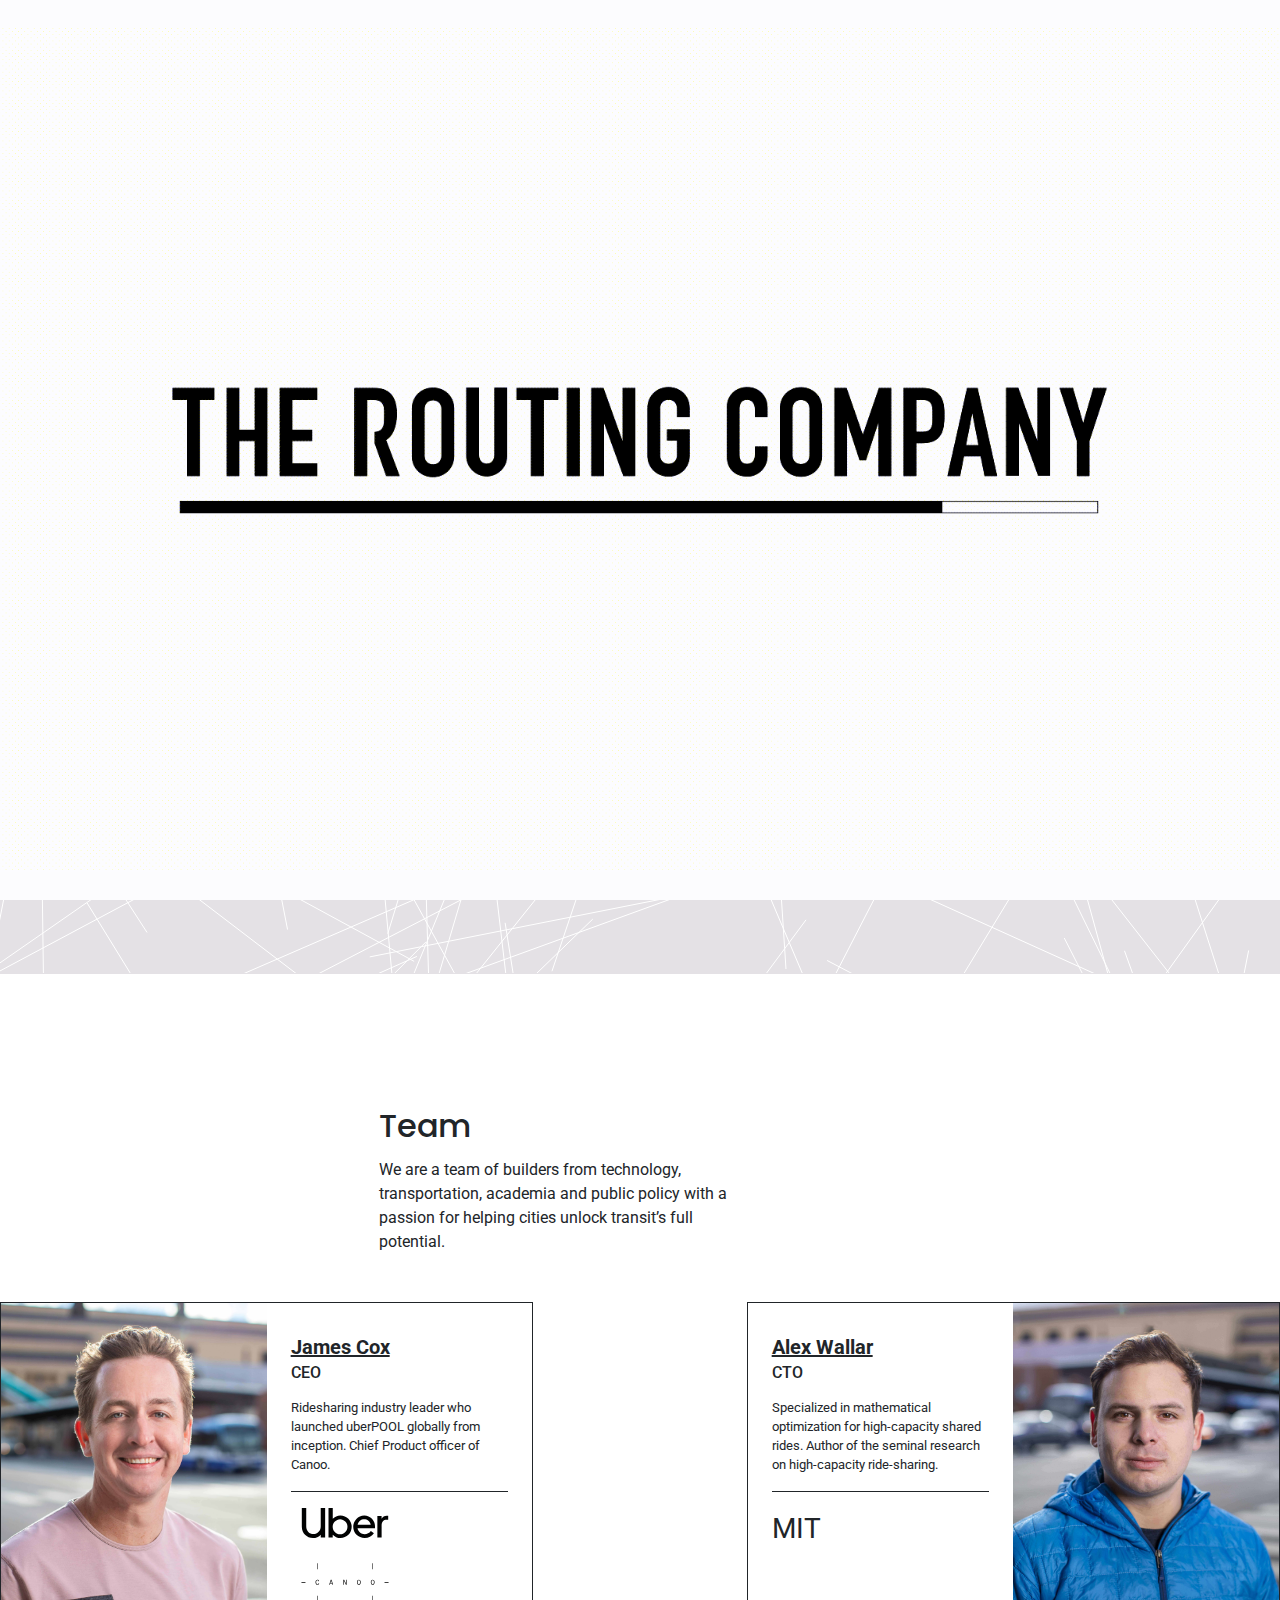
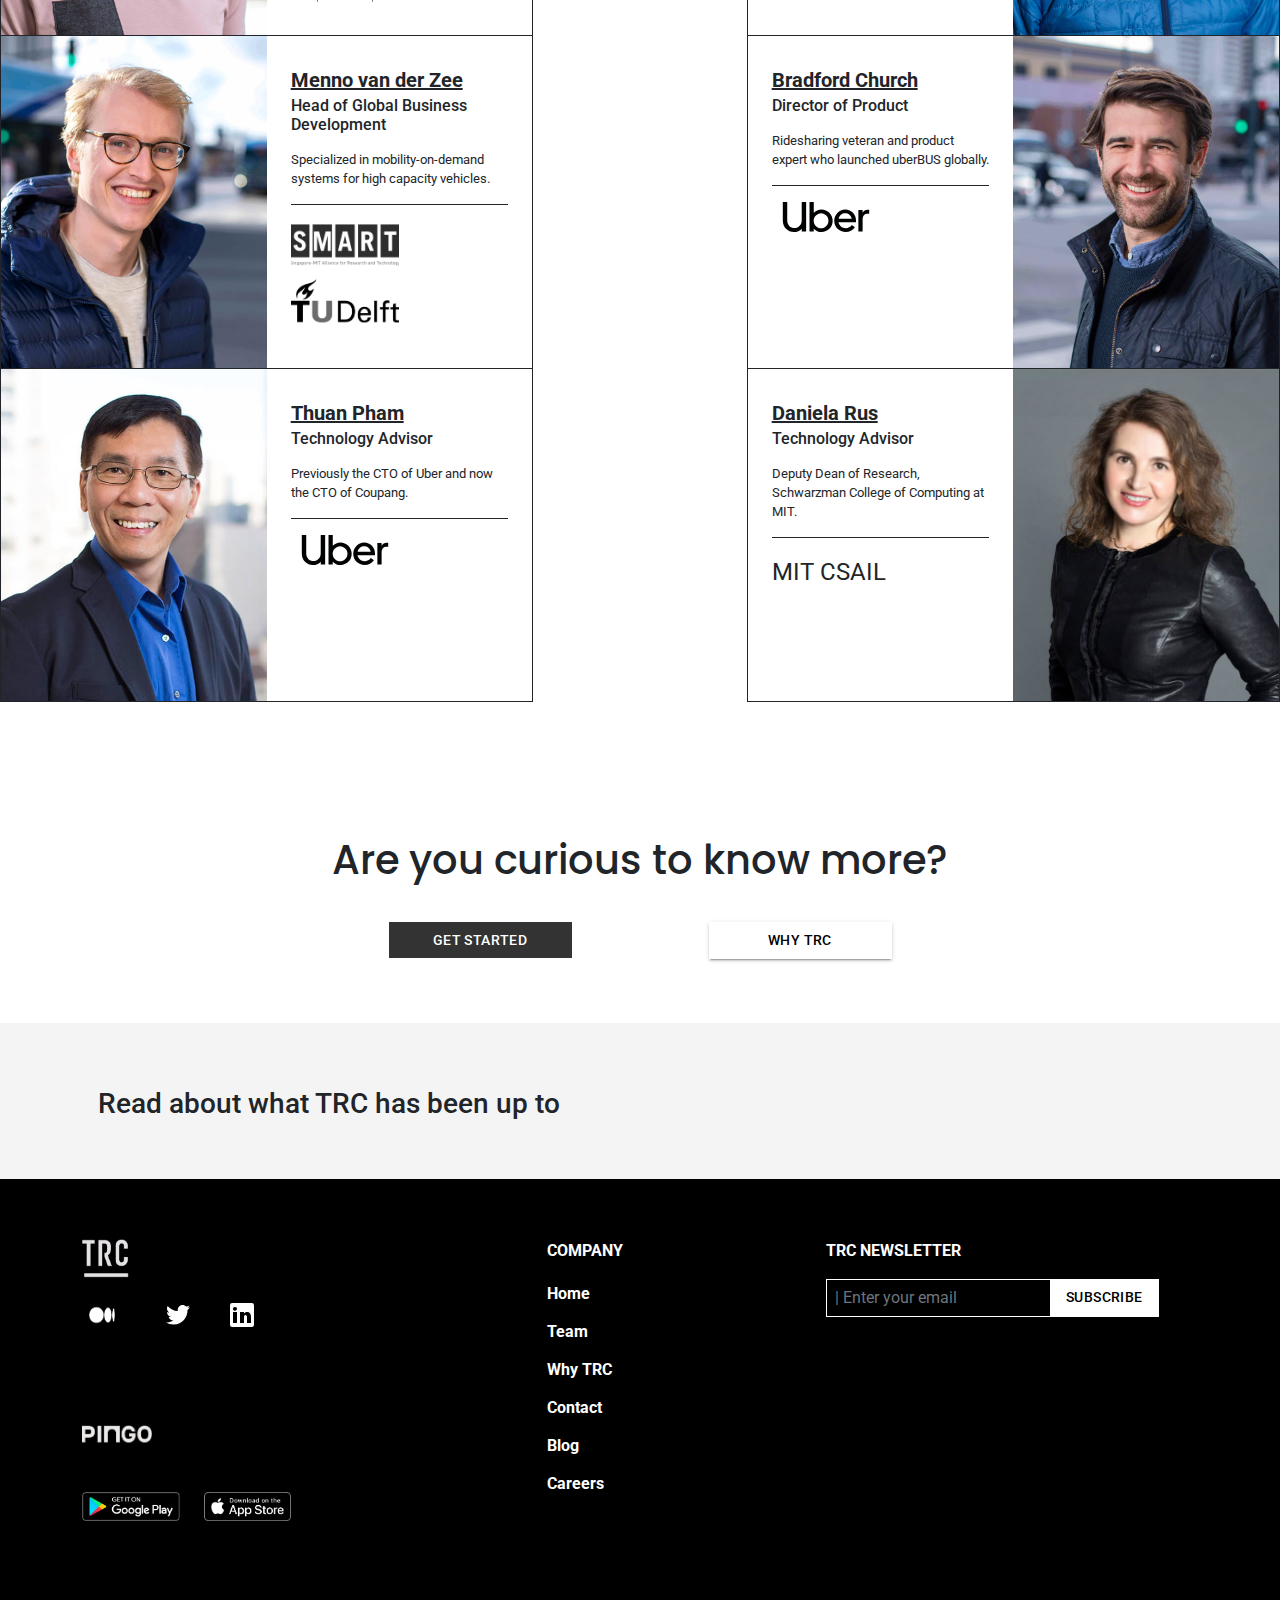
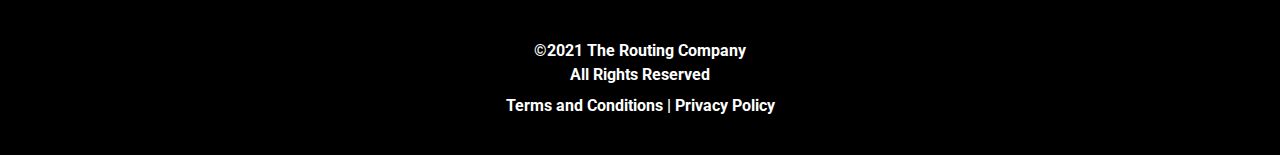
<file: index.html>
<!DOCTYPE html><html><head><meta charSet="utf-8"/><meta http-equiv="x-ua-compatible" content="ie=edge"/><meta name="viewport" content="width=device-width, initial-scale=1, shrink-to-fit=no"/><style data-href="/styles.62a5a24b6130374dc411.css" id="gatsby-global-css">/*!
 * Bootstrap v5.0.0-beta1 (https://getbootstrap.com/)
 * Copyright 2011-2020 The Bootstrap Authors
 * Copyright 2011-2020 Twitter, Inc.
 * Licensed under MIT (https://github.com/twbs/bootstrap/blob/main/LICENSE)
 */:root{--bs-blue:#0d6efd;--bs-indigo:#6610f2;--bs-purple:#6f42c1;--bs-pink:#d63384;--bs-red:#dc3545;--bs-orange:#fd7e14;--bs-yellow:#ffc107;--bs-green:#198754;--bs-teal:#20c997;--bs-cyan:#0dcaf0;--bs-white:#fff;--bs-gray:#6c757d;--bs-gray-dark:#343a40;--bs-primary:#0d6efd;--bs-secondary:#6c757d;--bs-success:#198754;--bs-info:#0dcaf0;--bs-warning:#ffc107;--bs-danger:#dc3545;--bs-light:#f8f9fa;--bs-dark:#212529;--bs-font-sans-serif:system-ui,-apple-system,"Segoe UI",Roboto,"Helvetica Neue",Arial,"Noto Sans","Liberation Sans",sans-serif,"Apple Color Emoji","Segoe UI Emoji","Segoe UI Symbol","Noto Color Emoji";--bs-font-monospace:SFMono-Regular,Menlo,Monaco,Consolas,"Liberation Mono","Courier New",monospace;--bs-gradient:linear-gradient(180deg,hsla(0,0%,100%,0.15),hsla(0,0%,100%,0))}*,:after,:before{box-sizing:border-box}@media (prefers-reduced-motion:no-preference){:root{scroll-behavior:smooth}}body{margin:0;font-family:var(--bs-font-sans-serif);font-size:1rem;font-weight:400;line-height:1.5;color:#212529;background-color:#fff;-webkit-text-size-adjust:100%;-webkit-tap-highlight-color:rgba(0,0,0,0)}[tabindex="-1"]:focus:not(:focus-visible){outline:0!important}hr{margin:1rem 0;color:inherit;background-color:currentColor;border:0;opacity:.25}hr:not([size]){height:1px}.h1,.h2,.h3,.h4,.h5,.h6,h1,h2,h3,h4,h5,h6{margin-top:0;margin-bottom:.5rem;font-weight:500;line-height:1.2}.h1,h1{font-size:calc(1.375rem + 1.5vw)}@media (min-width:1200px){.h1,h1{font-size:2.5rem}}.h2,h2{font-size:calc(1.325rem + .9vw)}@media (min-width:1200px){.h2,h2{font-size:2rem}}.h3,h3{font-size:calc(1.3rem + .6vw)}@media (min-width:1200px){.h3,h3{font-size:1.75rem}}.h4,h4{font-size:calc(1.275rem + .3vw)}@media (min-width:1200px){.h4,h4{font-size:1.5rem}}.h5,h5{font-size:1.25rem}.h6,h6{font-size:1rem}p{margin-top:0;margin-bottom:1rem}abbr[data-bs-original-title],abbr[title]{text-decoration:underline;-webkit-text-decoration:underline dotted;text-decoration:underline dotted;cursor:help;-webkit-text-decoration-skip-ink:none;text-decoration-skip-ink:none}address{margin-bottom:1rem;font-style:normal;line-height:inherit}ol,ul{padding-left:2rem}dl,ol,ul{margin-top:0;margin-bottom:1rem}ol ol,ol ul,ul ol,ul ul{margin-bottom:0}dt{font-weight:700}dd{margin-bottom:.5rem;margin-left:0}blockquote{margin:0 0 1rem}b,strong{font-weight:bolder}.small,small{font-size:.875em}.mark,mark{padding:.2em;background-color:#fcf8e3}sub,sup{position:relative;font-size:.75em;line-height:0;vertical-align:baseline}sub{bottom:-.25em}sup{top:-.5em}a{color:#0d6efd;text-decoration:underline}a:hover{color:#0a58ca}a:not([href]):not([class]),a:not([href]):not([class]):hover{color:inherit;text-decoration:none}code,kbd,pre,samp{font-family:var(--bs-font-monospace);font-size:1em;direction:ltr;unicode-bidi:bidi-override}pre{display:block;margin-top:0;margin-bottom:1rem;overflow:auto;font-size:.875em}pre code{font-size:inherit;color:inherit;word-break:normal}code{font-size:.875em;color:#d63384;word-wrap:break-word}a>code{color:inherit}kbd{padding:.2rem .4rem;font-size:.875em;color:#fff;background-color:#212529;border-radius:.2rem}kbd kbd{padding:0;font-size:1em;font-weight:700}figure{margin:0 0 1rem}img,svg{vertical-align:middle}table{caption-side:bottom;border-collapse:collapse}caption{padding-top:.5rem;padding-bottom:.5rem;color:#6c757d;text-align:left}th{text-align:inherit;text-align:-webkit-match-parent}tbody,td,tfoot,th,thead,tr{border:0 solid;border-color:inherit}label{display:inline-block}button{border-radius:0}button:focus{outline:1px dotted;outline:5px auto -webkit-focus-ring-color}button,input,optgroup,select,textarea{margin:0;font-family:inherit;font-size:inherit;line-height:inherit}button,select{text-transform:none}[role=button]{cursor:pointer}select{word-wrap:normal}[list]::-webkit-calendar-picker-indicator{display:none}[type=button],[type=reset],[type=submit],button{-webkit-appearance:button}[type=button]:not(:disabled),[type=reset]:not(:disabled),[type=submit]:not(:disabled),button:not(:disabled){cursor:pointer}::-moz-focus-inner{padding:0;border-style:none}textarea{resize:vertical}fieldset{min-width:0;padding:0;margin:0;border:0}legend{float:left;width:100%;padding:0;margin-bottom:.5rem;font-size:calc(1.275rem + .3vw);line-height:inherit}@media (min-width:1200px){legend{font-size:1.5rem}}legend+*{clear:left}::-webkit-datetime-edit-day-field,::-webkit-datetime-edit-fields-wrapper,::-webkit-datetime-edit-hour-field,::-webkit-datetime-edit-minute,::-webkit-datetime-edit-month-field,::-webkit-datetime-edit-text,::-webkit-datetime-edit-year-field{padding:0}::-webkit-inner-spin-button{height:auto}[type=search]{outline-offset:-2px;-webkit-appearance:textfield}::-webkit-search-decoration{-webkit-appearance:none}::-webkit-color-swatch-wrapper{padding:0}::file-selector-button{font:inherit}::-webkit-file-upload-button{font:inherit;-webkit-appearance:button}output{display:inline-block}iframe{border:0}summary{display:list-item;cursor:pointer}progress{vertical-align:baseline}[hidden]{display:none!important}.lead{font-size:1.25rem;font-weight:300}.display-1{font-size:calc(1.625rem + 4.5vw);font-weight:300;line-height:1.2}@media (min-width:1200px){.display-1{font-size:5rem}}.display-2{font-size:calc(1.575rem + 3.9vw);font-weight:300;line-height:1.2}@media (min-width:1200px){.display-2{font-size:4.5rem}}.display-3{font-size:calc(1.525rem + 3.3vw);font-weight:300;line-height:1.2}@media (min-width:1200px){.display-3{font-size:4rem}}.display-4{font-size:calc(1.475rem + 2.7vw);font-weight:300;line-height:1.2}@media (min-width:1200px){.display-4{font-size:3.5rem}}.display-5{font-size:calc(1.425rem + 2.1vw);font-weight:300;line-height:1.2}@media (min-width:1200px){.display-5{font-size:3rem}}.display-6{font-size:calc(1.375rem + 1.5vw);font-weight:300;line-height:1.2}@media (min-width:1200px){.display-6{font-size:2.5rem}}.list-inline,.list-unstyled{padding-left:0;list-style:none}.list-inline-item{display:inline-block}.list-inline-item:not(:last-child){margin-right:.5rem}.initialism{font-size:.875em;text-transform:uppercase}.blockquote{margin-bottom:1rem;font-size:1.25rem}.blockquote>:last-child{margin-bottom:0}.blockquote-footer{margin-top:-1rem;margin-bottom:1rem;font-size:.875em;color:#6c757d}.blockquote-footer:before{content:"\2014\A0"}.img-fluid,.img-thumbnail{max-width:100%;height:auto}.img-thumbnail{padding:.25rem;background-color:#fff;border:1px solid #dee2e6;border-radius:.25rem}.figure{display:inline-block}.figure-img{margin-bottom:.5rem;line-height:1}.figure-caption{font-size:.875em;color:#6c757d}.container,.container-fluid,.container-lg,.container-md,.container-sm,.container-xl,.container-xxl{width:100%;padding-right:var(--bs-gutter-x,.75rem);padding-left:var(--bs-gutter-x,.75rem);margin-right:auto;margin-left:auto}@media (min-width:576px){.container,.container-sm{max-width:540px}}@media (min-width:768px){.container,.container-md,.container-sm{max-width:720px}}@media (min-width:992px){.container,.container-lg,.container-md,.container-sm{max-width:960px}}@media (min-width:1200px){.container,.container-lg,.container-md,.container-sm,.container-xl{max-width:1140px}}@media (min-width:1400px){.container,.container-lg,.container-md,.container-sm,.container-xl,.container-xxl{max-width:1320px}}.row{--bs-gutter-x:1.5rem;--bs-gutter-y:0;display:flex;flex-wrap:wrap;margin-top:calc(var(--bs-gutter-y)*-1);margin-right:calc(var(--bs-gutter-x)/-2);margin-left:calc(var(--bs-gutter-x)/-2)}.row>*{flex-shrink:0;width:100%;max-width:100%;padding-right:calc(var(--bs-gutter-x)/2);padding-left:calc(var(--bs-gutter-x)/2);margin-top:var(--bs-gutter-y)}.col{flex:1 0}.row-cols-auto>*{flex:0 0 auto;width:auto}.row-cols-1>*{flex:0 0 auto;width:100%}.row-cols-2>*{flex:0 0 auto;width:50%}.row-cols-3>*{flex:0 0 auto;width:33.3333333333%}.row-cols-4>*{flex:0 0 auto;width:25%}.row-cols-5>*{flex:0 0 auto;width:20%}.row-cols-6>*{flex:0 0 auto;width:16.6666666667%}.col-auto{flex:0 0 auto;width:auto}.col-1{flex:0 0 auto;width:8.3333333333%}.col-2{flex:0 0 auto;width:16.6666666667%}.col-3{flex:0 0 auto;width:25%}.col-4{flex:0 0 auto;width:33.3333333333%}.col-5{flex:0 0 auto;width:41.6666666667%}.col-6{flex:0 0 auto;width:50%}.col-7{flex:0 0 auto;width:58.3333333333%}.col-8{flex:0 0 auto;width:66.6666666667%}.col-9{flex:0 0 auto;width:75%}.col-10{flex:0 0 auto;width:83.3333333333%}.col-11{flex:0 0 auto;width:91.6666666667%}.col-12{flex:0 0 auto;width:100%}.offset-1{margin-left:8.3333333333%}.offset-2{margin-left:16.6666666667%}.offset-3{margin-left:25%}.offset-4{margin-left:33.3333333333%}.offset-5{margin-left:41.6666666667%}.offset-6{margin-left:50%}.offset-7{margin-left:58.3333333333%}.offset-8{margin-left:66.6666666667%}.offset-9{margin-left:75%}.offset-10{margin-left:83.3333333333%}.offset-11{margin-left:91.6666666667%}.g-0,.gx-0{--bs-gutter-x:0}.g-0,.gy-0{--bs-gutter-y:0}.g-1,.gx-1{--bs-gutter-x:0.25rem}.g-1,.gy-1{--bs-gutter-y:0.25rem}.g-2,.gx-2{--bs-gutter-x:0.5rem}.g-2,.gy-2{--bs-gutter-y:0.5rem}.g-3,.gx-3{--bs-gutter-x:1rem}.g-3,.gy-3{--bs-gutter-y:1rem}.g-4,.gx-4{--bs-gutter-x:1.5rem}.g-4,.gy-4{--bs-gutter-y:1.5rem}.g-5,.gx-5{--bs-gutter-x:3rem}.g-5,.gy-5{--bs-gutter-y:3rem}@media (min-width:576px){.col-sm{flex:1 0}.row-cols-sm-auto>*{flex:0 0 auto;width:auto}.row-cols-sm-1>*{flex:0 0 auto;width:100%}.row-cols-sm-2>*{flex:0 0 auto;width:50%}.row-cols-sm-3>*{flex:0 0 auto;width:33.3333333333%}.row-cols-sm-4>*{flex:0 0 auto;width:25%}.row-cols-sm-5>*{flex:0 0 auto;width:20%}.row-cols-sm-6>*{flex:0 0 auto;width:16.6666666667%}.col-sm-auto{flex:0 0 auto;width:auto}.col-sm-1{flex:0 0 auto;width:8.3333333333%}.col-sm-2{flex:0 0 auto;width:16.6666666667%}.col-sm-3{flex:0 0 auto;width:25%}.col-sm-4{flex:0 0 auto;width:33.3333333333%}.col-sm-5{flex:0 0 auto;width:41.6666666667%}.col-sm-6{flex:0 0 auto;width:50%}.col-sm-7{flex:0 0 auto;width:58.3333333333%}.col-sm-8{flex:0 0 auto;width:66.6666666667%}.col-sm-9{flex:0 0 auto;width:75%}.col-sm-10{flex:0 0 auto;width:83.3333333333%}.col-sm-11{flex:0 0 auto;width:91.6666666667%}.col-sm-12{flex:0 0 auto;width:100%}.offset-sm-0{margin-left:0}.offset-sm-1{margin-left:8.3333333333%}.offset-sm-2{margin-left:16.6666666667%}.offset-sm-3{margin-left:25%}.offset-sm-4{margin-left:33.3333333333%}.offset-sm-5{margin-left:41.6666666667%}.offset-sm-6{margin-left:50%}.offset-sm-7{margin-left:58.3333333333%}.offset-sm-8{margin-left:66.6666666667%}.offset-sm-9{margin-left:75%}.offset-sm-10{margin-left:83.3333333333%}.offset-sm-11{margin-left:91.6666666667%}.g-sm-0,.gx-sm-0{--bs-gutter-x:0}.g-sm-0,.gy-sm-0{--bs-gutter-y:0}.g-sm-1,.gx-sm-1{--bs-gutter-x:0.25rem}.g-sm-1,.gy-sm-1{--bs-gutter-y:0.25rem}.g-sm-2,.gx-sm-2{--bs-gutter-x:0.5rem}.g-sm-2,.gy-sm-2{--bs-gutter-y:0.5rem}.g-sm-3,.gx-sm-3{--bs-gutter-x:1rem}.g-sm-3,.gy-sm-3{--bs-gutter-y:1rem}.g-sm-4,.gx-sm-4{--bs-gutter-x:1.5rem}.g-sm-4,.gy-sm-4{--bs-gutter-y:1.5rem}.g-sm-5,.gx-sm-5{--bs-gutter-x:3rem}.g-sm-5,.gy-sm-5{--bs-gutter-y:3rem}}@media (min-width:768px){.col-md{flex:1 0}.row-cols-md-auto>*{flex:0 0 auto;width:auto}.row-cols-md-1>*{flex:0 0 auto;width:100%}.row-cols-md-2>*{flex:0 0 auto;width:50%}.row-cols-md-3>*{flex:0 0 auto;width:33.3333333333%}.row-cols-md-4>*{flex:0 0 auto;width:25%}.row-cols-md-5>*{flex:0 0 auto;width:20%}.row-cols-md-6>*{flex:0 0 auto;width:16.6666666667%}.col-md-auto{flex:0 0 auto;width:auto}.col-md-1{flex:0 0 auto;width:8.3333333333%}.col-md-2{flex:0 0 auto;width:16.6666666667%}.col-md-3{flex:0 0 auto;width:25%}.col-md-4{flex:0 0 auto;width:33.3333333333%}.col-md-5{flex:0 0 auto;width:41.6666666667%}.col-md-6{flex:0 0 auto;width:50%}.col-md-7{flex:0 0 auto;width:58.3333333333%}.col-md-8{flex:0 0 auto;width:66.6666666667%}.col-md-9{flex:0 0 auto;width:75%}.col-md-10{flex:0 0 auto;width:83.3333333333%}.col-md-11{flex:0 0 auto;width:91.6666666667%}.col-md-12{flex:0 0 auto;width:100%}.offset-md-0{margin-left:0}.offset-md-1{margin-left:8.3333333333%}.offset-md-2{margin-left:16.6666666667%}.offset-md-3{margin-left:25%}.offset-md-4{margin-left:33.3333333333%}.offset-md-5{margin-left:41.6666666667%}.offset-md-6{margin-left:50%}.offset-md-7{margin-left:58.3333333333%}.offset-md-8{margin-left:66.6666666667%}.offset-md-9{margin-left:75%}.offset-md-10{margin-left:83.3333333333%}.offset-md-11{margin-left:91.6666666667%}.g-md-0,.gx-md-0{--bs-gutter-x:0}.g-md-0,.gy-md-0{--bs-gutter-y:0}.g-md-1,.gx-md-1{--bs-gutter-x:0.25rem}.g-md-1,.gy-md-1{--bs-gutter-y:0.25rem}.g-md-2,.gx-md-2{--bs-gutter-x:0.5rem}.g-md-2,.gy-md-2{--bs-gutter-y:0.5rem}.g-md-3,.gx-md-3{--bs-gutter-x:1rem}.g-md-3,.gy-md-3{--bs-gutter-y:1rem}.g-md-4,.gx-md-4{--bs-gutter-x:1.5rem}.g-md-4,.gy-md-4{--bs-gutter-y:1.5rem}.g-md-5,.gx-md-5{--bs-gutter-x:3rem}.g-md-5,.gy-md-5{--bs-gutter-y:3rem}}@media (min-width:992px){.col-lg{flex:1 0}.row-cols-lg-auto>*{flex:0 0 auto;width:auto}.row-cols-lg-1>*{flex:0 0 auto;width:100%}.row-cols-lg-2>*{flex:0 0 auto;width:50%}.row-cols-lg-3>*{flex:0 0 auto;width:33.3333333333%}.row-cols-lg-4>*{flex:0 0 auto;width:25%}.row-cols-lg-5>*{flex:0 0 auto;width:20%}.row-cols-lg-6>*{flex:0 0 auto;width:16.6666666667%}.col-lg-auto{flex:0 0 auto;width:auto}.col-lg-1{flex:0 0 auto;width:8.3333333333%}.col-lg-2{flex:0 0 auto;width:16.6666666667%}.col-lg-3{flex:0 0 auto;width:25%}.col-lg-4{flex:0 0 auto;width:33.3333333333%}.col-lg-5{flex:0 0 auto;width:41.6666666667%}.col-lg-6{flex:0 0 auto;width:50%}.col-lg-7{flex:0 0 auto;width:58.3333333333%}.col-lg-8{flex:0 0 auto;width:66.6666666667%}.col-lg-9{flex:0 0 auto;width:75%}.col-lg-10{flex:0 0 auto;width:83.3333333333%}.col-lg-11{flex:0 0 auto;width:91.6666666667%}.col-lg-12{flex:0 0 auto;width:100%}.offset-lg-0{margin-left:0}.offset-lg-1{margin-left:8.3333333333%}.offset-lg-2{margin-left:16.6666666667%}.offset-lg-3{margin-left:25%}.offset-lg-4{margin-left:33.3333333333%}.offset-lg-5{margin-left:41.6666666667%}.offset-lg-6{margin-left:50%}.offset-lg-7{margin-left:58.3333333333%}.offset-lg-8{margin-left:66.6666666667%}.offset-lg-9{margin-left:75%}.offset-lg-10{margin-left:83.3333333333%}.offset-lg-11{margin-left:91.6666666667%}.g-lg-0,.gx-lg-0{--bs-gutter-x:0}.g-lg-0,.gy-lg-0{--bs-gutter-y:0}.g-lg-1,.gx-lg-1{--bs-gutter-x:0.25rem}.g-lg-1,.gy-lg-1{--bs-gutter-y:0.25rem}.g-lg-2,.gx-lg-2{--bs-gutter-x:0.5rem}.g-lg-2,.gy-lg-2{--bs-gutter-y:0.5rem}.g-lg-3,.gx-lg-3{--bs-gutter-x:1rem}.g-lg-3,.gy-lg-3{--bs-gutter-y:1rem}.g-lg-4,.gx-lg-4{--bs-gutter-x:1.5rem}.g-lg-4,.gy-lg-4{--bs-gutter-y:1.5rem}.g-lg-5,.gx-lg-5{--bs-gutter-x:3rem}.g-lg-5,.gy-lg-5{--bs-gutter-y:3rem}}@media (min-width:1200px){.col-xl{flex:1 0}.row-cols-xl-auto>*{flex:0 0 auto;width:auto}.row-cols-xl-1>*{flex:0 0 auto;width:100%}.row-cols-xl-2>*{flex:0 0 auto;width:50%}.row-cols-xl-3>*{flex:0 0 auto;width:33.3333333333%}.row-cols-xl-4>*{flex:0 0 auto;width:25%}.row-cols-xl-5>*{flex:0 0 auto;width:20%}.row-cols-xl-6>*{flex:0 0 auto;width:16.6666666667%}.col-xl-auto{flex:0 0 auto;width:auto}.col-xl-1{flex:0 0 auto;width:8.3333333333%}.col-xl-2{flex:0 0 auto;width:16.6666666667%}.col-xl-3{flex:0 0 auto;width:25%}.col-xl-4{flex:0 0 auto;width:33.3333333333%}.col-xl-5{flex:0 0 auto;width:41.6666666667%}.col-xl-6{flex:0 0 auto;width:50%}.col-xl-7{flex:0 0 auto;width:58.3333333333%}.col-xl-8{flex:0 0 auto;width:66.6666666667%}.col-xl-9{flex:0 0 auto;width:75%}.col-xl-10{flex:0 0 auto;width:83.3333333333%}.col-xl-11{flex:0 0 auto;width:91.6666666667%}.col-xl-12{flex:0 0 auto;width:100%}.offset-xl-0{margin-left:0}.offset-xl-1{margin-left:8.3333333333%}.offset-xl-2{margin-left:16.6666666667%}.offset-xl-3{margin-left:25%}.offset-xl-4{margin-left:33.3333333333%}.offset-xl-5{margin-left:41.6666666667%}.offset-xl-6{margin-left:50%}.offset-xl-7{margin-left:58.3333333333%}.offset-xl-8{margin-left:66.6666666667%}.offset-xl-9{margin-left:75%}.offset-xl-10{margin-left:83.3333333333%}.offset-xl-11{margin-left:91.6666666667%}.g-xl-0,.gx-xl-0{--bs-gutter-x:0}.g-xl-0,.gy-xl-0{--bs-gutter-y:0}.g-xl-1,.gx-xl-1{--bs-gutter-x:0.25rem}.g-xl-1,.gy-xl-1{--bs-gutter-y:0.25rem}.g-xl-2,.gx-xl-2{--bs-gutter-x:0.5rem}.g-xl-2,.gy-xl-2{--bs-gutter-y:0.5rem}.g-xl-3,.gx-xl-3{--bs-gutter-x:1rem}.g-xl-3,.gy-xl-3{--bs-gutter-y:1rem}.g-xl-4,.gx-xl-4{--bs-gutter-x:1.5rem}.g-xl-4,.gy-xl-4{--bs-gutter-y:1.5rem}.g-xl-5,.gx-xl-5{--bs-gutter-x:3rem}.g-xl-5,.gy-xl-5{--bs-gutter-y:3rem}}@media (min-width:1400px){.col-xxl{flex:1 0}.row-cols-xxl-auto>*{flex:0 0 auto;width:auto}.row-cols-xxl-1>*{flex:0 0 auto;width:100%}.row-cols-xxl-2>*{flex:0 0 auto;width:50%}.row-cols-xxl-3>*{flex:0 0 auto;width:33.3333333333%}.row-cols-xxl-4>*{flex:0 0 auto;width:25%}.row-cols-xxl-5>*{flex:0 0 auto;width:20%}.row-cols-xxl-6>*{flex:0 0 auto;width:16.6666666667%}.col-xxl-auto{flex:0 0 auto;width:auto}.col-xxl-1{flex:0 0 auto;width:8.3333333333%}.col-xxl-2{flex:0 0 auto;width:16.6666666667%}.col-xxl-3{flex:0 0 auto;width:25%}.col-xxl-4{flex:0 0 auto;width:33.3333333333%}.col-xxl-5{flex:0 0 auto;width:41.6666666667%}.col-xxl-6{flex:0 0 auto;width:50%}.col-xxl-7{flex:0 0 auto;width:58.3333333333%}.col-xxl-8{flex:0 0 auto;width:66.6666666667%}.col-xxl-9{flex:0 0 auto;width:75%}.col-xxl-10{flex:0 0 auto;width:83.3333333333%}.col-xxl-11{flex:0 0 auto;width:91.6666666667%}.col-xxl-12{flex:0 0 auto;width:100%}.offset-xxl-0{margin-left:0}.offset-xxl-1{margin-left:8.3333333333%}.offset-xxl-2{margin-left:16.6666666667%}.offset-xxl-3{margin-left:25%}.offset-xxl-4{margin-left:33.3333333333%}.offset-xxl-5{margin-left:41.6666666667%}.offset-xxl-6{margin-left:50%}.offset-xxl-7{margin-left:58.3333333333%}.offset-xxl-8{margin-left:66.6666666667%}.offset-xxl-9{margin-left:75%}.offset-xxl-10{margin-left:83.3333333333%}.offset-xxl-11{margin-left:91.6666666667%}.g-xxl-0,.gx-xxl-0{--bs-gutter-x:0}.g-xxl-0,.gy-xxl-0{--bs-gutter-y:0}.g-xxl-1,.gx-xxl-1{--bs-gutter-x:0.25rem}.g-xxl-1,.gy-xxl-1{--bs-gutter-y:0.25rem}.g-xxl-2,.gx-xxl-2{--bs-gutter-x:0.5rem}.g-xxl-2,.gy-xxl-2{--bs-gutter-y:0.5rem}.g-xxl-3,.gx-xxl-3{--bs-gutter-x:1rem}.g-xxl-3,.gy-xxl-3{--bs-gutter-y:1rem}.g-xxl-4,.gx-xxl-4{--bs-gutter-x:1.5rem}.g-xxl-4,.gy-xxl-4{--bs-gutter-y:1.5rem}.g-xxl-5,.gx-xxl-5{--bs-gutter-x:3rem}.g-xxl-5,.gy-xxl-5{--bs-gutter-y:3rem}}.table{--bs-table-bg:transparent;--bs-table-striped-color:#212529;--bs-table-striped-bg:rgba(0,0,0,0.05);--bs-table-active-color:#212529;--bs-table-active-bg:rgba(0,0,0,0.1);--bs-table-hover-color:#212529;--bs-table-hover-bg:rgba(0,0,0,0.075);width:100%;margin-bottom:1rem;color:#212529;vertical-align:top;border-color:#dee2e6}.table>:not(caption)>*>*{padding:.5rem;background-color:var(--bs-table-bg);background-image:linear-gradient(var(--bs-table-accent-bg),var(--bs-table-accent-bg));border-bottom-width:1px}.table>tbody{vertical-align:inherit}.table>thead{vertical-align:bottom}.table>:not(:last-child)>:last-child>*{border-bottom-color:currentColor}.caption-top{caption-side:top}.table-sm>:not(caption)>*>*{padding:.25rem}.table-bordered>:not(caption)>*{border-width:1px 0}.table-bordered>:not(caption)>*>*{border-width:0 1px}.table-borderless>:not(caption)>*>*{border-bottom-width:0}.table-striped>tbody>tr:nth-of-type(odd){--bs-table-accent-bg:var(--bs-table-striped-bg);color:var(--bs-table-striped-color)}.table-active{--bs-table-accent-bg:var(--bs-table-active-bg);color:var(--bs-table-active-color)}.table-hover>tbody>tr:hover{--bs-table-accent-bg:var(--bs-table-hover-bg);color:var(--bs-table-hover-color)}.table-primary{--bs-table-bg:#cfe2ff;--bs-table-striped-bg:#c5d7f2;--bs-table-striped-color:#000;--bs-table-active-bg:#bacbe6;--bs-table-active-color:#000;--bs-table-hover-bg:#bfd1ec;--bs-table-hover-color:#000;color:#000;border-color:#bacbe6}.table-secondary{--bs-table-bg:#e2e3e5;--bs-table-striped-bg:#d7d8da;--bs-table-striped-color:#000;--bs-table-active-bg:#cbccce;--bs-table-active-color:#000;--bs-table-hover-bg:#d1d2d4;--bs-table-hover-color:#000;color:#000;border-color:#cbccce}.table-success{--bs-table-bg:#d1e7dd;--bs-table-striped-bg:#c7dbd2;--bs-table-striped-color:#000;--bs-table-active-bg:#bcd0c7;--bs-table-active-color:#000;--bs-table-hover-bg:#c1d6cc;--bs-table-hover-color:#000;color:#000;border-color:#bcd0c7}.table-info{--bs-table-bg:#cff4fc;--bs-table-striped-bg:#c5e8ef;--bs-table-striped-color:#000;--bs-table-active-bg:#badce3;--bs-table-active-color:#000;--bs-table-hover-bg:#bfe2e9;--bs-table-hover-color:#000;color:#000;border-color:#badce3}.table-warning{--bs-table-bg:#fff3cd;--bs-table-striped-bg:#f2e7c3;--bs-table-striped-color:#000;--bs-table-active-bg:#e6dbb9;--bs-table-active-color:#000;--bs-table-hover-bg:#ece1be;--bs-table-hover-color:#000;color:#000;border-color:#e6dbb9}.table-danger{--bs-table-bg:#f8d7da;--bs-table-striped-bg:#eccccf;--bs-table-striped-color:#000;--bs-table-active-bg:#dfc2c4;--bs-table-active-color:#000;--bs-table-hover-bg:#e5c7ca;--bs-table-hover-color:#000;color:#000;border-color:#dfc2c4}.table-light{--bs-table-bg:#f8f9fa;--bs-table-striped-bg:#ecedee;--bs-table-striped-color:#000;--bs-table-active-bg:#dfe0e1;--bs-table-active-color:#000;--bs-table-hover-bg:#e5e6e7;--bs-table-hover-color:#000;color:#000;border-color:#dfe0e1}.table-dark{--bs-table-bg:#212529;--bs-table-striped-bg:#2c3034;--bs-table-striped-color:#fff;--bs-table-active-bg:#373b3e;--bs-table-active-color:#fff;--bs-table-hover-bg:#323539;--bs-table-hover-color:#fff;color:#fff;border-color:#373b3e}.table-responsive{overflow-x:auto;-webkit-overflow-scrolling:touch}@media (max-width:575.98px){.table-responsive-sm{overflow-x:auto;-webkit-overflow-scrolling:touch}}@media (max-width:767.98px){.table-responsive-md{overflow-x:auto;-webkit-overflow-scrolling:touch}}@media (max-width:991.98px){.table-responsive-lg{overflow-x:auto;-webkit-overflow-scrolling:touch}}@media (max-width:1199.98px){.table-responsive-xl{overflow-x:auto;-webkit-overflow-scrolling:touch}}@media (max-width:1399.98px){.table-responsive-xxl{overflow-x:auto;-webkit-overflow-scrolling:touch}}.form-label{margin-bottom:.5rem}.col-form-label{padding-top:calc(.375rem + 1px);padding-bottom:calc(.375rem + 1px);margin-bottom:0;font-size:inherit;line-height:1.5}.col-form-label-lg{padding-top:calc(.5rem + 1px);padding-bottom:calc(.5rem + 1px);font-size:1.25rem}.col-form-label-sm{padding-top:calc(.25rem + 1px);padding-bottom:calc(.25rem + 1px);font-size:.875rem}.form-text{margin-top:.25rem;font-size:.875em;color:#6c757d}.form-control{display:block;width:100%;padding:.375rem .75rem;font-size:1rem;font-weight:400;line-height:1.5;color:#212529;background-color:#fff;background-clip:padding-box;border:1px solid #ced4da;-webkit-appearance:none;appearance:none;border-radius:.25rem;transition:border-color .15s ease-in-out,box-shadow .15s ease-in-out}@media (prefers-reduced-motion:reduce){.form-control{transition:none}}.form-control[type=file]{overflow:hidden}.form-control[type=file]:not(:disabled):not([readonly]){cursor:pointer}.form-control:focus{color:#212529;background-color:#fff;border-color:#86b7fe;outline:0;box-shadow:0 0 0 .25rem rgba(13,110,253,.25)}.form-control::-webkit-date-and-time-value{height:1.5em}.form-control::-webkit-input-placeholder{color:#6c757d;opacity:1}.form-control:-ms-input-placeholder{color:#6c757d;opacity:1}.form-control::-ms-input-placeholder{color:#6c757d;opacity:1}.form-control::placeholder{color:#6c757d;opacity:1}.form-control:disabled,.form-control[readonly]{background-color:#e9ecef;opacity:1}.form-control::file-selector-button{padding:.375rem .75rem;margin:-.375rem -.75rem;-webkit-margin-end:.75rem;margin-inline-end:.75rem;color:#212529;background-color:#e9ecef;pointer-events:none;border:0 solid;border-color:inherit;border-inline-end-width:1px;border-radius:0;transition:color .15s ease-in-out,background-color .15s ease-in-out,border-color .15s ease-in-out,box-shadow .15s ease-in-out}@media (prefers-reduced-motion:reduce){.form-control::file-selector-button{transition:none}}.form-control:hover:not(:disabled):not([readonly])::file-selector-button{background-color:#dde0e3}.form-control::-webkit-file-upload-button{padding:.375rem .75rem;margin:-.375rem -.75rem;-webkit-margin-end:.75rem;margin-inline-end:.75rem;color:#212529;background-color:#e9ecef;pointer-events:none;border:0 solid;border-color:inherit;border-inline-end-width:1px;border-radius:0;-webkit-transition:color .15s ease-in-out,background-color .15s ease-in-out,border-color .15s ease-in-out,box-shadow .15s ease-in-out;transition:color .15s ease-in-out,background-color .15s ease-in-out,border-color .15s ease-in-out,box-shadow .15s ease-in-out}@media (prefers-reduced-motion:reduce){.form-control::-webkit-file-upload-button{-webkit-transition:none;transition:none}}.form-control:hover:not(:disabled):not([readonly])::-webkit-file-upload-button{background-color:#dde0e3}.form-control-plaintext{display:block;width:100%;padding:.375rem 0;margin-bottom:0;line-height:1.5;color:#212529;background-color:transparent;border:solid transparent;border-width:1px 0}.form-control-plaintext.form-control-lg,.form-control-plaintext.form-control-sm{padding-right:0;padding-left:0}.form-control-sm{min-height:calc(1.5em + .5rem + 2px);padding:.25rem .5rem;font-size:.875rem;border-radius:.2rem}.form-control-sm::file-selector-button{padding:.25rem .5rem;margin:-.25rem -.5rem;-webkit-margin-end:.5rem;margin-inline-end:.5rem}.form-control-sm::-webkit-file-upload-button{padding:.25rem .5rem;margin:-.25rem -.5rem;-webkit-margin-end:.5rem;margin-inline-end:.5rem}.form-control-lg{min-height:calc(1.5em + 1rem + 2px);padding:.5rem 1rem;font-size:1.25rem;border-radius:.3rem}.form-control-lg::file-selector-button{padding:.5rem 1rem;margin:-.5rem -1rem;-webkit-margin-end:1rem;margin-inline-end:1rem}.form-control-lg::-webkit-file-upload-button{padding:.5rem 1rem;margin:-.5rem -1rem;-webkit-margin-end:1rem;margin-inline-end:1rem}textarea.form-control{min-height:calc(1.5em + .75rem + 2px)}textarea.form-control-sm{min-height:calc(1.5em + .5rem + 2px)}textarea.form-control-lg{min-height:calc(1.5em + 1rem + 2px)}.form-control-color{max-width:3rem;height:auto;padding:.375rem}.form-control-color:not(:disabled):not([readonly]){cursor:pointer}.form-control-color::-moz-color-swatch{height:1.5em;border-radius:.25rem}.form-control-color::-webkit-color-swatch{height:1.5em;border-radius:.25rem}.form-select{display:block;width:100%;padding:.375rem 1.75rem .375rem .75rem;font-size:1rem;font-weight:400;line-height:1.5;color:#212529;vertical-align:middle;background-color:#fff;background-image:url("data:image/svg+xml;charset=utf-8,%3Csvg xmlns='http://www.w3.org/2000/svg' viewBox='0 0 16 16'%3E%3Cpath fill='none' stroke='%23343a40' stroke-linecap='round' stroke-linejoin='round' stroke-width='2' d='M2 5l6 6 6-6'/%3E%3C/svg%3E");background-repeat:no-repeat;background-position:right .75rem center;background-size:16px 12px;border:1px solid #ced4da;border-radius:.25rem;-webkit-appearance:none;appearance:none}.form-select:focus{border-color:#86b7fe;outline:0;box-shadow:0 0 0 .25rem rgba(13,110,253,.25)}.form-select[multiple],.form-select[size]:not([size="1"]){padding-right:.75rem;background-image:none}.form-select:disabled{color:#6c757d;background-color:#e9ecef}.form-select:-moz-focusring{color:transparent;text-shadow:0 0 0 #212529}.form-select-sm{padding-top:.25rem;padding-bottom:.25rem;padding-left:.5rem;font-size:.875rem}.form-select-lg{padding-top:.5rem;padding-bottom:.5rem;padding-left:1rem;font-size:1.25rem}.form-check{display:block;min-height:1.5rem;padding-left:1.5em;margin-bottom:.125rem}.form-check .form-check-input{float:left;margin-left:-1.5em}.form-check-input{width:1em;height:1em;margin-top:.25em;vertical-align:top;background-color:#fff;background-repeat:no-repeat;background-position:50%;background-size:contain;border:1px solid rgba(0,0,0,.25);-webkit-appearance:none;appearance:none;-webkit-print-color-adjust:exact;color-adjust:exact;transition:background-color .15s ease-in-out,background-position .15s ease-in-out,border-color .15s ease-in-out,box-shadow .15s ease-in-out}@media (prefers-reduced-motion:reduce){.form-check-input{transition:none}}.form-check-input[type=checkbox]{border-radius:.25em}.form-check-input[type=radio]{border-radius:50%}.form-check-input:active{filter:brightness(90%)}.form-check-input:focus{border-color:#86b7fe;outline:0;box-shadow:0 0 0 .25rem rgba(13,110,253,.25)}.form-check-input:checked{background-color:#0d6efd;border-color:#0d6efd}.form-check-input:checked[type=checkbox]{background-image:url("data:image/svg+xml;charset=utf-8,%3Csvg xmlns='http://www.w3.org/2000/svg' viewBox='0 0 20 20'%3E%3Cpath fill='none' stroke='%23fff' stroke-linecap='round' stroke-linejoin='round' stroke-width='3' d='M6 10l3 3l6-6'/%3E%3C/svg%3E")}.form-check-input:checked[type=radio]{background-image:url("data:image/svg+xml;charset=utf-8,%3Csvg xmlns='http://www.w3.org/2000/svg' viewBox='-4 -4 8 8'%3E%3Ccircle r='2' fill='%23fff'/%3E%3C/svg%3E")}.form-check-input[type=checkbox]:indeterminate{background-color:#0d6efd;border-color:#0d6efd;background-image:url("data:image/svg+xml;charset=utf-8,%3Csvg xmlns='http://www.w3.org/2000/svg' viewBox='0 0 20 20'%3E%3Cpath fill='none' stroke='%23fff' stroke-linecap='round' stroke-linejoin='round' stroke-width='3' d='M6 10h8'/%3E%3C/svg%3E")}.form-check-input:disabled{pointer-events:none;filter:none;opacity:.5}.form-check-input:disabled~.form-check-label,.form-check-input[disabled]~.form-check-label{opacity:.5}.form-switch{padding-left:2.5em}.form-switch .form-check-input{width:2em;margin-left:-2.5em;background-image:url("data:image/svg+xml;charset=utf-8,%3Csvg xmlns='http://www.w3.org/2000/svg' viewBox='-4 -4 8 8'%3E%3Ccircle r='3' fill='rgba(0, 0, 0, 0.25)'/%3E%3C/svg%3E");background-position:0;border-radius:2em}.form-switch .form-check-input:focus{background-image:url("data:image/svg+xml;charset=utf-8,%3Csvg xmlns='http://www.w3.org/2000/svg' viewBox='-4 -4 8 8'%3E%3Ccircle r='3' fill='%2386b7fe'/%3E%3C/svg%3E")}.form-switch .form-check-input:checked{background-position:100%;background-image:url("data:image/svg+xml;charset=utf-8,%3Csvg xmlns='http://www.w3.org/2000/svg' viewBox='-4 -4 8 8'%3E%3Ccircle r='3' fill='%23fff'/%3E%3C/svg%3E")}.form-check-inline{display:inline-block;margin-right:1rem}.btn-check{position:absolute;clip:rect(0,0,0,0);pointer-events:none}.btn-check:disabled+.btn,.btn-check[disabled]+.btn{pointer-events:none;filter:none;opacity:.65}.form-range{width:100%;height:1.5rem;padding:0;background-color:transparent;-webkit-appearance:none;appearance:none}.form-range:focus{outline:none}.form-range:focus::-webkit-slider-thumb{box-shadow:0 0 0 1px #fff,0 0 0 .25rem rgba(13,110,253,.25)}.form-range:focus::-moz-range-thumb{box-shadow:0 0 0 1px #fff,0 0 0 .25rem rgba(13,110,253,.25)}.form-range::-moz-focus-outer{border:0}.form-range::-webkit-slider-thumb{width:1rem;height:1rem;margin-top:-.25rem;background-color:#0d6efd;border:0;border-radius:1rem;-webkit-transition:background-color .15s ease-in-out,border-color .15s ease-in-out,box-shadow .15s ease-in-out;transition:background-color .15s ease-in-out,border-color .15s ease-in-out,box-shadow .15s ease-in-out;-webkit-appearance:none;appearance:none}@media (prefers-reduced-motion:reduce){.form-range::-webkit-slider-thumb{-webkit-transition:none;transition:none}}.form-range::-webkit-slider-thumb:active{background-color:#b6d4fe}.form-range::-webkit-slider-runnable-track{width:100%;height:.5rem;color:transparent;cursor:pointer;background-color:#dee2e6;border-color:transparent;border-radius:1rem}.form-range::-moz-range-thumb{width:1rem;height:1rem;background-color:#0d6efd;border:0;border-radius:1rem;-moz-transition:background-color .15s ease-in-out,border-color .15s ease-in-out,box-shadow .15s ease-in-out;transition:background-color .15s ease-in-out,border-color .15s ease-in-out,box-shadow .15s ease-in-out;appearance:none}@media (prefers-reduced-motion:reduce){.form-range::-moz-range-thumb{-moz-transition:none;transition:none}}.form-range::-moz-range-thumb:active{background-color:#b6d4fe}.form-range::-moz-range-track{width:100%;height:.5rem;color:transparent;cursor:pointer;background-color:#dee2e6;border-color:transparent;border-radius:1rem}.form-range:disabled{pointer-events:none}.form-range:disabled::-webkit-slider-thumb{background-color:#adb5bd}.form-range:disabled::-moz-range-thumb{background-color:#adb5bd}.form-floating{position:relative}.form-floating>.form-control,.form-floating>.form-select{height:calc(3.5rem + 2px);padding:1rem .75rem}.form-floating>label{position:absolute;top:0;left:0;height:100%;padding:1rem .75rem;pointer-events:none;border:1px solid transparent;transform-origin:0 0;transition:opacity .1s ease-in-out,transform .1s ease-in-out}@media (prefers-reduced-motion:reduce){.form-floating>label{transition:none}}.form-floating>.form-control::-webkit-input-placeholder{color:transparent}.form-floating>.form-control:-ms-input-placeholder{color:transparent}.form-floating>.form-control::-ms-input-placeholder{color:transparent}.form-floating>.form-control::placeholder{color:transparent}.form-floating>.form-control:not(:-ms-input-placeholder){padding-top:1.625rem;padding-bottom:.625rem}.form-floating>.form-control:focus,.form-floating>.form-control:not(:placeholder-shown){padding-top:1.625rem;padding-bottom:.625rem}.form-floating>.form-control:-webkit-autofill{padding-top:1.625rem;padding-bottom:.625rem}.form-floating>.form-select{padding-top:1.625rem;padding-bottom:.625rem}.form-floating>.form-control:not(:-ms-input-placeholder)~label{opacity:.65;transform:scale(.85) translateY(-.5rem) translateX(.15rem)}.form-floating>.form-control:focus~label,.form-floating>.form-control:not(:placeholder-shown)~label,.form-floating>.form-select~label{opacity:.65;transform:scale(.85) translateY(-.5rem) translateX(.15rem)}.form-floating>.form-control:-webkit-autofill~label{opacity:.65;transform:scale(.85) translateY(-.5rem) translateX(.15rem)}.input-group{position:relative;display:flex;flex-wrap:wrap;align-items:stretch;width:100%}.input-group>.form-control,.input-group>.form-select{position:relative;flex:1 1 auto;width:1%;min-width:0}.input-group>.form-control:focus,.input-group>.form-select:focus{z-index:3}.input-group .btn{position:relative;z-index:2}.input-group .btn:focus{z-index:3}.input-group-text{display:flex;align-items:center;padding:.375rem .75rem;font-size:1rem;font-weight:400;line-height:1.5;color:#212529;text-align:center;white-space:nowrap;background-color:#e9ecef;border:1px solid #ced4da;border-radius:.25rem}.input-group-lg>.btn,.input-group-lg>.form-control,.input-group-lg>.form-select,.input-group-lg>.input-group-text{padding:.5rem 1rem;font-size:1.25rem;border-radius:.3rem}.input-group-sm>.btn,.input-group-sm>.form-control,.input-group-sm>.form-select,.input-group-sm>.input-group-text{padding:.25rem .5rem;font-size:.875rem;border-radius:.2rem}.input-group-lg>.form-select,.input-group-sm>.form-select{padding-right:1.75rem}.input-group.has-validation>.dropdown-toggle:nth-last-child(n+4),.input-group.has-validation>:nth-last-child(n+3):not(.dropdown-toggle):not(.dropdown-menu),.input-group:not(.has-validation)>.dropdown-toggle:nth-last-child(n+3),.input-group:not(.has-validation)>:not(:last-child):not(.dropdown-toggle):not(.dropdown-menu){border-top-right-radius:0;border-bottom-right-radius:0}.input-group>:not(:first-child):not(.dropdown-menu):not(.valid-tooltip):not(.valid-feedback):not(.invalid-tooltip):not(.invalid-feedback){margin-left:-1px;border-top-left-radius:0;border-bottom-left-radius:0}.valid-feedback{display:none;width:100%;margin-top:.25rem;font-size:.875em;color:#198754}.valid-tooltip{position:absolute;top:100%;z-index:5;display:none;max-width:100%;padding:.25rem .5rem;margin-top:.1rem;font-size:.875rem;color:#fff;background-color:rgba(25,135,84,.9);border-radius:.25rem}.is-valid~.valid-feedback,.is-valid~.valid-tooltip,.was-validated :valid~.valid-feedback,.was-validated :valid~.valid-tooltip{display:block}.form-control.is-valid,.was-validated .form-control:valid{border-color:#198754;padding-right:calc(1.5em + .75rem);background-image:url("data:image/svg+xml;charset=utf-8,%3Csvg xmlns='http://www.w3.org/2000/svg' viewBox='0 0 8 8'%3E%3Cpath fill='%23198754' d='M2.3 6.73L.6 4.53c-.4-1.04.46-1.4 1.1-.8l1.1 1.4 3.4-3.8c.6-.63 1.6-.27 1.2.7l-4 4.6c-.43.5-.8.4-1.1.1z'/%3E%3C/svg%3E");background-repeat:no-repeat;background-position:right calc(.375em + .1875rem) center;background-size:calc(.75em + .375rem) calc(.75em + .375rem)}.form-control.is-valid:focus,.was-validated .form-control:valid:focus{border-color:#198754;box-shadow:0 0 0 .25rem rgba(25,135,84,.25)}.was-validated textarea.form-control:valid,textarea.form-control.is-valid{padding-right:calc(1.5em + .75rem);background-position:top calc(.375em + .1875rem) right calc(.375em + .1875rem)}.form-select.is-valid,.was-validated .form-select:valid{border-color:#198754;padding-right:calc(.75em + 2.3125rem);background-image:url("data:image/svg+xml;charset=utf-8,%3Csvg xmlns='http://www.w3.org/2000/svg' viewBox='0 0 16 16'%3E%3Cpath fill='none' stroke='%23343a40' stroke-linecap='round' stroke-linejoin='round' stroke-width='2' d='M2 5l6 6 6-6'/%3E%3C/svg%3E"),url("data:image/svg+xml;charset=utf-8,%3Csvg xmlns='http://www.w3.org/2000/svg' viewBox='0 0 8 8'%3E%3Cpath fill='%23198754' d='M2.3 6.73L.6 4.53c-.4-1.04.46-1.4 1.1-.8l1.1 1.4 3.4-3.8c.6-.63 1.6-.27 1.2.7l-4 4.6c-.43.5-.8.4-1.1.1z'/%3E%3C/svg%3E");background-position:right .75rem center,center right 1.75rem;background-size:16px 12px,calc(.75em + .375rem) calc(.75em + .375rem)}.form-select.is-valid:focus,.was-validated .form-select:valid:focus{border-color:#198754;box-shadow:0 0 0 .25rem rgba(25,135,84,.25)}.form-check-input.is-valid,.was-validated .form-check-input:valid{border-color:#198754}.form-check-input.is-valid:checked,.was-validated .form-check-input:valid:checked{background-color:#198754}.form-check-input.is-valid:focus,.was-validated .form-check-input:valid:focus{box-shadow:0 0 0 .25rem rgba(25,135,84,.25)}.form-check-input.is-valid~.form-check-label,.was-validated .form-check-input:valid~.form-check-label{color:#198754}.form-check-inline .form-check-input~.valid-feedback{margin-left:.5em}.invalid-feedback{display:none;width:100%;margin-top:.25rem;font-size:.875em;color:#dc3545}.invalid-tooltip{position:absolute;top:100%;z-index:5;display:none;max-width:100%;padding:.25rem .5rem;margin-top:.1rem;font-size:.875rem;color:#fff;background-color:rgba(220,53,69,.9);border-radius:.25rem}.is-invalid~.invalid-feedback,.is-invalid~.invalid-tooltip,.was-validated :invalid~.invalid-feedback,.was-validated :invalid~.invalid-tooltip{display:block}.form-control.is-invalid,.was-validated .form-control:invalid{border-color:#dc3545;padding-right:calc(1.5em + .75rem);background-image:url("data:image/svg+xml;charset=utf-8,%3Csvg xmlns='http://www.w3.org/2000/svg' viewBox='0 0 12 12' width='12' height='12' fill='none' stroke='%23dc3545'%3E%3Ccircle cx='6' cy='6' r='4.5'/%3E%3Cpath stroke-linejoin='round' d='M5.8 3.6h.4L6 6.5z'/%3E%3Ccircle cx='6' cy='8.2' r='.6' fill='%23dc3545' stroke='none'/%3E%3C/svg%3E");background-repeat:no-repeat;background-position:right calc(.375em + .1875rem) center;background-size:calc(.75em + .375rem) calc(.75em + .375rem)}.form-control.is-invalid:focus,.was-validated .form-control:invalid:focus{border-color:#dc3545;box-shadow:0 0 0 .25rem rgba(220,53,69,.25)}.was-validated textarea.form-control:invalid,textarea.form-control.is-invalid{padding-right:calc(1.5em + .75rem);background-position:top calc(.375em + .1875rem) right calc(.375em + .1875rem)}.form-select.is-invalid,.was-validated .form-select:invalid{border-color:#dc3545;padding-right:calc(.75em + 2.3125rem);background-image:url("data:image/svg+xml;charset=utf-8,%3Csvg xmlns='http://www.w3.org/2000/svg' viewBox='0 0 16 16'%3E%3Cpath fill='none' stroke='%23343a40' stroke-linecap='round' stroke-linejoin='round' stroke-width='2' d='M2 5l6 6 6-6'/%3E%3C/svg%3E"),url("data:image/svg+xml;charset=utf-8,%3Csvg xmlns='http://www.w3.org/2000/svg' viewBox='0 0 12 12' width='12' height='12' fill='none' stroke='%23dc3545'%3E%3Ccircle cx='6' cy='6' r='4.5'/%3E%3Cpath stroke-linejoin='round' d='M5.8 3.6h.4L6 6.5z'/%3E%3Ccircle cx='6' cy='8.2' r='.6' fill='%23dc3545' stroke='none'/%3E%3C/svg%3E");background-position:right .75rem center,center right 1.75rem;background-size:16px 12px,calc(.75em + .375rem) calc(.75em + .375rem)}.form-select.is-invalid:focus,.was-validated .form-select:invalid:focus{border-color:#dc3545;box-shadow:0 0 0 .25rem rgba(220,53,69,.25)}.form-check-input.is-invalid,.was-validated .form-check-input:invalid{border-color:#dc3545}.form-check-input.is-invalid:checked,.was-validated .form-check-input:invalid:checked{background-color:#dc3545}.form-check-input.is-invalid:focus,.was-validated .form-check-input:invalid:focus{box-shadow:0 0 0 .25rem rgba(220,53,69,.25)}.form-check-input.is-invalid~.form-check-label,.was-validated .form-check-input:invalid~.form-check-label{color:#dc3545}.form-check-inline .form-check-input~.invalid-feedback{margin-left:.5em}.btn{display:inline-block;font-weight:400;line-height:1.5;color:#212529;text-align:center;text-decoration:none;vertical-align:middle;cursor:pointer;-webkit-user-select:none;-ms-user-select:none;user-select:none;background-color:transparent;border:1px solid transparent;padding:.375rem .75rem;font-size:1rem;border-radius:.25rem;transition:color .15s ease-in-out,background-color .15s ease-in-out,border-color .15s ease-in-out,box-shadow .15s ease-in-out}@media (prefers-reduced-motion:reduce){.btn{transition:none}}.btn:hover{color:#212529}.btn-check:focus+.btn,.btn:focus{outline:0;box-shadow:0 0 0 .25rem rgba(13,110,253,.25)}.btn.disabled,.btn:disabled,fieldset:disabled .btn{pointer-events:none;opacity:.65}.btn-primary{color:#fff;background-color:#0d6efd;border-color:#0d6efd}.btn-check:focus+.btn-primary,.btn-primary:focus,.btn-primary:hover{color:#fff;background-color:#0b5ed7;border-color:#0a58ca}.btn-check:focus+.btn-primary,.btn-primary:focus{box-shadow:0 0 0 .25rem rgba(49,132,253,.5)}.btn-check:active+.btn-primary,.btn-check:checked+.btn-primary,.btn-primary.active,.btn-primary:active,.show>.btn-primary.dropdown-toggle{color:#fff;background-color:#0a58ca;border-color:#0a53be}.btn-check:active+.btn-primary:focus,.btn-check:checked+.btn-primary:focus,.btn-primary.active:focus,.btn-primary:active:focus,.show>.btn-primary.dropdown-toggle:focus{box-shadow:0 0 0 .25rem rgba(49,132,253,.5)}.btn-primary.disabled,.btn-primary:disabled{color:#fff;background-color:#0d6efd;border-color:#0d6efd}.btn-secondary{color:#fff;background-color:#6c757d;border-color:#6c757d}.btn-check:focus+.btn-secondary,.btn-secondary:focus,.btn-secondary:hover{color:#fff;background-color:#5c636a;border-color:#565e64}.btn-check:focus+.btn-secondary,.btn-secondary:focus{box-shadow:0 0 0 .25rem rgba(130,138,145,.5)}.btn-check:active+.btn-secondary,.btn-check:checked+.btn-secondary,.btn-secondary.active,.btn-secondary:active,.show>.btn-secondary.dropdown-toggle{color:#fff;background-color:#565e64;border-color:#51585e}.btn-check:active+.btn-secondary:focus,.btn-check:checked+.btn-secondary:focus,.btn-secondary.active:focus,.btn-secondary:active:focus,.show>.btn-secondary.dropdown-toggle:focus{box-shadow:0 0 0 .25rem rgba(130,138,145,.5)}.btn-secondary.disabled,.btn-secondary:disabled{color:#fff;background-color:#6c757d;border-color:#6c757d}.btn-success{color:#fff;background-color:#198754;border-color:#198754}.btn-check:focus+.btn-success,.btn-success:focus,.btn-success:hover{color:#fff;background-color:#157347;border-color:#146c43}.btn-check:focus+.btn-success,.btn-success:focus{box-shadow:0 0 0 .25rem rgba(60,153,110,.5)}.btn-check:active+.btn-success,.btn-check:checked+.btn-success,.btn-success.active,.btn-success:active,.show>.btn-success.dropdown-toggle{color:#fff;background-color:#146c43;border-color:#13653f}.btn-check:active+.btn-success:focus,.btn-check:checked+.btn-success:focus,.btn-success.active:focus,.btn-success:active:focus,.show>.btn-success.dropdown-toggle:focus{box-shadow:0 0 0 .25rem rgba(60,153,110,.5)}.btn-success.disabled,.btn-success:disabled{color:#fff;background-color:#198754;border-color:#198754}.btn-info{color:#000;background-color:#0dcaf0;border-color:#0dcaf0}.btn-check:focus+.btn-info,.btn-info:focus,.btn-info:hover{color:#000;background-color:#31d2f2;border-color:#25cff2}.btn-check:focus+.btn-info,.btn-info:focus{box-shadow:0 0 0 .25rem rgba(11,172,204,.5)}.btn-check:active+.btn-info,.btn-check:checked+.btn-info,.btn-info.active,.btn-info:active,.show>.btn-info.dropdown-toggle{color:#000;background-color:#3dd5f3;border-color:#25cff2}.btn-check:active+.btn-info:focus,.btn-check:checked+.btn-info:focus,.btn-info.active:focus,.btn-info:active:focus,.show>.btn-info.dropdown-toggle:focus{box-shadow:0 0 0 .25rem rgba(11,172,204,.5)}.btn-info.disabled,.btn-info:disabled{color:#000;background-color:#0dcaf0;border-color:#0dcaf0}.btn-warning{color:#000;background-color:#ffc107;border-color:#ffc107}.btn-check:focus+.btn-warning,.btn-warning:focus,.btn-warning:hover{color:#000;background-color:#ffca2c;border-color:#ffc720}.btn-check:focus+.btn-warning,.btn-warning:focus{box-shadow:0 0 0 .25rem rgba(217,164,6,.5)}.btn-check:active+.btn-warning,.btn-check:checked+.btn-warning,.btn-warning.active,.btn-warning:active,.show>.btn-warning.dropdown-toggle{color:#000;background-color:#ffcd39;border-color:#ffc720}.btn-check:active+.btn-warning:focus,.btn-check:checked+.btn-warning:focus,.btn-warning.active:focus,.btn-warning:active:focus,.show>.btn-warning.dropdown-toggle:focus{box-shadow:0 0 0 .25rem rgba(217,164,6,.5)}.btn-warning.disabled,.btn-warning:disabled{color:#000;background-color:#ffc107;border-color:#ffc107}.btn-danger{color:#fff;background-color:#dc3545;border-color:#dc3545}.btn-check:focus+.btn-danger,.btn-danger:focus,.btn-danger:hover{color:#fff;background-color:#bb2d3b;border-color:#b02a37}.btn-check:focus+.btn-danger,.btn-danger:focus{box-shadow:0 0 0 .25rem rgba(225,83,97,.5)}.btn-check:active+.btn-danger,.btn-check:checked+.btn-danger,.btn-danger.active,.btn-danger:active,.show>.btn-danger.dropdown-toggle{color:#fff;background-color:#b02a37;border-color:#a52834}.btn-check:active+.btn-danger:focus,.btn-check:checked+.btn-danger:focus,.btn-danger.active:focus,.btn-danger:active:focus,.show>.btn-danger.dropdown-toggle:focus{box-shadow:0 0 0 .25rem rgba(225,83,97,.5)}.btn-danger.disabled,.btn-danger:disabled{color:#fff;background-color:#dc3545;border-color:#dc3545}.btn-light{color:#000;background-color:#f8f9fa;border-color:#f8f9fa}.btn-check:focus+.btn-light,.btn-light:focus,.btn-light:hover{color:#000;background-color:#f9fafb;border-color:#f9fafb}.btn-check:focus+.btn-light,.btn-light:focus{box-shadow:0 0 0 .25rem rgba(211,212,213,.5)}.btn-check:active+.btn-light,.btn-check:checked+.btn-light,.btn-light.active,.btn-light:active,.show>.btn-light.dropdown-toggle{color:#000;background-color:#f9fafb;border-color:#f9fafb}.btn-check:active+.btn-light:focus,.btn-check:checked+.btn-light:focus,.btn-light.active:focus,.btn-light:active:focus,.show>.btn-light.dropdown-toggle:focus{box-shadow:0 0 0 .25rem rgba(211,212,213,.5)}.btn-light.disabled,.btn-light:disabled{color:#000;background-color:#f8f9fa;border-color:#f8f9fa}.btn-dark{color:#fff;background-color:#212529;border-color:#212529}.btn-check:focus+.btn-dark,.btn-dark:focus,.btn-dark:hover{color:#fff;background-color:#1c1f23;border-color:#1a1e21}.btn-check:focus+.btn-dark,.btn-dark:focus{box-shadow:0 0 0 .25rem rgba(66,70,73,.5)}.btn-check:active+.btn-dark,.btn-check:checked+.btn-dark,.btn-dark.active,.btn-dark:active,.show>.btn-dark.dropdown-toggle{color:#fff;background-color:#1a1e21;border-color:#191c1f}.btn-check:active+.btn-dark:focus,.btn-check:checked+.btn-dark:focus,.btn-dark.active:focus,.btn-dark:active:focus,.show>.btn-dark.dropdown-toggle:focus{box-shadow:0 0 0 .25rem rgba(66,70,73,.5)}.btn-dark.disabled,.btn-dark:disabled{color:#fff;background-color:#212529;border-color:#212529}.btn-outline-primary{color:#0d6efd;border-color:#0d6efd}.btn-outline-primary:hover{color:#fff;background-color:#0d6efd;border-color:#0d6efd}.btn-check:focus+.btn-outline-primary,.btn-outline-primary:focus{box-shadow:0 0 0 .25rem rgba(13,110,253,.5)}.btn-check:active+.btn-outline-primary,.btn-check:checked+.btn-outline-primary,.btn-outline-primary.active,.btn-outline-primary.dropdown-toggle.show,.btn-outline-primary:active{color:#fff;background-color:#0d6efd;border-color:#0d6efd}.btn-check:active+.btn-outline-primary:focus,.btn-check:checked+.btn-outline-primary:focus,.btn-outline-primary.active:focus,.btn-outline-primary.dropdown-toggle.show:focus,.btn-outline-primary:active:focus{box-shadow:0 0 0 .25rem rgba(13,110,253,.5)}.btn-outline-primary.disabled,.btn-outline-primary:disabled{color:#0d6efd;background-color:transparent}.btn-outline-secondary{color:#6c757d;border-color:#6c757d}.btn-outline-secondary:hover{color:#fff;background-color:#6c757d;border-color:#6c757d}.btn-check:focus+.btn-outline-secondary,.btn-outline-secondary:focus{box-shadow:0 0 0 .25rem rgba(108,117,125,.5)}.btn-check:active+.btn-outline-secondary,.btn-check:checked+.btn-outline-secondary,.btn-outline-secondary.active,.btn-outline-secondary.dropdown-toggle.show,.btn-outline-secondary:active{color:#fff;background-color:#6c757d;border-color:#6c757d}.btn-check:active+.btn-outline-secondary:focus,.btn-check:checked+.btn-outline-secondary:focus,.btn-outline-secondary.active:focus,.btn-outline-secondary.dropdown-toggle.show:focus,.btn-outline-secondary:active:focus{box-shadow:0 0 0 .25rem rgba(108,117,125,.5)}.btn-outline-secondary.disabled,.btn-outline-secondary:disabled{color:#6c757d;background-color:transparent}.btn-outline-success{color:#198754;border-color:#198754}.btn-outline-success:hover{color:#fff;background-color:#198754;border-color:#198754}.btn-check:focus+.btn-outline-success,.btn-outline-success:focus{box-shadow:0 0 0 .25rem rgba(25,135,84,.5)}.btn-check:active+.btn-outline-success,.btn-check:checked+.btn-outline-success,.btn-outline-success.active,.btn-outline-success.dropdown-toggle.show,.btn-outline-success:active{color:#fff;background-color:#198754;border-color:#198754}.btn-check:active+.btn-outline-success:focus,.btn-check:checked+.btn-outline-success:focus,.btn-outline-success.active:focus,.btn-outline-success.dropdown-toggle.show:focus,.btn-outline-success:active:focus{box-shadow:0 0 0 .25rem rgba(25,135,84,.5)}.btn-outline-success.disabled,.btn-outline-success:disabled{color:#198754;background-color:transparent}.btn-outline-info{color:#0dcaf0;border-color:#0dcaf0}.btn-outline-info:hover{color:#000;background-color:#0dcaf0;border-color:#0dcaf0}.btn-check:focus+.btn-outline-info,.btn-outline-info:focus{box-shadow:0 0 0 .25rem rgba(13,202,240,.5)}.btn-check:active+.btn-outline-info,.btn-check:checked+.btn-outline-info,.btn-outline-info.active,.btn-outline-info.dropdown-toggle.show,.btn-outline-info:active{color:#000;background-color:#0dcaf0;border-color:#0dcaf0}.btn-check:active+.btn-outline-info:focus,.btn-check:checked+.btn-outline-info:focus,.btn-outline-info.active:focus,.btn-outline-info.dropdown-toggle.show:focus,.btn-outline-info:active:focus{box-shadow:0 0 0 .25rem rgba(13,202,240,.5)}.btn-outline-info.disabled,.btn-outline-info:disabled{color:#0dcaf0;background-color:transparent}.btn-outline-warning{color:#ffc107;border-color:#ffc107}.btn-outline-warning:hover{color:#000;background-color:#ffc107;border-color:#ffc107}.btn-check:focus+.btn-outline-warning,.btn-outline-warning:focus{box-shadow:0 0 0 .25rem rgba(255,193,7,.5)}.btn-check:active+.btn-outline-warning,.btn-check:checked+.btn-outline-warning,.btn-outline-warning.active,.btn-outline-warning.dropdown-toggle.show,.btn-outline-warning:active{color:#000;background-color:#ffc107;border-color:#ffc107}.btn-check:active+.btn-outline-warning:focus,.btn-check:checked+.btn-outline-warning:focus,.btn-outline-warning.active:focus,.btn-outline-warning.dropdown-toggle.show:focus,.btn-outline-warning:active:focus{box-shadow:0 0 0 .25rem rgba(255,193,7,.5)}.btn-outline-warning.disabled,.btn-outline-warning:disabled{color:#ffc107;background-color:transparent}.btn-outline-danger{color:#dc3545;border-color:#dc3545}.btn-outline-danger:hover{color:#fff;background-color:#dc3545;border-color:#dc3545}.btn-check:focus+.btn-outline-danger,.btn-outline-danger:focus{box-shadow:0 0 0 .25rem rgba(220,53,69,.5)}.btn-check:active+.btn-outline-danger,.btn-check:checked+.btn-outline-danger,.btn-outline-danger.active,.btn-outline-danger.dropdown-toggle.show,.btn-outline-danger:active{color:#fff;background-color:#dc3545;border-color:#dc3545}.btn-check:active+.btn-outline-danger:focus,.btn-check:checked+.btn-outline-danger:focus,.btn-outline-danger.active:focus,.btn-outline-danger.dropdown-toggle.show:focus,.btn-outline-danger:active:focus{box-shadow:0 0 0 .25rem rgba(220,53,69,.5)}.btn-outline-danger.disabled,.btn-outline-danger:disabled{color:#dc3545;background-color:transparent}.btn-outline-light{color:#f8f9fa;border-color:#f8f9fa}.btn-outline-light:hover{color:#000;background-color:#f8f9fa;border-color:#f8f9fa}.btn-check:focus+.btn-outline-light,.btn-outline-light:focus{box-shadow:0 0 0 .25rem rgba(248,249,250,.5)}.btn-check:active+.btn-outline-light,.btn-check:checked+.btn-outline-light,.btn-outline-light.active,.btn-outline-light.dropdown-toggle.show,.btn-outline-light:active{color:#000;background-color:#f8f9fa;border-color:#f8f9fa}.btn-check:active+.btn-outline-light:focus,.btn-check:checked+.btn-outline-light:focus,.btn-outline-light.active:focus,.btn-outline-light.dropdown-toggle.show:focus,.btn-outline-light:active:focus{box-shadow:0 0 0 .25rem rgba(248,249,250,.5)}.btn-outline-light.disabled,.btn-outline-light:disabled{color:#f8f9fa;background-color:transparent}.btn-outline-dark{color:#212529;border-color:#212529}.btn-outline-dark:hover{color:#fff;background-color:#212529;border-color:#212529}.btn-check:focus+.btn-outline-dark,.btn-outline-dark:focus{box-shadow:0 0 0 .25rem rgba(33,37,41,.5)}.btn-check:active+.btn-outline-dark,.btn-check:checked+.btn-outline-dark,.btn-outline-dark.active,.btn-outline-dark.dropdown-toggle.show,.btn-outline-dark:active{color:#fff;background-color:#212529;border-color:#212529}.btn-check:active+.btn-outline-dark:focus,.btn-check:checked+.btn-outline-dark:focus,.btn-outline-dark.active:focus,.btn-outline-dark.dropdown-toggle.show:focus,.btn-outline-dark:active:focus{box-shadow:0 0 0 .25rem rgba(33,37,41,.5)}.btn-outline-dark.disabled,.btn-outline-dark:disabled{color:#212529;background-color:transparent}.btn-link{font-weight:400;color:#0d6efd;text-decoration:underline}.btn-link:hover{color:#0a58ca}.btn-link.disabled,.btn-link:disabled{color:#6c757d}.btn-group-lg>.btn,.btn-lg{padding:.5rem 1rem;font-size:1.25rem;border-radius:.3rem}.btn-group-sm>.btn,.btn-sm{padding:.25rem .5rem;font-size:.875rem;border-radius:.2rem}.fade{transition:opacity .15s linear}@media (prefers-reduced-motion:reduce){.fade{transition:none}}.fade:not(.show){opacity:0}.collapse:not(.show){display:none}.collapsing{height:0;overflow:hidden;transition:height .35s ease}@media (prefers-reduced-motion:reduce){.collapsing{transition:none}}.dropdown,.dropend,.dropstart,.dropup{position:relative}.dropdown-toggle{white-space:nowrap}.dropdown-toggle:after{display:inline-block;margin-left:.255em;vertical-align:.255em;content:"";border-top:.3em solid;border-right:.3em solid transparent;border-bottom:0;border-left:.3em solid transparent}.dropdown-toggle:empty:after{margin-left:0}.dropdown-menu{position:absolute;top:100%;left:0;z-index:1000;display:none;min-width:10rem;padding:.5rem 0;margin:.125rem 0 0;font-size:1rem;color:#212529;text-align:left;list-style:none;background-color:#fff;background-clip:padding-box;border:1px solid rgba(0,0,0,.15);border-radius:.25rem}.dropdown-menu[style]{right:auto!important}.dropdown-menu-start{--bs-position:start;right:auto;left:0}.dropdown-menu-end{--bs-position:end;right:0;left:auto}@media (min-width:576px){.dropdown-menu-sm-start{--bs-position:start;right:auto;left:0}.dropdown-menu-sm-end{--bs-position:end;right:0;left:auto}}@media (min-width:768px){.dropdown-menu-md-start{--bs-position:start;right:auto;left:0}.dropdown-menu-md-end{--bs-position:end;right:0;left:auto}}@media (min-width:992px){.dropdown-menu-lg-start{--bs-position:start;right:auto;left:0}.dropdown-menu-lg-end{--bs-position:end;right:0;left:auto}}@media (min-width:1200px){.dropdown-menu-xl-start{--bs-position:start;right:auto;left:0}.dropdown-menu-xl-end{--bs-position:end;right:0;left:auto}}@media (min-width:1400px){.dropdown-menu-xxl-start{--bs-position:start;right:auto;left:0}.dropdown-menu-xxl-end{--bs-position:end;right:0;left:auto}}.dropup .dropdown-menu{top:auto;bottom:100%;margin-top:0;margin-bottom:.125rem}.dropup .dropdown-toggle:after{display:inline-block;margin-left:.255em;vertical-align:.255em;content:"";border-top:0;border-right:.3em solid transparent;border-bottom:.3em solid;border-left:.3em solid transparent}.dropup .dropdown-toggle:empty:after{margin-left:0}.dropend .dropdown-menu{top:0;right:auto;left:100%;margin-top:0;margin-left:.125rem}.dropend .dropdown-toggle:after{display:inline-block;margin-left:.255em;vertical-align:.255em;content:"";border-top:.3em solid transparent;border-right:0;border-bottom:.3em solid transparent;border-left:.3em solid}.dropend .dropdown-toggle:empty:after{margin-left:0}.dropend .dropdown-toggle:after{vertical-align:0}.dropstart .dropdown-menu{top:0;right:100%;left:auto;margin-top:0;margin-right:.125rem}.dropstart .dropdown-toggle:after{display:inline-block;margin-left:.255em;vertical-align:.255em;content:"";display:none}.dropstart .dropdown-toggle:before{display:inline-block;margin-right:.255em;vertical-align:.255em;content:"";border-top:.3em solid transparent;border-right:.3em solid;border-bottom:.3em solid transparent}.dropstart .dropdown-toggle:empty:after{margin-left:0}.dropstart .dropdown-toggle:before{vertical-align:0}.dropdown-divider{height:0;margin:.5rem 0;overflow:hidden;border-top:1px solid rgba(0,0,0,.15)}.dropdown-item{display:block;width:100%;padding:.25rem 1rem;clear:both;font-weight:400;color:#212529;text-align:inherit;text-decoration:none;white-space:nowrap;background-color:transparent;border:0}.dropdown-item:focus,.dropdown-item:hover{color:#1e2125;background-color:#f8f9fa}.dropdown-item.active,.dropdown-item:active{color:#fff;text-decoration:none;background-color:#0d6efd}.dropdown-item.disabled,.dropdown-item:disabled{color:#6c757d;pointer-events:none;background-color:transparent}.dropdown-menu.show{display:block}.dropdown-header{display:block;padding:.5rem 1rem;margin-bottom:0;font-size:.875rem;color:#6c757d;white-space:nowrap}.dropdown-item-text{display:block;padding:.25rem 1rem;color:#212529}.dropdown-menu-dark{color:#dee2e6;background-color:#343a40;border-color:rgba(0,0,0,.15)}.dropdown-menu-dark .dropdown-item{color:#dee2e6}.dropdown-menu-dark .dropdown-item:focus,.dropdown-menu-dark .dropdown-item:hover{color:#fff;background-color:hsla(0,0%,100%,.15)}.dropdown-menu-dark .dropdown-item.active,.dropdown-menu-dark .dropdown-item:active{color:#fff;background-color:#0d6efd}.dropdown-menu-dark .dropdown-item.disabled,.dropdown-menu-dark .dropdown-item:disabled{color:#adb5bd}.dropdown-menu-dark .dropdown-divider{border-color:rgba(0,0,0,.15)}.dropdown-menu-dark .dropdown-item-text{color:#dee2e6}.dropdown-menu-dark .dropdown-header{color:#adb5bd}.btn-group,.btn-group-vertical{position:relative;display:inline-flex;vertical-align:middle}.btn-group-vertical>.btn,.btn-group>.btn{position:relative;flex:1 1 auto}.btn-group-vertical>.btn-check:checked+.btn,.btn-group-vertical>.btn-check:focus+.btn,.btn-group-vertical>.btn.active,.btn-group-vertical>.btn:active,.btn-group-vertical>.btn:focus,.btn-group-vertical>.btn:hover,.btn-group>.btn-check:checked+.btn,.btn-group>.btn-check:focus+.btn,.btn-group>.btn.active,.btn-group>.btn:active,.btn-group>.btn:focus,.btn-group>.btn:hover{z-index:1}.btn-toolbar{display:flex;flex-wrap:wrap;justify-content:flex-start}.btn-toolbar .input-group{width:auto}.btn-group>.btn-group:not(:first-child),.btn-group>.btn:not(:first-child){margin-left:-1px}.btn-group>.btn-group:not(:last-child)>.btn,.btn-group>.btn:not(:last-child):not(.dropdown-toggle){border-top-right-radius:0;border-bottom-right-radius:0}.btn-group>.btn-group:not(:first-child)>.btn,.btn-group>.btn:nth-child(n+3),.btn-group>:not(.btn-check)+.btn{border-top-left-radius:0;border-bottom-left-radius:0}.dropdown-toggle-split{padding-right:.5625rem;padding-left:.5625rem}.dropdown-toggle-split:after,.dropend .dropdown-toggle-split:after,.dropup .dropdown-toggle-split:after{margin-left:0}.dropstart .dropdown-toggle-split:before{margin-right:0}.btn-group-sm>.btn+.dropdown-toggle-split,.btn-sm+.dropdown-toggle-split{padding-right:.375rem;padding-left:.375rem}.btn-group-lg>.btn+.dropdown-toggle-split,.btn-lg+.dropdown-toggle-split{padding-right:.75rem;padding-left:.75rem}.btn-group-vertical{flex-direction:column;align-items:flex-start;justify-content:center}.btn-group-vertical>.btn,.btn-group-vertical>.btn-group{width:100%}.btn-group-vertical>.btn-group:not(:first-child),.btn-group-vertical>.btn:not(:first-child){margin-top:-1px}.btn-group-vertical>.btn-group:not(:last-child)>.btn,.btn-group-vertical>.btn:not(:last-child):not(.dropdown-toggle){border-bottom-right-radius:0;border-bottom-left-radius:0}.btn-group-vertical>.btn-group:not(:first-child)>.btn,.btn-group-vertical>.btn~.btn{border-top-left-radius:0;border-top-right-radius:0}.nav{display:flex;flex-wrap:wrap;padding-left:0;margin-bottom:0;list-style:none}.nav-link{display:block;padding:.5rem 1rem;text-decoration:none;transition:color .15s ease-in-out,background-color .15s ease-in-out,border-color .15s ease-in-out}@media (prefers-reduced-motion:reduce){.nav-link{transition:none}}.nav-link.disabled{color:#6c757d;pointer-events:none;cursor:default}.nav-tabs{border-bottom:1px solid #dee2e6}.nav-tabs .nav-link{margin-bottom:-1px;border:1px solid transparent;border-top-left-radius:.25rem;border-top-right-radius:.25rem}.nav-tabs .nav-link:focus,.nav-tabs .nav-link:hover{border-color:#e9ecef #e9ecef #dee2e6}.nav-tabs .nav-link.disabled{color:#6c757d;background-color:transparent;border-color:transparent}.nav-tabs .nav-item.show .nav-link,.nav-tabs .nav-link.active{color:#495057;background-color:#fff;border-color:#dee2e6 #dee2e6 #fff}.nav-tabs .dropdown-menu{margin-top:-1px;border-top-left-radius:0;border-top-right-radius:0}.nav-pills .nav-link{border-radius:.25rem}.nav-pills .nav-link.active,.nav-pills .show>.nav-link{color:#fff;background-color:#0d6efd}.nav-fill .nav-item,.nav-fill>.nav-link{flex:1 1 auto;text-align:center}.nav-justified .nav-item,.nav-justified>.nav-link{flex-basis:0;flex-grow:1;text-align:center}.tab-content>.tab-pane{display:none}.tab-content>.active{display:block}.navbar{position:relative;display:flex;flex-wrap:wrap;align-items:center;justify-content:space-between;padding-top:.5rem;padding-bottom:.5rem}.navbar>.container,.navbar>.container-fluid,.navbar>.container-lg,.navbar>.container-md,.navbar>.container-sm,.navbar>.container-xl,.navbar>.container-xxl{display:flex;flex-wrap:inherit;align-items:center;justify-content:space-between}.navbar-brand{padding-top:.3125rem;padding-bottom:.3125rem;margin-right:1rem;font-size:1.25rem;text-decoration:none;white-space:nowrap}.navbar-nav{display:flex;flex-direction:column;padding-left:0;margin-bottom:0;list-style:none}.navbar-nav .nav-link{padding-right:0;padding-left:0}.navbar-nav .dropdown-menu{position:static}.navbar-text{padding-top:.5rem;padding-bottom:.5rem}.navbar-collapse{align-items:center;width:100%}.navbar-toggler{padding:.25rem .75rem;font-size:1.25rem;line-height:1;background-color:transparent;border:1px solid transparent;border-radius:.25rem;transition:box-shadow .15s ease-in-out}@media (prefers-reduced-motion:reduce){.navbar-toggler{transition:none}}.navbar-toggler:hover{text-decoration:none}.navbar-toggler:focus{text-decoration:none;outline:0;box-shadow:0 0 0 .25rem}.navbar-toggler-icon{display:inline-block;width:1.5em;height:1.5em;vertical-align:middle;background-repeat:no-repeat;background-position:50%;background-size:100%}@media (min-width:576px){.navbar-expand-sm{flex-wrap:nowrap;justify-content:flex-start}.navbar-expand-sm .navbar-nav{flex-direction:row}.navbar-expand-sm .navbar-nav .dropdown-menu{position:absolute}.navbar-expand-sm .navbar-nav .nav-link{padding-right:.5rem;padding-left:.5rem}.navbar-expand-sm .navbar-collapse{display:flex!important}.navbar-expand-sm .navbar-toggler{display:none}}@media (min-width:768px){.navbar-expand-md{flex-wrap:nowrap;justify-content:flex-start}.navbar-expand-md .navbar-nav{flex-direction:row}.navbar-expand-md .navbar-nav .dropdown-menu{position:absolute}.navbar-expand-md .navbar-nav .nav-link{padding-right:.5rem;padding-left:.5rem}.navbar-expand-md .navbar-collapse{display:flex!important}.navbar-expand-md .navbar-toggler{display:none}}@media (min-width:992px){.navbar-expand-lg{flex-wrap:nowrap;justify-content:flex-start}.navbar-expand-lg .navbar-nav{flex-direction:row}.navbar-expand-lg .navbar-nav .dropdown-menu{position:absolute}.navbar-expand-lg .navbar-nav .nav-link{padding-right:.5rem;padding-left:.5rem}.navbar-expand-lg .navbar-collapse{display:flex!important}.navbar-expand-lg .navbar-toggler{display:none}}@media (min-width:1200px){.navbar-expand-xl{flex-wrap:nowrap;justify-content:flex-start}.navbar-expand-xl .navbar-nav{flex-direction:row}.navbar-expand-xl .navbar-nav .dropdown-menu{position:absolute}.navbar-expand-xl .navbar-nav .nav-link{padding-right:.5rem;padding-left:.5rem}.navbar-expand-xl .navbar-collapse{display:flex!important}.navbar-expand-xl .navbar-toggler{display:none}}@media (min-width:1400px){.navbar-expand-xxl{flex-wrap:nowrap;justify-content:flex-start}.navbar-expand-xxl .navbar-nav{flex-direction:row}.navbar-expand-xxl .navbar-nav .dropdown-menu{position:absolute}.navbar-expand-xxl .navbar-nav .nav-link{padding-right:.5rem;padding-left:.5rem}.navbar-expand-xxl .navbar-collapse{display:flex!important}.navbar-expand-xxl .navbar-toggler{display:none}}.navbar-expand{flex-wrap:nowrap;justify-content:flex-start}.navbar-expand .navbar-nav{flex-direction:row}.navbar-expand .navbar-nav .dropdown-menu{position:absolute}.navbar-expand .navbar-nav .nav-link{padding-right:.5rem;padding-left:.5rem}.navbar-expand .navbar-collapse{display:flex!important}.navbar-expand .navbar-toggler{display:none}.navbar-light .navbar-brand,.navbar-light .navbar-brand:focus,.navbar-light .navbar-brand:hover{color:rgba(0,0,0,.9)}.navbar-light .navbar-nav .nav-link{color:rgba(0,0,0,.55)}.navbar-light .navbar-nav .nav-link:focus,.navbar-light .navbar-nav .nav-link:hover{color:rgba(0,0,0,.7)}.navbar-light .navbar-nav .nav-link.disabled{color:rgba(0,0,0,.3)}.navbar-light .navbar-nav .nav-link.active,.navbar-light .navbar-nav .show>.nav-link{color:rgba(0,0,0,.9)}.navbar-light .navbar-toggler{color:rgba(0,0,0,.55);border-color:rgba(0,0,0,.1)}.navbar-light .navbar-toggler-icon{background-image:url("data:image/svg+xml;charset=utf-8,%3Csvg xmlns='http://www.w3.org/2000/svg' viewBox='0 0 30 30'%3E%3Cpath stroke='rgba(0, 0, 0, 0.55)' stroke-linecap='round' stroke-miterlimit='10' stroke-width='2' d='M4 7h22M4 15h22M4 23h22'/%3E%3C/svg%3E")}.navbar-light .navbar-text{color:rgba(0,0,0,.55)}.navbar-light .navbar-text a,.navbar-light .navbar-text a:focus,.navbar-light .navbar-text a:hover{color:rgba(0,0,0,.9)}.navbar-dark .navbar-brand,.navbar-dark .navbar-brand:focus,.navbar-dark .navbar-brand:hover{color:#fff}.navbar-dark .navbar-nav .nav-link{color:hsla(0,0%,100%,.55)}.navbar-dark .navbar-nav .nav-link:focus,.navbar-dark .navbar-nav .nav-link:hover{color:hsla(0,0%,100%,.75)}.navbar-dark .navbar-nav .nav-link.disabled{color:hsla(0,0%,100%,.25)}.navbar-dark .navbar-nav .nav-link.active,.navbar-dark .navbar-nav .show>.nav-link{color:#fff}.navbar-dark .navbar-toggler{color:hsla(0,0%,100%,.55);border-color:hsla(0,0%,100%,.1)}.navbar-dark .navbar-toggler-icon{background-image:url("data:image/svg+xml;charset=utf-8,%3Csvg xmlns='http://www.w3.org/2000/svg' viewBox='0 0 30 30'%3E%3Cpath stroke='rgba(255, 255, 255, 0.55)' stroke-linecap='round' stroke-miterlimit='10' stroke-width='2' d='M4 7h22M4 15h22M4 23h22'/%3E%3C/svg%3E")}.navbar-dark .navbar-text{color:hsla(0,0%,100%,.55)}.navbar-dark .navbar-text a,.navbar-dark .navbar-text a:focus,.navbar-dark .navbar-text a:hover{color:#fff}.card{position:relative;display:flex;flex-direction:column;min-width:0;word-wrap:break-word;background-color:#fff;background-clip:border-box;border:1px solid rgba(0,0,0,.125);border-radius:.25rem}.card>hr{margin-right:0;margin-left:0}.card>.list-group{border-top:inherit;border-bottom:inherit}.card>.list-group:first-child{border-top-width:0;border-top-left-radius:calc(.25rem - 1px);border-top-right-radius:calc(.25rem - 1px)}.card>.list-group:last-child{border-bottom-width:0;border-bottom-right-radius:calc(.25rem - 1px);border-bottom-left-radius:calc(.25rem - 1px)}.card>.card-header+.list-group,.card>.list-group+.card-footer{border-top:0}.card-body{flex:1 1 auto;padding:1rem}.card-title{margin-bottom:.5rem}.card-subtitle{margin-top:-.25rem}.card-subtitle,.card-text:last-child{margin-bottom:0}.card-link:hover{text-decoration:none}.card-link+.card-link{margin-left:1rem}.card-header{padding:.5rem 1rem;margin-bottom:0;background-color:rgba(0,0,0,.03);border-bottom:1px solid rgba(0,0,0,.125)}.card-header:first-child{border-radius:calc(.25rem - 1px) calc(.25rem - 1px) 0 0}.card-footer{padding:.5rem 1rem;background-color:rgba(0,0,0,.03);border-top:1px solid rgba(0,0,0,.125)}.card-footer:last-child{border-radius:0 0 calc(.25rem - 1px) calc(.25rem - 1px)}.card-header-tabs{margin-bottom:-.5rem;border-bottom:0}.card-header-pills,.card-header-tabs{margin-right:-.5rem;margin-left:-.5rem}.card-img-overlay{position:absolute;top:0;right:0;bottom:0;left:0;padding:1rem;border-radius:calc(.25rem - 1px)}.card-img,.card-img-bottom,.card-img-top{width:100%}.card-img,.card-img-top{border-top-left-radius:calc(.25rem - 1px);border-top-right-radius:calc(.25rem - 1px)}.card-img,.card-img-bottom{border-bottom-right-radius:calc(.25rem - 1px);border-bottom-left-radius:calc(.25rem - 1px)}.card-group>.card{margin-bottom:.75rem}@media (min-width:576px){.card-group{display:flex;flex-flow:row wrap}.card-group>.card{flex:1 0;margin-bottom:0}.card-group>.card+.card{margin-left:0;border-left:0}.card-group>.card:not(:last-child){border-top-right-radius:0;border-bottom-right-radius:0}.card-group>.card:not(:last-child) .card-header,.card-group>.card:not(:last-child) .card-img-top{border-top-right-radius:0}.card-group>.card:not(:last-child) .card-footer,.card-group>.card:not(:last-child) .card-img-bottom{border-bottom-right-radius:0}.card-group>.card:not(:first-child){border-top-left-radius:0;border-bottom-left-radius:0}.card-group>.card:not(:first-child) .card-header,.card-group>.card:not(:first-child) .card-img-top{border-top-left-radius:0}.card-group>.card:not(:first-child) .card-footer,.card-group>.card:not(:first-child) .card-img-bottom{border-bottom-left-radius:0}}.accordion-button{position:relative;display:flex;align-items:center;width:100%;padding:1rem 1.25rem;font-size:1rem;color:#212529;background-color:transparent;border:1px solid rgba(0,0,0,.125);border-radius:0;overflow-anchor:none;transition:color .15s ease-in-out,background-color .15s ease-in-out,border-color .15s ease-in-out,box-shadow .15s ease-in-out,border-radius .15s ease}@media (prefers-reduced-motion:reduce){.accordion-button{transition:none}}.accordion-button.collapsed{border-bottom-width:0}.accordion-button:not(.collapsed){color:#0c63e4;background-color:#e7f1ff}.accordion-button:not(.collapsed):after{background-image:url("data:image/svg+xml;charset=utf-8,%3Csvg xmlns='http://www.w3.org/2000/svg' viewBox='0 0 16 16' fill='%230c63e4'%3E%3Cpath fill-rule='evenodd' d='M1.646 4.646a.5.5 0 0 1 .708 0L8 10.293l5.646-5.647a.5.5 0 0 1 .708.708l-6 6a.5.5 0 0 1-.708 0l-6-6a.5.5 0 0 1 0-.708z'/%3E%3C/svg%3E");transform:rotate(180deg)}.accordion-button:after{flex-shrink:0;width:1.25rem;height:1.25rem;margin-left:auto;content:"";background-image:url("data:image/svg+xml;charset=utf-8,%3Csvg xmlns='http://www.w3.org/2000/svg' viewBox='0 0 16 16' fill='%23212529'%3E%3Cpath fill-rule='evenodd' d='M1.646 4.646a.5.5 0 0 1 .708 0L8 10.293l5.646-5.647a.5.5 0 0 1 .708.708l-6 6a.5.5 0 0 1-.708 0l-6-6a.5.5 0 0 1 0-.708z'/%3E%3C/svg%3E");background-repeat:no-repeat;background-size:1.25rem;transition:transform .2s ease-in-out}@media (prefers-reduced-motion:reduce){.accordion-button:after{transition:none}}.accordion-button:hover{z-index:2}.accordion-button:focus{z-index:3;border-color:#86b7fe;outline:0;box-shadow:0 0 0 .25rem rgba(13,110,253,.25)}.accordion-header{margin-bottom:0}.accordion-item:first-of-type .accordion-button{border-top-left-radius:.25rem;border-top-right-radius:.25rem}.accordion-item:last-of-type .accordion-button.collapsed,.accordion-item:last-of-type .accordion-collapse{border-bottom-width:1px;border-bottom-right-radius:.25rem;border-bottom-left-radius:.25rem}.accordion-collapse{border:solid rgba(0,0,0,.125);border-width:0 1px}.accordion-body{padding:1rem 1.25rem}.accordion-flush .accordion-button{border-right:0;border-left:0;border-radius:0}.accordion-flush .accordion-collapse{border-width:0}.accordion-flush .accordion-item:first-of-type .accordion-button{border-top-width:0;border-top-left-radius:0;border-top-right-radius:0}.accordion-flush .accordion-item:last-of-type .accordion-button.collapsed{border-bottom-width:0;border-bottom-right-radius:0;border-bottom-left-radius:0}.breadcrumb{display:flex;flex-wrap:wrap;padding:0;margin-bottom:1rem;list-style:none}.breadcrumb-item+.breadcrumb-item{padding-left:.5rem}.breadcrumb-item+.breadcrumb-item:before{float:left;padding-right:.5rem;color:#6c757d;content:var(--bs-breadcrumb-divider,"/")}.breadcrumb-item.active{color:#6c757d}.pagination{display:flex;padding-left:0;list-style:none}.page-link{position:relative;display:block;color:#0d6efd;text-decoration:none;background-color:#fff;border:1px solid #dee2e6;transition:color .15s ease-in-out,background-color .15s ease-in-out,border-color .15s ease-in-out,box-shadow .15s ease-in-out}@media (prefers-reduced-motion:reduce){.page-link{transition:none}}.page-link:hover{z-index:2;border-color:#dee2e6}.page-link:focus,.page-link:hover{color:#0a58ca;background-color:#e9ecef}.page-link:focus{z-index:3;outline:0;box-shadow:0 0 0 .25rem rgba(13,110,253,.25)}.page-item:not(:first-child) .page-link{margin-left:-1px}.page-item.active .page-link{z-index:3;color:#fff;background-color:#0d6efd;border-color:#0d6efd}.page-item.disabled .page-link{color:#6c757d;pointer-events:none;background-color:#fff;border-color:#dee2e6}.page-link{padding:.375rem .75rem}.page-item:first-child .page-link{border-top-left-radius:.25rem;border-bottom-left-radius:.25rem}.page-item:last-child .page-link{border-top-right-radius:.25rem;border-bottom-right-radius:.25rem}.pagination-lg .page-link{padding:.75rem 1.5rem;font-size:1.25rem}.pagination-lg .page-item:first-child .page-link{border-top-left-radius:.3rem;border-bottom-left-radius:.3rem}.pagination-lg .page-item:last-child .page-link{border-top-right-radius:.3rem;border-bottom-right-radius:.3rem}.pagination-sm .page-link{padding:.25rem .5rem;font-size:.875rem}.pagination-sm .page-item:first-child .page-link{border-top-left-radius:.2rem;border-bottom-left-radius:.2rem}.pagination-sm .page-item:last-child .page-link{border-top-right-radius:.2rem;border-bottom-right-radius:.2rem}.badge{display:inline-block;padding:.35em .65em;font-size:.75em;font-weight:700;line-height:1;color:#fff;text-align:center;white-space:nowrap;vertical-align:baseline;border-radius:.25rem}.badge:empty{display:none}.btn .badge{position:relative;top:-1px}.alert{position:relative;padding:1rem;margin-bottom:1rem;border:1px solid transparent;border-radius:.25rem}.alert-heading{color:inherit}.alert-link{font-weight:700}.alert-dismissible{padding-right:3rem}.alert-dismissible .btn-close{position:absolute;top:0;right:0;z-index:2;padding:1.25rem 1rem}.alert-primary{color:#084298;background-color:#cfe2ff;border-color:#b6d4fe}.alert-primary .alert-link{color:#06357a}.alert-secondary{color:#41464b;background-color:#e2e3e5;border-color:#d3d6d8}.alert-secondary .alert-link{color:#34383c}.alert-success{color:#0f5132;background-color:#d1e7dd;border-color:#badbcc}.alert-success .alert-link{color:#0c4128}.alert-info{color:#055160;background-color:#cff4fc;border-color:#b6effb}.alert-info .alert-link{color:#04414d}.alert-warning{color:#664d03;background-color:#fff3cd;border-color:#ffecb5}.alert-warning .alert-link{color:#523e02}.alert-danger{color:#842029;background-color:#f8d7da;border-color:#f5c2c7}.alert-danger .alert-link{color:#6a1a21}.alert-light{color:#636464;background-color:#fefefe;border-color:#fdfdfe}.alert-light .alert-link{color:#4f5050}.alert-dark{color:#141619;background-color:#d3d3d4;border-color:#bcbebf}.alert-dark .alert-link{color:#101214}@keyframes progress-bar-stripes{0%{background-position-x:1rem}}.progress{height:1rem;font-size:.75rem;background-color:#e9ecef;border-radius:.25rem}.progress,.progress-bar{display:flex;overflow:hidden}.progress-bar{flex-direction:column;justify-content:center;color:#fff;text-align:center;white-space:nowrap;background-color:#0d6efd;transition:width .6s ease}@media (prefers-reduced-motion:reduce){.progress-bar{transition:none}}.progress-bar-striped{background-image:linear-gradient(45deg,hsla(0,0%,100%,.15) 25%,transparent 0,transparent 50%,hsla(0,0%,100%,.15) 0,hsla(0,0%,100%,.15) 75%,transparent 0,transparent);background-size:1rem 1rem}.progress-bar-animated{animation:progress-bar-stripes 1s linear infinite}@media (prefers-reduced-motion:reduce){.progress-bar-animated{animation:none}}.list-group{display:flex;flex-direction:column;padding-left:0;margin-bottom:0;border-radius:.25rem}.list-group-item-action{width:100%;color:#495057;text-align:inherit}.list-group-item-action:focus,.list-group-item-action:hover{z-index:1;color:#495057;text-decoration:none;background-color:#f8f9fa}.list-group-item-action:active{color:#212529;background-color:#e9ecef}.list-group-item{position:relative;display:block;padding:.5rem 1rem;text-decoration:none;background-color:#fff;border:1px solid rgba(0,0,0,.125)}.list-group-item:first-child{border-top-left-radius:inherit;border-top-right-radius:inherit}.list-group-item:last-child{border-bottom-right-radius:inherit;border-bottom-left-radius:inherit}.list-group-item.disabled,.list-group-item:disabled{color:#6c757d;pointer-events:none;background-color:#fff}.list-group-item.active{z-index:2;color:#fff;background-color:#0d6efd;border-color:#0d6efd}.list-group-item+.list-group-item{border-top-width:0}.list-group-item+.list-group-item.active{margin-top:-1px;border-top-width:1px}.list-group-horizontal{flex-direction:row}.list-group-horizontal>.list-group-item:first-child{border-bottom-left-radius:.25rem;border-top-right-radius:0}.list-group-horizontal>.list-group-item:last-child{border-top-right-radius:.25rem;border-bottom-left-radius:0}.list-group-horizontal>.list-group-item.active{margin-top:0}.list-group-horizontal>.list-group-item+.list-group-item{border-top-width:1px;border-left-width:0}.list-group-horizontal>.list-group-item+.list-group-item.active{margin-left:-1px;border-left-width:1px}@media (min-width:576px){.list-group-horizontal-sm{flex-direction:row}.list-group-horizontal-sm>.list-group-item:first-child{border-bottom-left-radius:.25rem;border-top-right-radius:0}.list-group-horizontal-sm>.list-group-item:last-child{border-top-right-radius:.25rem;border-bottom-left-radius:0}.list-group-horizontal-sm>.list-group-item.active{margin-top:0}.list-group-horizontal-sm>.list-group-item+.list-group-item{border-top-width:1px;border-left-width:0}.list-group-horizontal-sm>.list-group-item+.list-group-item.active{margin-left:-1px;border-left-width:1px}}@media (min-width:768px){.list-group-horizontal-md{flex-direction:row}.list-group-horizontal-md>.list-group-item:first-child{border-bottom-left-radius:.25rem;border-top-right-radius:0}.list-group-horizontal-md>.list-group-item:last-child{border-top-right-radius:.25rem;border-bottom-left-radius:0}.list-group-horizontal-md>.list-group-item.active{margin-top:0}.list-group-horizontal-md>.list-group-item+.list-group-item{border-top-width:1px;border-left-width:0}.list-group-horizontal-md>.list-group-item+.list-group-item.active{margin-left:-1px;border-left-width:1px}}@media (min-width:992px){.list-group-horizontal-lg{flex-direction:row}.list-group-horizontal-lg>.list-group-item:first-child{border-bottom-left-radius:.25rem;border-top-right-radius:0}.list-group-horizontal-lg>.list-group-item:last-child{border-top-right-radius:.25rem;border-bottom-left-radius:0}.list-group-horizontal-lg>.list-group-item.active{margin-top:0}.list-group-horizontal-lg>.list-group-item+.list-group-item{border-top-width:1px;border-left-width:0}.list-group-horizontal-lg>.list-group-item+.list-group-item.active{margin-left:-1px;border-left-width:1px}}@media (min-width:1200px){.list-group-horizontal-xl{flex-direction:row}.list-group-horizontal-xl>.list-group-item:first-child{border-bottom-left-radius:.25rem;border-top-right-radius:0}.list-group-horizontal-xl>.list-group-item:last-child{border-top-right-radius:.25rem;border-bottom-left-radius:0}.list-group-horizontal-xl>.list-group-item.active{margin-top:0}.list-group-horizontal-xl>.list-group-item+.list-group-item{border-top-width:1px;border-left-width:0}.list-group-horizontal-xl>.list-group-item+.list-group-item.active{margin-left:-1px;border-left-width:1px}}@media (min-width:1400px){.list-group-horizontal-xxl{flex-direction:row}.list-group-horizontal-xxl>.list-group-item:first-child{border-bottom-left-radius:.25rem;border-top-right-radius:0}.list-group-horizontal-xxl>.list-group-item:last-child{border-top-right-radius:.25rem;border-bottom-left-radius:0}.list-group-horizontal-xxl>.list-group-item.active{margin-top:0}.list-group-horizontal-xxl>.list-group-item+.list-group-item{border-top-width:1px;border-left-width:0}.list-group-horizontal-xxl>.list-group-item+.list-group-item.active{margin-left:-1px;border-left-width:1px}}.list-group-flush{border-radius:0}.list-group-flush>.list-group-item{border-width:0 0 1px}.list-group-flush>.list-group-item:last-child{border-bottom-width:0}.list-group-item-primary{color:#084298;background-color:#cfe2ff}.list-group-item-primary.list-group-item-action:focus,.list-group-item-primary.list-group-item-action:hover{color:#084298;background-color:#bacbe6}.list-group-item-primary.list-group-item-action.active{color:#fff;background-color:#084298;border-color:#084298}.list-group-item-secondary{color:#41464b;background-color:#e2e3e5}.list-group-item-secondary.list-group-item-action:focus,.list-group-item-secondary.list-group-item-action:hover{color:#41464b;background-color:#cbccce}.list-group-item-secondary.list-group-item-action.active{color:#fff;background-color:#41464b;border-color:#41464b}.list-group-item-success{color:#0f5132;background-color:#d1e7dd}.list-group-item-success.list-group-item-action:focus,.list-group-item-success.list-group-item-action:hover{color:#0f5132;background-color:#bcd0c7}.list-group-item-success.list-group-item-action.active{color:#fff;background-color:#0f5132;border-color:#0f5132}.list-group-item-info{color:#055160;background-color:#cff4fc}.list-group-item-info.list-group-item-action:focus,.list-group-item-info.list-group-item-action:hover{color:#055160;background-color:#badce3}.list-group-item-info.list-group-item-action.active{color:#fff;background-color:#055160;border-color:#055160}.list-group-item-warning{color:#664d03;background-color:#fff3cd}.list-group-item-warning.list-group-item-action:focus,.list-group-item-warning.list-group-item-action:hover{color:#664d03;background-color:#e6dbb9}.list-group-item-warning.list-group-item-action.active{color:#fff;background-color:#664d03;border-color:#664d03}.list-group-item-danger{color:#842029;background-color:#f8d7da}.list-group-item-danger.list-group-item-action:focus,.list-group-item-danger.list-group-item-action:hover{color:#842029;background-color:#dfc2c4}.list-group-item-danger.list-group-item-action.active{color:#fff;background-color:#842029;border-color:#842029}.list-group-item-light{color:#636464;background-color:#fefefe}.list-group-item-light.list-group-item-action:focus,.list-group-item-light.list-group-item-action:hover{color:#636464;background-color:#e5e5e5}.list-group-item-light.list-group-item-action.active{color:#fff;background-color:#636464;border-color:#636464}.list-group-item-dark{color:#141619;background-color:#d3d3d4}.list-group-item-dark.list-group-item-action:focus,.list-group-item-dark.list-group-item-action:hover{color:#141619;background-color:#bebebf}.list-group-item-dark.list-group-item-action.active{color:#fff;background-color:#141619;border-color:#141619}.btn-close{box-sizing:content-box;width:1em;height:1em;padding:.25em;color:#000;background:transparent url("data:image/svg+xml;charset=utf-8,%3Csvg xmlns='http://www.w3.org/2000/svg' viewBox='0 0 16 16' fill='%23000'%3E%3Cpath d='M.293.293a1 1 0 011.414 0L8 6.586 14.293.293a1 1 0 111.414 1.414L9.414 8l6.293 6.293a1 1 0 01-1.414 1.414L8 9.414l-6.293 6.293a1 1 0 01-1.414-1.414L6.586 8 .293 1.707a1 1 0 010-1.414z'/%3E%3C/svg%3E") 50%/1em auto no-repeat;border:0;border-radius:.25rem;opacity:.5}.btn-close:hover{color:#000;text-decoration:none;opacity:.75}.btn-close:focus{outline:none;box-shadow:0 0 0 .25rem rgba(13,110,253,.25);opacity:1}.btn-close.disabled,.btn-close:disabled{pointer-events:none;-webkit-user-select:none;-ms-user-select:none;user-select:none;opacity:.25}.btn-close-white{filter:invert(1) grayscale(100%) brightness(200%)}.toast{width:350px;max-width:100%;font-size:.875rem;pointer-events:auto;background-color:hsla(0,0%,100%,.85);background-clip:padding-box;border:1px solid rgba(0,0,0,.1);box-shadow:0 .5rem 1rem rgba(0,0,0,.15);border-radius:.25rem}.toast:not(.showing):not(.show){opacity:0}.toast.hide{display:none}.toast-container{width:-webkit-max-content;width:max-content;max-width:100%;pointer-events:none}.toast-container>:not(:last-child){margin-bottom:.75rem}.toast-header{display:flex;align-items:center;padding:.5rem .75rem;color:#6c757d;background-color:hsla(0,0%,100%,.85);background-clip:padding-box;border-bottom:1px solid rgba(0,0,0,.05);border-top-left-radius:calc(.25rem - 1px);border-top-right-radius:calc(.25rem - 1px)}.toast-header .btn-close{margin-right:-.375rem;margin-left:.75rem}.toast-body{padding:.75rem}.modal-open{overflow:hidden}.modal-open .modal{overflow-x:hidden;overflow-y:auto}.modal{position:fixed;top:0;left:0;z-index:1050;display:none;width:100%;height:100%;overflow:hidden;outline:0}.modal-dialog{position:relative;width:auto;margin:.5rem;pointer-events:none}.modal.fade .modal-dialog{transition:transform .3s ease-out;transform:translateY(-50px)}@media (prefers-reduced-motion:reduce){.modal.fade .modal-dialog{transition:none}}.modal.show .modal-dialog{transform:none}.modal.modal-static .modal-dialog{transform:scale(1.02)}.modal-dialog-scrollable{height:calc(100% - 1rem)}.modal-dialog-scrollable .modal-content{max-height:100%;overflow:hidden}.modal-dialog-scrollable .modal-body{overflow-y:auto}.modal-dialog-centered{display:flex;align-items:center;min-height:calc(100% - 1rem)}.modal-content{position:relative;display:flex;flex-direction:column;width:100%;pointer-events:auto;background-color:#fff;background-clip:padding-box;border:1px solid rgba(0,0,0,.2);border-radius:.3rem;outline:0}.modal-backdrop{position:fixed;top:0;left:0;z-index:1040;width:100vw;height:100vh;background-color:#000}.modal-backdrop.fade{opacity:0}.modal-backdrop.show{opacity:.5}.modal-header{display:flex;flex-shrink:0;align-items:center;justify-content:space-between;padding:1rem;border-bottom:1px solid #dee2e6;border-top-left-radius:calc(.3rem - 1px);border-top-right-radius:calc(.3rem - 1px)}.modal-header .btn-close{padding:.5rem;margin:-.5rem -.5rem -.5rem auto}.modal-title{margin-bottom:0;line-height:1.5}.modal-body{position:relative;flex:1 1 auto;padding:1rem}.modal-footer{display:flex;flex-wrap:wrap;flex-shrink:0;align-items:center;justify-content:flex-end;padding:.75rem;border-top:1px solid #dee2e6;border-bottom-right-radius:calc(.3rem - 1px);border-bottom-left-radius:calc(.3rem - 1px)}.modal-footer>*{margin:.25rem}.modal-scrollbar-measure{position:absolute;top:-9999px;width:50px;height:50px;overflow:scroll}@media (min-width:576px){.modal-dialog{max-width:500px;margin:1.75rem auto}.modal-dialog-scrollable{height:calc(100% - 3.5rem)}.modal-dialog-centered{min-height:calc(100% - 3.5rem)}.modal-sm{max-width:300px}}@media (min-width:992px){.modal-lg,.modal-xl{max-width:800px}}@media (min-width:1200px){.modal-xl{max-width:1140px}}.modal-fullscreen{width:100vw;max-width:none;height:100%;margin:0}.modal-fullscreen .modal-content{height:100%;border:0;border-radius:0}.modal-fullscreen .modal-header{border-radius:0}.modal-fullscreen .modal-body{overflow-y:auto}.modal-fullscreen .modal-footer{border-radius:0}@media (max-width:575.98px){.modal-fullscreen-sm-down{width:100vw;max-width:none;height:100%;margin:0}.modal-fullscreen-sm-down .modal-content{height:100%;border:0;border-radius:0}.modal-fullscreen-sm-down .modal-header{border-radius:0}.modal-fullscreen-sm-down .modal-body{overflow-y:auto}.modal-fullscreen-sm-down .modal-footer{border-radius:0}}@media (max-width:767.98px){.modal-fullscreen-md-down{width:100vw;max-width:none;height:100%;margin:0}.modal-fullscreen-md-down .modal-content{height:100%;border:0;border-radius:0}.modal-fullscreen-md-down .modal-header{border-radius:0}.modal-fullscreen-md-down .modal-body{overflow-y:auto}.modal-fullscreen-md-down .modal-footer{border-radius:0}}@media (max-width:991.98px){.modal-fullscreen-lg-down{width:100vw;max-width:none;height:100%;margin:0}.modal-fullscreen-lg-down .modal-content{height:100%;border:0;border-radius:0}.modal-fullscreen-lg-down .modal-header{border-radius:0}.modal-fullscreen-lg-down .modal-body{overflow-y:auto}.modal-fullscreen-lg-down .modal-footer{border-radius:0}}@media (max-width:1199.98px){.modal-fullscreen-xl-down{width:100vw;max-width:none;height:100%;margin:0}.modal-fullscreen-xl-down .modal-content{height:100%;border:0;border-radius:0}.modal-fullscreen-xl-down .modal-header{border-radius:0}.modal-fullscreen-xl-down .modal-body{overflow-y:auto}.modal-fullscreen-xl-down .modal-footer{border-radius:0}}@media (max-width:1399.98px){.modal-fullscreen-xxl-down{width:100vw;max-width:none;height:100%;margin:0}.modal-fullscreen-xxl-down .modal-content{height:100%;border:0;border-radius:0}.modal-fullscreen-xxl-down .modal-header{border-radius:0}.modal-fullscreen-xxl-down .modal-body{overflow-y:auto}.modal-fullscreen-xxl-down .modal-footer{border-radius:0}}.tooltip{position:absolute;z-index:1070;display:block;margin:0;font-family:var(--bs-font-sans-serif);font-style:normal;font-weight:400;line-height:1.5;text-align:left;text-align:start;text-decoration:none;text-shadow:none;text-transform:none;letter-spacing:normal;word-break:normal;word-spacing:normal;white-space:normal;line-break:auto;font-size:.875rem;word-wrap:break-word;opacity:0}.tooltip.show{opacity:.9}.tooltip .tooltip-arrow{position:absolute;display:block;width:.8rem;height:.4rem}.tooltip .tooltip-arrow:before{position:absolute;content:"";border-color:transparent;border-style:solid}.bs-tooltip-auto[data-popper-placement^=top],.bs-tooltip-top{padding:.4rem 0}.bs-tooltip-auto[data-popper-placement^=top] .tooltip-arrow,.bs-tooltip-top .tooltip-arrow{bottom:0}.bs-tooltip-auto[data-popper-placement^=top] .tooltip-arrow:before,.bs-tooltip-top .tooltip-arrow:before{top:-1px;border-width:.4rem .4rem 0;border-top-color:#000}.bs-tooltip-auto[data-popper-placement^=right],.bs-tooltip-end{padding:0 .4rem}.bs-tooltip-auto[data-popper-placement^=right] .tooltip-arrow,.bs-tooltip-end .tooltip-arrow{left:0;width:.4rem;height:.8rem}.bs-tooltip-auto[data-popper-placement^=right] .tooltip-arrow:before,.bs-tooltip-end .tooltip-arrow:before{right:-1px;border-width:.4rem .4rem .4rem 0;border-right-color:#000}.bs-tooltip-auto[data-popper-placement^=bottom],.bs-tooltip-bottom{padding:.4rem 0}.bs-tooltip-auto[data-popper-placement^=bottom] .tooltip-arrow,.bs-tooltip-bottom .tooltip-arrow{top:0}.bs-tooltip-auto[data-popper-placement^=bottom] .tooltip-arrow:before,.bs-tooltip-bottom .tooltip-arrow:before{bottom:-1px;border-width:0 .4rem .4rem;border-bottom-color:#000}.bs-tooltip-auto[data-popper-placement^=left],.bs-tooltip-start{padding:0 .4rem}.bs-tooltip-auto[data-popper-placement^=left] .tooltip-arrow,.bs-tooltip-start .tooltip-arrow{right:0;width:.4rem;height:.8rem}.bs-tooltip-auto[data-popper-placement^=left] .tooltip-arrow:before,.bs-tooltip-start .tooltip-arrow:before{left:-1px;border-width:.4rem 0 .4rem .4rem;border-left-color:#000}.tooltip-inner{max-width:200px;padding:.25rem .5rem;color:#fff;text-align:center;background-color:#000;border-radius:.25rem}.popover{position:absolute;top:0;left:0;z-index:1060;display:block;max-width:276px;font-family:var(--bs-font-sans-serif);font-style:normal;font-weight:400;line-height:1.5;text-align:left;text-align:start;text-decoration:none;text-shadow:none;text-transform:none;letter-spacing:normal;word-break:normal;word-spacing:normal;white-space:normal;line-break:auto;font-size:.875rem;word-wrap:break-word;background-color:#fff;background-clip:padding-box;border:1px solid rgba(0,0,0,.2);border-radius:.3rem}.popover .popover-arrow{position:absolute;display:block;width:1rem;height:.5rem;margin:0 .3rem}.popover .popover-arrow:after,.popover .popover-arrow:before{position:absolute;display:block;content:"";border-color:transparent;border-style:solid}.bs-popover-auto[data-popper-placement^=top],.bs-popover-top{margin-bottom:.5rem!important}.bs-popover-auto[data-popper-placement^=top]>.popover-arrow,.bs-popover-top>.popover-arrow{bottom:calc(-.5rem - 1px)}.bs-popover-auto[data-popper-placement^=top]>.popover-arrow:before,.bs-popover-top>.popover-arrow:before{bottom:0;border-width:.5rem .5rem 0;border-top-color:rgba(0,0,0,.25)}.bs-popover-auto[data-popper-placement^=top]>.popover-arrow:after,.bs-popover-top>.popover-arrow:after{bottom:1px;border-width:.5rem .5rem 0;border-top-color:#fff}.bs-popover-auto[data-popper-placement^=right],.bs-popover-end{margin-left:.5rem!important}.bs-popover-auto[data-popper-placement^=right]>.popover-arrow,.bs-popover-end>.popover-arrow{left:calc(-.5rem - 1px);width:.5rem;height:1rem;margin:.3rem 0}.bs-popover-auto[data-popper-placement^=right]>.popover-arrow:before,.bs-popover-end>.popover-arrow:before{left:0;border-width:.5rem .5rem .5rem 0;border-right-color:rgba(0,0,0,.25)}.bs-popover-auto[data-popper-placement^=right]>.popover-arrow:after,.bs-popover-end>.popover-arrow:after{left:1px;border-width:.5rem .5rem .5rem 0;border-right-color:#fff}.bs-popover-auto[data-popper-placement^=bottom],.bs-popover-bottom{margin-top:.5rem!important}.bs-popover-auto[data-popper-placement^=bottom]>.popover-arrow,.bs-popover-bottom>.popover-arrow{top:calc(-.5rem - 1px)}.bs-popover-auto[data-popper-placement^=bottom]>.popover-arrow:before,.bs-popover-bottom>.popover-arrow:before{top:0;border-width:0 .5rem .5rem;border-bottom-color:rgba(0,0,0,.25)}.bs-popover-auto[data-popper-placement^=bottom]>.popover-arrow:after,.bs-popover-bottom>.popover-arrow:after{top:1px;border-width:0 .5rem .5rem;border-bottom-color:#fff}.bs-popover-auto[data-popper-placement^=bottom] .popover-header:before,.bs-popover-bottom .popover-header:before{position:absolute;top:0;left:50%;display:block;width:1rem;margin-left:-.5rem;content:"";border-bottom:1px solid #f0f0f0}.bs-popover-auto[data-popper-placement^=left],.bs-popover-start{margin-right:.5rem!important}.bs-popover-auto[data-popper-placement^=left]>.popover-arrow,.bs-popover-start>.popover-arrow{right:calc(-.5rem - 1px);width:.5rem;height:1rem;margin:.3rem 0}.bs-popover-auto[data-popper-placement^=left]>.popover-arrow:before,.bs-popover-start>.popover-arrow:before{right:0;border-width:.5rem 0 .5rem .5rem;border-left-color:rgba(0,0,0,.25)}.bs-popover-auto[data-popper-placement^=left]>.popover-arrow:after,.bs-popover-start>.popover-arrow:after{right:1px;border-width:.5rem 0 .5rem .5rem;border-left-color:#fff}.popover-header{padding:.5rem 1rem;margin-bottom:0;font-size:1rem;background-color:#f0f0f0;border-bottom:1px solid #d8d8d8;border-top-left-radius:calc(.3rem - 1px);border-top-right-radius:calc(.3rem - 1px)}.popover-header:empty{display:none}.popover-body{padding:1rem;color:#212529}.carousel{position:relative}.carousel.pointer-event{touch-action:pan-y}.carousel-inner{position:relative;width:100%;overflow:hidden}.carousel-inner:after{display:block;clear:both;content:""}.carousel-item{position:relative;display:none;float:left;width:100%;margin-right:-100%;-webkit-backface-visibility:hidden;backface-visibility:hidden;transition:transform .6s ease-in-out}@media (prefers-reduced-motion:reduce){.carousel-item{transition:none}}.carousel-item-next,.carousel-item-prev,.carousel-item.active{display:block}.active.carousel-item-end,.carousel-item-next:not(.carousel-item-start){transform:translateX(100%)}.active.carousel-item-start,.carousel-item-prev:not(.carousel-item-end){transform:translateX(-100%)}.carousel-fade .carousel-item{opacity:0;transition-property:opacity;transform:none}.carousel-fade .carousel-item-next.carousel-item-start,.carousel-fade .carousel-item-prev.carousel-item-end,.carousel-fade .carousel-item.active{z-index:1;opacity:1}.carousel-fade .active.carousel-item-end,.carousel-fade .active.carousel-item-start{z-index:0;opacity:0;transition:opacity 0s .6s}@media (prefers-reduced-motion:reduce){.carousel-fade .active.carousel-item-end,.carousel-fade .active.carousel-item-start{transition:none}}.carousel-control-next,.carousel-control-prev{position:absolute;top:0;bottom:0;z-index:1;display:flex;align-items:center;justify-content:center;width:15%;color:#fff;text-align:center;opacity:.5;transition:opacity .15s ease}@media (prefers-reduced-motion:reduce){.carousel-control-next,.carousel-control-prev{transition:none}}.carousel-control-next:focus,.carousel-control-next:hover,.carousel-control-prev:focus,.carousel-control-prev:hover{color:#fff;text-decoration:none;outline:0;opacity:.9}.carousel-control-prev{left:0}.carousel-control-next{right:0}.carousel-control-next-icon,.carousel-control-prev-icon{display:inline-block;width:2rem;height:2rem;background-repeat:no-repeat;background-position:50%;background-size:100% 100%}.carousel-control-prev-icon{background-image:url("data:image/svg+xml;charset=utf-8,%3Csvg xmlns='http://www.w3.org/2000/svg' viewBox='0 0 16 16' fill='%23fff'%3E%3Cpath d='M11.354 1.646a.5.5 0 0 1 0 .708L5.707 8l5.647 5.646a.5.5 0 0 1-.708.708l-6-6a.5.5 0 0 1 0-.708l6-6a.5.5 0 0 1 .708 0z'/%3E%3C/svg%3E")}.carousel-control-next-icon{background-image:url("data:image/svg+xml;charset=utf-8,%3Csvg xmlns='http://www.w3.org/2000/svg' viewBox='0 0 16 16' fill='%23fff'%3E%3Cpath d='M4.646 1.646a.5.5 0 0 1 .708 0l6 6a.5.5 0 0 1 0 .708l-6 6a.5.5 0 0 1-.708-.708L10.293 8 4.646 2.354a.5.5 0 0 1 0-.708z'/%3E%3C/svg%3E")}.carousel-indicators{position:absolute;right:0;bottom:0;left:0;z-index:2;display:flex;justify-content:center;padding-left:0;margin-right:15%;margin-left:15%;list-style:none}.carousel-indicators li{box-sizing:content-box;flex:0 1 auto;width:30px;height:3px;margin-right:3px;margin-left:3px;text-indent:-999px;cursor:pointer;background-color:#fff;background-clip:padding-box;border-top:10px solid transparent;border-bottom:10px solid transparent;opacity:.5;transition:opacity .6s ease}@media (prefers-reduced-motion:reduce){.carousel-indicators li{transition:none}}.carousel-indicators .active{opacity:1}.carousel-caption{position:absolute;right:15%;bottom:1.25rem;left:15%;padding-top:1.25rem;padding-bottom:1.25rem;color:#fff;text-align:center}.carousel-dark .carousel-control-next-icon,.carousel-dark .carousel-control-prev-icon{filter:invert(1) grayscale(100)}.carousel-dark .carousel-indicators li{background-color:#000}.carousel-dark .carousel-caption{color:#000}@keyframes spinner-border{to{transform:rotate(1turn)}}.spinner-border{display:inline-block;width:2rem;height:2rem;vertical-align:text-bottom;border:.25em solid;border-right:.25em solid transparent;border-radius:50%;animation:spinner-border .75s linear infinite}.spinner-border-sm{width:1rem;height:1rem;border-width:.2em}@keyframes spinner-grow{0%{transform:scale(0)}50%{opacity:1;transform:none}}.spinner-grow{display:inline-block;width:2rem;height:2rem;vertical-align:text-bottom;background-color:currentColor;border-radius:50%;opacity:0;animation:spinner-grow .75s linear infinite}.spinner-grow-sm{width:1rem;height:1rem}@media (prefers-reduced-motion:reduce){.spinner-border,.spinner-grow{animation-duration:1.5s}}.clearfix:after{display:block;clear:both;content:""}.link-primary{color:#0d6efd}.link-primary:focus,.link-primary:hover{color:#0a58ca}.link-secondary{color:#6c757d}.link-secondary:focus,.link-secondary:hover{color:#565e64}.link-success{color:#198754}.link-success:focus,.link-success:hover{color:#146c43}.link-info{color:#0dcaf0}.link-info:focus,.link-info:hover{color:#3dd5f3}.link-warning{color:#ffc107}.link-warning:focus,.link-warning:hover{color:#ffcd39}.link-danger{color:#dc3545}.link-danger:focus,.link-danger:hover{color:#b02a37}.link-light{color:#f8f9fa}.link-light:focus,.link-light:hover{color:#f9fafb}.link-dark{color:#212529}.link-dark:focus,.link-dark:hover{color:#1a1e21}.ratio{position:relative;width:100%}.ratio:before{display:block;padding-top:var(--aspect-ratio);content:""}.ratio>*{position:absolute;top:0;left:0;width:100%;height:100%}.ratio-1x1{--aspect-ratio:100%}.ratio-4x3{--aspect-ratio:75%}.ratio-16x9{--aspect-ratio:56.25%}.ratio-21x9{--aspect-ratio:42.85714%}.fixed-top{top:0}.fixed-bottom,.fixed-top{position:fixed;right:0;left:0;z-index:1030}.fixed-bottom{bottom:0}.sticky-top{position:-webkit-sticky;position:sticky;top:0;z-index:1020}@media (min-width:576px){.sticky-sm-top{position:-webkit-sticky;position:sticky;top:0;z-index:1020}}@media (min-width:768px){.sticky-md-top{position:-webkit-sticky;position:sticky;top:0;z-index:1020}}@media (min-width:992px){.sticky-lg-top{position:-webkit-sticky;position:sticky;top:0;z-index:1020}}@media (min-width:1200px){.sticky-xl-top{position:-webkit-sticky;position:sticky;top:0;z-index:1020}}@media (min-width:1400px){.sticky-xxl-top{position:-webkit-sticky;position:sticky;top:0;z-index:1020}}.visually-hidden,.visually-hidden-focusable:not(:focus){position:absolute!important;width:1px!important;height:1px!important;padding:0!important;margin:-1px!important;overflow:hidden!important;clip:rect(0,0,0,0)!important;white-space:nowrap!important;border:0!important}.stretched-link:after{position:absolute;top:0;right:0;bottom:0;left:0;z-index:1;content:""}.text-truncate{overflow:hidden;text-overflow:ellipsis;white-space:nowrap}.align-baseline{vertical-align:baseline!important}.align-top{vertical-align:top!important}.align-middle{vertical-align:middle!important}.align-bottom{vertical-align:bottom!important}.align-text-bottom{vertical-align:text-bottom!important}.align-text-top{vertical-align:text-top!important}.float-start{float:left!important}.float-end{float:right!important}.float-none{float:none!important}.overflow-auto{overflow:auto!important}.overflow-hidden{overflow:hidden!important}.overflow-visible{overflow:visible!important}.overflow-scroll{overflow:scroll!important}.d-inline{display:inline!important}.d-inline-block{display:inline-block!important}.d-block{display:block!important}.d-grid{display:grid!important}.d-table{display:table!important}.d-table-row{display:table-row!important}.d-table-cell{display:table-cell!important}.d-flex{display:flex!important}.d-inline-flex{display:inline-flex!important}.d-none{display:none!important}.shadow{box-shadow:0 .5rem 1rem rgba(0,0,0,.15)!important}.shadow-sm{box-shadow:0 .125rem .25rem rgba(0,0,0,.075)!important}.shadow-lg{box-shadow:0 1rem 3rem rgba(0,0,0,.175)!important}.shadow-none{box-shadow:none!important}.position-static{position:static!important}.position-relative{position:relative!important}.position-absolute{position:absolute!important}.position-fixed{position:fixed!important}.position-sticky{position:-webkit-sticky!important;position:sticky!important}.top-0{top:0!important}.top-50{top:50%!important}.top-100{top:100%!important}.bottom-0{bottom:0!important}.bottom-50{bottom:50%!important}.bottom-100{bottom:100%!important}.start-0{left:0!important}.start-50{left:50%!important}.start-100{left:100%!important}.end-0{right:0!important}.end-50{right:50%!important}.end-100{right:100%!important}.translate-middle{transform:translate(-50%,-50%)!important}.translate-middle-x{transform:translateX(-50%)!important}.translate-middle-y{transform:translateY(-50%)!important}.border{border:1px solid #dee2e6!important}.border-0{border:0!important}.border-top{border-top:1px solid #dee2e6!important}.border-top-0{border-top:0!important}.border-end{border-right:1px solid #dee2e6!important}.border-end-0{border-right:0!important}.border-bottom{border-bottom:1px solid #dee2e6!important}.border-bottom-0{border-bottom:0!important}.border-start{border-left:1px solid #dee2e6!important}.border-start-0{border-left:0!important}.border-primary{border-color:#0d6efd!important}.border-secondary{border-color:#6c757d!important}.border-success{border-color:#198754!important}.border-info{border-color:#0dcaf0!important}.border-warning{border-color:#ffc107!important}.border-danger{border-color:#dc3545!important}.border-light{border-color:#f8f9fa!important}.border-dark{border-color:#212529!important}.border-white{border-color:#fff!important}.border-0{border-width:0!important}.border-1{border-width:1px!important}.border-2{border-width:2px!important}.border-3{border-width:3px!important}.border-4{border-width:4px!important}.border-5{border-width:5px!important}.w-25{width:25%!important}.w-50{width:50%!important}.w-75{width:75%!important}.w-100{width:100%!important}.w-auto{width:auto!important}.mw-100{max-width:100%!important}.vw-100{width:100vw!important}.min-vw-100{min-width:100vw!important}.h-25{height:25%!important}.h-50{height:50%!important}.h-75{height:75%!important}.h-100{height:100%!important}.h-auto{height:auto!important}.mh-100{max-height:100%!important}.vh-100{height:100vh!important}.min-vh-100{min-height:100vh!important}.flex-fill{flex:1 1 auto!important}.flex-row{flex-direction:row!important}.flex-column{flex-direction:column!important}.flex-row-reverse{flex-direction:row-reverse!important}.flex-column-reverse{flex-direction:column-reverse!important}.flex-grow-0{flex-grow:0!important}.flex-grow-1{flex-grow:1!important}.flex-shrink-0{flex-shrink:0!important}.flex-shrink-1{flex-shrink:1!important}.flex-wrap{flex-wrap:wrap!important}.flex-nowrap{flex-wrap:nowrap!important}.flex-wrap-reverse{flex-wrap:wrap-reverse!important}.gap-0{gap:0!important}.gap-1{gap:.25rem!important}.gap-2{gap:.5rem!important}.gap-3{gap:1rem!important}.gap-4{gap:1.5rem!important}.gap-5{gap:3rem!important}.justify-content-start{justify-content:flex-start!important}.justify-content-end{justify-content:flex-end!important}.justify-content-center{justify-content:center!important}.justify-content-between{justify-content:space-between!important}.justify-content-around{justify-content:space-around!important}.justify-content-evenly{justify-content:space-evenly!important}.align-items-start{align-items:flex-start!important}.align-items-end{align-items:flex-end!important}.align-items-center{align-items:center!important}.align-items-baseline{align-items:baseline!important}.align-items-stretch{align-items:stretch!important}.align-content-start{align-content:flex-start!important}.align-content-end{align-content:flex-end!important}.align-content-center{align-content:center!important}.align-content-between{align-content:space-between!important}.align-content-around{align-content:space-around!important}.align-content-stretch{align-content:stretch!important}.align-self-auto{align-self:auto!important}.align-self-start{align-self:flex-start!important}.align-self-end{align-self:flex-end!important}.align-self-center{align-self:center!important}.align-self-baseline{align-self:baseline!important}.align-self-stretch{align-self:stretch!important}.order-first{order:-1!important}.order-0{order:0!important}.order-1{order:1!important}.order-2{order:2!important}.order-3{order:3!important}.order-4{order:4!important}.order-5{order:5!important}.order-last{order:6!important}.m-0{margin:0!important}.m-1{margin:.25rem!important}.m-2{margin:.5rem!important}.m-3{margin:1rem!important}.m-4{margin:1.5rem!important}.m-5{margin:3rem!important}.m-auto{margin:auto!important}.mx-0{margin-right:0!important;margin-left:0!important}.mx-1{margin-right:.25rem!important;margin-left:.25rem!important}.mx-2{margin-right:.5rem!important;margin-left:.5rem!important}.mx-3{margin-right:1rem!important;margin-left:1rem!important}.mx-4{margin-right:1.5rem!important;margin-left:1.5rem!important}.mx-5{margin-right:3rem!important;margin-left:3rem!important}.mx-auto{margin-right:auto!important;margin-left:auto!important}.my-0{margin-top:0!important;margin-bottom:0!important}.my-1{margin-top:.25rem!important;margin-bottom:.25rem!important}.my-2{margin-top:.5rem!important;margin-bottom:.5rem!important}.my-3{margin-top:1rem!important;margin-bottom:1rem!important}.my-4{margin-top:1.5rem!important;margin-bottom:1.5rem!important}.my-5{margin-top:3rem!important;margin-bottom:3rem!important}.my-auto{margin-top:auto!important;margin-bottom:auto!important}.mt-0{margin-top:0!important}.mt-1{margin-top:.25rem!important}.mt-2{margin-top:.5rem!important}.mt-3{margin-top:1rem!important}.mt-4{margin-top:1.5rem!important}.mt-5{margin-top:3rem!important}.mt-auto{margin-top:auto!important}.me-0{margin-right:0!important}.me-1{margin-right:.25rem!important}.me-2{margin-right:.5rem!important}.me-3{margin-right:1rem!important}.me-4{margin-right:1.5rem!important}.me-5{margin-right:3rem!important}.me-auto{margin-right:auto!important}.mb-0{margin-bottom:0!important}.mb-1{margin-bottom:.25rem!important}.mb-2{margin-bottom:.5rem!important}.mb-3{margin-bottom:1rem!important}.mb-4{margin-bottom:1.5rem!important}.mb-5{margin-bottom:3rem!important}.mb-auto{margin-bottom:auto!important}.ms-0{margin-left:0!important}.ms-1{margin-left:.25rem!important}.ms-2{margin-left:.5rem!important}.ms-3{margin-left:1rem!important}.ms-4{margin-left:1.5rem!important}.ms-5{margin-left:3rem!important}.ms-auto{margin-left:auto!important}.p-0{padding:0!important}.p-1{padding:.25rem!important}.p-2{padding:.5rem!important}.p-3{padding:1rem!important}.p-4{padding:1.5rem!important}.p-5{padding:3rem!important}.px-0{padding-right:0!important;padding-left:0!important}.px-1{padding-right:.25rem!important;padding-left:.25rem!important}.px-2{padding-right:.5rem!important;padding-left:.5rem!important}.px-3{padding-right:1rem!important;padding-left:1rem!important}.px-4{padding-right:1.5rem!important;padding-left:1.5rem!important}.px-5{padding-right:3rem!important;padding-left:3rem!important}.py-0{padding-top:0!important;padding-bottom:0!important}.py-1{padding-top:.25rem!important;padding-bottom:.25rem!important}.py-2{padding-top:.5rem!important;padding-bottom:.5rem!important}.py-3{padding-top:1rem!important;padding-bottom:1rem!important}.py-4{padding-top:1.5rem!important;padding-bottom:1.5rem!important}.py-5{padding-top:3rem!important;padding-bottom:3rem!important}.pt-0{padding-top:0!important}.pt-1{padding-top:.25rem!important}.pt-2{padding-top:.5rem!important}.pt-3{padding-top:1rem!important}.pt-4{padding-top:1.5rem!important}.pt-5{padding-top:3rem!important}.pe-0{padding-right:0!important}.pe-1{padding-right:.25rem!important}.pe-2{padding-right:.5rem!important}.pe-3{padding-right:1rem!important}.pe-4{padding-right:1.5rem!important}.pe-5{padding-right:3rem!important}.pb-0{padding-bottom:0!important}.pb-1{padding-bottom:.25rem!important}.pb-2{padding-bottom:.5rem!important}.pb-3{padding-bottom:1rem!important}.pb-4{padding-bottom:1.5rem!important}.pb-5{padding-bottom:3rem!important}.ps-0{padding-left:0!important}.ps-1{padding-left:.25rem!important}.ps-2{padding-left:.5rem!important}.ps-3{padding-left:1rem!important}.ps-4{padding-left:1.5rem!important}.ps-5{padding-left:3rem!important}.fs-1{font-size:calc(1.375rem + 1.5vw)!important}.fs-2{font-size:calc(1.325rem + .9vw)!important}.fs-3{font-size:calc(1.3rem + .6vw)!important}.fs-4{font-size:calc(1.275rem + .3vw)!important}.fs-5{font-size:1.25rem!important}.fs-6{font-size:1rem!important}.fst-italic{font-style:italic!important}.fst-normal{font-style:normal!important}.fw-light{font-weight:300!important}.fw-lighter{font-weight:lighter!important}.fw-normal{font-weight:400!important}.fw-bold{font-weight:700!important}.fw-bolder{font-weight:bolder!important}.text-lowercase{text-transform:lowercase!important}.text-uppercase{text-transform:uppercase!important}.text-capitalize{text-transform:capitalize!important}.text-start{text-align:left!important}.text-end{text-align:right!important}.text-center{text-align:center!important}.text-primary{color:#0d6efd!important}.text-secondary{color:#6c757d!important}.text-success{color:#198754!important}.text-info{color:#0dcaf0!important}.text-warning{color:#ffc107!important}.text-danger{color:#dc3545!important}.text-light{color:#f8f9fa!important}.text-dark{color:#212529!important}.text-white{color:#fff!important}.text-body{color:#212529!important}.text-muted{color:#6c757d!important}.text-black-50{color:rgba(0,0,0,.5)!important}.text-white-50{color:hsla(0,0%,100%,.5)!important}.text-reset{color:inherit!important}.lh-1{line-height:1!important}.lh-sm{line-height:1.25!important}.lh-base{line-height:1.5!important}.lh-lg{line-height:2!important}.bg-primary{background-color:#0d6efd!important}.bg-secondary{background-color:#6c757d!important}.bg-success{background-color:#198754!important}.bg-info{background-color:#0dcaf0!important}.bg-warning{background-color:#ffc107!important}.bg-danger{background-color:#dc3545!important}.bg-light{background-color:#f8f9fa!important}.bg-dark{background-color:#212529!important}.bg-body,.bg-white{background-color:#fff!important}.bg-transparent{background-color:transparent!important}.bg-gradient{background-image:var(--bs-gradient)!important}.text-wrap{white-space:normal!important}.text-nowrap{white-space:nowrap!important}.text-decoration-none{text-decoration:none!important}.text-decoration-underline{text-decoration:underline!important}.text-decoration-line-through{text-decoration:line-through!important}.text-break{word-wrap:break-word!important;word-break:break-word!important}.font-monospace{font-family:var(--bs-font-monospace)!important}.user-select-all{-webkit-user-select:all!important;-ms-user-select:all!important;user-select:all!important}.user-select-auto{-webkit-user-select:auto!important;-ms-user-select:auto!important;user-select:auto!important}.user-select-none{-webkit-user-select:none!important;-ms-user-select:none!important;user-select:none!important}.pe-none{pointer-events:none!important}.pe-auto{pointer-events:auto!important}.rounded{border-radius:.25rem!important}.rounded-0{border-radius:0!important}.rounded-1{border-radius:.2rem!important}.rounded-2{border-radius:.25rem!important}.rounded-3{border-radius:.3rem!important}.rounded-circle{border-radius:50%!important}.rounded-pill{border-radius:50rem!important}.rounded-top{border-top-left-radius:.25rem!important}.rounded-end,.rounded-top{border-top-right-radius:.25rem!important}.rounded-bottom,.rounded-end{border-bottom-right-radius:.25rem!important}.rounded-bottom,.rounded-start{border-bottom-left-radius:.25rem!important}.rounded-start{border-top-left-radius:.25rem!important}.visible{visibility:visible!important}.invisible{visibility:hidden!important}@media (min-width:576px){.float-sm-start{float:left!important}.float-sm-end{float:right!important}.float-sm-none{float:none!important}.d-sm-inline{display:inline!important}.d-sm-inline-block{display:inline-block!important}.d-sm-block{display:block!important}.d-sm-grid{display:grid!important}.d-sm-table{display:table!important}.d-sm-table-row{display:table-row!important}.d-sm-table-cell{display:table-cell!important}.d-sm-flex{display:flex!important}.d-sm-inline-flex{display:inline-flex!important}.d-sm-none{display:none!important}.flex-sm-fill{flex:1 1 auto!important}.flex-sm-row{flex-direction:row!important}.flex-sm-column{flex-direction:column!important}.flex-sm-row-reverse{flex-direction:row-reverse!important}.flex-sm-column-reverse{flex-direction:column-reverse!important}.flex-sm-grow-0{flex-grow:0!important}.flex-sm-grow-1{flex-grow:1!important}.flex-sm-shrink-0{flex-shrink:0!important}.flex-sm-shrink-1{flex-shrink:1!important}.flex-sm-wrap{flex-wrap:wrap!important}.flex-sm-nowrap{flex-wrap:nowrap!important}.flex-sm-wrap-reverse{flex-wrap:wrap-reverse!important}.gap-sm-0{gap:0!important}.gap-sm-1{gap:.25rem!important}.gap-sm-2{gap:.5rem!important}.gap-sm-3{gap:1rem!important}.gap-sm-4{gap:1.5rem!important}.gap-sm-5{gap:3rem!important}.justify-content-sm-start{justify-content:flex-start!important}.justify-content-sm-end{justify-content:flex-end!important}.justify-content-sm-center{justify-content:center!important}.justify-content-sm-between{justify-content:space-between!important}.justify-content-sm-around{justify-content:space-around!important}.justify-content-sm-evenly{justify-content:space-evenly!important}.align-items-sm-start{align-items:flex-start!important}.align-items-sm-end{align-items:flex-end!important}.align-items-sm-center{align-items:center!important}.align-items-sm-baseline{align-items:baseline!important}.align-items-sm-stretch{align-items:stretch!important}.align-content-sm-start{align-content:flex-start!important}.align-content-sm-end{align-content:flex-end!important}.align-content-sm-center{align-content:center!important}.align-content-sm-between{align-content:space-between!important}.align-content-sm-around{align-content:space-around!important}.align-content-sm-stretch{align-content:stretch!important}.align-self-sm-auto{align-self:auto!important}.align-self-sm-start{align-self:flex-start!important}.align-self-sm-end{align-self:flex-end!important}.align-self-sm-center{align-self:center!important}.align-self-sm-baseline{align-self:baseline!important}.align-self-sm-stretch{align-self:stretch!important}.order-sm-first{order:-1!important}.order-sm-0{order:0!important}.order-sm-1{order:1!important}.order-sm-2{order:2!important}.order-sm-3{order:3!important}.order-sm-4{order:4!important}.order-sm-5{order:5!important}.order-sm-last{order:6!important}.m-sm-0{margin:0!important}.m-sm-1{margin:.25rem!important}.m-sm-2{margin:.5rem!important}.m-sm-3{margin:1rem!important}.m-sm-4{margin:1.5rem!important}.m-sm-5{margin:3rem!important}.m-sm-auto{margin:auto!important}.mx-sm-0{margin-right:0!important;margin-left:0!important}.mx-sm-1{margin-right:.25rem!important;margin-left:.25rem!important}.mx-sm-2{margin-right:.5rem!important;margin-left:.5rem!important}.mx-sm-3{margin-right:1rem!important;margin-left:1rem!important}.mx-sm-4{margin-right:1.5rem!important;margin-left:1.5rem!important}.mx-sm-5{margin-right:3rem!important;margin-left:3rem!important}.mx-sm-auto{margin-right:auto!important;margin-left:auto!important}.my-sm-0{margin-top:0!important;margin-bottom:0!important}.my-sm-1{margin-top:.25rem!important;margin-bottom:.25rem!important}.my-sm-2{margin-top:.5rem!important;margin-bottom:.5rem!important}.my-sm-3{margin-top:1rem!important;margin-bottom:1rem!important}.my-sm-4{margin-top:1.5rem!important;margin-bottom:1.5rem!important}.my-sm-5{margin-top:3rem!important;margin-bottom:3rem!important}.my-sm-auto{margin-top:auto!important;margin-bottom:auto!important}.mt-sm-0{margin-top:0!important}.mt-sm-1{margin-top:.25rem!important}.mt-sm-2{margin-top:.5rem!important}.mt-sm-3{margin-top:1rem!important}.mt-sm-4{margin-top:1.5rem!important}.mt-sm-5{margin-top:3rem!important}.mt-sm-auto{margin-top:auto!important}.me-sm-0{margin-right:0!important}.me-sm-1{margin-right:.25rem!important}.me-sm-2{margin-right:.5rem!important}.me-sm-3{margin-right:1rem!important}.me-sm-4{margin-right:1.5rem!important}.me-sm-5{margin-right:3rem!important}.me-sm-auto{margin-right:auto!important}.mb-sm-0{margin-bottom:0!important}.mb-sm-1{margin-bottom:.25rem!important}.mb-sm-2{margin-bottom:.5rem!important}.mb-sm-3{margin-bottom:1rem!important}.mb-sm-4{margin-bottom:1.5rem!important}.mb-sm-5{margin-bottom:3rem!important}.mb-sm-auto{margin-bottom:auto!important}.ms-sm-0{margin-left:0!important}.ms-sm-1{margin-left:.25rem!important}.ms-sm-2{margin-left:.5rem!important}.ms-sm-3{margin-left:1rem!important}.ms-sm-4{margin-left:1.5rem!important}.ms-sm-5{margin-left:3rem!important}.ms-sm-auto{margin-left:auto!important}.p-sm-0{padding:0!important}.p-sm-1{padding:.25rem!important}.p-sm-2{padding:.5rem!important}.p-sm-3{padding:1rem!important}.p-sm-4{padding:1.5rem!important}.p-sm-5{padding:3rem!important}.px-sm-0{padding-right:0!important;padding-left:0!important}.px-sm-1{padding-right:.25rem!important;padding-left:.25rem!important}.px-sm-2{padding-right:.5rem!important;padding-left:.5rem!important}.px-sm-3{padding-right:1rem!important;padding-left:1rem!important}.px-sm-4{padding-right:1.5rem!important;padding-left:1.5rem!important}.px-sm-5{padding-right:3rem!important;padding-left:3rem!important}.py-sm-0{padding-top:0!important;padding-bottom:0!important}.py-sm-1{padding-top:.25rem!important;padding-bottom:.25rem!important}.py-sm-2{padding-top:.5rem!important;padding-bottom:.5rem!important}.py-sm-3{padding-top:1rem!important;padding-bottom:1rem!important}.py-sm-4{padding-top:1.5rem!important;padding-bottom:1.5rem!important}.py-sm-5{padding-top:3rem!important;padding-bottom:3rem!important}.pt-sm-0{padding-top:0!important}.pt-sm-1{padding-top:.25rem!important}.pt-sm-2{padding-top:.5rem!important}.pt-sm-3{padding-top:1rem!important}.pt-sm-4{padding-top:1.5rem!important}.pt-sm-5{padding-top:3rem!important}.pe-sm-0{padding-right:0!important}.pe-sm-1{padding-right:.25rem!important}.pe-sm-2{padding-right:.5rem!important}.pe-sm-3{padding-right:1rem!important}.pe-sm-4{padding-right:1.5rem!important}.pe-sm-5{padding-right:3rem!important}.pb-sm-0{padding-bottom:0!important}.pb-sm-1{padding-bottom:.25rem!important}.pb-sm-2{padding-bottom:.5rem!important}.pb-sm-3{padding-bottom:1rem!important}.pb-sm-4{padding-bottom:1.5rem!important}.pb-sm-5{padding-bottom:3rem!important}.ps-sm-0{padding-left:0!important}.ps-sm-1{padding-left:.25rem!important}.ps-sm-2{padding-left:.5rem!important}.ps-sm-3{padding-left:1rem!important}.ps-sm-4{padding-left:1.5rem!important}.ps-sm-5{padding-left:3rem!important}.text-sm-start{text-align:left!important}.text-sm-end{text-align:right!important}.text-sm-center{text-align:center!important}}@media (min-width:768px){.float-md-start{float:left!important}.float-md-end{float:right!important}.float-md-none{float:none!important}.d-md-inline{display:inline!important}.d-md-inline-block{display:inline-block!important}.d-md-block{display:block!important}.d-md-grid{display:grid!important}.d-md-table{display:table!important}.d-md-table-row{display:table-row!important}.d-md-table-cell{display:table-cell!important}.d-md-flex{display:flex!important}.d-md-inline-flex{display:inline-flex!important}.d-md-none{display:none!important}.flex-md-fill{flex:1 1 auto!important}.flex-md-row{flex-direction:row!important}.flex-md-column{flex-direction:column!important}.flex-md-row-reverse{flex-direction:row-reverse!important}.flex-md-column-reverse{flex-direction:column-reverse!important}.flex-md-grow-0{flex-grow:0!important}.flex-md-grow-1{flex-grow:1!important}.flex-md-shrink-0{flex-shrink:0!important}.flex-md-shrink-1{flex-shrink:1!important}.flex-md-wrap{flex-wrap:wrap!important}.flex-md-nowrap{flex-wrap:nowrap!important}.flex-md-wrap-reverse{flex-wrap:wrap-reverse!important}.gap-md-0{gap:0!important}.gap-md-1{gap:.25rem!important}.gap-md-2{gap:.5rem!important}.gap-md-3{gap:1rem!important}.gap-md-4{gap:1.5rem!important}.gap-md-5{gap:3rem!important}.justify-content-md-start{justify-content:flex-start!important}.justify-content-md-end{justify-content:flex-end!important}.justify-content-md-center{justify-content:center!important}.justify-content-md-between{justify-content:space-between!important}.justify-content-md-around{justify-content:space-around!important}.justify-content-md-evenly{justify-content:space-evenly!important}.align-items-md-start{align-items:flex-start!important}.align-items-md-end{align-items:flex-end!important}.align-items-md-center{align-items:center!important}.align-items-md-baseline{align-items:baseline!important}.align-items-md-stretch{align-items:stretch!important}.align-content-md-start{align-content:flex-start!important}.align-content-md-end{align-content:flex-end!important}.align-content-md-center{align-content:center!important}.align-content-md-between{align-content:space-between!important}.align-content-md-around{align-content:space-around!important}.align-content-md-stretch{align-content:stretch!important}.align-self-md-auto{align-self:auto!important}.align-self-md-start{align-self:flex-start!important}.align-self-md-end{align-self:flex-end!important}.align-self-md-center{align-self:center!important}.align-self-md-baseline{align-self:baseline!important}.align-self-md-stretch{align-self:stretch!important}.order-md-first{order:-1!important}.order-md-0{order:0!important}.order-md-1{order:1!important}.order-md-2{order:2!important}.order-md-3{order:3!important}.order-md-4{order:4!important}.order-md-5{order:5!important}.order-md-last{order:6!important}.m-md-0{margin:0!important}.m-md-1{margin:.25rem!important}.m-md-2{margin:.5rem!important}.m-md-3{margin:1rem!important}.m-md-4{margin:1.5rem!important}.m-md-5{margin:3rem!important}.m-md-auto{margin:auto!important}.mx-md-0{margin-right:0!important;margin-left:0!important}.mx-md-1{margin-right:.25rem!important;margin-left:.25rem!important}.mx-md-2{margin-right:.5rem!important;margin-left:.5rem!important}.mx-md-3{margin-right:1rem!important;margin-left:1rem!important}.mx-md-4{margin-right:1.5rem!important;margin-left:1.5rem!important}.mx-md-5{margin-right:3rem!important;margin-left:3rem!important}.mx-md-auto{margin-right:auto!important;margin-left:auto!important}.my-md-0{margin-top:0!important;margin-bottom:0!important}.my-md-1{margin-top:.25rem!important;margin-bottom:.25rem!important}.my-md-2{margin-top:.5rem!important;margin-bottom:.5rem!important}.my-md-3{margin-top:1rem!important;margin-bottom:1rem!important}.my-md-4{margin-top:1.5rem!important;margin-bottom:1.5rem!important}.my-md-5{margin-top:3rem!important;margin-bottom:3rem!important}.my-md-auto{margin-top:auto!important;margin-bottom:auto!important}.mt-md-0{margin-top:0!important}.mt-md-1{margin-top:.25rem!important}.mt-md-2{margin-top:.5rem!important}.mt-md-3{margin-top:1rem!important}.mt-md-4{margin-top:1.5rem!important}.mt-md-5{margin-top:3rem!important}.mt-md-auto{margin-top:auto!important}.me-md-0{margin-right:0!important}.me-md-1{margin-right:.25rem!important}.me-md-2{margin-right:.5rem!important}.me-md-3{margin-right:1rem!important}.me-md-4{margin-right:1.5rem!important}.me-md-5{margin-right:3rem!important}.me-md-auto{margin-right:auto!important}.mb-md-0{margin-bottom:0!important}.mb-md-1{margin-bottom:.25rem!important}.mb-md-2{margin-bottom:.5rem!important}.mb-md-3{margin-bottom:1rem!important}.mb-md-4{margin-bottom:1.5rem!important}.mb-md-5{margin-bottom:3rem!important}.mb-md-auto{margin-bottom:auto!important}.ms-md-0{margin-left:0!important}.ms-md-1{margin-left:.25rem!important}.ms-md-2{margin-left:.5rem!important}.ms-md-3{margin-left:1rem!important}.ms-md-4{margin-left:1.5rem!important}.ms-md-5{margin-left:3rem!important}.ms-md-auto{margin-left:auto!important}.p-md-0{padding:0!important}.p-md-1{padding:.25rem!important}.p-md-2{padding:.5rem!important}.p-md-3{padding:1rem!important}.p-md-4{padding:1.5rem!important}.p-md-5{padding:3rem!important}.px-md-0{padding-right:0!important;padding-left:0!important}.px-md-1{padding-right:.25rem!important;padding-left:.25rem!important}.px-md-2{padding-right:.5rem!important;padding-left:.5rem!important}.px-md-3{padding-right:1rem!important;padding-left:1rem!important}.px-md-4{padding-right:1.5rem!important;padding-left:1.5rem!important}.px-md-5{padding-right:3rem!important;padding-left:3rem!important}.py-md-0{padding-top:0!important;padding-bottom:0!important}.py-md-1{padding-top:.25rem!important;padding-bottom:.25rem!important}.py-md-2{padding-top:.5rem!important;padding-bottom:.5rem!important}.py-md-3{padding-top:1rem!important;padding-bottom:1rem!important}.py-md-4{padding-top:1.5rem!important;padding-bottom:1.5rem!important}.py-md-5{padding-top:3rem!important;padding-bottom:3rem!important}.pt-md-0{padding-top:0!important}.pt-md-1{padding-top:.25rem!important}.pt-md-2{padding-top:.5rem!important}.pt-md-3{padding-top:1rem!important}.pt-md-4{padding-top:1.5rem!important}.pt-md-5{padding-top:3rem!important}.pe-md-0{padding-right:0!important}.pe-md-1{padding-right:.25rem!important}.pe-md-2{padding-right:.5rem!important}.pe-md-3{padding-right:1rem!important}.pe-md-4{padding-right:1.5rem!important}.pe-md-5{padding-right:3rem!important}.pb-md-0{padding-bottom:0!important}.pb-md-1{padding-bottom:.25rem!important}.pb-md-2{padding-bottom:.5rem!important}.pb-md-3{padding-bottom:1rem!important}.pb-md-4{padding-bottom:1.5rem!important}.pb-md-5{padding-bottom:3rem!important}.ps-md-0{padding-left:0!important}.ps-md-1{padding-left:.25rem!important}.ps-md-2{padding-left:.5rem!important}.ps-md-3{padding-left:1rem!important}.ps-md-4{padding-left:1.5rem!important}.ps-md-5{padding-left:3rem!important}.text-md-start{text-align:left!important}.text-md-end{text-align:right!important}.text-md-center{text-align:center!important}}@media (min-width:992px){.float-lg-start{float:left!important}.float-lg-end{float:right!important}.float-lg-none{float:none!important}.d-lg-inline{display:inline!important}.d-lg-inline-block{display:inline-block!important}.d-lg-block{display:block!important}.d-lg-grid{display:grid!important}.d-lg-table{display:table!important}.d-lg-table-row{display:table-row!important}.d-lg-table-cell{display:table-cell!important}.d-lg-flex{display:flex!important}.d-lg-inline-flex{display:inline-flex!important}.d-lg-none{display:none!important}.flex-lg-fill{flex:1 1 auto!important}.flex-lg-row{flex-direction:row!important}.flex-lg-column{flex-direction:column!important}.flex-lg-row-reverse{flex-direction:row-reverse!important}.flex-lg-column-reverse{flex-direction:column-reverse!important}.flex-lg-grow-0{flex-grow:0!important}.flex-lg-grow-1{flex-grow:1!important}.flex-lg-shrink-0{flex-shrink:0!important}.flex-lg-shrink-1{flex-shrink:1!important}.flex-lg-wrap{flex-wrap:wrap!important}.flex-lg-nowrap{flex-wrap:nowrap!important}.flex-lg-wrap-reverse{flex-wrap:wrap-reverse!important}.gap-lg-0{gap:0!important}.gap-lg-1{gap:.25rem!important}.gap-lg-2{gap:.5rem!important}.gap-lg-3{gap:1rem!important}.gap-lg-4{gap:1.5rem!important}.gap-lg-5{gap:3rem!important}.justify-content-lg-start{justify-content:flex-start!important}.justify-content-lg-end{justify-content:flex-end!important}.justify-content-lg-center{justify-content:center!important}.justify-content-lg-between{justify-content:space-between!important}.justify-content-lg-around{justify-content:space-around!important}.justify-content-lg-evenly{justify-content:space-evenly!important}.align-items-lg-start{align-items:flex-start!important}.align-items-lg-end{align-items:flex-end!important}.align-items-lg-center{align-items:center!important}.align-items-lg-baseline{align-items:baseline!important}.align-items-lg-stretch{align-items:stretch!important}.align-content-lg-start{align-content:flex-start!important}.align-content-lg-end{align-content:flex-end!important}.align-content-lg-center{align-content:center!important}.align-content-lg-between{align-content:space-between!important}.align-content-lg-around{align-content:space-around!important}.align-content-lg-stretch{align-content:stretch!important}.align-self-lg-auto{align-self:auto!important}.align-self-lg-start{align-self:flex-start!important}.align-self-lg-end{align-self:flex-end!important}.align-self-lg-center{align-self:center!important}.align-self-lg-baseline{align-self:baseline!important}.align-self-lg-stretch{align-self:stretch!important}.order-lg-first{order:-1!important}.order-lg-0{order:0!important}.order-lg-1{order:1!important}.order-lg-2{order:2!important}.order-lg-3{order:3!important}.order-lg-4{order:4!important}.order-lg-5{order:5!important}.order-lg-last{order:6!important}.m-lg-0{margin:0!important}.m-lg-1{margin:.25rem!important}.m-lg-2{margin:.5rem!important}.m-lg-3{margin:1rem!important}.m-lg-4{margin:1.5rem!important}.m-lg-5{margin:3rem!important}.m-lg-auto{margin:auto!important}.mx-lg-0{margin-right:0!important;margin-left:0!important}.mx-lg-1{margin-right:.25rem!important;margin-left:.25rem!important}.mx-lg-2{margin-right:.5rem!important;margin-left:.5rem!important}.mx-lg-3{margin-right:1rem!important;margin-left:1rem!important}.mx-lg-4{margin-right:1.5rem!important;margin-left:1.5rem!important}.mx-lg-5{margin-right:3rem!important;margin-left:3rem!important}.mx-lg-auto{margin-right:auto!important;margin-left:auto!important}.my-lg-0{margin-top:0!important;margin-bottom:0!important}.my-lg-1{margin-top:.25rem!important;margin-bottom:.25rem!important}.my-lg-2{margin-top:.5rem!important;margin-bottom:.5rem!important}.my-lg-3{margin-top:1rem!important;margin-bottom:1rem!important}.my-lg-4{margin-top:1.5rem!important;margin-bottom:1.5rem!important}.my-lg-5{margin-top:3rem!important;margin-bottom:3rem!important}.my-lg-auto{margin-top:auto!important;margin-bottom:auto!important}.mt-lg-0{margin-top:0!important}.mt-lg-1{margin-top:.25rem!important}.mt-lg-2{margin-top:.5rem!important}.mt-lg-3{margin-top:1rem!important}.mt-lg-4{margin-top:1.5rem!important}.mt-lg-5{margin-top:3rem!important}.mt-lg-auto{margin-top:auto!important}.me-lg-0{margin-right:0!important}.me-lg-1{margin-right:.25rem!important}.me-lg-2{margin-right:.5rem!important}.me-lg-3{margin-right:1rem!important}.me-lg-4{margin-right:1.5rem!important}.me-lg-5{margin-right:3rem!important}.me-lg-auto{margin-right:auto!important}.mb-lg-0{margin-bottom:0!important}.mb-lg-1{margin-bottom:.25rem!important}.mb-lg-2{margin-bottom:.5rem!important}.mb-lg-3{margin-bottom:1rem!important}.mb-lg-4{margin-bottom:1.5rem!important}.mb-lg-5{margin-bottom:3rem!important}.mb-lg-auto{margin-bottom:auto!important}.ms-lg-0{margin-left:0!important}.ms-lg-1{margin-left:.25rem!important}.ms-lg-2{margin-left:.5rem!important}.ms-lg-3{margin-left:1rem!important}.ms-lg-4{margin-left:1.5rem!important}.ms-lg-5{margin-left:3rem!important}.ms-lg-auto{margin-left:auto!important}.p-lg-0{padding:0!important}.p-lg-1{padding:.25rem!important}.p-lg-2{padding:.5rem!important}.p-lg-3{padding:1rem!important}.p-lg-4{padding:1.5rem!important}.p-lg-5{padding:3rem!important}.px-lg-0{padding-right:0!important;padding-left:0!important}.px-lg-1{padding-right:.25rem!important;padding-left:.25rem!important}.px-lg-2{padding-right:.5rem!important;padding-left:.5rem!important}.px-lg-3{padding-right:1rem!important;padding-left:1rem!important}.px-lg-4{padding-right:1.5rem!important;padding-left:1.5rem!important}.px-lg-5{padding-right:3rem!important;padding-left:3rem!important}.py-lg-0{padding-top:0!important;padding-bottom:0!important}.py-lg-1{padding-top:.25rem!important;padding-bottom:.25rem!important}.py-lg-2{padding-top:.5rem!important;padding-bottom:.5rem!important}.py-lg-3{padding-top:1rem!important;padding-bottom:1rem!important}.py-lg-4{padding-top:1.5rem!important;padding-bottom:1.5rem!important}.py-lg-5{padding-top:3rem!important;padding-bottom:3rem!important}.pt-lg-0{padding-top:0!important}.pt-lg-1{padding-top:.25rem!important}.pt-lg-2{padding-top:.5rem!important}.pt-lg-3{padding-top:1rem!important}.pt-lg-4{padding-top:1.5rem!important}.pt-lg-5{padding-top:3rem!important}.pe-lg-0{padding-right:0!important}.pe-lg-1{padding-right:.25rem!important}.pe-lg-2{padding-right:.5rem!important}.pe-lg-3{padding-right:1rem!important}.pe-lg-4{padding-right:1.5rem!important}.pe-lg-5{padding-right:3rem!important}.pb-lg-0{padding-bottom:0!important}.pb-lg-1{padding-bottom:.25rem!important}.pb-lg-2{padding-bottom:.5rem!important}.pb-lg-3{padding-bottom:1rem!important}.pb-lg-4{padding-bottom:1.5rem!important}.pb-lg-5{padding-bottom:3rem!important}.ps-lg-0{padding-left:0!important}.ps-lg-1{padding-left:.25rem!important}.ps-lg-2{padding-left:.5rem!important}.ps-lg-3{padding-left:1rem!important}.ps-lg-4{padding-left:1.5rem!important}.ps-lg-5{padding-left:3rem!important}.text-lg-start{text-align:left!important}.text-lg-end{text-align:right!important}.text-lg-center{text-align:center!important}}@media (min-width:1200px){.float-xl-start{float:left!important}.float-xl-end{float:right!important}.float-xl-none{float:none!important}.d-xl-inline{display:inline!important}.d-xl-inline-block{display:inline-block!important}.d-xl-block{display:block!important}.d-xl-grid{display:grid!important}.d-xl-table{display:table!important}.d-xl-table-row{display:table-row!important}.d-xl-table-cell{display:table-cell!important}.d-xl-flex{display:flex!important}.d-xl-inline-flex{display:inline-flex!important}.d-xl-none{display:none!important}.flex-xl-fill{flex:1 1 auto!important}.flex-xl-row{flex-direction:row!important}.flex-xl-column{flex-direction:column!important}.flex-xl-row-reverse{flex-direction:row-reverse!important}.flex-xl-column-reverse{flex-direction:column-reverse!important}.flex-xl-grow-0{flex-grow:0!important}.flex-xl-grow-1{flex-grow:1!important}.flex-xl-shrink-0{flex-shrink:0!important}.flex-xl-shrink-1{flex-shrink:1!important}.flex-xl-wrap{flex-wrap:wrap!important}.flex-xl-nowrap{flex-wrap:nowrap!important}.flex-xl-wrap-reverse{flex-wrap:wrap-reverse!important}.gap-xl-0{gap:0!important}.gap-xl-1{gap:.25rem!important}.gap-xl-2{gap:.5rem!important}.gap-xl-3{gap:1rem!important}.gap-xl-4{gap:1.5rem!important}.gap-xl-5{gap:3rem!important}.justify-content-xl-start{justify-content:flex-start!important}.justify-content-xl-end{justify-content:flex-end!important}.justify-content-xl-center{justify-content:center!important}.justify-content-xl-between{justify-content:space-between!important}.justify-content-xl-around{justify-content:space-around!important}.justify-content-xl-evenly{justify-content:space-evenly!important}.align-items-xl-start{align-items:flex-start!important}.align-items-xl-end{align-items:flex-end!important}.align-items-xl-center{align-items:center!important}.align-items-xl-baseline{align-items:baseline!important}.align-items-xl-stretch{align-items:stretch!important}.align-content-xl-start{align-content:flex-start!important}.align-content-xl-end{align-content:flex-end!important}.align-content-xl-center{align-content:center!important}.align-content-xl-between{align-content:space-between!important}.align-content-xl-around{align-content:space-around!important}.align-content-xl-stretch{align-content:stretch!important}.align-self-xl-auto{align-self:auto!important}.align-self-xl-start{align-self:flex-start!important}.align-self-xl-end{align-self:flex-end!important}.align-self-xl-center{align-self:center!important}.align-self-xl-baseline{align-self:baseline!important}.align-self-xl-stretch{align-self:stretch!important}.order-xl-first{order:-1!important}.order-xl-0{order:0!important}.order-xl-1{order:1!important}.order-xl-2{order:2!important}.order-xl-3{order:3!important}.order-xl-4{order:4!important}.order-xl-5{order:5!important}.order-xl-last{order:6!important}.m-xl-0{margin:0!important}.m-xl-1{margin:.25rem!important}.m-xl-2{margin:.5rem!important}.m-xl-3{margin:1rem!important}.m-xl-4{margin:1.5rem!important}.m-xl-5{margin:3rem!important}.m-xl-auto{margin:auto!important}.mx-xl-0{margin-right:0!important;margin-left:0!important}.mx-xl-1{margin-right:.25rem!important;margin-left:.25rem!important}.mx-xl-2{margin-right:.5rem!important;margin-left:.5rem!important}.mx-xl-3{margin-right:1rem!important;margin-left:1rem!important}.mx-xl-4{margin-right:1.5rem!important;margin-left:1.5rem!important}.mx-xl-5{margin-right:3rem!important;margin-left:3rem!important}.mx-xl-auto{margin-right:auto!important;margin-left:auto!important}.my-xl-0{margin-top:0!important;margin-bottom:0!important}.my-xl-1{margin-top:.25rem!important;margin-bottom:.25rem!important}.my-xl-2{margin-top:.5rem!important;margin-bottom:.5rem!important}.my-xl-3{margin-top:1rem!important;margin-bottom:1rem!important}.my-xl-4{margin-top:1.5rem!important;margin-bottom:1.5rem!important}.my-xl-5{margin-top:3rem!important;margin-bottom:3rem!important}.my-xl-auto{margin-top:auto!important;margin-bottom:auto!important}.mt-xl-0{margin-top:0!important}.mt-xl-1{margin-top:.25rem!important}.mt-xl-2{margin-top:.5rem!important}.mt-xl-3{margin-top:1rem!important}.mt-xl-4{margin-top:1.5rem!important}.mt-xl-5{margin-top:3rem!important}.mt-xl-auto{margin-top:auto!important}.me-xl-0{margin-right:0!important}.me-xl-1{margin-right:.25rem!important}.me-xl-2{margin-right:.5rem!important}.me-xl-3{margin-right:1rem!important}.me-xl-4{margin-right:1.5rem!important}.me-xl-5{margin-right:3rem!important}.me-xl-auto{margin-right:auto!important}.mb-xl-0{margin-bottom:0!important}.mb-xl-1{margin-bottom:.25rem!important}.mb-xl-2{margin-bottom:.5rem!important}.mb-xl-3{margin-bottom:1rem!important}.mb-xl-4{margin-bottom:1.5rem!important}.mb-xl-5{margin-bottom:3rem!important}.mb-xl-auto{margin-bottom:auto!important}.ms-xl-0{margin-left:0!important}.ms-xl-1{margin-left:.25rem!important}.ms-xl-2{margin-left:.5rem!important}.ms-xl-3{margin-left:1rem!important}.ms-xl-4{margin-left:1.5rem!important}.ms-xl-5{margin-left:3rem!important}.ms-xl-auto{margin-left:auto!important}.p-xl-0{padding:0!important}.p-xl-1{padding:.25rem!important}.p-xl-2{padding:.5rem!important}.p-xl-3{padding:1rem!important}.p-xl-4{padding:1.5rem!important}.p-xl-5{padding:3rem!important}.px-xl-0{padding-right:0!important;padding-left:0!important}.px-xl-1{padding-right:.25rem!important;padding-left:.25rem!important}.px-xl-2{padding-right:.5rem!important;padding-left:.5rem!important}.px-xl-3{padding-right:1rem!important;padding-left:1rem!important}.px-xl-4{padding-right:1.5rem!important;padding-left:1.5rem!important}.px-xl-5{padding-right:3rem!important;padding-left:3rem!important}.py-xl-0{padding-top:0!important;padding-bottom:0!important}.py-xl-1{padding-top:.25rem!important;padding-bottom:.25rem!important}.py-xl-2{padding-top:.5rem!important;padding-bottom:.5rem!important}.py-xl-3{padding-top:1rem!important;padding-bottom:1rem!important}.py-xl-4{padding-top:1.5rem!important;padding-bottom:1.5rem!important}.py-xl-5{padding-top:3rem!important;padding-bottom:3rem!important}.pt-xl-0{padding-top:0!important}.pt-xl-1{padding-top:.25rem!important}.pt-xl-2{padding-top:.5rem!important}.pt-xl-3{padding-top:1rem!important}.pt-xl-4{padding-top:1.5rem!important}.pt-xl-5{padding-top:3rem!important}.pe-xl-0{padding-right:0!important}.pe-xl-1{padding-right:.25rem!important}.pe-xl-2{padding-right:.5rem!important}.pe-xl-3{padding-right:1rem!important}.pe-xl-4{padding-right:1.5rem!important}.pe-xl-5{padding-right:3rem!important}.pb-xl-0{padding-bottom:0!important}.pb-xl-1{padding-bottom:.25rem!important}.pb-xl-2{padding-bottom:.5rem!important}.pb-xl-3{padding-bottom:1rem!important}.pb-xl-4{padding-bottom:1.5rem!important}.pb-xl-5{padding-bottom:3rem!important}.ps-xl-0{padding-left:0!important}.ps-xl-1{padding-left:.25rem!important}.ps-xl-2{padding-left:.5rem!important}.ps-xl-3{padding-left:1rem!important}.ps-xl-4{padding-left:1.5rem!important}.ps-xl-5{padding-left:3rem!important}.text-xl-start{text-align:left!important}.text-xl-end{text-align:right!important}.text-xl-center{text-align:center!important}}@media (min-width:1400px){.float-xxl-start{float:left!important}.float-xxl-end{float:right!important}.float-xxl-none{float:none!important}.d-xxl-inline{display:inline!important}.d-xxl-inline-block{display:inline-block!important}.d-xxl-block{display:block!important}.d-xxl-grid{display:grid!important}.d-xxl-table{display:table!important}.d-xxl-table-row{display:table-row!important}.d-xxl-table-cell{display:table-cell!important}.d-xxl-flex{display:flex!important}.d-xxl-inline-flex{display:inline-flex!important}.d-xxl-none{display:none!important}.flex-xxl-fill{flex:1 1 auto!important}.flex-xxl-row{flex-direction:row!important}.flex-xxl-column{flex-direction:column!important}.flex-xxl-row-reverse{flex-direction:row-reverse!important}.flex-xxl-column-reverse{flex-direction:column-reverse!important}.flex-xxl-grow-0{flex-grow:0!important}.flex-xxl-grow-1{flex-grow:1!important}.flex-xxl-shrink-0{flex-shrink:0!important}.flex-xxl-shrink-1{flex-shrink:1!important}.flex-xxl-wrap{flex-wrap:wrap!important}.flex-xxl-nowrap{flex-wrap:nowrap!important}.flex-xxl-wrap-reverse{flex-wrap:wrap-reverse!important}.gap-xxl-0{gap:0!important}.gap-xxl-1{gap:.25rem!important}.gap-xxl-2{gap:.5rem!important}.gap-xxl-3{gap:1rem!important}.gap-xxl-4{gap:1.5rem!important}.gap-xxl-5{gap:3rem!important}.justify-content-xxl-start{justify-content:flex-start!important}.justify-content-xxl-end{justify-content:flex-end!important}.justify-content-xxl-center{justify-content:center!important}.justify-content-xxl-between{justify-content:space-between!important}.justify-content-xxl-around{justify-content:space-around!important}.justify-content-xxl-evenly{justify-content:space-evenly!important}.align-items-xxl-start{align-items:flex-start!important}.align-items-xxl-end{align-items:flex-end!important}.align-items-xxl-center{align-items:center!important}.align-items-xxl-baseline{align-items:baseline!important}.align-items-xxl-stretch{align-items:stretch!important}.align-content-xxl-start{align-content:flex-start!important}.align-content-xxl-end{align-content:flex-end!important}.align-content-xxl-center{align-content:center!important}.align-content-xxl-between{align-content:space-between!important}.align-content-xxl-around{align-content:space-around!important}.align-content-xxl-stretch{align-content:stretch!important}.align-self-xxl-auto{align-self:auto!important}.align-self-xxl-start{align-self:flex-start!important}.align-self-xxl-end{align-self:flex-end!important}.align-self-xxl-center{align-self:center!important}.align-self-xxl-baseline{align-self:baseline!important}.align-self-xxl-stretch{align-self:stretch!important}.order-xxl-first{order:-1!important}.order-xxl-0{order:0!important}.order-xxl-1{order:1!important}.order-xxl-2{order:2!important}.order-xxl-3{order:3!important}.order-xxl-4{order:4!important}.order-xxl-5{order:5!important}.order-xxl-last{order:6!important}.m-xxl-0{margin:0!important}.m-xxl-1{margin:.25rem!important}.m-xxl-2{margin:.5rem!important}.m-xxl-3{margin:1rem!important}.m-xxl-4{margin:1.5rem!important}.m-xxl-5{margin:3rem!important}.m-xxl-auto{margin:auto!important}.mx-xxl-0{margin-right:0!important;margin-left:0!important}.mx-xxl-1{margin-right:.25rem!important;margin-left:.25rem!important}.mx-xxl-2{margin-right:.5rem!important;margin-left:.5rem!important}.mx-xxl-3{margin-right:1rem!important;margin-left:1rem!important}.mx-xxl-4{margin-right:1.5rem!important;margin-left:1.5rem!important}.mx-xxl-5{margin-right:3rem!important;margin-left:3rem!important}.mx-xxl-auto{margin-right:auto!important;margin-left:auto!important}.my-xxl-0{margin-top:0!important;margin-bottom:0!important}.my-xxl-1{margin-top:.25rem!important;margin-bottom:.25rem!important}.my-xxl-2{margin-top:.5rem!important;margin-bottom:.5rem!important}.my-xxl-3{margin-top:1rem!important;margin-bottom:1rem!important}.my-xxl-4{margin-top:1.5rem!important;margin-bottom:1.5rem!important}.my-xxl-5{margin-top:3rem!important;margin-bottom:3rem!important}.my-xxl-auto{margin-top:auto!important;margin-bottom:auto!important}.mt-xxl-0{margin-top:0!important}.mt-xxl-1{margin-top:.25rem!important}.mt-xxl-2{margin-top:.5rem!important}.mt-xxl-3{margin-top:1rem!important}.mt-xxl-4{margin-top:1.5rem!important}.mt-xxl-5{margin-top:3rem!important}.mt-xxl-auto{margin-top:auto!important}.me-xxl-0{margin-right:0!important}.me-xxl-1{margin-right:.25rem!important}.me-xxl-2{margin-right:.5rem!important}.me-xxl-3{margin-right:1rem!important}.me-xxl-4{margin-right:1.5rem!important}.me-xxl-5{margin-right:3rem!important}.me-xxl-auto{margin-right:auto!important}.mb-xxl-0{margin-bottom:0!important}.mb-xxl-1{margin-bottom:.25rem!important}.mb-xxl-2{margin-bottom:.5rem!important}.mb-xxl-3{margin-bottom:1rem!important}.mb-xxl-4{margin-bottom:1.5rem!important}.mb-xxl-5{margin-bottom:3rem!important}.mb-xxl-auto{margin-bottom:auto!important}.ms-xxl-0{margin-left:0!important}.ms-xxl-1{margin-left:.25rem!important}.ms-xxl-2{margin-left:.5rem!important}.ms-xxl-3{margin-left:1rem!important}.ms-xxl-4{margin-left:1.5rem!important}.ms-xxl-5{margin-left:3rem!important}.ms-xxl-auto{margin-left:auto!important}.p-xxl-0{padding:0!important}.p-xxl-1{padding:.25rem!important}.p-xxl-2{padding:.5rem!important}.p-xxl-3{padding:1rem!important}.p-xxl-4{padding:1.5rem!important}.p-xxl-5{padding:3rem!important}.px-xxl-0{padding-right:0!important;padding-left:0!important}.px-xxl-1{padding-right:.25rem!important;padding-left:.25rem!important}.px-xxl-2{padding-right:.5rem!important;padding-left:.5rem!important}.px-xxl-3{padding-right:1rem!important;padding-left:1rem!important}.px-xxl-4{padding-right:1.5rem!important;padding-left:1.5rem!important}.px-xxl-5{padding-right:3rem!important;padding-left:3rem!important}.py-xxl-0{padding-top:0!important;padding-bottom:0!important}.py-xxl-1{padding-top:.25rem!important;padding-bottom:.25rem!important}.py-xxl-2{padding-top:.5rem!important;padding-bottom:.5rem!important}.py-xxl-3{padding-top:1rem!important;padding-bottom:1rem!important}.py-xxl-4{padding-top:1.5rem!important;padding-bottom:1.5rem!important}.py-xxl-5{padding-top:3rem!important;padding-bottom:3rem!important}.pt-xxl-0{padding-top:0!important}.pt-xxl-1{padding-top:.25rem!important}.pt-xxl-2{padding-top:.5rem!important}.pt-xxl-3{padding-top:1rem!important}.pt-xxl-4{padding-top:1.5rem!important}.pt-xxl-5{padding-top:3rem!important}.pe-xxl-0{padding-right:0!important}.pe-xxl-1{padding-right:.25rem!important}.pe-xxl-2{padding-right:.5rem!important}.pe-xxl-3{padding-right:1rem!important}.pe-xxl-4{padding-right:1.5rem!important}.pe-xxl-5{padding-right:3rem!important}.pb-xxl-0{padding-bottom:0!important}.pb-xxl-1{padding-bottom:.25rem!important}.pb-xxl-2{padding-bottom:.5rem!important}.pb-xxl-3{padding-bottom:1rem!important}.pb-xxl-4{padding-bottom:1.5rem!important}.pb-xxl-5{padding-bottom:3rem!important}.ps-xxl-0{padding-left:0!important}.ps-xxl-1{padding-left:.25rem!important}.ps-xxl-2{padding-left:.5rem!important}.ps-xxl-3{padding-left:1rem!important}.ps-xxl-4{padding-left:1.5rem!important}.ps-xxl-5{padding-left:3rem!important}.text-xxl-start{text-align:left!important}.text-xxl-end{text-align:right!important}.text-xxl-center{text-align:center!important}}@media (min-width:1200px){.fs-1{font-size:2.5rem!important}.fs-2{font-size:2rem!important}.fs-3{font-size:1.75rem!important}.fs-4{font-size:1.5rem!important}.fs-sm-1{font-size:2.5rem!important}.fs-sm-2{font-size:2rem!important}.fs-sm-3{font-size:1.75rem!important}.fs-sm-4{font-size:1.5rem!important}.fs-md-1{font-size:2.5rem!important}.fs-md-2{font-size:2rem!important}.fs-md-3{font-size:1.75rem!important}.fs-md-4{font-size:1.5rem!important}.fs-lg-1{font-size:2.5rem!important}.fs-lg-2{font-size:2rem!important}.fs-lg-3{font-size:1.75rem!important}.fs-lg-4{font-size:1.5rem!important}}@media print{.d-print-inline{display:inline!important}.d-print-inline-block{display:inline-block!important}.d-print-block{display:block!important}.d-print-grid{display:grid!important}.d-print-table{display:table!important}.d-print-table-row{display:table-row!important}.d-print-table-cell{display:table-cell!important}.d-print-flex{display:flex!important}.d-print-inline-flex{display:inline-flex!important}.d-print-none{display:none!important}}.btn-black{background-color:#333!important;color:#fff!important}.btn-black,.btn-white{border-radius:0!important}.btn-white{background-color:#fff!important;color:#000!important}.btn-white:focus{outline-color:#a7a7a7}#demo-component .btn-action{min-width:183px}.text-hover:hover>span{transition:all .5s ease-in-out;color:#58968a}.underline-right{position:relative}.underline-right:before{content:"";position:absolute;width:0;height:4px;bottom:0;left:0;background-color:#58968a;visibility:hidden;transition:all .5s ease-in-out}.text-hover:hover>.underline-right:before{visibility:visible;width:100%}.green{color:#58968a}.section{padding-top:min(8rem,140px);padding-bottom:min(4rem,70px)}.section-mini{padding-top:min(6rem,60px);padding-bottom:min(3rem,30px)}.text-margin{padding-top:min(4rem,70px)}.main-container{padding-top:100px}body{font-family:Roboto;--line-height:1.5}hr{opacity:1}h1,h2{font-family:Poppins}h1,h2,h3{line-height:var(--line-height)}textarea{resize:none}.container-fluid{padding-right:0;padding-left:0}.row{margin:auto!important}.loading{position:fixed;height:100%;width:100%;display:flex;align-items:center;justify-content:center;background-color:#fcfcfe;z-index:1033;visibility:hidden}.loading-pingo.open,.loading.open{visibility:visible}.card-content{height:220px;width:220px}.card-content,.card-content-mobile{text-transform:none}.card-modal-mobile{height:140px;width:115px}.button-modal:hover,.card-content:hover{background-color:#e4e1e5}.go-back{color:#c3cbcd}.wrap-mockup{position:relative}.mockup{width:390px;position:fixed;top:15%;right:0;z-index:2}.mockup-mobile{width:160px;position:fixed;top:65%;right:30%}.submit{font-family:Helvetica;font-size:12px;padding-top:12rem}.link,.submit{color:#707070}.submit-mobile{font-family:Helvetica;color:#707070;font-size:12px}.btn{color:#c3cbcd}.box-confirm{background-color:#e4e1e5}.goback-btn{position:absolute;bottom:40px;left:50px}.text-confirm{text-transform:none}.modal-wrapper{position:fixed;top:0;bottom:0;right:0;left:0;background:#fff;width:85%;height:550px;margin:4rem auto;transition:all .5s ease;z-index:3000}#modal .arrow{transform:rotate(90deg)}.wrap-close-btn{position:fixed;bottom:5%;right:0}.close-button{background-color:transparent;border:none}.close-button:focus{outline:none}#close-sidebar-button{position:absolute;top:26px;right:39px;margin-left:10px;z-index:98;cursor:pointer}#overlay{position:fixed;z-index:1030;height:100%;opacity:1}#overlay h1{font-family:Roboto}#side-menu a{position:relative;display:inline-block;text-transform:uppercase;line-height:1.5;-webkit-text-stroke:.5px #fff;overflow:hidden;background:linear-gradient(90deg,transparent,transparent 50%,#fff 0);background-clip:text;background-size:200% 100%;-webkit-background-clip:text;-webkit-text-fill-color:transparent;background-position:100%;transition:background-position .5s ease-out}#side-menu a:hover,#side-menu li.nav-item.active a{background-position:0 100%}.email-link a{color:#fff;text-decoration:underline}.sidebar{margin:0;width:100%;background-color:#333;position:fixed;height:100%;overflow:auto;text-align:left;transition:all .3s linear;visibility:hidden;right:-100vw;display:flex}.sidebar.open{right:0;transition:right .3s,padding .3s linear;visibility:visible}.btn:focus{outline:none!important}.container-fluid.main-container{padding-right:0!important;transition:padding .3s linear}.container-fluid.main-container.open{padding-right:80px!important;transition:padding .3s linear}@media (min-width:768px){#overlay .menu-logo{width:30%}}@media (max-width:767px){#overlay .menu-logo{width:70%}}@media (min-width:768px){#side-menu{padding-left:120px}}.logo-header{max-width:230px;max-height:50px;width:auto;height:auto}@media (max-width:600px){.navbar .navbar-brand{max-width:250px}}.collapse-button{z-index:1032;right:1rem;left:unset;top:1.7rem;outline:none!important}.btn-black-header{background-color:#333!important;color:#fff!important;border-radius:0!important;width:150px;height:35px}.btn-black:focus{outline-color:#a7a7a7}#header .back-drop{background:rgba(63,61,61,.692);position:fixed;top:0;bottom:0;right:0;left:0;z-index:2999}#outlined-email-input{padding-top:5vw;padding-bottom:15vh}.warning-text{color:#737b7d}#footer,#footer-mobile{background-color:#000;color:#fff;font-family:Roboto;text-decoration:none}#footer .links>div{padding-bottom:1vw}#footer .form-control{background-color:#000;border:1px solid #fff;border-radius:0}#footer hr{height:1px;background-color:hsla(0,0%,100%,.25098039215686274)}#footer a{color:#fff;text-decoration:none;line-height:38px}@media (min-width:768px){.trclogo{width:10%}}@media (min-width:768px){.pingologo{width:15%}}@media (max-width:767px){.trclogo{width:50%}}@media (max-width:767px){.pingologo{width:60%}}#contact{background-color:#f5f4f5}#contact .form{position:relative}#contact .card-text{border-radius:0;font-family:Mulish;color:#373f41;line-height:20px;letter-spacing:.14px;margin:0}#contact .technical{padding-left:8rem}#contact .btn{min-width:183px}#contact n:hover{color:#000}#contact>.title{position:relative;padding-left:0!important;padding-top:0;padding-bottom:0}#contact>.title>.title-content{padding-top:6vw;padding-bottom:6vw;position:relative}#contact>.title>.animation-container,#index>.title>.animation-container>.fallback{position:absolute;width:100%;height:100%;display:flex;background-color:#e4e1e5}#contact .box{cursor:pointer}@media (max-width:768px){h1{font-size:1.5rem}}@media (min-width:769px){h1{font-size:2.75rem}}#privacy{background-color:#f5f4f5;font-family:Poppins;font-size:14px}#privacy .accordion-button{font-size:36px!important;font-family:Poppins}#privacy p{font-family:Roboto}.accordion-button:focus{outline-style:none;box-shadow:none;border-color:transparent}.accordion-button:not(.collapsed){color:#f5f4f5;background-color:rgba(51,51,51,.18823529411764706)}.rolling-arrow .arrow2{background-color:#000;width:1px;opacity:1;position:relative;transition:height .1s;transition-timing-function:linear}.rolling-arrow .line{background-color:#000;width:1px;height:20px;position:absolute;bottom:-3px}.rolling-arrow .line.line-1{left:7px;transform:rotate(45deg)}.rolling-arrow .line.line-2{left:-7px;transform:rotate(-45deg)}#whytrc{position:relative;overflow:hidden;width:100%;height:auto;min-height:35rem;background-color:#f5f4f5}#whytrc .title{background-color:#e4e1e5}#whytrc .card{border-radius:0;font-size:14px;line-height:20px;letter-spacing:.14px;cursor:pointer}#whytrc .card-body:hover{background-color:#e4e1e5}.box-shadow{background-color:#f5f4f5}.equal-icon{padding-top:min(2rem,35px)}.wrap-illustration{position:relative;height:100%}.somewhere-illustration{position:absolute;bottom:-215px;left:930px;width:300px}.wrap-illustration-mobile{position:relative}.somewhere-illustration-mobile{position:absolute;bottom:-230px;left:170px}#whytrc .line-middle{width:70vw;height:3px;background-color:#505050;margin:auto auto 1rem}.whytrc-arrow{-o-object-fit:cover;object-fit:cover}.btn-action{min-width:183px}#whytrc .back-drop{background:rgba(63,61,61,.692);position:fixed;top:0;bottom:0;right:0;left:0;z-index:2999}#whytrc .green{color:#58968a}#demo-components .back-drop{background:rgba(63,61,61,.692);position:fixed;top:0;bottom:0;right:0;left:0;z-index:2999}#demo-component .btn-black-demo{background-color:#333!important;color:#fff!important;border-radius:0!important;width:183px;height:36px}.card-text{font-size:.8rem}.card-pic{position:relative;overflow:hidden}.card-pic>img{position:absolute;min-height:100%;min-width:100%;width:0}.card-img-top{height:100%;width:100%}.card-img-mobile,.card-img-top{-o-object-fit:cover;object-fit:cover}#team-card .card:hover{background-color:#e4e1e5}#team-card .card-body{font-size:calc(1.525rem + 3.3vw)}@media (min-width:1200px){#team-card .card-body{font-size:4rem}}#index{position:relative;overflow:hidden;width:100%;height:auto;min-height:35rem}#index>.title{position:relative;padding-left:0!important;padding-top:0;padding-bottom:0}#index>.title>.title-content{padding-top:6vw;padding-bottom:6vw;position:relative;transform:translateY(30px) 3s}#index>.title>.animation-container,#index>.title>.animation-container>.fallback{position:absolute;width:100%;height:100%;display:flex;background-color:#e4e1e5}#index>.title>.action-buttons{margin-top:2rem!important}#index .title-green{color:#58968a}#index .btn-black-modal{width:25rem}#index .btn-black-modal,#index .btn-black-modal-mobile{background-color:#333;color:#fff;border-radius:0;height:45px}#index .btn-black-modal-mobile{width:8rem}#index .card{background-color:#fff}.show{display:block!important}#index .back-drop{background:rgba(63,61,61,.692);position:fixed;top:0;bottom:0;right:0;left:0;z-index:2999}@media (max-width:768px){.title-green{font-size:1.5rem}}@media (min-width:769px){.title-green{font-size:3.75rem}}#team{position:relative;overflow:hidden;width:100%;height:auto;min-height:35rem}#team,.card{background-color:#f5f4f5}@media (max-width:768px){.main-title{font-size:1.5rem}}@media (min-width:769px){.main-title{font-size:2.75rem}}</style><meta name="generator" content="Gatsby 2.27.1"/><title data-react-helmet="true"></title><link href="https://fonts.googleapis.com/css?family=Poppins|Mulish|Roboto&amp;display=swap" rel="stylesheet"/><link as="script" rel="preload" href="/webpack-runtime-7460bf1386a260ded271.js"/><link as="script" rel="preload" href="/framework-acd7498685eeb36e39da.js"/><link as="script" rel="preload" href="/app-8efb9b98bf443565cdc9.js"/><link as="script" rel="preload" href="/styles-407fe62976dc5310c43e.js"/><link as="script" rel="preload" href="/commons-c7432b36885670a02048.js"/><link as="script" rel="preload" href="/c9b38bc3159c0fffe8849f1de508b6eee00e9685-2f23a8c0d4ead29b8354.js"/><link as="script" rel="preload" href="/component---src-pages-index-js-d273b642ac76b872e7a1.js"/><link as="fetch" rel="preload" href="/page-data/index/page-data.json" crossorigin="anonymous"/><link as="fetch" rel="preload" href="/page-data/app-data.json" crossorigin="anonymous"/></head><body><div id="___gatsby"><div style="outline:none" tabindex="-1" id="gatsby-focus-wrapper"></div><div id="gatsby-announcer" style="position:absolute;top:0;width:1px;height:1px;padding:0;overflow:hidden;clip:rect(0, 0, 0, 0);white-space:nowrap;border:0" aria-live="assertive" aria-atomic="true"></div></div><script id="gatsby-script-loader">/*<![CDATA[*/window.pagePath="/";/*]]>*/</script><script id="gatsby-chunk-mapping">/*<![CDATA[*/window.___chunkMapping={"polyfill":["/polyfill-1fb7205eafb5a87ecdae.js"],"app":["/app-8efb9b98bf443565cdc9.js"],"component---src-pages-blog-js":["/component---src-pages-blog-js-9fb5064a554eb96336b6.js"],"component---src-pages-contact-js":["/component---src-pages-contact-js-5aa0fea747c7b7afbc33.js"],"component---src-pages-index-js":["/component---src-pages-index-js-d273b642ac76b872e7a1.js"],"component---src-pages-privacypolicy-js":["/component---src-pages-privacypolicy-js-831396f1acee6374660c.js"],"component---src-pages-team-js":["/component---src-pages-team-js-7a10868b5d525f841cbd.js"],"component---src-pages-whytrc-js":["/component---src-pages-whytrc-js-a042a416750e3c709033.js"]};/*]]>*/</script><script src="/polyfill-1fb7205eafb5a87ecdae.js" nomodule=""></script><script src="/component---src-pages-index-js-d273b642ac76b872e7a1.js" async=""></script><script src="/c9b38bc3159c0fffe8849f1de508b6eee00e9685-2f23a8c0d4ead29b8354.js" async=""></script><script src="/commons-c7432b36885670a02048.js" async=""></script><script src="/styles-407fe62976dc5310c43e.js" async=""></script><script src="/app-8efb9b98bf443565cdc9.js" async=""></script><script src="/framework-acd7498685eeb36e39da.js" async=""></script><script src="/webpack-runtime-7460bf1386a260ded271.js" async=""></script></body></html>
</file>
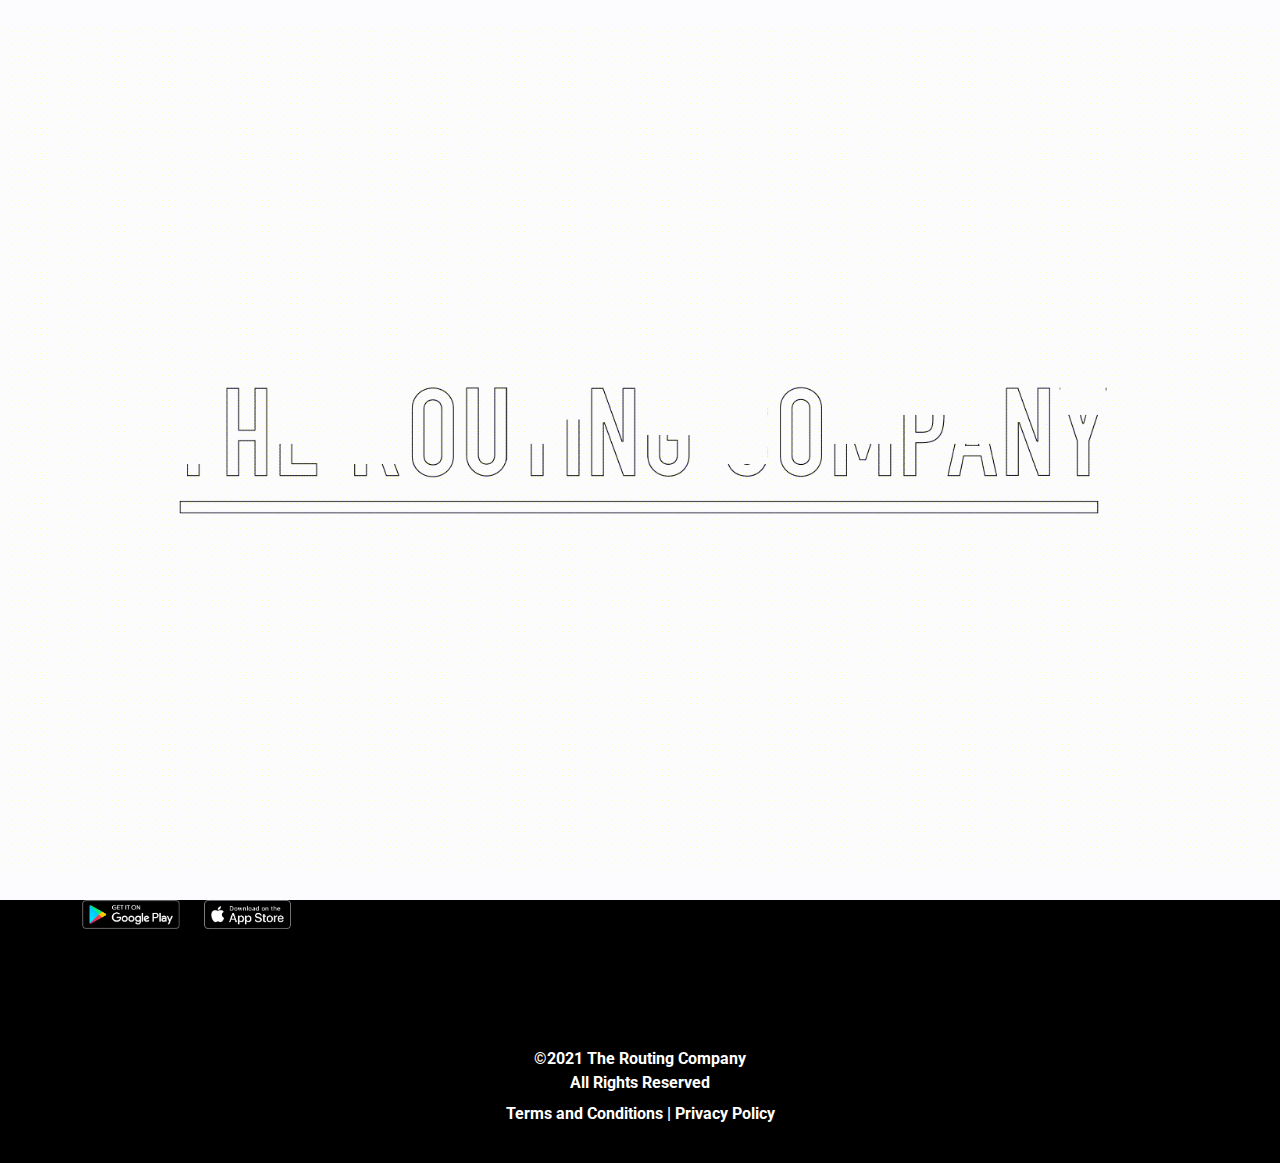
<file: blog/index.html>
<!DOCTYPE html><html><head><meta charSet="utf-8"/><meta http-equiv="x-ua-compatible" content="ie=edge"/><meta name="viewport" content="width=device-width, initial-scale=1, shrink-to-fit=no"/><style data-href="/styles.62a5a24b6130374dc411.css" id="gatsby-global-css">/*!
 * Bootstrap v5.0.0-beta1 (https://getbootstrap.com/)
 * Copyright 2011-2020 The Bootstrap Authors
 * Copyright 2011-2020 Twitter, Inc.
 * Licensed under MIT (https://github.com/twbs/bootstrap/blob/main/LICENSE)
 */:root{--bs-blue:#0d6efd;--bs-indigo:#6610f2;--bs-purple:#6f42c1;--bs-pink:#d63384;--bs-red:#dc3545;--bs-orange:#fd7e14;--bs-yellow:#ffc107;--bs-green:#198754;--bs-teal:#20c997;--bs-cyan:#0dcaf0;--bs-white:#fff;--bs-gray:#6c757d;--bs-gray-dark:#343a40;--bs-primary:#0d6efd;--bs-secondary:#6c757d;--bs-success:#198754;--bs-info:#0dcaf0;--bs-warning:#ffc107;--bs-danger:#dc3545;--bs-light:#f8f9fa;--bs-dark:#212529;--bs-font-sans-serif:system-ui,-apple-system,"Segoe UI",Roboto,"Helvetica Neue",Arial,"Noto Sans","Liberation Sans",sans-serif,"Apple Color Emoji","Segoe UI Emoji","Segoe UI Symbol","Noto Color Emoji";--bs-font-monospace:SFMono-Regular,Menlo,Monaco,Consolas,"Liberation Mono","Courier New",monospace;--bs-gradient:linear-gradient(180deg,hsla(0,0%,100%,0.15),hsla(0,0%,100%,0))}*,:after,:before{box-sizing:border-box}@media (prefers-reduced-motion:no-preference){:root{scroll-behavior:smooth}}body{margin:0;font-family:var(--bs-font-sans-serif);font-size:1rem;font-weight:400;line-height:1.5;color:#212529;background-color:#fff;-webkit-text-size-adjust:100%;-webkit-tap-highlight-color:rgba(0,0,0,0)}[tabindex="-1"]:focus:not(:focus-visible){outline:0!important}hr{margin:1rem 0;color:inherit;background-color:currentColor;border:0;opacity:.25}hr:not([size]){height:1px}.h1,.h2,.h3,.h4,.h5,.h6,h1,h2,h3,h4,h5,h6{margin-top:0;margin-bottom:.5rem;font-weight:500;line-height:1.2}.h1,h1{font-size:calc(1.375rem + 1.5vw)}@media (min-width:1200px){.h1,h1{font-size:2.5rem}}.h2,h2{font-size:calc(1.325rem + .9vw)}@media (min-width:1200px){.h2,h2{font-size:2rem}}.h3,h3{font-size:calc(1.3rem + .6vw)}@media (min-width:1200px){.h3,h3{font-size:1.75rem}}.h4,h4{font-size:calc(1.275rem + .3vw)}@media (min-width:1200px){.h4,h4{font-size:1.5rem}}.h5,h5{font-size:1.25rem}.h6,h6{font-size:1rem}p{margin-top:0;margin-bottom:1rem}abbr[data-bs-original-title],abbr[title]{text-decoration:underline;-webkit-text-decoration:underline dotted;text-decoration:underline dotted;cursor:help;-webkit-text-decoration-skip-ink:none;text-decoration-skip-ink:none}address{margin-bottom:1rem;font-style:normal;line-height:inherit}ol,ul{padding-left:2rem}dl,ol,ul{margin-top:0;margin-bottom:1rem}ol ol,ol ul,ul ol,ul ul{margin-bottom:0}dt{font-weight:700}dd{margin-bottom:.5rem;margin-left:0}blockquote{margin:0 0 1rem}b,strong{font-weight:bolder}.small,small{font-size:.875em}.mark,mark{padding:.2em;background-color:#fcf8e3}sub,sup{position:relative;font-size:.75em;line-height:0;vertical-align:baseline}sub{bottom:-.25em}sup{top:-.5em}a{color:#0d6efd;text-decoration:underline}a:hover{color:#0a58ca}a:not([href]):not([class]),a:not([href]):not([class]):hover{color:inherit;text-decoration:none}code,kbd,pre,samp{font-family:var(--bs-font-monospace);font-size:1em;direction:ltr;unicode-bidi:bidi-override}pre{display:block;margin-top:0;margin-bottom:1rem;overflow:auto;font-size:.875em}pre code{font-size:inherit;color:inherit;word-break:normal}code{font-size:.875em;color:#d63384;word-wrap:break-word}a>code{color:inherit}kbd{padding:.2rem .4rem;font-size:.875em;color:#fff;background-color:#212529;border-radius:.2rem}kbd kbd{padding:0;font-size:1em;font-weight:700}figure{margin:0 0 1rem}img,svg{vertical-align:middle}table{caption-side:bottom;border-collapse:collapse}caption{padding-top:.5rem;padding-bottom:.5rem;color:#6c757d;text-align:left}th{text-align:inherit;text-align:-webkit-match-parent}tbody,td,tfoot,th,thead,tr{border:0 solid;border-color:inherit}label{display:inline-block}button{border-radius:0}button:focus{outline:1px dotted;outline:5px auto -webkit-focus-ring-color}button,input,optgroup,select,textarea{margin:0;font-family:inherit;font-size:inherit;line-height:inherit}button,select{text-transform:none}[role=button]{cursor:pointer}select{word-wrap:normal}[list]::-webkit-calendar-picker-indicator{display:none}[type=button],[type=reset],[type=submit],button{-webkit-appearance:button}[type=button]:not(:disabled),[type=reset]:not(:disabled),[type=submit]:not(:disabled),button:not(:disabled){cursor:pointer}::-moz-focus-inner{padding:0;border-style:none}textarea{resize:vertical}fieldset{min-width:0;padding:0;margin:0;border:0}legend{float:left;width:100%;padding:0;margin-bottom:.5rem;font-size:calc(1.275rem + .3vw);line-height:inherit}@media (min-width:1200px){legend{font-size:1.5rem}}legend+*{clear:left}::-webkit-datetime-edit-day-field,::-webkit-datetime-edit-fields-wrapper,::-webkit-datetime-edit-hour-field,::-webkit-datetime-edit-minute,::-webkit-datetime-edit-month-field,::-webkit-datetime-edit-text,::-webkit-datetime-edit-year-field{padding:0}::-webkit-inner-spin-button{height:auto}[type=search]{outline-offset:-2px;-webkit-appearance:textfield}::-webkit-search-decoration{-webkit-appearance:none}::-webkit-color-swatch-wrapper{padding:0}::file-selector-button{font:inherit}::-webkit-file-upload-button{font:inherit;-webkit-appearance:button}output{display:inline-block}iframe{border:0}summary{display:list-item;cursor:pointer}progress{vertical-align:baseline}[hidden]{display:none!important}.lead{font-size:1.25rem;font-weight:300}.display-1{font-size:calc(1.625rem + 4.5vw);font-weight:300;line-height:1.2}@media (min-width:1200px){.display-1{font-size:5rem}}.display-2{font-size:calc(1.575rem + 3.9vw);font-weight:300;line-height:1.2}@media (min-width:1200px){.display-2{font-size:4.5rem}}.display-3{font-size:calc(1.525rem + 3.3vw);font-weight:300;line-height:1.2}@media (min-width:1200px){.display-3{font-size:4rem}}.display-4{font-size:calc(1.475rem + 2.7vw);font-weight:300;line-height:1.2}@media (min-width:1200px){.display-4{font-size:3.5rem}}.display-5{font-size:calc(1.425rem + 2.1vw);font-weight:300;line-height:1.2}@media (min-width:1200px){.display-5{font-size:3rem}}.display-6{font-size:calc(1.375rem + 1.5vw);font-weight:300;line-height:1.2}@media (min-width:1200px){.display-6{font-size:2.5rem}}.list-inline,.list-unstyled{padding-left:0;list-style:none}.list-inline-item{display:inline-block}.list-inline-item:not(:last-child){margin-right:.5rem}.initialism{font-size:.875em;text-transform:uppercase}.blockquote{margin-bottom:1rem;font-size:1.25rem}.blockquote>:last-child{margin-bottom:0}.blockquote-footer{margin-top:-1rem;margin-bottom:1rem;font-size:.875em;color:#6c757d}.blockquote-footer:before{content:"\2014\A0"}.img-fluid,.img-thumbnail{max-width:100%;height:auto}.img-thumbnail{padding:.25rem;background-color:#fff;border:1px solid #dee2e6;border-radius:.25rem}.figure{display:inline-block}.figure-img{margin-bottom:.5rem;line-height:1}.figure-caption{font-size:.875em;color:#6c757d}.container,.container-fluid,.container-lg,.container-md,.container-sm,.container-xl,.container-xxl{width:100%;padding-right:var(--bs-gutter-x,.75rem);padding-left:var(--bs-gutter-x,.75rem);margin-right:auto;margin-left:auto}@media (min-width:576px){.container,.container-sm{max-width:540px}}@media (min-width:768px){.container,.container-md,.container-sm{max-width:720px}}@media (min-width:992px){.container,.container-lg,.container-md,.container-sm{max-width:960px}}@media (min-width:1200px){.container,.container-lg,.container-md,.container-sm,.container-xl{max-width:1140px}}@media (min-width:1400px){.container,.container-lg,.container-md,.container-sm,.container-xl,.container-xxl{max-width:1320px}}.row{--bs-gutter-x:1.5rem;--bs-gutter-y:0;display:flex;flex-wrap:wrap;margin-top:calc(var(--bs-gutter-y)*-1);margin-right:calc(var(--bs-gutter-x)/-2);margin-left:calc(var(--bs-gutter-x)/-2)}.row>*{flex-shrink:0;width:100%;max-width:100%;padding-right:calc(var(--bs-gutter-x)/2);padding-left:calc(var(--bs-gutter-x)/2);margin-top:var(--bs-gutter-y)}.col{flex:1 0}.row-cols-auto>*{flex:0 0 auto;width:auto}.row-cols-1>*{flex:0 0 auto;width:100%}.row-cols-2>*{flex:0 0 auto;width:50%}.row-cols-3>*{flex:0 0 auto;width:33.3333333333%}.row-cols-4>*{flex:0 0 auto;width:25%}.row-cols-5>*{flex:0 0 auto;width:20%}.row-cols-6>*{flex:0 0 auto;width:16.6666666667%}.col-auto{flex:0 0 auto;width:auto}.col-1{flex:0 0 auto;width:8.3333333333%}.col-2{flex:0 0 auto;width:16.6666666667%}.col-3{flex:0 0 auto;width:25%}.col-4{flex:0 0 auto;width:33.3333333333%}.col-5{flex:0 0 auto;width:41.6666666667%}.col-6{flex:0 0 auto;width:50%}.col-7{flex:0 0 auto;width:58.3333333333%}.col-8{flex:0 0 auto;width:66.6666666667%}.col-9{flex:0 0 auto;width:75%}.col-10{flex:0 0 auto;width:83.3333333333%}.col-11{flex:0 0 auto;width:91.6666666667%}.col-12{flex:0 0 auto;width:100%}.offset-1{margin-left:8.3333333333%}.offset-2{margin-left:16.6666666667%}.offset-3{margin-left:25%}.offset-4{margin-left:33.3333333333%}.offset-5{margin-left:41.6666666667%}.offset-6{margin-left:50%}.offset-7{margin-left:58.3333333333%}.offset-8{margin-left:66.6666666667%}.offset-9{margin-left:75%}.offset-10{margin-left:83.3333333333%}.offset-11{margin-left:91.6666666667%}.g-0,.gx-0{--bs-gutter-x:0}.g-0,.gy-0{--bs-gutter-y:0}.g-1,.gx-1{--bs-gutter-x:0.25rem}.g-1,.gy-1{--bs-gutter-y:0.25rem}.g-2,.gx-2{--bs-gutter-x:0.5rem}.g-2,.gy-2{--bs-gutter-y:0.5rem}.g-3,.gx-3{--bs-gutter-x:1rem}.g-3,.gy-3{--bs-gutter-y:1rem}.g-4,.gx-4{--bs-gutter-x:1.5rem}.g-4,.gy-4{--bs-gutter-y:1.5rem}.g-5,.gx-5{--bs-gutter-x:3rem}.g-5,.gy-5{--bs-gutter-y:3rem}@media (min-width:576px){.col-sm{flex:1 0}.row-cols-sm-auto>*{flex:0 0 auto;width:auto}.row-cols-sm-1>*{flex:0 0 auto;width:100%}.row-cols-sm-2>*{flex:0 0 auto;width:50%}.row-cols-sm-3>*{flex:0 0 auto;width:33.3333333333%}.row-cols-sm-4>*{flex:0 0 auto;width:25%}.row-cols-sm-5>*{flex:0 0 auto;width:20%}.row-cols-sm-6>*{flex:0 0 auto;width:16.6666666667%}.col-sm-auto{flex:0 0 auto;width:auto}.col-sm-1{flex:0 0 auto;width:8.3333333333%}.col-sm-2{flex:0 0 auto;width:16.6666666667%}.col-sm-3{flex:0 0 auto;width:25%}.col-sm-4{flex:0 0 auto;width:33.3333333333%}.col-sm-5{flex:0 0 auto;width:41.6666666667%}.col-sm-6{flex:0 0 auto;width:50%}.col-sm-7{flex:0 0 auto;width:58.3333333333%}.col-sm-8{flex:0 0 auto;width:66.6666666667%}.col-sm-9{flex:0 0 auto;width:75%}.col-sm-10{flex:0 0 auto;width:83.3333333333%}.col-sm-11{flex:0 0 auto;width:91.6666666667%}.col-sm-12{flex:0 0 auto;width:100%}.offset-sm-0{margin-left:0}.offset-sm-1{margin-left:8.3333333333%}.offset-sm-2{margin-left:16.6666666667%}.offset-sm-3{margin-left:25%}.offset-sm-4{margin-left:33.3333333333%}.offset-sm-5{margin-left:41.6666666667%}.offset-sm-6{margin-left:50%}.offset-sm-7{margin-left:58.3333333333%}.offset-sm-8{margin-left:66.6666666667%}.offset-sm-9{margin-left:75%}.offset-sm-10{margin-left:83.3333333333%}.offset-sm-11{margin-left:91.6666666667%}.g-sm-0,.gx-sm-0{--bs-gutter-x:0}.g-sm-0,.gy-sm-0{--bs-gutter-y:0}.g-sm-1,.gx-sm-1{--bs-gutter-x:0.25rem}.g-sm-1,.gy-sm-1{--bs-gutter-y:0.25rem}.g-sm-2,.gx-sm-2{--bs-gutter-x:0.5rem}.g-sm-2,.gy-sm-2{--bs-gutter-y:0.5rem}.g-sm-3,.gx-sm-3{--bs-gutter-x:1rem}.g-sm-3,.gy-sm-3{--bs-gutter-y:1rem}.g-sm-4,.gx-sm-4{--bs-gutter-x:1.5rem}.g-sm-4,.gy-sm-4{--bs-gutter-y:1.5rem}.g-sm-5,.gx-sm-5{--bs-gutter-x:3rem}.g-sm-5,.gy-sm-5{--bs-gutter-y:3rem}}@media (min-width:768px){.col-md{flex:1 0}.row-cols-md-auto>*{flex:0 0 auto;width:auto}.row-cols-md-1>*{flex:0 0 auto;width:100%}.row-cols-md-2>*{flex:0 0 auto;width:50%}.row-cols-md-3>*{flex:0 0 auto;width:33.3333333333%}.row-cols-md-4>*{flex:0 0 auto;width:25%}.row-cols-md-5>*{flex:0 0 auto;width:20%}.row-cols-md-6>*{flex:0 0 auto;width:16.6666666667%}.col-md-auto{flex:0 0 auto;width:auto}.col-md-1{flex:0 0 auto;width:8.3333333333%}.col-md-2{flex:0 0 auto;width:16.6666666667%}.col-md-3{flex:0 0 auto;width:25%}.col-md-4{flex:0 0 auto;width:33.3333333333%}.col-md-5{flex:0 0 auto;width:41.6666666667%}.col-md-6{flex:0 0 auto;width:50%}.col-md-7{flex:0 0 auto;width:58.3333333333%}.col-md-8{flex:0 0 auto;width:66.6666666667%}.col-md-9{flex:0 0 auto;width:75%}.col-md-10{flex:0 0 auto;width:83.3333333333%}.col-md-11{flex:0 0 auto;width:91.6666666667%}.col-md-12{flex:0 0 auto;width:100%}.offset-md-0{margin-left:0}.offset-md-1{margin-left:8.3333333333%}.offset-md-2{margin-left:16.6666666667%}.offset-md-3{margin-left:25%}.offset-md-4{margin-left:33.3333333333%}.offset-md-5{margin-left:41.6666666667%}.offset-md-6{margin-left:50%}.offset-md-7{margin-left:58.3333333333%}.offset-md-8{margin-left:66.6666666667%}.offset-md-9{margin-left:75%}.offset-md-10{margin-left:83.3333333333%}.offset-md-11{margin-left:91.6666666667%}.g-md-0,.gx-md-0{--bs-gutter-x:0}.g-md-0,.gy-md-0{--bs-gutter-y:0}.g-md-1,.gx-md-1{--bs-gutter-x:0.25rem}.g-md-1,.gy-md-1{--bs-gutter-y:0.25rem}.g-md-2,.gx-md-2{--bs-gutter-x:0.5rem}.g-md-2,.gy-md-2{--bs-gutter-y:0.5rem}.g-md-3,.gx-md-3{--bs-gutter-x:1rem}.g-md-3,.gy-md-3{--bs-gutter-y:1rem}.g-md-4,.gx-md-4{--bs-gutter-x:1.5rem}.g-md-4,.gy-md-4{--bs-gutter-y:1.5rem}.g-md-5,.gx-md-5{--bs-gutter-x:3rem}.g-md-5,.gy-md-5{--bs-gutter-y:3rem}}@media (min-width:992px){.col-lg{flex:1 0}.row-cols-lg-auto>*{flex:0 0 auto;width:auto}.row-cols-lg-1>*{flex:0 0 auto;width:100%}.row-cols-lg-2>*{flex:0 0 auto;width:50%}.row-cols-lg-3>*{flex:0 0 auto;width:33.3333333333%}.row-cols-lg-4>*{flex:0 0 auto;width:25%}.row-cols-lg-5>*{flex:0 0 auto;width:20%}.row-cols-lg-6>*{flex:0 0 auto;width:16.6666666667%}.col-lg-auto{flex:0 0 auto;width:auto}.col-lg-1{flex:0 0 auto;width:8.3333333333%}.col-lg-2{flex:0 0 auto;width:16.6666666667%}.col-lg-3{flex:0 0 auto;width:25%}.col-lg-4{flex:0 0 auto;width:33.3333333333%}.col-lg-5{flex:0 0 auto;width:41.6666666667%}.col-lg-6{flex:0 0 auto;width:50%}.col-lg-7{flex:0 0 auto;width:58.3333333333%}.col-lg-8{flex:0 0 auto;width:66.6666666667%}.col-lg-9{flex:0 0 auto;width:75%}.col-lg-10{flex:0 0 auto;width:83.3333333333%}.col-lg-11{flex:0 0 auto;width:91.6666666667%}.col-lg-12{flex:0 0 auto;width:100%}.offset-lg-0{margin-left:0}.offset-lg-1{margin-left:8.3333333333%}.offset-lg-2{margin-left:16.6666666667%}.offset-lg-3{margin-left:25%}.offset-lg-4{margin-left:33.3333333333%}.offset-lg-5{margin-left:41.6666666667%}.offset-lg-6{margin-left:50%}.offset-lg-7{margin-left:58.3333333333%}.offset-lg-8{margin-left:66.6666666667%}.offset-lg-9{margin-left:75%}.offset-lg-10{margin-left:83.3333333333%}.offset-lg-11{margin-left:91.6666666667%}.g-lg-0,.gx-lg-0{--bs-gutter-x:0}.g-lg-0,.gy-lg-0{--bs-gutter-y:0}.g-lg-1,.gx-lg-1{--bs-gutter-x:0.25rem}.g-lg-1,.gy-lg-1{--bs-gutter-y:0.25rem}.g-lg-2,.gx-lg-2{--bs-gutter-x:0.5rem}.g-lg-2,.gy-lg-2{--bs-gutter-y:0.5rem}.g-lg-3,.gx-lg-3{--bs-gutter-x:1rem}.g-lg-3,.gy-lg-3{--bs-gutter-y:1rem}.g-lg-4,.gx-lg-4{--bs-gutter-x:1.5rem}.g-lg-4,.gy-lg-4{--bs-gutter-y:1.5rem}.g-lg-5,.gx-lg-5{--bs-gutter-x:3rem}.g-lg-5,.gy-lg-5{--bs-gutter-y:3rem}}@media (min-width:1200px){.col-xl{flex:1 0}.row-cols-xl-auto>*{flex:0 0 auto;width:auto}.row-cols-xl-1>*{flex:0 0 auto;width:100%}.row-cols-xl-2>*{flex:0 0 auto;width:50%}.row-cols-xl-3>*{flex:0 0 auto;width:33.3333333333%}.row-cols-xl-4>*{flex:0 0 auto;width:25%}.row-cols-xl-5>*{flex:0 0 auto;width:20%}.row-cols-xl-6>*{flex:0 0 auto;width:16.6666666667%}.col-xl-auto{flex:0 0 auto;width:auto}.col-xl-1{flex:0 0 auto;width:8.3333333333%}.col-xl-2{flex:0 0 auto;width:16.6666666667%}.col-xl-3{flex:0 0 auto;width:25%}.col-xl-4{flex:0 0 auto;width:33.3333333333%}.col-xl-5{flex:0 0 auto;width:41.6666666667%}.col-xl-6{flex:0 0 auto;width:50%}.col-xl-7{flex:0 0 auto;width:58.3333333333%}.col-xl-8{flex:0 0 auto;width:66.6666666667%}.col-xl-9{flex:0 0 auto;width:75%}.col-xl-10{flex:0 0 auto;width:83.3333333333%}.col-xl-11{flex:0 0 auto;width:91.6666666667%}.col-xl-12{flex:0 0 auto;width:100%}.offset-xl-0{margin-left:0}.offset-xl-1{margin-left:8.3333333333%}.offset-xl-2{margin-left:16.6666666667%}.offset-xl-3{margin-left:25%}.offset-xl-4{margin-left:33.3333333333%}.offset-xl-5{margin-left:41.6666666667%}.offset-xl-6{margin-left:50%}.offset-xl-7{margin-left:58.3333333333%}.offset-xl-8{margin-left:66.6666666667%}.offset-xl-9{margin-left:75%}.offset-xl-10{margin-left:83.3333333333%}.offset-xl-11{margin-left:91.6666666667%}.g-xl-0,.gx-xl-0{--bs-gutter-x:0}.g-xl-0,.gy-xl-0{--bs-gutter-y:0}.g-xl-1,.gx-xl-1{--bs-gutter-x:0.25rem}.g-xl-1,.gy-xl-1{--bs-gutter-y:0.25rem}.g-xl-2,.gx-xl-2{--bs-gutter-x:0.5rem}.g-xl-2,.gy-xl-2{--bs-gutter-y:0.5rem}.g-xl-3,.gx-xl-3{--bs-gutter-x:1rem}.g-xl-3,.gy-xl-3{--bs-gutter-y:1rem}.g-xl-4,.gx-xl-4{--bs-gutter-x:1.5rem}.g-xl-4,.gy-xl-4{--bs-gutter-y:1.5rem}.g-xl-5,.gx-xl-5{--bs-gutter-x:3rem}.g-xl-5,.gy-xl-5{--bs-gutter-y:3rem}}@media (min-width:1400px){.col-xxl{flex:1 0}.row-cols-xxl-auto>*{flex:0 0 auto;width:auto}.row-cols-xxl-1>*{flex:0 0 auto;width:100%}.row-cols-xxl-2>*{flex:0 0 auto;width:50%}.row-cols-xxl-3>*{flex:0 0 auto;width:33.3333333333%}.row-cols-xxl-4>*{flex:0 0 auto;width:25%}.row-cols-xxl-5>*{flex:0 0 auto;width:20%}.row-cols-xxl-6>*{flex:0 0 auto;width:16.6666666667%}.col-xxl-auto{flex:0 0 auto;width:auto}.col-xxl-1{flex:0 0 auto;width:8.3333333333%}.col-xxl-2{flex:0 0 auto;width:16.6666666667%}.col-xxl-3{flex:0 0 auto;width:25%}.col-xxl-4{flex:0 0 auto;width:33.3333333333%}.col-xxl-5{flex:0 0 auto;width:41.6666666667%}.col-xxl-6{flex:0 0 auto;width:50%}.col-xxl-7{flex:0 0 auto;width:58.3333333333%}.col-xxl-8{flex:0 0 auto;width:66.6666666667%}.col-xxl-9{flex:0 0 auto;width:75%}.col-xxl-10{flex:0 0 auto;width:83.3333333333%}.col-xxl-11{flex:0 0 auto;width:91.6666666667%}.col-xxl-12{flex:0 0 auto;width:100%}.offset-xxl-0{margin-left:0}.offset-xxl-1{margin-left:8.3333333333%}.offset-xxl-2{margin-left:16.6666666667%}.offset-xxl-3{margin-left:25%}.offset-xxl-4{margin-left:33.3333333333%}.offset-xxl-5{margin-left:41.6666666667%}.offset-xxl-6{margin-left:50%}.offset-xxl-7{margin-left:58.3333333333%}.offset-xxl-8{margin-left:66.6666666667%}.offset-xxl-9{margin-left:75%}.offset-xxl-10{margin-left:83.3333333333%}.offset-xxl-11{margin-left:91.6666666667%}.g-xxl-0,.gx-xxl-0{--bs-gutter-x:0}.g-xxl-0,.gy-xxl-0{--bs-gutter-y:0}.g-xxl-1,.gx-xxl-1{--bs-gutter-x:0.25rem}.g-xxl-1,.gy-xxl-1{--bs-gutter-y:0.25rem}.g-xxl-2,.gx-xxl-2{--bs-gutter-x:0.5rem}.g-xxl-2,.gy-xxl-2{--bs-gutter-y:0.5rem}.g-xxl-3,.gx-xxl-3{--bs-gutter-x:1rem}.g-xxl-3,.gy-xxl-3{--bs-gutter-y:1rem}.g-xxl-4,.gx-xxl-4{--bs-gutter-x:1.5rem}.g-xxl-4,.gy-xxl-4{--bs-gutter-y:1.5rem}.g-xxl-5,.gx-xxl-5{--bs-gutter-x:3rem}.g-xxl-5,.gy-xxl-5{--bs-gutter-y:3rem}}.table{--bs-table-bg:transparent;--bs-table-striped-color:#212529;--bs-table-striped-bg:rgba(0,0,0,0.05);--bs-table-active-color:#212529;--bs-table-active-bg:rgba(0,0,0,0.1);--bs-table-hover-color:#212529;--bs-table-hover-bg:rgba(0,0,0,0.075);width:100%;margin-bottom:1rem;color:#212529;vertical-align:top;border-color:#dee2e6}.table>:not(caption)>*>*{padding:.5rem;background-color:var(--bs-table-bg);background-image:linear-gradient(var(--bs-table-accent-bg),var(--bs-table-accent-bg));border-bottom-width:1px}.table>tbody{vertical-align:inherit}.table>thead{vertical-align:bottom}.table>:not(:last-child)>:last-child>*{border-bottom-color:currentColor}.caption-top{caption-side:top}.table-sm>:not(caption)>*>*{padding:.25rem}.table-bordered>:not(caption)>*{border-width:1px 0}.table-bordered>:not(caption)>*>*{border-width:0 1px}.table-borderless>:not(caption)>*>*{border-bottom-width:0}.table-striped>tbody>tr:nth-of-type(odd){--bs-table-accent-bg:var(--bs-table-striped-bg);color:var(--bs-table-striped-color)}.table-active{--bs-table-accent-bg:var(--bs-table-active-bg);color:var(--bs-table-active-color)}.table-hover>tbody>tr:hover{--bs-table-accent-bg:var(--bs-table-hover-bg);color:var(--bs-table-hover-color)}.table-primary{--bs-table-bg:#cfe2ff;--bs-table-striped-bg:#c5d7f2;--bs-table-striped-color:#000;--bs-table-active-bg:#bacbe6;--bs-table-active-color:#000;--bs-table-hover-bg:#bfd1ec;--bs-table-hover-color:#000;color:#000;border-color:#bacbe6}.table-secondary{--bs-table-bg:#e2e3e5;--bs-table-striped-bg:#d7d8da;--bs-table-striped-color:#000;--bs-table-active-bg:#cbccce;--bs-table-active-color:#000;--bs-table-hover-bg:#d1d2d4;--bs-table-hover-color:#000;color:#000;border-color:#cbccce}.table-success{--bs-table-bg:#d1e7dd;--bs-table-striped-bg:#c7dbd2;--bs-table-striped-color:#000;--bs-table-active-bg:#bcd0c7;--bs-table-active-color:#000;--bs-table-hover-bg:#c1d6cc;--bs-table-hover-color:#000;color:#000;border-color:#bcd0c7}.table-info{--bs-table-bg:#cff4fc;--bs-table-striped-bg:#c5e8ef;--bs-table-striped-color:#000;--bs-table-active-bg:#badce3;--bs-table-active-color:#000;--bs-table-hover-bg:#bfe2e9;--bs-table-hover-color:#000;color:#000;border-color:#badce3}.table-warning{--bs-table-bg:#fff3cd;--bs-table-striped-bg:#f2e7c3;--bs-table-striped-color:#000;--bs-table-active-bg:#e6dbb9;--bs-table-active-color:#000;--bs-table-hover-bg:#ece1be;--bs-table-hover-color:#000;color:#000;border-color:#e6dbb9}.table-danger{--bs-table-bg:#f8d7da;--bs-table-striped-bg:#eccccf;--bs-table-striped-color:#000;--bs-table-active-bg:#dfc2c4;--bs-table-active-color:#000;--bs-table-hover-bg:#e5c7ca;--bs-table-hover-color:#000;color:#000;border-color:#dfc2c4}.table-light{--bs-table-bg:#f8f9fa;--bs-table-striped-bg:#ecedee;--bs-table-striped-color:#000;--bs-table-active-bg:#dfe0e1;--bs-table-active-color:#000;--bs-table-hover-bg:#e5e6e7;--bs-table-hover-color:#000;color:#000;border-color:#dfe0e1}.table-dark{--bs-table-bg:#212529;--bs-table-striped-bg:#2c3034;--bs-table-striped-color:#fff;--bs-table-active-bg:#373b3e;--bs-table-active-color:#fff;--bs-table-hover-bg:#323539;--bs-table-hover-color:#fff;color:#fff;border-color:#373b3e}.table-responsive{overflow-x:auto;-webkit-overflow-scrolling:touch}@media (max-width:575.98px){.table-responsive-sm{overflow-x:auto;-webkit-overflow-scrolling:touch}}@media (max-width:767.98px){.table-responsive-md{overflow-x:auto;-webkit-overflow-scrolling:touch}}@media (max-width:991.98px){.table-responsive-lg{overflow-x:auto;-webkit-overflow-scrolling:touch}}@media (max-width:1199.98px){.table-responsive-xl{overflow-x:auto;-webkit-overflow-scrolling:touch}}@media (max-width:1399.98px){.table-responsive-xxl{overflow-x:auto;-webkit-overflow-scrolling:touch}}.form-label{margin-bottom:.5rem}.col-form-label{padding-top:calc(.375rem + 1px);padding-bottom:calc(.375rem + 1px);margin-bottom:0;font-size:inherit;line-height:1.5}.col-form-label-lg{padding-top:calc(.5rem + 1px);padding-bottom:calc(.5rem + 1px);font-size:1.25rem}.col-form-label-sm{padding-top:calc(.25rem + 1px);padding-bottom:calc(.25rem + 1px);font-size:.875rem}.form-text{margin-top:.25rem;font-size:.875em;color:#6c757d}.form-control{display:block;width:100%;padding:.375rem .75rem;font-size:1rem;font-weight:400;line-height:1.5;color:#212529;background-color:#fff;background-clip:padding-box;border:1px solid #ced4da;-webkit-appearance:none;appearance:none;border-radius:.25rem;transition:border-color .15s ease-in-out,box-shadow .15s ease-in-out}@media (prefers-reduced-motion:reduce){.form-control{transition:none}}.form-control[type=file]{overflow:hidden}.form-control[type=file]:not(:disabled):not([readonly]){cursor:pointer}.form-control:focus{color:#212529;background-color:#fff;border-color:#86b7fe;outline:0;box-shadow:0 0 0 .25rem rgba(13,110,253,.25)}.form-control::-webkit-date-and-time-value{height:1.5em}.form-control::-webkit-input-placeholder{color:#6c757d;opacity:1}.form-control:-ms-input-placeholder{color:#6c757d;opacity:1}.form-control::-ms-input-placeholder{color:#6c757d;opacity:1}.form-control::placeholder{color:#6c757d;opacity:1}.form-control:disabled,.form-control[readonly]{background-color:#e9ecef;opacity:1}.form-control::file-selector-button{padding:.375rem .75rem;margin:-.375rem -.75rem;-webkit-margin-end:.75rem;margin-inline-end:.75rem;color:#212529;background-color:#e9ecef;pointer-events:none;border:0 solid;border-color:inherit;border-inline-end-width:1px;border-radius:0;transition:color .15s ease-in-out,background-color .15s ease-in-out,border-color .15s ease-in-out,box-shadow .15s ease-in-out}@media (prefers-reduced-motion:reduce){.form-control::file-selector-button{transition:none}}.form-control:hover:not(:disabled):not([readonly])::file-selector-button{background-color:#dde0e3}.form-control::-webkit-file-upload-button{padding:.375rem .75rem;margin:-.375rem -.75rem;-webkit-margin-end:.75rem;margin-inline-end:.75rem;color:#212529;background-color:#e9ecef;pointer-events:none;border:0 solid;border-color:inherit;border-inline-end-width:1px;border-radius:0;-webkit-transition:color .15s ease-in-out,background-color .15s ease-in-out,border-color .15s ease-in-out,box-shadow .15s ease-in-out;transition:color .15s ease-in-out,background-color .15s ease-in-out,border-color .15s ease-in-out,box-shadow .15s ease-in-out}@media (prefers-reduced-motion:reduce){.form-control::-webkit-file-upload-button{-webkit-transition:none;transition:none}}.form-control:hover:not(:disabled):not([readonly])::-webkit-file-upload-button{background-color:#dde0e3}.form-control-plaintext{display:block;width:100%;padding:.375rem 0;margin-bottom:0;line-height:1.5;color:#212529;background-color:transparent;border:solid transparent;border-width:1px 0}.form-control-plaintext.form-control-lg,.form-control-plaintext.form-control-sm{padding-right:0;padding-left:0}.form-control-sm{min-height:calc(1.5em + .5rem + 2px);padding:.25rem .5rem;font-size:.875rem;border-radius:.2rem}.form-control-sm::file-selector-button{padding:.25rem .5rem;margin:-.25rem -.5rem;-webkit-margin-end:.5rem;margin-inline-end:.5rem}.form-control-sm::-webkit-file-upload-button{padding:.25rem .5rem;margin:-.25rem -.5rem;-webkit-margin-end:.5rem;margin-inline-end:.5rem}.form-control-lg{min-height:calc(1.5em + 1rem + 2px);padding:.5rem 1rem;font-size:1.25rem;border-radius:.3rem}.form-control-lg::file-selector-button{padding:.5rem 1rem;margin:-.5rem -1rem;-webkit-margin-end:1rem;margin-inline-end:1rem}.form-control-lg::-webkit-file-upload-button{padding:.5rem 1rem;margin:-.5rem -1rem;-webkit-margin-end:1rem;margin-inline-end:1rem}textarea.form-control{min-height:calc(1.5em + .75rem + 2px)}textarea.form-control-sm{min-height:calc(1.5em + .5rem + 2px)}textarea.form-control-lg{min-height:calc(1.5em + 1rem + 2px)}.form-control-color{max-width:3rem;height:auto;padding:.375rem}.form-control-color:not(:disabled):not([readonly]){cursor:pointer}.form-control-color::-moz-color-swatch{height:1.5em;border-radius:.25rem}.form-control-color::-webkit-color-swatch{height:1.5em;border-radius:.25rem}.form-select{display:block;width:100%;padding:.375rem 1.75rem .375rem .75rem;font-size:1rem;font-weight:400;line-height:1.5;color:#212529;vertical-align:middle;background-color:#fff;background-image:url("data:image/svg+xml;charset=utf-8,%3Csvg xmlns='http://www.w3.org/2000/svg' viewBox='0 0 16 16'%3E%3Cpath fill='none' stroke='%23343a40' stroke-linecap='round' stroke-linejoin='round' stroke-width='2' d='M2 5l6 6 6-6'/%3E%3C/svg%3E");background-repeat:no-repeat;background-position:right .75rem center;background-size:16px 12px;border:1px solid #ced4da;border-radius:.25rem;-webkit-appearance:none;appearance:none}.form-select:focus{border-color:#86b7fe;outline:0;box-shadow:0 0 0 .25rem rgba(13,110,253,.25)}.form-select[multiple],.form-select[size]:not([size="1"]){padding-right:.75rem;background-image:none}.form-select:disabled{color:#6c757d;background-color:#e9ecef}.form-select:-moz-focusring{color:transparent;text-shadow:0 0 0 #212529}.form-select-sm{padding-top:.25rem;padding-bottom:.25rem;padding-left:.5rem;font-size:.875rem}.form-select-lg{padding-top:.5rem;padding-bottom:.5rem;padding-left:1rem;font-size:1.25rem}.form-check{display:block;min-height:1.5rem;padding-left:1.5em;margin-bottom:.125rem}.form-check .form-check-input{float:left;margin-left:-1.5em}.form-check-input{width:1em;height:1em;margin-top:.25em;vertical-align:top;background-color:#fff;background-repeat:no-repeat;background-position:50%;background-size:contain;border:1px solid rgba(0,0,0,.25);-webkit-appearance:none;appearance:none;-webkit-print-color-adjust:exact;color-adjust:exact;transition:background-color .15s ease-in-out,background-position .15s ease-in-out,border-color .15s ease-in-out,box-shadow .15s ease-in-out}@media (prefers-reduced-motion:reduce){.form-check-input{transition:none}}.form-check-input[type=checkbox]{border-radius:.25em}.form-check-input[type=radio]{border-radius:50%}.form-check-input:active{filter:brightness(90%)}.form-check-input:focus{border-color:#86b7fe;outline:0;box-shadow:0 0 0 .25rem rgba(13,110,253,.25)}.form-check-input:checked{background-color:#0d6efd;border-color:#0d6efd}.form-check-input:checked[type=checkbox]{background-image:url("data:image/svg+xml;charset=utf-8,%3Csvg xmlns='http://www.w3.org/2000/svg' viewBox='0 0 20 20'%3E%3Cpath fill='none' stroke='%23fff' stroke-linecap='round' stroke-linejoin='round' stroke-width='3' d='M6 10l3 3l6-6'/%3E%3C/svg%3E")}.form-check-input:checked[type=radio]{background-image:url("data:image/svg+xml;charset=utf-8,%3Csvg xmlns='http://www.w3.org/2000/svg' viewBox='-4 -4 8 8'%3E%3Ccircle r='2' fill='%23fff'/%3E%3C/svg%3E")}.form-check-input[type=checkbox]:indeterminate{background-color:#0d6efd;border-color:#0d6efd;background-image:url("data:image/svg+xml;charset=utf-8,%3Csvg xmlns='http://www.w3.org/2000/svg' viewBox='0 0 20 20'%3E%3Cpath fill='none' stroke='%23fff' stroke-linecap='round' stroke-linejoin='round' stroke-width='3' d='M6 10h8'/%3E%3C/svg%3E")}.form-check-input:disabled{pointer-events:none;filter:none;opacity:.5}.form-check-input:disabled~.form-check-label,.form-check-input[disabled]~.form-check-label{opacity:.5}.form-switch{padding-left:2.5em}.form-switch .form-check-input{width:2em;margin-left:-2.5em;background-image:url("data:image/svg+xml;charset=utf-8,%3Csvg xmlns='http://www.w3.org/2000/svg' viewBox='-4 -4 8 8'%3E%3Ccircle r='3' fill='rgba(0, 0, 0, 0.25)'/%3E%3C/svg%3E");background-position:0;border-radius:2em}.form-switch .form-check-input:focus{background-image:url("data:image/svg+xml;charset=utf-8,%3Csvg xmlns='http://www.w3.org/2000/svg' viewBox='-4 -4 8 8'%3E%3Ccircle r='3' fill='%2386b7fe'/%3E%3C/svg%3E")}.form-switch .form-check-input:checked{background-position:100%;background-image:url("data:image/svg+xml;charset=utf-8,%3Csvg xmlns='http://www.w3.org/2000/svg' viewBox='-4 -4 8 8'%3E%3Ccircle r='3' fill='%23fff'/%3E%3C/svg%3E")}.form-check-inline{display:inline-block;margin-right:1rem}.btn-check{position:absolute;clip:rect(0,0,0,0);pointer-events:none}.btn-check:disabled+.btn,.btn-check[disabled]+.btn{pointer-events:none;filter:none;opacity:.65}.form-range{width:100%;height:1.5rem;padding:0;background-color:transparent;-webkit-appearance:none;appearance:none}.form-range:focus{outline:none}.form-range:focus::-webkit-slider-thumb{box-shadow:0 0 0 1px #fff,0 0 0 .25rem rgba(13,110,253,.25)}.form-range:focus::-moz-range-thumb{box-shadow:0 0 0 1px #fff,0 0 0 .25rem rgba(13,110,253,.25)}.form-range::-moz-focus-outer{border:0}.form-range::-webkit-slider-thumb{width:1rem;height:1rem;margin-top:-.25rem;background-color:#0d6efd;border:0;border-radius:1rem;-webkit-transition:background-color .15s ease-in-out,border-color .15s ease-in-out,box-shadow .15s ease-in-out;transition:background-color .15s ease-in-out,border-color .15s ease-in-out,box-shadow .15s ease-in-out;-webkit-appearance:none;appearance:none}@media (prefers-reduced-motion:reduce){.form-range::-webkit-slider-thumb{-webkit-transition:none;transition:none}}.form-range::-webkit-slider-thumb:active{background-color:#b6d4fe}.form-range::-webkit-slider-runnable-track{width:100%;height:.5rem;color:transparent;cursor:pointer;background-color:#dee2e6;border-color:transparent;border-radius:1rem}.form-range::-moz-range-thumb{width:1rem;height:1rem;background-color:#0d6efd;border:0;border-radius:1rem;-moz-transition:background-color .15s ease-in-out,border-color .15s ease-in-out,box-shadow .15s ease-in-out;transition:background-color .15s ease-in-out,border-color .15s ease-in-out,box-shadow .15s ease-in-out;appearance:none}@media (prefers-reduced-motion:reduce){.form-range::-moz-range-thumb{-moz-transition:none;transition:none}}.form-range::-moz-range-thumb:active{background-color:#b6d4fe}.form-range::-moz-range-track{width:100%;height:.5rem;color:transparent;cursor:pointer;background-color:#dee2e6;border-color:transparent;border-radius:1rem}.form-range:disabled{pointer-events:none}.form-range:disabled::-webkit-slider-thumb{background-color:#adb5bd}.form-range:disabled::-moz-range-thumb{background-color:#adb5bd}.form-floating{position:relative}.form-floating>.form-control,.form-floating>.form-select{height:calc(3.5rem + 2px);padding:1rem .75rem}.form-floating>label{position:absolute;top:0;left:0;height:100%;padding:1rem .75rem;pointer-events:none;border:1px solid transparent;transform-origin:0 0;transition:opacity .1s ease-in-out,transform .1s ease-in-out}@media (prefers-reduced-motion:reduce){.form-floating>label{transition:none}}.form-floating>.form-control::-webkit-input-placeholder{color:transparent}.form-floating>.form-control:-ms-input-placeholder{color:transparent}.form-floating>.form-control::-ms-input-placeholder{color:transparent}.form-floating>.form-control::placeholder{color:transparent}.form-floating>.form-control:not(:-ms-input-placeholder){padding-top:1.625rem;padding-bottom:.625rem}.form-floating>.form-control:focus,.form-floating>.form-control:not(:placeholder-shown){padding-top:1.625rem;padding-bottom:.625rem}.form-floating>.form-control:-webkit-autofill{padding-top:1.625rem;padding-bottom:.625rem}.form-floating>.form-select{padding-top:1.625rem;padding-bottom:.625rem}.form-floating>.form-control:not(:-ms-input-placeholder)~label{opacity:.65;transform:scale(.85) translateY(-.5rem) translateX(.15rem)}.form-floating>.form-control:focus~label,.form-floating>.form-control:not(:placeholder-shown)~label,.form-floating>.form-select~label{opacity:.65;transform:scale(.85) translateY(-.5rem) translateX(.15rem)}.form-floating>.form-control:-webkit-autofill~label{opacity:.65;transform:scale(.85) translateY(-.5rem) translateX(.15rem)}.input-group{position:relative;display:flex;flex-wrap:wrap;align-items:stretch;width:100%}.input-group>.form-control,.input-group>.form-select{position:relative;flex:1 1 auto;width:1%;min-width:0}.input-group>.form-control:focus,.input-group>.form-select:focus{z-index:3}.input-group .btn{position:relative;z-index:2}.input-group .btn:focus{z-index:3}.input-group-text{display:flex;align-items:center;padding:.375rem .75rem;font-size:1rem;font-weight:400;line-height:1.5;color:#212529;text-align:center;white-space:nowrap;background-color:#e9ecef;border:1px solid #ced4da;border-radius:.25rem}.input-group-lg>.btn,.input-group-lg>.form-control,.input-group-lg>.form-select,.input-group-lg>.input-group-text{padding:.5rem 1rem;font-size:1.25rem;border-radius:.3rem}.input-group-sm>.btn,.input-group-sm>.form-control,.input-group-sm>.form-select,.input-group-sm>.input-group-text{padding:.25rem .5rem;font-size:.875rem;border-radius:.2rem}.input-group-lg>.form-select,.input-group-sm>.form-select{padding-right:1.75rem}.input-group.has-validation>.dropdown-toggle:nth-last-child(n+4),.input-group.has-validation>:nth-last-child(n+3):not(.dropdown-toggle):not(.dropdown-menu),.input-group:not(.has-validation)>.dropdown-toggle:nth-last-child(n+3),.input-group:not(.has-validation)>:not(:last-child):not(.dropdown-toggle):not(.dropdown-menu){border-top-right-radius:0;border-bottom-right-radius:0}.input-group>:not(:first-child):not(.dropdown-menu):not(.valid-tooltip):not(.valid-feedback):not(.invalid-tooltip):not(.invalid-feedback){margin-left:-1px;border-top-left-radius:0;border-bottom-left-radius:0}.valid-feedback{display:none;width:100%;margin-top:.25rem;font-size:.875em;color:#198754}.valid-tooltip{position:absolute;top:100%;z-index:5;display:none;max-width:100%;padding:.25rem .5rem;margin-top:.1rem;font-size:.875rem;color:#fff;background-color:rgba(25,135,84,.9);border-radius:.25rem}.is-valid~.valid-feedback,.is-valid~.valid-tooltip,.was-validated :valid~.valid-feedback,.was-validated :valid~.valid-tooltip{display:block}.form-control.is-valid,.was-validated .form-control:valid{border-color:#198754;padding-right:calc(1.5em + .75rem);background-image:url("data:image/svg+xml;charset=utf-8,%3Csvg xmlns='http://www.w3.org/2000/svg' viewBox='0 0 8 8'%3E%3Cpath fill='%23198754' d='M2.3 6.73L.6 4.53c-.4-1.04.46-1.4 1.1-.8l1.1 1.4 3.4-3.8c.6-.63 1.6-.27 1.2.7l-4 4.6c-.43.5-.8.4-1.1.1z'/%3E%3C/svg%3E");background-repeat:no-repeat;background-position:right calc(.375em + .1875rem) center;background-size:calc(.75em + .375rem) calc(.75em + .375rem)}.form-control.is-valid:focus,.was-validated .form-control:valid:focus{border-color:#198754;box-shadow:0 0 0 .25rem rgba(25,135,84,.25)}.was-validated textarea.form-control:valid,textarea.form-control.is-valid{padding-right:calc(1.5em + .75rem);background-position:top calc(.375em + .1875rem) right calc(.375em + .1875rem)}.form-select.is-valid,.was-validated .form-select:valid{border-color:#198754;padding-right:calc(.75em + 2.3125rem);background-image:url("data:image/svg+xml;charset=utf-8,%3Csvg xmlns='http://www.w3.org/2000/svg' viewBox='0 0 16 16'%3E%3Cpath fill='none' stroke='%23343a40' stroke-linecap='round' stroke-linejoin='round' stroke-width='2' d='M2 5l6 6 6-6'/%3E%3C/svg%3E"),url("data:image/svg+xml;charset=utf-8,%3Csvg xmlns='http://www.w3.org/2000/svg' viewBox='0 0 8 8'%3E%3Cpath fill='%23198754' d='M2.3 6.73L.6 4.53c-.4-1.04.46-1.4 1.1-.8l1.1 1.4 3.4-3.8c.6-.63 1.6-.27 1.2.7l-4 4.6c-.43.5-.8.4-1.1.1z'/%3E%3C/svg%3E");background-position:right .75rem center,center right 1.75rem;background-size:16px 12px,calc(.75em + .375rem) calc(.75em + .375rem)}.form-select.is-valid:focus,.was-validated .form-select:valid:focus{border-color:#198754;box-shadow:0 0 0 .25rem rgba(25,135,84,.25)}.form-check-input.is-valid,.was-validated .form-check-input:valid{border-color:#198754}.form-check-input.is-valid:checked,.was-validated .form-check-input:valid:checked{background-color:#198754}.form-check-input.is-valid:focus,.was-validated .form-check-input:valid:focus{box-shadow:0 0 0 .25rem rgba(25,135,84,.25)}.form-check-input.is-valid~.form-check-label,.was-validated .form-check-input:valid~.form-check-label{color:#198754}.form-check-inline .form-check-input~.valid-feedback{margin-left:.5em}.invalid-feedback{display:none;width:100%;margin-top:.25rem;font-size:.875em;color:#dc3545}.invalid-tooltip{position:absolute;top:100%;z-index:5;display:none;max-width:100%;padding:.25rem .5rem;margin-top:.1rem;font-size:.875rem;color:#fff;background-color:rgba(220,53,69,.9);border-radius:.25rem}.is-invalid~.invalid-feedback,.is-invalid~.invalid-tooltip,.was-validated :invalid~.invalid-feedback,.was-validated :invalid~.invalid-tooltip{display:block}.form-control.is-invalid,.was-validated .form-control:invalid{border-color:#dc3545;padding-right:calc(1.5em + .75rem);background-image:url("data:image/svg+xml;charset=utf-8,%3Csvg xmlns='http://www.w3.org/2000/svg' viewBox='0 0 12 12' width='12' height='12' fill='none' stroke='%23dc3545'%3E%3Ccircle cx='6' cy='6' r='4.5'/%3E%3Cpath stroke-linejoin='round' d='M5.8 3.6h.4L6 6.5z'/%3E%3Ccircle cx='6' cy='8.2' r='.6' fill='%23dc3545' stroke='none'/%3E%3C/svg%3E");background-repeat:no-repeat;background-position:right calc(.375em + .1875rem) center;background-size:calc(.75em + .375rem) calc(.75em + .375rem)}.form-control.is-invalid:focus,.was-validated .form-control:invalid:focus{border-color:#dc3545;box-shadow:0 0 0 .25rem rgba(220,53,69,.25)}.was-validated textarea.form-control:invalid,textarea.form-control.is-invalid{padding-right:calc(1.5em + .75rem);background-position:top calc(.375em + .1875rem) right calc(.375em + .1875rem)}.form-select.is-invalid,.was-validated .form-select:invalid{border-color:#dc3545;padding-right:calc(.75em + 2.3125rem);background-image:url("data:image/svg+xml;charset=utf-8,%3Csvg xmlns='http://www.w3.org/2000/svg' viewBox='0 0 16 16'%3E%3Cpath fill='none' stroke='%23343a40' stroke-linecap='round' stroke-linejoin='round' stroke-width='2' d='M2 5l6 6 6-6'/%3E%3C/svg%3E"),url("data:image/svg+xml;charset=utf-8,%3Csvg xmlns='http://www.w3.org/2000/svg' viewBox='0 0 12 12' width='12' height='12' fill='none' stroke='%23dc3545'%3E%3Ccircle cx='6' cy='6' r='4.5'/%3E%3Cpath stroke-linejoin='round' d='M5.8 3.6h.4L6 6.5z'/%3E%3Ccircle cx='6' cy='8.2' r='.6' fill='%23dc3545' stroke='none'/%3E%3C/svg%3E");background-position:right .75rem center,center right 1.75rem;background-size:16px 12px,calc(.75em + .375rem) calc(.75em + .375rem)}.form-select.is-invalid:focus,.was-validated .form-select:invalid:focus{border-color:#dc3545;box-shadow:0 0 0 .25rem rgba(220,53,69,.25)}.form-check-input.is-invalid,.was-validated .form-check-input:invalid{border-color:#dc3545}.form-check-input.is-invalid:checked,.was-validated .form-check-input:invalid:checked{background-color:#dc3545}.form-check-input.is-invalid:focus,.was-validated .form-check-input:invalid:focus{box-shadow:0 0 0 .25rem rgba(220,53,69,.25)}.form-check-input.is-invalid~.form-check-label,.was-validated .form-check-input:invalid~.form-check-label{color:#dc3545}.form-check-inline .form-check-input~.invalid-feedback{margin-left:.5em}.btn{display:inline-block;font-weight:400;line-height:1.5;color:#212529;text-align:center;text-decoration:none;vertical-align:middle;cursor:pointer;-webkit-user-select:none;-ms-user-select:none;user-select:none;background-color:transparent;border:1px solid transparent;padding:.375rem .75rem;font-size:1rem;border-radius:.25rem;transition:color .15s ease-in-out,background-color .15s ease-in-out,border-color .15s ease-in-out,box-shadow .15s ease-in-out}@media (prefers-reduced-motion:reduce){.btn{transition:none}}.btn:hover{color:#212529}.btn-check:focus+.btn,.btn:focus{outline:0;box-shadow:0 0 0 .25rem rgba(13,110,253,.25)}.btn.disabled,.btn:disabled,fieldset:disabled .btn{pointer-events:none;opacity:.65}.btn-primary{color:#fff;background-color:#0d6efd;border-color:#0d6efd}.btn-check:focus+.btn-primary,.btn-primary:focus,.btn-primary:hover{color:#fff;background-color:#0b5ed7;border-color:#0a58ca}.btn-check:focus+.btn-primary,.btn-primary:focus{box-shadow:0 0 0 .25rem rgba(49,132,253,.5)}.btn-check:active+.btn-primary,.btn-check:checked+.btn-primary,.btn-primary.active,.btn-primary:active,.show>.btn-primary.dropdown-toggle{color:#fff;background-color:#0a58ca;border-color:#0a53be}.btn-check:active+.btn-primary:focus,.btn-check:checked+.btn-primary:focus,.btn-primary.active:focus,.btn-primary:active:focus,.show>.btn-primary.dropdown-toggle:focus{box-shadow:0 0 0 .25rem rgba(49,132,253,.5)}.btn-primary.disabled,.btn-primary:disabled{color:#fff;background-color:#0d6efd;border-color:#0d6efd}.btn-secondary{color:#fff;background-color:#6c757d;border-color:#6c757d}.btn-check:focus+.btn-secondary,.btn-secondary:focus,.btn-secondary:hover{color:#fff;background-color:#5c636a;border-color:#565e64}.btn-check:focus+.btn-secondary,.btn-secondary:focus{box-shadow:0 0 0 .25rem rgba(130,138,145,.5)}.btn-check:active+.btn-secondary,.btn-check:checked+.btn-secondary,.btn-secondary.active,.btn-secondary:active,.show>.btn-secondary.dropdown-toggle{color:#fff;background-color:#565e64;border-color:#51585e}.btn-check:active+.btn-secondary:focus,.btn-check:checked+.btn-secondary:focus,.btn-secondary.active:focus,.btn-secondary:active:focus,.show>.btn-secondary.dropdown-toggle:focus{box-shadow:0 0 0 .25rem rgba(130,138,145,.5)}.btn-secondary.disabled,.btn-secondary:disabled{color:#fff;background-color:#6c757d;border-color:#6c757d}.btn-success{color:#fff;background-color:#198754;border-color:#198754}.btn-check:focus+.btn-success,.btn-success:focus,.btn-success:hover{color:#fff;background-color:#157347;border-color:#146c43}.btn-check:focus+.btn-success,.btn-success:focus{box-shadow:0 0 0 .25rem rgba(60,153,110,.5)}.btn-check:active+.btn-success,.btn-check:checked+.btn-success,.btn-success.active,.btn-success:active,.show>.btn-success.dropdown-toggle{color:#fff;background-color:#146c43;border-color:#13653f}.btn-check:active+.btn-success:focus,.btn-check:checked+.btn-success:focus,.btn-success.active:focus,.btn-success:active:focus,.show>.btn-success.dropdown-toggle:focus{box-shadow:0 0 0 .25rem rgba(60,153,110,.5)}.btn-success.disabled,.btn-success:disabled{color:#fff;background-color:#198754;border-color:#198754}.btn-info{color:#000;background-color:#0dcaf0;border-color:#0dcaf0}.btn-check:focus+.btn-info,.btn-info:focus,.btn-info:hover{color:#000;background-color:#31d2f2;border-color:#25cff2}.btn-check:focus+.btn-info,.btn-info:focus{box-shadow:0 0 0 .25rem rgba(11,172,204,.5)}.btn-check:active+.btn-info,.btn-check:checked+.btn-info,.btn-info.active,.btn-info:active,.show>.btn-info.dropdown-toggle{color:#000;background-color:#3dd5f3;border-color:#25cff2}.btn-check:active+.btn-info:focus,.btn-check:checked+.btn-info:focus,.btn-info.active:focus,.btn-info:active:focus,.show>.btn-info.dropdown-toggle:focus{box-shadow:0 0 0 .25rem rgba(11,172,204,.5)}.btn-info.disabled,.btn-info:disabled{color:#000;background-color:#0dcaf0;border-color:#0dcaf0}.btn-warning{color:#000;background-color:#ffc107;border-color:#ffc107}.btn-check:focus+.btn-warning,.btn-warning:focus,.btn-warning:hover{color:#000;background-color:#ffca2c;border-color:#ffc720}.btn-check:focus+.btn-warning,.btn-warning:focus{box-shadow:0 0 0 .25rem rgba(217,164,6,.5)}.btn-check:active+.btn-warning,.btn-check:checked+.btn-warning,.btn-warning.active,.btn-warning:active,.show>.btn-warning.dropdown-toggle{color:#000;background-color:#ffcd39;border-color:#ffc720}.btn-check:active+.btn-warning:focus,.btn-check:checked+.btn-warning:focus,.btn-warning.active:focus,.btn-warning:active:focus,.show>.btn-warning.dropdown-toggle:focus{box-shadow:0 0 0 .25rem rgba(217,164,6,.5)}.btn-warning.disabled,.btn-warning:disabled{color:#000;background-color:#ffc107;border-color:#ffc107}.btn-danger{color:#fff;background-color:#dc3545;border-color:#dc3545}.btn-check:focus+.btn-danger,.btn-danger:focus,.btn-danger:hover{color:#fff;background-color:#bb2d3b;border-color:#b02a37}.btn-check:focus+.btn-danger,.btn-danger:focus{box-shadow:0 0 0 .25rem rgba(225,83,97,.5)}.btn-check:active+.btn-danger,.btn-check:checked+.btn-danger,.btn-danger.active,.btn-danger:active,.show>.btn-danger.dropdown-toggle{color:#fff;background-color:#b02a37;border-color:#a52834}.btn-check:active+.btn-danger:focus,.btn-check:checked+.btn-danger:focus,.btn-danger.active:focus,.btn-danger:active:focus,.show>.btn-danger.dropdown-toggle:focus{box-shadow:0 0 0 .25rem rgba(225,83,97,.5)}.btn-danger.disabled,.btn-danger:disabled{color:#fff;background-color:#dc3545;border-color:#dc3545}.btn-light{color:#000;background-color:#f8f9fa;border-color:#f8f9fa}.btn-check:focus+.btn-light,.btn-light:focus,.btn-light:hover{color:#000;background-color:#f9fafb;border-color:#f9fafb}.btn-check:focus+.btn-light,.btn-light:focus{box-shadow:0 0 0 .25rem rgba(211,212,213,.5)}.btn-check:active+.btn-light,.btn-check:checked+.btn-light,.btn-light.active,.btn-light:active,.show>.btn-light.dropdown-toggle{color:#000;background-color:#f9fafb;border-color:#f9fafb}.btn-check:active+.btn-light:focus,.btn-check:checked+.btn-light:focus,.btn-light.active:focus,.btn-light:active:focus,.show>.btn-light.dropdown-toggle:focus{box-shadow:0 0 0 .25rem rgba(211,212,213,.5)}.btn-light.disabled,.btn-light:disabled{color:#000;background-color:#f8f9fa;border-color:#f8f9fa}.btn-dark{color:#fff;background-color:#212529;border-color:#212529}.btn-check:focus+.btn-dark,.btn-dark:focus,.btn-dark:hover{color:#fff;background-color:#1c1f23;border-color:#1a1e21}.btn-check:focus+.btn-dark,.btn-dark:focus{box-shadow:0 0 0 .25rem rgba(66,70,73,.5)}.btn-check:active+.btn-dark,.btn-check:checked+.btn-dark,.btn-dark.active,.btn-dark:active,.show>.btn-dark.dropdown-toggle{color:#fff;background-color:#1a1e21;border-color:#191c1f}.btn-check:active+.btn-dark:focus,.btn-check:checked+.btn-dark:focus,.btn-dark.active:focus,.btn-dark:active:focus,.show>.btn-dark.dropdown-toggle:focus{box-shadow:0 0 0 .25rem rgba(66,70,73,.5)}.btn-dark.disabled,.btn-dark:disabled{color:#fff;background-color:#212529;border-color:#212529}.btn-outline-primary{color:#0d6efd;border-color:#0d6efd}.btn-outline-primary:hover{color:#fff;background-color:#0d6efd;border-color:#0d6efd}.btn-check:focus+.btn-outline-primary,.btn-outline-primary:focus{box-shadow:0 0 0 .25rem rgba(13,110,253,.5)}.btn-check:active+.btn-outline-primary,.btn-check:checked+.btn-outline-primary,.btn-outline-primary.active,.btn-outline-primary.dropdown-toggle.show,.btn-outline-primary:active{color:#fff;background-color:#0d6efd;border-color:#0d6efd}.btn-check:active+.btn-outline-primary:focus,.btn-check:checked+.btn-outline-primary:focus,.btn-outline-primary.active:focus,.btn-outline-primary.dropdown-toggle.show:focus,.btn-outline-primary:active:focus{box-shadow:0 0 0 .25rem rgba(13,110,253,.5)}.btn-outline-primary.disabled,.btn-outline-primary:disabled{color:#0d6efd;background-color:transparent}.btn-outline-secondary{color:#6c757d;border-color:#6c757d}.btn-outline-secondary:hover{color:#fff;background-color:#6c757d;border-color:#6c757d}.btn-check:focus+.btn-outline-secondary,.btn-outline-secondary:focus{box-shadow:0 0 0 .25rem rgba(108,117,125,.5)}.btn-check:active+.btn-outline-secondary,.btn-check:checked+.btn-outline-secondary,.btn-outline-secondary.active,.btn-outline-secondary.dropdown-toggle.show,.btn-outline-secondary:active{color:#fff;background-color:#6c757d;border-color:#6c757d}.btn-check:active+.btn-outline-secondary:focus,.btn-check:checked+.btn-outline-secondary:focus,.btn-outline-secondary.active:focus,.btn-outline-secondary.dropdown-toggle.show:focus,.btn-outline-secondary:active:focus{box-shadow:0 0 0 .25rem rgba(108,117,125,.5)}.btn-outline-secondary.disabled,.btn-outline-secondary:disabled{color:#6c757d;background-color:transparent}.btn-outline-success{color:#198754;border-color:#198754}.btn-outline-success:hover{color:#fff;background-color:#198754;border-color:#198754}.btn-check:focus+.btn-outline-success,.btn-outline-success:focus{box-shadow:0 0 0 .25rem rgba(25,135,84,.5)}.btn-check:active+.btn-outline-success,.btn-check:checked+.btn-outline-success,.btn-outline-success.active,.btn-outline-success.dropdown-toggle.show,.btn-outline-success:active{color:#fff;background-color:#198754;border-color:#198754}.btn-check:active+.btn-outline-success:focus,.btn-check:checked+.btn-outline-success:focus,.btn-outline-success.active:focus,.btn-outline-success.dropdown-toggle.show:focus,.btn-outline-success:active:focus{box-shadow:0 0 0 .25rem rgba(25,135,84,.5)}.btn-outline-success.disabled,.btn-outline-success:disabled{color:#198754;background-color:transparent}.btn-outline-info{color:#0dcaf0;border-color:#0dcaf0}.btn-outline-info:hover{color:#000;background-color:#0dcaf0;border-color:#0dcaf0}.btn-check:focus+.btn-outline-info,.btn-outline-info:focus{box-shadow:0 0 0 .25rem rgba(13,202,240,.5)}.btn-check:active+.btn-outline-info,.btn-check:checked+.btn-outline-info,.btn-outline-info.active,.btn-outline-info.dropdown-toggle.show,.btn-outline-info:active{color:#000;background-color:#0dcaf0;border-color:#0dcaf0}.btn-check:active+.btn-outline-info:focus,.btn-check:checked+.btn-outline-info:focus,.btn-outline-info.active:focus,.btn-outline-info.dropdown-toggle.show:focus,.btn-outline-info:active:focus{box-shadow:0 0 0 .25rem rgba(13,202,240,.5)}.btn-outline-info.disabled,.btn-outline-info:disabled{color:#0dcaf0;background-color:transparent}.btn-outline-warning{color:#ffc107;border-color:#ffc107}.btn-outline-warning:hover{color:#000;background-color:#ffc107;border-color:#ffc107}.btn-check:focus+.btn-outline-warning,.btn-outline-warning:focus{box-shadow:0 0 0 .25rem rgba(255,193,7,.5)}.btn-check:active+.btn-outline-warning,.btn-check:checked+.btn-outline-warning,.btn-outline-warning.active,.btn-outline-warning.dropdown-toggle.show,.btn-outline-warning:active{color:#000;background-color:#ffc107;border-color:#ffc107}.btn-check:active+.btn-outline-warning:focus,.btn-check:checked+.btn-outline-warning:focus,.btn-outline-warning.active:focus,.btn-outline-warning.dropdown-toggle.show:focus,.btn-outline-warning:active:focus{box-shadow:0 0 0 .25rem rgba(255,193,7,.5)}.btn-outline-warning.disabled,.btn-outline-warning:disabled{color:#ffc107;background-color:transparent}.btn-outline-danger{color:#dc3545;border-color:#dc3545}.btn-outline-danger:hover{color:#fff;background-color:#dc3545;border-color:#dc3545}.btn-check:focus+.btn-outline-danger,.btn-outline-danger:focus{box-shadow:0 0 0 .25rem rgba(220,53,69,.5)}.btn-check:active+.btn-outline-danger,.btn-check:checked+.btn-outline-danger,.btn-outline-danger.active,.btn-outline-danger.dropdown-toggle.show,.btn-outline-danger:active{color:#fff;background-color:#dc3545;border-color:#dc3545}.btn-check:active+.btn-outline-danger:focus,.btn-check:checked+.btn-outline-danger:focus,.btn-outline-danger.active:focus,.btn-outline-danger.dropdown-toggle.show:focus,.btn-outline-danger:active:focus{box-shadow:0 0 0 .25rem rgba(220,53,69,.5)}.btn-outline-danger.disabled,.btn-outline-danger:disabled{color:#dc3545;background-color:transparent}.btn-outline-light{color:#f8f9fa;border-color:#f8f9fa}.btn-outline-light:hover{color:#000;background-color:#f8f9fa;border-color:#f8f9fa}.btn-check:focus+.btn-outline-light,.btn-outline-light:focus{box-shadow:0 0 0 .25rem rgba(248,249,250,.5)}.btn-check:active+.btn-outline-light,.btn-check:checked+.btn-outline-light,.btn-outline-light.active,.btn-outline-light.dropdown-toggle.show,.btn-outline-light:active{color:#000;background-color:#f8f9fa;border-color:#f8f9fa}.btn-check:active+.btn-outline-light:focus,.btn-check:checked+.btn-outline-light:focus,.btn-outline-light.active:focus,.btn-outline-light.dropdown-toggle.show:focus,.btn-outline-light:active:focus{box-shadow:0 0 0 .25rem rgba(248,249,250,.5)}.btn-outline-light.disabled,.btn-outline-light:disabled{color:#f8f9fa;background-color:transparent}.btn-outline-dark{color:#212529;border-color:#212529}.btn-outline-dark:hover{color:#fff;background-color:#212529;border-color:#212529}.btn-check:focus+.btn-outline-dark,.btn-outline-dark:focus{box-shadow:0 0 0 .25rem rgba(33,37,41,.5)}.btn-check:active+.btn-outline-dark,.btn-check:checked+.btn-outline-dark,.btn-outline-dark.active,.btn-outline-dark.dropdown-toggle.show,.btn-outline-dark:active{color:#fff;background-color:#212529;border-color:#212529}.btn-check:active+.btn-outline-dark:focus,.btn-check:checked+.btn-outline-dark:focus,.btn-outline-dark.active:focus,.btn-outline-dark.dropdown-toggle.show:focus,.btn-outline-dark:active:focus{box-shadow:0 0 0 .25rem rgba(33,37,41,.5)}.btn-outline-dark.disabled,.btn-outline-dark:disabled{color:#212529;background-color:transparent}.btn-link{font-weight:400;color:#0d6efd;text-decoration:underline}.btn-link:hover{color:#0a58ca}.btn-link.disabled,.btn-link:disabled{color:#6c757d}.btn-group-lg>.btn,.btn-lg{padding:.5rem 1rem;font-size:1.25rem;border-radius:.3rem}.btn-group-sm>.btn,.btn-sm{padding:.25rem .5rem;font-size:.875rem;border-radius:.2rem}.fade{transition:opacity .15s linear}@media (prefers-reduced-motion:reduce){.fade{transition:none}}.fade:not(.show){opacity:0}.collapse:not(.show){display:none}.collapsing{height:0;overflow:hidden;transition:height .35s ease}@media (prefers-reduced-motion:reduce){.collapsing{transition:none}}.dropdown,.dropend,.dropstart,.dropup{position:relative}.dropdown-toggle{white-space:nowrap}.dropdown-toggle:after{display:inline-block;margin-left:.255em;vertical-align:.255em;content:"";border-top:.3em solid;border-right:.3em solid transparent;border-bottom:0;border-left:.3em solid transparent}.dropdown-toggle:empty:after{margin-left:0}.dropdown-menu{position:absolute;top:100%;left:0;z-index:1000;display:none;min-width:10rem;padding:.5rem 0;margin:.125rem 0 0;font-size:1rem;color:#212529;text-align:left;list-style:none;background-color:#fff;background-clip:padding-box;border:1px solid rgba(0,0,0,.15);border-radius:.25rem}.dropdown-menu[style]{right:auto!important}.dropdown-menu-start{--bs-position:start;right:auto;left:0}.dropdown-menu-end{--bs-position:end;right:0;left:auto}@media (min-width:576px){.dropdown-menu-sm-start{--bs-position:start;right:auto;left:0}.dropdown-menu-sm-end{--bs-position:end;right:0;left:auto}}@media (min-width:768px){.dropdown-menu-md-start{--bs-position:start;right:auto;left:0}.dropdown-menu-md-end{--bs-position:end;right:0;left:auto}}@media (min-width:992px){.dropdown-menu-lg-start{--bs-position:start;right:auto;left:0}.dropdown-menu-lg-end{--bs-position:end;right:0;left:auto}}@media (min-width:1200px){.dropdown-menu-xl-start{--bs-position:start;right:auto;left:0}.dropdown-menu-xl-end{--bs-position:end;right:0;left:auto}}@media (min-width:1400px){.dropdown-menu-xxl-start{--bs-position:start;right:auto;left:0}.dropdown-menu-xxl-end{--bs-position:end;right:0;left:auto}}.dropup .dropdown-menu{top:auto;bottom:100%;margin-top:0;margin-bottom:.125rem}.dropup .dropdown-toggle:after{display:inline-block;margin-left:.255em;vertical-align:.255em;content:"";border-top:0;border-right:.3em solid transparent;border-bottom:.3em solid;border-left:.3em solid transparent}.dropup .dropdown-toggle:empty:after{margin-left:0}.dropend .dropdown-menu{top:0;right:auto;left:100%;margin-top:0;margin-left:.125rem}.dropend .dropdown-toggle:after{display:inline-block;margin-left:.255em;vertical-align:.255em;content:"";border-top:.3em solid transparent;border-right:0;border-bottom:.3em solid transparent;border-left:.3em solid}.dropend .dropdown-toggle:empty:after{margin-left:0}.dropend .dropdown-toggle:after{vertical-align:0}.dropstart .dropdown-menu{top:0;right:100%;left:auto;margin-top:0;margin-right:.125rem}.dropstart .dropdown-toggle:after{display:inline-block;margin-left:.255em;vertical-align:.255em;content:"";display:none}.dropstart .dropdown-toggle:before{display:inline-block;margin-right:.255em;vertical-align:.255em;content:"";border-top:.3em solid transparent;border-right:.3em solid;border-bottom:.3em solid transparent}.dropstart .dropdown-toggle:empty:after{margin-left:0}.dropstart .dropdown-toggle:before{vertical-align:0}.dropdown-divider{height:0;margin:.5rem 0;overflow:hidden;border-top:1px solid rgba(0,0,0,.15)}.dropdown-item{display:block;width:100%;padding:.25rem 1rem;clear:both;font-weight:400;color:#212529;text-align:inherit;text-decoration:none;white-space:nowrap;background-color:transparent;border:0}.dropdown-item:focus,.dropdown-item:hover{color:#1e2125;background-color:#f8f9fa}.dropdown-item.active,.dropdown-item:active{color:#fff;text-decoration:none;background-color:#0d6efd}.dropdown-item.disabled,.dropdown-item:disabled{color:#6c757d;pointer-events:none;background-color:transparent}.dropdown-menu.show{display:block}.dropdown-header{display:block;padding:.5rem 1rem;margin-bottom:0;font-size:.875rem;color:#6c757d;white-space:nowrap}.dropdown-item-text{display:block;padding:.25rem 1rem;color:#212529}.dropdown-menu-dark{color:#dee2e6;background-color:#343a40;border-color:rgba(0,0,0,.15)}.dropdown-menu-dark .dropdown-item{color:#dee2e6}.dropdown-menu-dark .dropdown-item:focus,.dropdown-menu-dark .dropdown-item:hover{color:#fff;background-color:hsla(0,0%,100%,.15)}.dropdown-menu-dark .dropdown-item.active,.dropdown-menu-dark .dropdown-item:active{color:#fff;background-color:#0d6efd}.dropdown-menu-dark .dropdown-item.disabled,.dropdown-menu-dark .dropdown-item:disabled{color:#adb5bd}.dropdown-menu-dark .dropdown-divider{border-color:rgba(0,0,0,.15)}.dropdown-menu-dark .dropdown-item-text{color:#dee2e6}.dropdown-menu-dark .dropdown-header{color:#adb5bd}.btn-group,.btn-group-vertical{position:relative;display:inline-flex;vertical-align:middle}.btn-group-vertical>.btn,.btn-group>.btn{position:relative;flex:1 1 auto}.btn-group-vertical>.btn-check:checked+.btn,.btn-group-vertical>.btn-check:focus+.btn,.btn-group-vertical>.btn.active,.btn-group-vertical>.btn:active,.btn-group-vertical>.btn:focus,.btn-group-vertical>.btn:hover,.btn-group>.btn-check:checked+.btn,.btn-group>.btn-check:focus+.btn,.btn-group>.btn.active,.btn-group>.btn:active,.btn-group>.btn:focus,.btn-group>.btn:hover{z-index:1}.btn-toolbar{display:flex;flex-wrap:wrap;justify-content:flex-start}.btn-toolbar .input-group{width:auto}.btn-group>.btn-group:not(:first-child),.btn-group>.btn:not(:first-child){margin-left:-1px}.btn-group>.btn-group:not(:last-child)>.btn,.btn-group>.btn:not(:last-child):not(.dropdown-toggle){border-top-right-radius:0;border-bottom-right-radius:0}.btn-group>.btn-group:not(:first-child)>.btn,.btn-group>.btn:nth-child(n+3),.btn-group>:not(.btn-check)+.btn{border-top-left-radius:0;border-bottom-left-radius:0}.dropdown-toggle-split{padding-right:.5625rem;padding-left:.5625rem}.dropdown-toggle-split:after,.dropend .dropdown-toggle-split:after,.dropup .dropdown-toggle-split:after{margin-left:0}.dropstart .dropdown-toggle-split:before{margin-right:0}.btn-group-sm>.btn+.dropdown-toggle-split,.btn-sm+.dropdown-toggle-split{padding-right:.375rem;padding-left:.375rem}.btn-group-lg>.btn+.dropdown-toggle-split,.btn-lg+.dropdown-toggle-split{padding-right:.75rem;padding-left:.75rem}.btn-group-vertical{flex-direction:column;align-items:flex-start;justify-content:center}.btn-group-vertical>.btn,.btn-group-vertical>.btn-group{width:100%}.btn-group-vertical>.btn-group:not(:first-child),.btn-group-vertical>.btn:not(:first-child){margin-top:-1px}.btn-group-vertical>.btn-group:not(:last-child)>.btn,.btn-group-vertical>.btn:not(:last-child):not(.dropdown-toggle){border-bottom-right-radius:0;border-bottom-left-radius:0}.btn-group-vertical>.btn-group:not(:first-child)>.btn,.btn-group-vertical>.btn~.btn{border-top-left-radius:0;border-top-right-radius:0}.nav{display:flex;flex-wrap:wrap;padding-left:0;margin-bottom:0;list-style:none}.nav-link{display:block;padding:.5rem 1rem;text-decoration:none;transition:color .15s ease-in-out,background-color .15s ease-in-out,border-color .15s ease-in-out}@media (prefers-reduced-motion:reduce){.nav-link{transition:none}}.nav-link.disabled{color:#6c757d;pointer-events:none;cursor:default}.nav-tabs{border-bottom:1px solid #dee2e6}.nav-tabs .nav-link{margin-bottom:-1px;border:1px solid transparent;border-top-left-radius:.25rem;border-top-right-radius:.25rem}.nav-tabs .nav-link:focus,.nav-tabs .nav-link:hover{border-color:#e9ecef #e9ecef #dee2e6}.nav-tabs .nav-link.disabled{color:#6c757d;background-color:transparent;border-color:transparent}.nav-tabs .nav-item.show .nav-link,.nav-tabs .nav-link.active{color:#495057;background-color:#fff;border-color:#dee2e6 #dee2e6 #fff}.nav-tabs .dropdown-menu{margin-top:-1px;border-top-left-radius:0;border-top-right-radius:0}.nav-pills .nav-link{border-radius:.25rem}.nav-pills .nav-link.active,.nav-pills .show>.nav-link{color:#fff;background-color:#0d6efd}.nav-fill .nav-item,.nav-fill>.nav-link{flex:1 1 auto;text-align:center}.nav-justified .nav-item,.nav-justified>.nav-link{flex-basis:0;flex-grow:1;text-align:center}.tab-content>.tab-pane{display:none}.tab-content>.active{display:block}.navbar{position:relative;display:flex;flex-wrap:wrap;align-items:center;justify-content:space-between;padding-top:.5rem;padding-bottom:.5rem}.navbar>.container,.navbar>.container-fluid,.navbar>.container-lg,.navbar>.container-md,.navbar>.container-sm,.navbar>.container-xl,.navbar>.container-xxl{display:flex;flex-wrap:inherit;align-items:center;justify-content:space-between}.navbar-brand{padding-top:.3125rem;padding-bottom:.3125rem;margin-right:1rem;font-size:1.25rem;text-decoration:none;white-space:nowrap}.navbar-nav{display:flex;flex-direction:column;padding-left:0;margin-bottom:0;list-style:none}.navbar-nav .nav-link{padding-right:0;padding-left:0}.navbar-nav .dropdown-menu{position:static}.navbar-text{padding-top:.5rem;padding-bottom:.5rem}.navbar-collapse{align-items:center;width:100%}.navbar-toggler{padding:.25rem .75rem;font-size:1.25rem;line-height:1;background-color:transparent;border:1px solid transparent;border-radius:.25rem;transition:box-shadow .15s ease-in-out}@media (prefers-reduced-motion:reduce){.navbar-toggler{transition:none}}.navbar-toggler:hover{text-decoration:none}.navbar-toggler:focus{text-decoration:none;outline:0;box-shadow:0 0 0 .25rem}.navbar-toggler-icon{display:inline-block;width:1.5em;height:1.5em;vertical-align:middle;background-repeat:no-repeat;background-position:50%;background-size:100%}@media (min-width:576px){.navbar-expand-sm{flex-wrap:nowrap;justify-content:flex-start}.navbar-expand-sm .navbar-nav{flex-direction:row}.navbar-expand-sm .navbar-nav .dropdown-menu{position:absolute}.navbar-expand-sm .navbar-nav .nav-link{padding-right:.5rem;padding-left:.5rem}.navbar-expand-sm .navbar-collapse{display:flex!important}.navbar-expand-sm .navbar-toggler{display:none}}@media (min-width:768px){.navbar-expand-md{flex-wrap:nowrap;justify-content:flex-start}.navbar-expand-md .navbar-nav{flex-direction:row}.navbar-expand-md .navbar-nav .dropdown-menu{position:absolute}.navbar-expand-md .navbar-nav .nav-link{padding-right:.5rem;padding-left:.5rem}.navbar-expand-md .navbar-collapse{display:flex!important}.navbar-expand-md .navbar-toggler{display:none}}@media (min-width:992px){.navbar-expand-lg{flex-wrap:nowrap;justify-content:flex-start}.navbar-expand-lg .navbar-nav{flex-direction:row}.navbar-expand-lg .navbar-nav .dropdown-menu{position:absolute}.navbar-expand-lg .navbar-nav .nav-link{padding-right:.5rem;padding-left:.5rem}.navbar-expand-lg .navbar-collapse{display:flex!important}.navbar-expand-lg .navbar-toggler{display:none}}@media (min-width:1200px){.navbar-expand-xl{flex-wrap:nowrap;justify-content:flex-start}.navbar-expand-xl .navbar-nav{flex-direction:row}.navbar-expand-xl .navbar-nav .dropdown-menu{position:absolute}.navbar-expand-xl .navbar-nav .nav-link{padding-right:.5rem;padding-left:.5rem}.navbar-expand-xl .navbar-collapse{display:flex!important}.navbar-expand-xl .navbar-toggler{display:none}}@media (min-width:1400px){.navbar-expand-xxl{flex-wrap:nowrap;justify-content:flex-start}.navbar-expand-xxl .navbar-nav{flex-direction:row}.navbar-expand-xxl .navbar-nav .dropdown-menu{position:absolute}.navbar-expand-xxl .navbar-nav .nav-link{padding-right:.5rem;padding-left:.5rem}.navbar-expand-xxl .navbar-collapse{display:flex!important}.navbar-expand-xxl .navbar-toggler{display:none}}.navbar-expand{flex-wrap:nowrap;justify-content:flex-start}.navbar-expand .navbar-nav{flex-direction:row}.navbar-expand .navbar-nav .dropdown-menu{position:absolute}.navbar-expand .navbar-nav .nav-link{padding-right:.5rem;padding-left:.5rem}.navbar-expand .navbar-collapse{display:flex!important}.navbar-expand .navbar-toggler{display:none}.navbar-light .navbar-brand,.navbar-light .navbar-brand:focus,.navbar-light .navbar-brand:hover{color:rgba(0,0,0,.9)}.navbar-light .navbar-nav .nav-link{color:rgba(0,0,0,.55)}.navbar-light .navbar-nav .nav-link:focus,.navbar-light .navbar-nav .nav-link:hover{color:rgba(0,0,0,.7)}.navbar-light .navbar-nav .nav-link.disabled{color:rgba(0,0,0,.3)}.navbar-light .navbar-nav .nav-link.active,.navbar-light .navbar-nav .show>.nav-link{color:rgba(0,0,0,.9)}.navbar-light .navbar-toggler{color:rgba(0,0,0,.55);border-color:rgba(0,0,0,.1)}.navbar-light .navbar-toggler-icon{background-image:url("data:image/svg+xml;charset=utf-8,%3Csvg xmlns='http://www.w3.org/2000/svg' viewBox='0 0 30 30'%3E%3Cpath stroke='rgba(0, 0, 0, 0.55)' stroke-linecap='round' stroke-miterlimit='10' stroke-width='2' d='M4 7h22M4 15h22M4 23h22'/%3E%3C/svg%3E")}.navbar-light .navbar-text{color:rgba(0,0,0,.55)}.navbar-light .navbar-text a,.navbar-light .navbar-text a:focus,.navbar-light .navbar-text a:hover{color:rgba(0,0,0,.9)}.navbar-dark .navbar-brand,.navbar-dark .navbar-brand:focus,.navbar-dark .navbar-brand:hover{color:#fff}.navbar-dark .navbar-nav .nav-link{color:hsla(0,0%,100%,.55)}.navbar-dark .navbar-nav .nav-link:focus,.navbar-dark .navbar-nav .nav-link:hover{color:hsla(0,0%,100%,.75)}.navbar-dark .navbar-nav .nav-link.disabled{color:hsla(0,0%,100%,.25)}.navbar-dark .navbar-nav .nav-link.active,.navbar-dark .navbar-nav .show>.nav-link{color:#fff}.navbar-dark .navbar-toggler{color:hsla(0,0%,100%,.55);border-color:hsla(0,0%,100%,.1)}.navbar-dark .navbar-toggler-icon{background-image:url("data:image/svg+xml;charset=utf-8,%3Csvg xmlns='http://www.w3.org/2000/svg' viewBox='0 0 30 30'%3E%3Cpath stroke='rgba(255, 255, 255, 0.55)' stroke-linecap='round' stroke-miterlimit='10' stroke-width='2' d='M4 7h22M4 15h22M4 23h22'/%3E%3C/svg%3E")}.navbar-dark .navbar-text{color:hsla(0,0%,100%,.55)}.navbar-dark .navbar-text a,.navbar-dark .navbar-text a:focus,.navbar-dark .navbar-text a:hover{color:#fff}.card{position:relative;display:flex;flex-direction:column;min-width:0;word-wrap:break-word;background-color:#fff;background-clip:border-box;border:1px solid rgba(0,0,0,.125);border-radius:.25rem}.card>hr{margin-right:0;margin-left:0}.card>.list-group{border-top:inherit;border-bottom:inherit}.card>.list-group:first-child{border-top-width:0;border-top-left-radius:calc(.25rem - 1px);border-top-right-radius:calc(.25rem - 1px)}.card>.list-group:last-child{border-bottom-width:0;border-bottom-right-radius:calc(.25rem - 1px);border-bottom-left-radius:calc(.25rem - 1px)}.card>.card-header+.list-group,.card>.list-group+.card-footer{border-top:0}.card-body{flex:1 1 auto;padding:1rem}.card-title{margin-bottom:.5rem}.card-subtitle{margin-top:-.25rem}.card-subtitle,.card-text:last-child{margin-bottom:0}.card-link:hover{text-decoration:none}.card-link+.card-link{margin-left:1rem}.card-header{padding:.5rem 1rem;margin-bottom:0;background-color:rgba(0,0,0,.03);border-bottom:1px solid rgba(0,0,0,.125)}.card-header:first-child{border-radius:calc(.25rem - 1px) calc(.25rem - 1px) 0 0}.card-footer{padding:.5rem 1rem;background-color:rgba(0,0,0,.03);border-top:1px solid rgba(0,0,0,.125)}.card-footer:last-child{border-radius:0 0 calc(.25rem - 1px) calc(.25rem - 1px)}.card-header-tabs{margin-bottom:-.5rem;border-bottom:0}.card-header-pills,.card-header-tabs{margin-right:-.5rem;margin-left:-.5rem}.card-img-overlay{position:absolute;top:0;right:0;bottom:0;left:0;padding:1rem;border-radius:calc(.25rem - 1px)}.card-img,.card-img-bottom,.card-img-top{width:100%}.card-img,.card-img-top{border-top-left-radius:calc(.25rem - 1px);border-top-right-radius:calc(.25rem - 1px)}.card-img,.card-img-bottom{border-bottom-right-radius:calc(.25rem - 1px);border-bottom-left-radius:calc(.25rem - 1px)}.card-group>.card{margin-bottom:.75rem}@media (min-width:576px){.card-group{display:flex;flex-flow:row wrap}.card-group>.card{flex:1 0;margin-bottom:0}.card-group>.card+.card{margin-left:0;border-left:0}.card-group>.card:not(:last-child){border-top-right-radius:0;border-bottom-right-radius:0}.card-group>.card:not(:last-child) .card-header,.card-group>.card:not(:last-child) .card-img-top{border-top-right-radius:0}.card-group>.card:not(:last-child) .card-footer,.card-group>.card:not(:last-child) .card-img-bottom{border-bottom-right-radius:0}.card-group>.card:not(:first-child){border-top-left-radius:0;border-bottom-left-radius:0}.card-group>.card:not(:first-child) .card-header,.card-group>.card:not(:first-child) .card-img-top{border-top-left-radius:0}.card-group>.card:not(:first-child) .card-footer,.card-group>.card:not(:first-child) .card-img-bottom{border-bottom-left-radius:0}}.accordion-button{position:relative;display:flex;align-items:center;width:100%;padding:1rem 1.25rem;font-size:1rem;color:#212529;background-color:transparent;border:1px solid rgba(0,0,0,.125);border-radius:0;overflow-anchor:none;transition:color .15s ease-in-out,background-color .15s ease-in-out,border-color .15s ease-in-out,box-shadow .15s ease-in-out,border-radius .15s ease}@media (prefers-reduced-motion:reduce){.accordion-button{transition:none}}.accordion-button.collapsed{border-bottom-width:0}.accordion-button:not(.collapsed){color:#0c63e4;background-color:#e7f1ff}.accordion-button:not(.collapsed):after{background-image:url("data:image/svg+xml;charset=utf-8,%3Csvg xmlns='http://www.w3.org/2000/svg' viewBox='0 0 16 16' fill='%230c63e4'%3E%3Cpath fill-rule='evenodd' d='M1.646 4.646a.5.5 0 0 1 .708 0L8 10.293l5.646-5.647a.5.5 0 0 1 .708.708l-6 6a.5.5 0 0 1-.708 0l-6-6a.5.5 0 0 1 0-.708z'/%3E%3C/svg%3E");transform:rotate(180deg)}.accordion-button:after{flex-shrink:0;width:1.25rem;height:1.25rem;margin-left:auto;content:"";background-image:url("data:image/svg+xml;charset=utf-8,%3Csvg xmlns='http://www.w3.org/2000/svg' viewBox='0 0 16 16' fill='%23212529'%3E%3Cpath fill-rule='evenodd' d='M1.646 4.646a.5.5 0 0 1 .708 0L8 10.293l5.646-5.647a.5.5 0 0 1 .708.708l-6 6a.5.5 0 0 1-.708 0l-6-6a.5.5 0 0 1 0-.708z'/%3E%3C/svg%3E");background-repeat:no-repeat;background-size:1.25rem;transition:transform .2s ease-in-out}@media (prefers-reduced-motion:reduce){.accordion-button:after{transition:none}}.accordion-button:hover{z-index:2}.accordion-button:focus{z-index:3;border-color:#86b7fe;outline:0;box-shadow:0 0 0 .25rem rgba(13,110,253,.25)}.accordion-header{margin-bottom:0}.accordion-item:first-of-type .accordion-button{border-top-left-radius:.25rem;border-top-right-radius:.25rem}.accordion-item:last-of-type .accordion-button.collapsed,.accordion-item:last-of-type .accordion-collapse{border-bottom-width:1px;border-bottom-right-radius:.25rem;border-bottom-left-radius:.25rem}.accordion-collapse{border:solid rgba(0,0,0,.125);border-width:0 1px}.accordion-body{padding:1rem 1.25rem}.accordion-flush .accordion-button{border-right:0;border-left:0;border-radius:0}.accordion-flush .accordion-collapse{border-width:0}.accordion-flush .accordion-item:first-of-type .accordion-button{border-top-width:0;border-top-left-radius:0;border-top-right-radius:0}.accordion-flush .accordion-item:last-of-type .accordion-button.collapsed{border-bottom-width:0;border-bottom-right-radius:0;border-bottom-left-radius:0}.breadcrumb{display:flex;flex-wrap:wrap;padding:0;margin-bottom:1rem;list-style:none}.breadcrumb-item+.breadcrumb-item{padding-left:.5rem}.breadcrumb-item+.breadcrumb-item:before{float:left;padding-right:.5rem;color:#6c757d;content:var(--bs-breadcrumb-divider,"/")}.breadcrumb-item.active{color:#6c757d}.pagination{display:flex;padding-left:0;list-style:none}.page-link{position:relative;display:block;color:#0d6efd;text-decoration:none;background-color:#fff;border:1px solid #dee2e6;transition:color .15s ease-in-out,background-color .15s ease-in-out,border-color .15s ease-in-out,box-shadow .15s ease-in-out}@media (prefers-reduced-motion:reduce){.page-link{transition:none}}.page-link:hover{z-index:2;border-color:#dee2e6}.page-link:focus,.page-link:hover{color:#0a58ca;background-color:#e9ecef}.page-link:focus{z-index:3;outline:0;box-shadow:0 0 0 .25rem rgba(13,110,253,.25)}.page-item:not(:first-child) .page-link{margin-left:-1px}.page-item.active .page-link{z-index:3;color:#fff;background-color:#0d6efd;border-color:#0d6efd}.page-item.disabled .page-link{color:#6c757d;pointer-events:none;background-color:#fff;border-color:#dee2e6}.page-link{padding:.375rem .75rem}.page-item:first-child .page-link{border-top-left-radius:.25rem;border-bottom-left-radius:.25rem}.page-item:last-child .page-link{border-top-right-radius:.25rem;border-bottom-right-radius:.25rem}.pagination-lg .page-link{padding:.75rem 1.5rem;font-size:1.25rem}.pagination-lg .page-item:first-child .page-link{border-top-left-radius:.3rem;border-bottom-left-radius:.3rem}.pagination-lg .page-item:last-child .page-link{border-top-right-radius:.3rem;border-bottom-right-radius:.3rem}.pagination-sm .page-link{padding:.25rem .5rem;font-size:.875rem}.pagination-sm .page-item:first-child .page-link{border-top-left-radius:.2rem;border-bottom-left-radius:.2rem}.pagination-sm .page-item:last-child .page-link{border-top-right-radius:.2rem;border-bottom-right-radius:.2rem}.badge{display:inline-block;padding:.35em .65em;font-size:.75em;font-weight:700;line-height:1;color:#fff;text-align:center;white-space:nowrap;vertical-align:baseline;border-radius:.25rem}.badge:empty{display:none}.btn .badge{position:relative;top:-1px}.alert{position:relative;padding:1rem;margin-bottom:1rem;border:1px solid transparent;border-radius:.25rem}.alert-heading{color:inherit}.alert-link{font-weight:700}.alert-dismissible{padding-right:3rem}.alert-dismissible .btn-close{position:absolute;top:0;right:0;z-index:2;padding:1.25rem 1rem}.alert-primary{color:#084298;background-color:#cfe2ff;border-color:#b6d4fe}.alert-primary .alert-link{color:#06357a}.alert-secondary{color:#41464b;background-color:#e2e3e5;border-color:#d3d6d8}.alert-secondary .alert-link{color:#34383c}.alert-success{color:#0f5132;background-color:#d1e7dd;border-color:#badbcc}.alert-success .alert-link{color:#0c4128}.alert-info{color:#055160;background-color:#cff4fc;border-color:#b6effb}.alert-info .alert-link{color:#04414d}.alert-warning{color:#664d03;background-color:#fff3cd;border-color:#ffecb5}.alert-warning .alert-link{color:#523e02}.alert-danger{color:#842029;background-color:#f8d7da;border-color:#f5c2c7}.alert-danger .alert-link{color:#6a1a21}.alert-light{color:#636464;background-color:#fefefe;border-color:#fdfdfe}.alert-light .alert-link{color:#4f5050}.alert-dark{color:#141619;background-color:#d3d3d4;border-color:#bcbebf}.alert-dark .alert-link{color:#101214}@keyframes progress-bar-stripes{0%{background-position-x:1rem}}.progress{height:1rem;font-size:.75rem;background-color:#e9ecef;border-radius:.25rem}.progress,.progress-bar{display:flex;overflow:hidden}.progress-bar{flex-direction:column;justify-content:center;color:#fff;text-align:center;white-space:nowrap;background-color:#0d6efd;transition:width .6s ease}@media (prefers-reduced-motion:reduce){.progress-bar{transition:none}}.progress-bar-striped{background-image:linear-gradient(45deg,hsla(0,0%,100%,.15) 25%,transparent 0,transparent 50%,hsla(0,0%,100%,.15) 0,hsla(0,0%,100%,.15) 75%,transparent 0,transparent);background-size:1rem 1rem}.progress-bar-animated{animation:progress-bar-stripes 1s linear infinite}@media (prefers-reduced-motion:reduce){.progress-bar-animated{animation:none}}.list-group{display:flex;flex-direction:column;padding-left:0;margin-bottom:0;border-radius:.25rem}.list-group-item-action{width:100%;color:#495057;text-align:inherit}.list-group-item-action:focus,.list-group-item-action:hover{z-index:1;color:#495057;text-decoration:none;background-color:#f8f9fa}.list-group-item-action:active{color:#212529;background-color:#e9ecef}.list-group-item{position:relative;display:block;padding:.5rem 1rem;text-decoration:none;background-color:#fff;border:1px solid rgba(0,0,0,.125)}.list-group-item:first-child{border-top-left-radius:inherit;border-top-right-radius:inherit}.list-group-item:last-child{border-bottom-right-radius:inherit;border-bottom-left-radius:inherit}.list-group-item.disabled,.list-group-item:disabled{color:#6c757d;pointer-events:none;background-color:#fff}.list-group-item.active{z-index:2;color:#fff;background-color:#0d6efd;border-color:#0d6efd}.list-group-item+.list-group-item{border-top-width:0}.list-group-item+.list-group-item.active{margin-top:-1px;border-top-width:1px}.list-group-horizontal{flex-direction:row}.list-group-horizontal>.list-group-item:first-child{border-bottom-left-radius:.25rem;border-top-right-radius:0}.list-group-horizontal>.list-group-item:last-child{border-top-right-radius:.25rem;border-bottom-left-radius:0}.list-group-horizontal>.list-group-item.active{margin-top:0}.list-group-horizontal>.list-group-item+.list-group-item{border-top-width:1px;border-left-width:0}.list-group-horizontal>.list-group-item+.list-group-item.active{margin-left:-1px;border-left-width:1px}@media (min-width:576px){.list-group-horizontal-sm{flex-direction:row}.list-group-horizontal-sm>.list-group-item:first-child{border-bottom-left-radius:.25rem;border-top-right-radius:0}.list-group-horizontal-sm>.list-group-item:last-child{border-top-right-radius:.25rem;border-bottom-left-radius:0}.list-group-horizontal-sm>.list-group-item.active{margin-top:0}.list-group-horizontal-sm>.list-group-item+.list-group-item{border-top-width:1px;border-left-width:0}.list-group-horizontal-sm>.list-group-item+.list-group-item.active{margin-left:-1px;border-left-width:1px}}@media (min-width:768px){.list-group-horizontal-md{flex-direction:row}.list-group-horizontal-md>.list-group-item:first-child{border-bottom-left-radius:.25rem;border-top-right-radius:0}.list-group-horizontal-md>.list-group-item:last-child{border-top-right-radius:.25rem;border-bottom-left-radius:0}.list-group-horizontal-md>.list-group-item.active{margin-top:0}.list-group-horizontal-md>.list-group-item+.list-group-item{border-top-width:1px;border-left-width:0}.list-group-horizontal-md>.list-group-item+.list-group-item.active{margin-left:-1px;border-left-width:1px}}@media (min-width:992px){.list-group-horizontal-lg{flex-direction:row}.list-group-horizontal-lg>.list-group-item:first-child{border-bottom-left-radius:.25rem;border-top-right-radius:0}.list-group-horizontal-lg>.list-group-item:last-child{border-top-right-radius:.25rem;border-bottom-left-radius:0}.list-group-horizontal-lg>.list-group-item.active{margin-top:0}.list-group-horizontal-lg>.list-group-item+.list-group-item{border-top-width:1px;border-left-width:0}.list-group-horizontal-lg>.list-group-item+.list-group-item.active{margin-left:-1px;border-left-width:1px}}@media (min-width:1200px){.list-group-horizontal-xl{flex-direction:row}.list-group-horizontal-xl>.list-group-item:first-child{border-bottom-left-radius:.25rem;border-top-right-radius:0}.list-group-horizontal-xl>.list-group-item:last-child{border-top-right-radius:.25rem;border-bottom-left-radius:0}.list-group-horizontal-xl>.list-group-item.active{margin-top:0}.list-group-horizontal-xl>.list-group-item+.list-group-item{border-top-width:1px;border-left-width:0}.list-group-horizontal-xl>.list-group-item+.list-group-item.active{margin-left:-1px;border-left-width:1px}}@media (min-width:1400px){.list-group-horizontal-xxl{flex-direction:row}.list-group-horizontal-xxl>.list-group-item:first-child{border-bottom-left-radius:.25rem;border-top-right-radius:0}.list-group-horizontal-xxl>.list-group-item:last-child{border-top-right-radius:.25rem;border-bottom-left-radius:0}.list-group-horizontal-xxl>.list-group-item.active{margin-top:0}.list-group-horizontal-xxl>.list-group-item+.list-group-item{border-top-width:1px;border-left-width:0}.list-group-horizontal-xxl>.list-group-item+.list-group-item.active{margin-left:-1px;border-left-width:1px}}.list-group-flush{border-radius:0}.list-group-flush>.list-group-item{border-width:0 0 1px}.list-group-flush>.list-group-item:last-child{border-bottom-width:0}.list-group-item-primary{color:#084298;background-color:#cfe2ff}.list-group-item-primary.list-group-item-action:focus,.list-group-item-primary.list-group-item-action:hover{color:#084298;background-color:#bacbe6}.list-group-item-primary.list-group-item-action.active{color:#fff;background-color:#084298;border-color:#084298}.list-group-item-secondary{color:#41464b;background-color:#e2e3e5}.list-group-item-secondary.list-group-item-action:focus,.list-group-item-secondary.list-group-item-action:hover{color:#41464b;background-color:#cbccce}.list-group-item-secondary.list-group-item-action.active{color:#fff;background-color:#41464b;border-color:#41464b}.list-group-item-success{color:#0f5132;background-color:#d1e7dd}.list-group-item-success.list-group-item-action:focus,.list-group-item-success.list-group-item-action:hover{color:#0f5132;background-color:#bcd0c7}.list-group-item-success.list-group-item-action.active{color:#fff;background-color:#0f5132;border-color:#0f5132}.list-group-item-info{color:#055160;background-color:#cff4fc}.list-group-item-info.list-group-item-action:focus,.list-group-item-info.list-group-item-action:hover{color:#055160;background-color:#badce3}.list-group-item-info.list-group-item-action.active{color:#fff;background-color:#055160;border-color:#055160}.list-group-item-warning{color:#664d03;background-color:#fff3cd}.list-group-item-warning.list-group-item-action:focus,.list-group-item-warning.list-group-item-action:hover{color:#664d03;background-color:#e6dbb9}.list-group-item-warning.list-group-item-action.active{color:#fff;background-color:#664d03;border-color:#664d03}.list-group-item-danger{color:#842029;background-color:#f8d7da}.list-group-item-danger.list-group-item-action:focus,.list-group-item-danger.list-group-item-action:hover{color:#842029;background-color:#dfc2c4}.list-group-item-danger.list-group-item-action.active{color:#fff;background-color:#842029;border-color:#842029}.list-group-item-light{color:#636464;background-color:#fefefe}.list-group-item-light.list-group-item-action:focus,.list-group-item-light.list-group-item-action:hover{color:#636464;background-color:#e5e5e5}.list-group-item-light.list-group-item-action.active{color:#fff;background-color:#636464;border-color:#636464}.list-group-item-dark{color:#141619;background-color:#d3d3d4}.list-group-item-dark.list-group-item-action:focus,.list-group-item-dark.list-group-item-action:hover{color:#141619;background-color:#bebebf}.list-group-item-dark.list-group-item-action.active{color:#fff;background-color:#141619;border-color:#141619}.btn-close{box-sizing:content-box;width:1em;height:1em;padding:.25em;color:#000;background:transparent url("data:image/svg+xml;charset=utf-8,%3Csvg xmlns='http://www.w3.org/2000/svg' viewBox='0 0 16 16' fill='%23000'%3E%3Cpath d='M.293.293a1 1 0 011.414 0L8 6.586 14.293.293a1 1 0 111.414 1.414L9.414 8l6.293 6.293a1 1 0 01-1.414 1.414L8 9.414l-6.293 6.293a1 1 0 01-1.414-1.414L6.586 8 .293 1.707a1 1 0 010-1.414z'/%3E%3C/svg%3E") 50%/1em auto no-repeat;border:0;border-radius:.25rem;opacity:.5}.btn-close:hover{color:#000;text-decoration:none;opacity:.75}.btn-close:focus{outline:none;box-shadow:0 0 0 .25rem rgba(13,110,253,.25);opacity:1}.btn-close.disabled,.btn-close:disabled{pointer-events:none;-webkit-user-select:none;-ms-user-select:none;user-select:none;opacity:.25}.btn-close-white{filter:invert(1) grayscale(100%) brightness(200%)}.toast{width:350px;max-width:100%;font-size:.875rem;pointer-events:auto;background-color:hsla(0,0%,100%,.85);background-clip:padding-box;border:1px solid rgba(0,0,0,.1);box-shadow:0 .5rem 1rem rgba(0,0,0,.15);border-radius:.25rem}.toast:not(.showing):not(.show){opacity:0}.toast.hide{display:none}.toast-container{width:-webkit-max-content;width:max-content;max-width:100%;pointer-events:none}.toast-container>:not(:last-child){margin-bottom:.75rem}.toast-header{display:flex;align-items:center;padding:.5rem .75rem;color:#6c757d;background-color:hsla(0,0%,100%,.85);background-clip:padding-box;border-bottom:1px solid rgba(0,0,0,.05);border-top-left-radius:calc(.25rem - 1px);border-top-right-radius:calc(.25rem - 1px)}.toast-header .btn-close{margin-right:-.375rem;margin-left:.75rem}.toast-body{padding:.75rem}.modal-open{overflow:hidden}.modal-open .modal{overflow-x:hidden;overflow-y:auto}.modal{position:fixed;top:0;left:0;z-index:1050;display:none;width:100%;height:100%;overflow:hidden;outline:0}.modal-dialog{position:relative;width:auto;margin:.5rem;pointer-events:none}.modal.fade .modal-dialog{transition:transform .3s ease-out;transform:translateY(-50px)}@media (prefers-reduced-motion:reduce){.modal.fade .modal-dialog{transition:none}}.modal.show .modal-dialog{transform:none}.modal.modal-static .modal-dialog{transform:scale(1.02)}.modal-dialog-scrollable{height:calc(100% - 1rem)}.modal-dialog-scrollable .modal-content{max-height:100%;overflow:hidden}.modal-dialog-scrollable .modal-body{overflow-y:auto}.modal-dialog-centered{display:flex;align-items:center;min-height:calc(100% - 1rem)}.modal-content{position:relative;display:flex;flex-direction:column;width:100%;pointer-events:auto;background-color:#fff;background-clip:padding-box;border:1px solid rgba(0,0,0,.2);border-radius:.3rem;outline:0}.modal-backdrop{position:fixed;top:0;left:0;z-index:1040;width:100vw;height:100vh;background-color:#000}.modal-backdrop.fade{opacity:0}.modal-backdrop.show{opacity:.5}.modal-header{display:flex;flex-shrink:0;align-items:center;justify-content:space-between;padding:1rem;border-bottom:1px solid #dee2e6;border-top-left-radius:calc(.3rem - 1px);border-top-right-radius:calc(.3rem - 1px)}.modal-header .btn-close{padding:.5rem;margin:-.5rem -.5rem -.5rem auto}.modal-title{margin-bottom:0;line-height:1.5}.modal-body{position:relative;flex:1 1 auto;padding:1rem}.modal-footer{display:flex;flex-wrap:wrap;flex-shrink:0;align-items:center;justify-content:flex-end;padding:.75rem;border-top:1px solid #dee2e6;border-bottom-right-radius:calc(.3rem - 1px);border-bottom-left-radius:calc(.3rem - 1px)}.modal-footer>*{margin:.25rem}.modal-scrollbar-measure{position:absolute;top:-9999px;width:50px;height:50px;overflow:scroll}@media (min-width:576px){.modal-dialog{max-width:500px;margin:1.75rem auto}.modal-dialog-scrollable{height:calc(100% - 3.5rem)}.modal-dialog-centered{min-height:calc(100% - 3.5rem)}.modal-sm{max-width:300px}}@media (min-width:992px){.modal-lg,.modal-xl{max-width:800px}}@media (min-width:1200px){.modal-xl{max-width:1140px}}.modal-fullscreen{width:100vw;max-width:none;height:100%;margin:0}.modal-fullscreen .modal-content{height:100%;border:0;border-radius:0}.modal-fullscreen .modal-header{border-radius:0}.modal-fullscreen .modal-body{overflow-y:auto}.modal-fullscreen .modal-footer{border-radius:0}@media (max-width:575.98px){.modal-fullscreen-sm-down{width:100vw;max-width:none;height:100%;margin:0}.modal-fullscreen-sm-down .modal-content{height:100%;border:0;border-radius:0}.modal-fullscreen-sm-down .modal-header{border-radius:0}.modal-fullscreen-sm-down .modal-body{overflow-y:auto}.modal-fullscreen-sm-down .modal-footer{border-radius:0}}@media (max-width:767.98px){.modal-fullscreen-md-down{width:100vw;max-width:none;height:100%;margin:0}.modal-fullscreen-md-down .modal-content{height:100%;border:0;border-radius:0}.modal-fullscreen-md-down .modal-header{border-radius:0}.modal-fullscreen-md-down .modal-body{overflow-y:auto}.modal-fullscreen-md-down .modal-footer{border-radius:0}}@media (max-width:991.98px){.modal-fullscreen-lg-down{width:100vw;max-width:none;height:100%;margin:0}.modal-fullscreen-lg-down .modal-content{height:100%;border:0;border-radius:0}.modal-fullscreen-lg-down .modal-header{border-radius:0}.modal-fullscreen-lg-down .modal-body{overflow-y:auto}.modal-fullscreen-lg-down .modal-footer{border-radius:0}}@media (max-width:1199.98px){.modal-fullscreen-xl-down{width:100vw;max-width:none;height:100%;margin:0}.modal-fullscreen-xl-down .modal-content{height:100%;border:0;border-radius:0}.modal-fullscreen-xl-down .modal-header{border-radius:0}.modal-fullscreen-xl-down .modal-body{overflow-y:auto}.modal-fullscreen-xl-down .modal-footer{border-radius:0}}@media (max-width:1399.98px){.modal-fullscreen-xxl-down{width:100vw;max-width:none;height:100%;margin:0}.modal-fullscreen-xxl-down .modal-content{height:100%;border:0;border-radius:0}.modal-fullscreen-xxl-down .modal-header{border-radius:0}.modal-fullscreen-xxl-down .modal-body{overflow-y:auto}.modal-fullscreen-xxl-down .modal-footer{border-radius:0}}.tooltip{position:absolute;z-index:1070;display:block;margin:0;font-family:var(--bs-font-sans-serif);font-style:normal;font-weight:400;line-height:1.5;text-align:left;text-align:start;text-decoration:none;text-shadow:none;text-transform:none;letter-spacing:normal;word-break:normal;word-spacing:normal;white-space:normal;line-break:auto;font-size:.875rem;word-wrap:break-word;opacity:0}.tooltip.show{opacity:.9}.tooltip .tooltip-arrow{position:absolute;display:block;width:.8rem;height:.4rem}.tooltip .tooltip-arrow:before{position:absolute;content:"";border-color:transparent;border-style:solid}.bs-tooltip-auto[data-popper-placement^=top],.bs-tooltip-top{padding:.4rem 0}.bs-tooltip-auto[data-popper-placement^=top] .tooltip-arrow,.bs-tooltip-top .tooltip-arrow{bottom:0}.bs-tooltip-auto[data-popper-placement^=top] .tooltip-arrow:before,.bs-tooltip-top .tooltip-arrow:before{top:-1px;border-width:.4rem .4rem 0;border-top-color:#000}.bs-tooltip-auto[data-popper-placement^=right],.bs-tooltip-end{padding:0 .4rem}.bs-tooltip-auto[data-popper-placement^=right] .tooltip-arrow,.bs-tooltip-end .tooltip-arrow{left:0;width:.4rem;height:.8rem}.bs-tooltip-auto[data-popper-placement^=right] .tooltip-arrow:before,.bs-tooltip-end .tooltip-arrow:before{right:-1px;border-width:.4rem .4rem .4rem 0;border-right-color:#000}.bs-tooltip-auto[data-popper-placement^=bottom],.bs-tooltip-bottom{padding:.4rem 0}.bs-tooltip-auto[data-popper-placement^=bottom] .tooltip-arrow,.bs-tooltip-bottom .tooltip-arrow{top:0}.bs-tooltip-auto[data-popper-placement^=bottom] .tooltip-arrow:before,.bs-tooltip-bottom .tooltip-arrow:before{bottom:-1px;border-width:0 .4rem .4rem;border-bottom-color:#000}.bs-tooltip-auto[data-popper-placement^=left],.bs-tooltip-start{padding:0 .4rem}.bs-tooltip-auto[data-popper-placement^=left] .tooltip-arrow,.bs-tooltip-start .tooltip-arrow{right:0;width:.4rem;height:.8rem}.bs-tooltip-auto[data-popper-placement^=left] .tooltip-arrow:before,.bs-tooltip-start .tooltip-arrow:before{left:-1px;border-width:.4rem 0 .4rem .4rem;border-left-color:#000}.tooltip-inner{max-width:200px;padding:.25rem .5rem;color:#fff;text-align:center;background-color:#000;border-radius:.25rem}.popover{position:absolute;top:0;left:0;z-index:1060;display:block;max-width:276px;font-family:var(--bs-font-sans-serif);font-style:normal;font-weight:400;line-height:1.5;text-align:left;text-align:start;text-decoration:none;text-shadow:none;text-transform:none;letter-spacing:normal;word-break:normal;word-spacing:normal;white-space:normal;line-break:auto;font-size:.875rem;word-wrap:break-word;background-color:#fff;background-clip:padding-box;border:1px solid rgba(0,0,0,.2);border-radius:.3rem}.popover .popover-arrow{position:absolute;display:block;width:1rem;height:.5rem;margin:0 .3rem}.popover .popover-arrow:after,.popover .popover-arrow:before{position:absolute;display:block;content:"";border-color:transparent;border-style:solid}.bs-popover-auto[data-popper-placement^=top],.bs-popover-top{margin-bottom:.5rem!important}.bs-popover-auto[data-popper-placement^=top]>.popover-arrow,.bs-popover-top>.popover-arrow{bottom:calc(-.5rem - 1px)}.bs-popover-auto[data-popper-placement^=top]>.popover-arrow:before,.bs-popover-top>.popover-arrow:before{bottom:0;border-width:.5rem .5rem 0;border-top-color:rgba(0,0,0,.25)}.bs-popover-auto[data-popper-placement^=top]>.popover-arrow:after,.bs-popover-top>.popover-arrow:after{bottom:1px;border-width:.5rem .5rem 0;border-top-color:#fff}.bs-popover-auto[data-popper-placement^=right],.bs-popover-end{margin-left:.5rem!important}.bs-popover-auto[data-popper-placement^=right]>.popover-arrow,.bs-popover-end>.popover-arrow{left:calc(-.5rem - 1px);width:.5rem;height:1rem;margin:.3rem 0}.bs-popover-auto[data-popper-placement^=right]>.popover-arrow:before,.bs-popover-end>.popover-arrow:before{left:0;border-width:.5rem .5rem .5rem 0;border-right-color:rgba(0,0,0,.25)}.bs-popover-auto[data-popper-placement^=right]>.popover-arrow:after,.bs-popover-end>.popover-arrow:after{left:1px;border-width:.5rem .5rem .5rem 0;border-right-color:#fff}.bs-popover-auto[data-popper-placement^=bottom],.bs-popover-bottom{margin-top:.5rem!important}.bs-popover-auto[data-popper-placement^=bottom]>.popover-arrow,.bs-popover-bottom>.popover-arrow{top:calc(-.5rem - 1px)}.bs-popover-auto[data-popper-placement^=bottom]>.popover-arrow:before,.bs-popover-bottom>.popover-arrow:before{top:0;border-width:0 .5rem .5rem;border-bottom-color:rgba(0,0,0,.25)}.bs-popover-auto[data-popper-placement^=bottom]>.popover-arrow:after,.bs-popover-bottom>.popover-arrow:after{top:1px;border-width:0 .5rem .5rem;border-bottom-color:#fff}.bs-popover-auto[data-popper-placement^=bottom] .popover-header:before,.bs-popover-bottom .popover-header:before{position:absolute;top:0;left:50%;display:block;width:1rem;margin-left:-.5rem;content:"";border-bottom:1px solid #f0f0f0}.bs-popover-auto[data-popper-placement^=left],.bs-popover-start{margin-right:.5rem!important}.bs-popover-auto[data-popper-placement^=left]>.popover-arrow,.bs-popover-start>.popover-arrow{right:calc(-.5rem - 1px);width:.5rem;height:1rem;margin:.3rem 0}.bs-popover-auto[data-popper-placement^=left]>.popover-arrow:before,.bs-popover-start>.popover-arrow:before{right:0;border-width:.5rem 0 .5rem .5rem;border-left-color:rgba(0,0,0,.25)}.bs-popover-auto[data-popper-placement^=left]>.popover-arrow:after,.bs-popover-start>.popover-arrow:after{right:1px;border-width:.5rem 0 .5rem .5rem;border-left-color:#fff}.popover-header{padding:.5rem 1rem;margin-bottom:0;font-size:1rem;background-color:#f0f0f0;border-bottom:1px solid #d8d8d8;border-top-left-radius:calc(.3rem - 1px);border-top-right-radius:calc(.3rem - 1px)}.popover-header:empty{display:none}.popover-body{padding:1rem;color:#212529}.carousel{position:relative}.carousel.pointer-event{touch-action:pan-y}.carousel-inner{position:relative;width:100%;overflow:hidden}.carousel-inner:after{display:block;clear:both;content:""}.carousel-item{position:relative;display:none;float:left;width:100%;margin-right:-100%;-webkit-backface-visibility:hidden;backface-visibility:hidden;transition:transform .6s ease-in-out}@media (prefers-reduced-motion:reduce){.carousel-item{transition:none}}.carousel-item-next,.carousel-item-prev,.carousel-item.active{display:block}.active.carousel-item-end,.carousel-item-next:not(.carousel-item-start){transform:translateX(100%)}.active.carousel-item-start,.carousel-item-prev:not(.carousel-item-end){transform:translateX(-100%)}.carousel-fade .carousel-item{opacity:0;transition-property:opacity;transform:none}.carousel-fade .carousel-item-next.carousel-item-start,.carousel-fade .carousel-item-prev.carousel-item-end,.carousel-fade .carousel-item.active{z-index:1;opacity:1}.carousel-fade .active.carousel-item-end,.carousel-fade .active.carousel-item-start{z-index:0;opacity:0;transition:opacity 0s .6s}@media (prefers-reduced-motion:reduce){.carousel-fade .active.carousel-item-end,.carousel-fade .active.carousel-item-start{transition:none}}.carousel-control-next,.carousel-control-prev{position:absolute;top:0;bottom:0;z-index:1;display:flex;align-items:center;justify-content:center;width:15%;color:#fff;text-align:center;opacity:.5;transition:opacity .15s ease}@media (prefers-reduced-motion:reduce){.carousel-control-next,.carousel-control-prev{transition:none}}.carousel-control-next:focus,.carousel-control-next:hover,.carousel-control-prev:focus,.carousel-control-prev:hover{color:#fff;text-decoration:none;outline:0;opacity:.9}.carousel-control-prev{left:0}.carousel-control-next{right:0}.carousel-control-next-icon,.carousel-control-prev-icon{display:inline-block;width:2rem;height:2rem;background-repeat:no-repeat;background-position:50%;background-size:100% 100%}.carousel-control-prev-icon{background-image:url("data:image/svg+xml;charset=utf-8,%3Csvg xmlns='http://www.w3.org/2000/svg' viewBox='0 0 16 16' fill='%23fff'%3E%3Cpath d='M11.354 1.646a.5.5 0 0 1 0 .708L5.707 8l5.647 5.646a.5.5 0 0 1-.708.708l-6-6a.5.5 0 0 1 0-.708l6-6a.5.5 0 0 1 .708 0z'/%3E%3C/svg%3E")}.carousel-control-next-icon{background-image:url("data:image/svg+xml;charset=utf-8,%3Csvg xmlns='http://www.w3.org/2000/svg' viewBox='0 0 16 16' fill='%23fff'%3E%3Cpath d='M4.646 1.646a.5.5 0 0 1 .708 0l6 6a.5.5 0 0 1 0 .708l-6 6a.5.5 0 0 1-.708-.708L10.293 8 4.646 2.354a.5.5 0 0 1 0-.708z'/%3E%3C/svg%3E")}.carousel-indicators{position:absolute;right:0;bottom:0;left:0;z-index:2;display:flex;justify-content:center;padding-left:0;margin-right:15%;margin-left:15%;list-style:none}.carousel-indicators li{box-sizing:content-box;flex:0 1 auto;width:30px;height:3px;margin-right:3px;margin-left:3px;text-indent:-999px;cursor:pointer;background-color:#fff;background-clip:padding-box;border-top:10px solid transparent;border-bottom:10px solid transparent;opacity:.5;transition:opacity .6s ease}@media (prefers-reduced-motion:reduce){.carousel-indicators li{transition:none}}.carousel-indicators .active{opacity:1}.carousel-caption{position:absolute;right:15%;bottom:1.25rem;left:15%;padding-top:1.25rem;padding-bottom:1.25rem;color:#fff;text-align:center}.carousel-dark .carousel-control-next-icon,.carousel-dark .carousel-control-prev-icon{filter:invert(1) grayscale(100)}.carousel-dark .carousel-indicators li{background-color:#000}.carousel-dark .carousel-caption{color:#000}@keyframes spinner-border{to{transform:rotate(1turn)}}.spinner-border{display:inline-block;width:2rem;height:2rem;vertical-align:text-bottom;border:.25em solid;border-right:.25em solid transparent;border-radius:50%;animation:spinner-border .75s linear infinite}.spinner-border-sm{width:1rem;height:1rem;border-width:.2em}@keyframes spinner-grow{0%{transform:scale(0)}50%{opacity:1;transform:none}}.spinner-grow{display:inline-block;width:2rem;height:2rem;vertical-align:text-bottom;background-color:currentColor;border-radius:50%;opacity:0;animation:spinner-grow .75s linear infinite}.spinner-grow-sm{width:1rem;height:1rem}@media (prefers-reduced-motion:reduce){.spinner-border,.spinner-grow{animation-duration:1.5s}}.clearfix:after{display:block;clear:both;content:""}.link-primary{color:#0d6efd}.link-primary:focus,.link-primary:hover{color:#0a58ca}.link-secondary{color:#6c757d}.link-secondary:focus,.link-secondary:hover{color:#565e64}.link-success{color:#198754}.link-success:focus,.link-success:hover{color:#146c43}.link-info{color:#0dcaf0}.link-info:focus,.link-info:hover{color:#3dd5f3}.link-warning{color:#ffc107}.link-warning:focus,.link-warning:hover{color:#ffcd39}.link-danger{color:#dc3545}.link-danger:focus,.link-danger:hover{color:#b02a37}.link-light{color:#f8f9fa}.link-light:focus,.link-light:hover{color:#f9fafb}.link-dark{color:#212529}.link-dark:focus,.link-dark:hover{color:#1a1e21}.ratio{position:relative;width:100%}.ratio:before{display:block;padding-top:var(--aspect-ratio);content:""}.ratio>*{position:absolute;top:0;left:0;width:100%;height:100%}.ratio-1x1{--aspect-ratio:100%}.ratio-4x3{--aspect-ratio:75%}.ratio-16x9{--aspect-ratio:56.25%}.ratio-21x9{--aspect-ratio:42.85714%}.fixed-top{top:0}.fixed-bottom,.fixed-top{position:fixed;right:0;left:0;z-index:1030}.fixed-bottom{bottom:0}.sticky-top{position:-webkit-sticky;position:sticky;top:0;z-index:1020}@media (min-width:576px){.sticky-sm-top{position:-webkit-sticky;position:sticky;top:0;z-index:1020}}@media (min-width:768px){.sticky-md-top{position:-webkit-sticky;position:sticky;top:0;z-index:1020}}@media (min-width:992px){.sticky-lg-top{position:-webkit-sticky;position:sticky;top:0;z-index:1020}}@media (min-width:1200px){.sticky-xl-top{position:-webkit-sticky;position:sticky;top:0;z-index:1020}}@media (min-width:1400px){.sticky-xxl-top{position:-webkit-sticky;position:sticky;top:0;z-index:1020}}.visually-hidden,.visually-hidden-focusable:not(:focus){position:absolute!important;width:1px!important;height:1px!important;padding:0!important;margin:-1px!important;overflow:hidden!important;clip:rect(0,0,0,0)!important;white-space:nowrap!important;border:0!important}.stretched-link:after{position:absolute;top:0;right:0;bottom:0;left:0;z-index:1;content:""}.text-truncate{overflow:hidden;text-overflow:ellipsis;white-space:nowrap}.align-baseline{vertical-align:baseline!important}.align-top{vertical-align:top!important}.align-middle{vertical-align:middle!important}.align-bottom{vertical-align:bottom!important}.align-text-bottom{vertical-align:text-bottom!important}.align-text-top{vertical-align:text-top!important}.float-start{float:left!important}.float-end{float:right!important}.float-none{float:none!important}.overflow-auto{overflow:auto!important}.overflow-hidden{overflow:hidden!important}.overflow-visible{overflow:visible!important}.overflow-scroll{overflow:scroll!important}.d-inline{display:inline!important}.d-inline-block{display:inline-block!important}.d-block{display:block!important}.d-grid{display:grid!important}.d-table{display:table!important}.d-table-row{display:table-row!important}.d-table-cell{display:table-cell!important}.d-flex{display:flex!important}.d-inline-flex{display:inline-flex!important}.d-none{display:none!important}.shadow{box-shadow:0 .5rem 1rem rgba(0,0,0,.15)!important}.shadow-sm{box-shadow:0 .125rem .25rem rgba(0,0,0,.075)!important}.shadow-lg{box-shadow:0 1rem 3rem rgba(0,0,0,.175)!important}.shadow-none{box-shadow:none!important}.position-static{position:static!important}.position-relative{position:relative!important}.position-absolute{position:absolute!important}.position-fixed{position:fixed!important}.position-sticky{position:-webkit-sticky!important;position:sticky!important}.top-0{top:0!important}.top-50{top:50%!important}.top-100{top:100%!important}.bottom-0{bottom:0!important}.bottom-50{bottom:50%!important}.bottom-100{bottom:100%!important}.start-0{left:0!important}.start-50{left:50%!important}.start-100{left:100%!important}.end-0{right:0!important}.end-50{right:50%!important}.end-100{right:100%!important}.translate-middle{transform:translate(-50%,-50%)!important}.translate-middle-x{transform:translateX(-50%)!important}.translate-middle-y{transform:translateY(-50%)!important}.border{border:1px solid #dee2e6!important}.border-0{border:0!important}.border-top{border-top:1px solid #dee2e6!important}.border-top-0{border-top:0!important}.border-end{border-right:1px solid #dee2e6!important}.border-end-0{border-right:0!important}.border-bottom{border-bottom:1px solid #dee2e6!important}.border-bottom-0{border-bottom:0!important}.border-start{border-left:1px solid #dee2e6!important}.border-start-0{border-left:0!important}.border-primary{border-color:#0d6efd!important}.border-secondary{border-color:#6c757d!important}.border-success{border-color:#198754!important}.border-info{border-color:#0dcaf0!important}.border-warning{border-color:#ffc107!important}.border-danger{border-color:#dc3545!important}.border-light{border-color:#f8f9fa!important}.border-dark{border-color:#212529!important}.border-white{border-color:#fff!important}.border-0{border-width:0!important}.border-1{border-width:1px!important}.border-2{border-width:2px!important}.border-3{border-width:3px!important}.border-4{border-width:4px!important}.border-5{border-width:5px!important}.w-25{width:25%!important}.w-50{width:50%!important}.w-75{width:75%!important}.w-100{width:100%!important}.w-auto{width:auto!important}.mw-100{max-width:100%!important}.vw-100{width:100vw!important}.min-vw-100{min-width:100vw!important}.h-25{height:25%!important}.h-50{height:50%!important}.h-75{height:75%!important}.h-100{height:100%!important}.h-auto{height:auto!important}.mh-100{max-height:100%!important}.vh-100{height:100vh!important}.min-vh-100{min-height:100vh!important}.flex-fill{flex:1 1 auto!important}.flex-row{flex-direction:row!important}.flex-column{flex-direction:column!important}.flex-row-reverse{flex-direction:row-reverse!important}.flex-column-reverse{flex-direction:column-reverse!important}.flex-grow-0{flex-grow:0!important}.flex-grow-1{flex-grow:1!important}.flex-shrink-0{flex-shrink:0!important}.flex-shrink-1{flex-shrink:1!important}.flex-wrap{flex-wrap:wrap!important}.flex-nowrap{flex-wrap:nowrap!important}.flex-wrap-reverse{flex-wrap:wrap-reverse!important}.gap-0{gap:0!important}.gap-1{gap:.25rem!important}.gap-2{gap:.5rem!important}.gap-3{gap:1rem!important}.gap-4{gap:1.5rem!important}.gap-5{gap:3rem!important}.justify-content-start{justify-content:flex-start!important}.justify-content-end{justify-content:flex-end!important}.justify-content-center{justify-content:center!important}.justify-content-between{justify-content:space-between!important}.justify-content-around{justify-content:space-around!important}.justify-content-evenly{justify-content:space-evenly!important}.align-items-start{align-items:flex-start!important}.align-items-end{align-items:flex-end!important}.align-items-center{align-items:center!important}.align-items-baseline{align-items:baseline!important}.align-items-stretch{align-items:stretch!important}.align-content-start{align-content:flex-start!important}.align-content-end{align-content:flex-end!important}.align-content-center{align-content:center!important}.align-content-between{align-content:space-between!important}.align-content-around{align-content:space-around!important}.align-content-stretch{align-content:stretch!important}.align-self-auto{align-self:auto!important}.align-self-start{align-self:flex-start!important}.align-self-end{align-self:flex-end!important}.align-self-center{align-self:center!important}.align-self-baseline{align-self:baseline!important}.align-self-stretch{align-self:stretch!important}.order-first{order:-1!important}.order-0{order:0!important}.order-1{order:1!important}.order-2{order:2!important}.order-3{order:3!important}.order-4{order:4!important}.order-5{order:5!important}.order-last{order:6!important}.m-0{margin:0!important}.m-1{margin:.25rem!important}.m-2{margin:.5rem!important}.m-3{margin:1rem!important}.m-4{margin:1.5rem!important}.m-5{margin:3rem!important}.m-auto{margin:auto!important}.mx-0{margin-right:0!important;margin-left:0!important}.mx-1{margin-right:.25rem!important;margin-left:.25rem!important}.mx-2{margin-right:.5rem!important;margin-left:.5rem!important}.mx-3{margin-right:1rem!important;margin-left:1rem!important}.mx-4{margin-right:1.5rem!important;margin-left:1.5rem!important}.mx-5{margin-right:3rem!important;margin-left:3rem!important}.mx-auto{margin-right:auto!important;margin-left:auto!important}.my-0{margin-top:0!important;margin-bottom:0!important}.my-1{margin-top:.25rem!important;margin-bottom:.25rem!important}.my-2{margin-top:.5rem!important;margin-bottom:.5rem!important}.my-3{margin-top:1rem!important;margin-bottom:1rem!important}.my-4{margin-top:1.5rem!important;margin-bottom:1.5rem!important}.my-5{margin-top:3rem!important;margin-bottom:3rem!important}.my-auto{margin-top:auto!important;margin-bottom:auto!important}.mt-0{margin-top:0!important}.mt-1{margin-top:.25rem!important}.mt-2{margin-top:.5rem!important}.mt-3{margin-top:1rem!important}.mt-4{margin-top:1.5rem!important}.mt-5{margin-top:3rem!important}.mt-auto{margin-top:auto!important}.me-0{margin-right:0!important}.me-1{margin-right:.25rem!important}.me-2{margin-right:.5rem!important}.me-3{margin-right:1rem!important}.me-4{margin-right:1.5rem!important}.me-5{margin-right:3rem!important}.me-auto{margin-right:auto!important}.mb-0{margin-bottom:0!important}.mb-1{margin-bottom:.25rem!important}.mb-2{margin-bottom:.5rem!important}.mb-3{margin-bottom:1rem!important}.mb-4{margin-bottom:1.5rem!important}.mb-5{margin-bottom:3rem!important}.mb-auto{margin-bottom:auto!important}.ms-0{margin-left:0!important}.ms-1{margin-left:.25rem!important}.ms-2{margin-left:.5rem!important}.ms-3{margin-left:1rem!important}.ms-4{margin-left:1.5rem!important}.ms-5{margin-left:3rem!important}.ms-auto{margin-left:auto!important}.p-0{padding:0!important}.p-1{padding:.25rem!important}.p-2{padding:.5rem!important}.p-3{padding:1rem!important}.p-4{padding:1.5rem!important}.p-5{padding:3rem!important}.px-0{padding-right:0!important;padding-left:0!important}.px-1{padding-right:.25rem!important;padding-left:.25rem!important}.px-2{padding-right:.5rem!important;padding-left:.5rem!important}.px-3{padding-right:1rem!important;padding-left:1rem!important}.px-4{padding-right:1.5rem!important;padding-left:1.5rem!important}.px-5{padding-right:3rem!important;padding-left:3rem!important}.py-0{padding-top:0!important;padding-bottom:0!important}.py-1{padding-top:.25rem!important;padding-bottom:.25rem!important}.py-2{padding-top:.5rem!important;padding-bottom:.5rem!important}.py-3{padding-top:1rem!important;padding-bottom:1rem!important}.py-4{padding-top:1.5rem!important;padding-bottom:1.5rem!important}.py-5{padding-top:3rem!important;padding-bottom:3rem!important}.pt-0{padding-top:0!important}.pt-1{padding-top:.25rem!important}.pt-2{padding-top:.5rem!important}.pt-3{padding-top:1rem!important}.pt-4{padding-top:1.5rem!important}.pt-5{padding-top:3rem!important}.pe-0{padding-right:0!important}.pe-1{padding-right:.25rem!important}.pe-2{padding-right:.5rem!important}.pe-3{padding-right:1rem!important}.pe-4{padding-right:1.5rem!important}.pe-5{padding-right:3rem!important}.pb-0{padding-bottom:0!important}.pb-1{padding-bottom:.25rem!important}.pb-2{padding-bottom:.5rem!important}.pb-3{padding-bottom:1rem!important}.pb-4{padding-bottom:1.5rem!important}.pb-5{padding-bottom:3rem!important}.ps-0{padding-left:0!important}.ps-1{padding-left:.25rem!important}.ps-2{padding-left:.5rem!important}.ps-3{padding-left:1rem!important}.ps-4{padding-left:1.5rem!important}.ps-5{padding-left:3rem!important}.fs-1{font-size:calc(1.375rem + 1.5vw)!important}.fs-2{font-size:calc(1.325rem + .9vw)!important}.fs-3{font-size:calc(1.3rem + .6vw)!important}.fs-4{font-size:calc(1.275rem + .3vw)!important}.fs-5{font-size:1.25rem!important}.fs-6{font-size:1rem!important}.fst-italic{font-style:italic!important}.fst-normal{font-style:normal!important}.fw-light{font-weight:300!important}.fw-lighter{font-weight:lighter!important}.fw-normal{font-weight:400!important}.fw-bold{font-weight:700!important}.fw-bolder{font-weight:bolder!important}.text-lowercase{text-transform:lowercase!important}.text-uppercase{text-transform:uppercase!important}.text-capitalize{text-transform:capitalize!important}.text-start{text-align:left!important}.text-end{text-align:right!important}.text-center{text-align:center!important}.text-primary{color:#0d6efd!important}.text-secondary{color:#6c757d!important}.text-success{color:#198754!important}.text-info{color:#0dcaf0!important}.text-warning{color:#ffc107!important}.text-danger{color:#dc3545!important}.text-light{color:#f8f9fa!important}.text-dark{color:#212529!important}.text-white{color:#fff!important}.text-body{color:#212529!important}.text-muted{color:#6c757d!important}.text-black-50{color:rgba(0,0,0,.5)!important}.text-white-50{color:hsla(0,0%,100%,.5)!important}.text-reset{color:inherit!important}.lh-1{line-height:1!important}.lh-sm{line-height:1.25!important}.lh-base{line-height:1.5!important}.lh-lg{line-height:2!important}.bg-primary{background-color:#0d6efd!important}.bg-secondary{background-color:#6c757d!important}.bg-success{background-color:#198754!important}.bg-info{background-color:#0dcaf0!important}.bg-warning{background-color:#ffc107!important}.bg-danger{background-color:#dc3545!important}.bg-light{background-color:#f8f9fa!important}.bg-dark{background-color:#212529!important}.bg-body,.bg-white{background-color:#fff!important}.bg-transparent{background-color:transparent!important}.bg-gradient{background-image:var(--bs-gradient)!important}.text-wrap{white-space:normal!important}.text-nowrap{white-space:nowrap!important}.text-decoration-none{text-decoration:none!important}.text-decoration-underline{text-decoration:underline!important}.text-decoration-line-through{text-decoration:line-through!important}.text-break{word-wrap:break-word!important;word-break:break-word!important}.font-monospace{font-family:var(--bs-font-monospace)!important}.user-select-all{-webkit-user-select:all!important;-ms-user-select:all!important;user-select:all!important}.user-select-auto{-webkit-user-select:auto!important;-ms-user-select:auto!important;user-select:auto!important}.user-select-none{-webkit-user-select:none!important;-ms-user-select:none!important;user-select:none!important}.pe-none{pointer-events:none!important}.pe-auto{pointer-events:auto!important}.rounded{border-radius:.25rem!important}.rounded-0{border-radius:0!important}.rounded-1{border-radius:.2rem!important}.rounded-2{border-radius:.25rem!important}.rounded-3{border-radius:.3rem!important}.rounded-circle{border-radius:50%!important}.rounded-pill{border-radius:50rem!important}.rounded-top{border-top-left-radius:.25rem!important}.rounded-end,.rounded-top{border-top-right-radius:.25rem!important}.rounded-bottom,.rounded-end{border-bottom-right-radius:.25rem!important}.rounded-bottom,.rounded-start{border-bottom-left-radius:.25rem!important}.rounded-start{border-top-left-radius:.25rem!important}.visible{visibility:visible!important}.invisible{visibility:hidden!important}@media (min-width:576px){.float-sm-start{float:left!important}.float-sm-end{float:right!important}.float-sm-none{float:none!important}.d-sm-inline{display:inline!important}.d-sm-inline-block{display:inline-block!important}.d-sm-block{display:block!important}.d-sm-grid{display:grid!important}.d-sm-table{display:table!important}.d-sm-table-row{display:table-row!important}.d-sm-table-cell{display:table-cell!important}.d-sm-flex{display:flex!important}.d-sm-inline-flex{display:inline-flex!important}.d-sm-none{display:none!important}.flex-sm-fill{flex:1 1 auto!important}.flex-sm-row{flex-direction:row!important}.flex-sm-column{flex-direction:column!important}.flex-sm-row-reverse{flex-direction:row-reverse!important}.flex-sm-column-reverse{flex-direction:column-reverse!important}.flex-sm-grow-0{flex-grow:0!important}.flex-sm-grow-1{flex-grow:1!important}.flex-sm-shrink-0{flex-shrink:0!important}.flex-sm-shrink-1{flex-shrink:1!important}.flex-sm-wrap{flex-wrap:wrap!important}.flex-sm-nowrap{flex-wrap:nowrap!important}.flex-sm-wrap-reverse{flex-wrap:wrap-reverse!important}.gap-sm-0{gap:0!important}.gap-sm-1{gap:.25rem!important}.gap-sm-2{gap:.5rem!important}.gap-sm-3{gap:1rem!important}.gap-sm-4{gap:1.5rem!important}.gap-sm-5{gap:3rem!important}.justify-content-sm-start{justify-content:flex-start!important}.justify-content-sm-end{justify-content:flex-end!important}.justify-content-sm-center{justify-content:center!important}.justify-content-sm-between{justify-content:space-between!important}.justify-content-sm-around{justify-content:space-around!important}.justify-content-sm-evenly{justify-content:space-evenly!important}.align-items-sm-start{align-items:flex-start!important}.align-items-sm-end{align-items:flex-end!important}.align-items-sm-center{align-items:center!important}.align-items-sm-baseline{align-items:baseline!important}.align-items-sm-stretch{align-items:stretch!important}.align-content-sm-start{align-content:flex-start!important}.align-content-sm-end{align-content:flex-end!important}.align-content-sm-center{align-content:center!important}.align-content-sm-between{align-content:space-between!important}.align-content-sm-around{align-content:space-around!important}.align-content-sm-stretch{align-content:stretch!important}.align-self-sm-auto{align-self:auto!important}.align-self-sm-start{align-self:flex-start!important}.align-self-sm-end{align-self:flex-end!important}.align-self-sm-center{align-self:center!important}.align-self-sm-baseline{align-self:baseline!important}.align-self-sm-stretch{align-self:stretch!important}.order-sm-first{order:-1!important}.order-sm-0{order:0!important}.order-sm-1{order:1!important}.order-sm-2{order:2!important}.order-sm-3{order:3!important}.order-sm-4{order:4!important}.order-sm-5{order:5!important}.order-sm-last{order:6!important}.m-sm-0{margin:0!important}.m-sm-1{margin:.25rem!important}.m-sm-2{margin:.5rem!important}.m-sm-3{margin:1rem!important}.m-sm-4{margin:1.5rem!important}.m-sm-5{margin:3rem!important}.m-sm-auto{margin:auto!important}.mx-sm-0{margin-right:0!important;margin-left:0!important}.mx-sm-1{margin-right:.25rem!important;margin-left:.25rem!important}.mx-sm-2{margin-right:.5rem!important;margin-left:.5rem!important}.mx-sm-3{margin-right:1rem!important;margin-left:1rem!important}.mx-sm-4{margin-right:1.5rem!important;margin-left:1.5rem!important}.mx-sm-5{margin-right:3rem!important;margin-left:3rem!important}.mx-sm-auto{margin-right:auto!important;margin-left:auto!important}.my-sm-0{margin-top:0!important;margin-bottom:0!important}.my-sm-1{margin-top:.25rem!important;margin-bottom:.25rem!important}.my-sm-2{margin-top:.5rem!important;margin-bottom:.5rem!important}.my-sm-3{margin-top:1rem!important;margin-bottom:1rem!important}.my-sm-4{margin-top:1.5rem!important;margin-bottom:1.5rem!important}.my-sm-5{margin-top:3rem!important;margin-bottom:3rem!important}.my-sm-auto{margin-top:auto!important;margin-bottom:auto!important}.mt-sm-0{margin-top:0!important}.mt-sm-1{margin-top:.25rem!important}.mt-sm-2{margin-top:.5rem!important}.mt-sm-3{margin-top:1rem!important}.mt-sm-4{margin-top:1.5rem!important}.mt-sm-5{margin-top:3rem!important}.mt-sm-auto{margin-top:auto!important}.me-sm-0{margin-right:0!important}.me-sm-1{margin-right:.25rem!important}.me-sm-2{margin-right:.5rem!important}.me-sm-3{margin-right:1rem!important}.me-sm-4{margin-right:1.5rem!important}.me-sm-5{margin-right:3rem!important}.me-sm-auto{margin-right:auto!important}.mb-sm-0{margin-bottom:0!important}.mb-sm-1{margin-bottom:.25rem!important}.mb-sm-2{margin-bottom:.5rem!important}.mb-sm-3{margin-bottom:1rem!important}.mb-sm-4{margin-bottom:1.5rem!important}.mb-sm-5{margin-bottom:3rem!important}.mb-sm-auto{margin-bottom:auto!important}.ms-sm-0{margin-left:0!important}.ms-sm-1{margin-left:.25rem!important}.ms-sm-2{margin-left:.5rem!important}.ms-sm-3{margin-left:1rem!important}.ms-sm-4{margin-left:1.5rem!important}.ms-sm-5{margin-left:3rem!important}.ms-sm-auto{margin-left:auto!important}.p-sm-0{padding:0!important}.p-sm-1{padding:.25rem!important}.p-sm-2{padding:.5rem!important}.p-sm-3{padding:1rem!important}.p-sm-4{padding:1.5rem!important}.p-sm-5{padding:3rem!important}.px-sm-0{padding-right:0!important;padding-left:0!important}.px-sm-1{padding-right:.25rem!important;padding-left:.25rem!important}.px-sm-2{padding-right:.5rem!important;padding-left:.5rem!important}.px-sm-3{padding-right:1rem!important;padding-left:1rem!important}.px-sm-4{padding-right:1.5rem!important;padding-left:1.5rem!important}.px-sm-5{padding-right:3rem!important;padding-left:3rem!important}.py-sm-0{padding-top:0!important;padding-bottom:0!important}.py-sm-1{padding-top:.25rem!important;padding-bottom:.25rem!important}.py-sm-2{padding-top:.5rem!important;padding-bottom:.5rem!important}.py-sm-3{padding-top:1rem!important;padding-bottom:1rem!important}.py-sm-4{padding-top:1.5rem!important;padding-bottom:1.5rem!important}.py-sm-5{padding-top:3rem!important;padding-bottom:3rem!important}.pt-sm-0{padding-top:0!important}.pt-sm-1{padding-top:.25rem!important}.pt-sm-2{padding-top:.5rem!important}.pt-sm-3{padding-top:1rem!important}.pt-sm-4{padding-top:1.5rem!important}.pt-sm-5{padding-top:3rem!important}.pe-sm-0{padding-right:0!important}.pe-sm-1{padding-right:.25rem!important}.pe-sm-2{padding-right:.5rem!important}.pe-sm-3{padding-right:1rem!important}.pe-sm-4{padding-right:1.5rem!important}.pe-sm-5{padding-right:3rem!important}.pb-sm-0{padding-bottom:0!important}.pb-sm-1{padding-bottom:.25rem!important}.pb-sm-2{padding-bottom:.5rem!important}.pb-sm-3{padding-bottom:1rem!important}.pb-sm-4{padding-bottom:1.5rem!important}.pb-sm-5{padding-bottom:3rem!important}.ps-sm-0{padding-left:0!important}.ps-sm-1{padding-left:.25rem!important}.ps-sm-2{padding-left:.5rem!important}.ps-sm-3{padding-left:1rem!important}.ps-sm-4{padding-left:1.5rem!important}.ps-sm-5{padding-left:3rem!important}.text-sm-start{text-align:left!important}.text-sm-end{text-align:right!important}.text-sm-center{text-align:center!important}}@media (min-width:768px){.float-md-start{float:left!important}.float-md-end{float:right!important}.float-md-none{float:none!important}.d-md-inline{display:inline!important}.d-md-inline-block{display:inline-block!important}.d-md-block{display:block!important}.d-md-grid{display:grid!important}.d-md-table{display:table!important}.d-md-table-row{display:table-row!important}.d-md-table-cell{display:table-cell!important}.d-md-flex{display:flex!important}.d-md-inline-flex{display:inline-flex!important}.d-md-none{display:none!important}.flex-md-fill{flex:1 1 auto!important}.flex-md-row{flex-direction:row!important}.flex-md-column{flex-direction:column!important}.flex-md-row-reverse{flex-direction:row-reverse!important}.flex-md-column-reverse{flex-direction:column-reverse!important}.flex-md-grow-0{flex-grow:0!important}.flex-md-grow-1{flex-grow:1!important}.flex-md-shrink-0{flex-shrink:0!important}.flex-md-shrink-1{flex-shrink:1!important}.flex-md-wrap{flex-wrap:wrap!important}.flex-md-nowrap{flex-wrap:nowrap!important}.flex-md-wrap-reverse{flex-wrap:wrap-reverse!important}.gap-md-0{gap:0!important}.gap-md-1{gap:.25rem!important}.gap-md-2{gap:.5rem!important}.gap-md-3{gap:1rem!important}.gap-md-4{gap:1.5rem!important}.gap-md-5{gap:3rem!important}.justify-content-md-start{justify-content:flex-start!important}.justify-content-md-end{justify-content:flex-end!important}.justify-content-md-center{justify-content:center!important}.justify-content-md-between{justify-content:space-between!important}.justify-content-md-around{justify-content:space-around!important}.justify-content-md-evenly{justify-content:space-evenly!important}.align-items-md-start{align-items:flex-start!important}.align-items-md-end{align-items:flex-end!important}.align-items-md-center{align-items:center!important}.align-items-md-baseline{align-items:baseline!important}.align-items-md-stretch{align-items:stretch!important}.align-content-md-start{align-content:flex-start!important}.align-content-md-end{align-content:flex-end!important}.align-content-md-center{align-content:center!important}.align-content-md-between{align-content:space-between!important}.align-content-md-around{align-content:space-around!important}.align-content-md-stretch{align-content:stretch!important}.align-self-md-auto{align-self:auto!important}.align-self-md-start{align-self:flex-start!important}.align-self-md-end{align-self:flex-end!important}.align-self-md-center{align-self:center!important}.align-self-md-baseline{align-self:baseline!important}.align-self-md-stretch{align-self:stretch!important}.order-md-first{order:-1!important}.order-md-0{order:0!important}.order-md-1{order:1!important}.order-md-2{order:2!important}.order-md-3{order:3!important}.order-md-4{order:4!important}.order-md-5{order:5!important}.order-md-last{order:6!important}.m-md-0{margin:0!important}.m-md-1{margin:.25rem!important}.m-md-2{margin:.5rem!important}.m-md-3{margin:1rem!important}.m-md-4{margin:1.5rem!important}.m-md-5{margin:3rem!important}.m-md-auto{margin:auto!important}.mx-md-0{margin-right:0!important;margin-left:0!important}.mx-md-1{margin-right:.25rem!important;margin-left:.25rem!important}.mx-md-2{margin-right:.5rem!important;margin-left:.5rem!important}.mx-md-3{margin-right:1rem!important;margin-left:1rem!important}.mx-md-4{margin-right:1.5rem!important;margin-left:1.5rem!important}.mx-md-5{margin-right:3rem!important;margin-left:3rem!important}.mx-md-auto{margin-right:auto!important;margin-left:auto!important}.my-md-0{margin-top:0!important;margin-bottom:0!important}.my-md-1{margin-top:.25rem!important;margin-bottom:.25rem!important}.my-md-2{margin-top:.5rem!important;margin-bottom:.5rem!important}.my-md-3{margin-top:1rem!important;margin-bottom:1rem!important}.my-md-4{margin-top:1.5rem!important;margin-bottom:1.5rem!important}.my-md-5{margin-top:3rem!important;margin-bottom:3rem!important}.my-md-auto{margin-top:auto!important;margin-bottom:auto!important}.mt-md-0{margin-top:0!important}.mt-md-1{margin-top:.25rem!important}.mt-md-2{margin-top:.5rem!important}.mt-md-3{margin-top:1rem!important}.mt-md-4{margin-top:1.5rem!important}.mt-md-5{margin-top:3rem!important}.mt-md-auto{margin-top:auto!important}.me-md-0{margin-right:0!important}.me-md-1{margin-right:.25rem!important}.me-md-2{margin-right:.5rem!important}.me-md-3{margin-right:1rem!important}.me-md-4{margin-right:1.5rem!important}.me-md-5{margin-right:3rem!important}.me-md-auto{margin-right:auto!important}.mb-md-0{margin-bottom:0!important}.mb-md-1{margin-bottom:.25rem!important}.mb-md-2{margin-bottom:.5rem!important}.mb-md-3{margin-bottom:1rem!important}.mb-md-4{margin-bottom:1.5rem!important}.mb-md-5{margin-bottom:3rem!important}.mb-md-auto{margin-bottom:auto!important}.ms-md-0{margin-left:0!important}.ms-md-1{margin-left:.25rem!important}.ms-md-2{margin-left:.5rem!important}.ms-md-3{margin-left:1rem!important}.ms-md-4{margin-left:1.5rem!important}.ms-md-5{margin-left:3rem!important}.ms-md-auto{margin-left:auto!important}.p-md-0{padding:0!important}.p-md-1{padding:.25rem!important}.p-md-2{padding:.5rem!important}.p-md-3{padding:1rem!important}.p-md-4{padding:1.5rem!important}.p-md-5{padding:3rem!important}.px-md-0{padding-right:0!important;padding-left:0!important}.px-md-1{padding-right:.25rem!important;padding-left:.25rem!important}.px-md-2{padding-right:.5rem!important;padding-left:.5rem!important}.px-md-3{padding-right:1rem!important;padding-left:1rem!important}.px-md-4{padding-right:1.5rem!important;padding-left:1.5rem!important}.px-md-5{padding-right:3rem!important;padding-left:3rem!important}.py-md-0{padding-top:0!important;padding-bottom:0!important}.py-md-1{padding-top:.25rem!important;padding-bottom:.25rem!important}.py-md-2{padding-top:.5rem!important;padding-bottom:.5rem!important}.py-md-3{padding-top:1rem!important;padding-bottom:1rem!important}.py-md-4{padding-top:1.5rem!important;padding-bottom:1.5rem!important}.py-md-5{padding-top:3rem!important;padding-bottom:3rem!important}.pt-md-0{padding-top:0!important}.pt-md-1{padding-top:.25rem!important}.pt-md-2{padding-top:.5rem!important}.pt-md-3{padding-top:1rem!important}.pt-md-4{padding-top:1.5rem!important}.pt-md-5{padding-top:3rem!important}.pe-md-0{padding-right:0!important}.pe-md-1{padding-right:.25rem!important}.pe-md-2{padding-right:.5rem!important}.pe-md-3{padding-right:1rem!important}.pe-md-4{padding-right:1.5rem!important}.pe-md-5{padding-right:3rem!important}.pb-md-0{padding-bottom:0!important}.pb-md-1{padding-bottom:.25rem!important}.pb-md-2{padding-bottom:.5rem!important}.pb-md-3{padding-bottom:1rem!important}.pb-md-4{padding-bottom:1.5rem!important}.pb-md-5{padding-bottom:3rem!important}.ps-md-0{padding-left:0!important}.ps-md-1{padding-left:.25rem!important}.ps-md-2{padding-left:.5rem!important}.ps-md-3{padding-left:1rem!important}.ps-md-4{padding-left:1.5rem!important}.ps-md-5{padding-left:3rem!important}.text-md-start{text-align:left!important}.text-md-end{text-align:right!important}.text-md-center{text-align:center!important}}@media (min-width:992px){.float-lg-start{float:left!important}.float-lg-end{float:right!important}.float-lg-none{float:none!important}.d-lg-inline{display:inline!important}.d-lg-inline-block{display:inline-block!important}.d-lg-block{display:block!important}.d-lg-grid{display:grid!important}.d-lg-table{display:table!important}.d-lg-table-row{display:table-row!important}.d-lg-table-cell{display:table-cell!important}.d-lg-flex{display:flex!important}.d-lg-inline-flex{display:inline-flex!important}.d-lg-none{display:none!important}.flex-lg-fill{flex:1 1 auto!important}.flex-lg-row{flex-direction:row!important}.flex-lg-column{flex-direction:column!important}.flex-lg-row-reverse{flex-direction:row-reverse!important}.flex-lg-column-reverse{flex-direction:column-reverse!important}.flex-lg-grow-0{flex-grow:0!important}.flex-lg-grow-1{flex-grow:1!important}.flex-lg-shrink-0{flex-shrink:0!important}.flex-lg-shrink-1{flex-shrink:1!important}.flex-lg-wrap{flex-wrap:wrap!important}.flex-lg-nowrap{flex-wrap:nowrap!important}.flex-lg-wrap-reverse{flex-wrap:wrap-reverse!important}.gap-lg-0{gap:0!important}.gap-lg-1{gap:.25rem!important}.gap-lg-2{gap:.5rem!important}.gap-lg-3{gap:1rem!important}.gap-lg-4{gap:1.5rem!important}.gap-lg-5{gap:3rem!important}.justify-content-lg-start{justify-content:flex-start!important}.justify-content-lg-end{justify-content:flex-end!important}.justify-content-lg-center{justify-content:center!important}.justify-content-lg-between{justify-content:space-between!important}.justify-content-lg-around{justify-content:space-around!important}.justify-content-lg-evenly{justify-content:space-evenly!important}.align-items-lg-start{align-items:flex-start!important}.align-items-lg-end{align-items:flex-end!important}.align-items-lg-center{align-items:center!important}.align-items-lg-baseline{align-items:baseline!important}.align-items-lg-stretch{align-items:stretch!important}.align-content-lg-start{align-content:flex-start!important}.align-content-lg-end{align-content:flex-end!important}.align-content-lg-center{align-content:center!important}.align-content-lg-between{align-content:space-between!important}.align-content-lg-around{align-content:space-around!important}.align-content-lg-stretch{align-content:stretch!important}.align-self-lg-auto{align-self:auto!important}.align-self-lg-start{align-self:flex-start!important}.align-self-lg-end{align-self:flex-end!important}.align-self-lg-center{align-self:center!important}.align-self-lg-baseline{align-self:baseline!important}.align-self-lg-stretch{align-self:stretch!important}.order-lg-first{order:-1!important}.order-lg-0{order:0!important}.order-lg-1{order:1!important}.order-lg-2{order:2!important}.order-lg-3{order:3!important}.order-lg-4{order:4!important}.order-lg-5{order:5!important}.order-lg-last{order:6!important}.m-lg-0{margin:0!important}.m-lg-1{margin:.25rem!important}.m-lg-2{margin:.5rem!important}.m-lg-3{margin:1rem!important}.m-lg-4{margin:1.5rem!important}.m-lg-5{margin:3rem!important}.m-lg-auto{margin:auto!important}.mx-lg-0{margin-right:0!important;margin-left:0!important}.mx-lg-1{margin-right:.25rem!important;margin-left:.25rem!important}.mx-lg-2{margin-right:.5rem!important;margin-left:.5rem!important}.mx-lg-3{margin-right:1rem!important;margin-left:1rem!important}.mx-lg-4{margin-right:1.5rem!important;margin-left:1.5rem!important}.mx-lg-5{margin-right:3rem!important;margin-left:3rem!important}.mx-lg-auto{margin-right:auto!important;margin-left:auto!important}.my-lg-0{margin-top:0!important;margin-bottom:0!important}.my-lg-1{margin-top:.25rem!important;margin-bottom:.25rem!important}.my-lg-2{margin-top:.5rem!important;margin-bottom:.5rem!important}.my-lg-3{margin-top:1rem!important;margin-bottom:1rem!important}.my-lg-4{margin-top:1.5rem!important;margin-bottom:1.5rem!important}.my-lg-5{margin-top:3rem!important;margin-bottom:3rem!important}.my-lg-auto{margin-top:auto!important;margin-bottom:auto!important}.mt-lg-0{margin-top:0!important}.mt-lg-1{margin-top:.25rem!important}.mt-lg-2{margin-top:.5rem!important}.mt-lg-3{margin-top:1rem!important}.mt-lg-4{margin-top:1.5rem!important}.mt-lg-5{margin-top:3rem!important}.mt-lg-auto{margin-top:auto!important}.me-lg-0{margin-right:0!important}.me-lg-1{margin-right:.25rem!important}.me-lg-2{margin-right:.5rem!important}.me-lg-3{margin-right:1rem!important}.me-lg-4{margin-right:1.5rem!important}.me-lg-5{margin-right:3rem!important}.me-lg-auto{margin-right:auto!important}.mb-lg-0{margin-bottom:0!important}.mb-lg-1{margin-bottom:.25rem!important}.mb-lg-2{margin-bottom:.5rem!important}.mb-lg-3{margin-bottom:1rem!important}.mb-lg-4{margin-bottom:1.5rem!important}.mb-lg-5{margin-bottom:3rem!important}.mb-lg-auto{margin-bottom:auto!important}.ms-lg-0{margin-left:0!important}.ms-lg-1{margin-left:.25rem!important}.ms-lg-2{margin-left:.5rem!important}.ms-lg-3{margin-left:1rem!important}.ms-lg-4{margin-left:1.5rem!important}.ms-lg-5{margin-left:3rem!important}.ms-lg-auto{margin-left:auto!important}.p-lg-0{padding:0!important}.p-lg-1{padding:.25rem!important}.p-lg-2{padding:.5rem!important}.p-lg-3{padding:1rem!important}.p-lg-4{padding:1.5rem!important}.p-lg-5{padding:3rem!important}.px-lg-0{padding-right:0!important;padding-left:0!important}.px-lg-1{padding-right:.25rem!important;padding-left:.25rem!important}.px-lg-2{padding-right:.5rem!important;padding-left:.5rem!important}.px-lg-3{padding-right:1rem!important;padding-left:1rem!important}.px-lg-4{padding-right:1.5rem!important;padding-left:1.5rem!important}.px-lg-5{padding-right:3rem!important;padding-left:3rem!important}.py-lg-0{padding-top:0!important;padding-bottom:0!important}.py-lg-1{padding-top:.25rem!important;padding-bottom:.25rem!important}.py-lg-2{padding-top:.5rem!important;padding-bottom:.5rem!important}.py-lg-3{padding-top:1rem!important;padding-bottom:1rem!important}.py-lg-4{padding-top:1.5rem!important;padding-bottom:1.5rem!important}.py-lg-5{padding-top:3rem!important;padding-bottom:3rem!important}.pt-lg-0{padding-top:0!important}.pt-lg-1{padding-top:.25rem!important}.pt-lg-2{padding-top:.5rem!important}.pt-lg-3{padding-top:1rem!important}.pt-lg-4{padding-top:1.5rem!important}.pt-lg-5{padding-top:3rem!important}.pe-lg-0{padding-right:0!important}.pe-lg-1{padding-right:.25rem!important}.pe-lg-2{padding-right:.5rem!important}.pe-lg-3{padding-right:1rem!important}.pe-lg-4{padding-right:1.5rem!important}.pe-lg-5{padding-right:3rem!important}.pb-lg-0{padding-bottom:0!important}.pb-lg-1{padding-bottom:.25rem!important}.pb-lg-2{padding-bottom:.5rem!important}.pb-lg-3{padding-bottom:1rem!important}.pb-lg-4{padding-bottom:1.5rem!important}.pb-lg-5{padding-bottom:3rem!important}.ps-lg-0{padding-left:0!important}.ps-lg-1{padding-left:.25rem!important}.ps-lg-2{padding-left:.5rem!important}.ps-lg-3{padding-left:1rem!important}.ps-lg-4{padding-left:1.5rem!important}.ps-lg-5{padding-left:3rem!important}.text-lg-start{text-align:left!important}.text-lg-end{text-align:right!important}.text-lg-center{text-align:center!important}}@media (min-width:1200px){.float-xl-start{float:left!important}.float-xl-end{float:right!important}.float-xl-none{float:none!important}.d-xl-inline{display:inline!important}.d-xl-inline-block{display:inline-block!important}.d-xl-block{display:block!important}.d-xl-grid{display:grid!important}.d-xl-table{display:table!important}.d-xl-table-row{display:table-row!important}.d-xl-table-cell{display:table-cell!important}.d-xl-flex{display:flex!important}.d-xl-inline-flex{display:inline-flex!important}.d-xl-none{display:none!important}.flex-xl-fill{flex:1 1 auto!important}.flex-xl-row{flex-direction:row!important}.flex-xl-column{flex-direction:column!important}.flex-xl-row-reverse{flex-direction:row-reverse!important}.flex-xl-column-reverse{flex-direction:column-reverse!important}.flex-xl-grow-0{flex-grow:0!important}.flex-xl-grow-1{flex-grow:1!important}.flex-xl-shrink-0{flex-shrink:0!important}.flex-xl-shrink-1{flex-shrink:1!important}.flex-xl-wrap{flex-wrap:wrap!important}.flex-xl-nowrap{flex-wrap:nowrap!important}.flex-xl-wrap-reverse{flex-wrap:wrap-reverse!important}.gap-xl-0{gap:0!important}.gap-xl-1{gap:.25rem!important}.gap-xl-2{gap:.5rem!important}.gap-xl-3{gap:1rem!important}.gap-xl-4{gap:1.5rem!important}.gap-xl-5{gap:3rem!important}.justify-content-xl-start{justify-content:flex-start!important}.justify-content-xl-end{justify-content:flex-end!important}.justify-content-xl-center{justify-content:center!important}.justify-content-xl-between{justify-content:space-between!important}.justify-content-xl-around{justify-content:space-around!important}.justify-content-xl-evenly{justify-content:space-evenly!important}.align-items-xl-start{align-items:flex-start!important}.align-items-xl-end{align-items:flex-end!important}.align-items-xl-center{align-items:center!important}.align-items-xl-baseline{align-items:baseline!important}.align-items-xl-stretch{align-items:stretch!important}.align-content-xl-start{align-content:flex-start!important}.align-content-xl-end{align-content:flex-end!important}.align-content-xl-center{align-content:center!important}.align-content-xl-between{align-content:space-between!important}.align-content-xl-around{align-content:space-around!important}.align-content-xl-stretch{align-content:stretch!important}.align-self-xl-auto{align-self:auto!important}.align-self-xl-start{align-self:flex-start!important}.align-self-xl-end{align-self:flex-end!important}.align-self-xl-center{align-self:center!important}.align-self-xl-baseline{align-self:baseline!important}.align-self-xl-stretch{align-self:stretch!important}.order-xl-first{order:-1!important}.order-xl-0{order:0!important}.order-xl-1{order:1!important}.order-xl-2{order:2!important}.order-xl-3{order:3!important}.order-xl-4{order:4!important}.order-xl-5{order:5!important}.order-xl-last{order:6!important}.m-xl-0{margin:0!important}.m-xl-1{margin:.25rem!important}.m-xl-2{margin:.5rem!important}.m-xl-3{margin:1rem!important}.m-xl-4{margin:1.5rem!important}.m-xl-5{margin:3rem!important}.m-xl-auto{margin:auto!important}.mx-xl-0{margin-right:0!important;margin-left:0!important}.mx-xl-1{margin-right:.25rem!important;margin-left:.25rem!important}.mx-xl-2{margin-right:.5rem!important;margin-left:.5rem!important}.mx-xl-3{margin-right:1rem!important;margin-left:1rem!important}.mx-xl-4{margin-right:1.5rem!important;margin-left:1.5rem!important}.mx-xl-5{margin-right:3rem!important;margin-left:3rem!important}.mx-xl-auto{margin-right:auto!important;margin-left:auto!important}.my-xl-0{margin-top:0!important;margin-bottom:0!important}.my-xl-1{margin-top:.25rem!important;margin-bottom:.25rem!important}.my-xl-2{margin-top:.5rem!important;margin-bottom:.5rem!important}.my-xl-3{margin-top:1rem!important;margin-bottom:1rem!important}.my-xl-4{margin-top:1.5rem!important;margin-bottom:1.5rem!important}.my-xl-5{margin-top:3rem!important;margin-bottom:3rem!important}.my-xl-auto{margin-top:auto!important;margin-bottom:auto!important}.mt-xl-0{margin-top:0!important}.mt-xl-1{margin-top:.25rem!important}.mt-xl-2{margin-top:.5rem!important}.mt-xl-3{margin-top:1rem!important}.mt-xl-4{margin-top:1.5rem!important}.mt-xl-5{margin-top:3rem!important}.mt-xl-auto{margin-top:auto!important}.me-xl-0{margin-right:0!important}.me-xl-1{margin-right:.25rem!important}.me-xl-2{margin-right:.5rem!important}.me-xl-3{margin-right:1rem!important}.me-xl-4{margin-right:1.5rem!important}.me-xl-5{margin-right:3rem!important}.me-xl-auto{margin-right:auto!important}.mb-xl-0{margin-bottom:0!important}.mb-xl-1{margin-bottom:.25rem!important}.mb-xl-2{margin-bottom:.5rem!important}.mb-xl-3{margin-bottom:1rem!important}.mb-xl-4{margin-bottom:1.5rem!important}.mb-xl-5{margin-bottom:3rem!important}.mb-xl-auto{margin-bottom:auto!important}.ms-xl-0{margin-left:0!important}.ms-xl-1{margin-left:.25rem!important}.ms-xl-2{margin-left:.5rem!important}.ms-xl-3{margin-left:1rem!important}.ms-xl-4{margin-left:1.5rem!important}.ms-xl-5{margin-left:3rem!important}.ms-xl-auto{margin-left:auto!important}.p-xl-0{padding:0!important}.p-xl-1{padding:.25rem!important}.p-xl-2{padding:.5rem!important}.p-xl-3{padding:1rem!important}.p-xl-4{padding:1.5rem!important}.p-xl-5{padding:3rem!important}.px-xl-0{padding-right:0!important;padding-left:0!important}.px-xl-1{padding-right:.25rem!important;padding-left:.25rem!important}.px-xl-2{padding-right:.5rem!important;padding-left:.5rem!important}.px-xl-3{padding-right:1rem!important;padding-left:1rem!important}.px-xl-4{padding-right:1.5rem!important;padding-left:1.5rem!important}.px-xl-5{padding-right:3rem!important;padding-left:3rem!important}.py-xl-0{padding-top:0!important;padding-bottom:0!important}.py-xl-1{padding-top:.25rem!important;padding-bottom:.25rem!important}.py-xl-2{padding-top:.5rem!important;padding-bottom:.5rem!important}.py-xl-3{padding-top:1rem!important;padding-bottom:1rem!important}.py-xl-4{padding-top:1.5rem!important;padding-bottom:1.5rem!important}.py-xl-5{padding-top:3rem!important;padding-bottom:3rem!important}.pt-xl-0{padding-top:0!important}.pt-xl-1{padding-top:.25rem!important}.pt-xl-2{padding-top:.5rem!important}.pt-xl-3{padding-top:1rem!important}.pt-xl-4{padding-top:1.5rem!important}.pt-xl-5{padding-top:3rem!important}.pe-xl-0{padding-right:0!important}.pe-xl-1{padding-right:.25rem!important}.pe-xl-2{padding-right:.5rem!important}.pe-xl-3{padding-right:1rem!important}.pe-xl-4{padding-right:1.5rem!important}.pe-xl-5{padding-right:3rem!important}.pb-xl-0{padding-bottom:0!important}.pb-xl-1{padding-bottom:.25rem!important}.pb-xl-2{padding-bottom:.5rem!important}.pb-xl-3{padding-bottom:1rem!important}.pb-xl-4{padding-bottom:1.5rem!important}.pb-xl-5{padding-bottom:3rem!important}.ps-xl-0{padding-left:0!important}.ps-xl-1{padding-left:.25rem!important}.ps-xl-2{padding-left:.5rem!important}.ps-xl-3{padding-left:1rem!important}.ps-xl-4{padding-left:1.5rem!important}.ps-xl-5{padding-left:3rem!important}.text-xl-start{text-align:left!important}.text-xl-end{text-align:right!important}.text-xl-center{text-align:center!important}}@media (min-width:1400px){.float-xxl-start{float:left!important}.float-xxl-end{float:right!important}.float-xxl-none{float:none!important}.d-xxl-inline{display:inline!important}.d-xxl-inline-block{display:inline-block!important}.d-xxl-block{display:block!important}.d-xxl-grid{display:grid!important}.d-xxl-table{display:table!important}.d-xxl-table-row{display:table-row!important}.d-xxl-table-cell{display:table-cell!important}.d-xxl-flex{display:flex!important}.d-xxl-inline-flex{display:inline-flex!important}.d-xxl-none{display:none!important}.flex-xxl-fill{flex:1 1 auto!important}.flex-xxl-row{flex-direction:row!important}.flex-xxl-column{flex-direction:column!important}.flex-xxl-row-reverse{flex-direction:row-reverse!important}.flex-xxl-column-reverse{flex-direction:column-reverse!important}.flex-xxl-grow-0{flex-grow:0!important}.flex-xxl-grow-1{flex-grow:1!important}.flex-xxl-shrink-0{flex-shrink:0!important}.flex-xxl-shrink-1{flex-shrink:1!important}.flex-xxl-wrap{flex-wrap:wrap!important}.flex-xxl-nowrap{flex-wrap:nowrap!important}.flex-xxl-wrap-reverse{flex-wrap:wrap-reverse!important}.gap-xxl-0{gap:0!important}.gap-xxl-1{gap:.25rem!important}.gap-xxl-2{gap:.5rem!important}.gap-xxl-3{gap:1rem!important}.gap-xxl-4{gap:1.5rem!important}.gap-xxl-5{gap:3rem!important}.justify-content-xxl-start{justify-content:flex-start!important}.justify-content-xxl-end{justify-content:flex-end!important}.justify-content-xxl-center{justify-content:center!important}.justify-content-xxl-between{justify-content:space-between!important}.justify-content-xxl-around{justify-content:space-around!important}.justify-content-xxl-evenly{justify-content:space-evenly!important}.align-items-xxl-start{align-items:flex-start!important}.align-items-xxl-end{align-items:flex-end!important}.align-items-xxl-center{align-items:center!important}.align-items-xxl-baseline{align-items:baseline!important}.align-items-xxl-stretch{align-items:stretch!important}.align-content-xxl-start{align-content:flex-start!important}.align-content-xxl-end{align-content:flex-end!important}.align-content-xxl-center{align-content:center!important}.align-content-xxl-between{align-content:space-between!important}.align-content-xxl-around{align-content:space-around!important}.align-content-xxl-stretch{align-content:stretch!important}.align-self-xxl-auto{align-self:auto!important}.align-self-xxl-start{align-self:flex-start!important}.align-self-xxl-end{align-self:flex-end!important}.align-self-xxl-center{align-self:center!important}.align-self-xxl-baseline{align-self:baseline!important}.align-self-xxl-stretch{align-self:stretch!important}.order-xxl-first{order:-1!important}.order-xxl-0{order:0!important}.order-xxl-1{order:1!important}.order-xxl-2{order:2!important}.order-xxl-3{order:3!important}.order-xxl-4{order:4!important}.order-xxl-5{order:5!important}.order-xxl-last{order:6!important}.m-xxl-0{margin:0!important}.m-xxl-1{margin:.25rem!important}.m-xxl-2{margin:.5rem!important}.m-xxl-3{margin:1rem!important}.m-xxl-4{margin:1.5rem!important}.m-xxl-5{margin:3rem!important}.m-xxl-auto{margin:auto!important}.mx-xxl-0{margin-right:0!important;margin-left:0!important}.mx-xxl-1{margin-right:.25rem!important;margin-left:.25rem!important}.mx-xxl-2{margin-right:.5rem!important;margin-left:.5rem!important}.mx-xxl-3{margin-right:1rem!important;margin-left:1rem!important}.mx-xxl-4{margin-right:1.5rem!important;margin-left:1.5rem!important}.mx-xxl-5{margin-right:3rem!important;margin-left:3rem!important}.mx-xxl-auto{margin-right:auto!important;margin-left:auto!important}.my-xxl-0{margin-top:0!important;margin-bottom:0!important}.my-xxl-1{margin-top:.25rem!important;margin-bottom:.25rem!important}.my-xxl-2{margin-top:.5rem!important;margin-bottom:.5rem!important}.my-xxl-3{margin-top:1rem!important;margin-bottom:1rem!important}.my-xxl-4{margin-top:1.5rem!important;margin-bottom:1.5rem!important}.my-xxl-5{margin-top:3rem!important;margin-bottom:3rem!important}.my-xxl-auto{margin-top:auto!important;margin-bottom:auto!important}.mt-xxl-0{margin-top:0!important}.mt-xxl-1{margin-top:.25rem!important}.mt-xxl-2{margin-top:.5rem!important}.mt-xxl-3{margin-top:1rem!important}.mt-xxl-4{margin-top:1.5rem!important}.mt-xxl-5{margin-top:3rem!important}.mt-xxl-auto{margin-top:auto!important}.me-xxl-0{margin-right:0!important}.me-xxl-1{margin-right:.25rem!important}.me-xxl-2{margin-right:.5rem!important}.me-xxl-3{margin-right:1rem!important}.me-xxl-4{margin-right:1.5rem!important}.me-xxl-5{margin-right:3rem!important}.me-xxl-auto{margin-right:auto!important}.mb-xxl-0{margin-bottom:0!important}.mb-xxl-1{margin-bottom:.25rem!important}.mb-xxl-2{margin-bottom:.5rem!important}.mb-xxl-3{margin-bottom:1rem!important}.mb-xxl-4{margin-bottom:1.5rem!important}.mb-xxl-5{margin-bottom:3rem!important}.mb-xxl-auto{margin-bottom:auto!important}.ms-xxl-0{margin-left:0!important}.ms-xxl-1{margin-left:.25rem!important}.ms-xxl-2{margin-left:.5rem!important}.ms-xxl-3{margin-left:1rem!important}.ms-xxl-4{margin-left:1.5rem!important}.ms-xxl-5{margin-left:3rem!important}.ms-xxl-auto{margin-left:auto!important}.p-xxl-0{padding:0!important}.p-xxl-1{padding:.25rem!important}.p-xxl-2{padding:.5rem!important}.p-xxl-3{padding:1rem!important}.p-xxl-4{padding:1.5rem!important}.p-xxl-5{padding:3rem!important}.px-xxl-0{padding-right:0!important;padding-left:0!important}.px-xxl-1{padding-right:.25rem!important;padding-left:.25rem!important}.px-xxl-2{padding-right:.5rem!important;padding-left:.5rem!important}.px-xxl-3{padding-right:1rem!important;padding-left:1rem!important}.px-xxl-4{padding-right:1.5rem!important;padding-left:1.5rem!important}.px-xxl-5{padding-right:3rem!important;padding-left:3rem!important}.py-xxl-0{padding-top:0!important;padding-bottom:0!important}.py-xxl-1{padding-top:.25rem!important;padding-bottom:.25rem!important}.py-xxl-2{padding-top:.5rem!important;padding-bottom:.5rem!important}.py-xxl-3{padding-top:1rem!important;padding-bottom:1rem!important}.py-xxl-4{padding-top:1.5rem!important;padding-bottom:1.5rem!important}.py-xxl-5{padding-top:3rem!important;padding-bottom:3rem!important}.pt-xxl-0{padding-top:0!important}.pt-xxl-1{padding-top:.25rem!important}.pt-xxl-2{padding-top:.5rem!important}.pt-xxl-3{padding-top:1rem!important}.pt-xxl-4{padding-top:1.5rem!important}.pt-xxl-5{padding-top:3rem!important}.pe-xxl-0{padding-right:0!important}.pe-xxl-1{padding-right:.25rem!important}.pe-xxl-2{padding-right:.5rem!important}.pe-xxl-3{padding-right:1rem!important}.pe-xxl-4{padding-right:1.5rem!important}.pe-xxl-5{padding-right:3rem!important}.pb-xxl-0{padding-bottom:0!important}.pb-xxl-1{padding-bottom:.25rem!important}.pb-xxl-2{padding-bottom:.5rem!important}.pb-xxl-3{padding-bottom:1rem!important}.pb-xxl-4{padding-bottom:1.5rem!important}.pb-xxl-5{padding-bottom:3rem!important}.ps-xxl-0{padding-left:0!important}.ps-xxl-1{padding-left:.25rem!important}.ps-xxl-2{padding-left:.5rem!important}.ps-xxl-3{padding-left:1rem!important}.ps-xxl-4{padding-left:1.5rem!important}.ps-xxl-5{padding-left:3rem!important}.text-xxl-start{text-align:left!important}.text-xxl-end{text-align:right!important}.text-xxl-center{text-align:center!important}}@media (min-width:1200px){.fs-1{font-size:2.5rem!important}.fs-2{font-size:2rem!important}.fs-3{font-size:1.75rem!important}.fs-4{font-size:1.5rem!important}.fs-sm-1{font-size:2.5rem!important}.fs-sm-2{font-size:2rem!important}.fs-sm-3{font-size:1.75rem!important}.fs-sm-4{font-size:1.5rem!important}.fs-md-1{font-size:2.5rem!important}.fs-md-2{font-size:2rem!important}.fs-md-3{font-size:1.75rem!important}.fs-md-4{font-size:1.5rem!important}.fs-lg-1{font-size:2.5rem!important}.fs-lg-2{font-size:2rem!important}.fs-lg-3{font-size:1.75rem!important}.fs-lg-4{font-size:1.5rem!important}}@media print{.d-print-inline{display:inline!important}.d-print-inline-block{display:inline-block!important}.d-print-block{display:block!important}.d-print-grid{display:grid!important}.d-print-table{display:table!important}.d-print-table-row{display:table-row!important}.d-print-table-cell{display:table-cell!important}.d-print-flex{display:flex!important}.d-print-inline-flex{display:inline-flex!important}.d-print-none{display:none!important}}.btn-black{background-color:#333!important;color:#fff!important}.btn-black,.btn-white{border-radius:0!important}.btn-white{background-color:#fff!important;color:#000!important}.btn-white:focus{outline-color:#a7a7a7}#demo-component .btn-action{min-width:183px}.text-hover:hover>span{transition:all .5s ease-in-out;color:#58968a}.underline-right{position:relative}.underline-right:before{content:"";position:absolute;width:0;height:4px;bottom:0;left:0;background-color:#58968a;visibility:hidden;transition:all .5s ease-in-out}.text-hover:hover>.underline-right:before{visibility:visible;width:100%}.green{color:#58968a}.section{padding-top:min(8rem,140px);padding-bottom:min(4rem,70px)}.section-mini{padding-top:min(6rem,60px);padding-bottom:min(3rem,30px)}.text-margin{padding-top:min(4rem,70px)}.main-container{padding-top:100px}body{font-family:Roboto;--line-height:1.5}hr{opacity:1}h1,h2{font-family:Poppins}h1,h2,h3{line-height:var(--line-height)}textarea{resize:none}.container-fluid{padding-right:0;padding-left:0}.row{margin:auto!important}.loading{position:fixed;height:100%;width:100%;display:flex;align-items:center;justify-content:center;background-color:#fcfcfe;z-index:1033;visibility:hidden}.loading-pingo.open,.loading.open{visibility:visible}.card-content{height:220px;width:220px}.card-content,.card-content-mobile{text-transform:none}.card-modal-mobile{height:140px;width:115px}.button-modal:hover,.card-content:hover{background-color:#e4e1e5}.go-back{color:#c3cbcd}.wrap-mockup{position:relative}.mockup{width:390px;position:fixed;top:15%;right:0;z-index:2}.mockup-mobile{width:160px;position:fixed;top:65%;right:30%}.submit{font-family:Helvetica;font-size:12px;padding-top:12rem}.link,.submit{color:#707070}.submit-mobile{font-family:Helvetica;color:#707070;font-size:12px}.btn{color:#c3cbcd}.box-confirm{background-color:#e4e1e5}.goback-btn{position:absolute;bottom:40px;left:50px}.text-confirm{text-transform:none}.modal-wrapper{position:fixed;top:0;bottom:0;right:0;left:0;background:#fff;width:85%;height:550px;margin:4rem auto;transition:all .5s ease;z-index:3000}#modal .arrow{transform:rotate(90deg)}.wrap-close-btn{position:fixed;bottom:5%;right:0}.close-button{background-color:transparent;border:none}.close-button:focus{outline:none}#close-sidebar-button{position:absolute;top:26px;right:39px;margin-left:10px;z-index:98;cursor:pointer}#overlay{position:fixed;z-index:1030;height:100%;opacity:1}#overlay h1{font-family:Roboto}#side-menu a{position:relative;display:inline-block;text-transform:uppercase;line-height:1.5;-webkit-text-stroke:.5px #fff;overflow:hidden;background:linear-gradient(90deg,transparent,transparent 50%,#fff 0);background-clip:text;background-size:200% 100%;-webkit-background-clip:text;-webkit-text-fill-color:transparent;background-position:100%;transition:background-position .5s ease-out}#side-menu a:hover,#side-menu li.nav-item.active a{background-position:0 100%}.email-link a{color:#fff;text-decoration:underline}.sidebar{margin:0;width:100%;background-color:#333;position:fixed;height:100%;overflow:auto;text-align:left;transition:all .3s linear;visibility:hidden;right:-100vw;display:flex}.sidebar.open{right:0;transition:right .3s,padding .3s linear;visibility:visible}.btn:focus{outline:none!important}.container-fluid.main-container{padding-right:0!important;transition:padding .3s linear}.container-fluid.main-container.open{padding-right:80px!important;transition:padding .3s linear}@media (min-width:768px){#overlay .menu-logo{width:30%}}@media (max-width:767px){#overlay .menu-logo{width:70%}}@media (min-width:768px){#side-menu{padding-left:120px}}.logo-header{max-width:230px;max-height:50px;width:auto;height:auto}@media (max-width:600px){.navbar .navbar-brand{max-width:250px}}.collapse-button{z-index:1032;right:1rem;left:unset;top:1.7rem;outline:none!important}.btn-black-header{background-color:#333!important;color:#fff!important;border-radius:0!important;width:150px;height:35px}.btn-black:focus{outline-color:#a7a7a7}#header .back-drop{background:rgba(63,61,61,.692);position:fixed;top:0;bottom:0;right:0;left:0;z-index:2999}#outlined-email-input{padding-top:5vw;padding-bottom:15vh}.warning-text{color:#737b7d}#footer,#footer-mobile{background-color:#000;color:#fff;font-family:Roboto;text-decoration:none}#footer .links>div{padding-bottom:1vw}#footer .form-control{background-color:#000;border:1px solid #fff;border-radius:0}#footer hr{height:1px;background-color:hsla(0,0%,100%,.25098039215686274)}#footer a{color:#fff;text-decoration:none;line-height:38px}@media (min-width:768px){.trclogo{width:10%}}@media (min-width:768px){.pingologo{width:15%}}@media (max-width:767px){.trclogo{width:50%}}@media (max-width:767px){.pingologo{width:60%}}#contact{background-color:#f5f4f5}#contact .form{position:relative}#contact .card-text{border-radius:0;font-family:Mulish;color:#373f41;line-height:20px;letter-spacing:.14px;margin:0}#contact .technical{padding-left:8rem}#contact .btn{min-width:183px}#contact n:hover{color:#000}#contact>.title{position:relative;padding-left:0!important;padding-top:0;padding-bottom:0}#contact>.title>.title-content{padding-top:6vw;padding-bottom:6vw;position:relative}#contact>.title>.animation-container,#index>.title>.animation-container>.fallback{position:absolute;width:100%;height:100%;display:flex;background-color:#e4e1e5}#contact .box{cursor:pointer}@media (max-width:768px){h1{font-size:1.5rem}}@media (min-width:769px){h1{font-size:2.75rem}}#privacy{background-color:#f5f4f5;font-family:Poppins;font-size:14px}#privacy .accordion-button{font-size:36px!important;font-family:Poppins}#privacy p{font-family:Roboto}.accordion-button:focus{outline-style:none;box-shadow:none;border-color:transparent}.accordion-button:not(.collapsed){color:#f5f4f5;background-color:rgba(51,51,51,.18823529411764706)}.rolling-arrow .arrow2{background-color:#000;width:1px;opacity:1;position:relative;transition:height .1s;transition-timing-function:linear}.rolling-arrow .line{background-color:#000;width:1px;height:20px;position:absolute;bottom:-3px}.rolling-arrow .line.line-1{left:7px;transform:rotate(45deg)}.rolling-arrow .line.line-2{left:-7px;transform:rotate(-45deg)}#whytrc{position:relative;overflow:hidden;width:100%;height:auto;min-height:35rem;background-color:#f5f4f5}#whytrc .title{background-color:#e4e1e5}#whytrc .card{border-radius:0;font-size:14px;line-height:20px;letter-spacing:.14px;cursor:pointer}#whytrc .card-body:hover{background-color:#e4e1e5}.box-shadow{background-color:#f5f4f5}.equal-icon{padding-top:min(2rem,35px)}.wrap-illustration{position:relative;height:100%}.somewhere-illustration{position:absolute;bottom:-215px;left:930px;width:300px}.wrap-illustration-mobile{position:relative}.somewhere-illustration-mobile{position:absolute;bottom:-230px;left:170px}#whytrc .line-middle{width:70vw;height:3px;background-color:#505050;margin:auto auto 1rem}.whytrc-arrow{-o-object-fit:cover;object-fit:cover}.btn-action{min-width:183px}#whytrc .back-drop{background:rgba(63,61,61,.692);position:fixed;top:0;bottom:0;right:0;left:0;z-index:2999}#whytrc .green{color:#58968a}#demo-components .back-drop{background:rgba(63,61,61,.692);position:fixed;top:0;bottom:0;right:0;left:0;z-index:2999}#demo-component .btn-black-demo{background-color:#333!important;color:#fff!important;border-radius:0!important;width:183px;height:36px}.card-text{font-size:.8rem}.card-pic{position:relative;overflow:hidden}.card-pic>img{position:absolute;min-height:100%;min-width:100%;width:0}.card-img-top{height:100%;width:100%}.card-img-mobile,.card-img-top{-o-object-fit:cover;object-fit:cover}#team-card .card:hover{background-color:#e4e1e5}#team-card .card-body{font-size:calc(1.525rem + 3.3vw)}@media (min-width:1200px){#team-card .card-body{font-size:4rem}}#index{position:relative;overflow:hidden;width:100%;height:auto;min-height:35rem}#index>.title{position:relative;padding-left:0!important;padding-top:0;padding-bottom:0}#index>.title>.title-content{padding-top:6vw;padding-bottom:6vw;position:relative;transform:translateY(30px) 3s}#index>.title>.animation-container,#index>.title>.animation-container>.fallback{position:absolute;width:100%;height:100%;display:flex;background-color:#e4e1e5}#index>.title>.action-buttons{margin-top:2rem!important}#index .title-green{color:#58968a}#index .btn-black-modal{width:25rem}#index .btn-black-modal,#index .btn-black-modal-mobile{background-color:#333;color:#fff;border-radius:0;height:45px}#index .btn-black-modal-mobile{width:8rem}#index .card{background-color:#fff}.show{display:block!important}#index .back-drop{background:rgba(63,61,61,.692);position:fixed;top:0;bottom:0;right:0;left:0;z-index:2999}@media (max-width:768px){.title-green{font-size:1.5rem}}@media (min-width:769px){.title-green{font-size:3.75rem}}#team{position:relative;overflow:hidden;width:100%;height:auto;min-height:35rem}#team,.card{background-color:#f5f4f5}@media (max-width:768px){.main-title{font-size:1.5rem}}@media (min-width:769px){.main-title{font-size:2.75rem}}</style><meta name="generator" content="Gatsby 2.27.1"/><title data-react-helmet="true"></title><link href="https://fonts.googleapis.com/css?family=Poppins|Mulish|Roboto&amp;display=swap" rel="stylesheet"/><link as="script" rel="preload" href="/webpack-runtime-7460bf1386a260ded271.js"/><link as="script" rel="preload" href="/framework-acd7498685eeb36e39da.js"/><link as="script" rel="preload" href="/app-8efb9b98bf443565cdc9.js"/><link as="script" rel="preload" href="/styles-407fe62976dc5310c43e.js"/><link as="script" rel="preload" href="/commons-c7432b36885670a02048.js"/><link as="script" rel="preload" href="/component---src-pages-blog-js-9fb5064a554eb96336b6.js"/><link as="fetch" rel="preload" href="/page-data/blog/page-data.json" crossorigin="anonymous"/><link as="fetch" rel="preload" href="/page-data/app-data.json" crossorigin="anonymous"/></head><body><div id="___gatsby"><div style="outline:none" tabindex="-1" id="gatsby-focus-wrapper"></div><div id="gatsby-announcer" style="position:absolute;top:0;width:1px;height:1px;padding:0;overflow:hidden;clip:rect(0, 0, 0, 0);white-space:nowrap;border:0" aria-live="assertive" aria-atomic="true"></div></div><script id="gatsby-script-loader">/*<![CDATA[*/window.pagePath="/blog/";/*]]>*/</script><script id="gatsby-chunk-mapping">/*<![CDATA[*/window.___chunkMapping={"polyfill":["/polyfill-1fb7205eafb5a87ecdae.js"],"app":["/app-8efb9b98bf443565cdc9.js"],"component---src-pages-blog-js":["/component---src-pages-blog-js-9fb5064a554eb96336b6.js"],"component---src-pages-contact-js":["/component---src-pages-contact-js-5aa0fea747c7b7afbc33.js"],"component---src-pages-index-js":["/component---src-pages-index-js-d273b642ac76b872e7a1.js"],"component---src-pages-privacypolicy-js":["/component---src-pages-privacypolicy-js-831396f1acee6374660c.js"],"component---src-pages-team-js":["/component---src-pages-team-js-7a10868b5d525f841cbd.js"],"component---src-pages-whytrc-js":["/component---src-pages-whytrc-js-a042a416750e3c709033.js"]};/*]]>*/</script><script src="/polyfill-1fb7205eafb5a87ecdae.js" nomodule=""></script><script src="/component---src-pages-blog-js-9fb5064a554eb96336b6.js" async=""></script><script src="/commons-c7432b36885670a02048.js" async=""></script><script src="/styles-407fe62976dc5310c43e.js" async=""></script><script src="/app-8efb9b98bf443565cdc9.js" async=""></script><script src="/framework-acd7498685eeb36e39da.js" async=""></script><script src="/webpack-runtime-7460bf1386a260ded271.js" async=""></script></body></html>
</file>
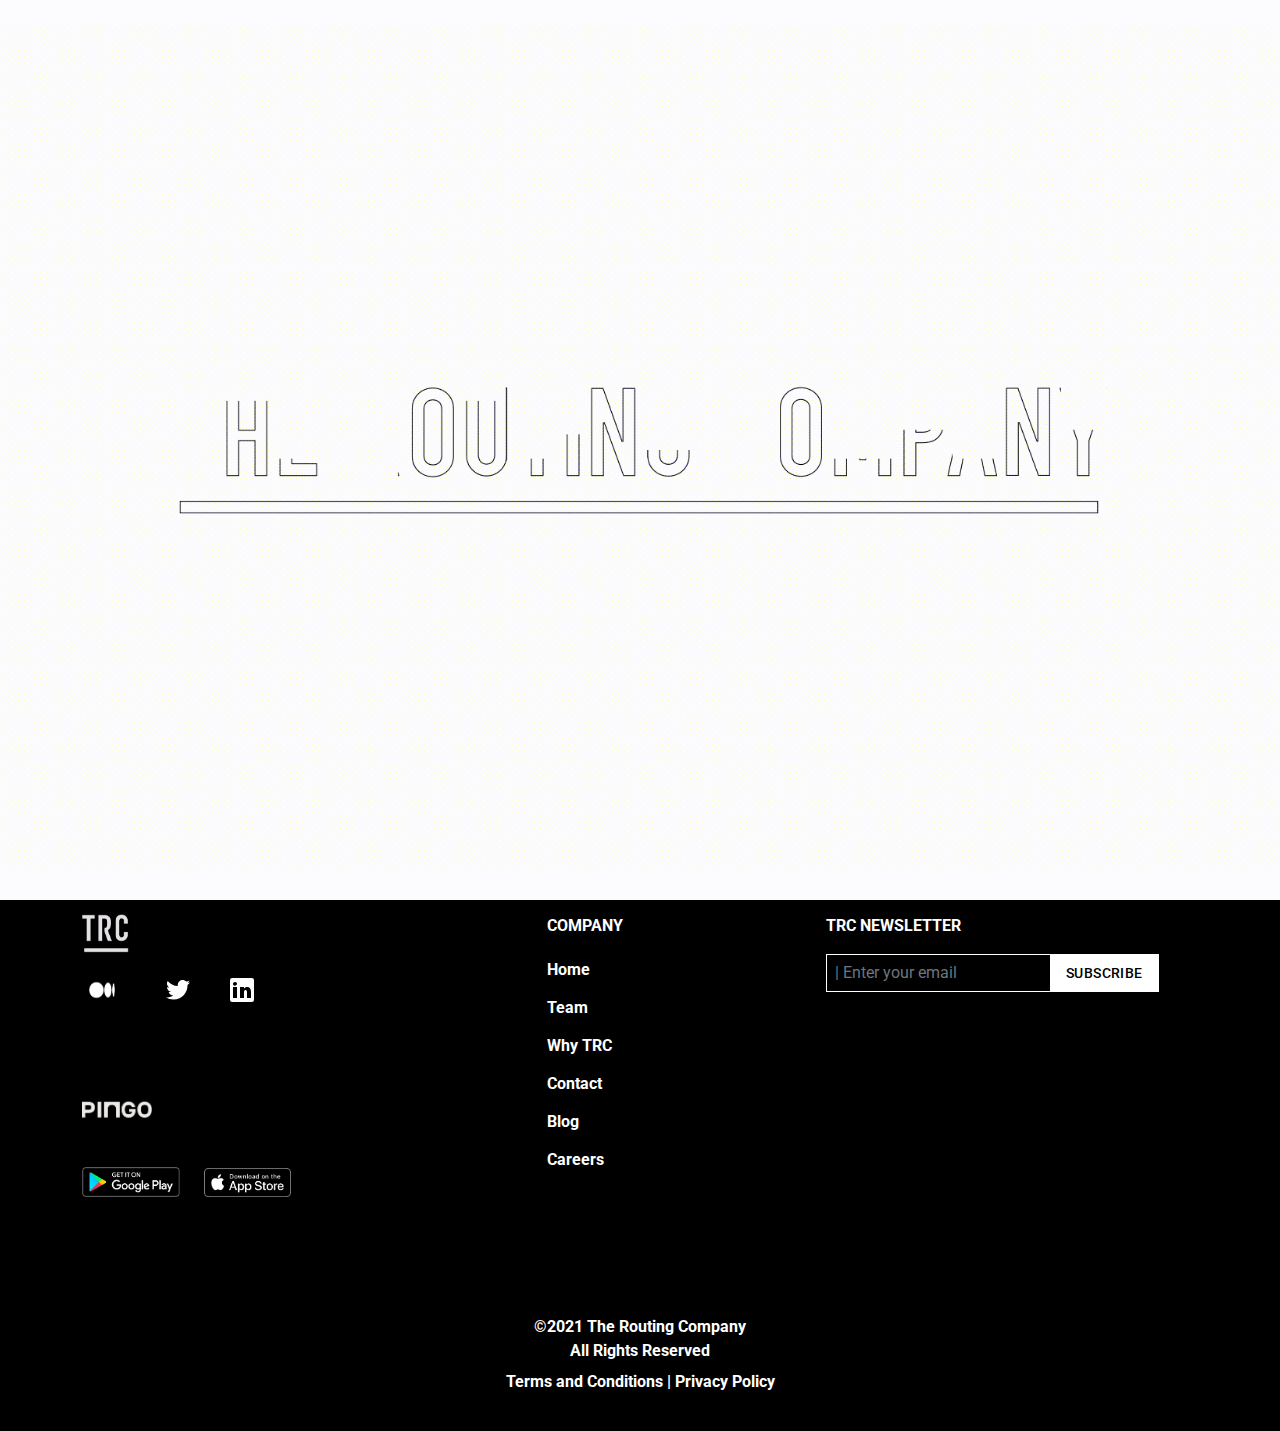
<file: contact/index.html>
<!DOCTYPE html><html><head><meta charSet="utf-8"/><meta http-equiv="x-ua-compatible" content="ie=edge"/><meta name="viewport" content="width=device-width, initial-scale=1, shrink-to-fit=no"/><style data-href="/styles.62a5a24b6130374dc411.css" id="gatsby-global-css">/*!
 * Bootstrap v5.0.0-beta1 (https://getbootstrap.com/)
 * Copyright 2011-2020 The Bootstrap Authors
 * Copyright 2011-2020 Twitter, Inc.
 * Licensed under MIT (https://github.com/twbs/bootstrap/blob/main/LICENSE)
 */:root{--bs-blue:#0d6efd;--bs-indigo:#6610f2;--bs-purple:#6f42c1;--bs-pink:#d63384;--bs-red:#dc3545;--bs-orange:#fd7e14;--bs-yellow:#ffc107;--bs-green:#198754;--bs-teal:#20c997;--bs-cyan:#0dcaf0;--bs-white:#fff;--bs-gray:#6c757d;--bs-gray-dark:#343a40;--bs-primary:#0d6efd;--bs-secondary:#6c757d;--bs-success:#198754;--bs-info:#0dcaf0;--bs-warning:#ffc107;--bs-danger:#dc3545;--bs-light:#f8f9fa;--bs-dark:#212529;--bs-font-sans-serif:system-ui,-apple-system,"Segoe UI",Roboto,"Helvetica Neue",Arial,"Noto Sans","Liberation Sans",sans-serif,"Apple Color Emoji","Segoe UI Emoji","Segoe UI Symbol","Noto Color Emoji";--bs-font-monospace:SFMono-Regular,Menlo,Monaco,Consolas,"Liberation Mono","Courier New",monospace;--bs-gradient:linear-gradient(180deg,hsla(0,0%,100%,0.15),hsla(0,0%,100%,0))}*,:after,:before{box-sizing:border-box}@media (prefers-reduced-motion:no-preference){:root{scroll-behavior:smooth}}body{margin:0;font-family:var(--bs-font-sans-serif);font-size:1rem;font-weight:400;line-height:1.5;color:#212529;background-color:#fff;-webkit-text-size-adjust:100%;-webkit-tap-highlight-color:rgba(0,0,0,0)}[tabindex="-1"]:focus:not(:focus-visible){outline:0!important}hr{margin:1rem 0;color:inherit;background-color:currentColor;border:0;opacity:.25}hr:not([size]){height:1px}.h1,.h2,.h3,.h4,.h5,.h6,h1,h2,h3,h4,h5,h6{margin-top:0;margin-bottom:.5rem;font-weight:500;line-height:1.2}.h1,h1{font-size:calc(1.375rem + 1.5vw)}@media (min-width:1200px){.h1,h1{font-size:2.5rem}}.h2,h2{font-size:calc(1.325rem + .9vw)}@media (min-width:1200px){.h2,h2{font-size:2rem}}.h3,h3{font-size:calc(1.3rem + .6vw)}@media (min-width:1200px){.h3,h3{font-size:1.75rem}}.h4,h4{font-size:calc(1.275rem + .3vw)}@media (min-width:1200px){.h4,h4{font-size:1.5rem}}.h5,h5{font-size:1.25rem}.h6,h6{font-size:1rem}p{margin-top:0;margin-bottom:1rem}abbr[data-bs-original-title],abbr[title]{text-decoration:underline;-webkit-text-decoration:underline dotted;text-decoration:underline dotted;cursor:help;-webkit-text-decoration-skip-ink:none;text-decoration-skip-ink:none}address{margin-bottom:1rem;font-style:normal;line-height:inherit}ol,ul{padding-left:2rem}dl,ol,ul{margin-top:0;margin-bottom:1rem}ol ol,ol ul,ul ol,ul ul{margin-bottom:0}dt{font-weight:700}dd{margin-bottom:.5rem;margin-left:0}blockquote{margin:0 0 1rem}b,strong{font-weight:bolder}.small,small{font-size:.875em}.mark,mark{padding:.2em;background-color:#fcf8e3}sub,sup{position:relative;font-size:.75em;line-height:0;vertical-align:baseline}sub{bottom:-.25em}sup{top:-.5em}a{color:#0d6efd;text-decoration:underline}a:hover{color:#0a58ca}a:not([href]):not([class]),a:not([href]):not([class]):hover{color:inherit;text-decoration:none}code,kbd,pre,samp{font-family:var(--bs-font-monospace);font-size:1em;direction:ltr;unicode-bidi:bidi-override}pre{display:block;margin-top:0;margin-bottom:1rem;overflow:auto;font-size:.875em}pre code{font-size:inherit;color:inherit;word-break:normal}code{font-size:.875em;color:#d63384;word-wrap:break-word}a>code{color:inherit}kbd{padding:.2rem .4rem;font-size:.875em;color:#fff;background-color:#212529;border-radius:.2rem}kbd kbd{padding:0;font-size:1em;font-weight:700}figure{margin:0 0 1rem}img,svg{vertical-align:middle}table{caption-side:bottom;border-collapse:collapse}caption{padding-top:.5rem;padding-bottom:.5rem;color:#6c757d;text-align:left}th{text-align:inherit;text-align:-webkit-match-parent}tbody,td,tfoot,th,thead,tr{border:0 solid;border-color:inherit}label{display:inline-block}button{border-radius:0}button:focus{outline:1px dotted;outline:5px auto -webkit-focus-ring-color}button,input,optgroup,select,textarea{margin:0;font-family:inherit;font-size:inherit;line-height:inherit}button,select{text-transform:none}[role=button]{cursor:pointer}select{word-wrap:normal}[list]::-webkit-calendar-picker-indicator{display:none}[type=button],[type=reset],[type=submit],button{-webkit-appearance:button}[type=button]:not(:disabled),[type=reset]:not(:disabled),[type=submit]:not(:disabled),button:not(:disabled){cursor:pointer}::-moz-focus-inner{padding:0;border-style:none}textarea{resize:vertical}fieldset{min-width:0;padding:0;margin:0;border:0}legend{float:left;width:100%;padding:0;margin-bottom:.5rem;font-size:calc(1.275rem + .3vw);line-height:inherit}@media (min-width:1200px){legend{font-size:1.5rem}}legend+*{clear:left}::-webkit-datetime-edit-day-field,::-webkit-datetime-edit-fields-wrapper,::-webkit-datetime-edit-hour-field,::-webkit-datetime-edit-minute,::-webkit-datetime-edit-month-field,::-webkit-datetime-edit-text,::-webkit-datetime-edit-year-field{padding:0}::-webkit-inner-spin-button{height:auto}[type=search]{outline-offset:-2px;-webkit-appearance:textfield}::-webkit-search-decoration{-webkit-appearance:none}::-webkit-color-swatch-wrapper{padding:0}::file-selector-button{font:inherit}::-webkit-file-upload-button{font:inherit;-webkit-appearance:button}output{display:inline-block}iframe{border:0}summary{display:list-item;cursor:pointer}progress{vertical-align:baseline}[hidden]{display:none!important}.lead{font-size:1.25rem;font-weight:300}.display-1{font-size:calc(1.625rem + 4.5vw);font-weight:300;line-height:1.2}@media (min-width:1200px){.display-1{font-size:5rem}}.display-2{font-size:calc(1.575rem + 3.9vw);font-weight:300;line-height:1.2}@media (min-width:1200px){.display-2{font-size:4.5rem}}.display-3{font-size:calc(1.525rem + 3.3vw);font-weight:300;line-height:1.2}@media (min-width:1200px){.display-3{font-size:4rem}}.display-4{font-size:calc(1.475rem + 2.7vw);font-weight:300;line-height:1.2}@media (min-width:1200px){.display-4{font-size:3.5rem}}.display-5{font-size:calc(1.425rem + 2.1vw);font-weight:300;line-height:1.2}@media (min-width:1200px){.display-5{font-size:3rem}}.display-6{font-size:calc(1.375rem + 1.5vw);font-weight:300;line-height:1.2}@media (min-width:1200px){.display-6{font-size:2.5rem}}.list-inline,.list-unstyled{padding-left:0;list-style:none}.list-inline-item{display:inline-block}.list-inline-item:not(:last-child){margin-right:.5rem}.initialism{font-size:.875em;text-transform:uppercase}.blockquote{margin-bottom:1rem;font-size:1.25rem}.blockquote>:last-child{margin-bottom:0}.blockquote-footer{margin-top:-1rem;margin-bottom:1rem;font-size:.875em;color:#6c757d}.blockquote-footer:before{content:"\2014\A0"}.img-fluid,.img-thumbnail{max-width:100%;height:auto}.img-thumbnail{padding:.25rem;background-color:#fff;border:1px solid #dee2e6;border-radius:.25rem}.figure{display:inline-block}.figure-img{margin-bottom:.5rem;line-height:1}.figure-caption{font-size:.875em;color:#6c757d}.container,.container-fluid,.container-lg,.container-md,.container-sm,.container-xl,.container-xxl{width:100%;padding-right:var(--bs-gutter-x,.75rem);padding-left:var(--bs-gutter-x,.75rem);margin-right:auto;margin-left:auto}@media (min-width:576px){.container,.container-sm{max-width:540px}}@media (min-width:768px){.container,.container-md,.container-sm{max-width:720px}}@media (min-width:992px){.container,.container-lg,.container-md,.container-sm{max-width:960px}}@media (min-width:1200px){.container,.container-lg,.container-md,.container-sm,.container-xl{max-width:1140px}}@media (min-width:1400px){.container,.container-lg,.container-md,.container-sm,.container-xl,.container-xxl{max-width:1320px}}.row{--bs-gutter-x:1.5rem;--bs-gutter-y:0;display:flex;flex-wrap:wrap;margin-top:calc(var(--bs-gutter-y)*-1);margin-right:calc(var(--bs-gutter-x)/-2);margin-left:calc(var(--bs-gutter-x)/-2)}.row>*{flex-shrink:0;width:100%;max-width:100%;padding-right:calc(var(--bs-gutter-x)/2);padding-left:calc(var(--bs-gutter-x)/2);margin-top:var(--bs-gutter-y)}.col{flex:1 0}.row-cols-auto>*{flex:0 0 auto;width:auto}.row-cols-1>*{flex:0 0 auto;width:100%}.row-cols-2>*{flex:0 0 auto;width:50%}.row-cols-3>*{flex:0 0 auto;width:33.3333333333%}.row-cols-4>*{flex:0 0 auto;width:25%}.row-cols-5>*{flex:0 0 auto;width:20%}.row-cols-6>*{flex:0 0 auto;width:16.6666666667%}.col-auto{flex:0 0 auto;width:auto}.col-1{flex:0 0 auto;width:8.3333333333%}.col-2{flex:0 0 auto;width:16.6666666667%}.col-3{flex:0 0 auto;width:25%}.col-4{flex:0 0 auto;width:33.3333333333%}.col-5{flex:0 0 auto;width:41.6666666667%}.col-6{flex:0 0 auto;width:50%}.col-7{flex:0 0 auto;width:58.3333333333%}.col-8{flex:0 0 auto;width:66.6666666667%}.col-9{flex:0 0 auto;width:75%}.col-10{flex:0 0 auto;width:83.3333333333%}.col-11{flex:0 0 auto;width:91.6666666667%}.col-12{flex:0 0 auto;width:100%}.offset-1{margin-left:8.3333333333%}.offset-2{margin-left:16.6666666667%}.offset-3{margin-left:25%}.offset-4{margin-left:33.3333333333%}.offset-5{margin-left:41.6666666667%}.offset-6{margin-left:50%}.offset-7{margin-left:58.3333333333%}.offset-8{margin-left:66.6666666667%}.offset-9{margin-left:75%}.offset-10{margin-left:83.3333333333%}.offset-11{margin-left:91.6666666667%}.g-0,.gx-0{--bs-gutter-x:0}.g-0,.gy-0{--bs-gutter-y:0}.g-1,.gx-1{--bs-gutter-x:0.25rem}.g-1,.gy-1{--bs-gutter-y:0.25rem}.g-2,.gx-2{--bs-gutter-x:0.5rem}.g-2,.gy-2{--bs-gutter-y:0.5rem}.g-3,.gx-3{--bs-gutter-x:1rem}.g-3,.gy-3{--bs-gutter-y:1rem}.g-4,.gx-4{--bs-gutter-x:1.5rem}.g-4,.gy-4{--bs-gutter-y:1.5rem}.g-5,.gx-5{--bs-gutter-x:3rem}.g-5,.gy-5{--bs-gutter-y:3rem}@media (min-width:576px){.col-sm{flex:1 0}.row-cols-sm-auto>*{flex:0 0 auto;width:auto}.row-cols-sm-1>*{flex:0 0 auto;width:100%}.row-cols-sm-2>*{flex:0 0 auto;width:50%}.row-cols-sm-3>*{flex:0 0 auto;width:33.3333333333%}.row-cols-sm-4>*{flex:0 0 auto;width:25%}.row-cols-sm-5>*{flex:0 0 auto;width:20%}.row-cols-sm-6>*{flex:0 0 auto;width:16.6666666667%}.col-sm-auto{flex:0 0 auto;width:auto}.col-sm-1{flex:0 0 auto;width:8.3333333333%}.col-sm-2{flex:0 0 auto;width:16.6666666667%}.col-sm-3{flex:0 0 auto;width:25%}.col-sm-4{flex:0 0 auto;width:33.3333333333%}.col-sm-5{flex:0 0 auto;width:41.6666666667%}.col-sm-6{flex:0 0 auto;width:50%}.col-sm-7{flex:0 0 auto;width:58.3333333333%}.col-sm-8{flex:0 0 auto;width:66.6666666667%}.col-sm-9{flex:0 0 auto;width:75%}.col-sm-10{flex:0 0 auto;width:83.3333333333%}.col-sm-11{flex:0 0 auto;width:91.6666666667%}.col-sm-12{flex:0 0 auto;width:100%}.offset-sm-0{margin-left:0}.offset-sm-1{margin-left:8.3333333333%}.offset-sm-2{margin-left:16.6666666667%}.offset-sm-3{margin-left:25%}.offset-sm-4{margin-left:33.3333333333%}.offset-sm-5{margin-left:41.6666666667%}.offset-sm-6{margin-left:50%}.offset-sm-7{margin-left:58.3333333333%}.offset-sm-8{margin-left:66.6666666667%}.offset-sm-9{margin-left:75%}.offset-sm-10{margin-left:83.3333333333%}.offset-sm-11{margin-left:91.6666666667%}.g-sm-0,.gx-sm-0{--bs-gutter-x:0}.g-sm-0,.gy-sm-0{--bs-gutter-y:0}.g-sm-1,.gx-sm-1{--bs-gutter-x:0.25rem}.g-sm-1,.gy-sm-1{--bs-gutter-y:0.25rem}.g-sm-2,.gx-sm-2{--bs-gutter-x:0.5rem}.g-sm-2,.gy-sm-2{--bs-gutter-y:0.5rem}.g-sm-3,.gx-sm-3{--bs-gutter-x:1rem}.g-sm-3,.gy-sm-3{--bs-gutter-y:1rem}.g-sm-4,.gx-sm-4{--bs-gutter-x:1.5rem}.g-sm-4,.gy-sm-4{--bs-gutter-y:1.5rem}.g-sm-5,.gx-sm-5{--bs-gutter-x:3rem}.g-sm-5,.gy-sm-5{--bs-gutter-y:3rem}}@media (min-width:768px){.col-md{flex:1 0}.row-cols-md-auto>*{flex:0 0 auto;width:auto}.row-cols-md-1>*{flex:0 0 auto;width:100%}.row-cols-md-2>*{flex:0 0 auto;width:50%}.row-cols-md-3>*{flex:0 0 auto;width:33.3333333333%}.row-cols-md-4>*{flex:0 0 auto;width:25%}.row-cols-md-5>*{flex:0 0 auto;width:20%}.row-cols-md-6>*{flex:0 0 auto;width:16.6666666667%}.col-md-auto{flex:0 0 auto;width:auto}.col-md-1{flex:0 0 auto;width:8.3333333333%}.col-md-2{flex:0 0 auto;width:16.6666666667%}.col-md-3{flex:0 0 auto;width:25%}.col-md-4{flex:0 0 auto;width:33.3333333333%}.col-md-5{flex:0 0 auto;width:41.6666666667%}.col-md-6{flex:0 0 auto;width:50%}.col-md-7{flex:0 0 auto;width:58.3333333333%}.col-md-8{flex:0 0 auto;width:66.6666666667%}.col-md-9{flex:0 0 auto;width:75%}.col-md-10{flex:0 0 auto;width:83.3333333333%}.col-md-11{flex:0 0 auto;width:91.6666666667%}.col-md-12{flex:0 0 auto;width:100%}.offset-md-0{margin-left:0}.offset-md-1{margin-left:8.3333333333%}.offset-md-2{margin-left:16.6666666667%}.offset-md-3{margin-left:25%}.offset-md-4{margin-left:33.3333333333%}.offset-md-5{margin-left:41.6666666667%}.offset-md-6{margin-left:50%}.offset-md-7{margin-left:58.3333333333%}.offset-md-8{margin-left:66.6666666667%}.offset-md-9{margin-left:75%}.offset-md-10{margin-left:83.3333333333%}.offset-md-11{margin-left:91.6666666667%}.g-md-0,.gx-md-0{--bs-gutter-x:0}.g-md-0,.gy-md-0{--bs-gutter-y:0}.g-md-1,.gx-md-1{--bs-gutter-x:0.25rem}.g-md-1,.gy-md-1{--bs-gutter-y:0.25rem}.g-md-2,.gx-md-2{--bs-gutter-x:0.5rem}.g-md-2,.gy-md-2{--bs-gutter-y:0.5rem}.g-md-3,.gx-md-3{--bs-gutter-x:1rem}.g-md-3,.gy-md-3{--bs-gutter-y:1rem}.g-md-4,.gx-md-4{--bs-gutter-x:1.5rem}.g-md-4,.gy-md-4{--bs-gutter-y:1.5rem}.g-md-5,.gx-md-5{--bs-gutter-x:3rem}.g-md-5,.gy-md-5{--bs-gutter-y:3rem}}@media (min-width:992px){.col-lg{flex:1 0}.row-cols-lg-auto>*{flex:0 0 auto;width:auto}.row-cols-lg-1>*{flex:0 0 auto;width:100%}.row-cols-lg-2>*{flex:0 0 auto;width:50%}.row-cols-lg-3>*{flex:0 0 auto;width:33.3333333333%}.row-cols-lg-4>*{flex:0 0 auto;width:25%}.row-cols-lg-5>*{flex:0 0 auto;width:20%}.row-cols-lg-6>*{flex:0 0 auto;width:16.6666666667%}.col-lg-auto{flex:0 0 auto;width:auto}.col-lg-1{flex:0 0 auto;width:8.3333333333%}.col-lg-2{flex:0 0 auto;width:16.6666666667%}.col-lg-3{flex:0 0 auto;width:25%}.col-lg-4{flex:0 0 auto;width:33.3333333333%}.col-lg-5{flex:0 0 auto;width:41.6666666667%}.col-lg-6{flex:0 0 auto;width:50%}.col-lg-7{flex:0 0 auto;width:58.3333333333%}.col-lg-8{flex:0 0 auto;width:66.6666666667%}.col-lg-9{flex:0 0 auto;width:75%}.col-lg-10{flex:0 0 auto;width:83.3333333333%}.col-lg-11{flex:0 0 auto;width:91.6666666667%}.col-lg-12{flex:0 0 auto;width:100%}.offset-lg-0{margin-left:0}.offset-lg-1{margin-left:8.3333333333%}.offset-lg-2{margin-left:16.6666666667%}.offset-lg-3{margin-left:25%}.offset-lg-4{margin-left:33.3333333333%}.offset-lg-5{margin-left:41.6666666667%}.offset-lg-6{margin-left:50%}.offset-lg-7{margin-left:58.3333333333%}.offset-lg-8{margin-left:66.6666666667%}.offset-lg-9{margin-left:75%}.offset-lg-10{margin-left:83.3333333333%}.offset-lg-11{margin-left:91.6666666667%}.g-lg-0,.gx-lg-0{--bs-gutter-x:0}.g-lg-0,.gy-lg-0{--bs-gutter-y:0}.g-lg-1,.gx-lg-1{--bs-gutter-x:0.25rem}.g-lg-1,.gy-lg-1{--bs-gutter-y:0.25rem}.g-lg-2,.gx-lg-2{--bs-gutter-x:0.5rem}.g-lg-2,.gy-lg-2{--bs-gutter-y:0.5rem}.g-lg-3,.gx-lg-3{--bs-gutter-x:1rem}.g-lg-3,.gy-lg-3{--bs-gutter-y:1rem}.g-lg-4,.gx-lg-4{--bs-gutter-x:1.5rem}.g-lg-4,.gy-lg-4{--bs-gutter-y:1.5rem}.g-lg-5,.gx-lg-5{--bs-gutter-x:3rem}.g-lg-5,.gy-lg-5{--bs-gutter-y:3rem}}@media (min-width:1200px){.col-xl{flex:1 0}.row-cols-xl-auto>*{flex:0 0 auto;width:auto}.row-cols-xl-1>*{flex:0 0 auto;width:100%}.row-cols-xl-2>*{flex:0 0 auto;width:50%}.row-cols-xl-3>*{flex:0 0 auto;width:33.3333333333%}.row-cols-xl-4>*{flex:0 0 auto;width:25%}.row-cols-xl-5>*{flex:0 0 auto;width:20%}.row-cols-xl-6>*{flex:0 0 auto;width:16.6666666667%}.col-xl-auto{flex:0 0 auto;width:auto}.col-xl-1{flex:0 0 auto;width:8.3333333333%}.col-xl-2{flex:0 0 auto;width:16.6666666667%}.col-xl-3{flex:0 0 auto;width:25%}.col-xl-4{flex:0 0 auto;width:33.3333333333%}.col-xl-5{flex:0 0 auto;width:41.6666666667%}.col-xl-6{flex:0 0 auto;width:50%}.col-xl-7{flex:0 0 auto;width:58.3333333333%}.col-xl-8{flex:0 0 auto;width:66.6666666667%}.col-xl-9{flex:0 0 auto;width:75%}.col-xl-10{flex:0 0 auto;width:83.3333333333%}.col-xl-11{flex:0 0 auto;width:91.6666666667%}.col-xl-12{flex:0 0 auto;width:100%}.offset-xl-0{margin-left:0}.offset-xl-1{margin-left:8.3333333333%}.offset-xl-2{margin-left:16.6666666667%}.offset-xl-3{margin-left:25%}.offset-xl-4{margin-left:33.3333333333%}.offset-xl-5{margin-left:41.6666666667%}.offset-xl-6{margin-left:50%}.offset-xl-7{margin-left:58.3333333333%}.offset-xl-8{margin-left:66.6666666667%}.offset-xl-9{margin-left:75%}.offset-xl-10{margin-left:83.3333333333%}.offset-xl-11{margin-left:91.6666666667%}.g-xl-0,.gx-xl-0{--bs-gutter-x:0}.g-xl-0,.gy-xl-0{--bs-gutter-y:0}.g-xl-1,.gx-xl-1{--bs-gutter-x:0.25rem}.g-xl-1,.gy-xl-1{--bs-gutter-y:0.25rem}.g-xl-2,.gx-xl-2{--bs-gutter-x:0.5rem}.g-xl-2,.gy-xl-2{--bs-gutter-y:0.5rem}.g-xl-3,.gx-xl-3{--bs-gutter-x:1rem}.g-xl-3,.gy-xl-3{--bs-gutter-y:1rem}.g-xl-4,.gx-xl-4{--bs-gutter-x:1.5rem}.g-xl-4,.gy-xl-4{--bs-gutter-y:1.5rem}.g-xl-5,.gx-xl-5{--bs-gutter-x:3rem}.g-xl-5,.gy-xl-5{--bs-gutter-y:3rem}}@media (min-width:1400px){.col-xxl{flex:1 0}.row-cols-xxl-auto>*{flex:0 0 auto;width:auto}.row-cols-xxl-1>*{flex:0 0 auto;width:100%}.row-cols-xxl-2>*{flex:0 0 auto;width:50%}.row-cols-xxl-3>*{flex:0 0 auto;width:33.3333333333%}.row-cols-xxl-4>*{flex:0 0 auto;width:25%}.row-cols-xxl-5>*{flex:0 0 auto;width:20%}.row-cols-xxl-6>*{flex:0 0 auto;width:16.6666666667%}.col-xxl-auto{flex:0 0 auto;width:auto}.col-xxl-1{flex:0 0 auto;width:8.3333333333%}.col-xxl-2{flex:0 0 auto;width:16.6666666667%}.col-xxl-3{flex:0 0 auto;width:25%}.col-xxl-4{flex:0 0 auto;width:33.3333333333%}.col-xxl-5{flex:0 0 auto;width:41.6666666667%}.col-xxl-6{flex:0 0 auto;width:50%}.col-xxl-7{flex:0 0 auto;width:58.3333333333%}.col-xxl-8{flex:0 0 auto;width:66.6666666667%}.col-xxl-9{flex:0 0 auto;width:75%}.col-xxl-10{flex:0 0 auto;width:83.3333333333%}.col-xxl-11{flex:0 0 auto;width:91.6666666667%}.col-xxl-12{flex:0 0 auto;width:100%}.offset-xxl-0{margin-left:0}.offset-xxl-1{margin-left:8.3333333333%}.offset-xxl-2{margin-left:16.6666666667%}.offset-xxl-3{margin-left:25%}.offset-xxl-4{margin-left:33.3333333333%}.offset-xxl-5{margin-left:41.6666666667%}.offset-xxl-6{margin-left:50%}.offset-xxl-7{margin-left:58.3333333333%}.offset-xxl-8{margin-left:66.6666666667%}.offset-xxl-9{margin-left:75%}.offset-xxl-10{margin-left:83.3333333333%}.offset-xxl-11{margin-left:91.6666666667%}.g-xxl-0,.gx-xxl-0{--bs-gutter-x:0}.g-xxl-0,.gy-xxl-0{--bs-gutter-y:0}.g-xxl-1,.gx-xxl-1{--bs-gutter-x:0.25rem}.g-xxl-1,.gy-xxl-1{--bs-gutter-y:0.25rem}.g-xxl-2,.gx-xxl-2{--bs-gutter-x:0.5rem}.g-xxl-2,.gy-xxl-2{--bs-gutter-y:0.5rem}.g-xxl-3,.gx-xxl-3{--bs-gutter-x:1rem}.g-xxl-3,.gy-xxl-3{--bs-gutter-y:1rem}.g-xxl-4,.gx-xxl-4{--bs-gutter-x:1.5rem}.g-xxl-4,.gy-xxl-4{--bs-gutter-y:1.5rem}.g-xxl-5,.gx-xxl-5{--bs-gutter-x:3rem}.g-xxl-5,.gy-xxl-5{--bs-gutter-y:3rem}}.table{--bs-table-bg:transparent;--bs-table-striped-color:#212529;--bs-table-striped-bg:rgba(0,0,0,0.05);--bs-table-active-color:#212529;--bs-table-active-bg:rgba(0,0,0,0.1);--bs-table-hover-color:#212529;--bs-table-hover-bg:rgba(0,0,0,0.075);width:100%;margin-bottom:1rem;color:#212529;vertical-align:top;border-color:#dee2e6}.table>:not(caption)>*>*{padding:.5rem;background-color:var(--bs-table-bg);background-image:linear-gradient(var(--bs-table-accent-bg),var(--bs-table-accent-bg));border-bottom-width:1px}.table>tbody{vertical-align:inherit}.table>thead{vertical-align:bottom}.table>:not(:last-child)>:last-child>*{border-bottom-color:currentColor}.caption-top{caption-side:top}.table-sm>:not(caption)>*>*{padding:.25rem}.table-bordered>:not(caption)>*{border-width:1px 0}.table-bordered>:not(caption)>*>*{border-width:0 1px}.table-borderless>:not(caption)>*>*{border-bottom-width:0}.table-striped>tbody>tr:nth-of-type(odd){--bs-table-accent-bg:var(--bs-table-striped-bg);color:var(--bs-table-striped-color)}.table-active{--bs-table-accent-bg:var(--bs-table-active-bg);color:var(--bs-table-active-color)}.table-hover>tbody>tr:hover{--bs-table-accent-bg:var(--bs-table-hover-bg);color:var(--bs-table-hover-color)}.table-primary{--bs-table-bg:#cfe2ff;--bs-table-striped-bg:#c5d7f2;--bs-table-striped-color:#000;--bs-table-active-bg:#bacbe6;--bs-table-active-color:#000;--bs-table-hover-bg:#bfd1ec;--bs-table-hover-color:#000;color:#000;border-color:#bacbe6}.table-secondary{--bs-table-bg:#e2e3e5;--bs-table-striped-bg:#d7d8da;--bs-table-striped-color:#000;--bs-table-active-bg:#cbccce;--bs-table-active-color:#000;--bs-table-hover-bg:#d1d2d4;--bs-table-hover-color:#000;color:#000;border-color:#cbccce}.table-success{--bs-table-bg:#d1e7dd;--bs-table-striped-bg:#c7dbd2;--bs-table-striped-color:#000;--bs-table-active-bg:#bcd0c7;--bs-table-active-color:#000;--bs-table-hover-bg:#c1d6cc;--bs-table-hover-color:#000;color:#000;border-color:#bcd0c7}.table-info{--bs-table-bg:#cff4fc;--bs-table-striped-bg:#c5e8ef;--bs-table-striped-color:#000;--bs-table-active-bg:#badce3;--bs-table-active-color:#000;--bs-table-hover-bg:#bfe2e9;--bs-table-hover-color:#000;color:#000;border-color:#badce3}.table-warning{--bs-table-bg:#fff3cd;--bs-table-striped-bg:#f2e7c3;--bs-table-striped-color:#000;--bs-table-active-bg:#e6dbb9;--bs-table-active-color:#000;--bs-table-hover-bg:#ece1be;--bs-table-hover-color:#000;color:#000;border-color:#e6dbb9}.table-danger{--bs-table-bg:#f8d7da;--bs-table-striped-bg:#eccccf;--bs-table-striped-color:#000;--bs-table-active-bg:#dfc2c4;--bs-table-active-color:#000;--bs-table-hover-bg:#e5c7ca;--bs-table-hover-color:#000;color:#000;border-color:#dfc2c4}.table-light{--bs-table-bg:#f8f9fa;--bs-table-striped-bg:#ecedee;--bs-table-striped-color:#000;--bs-table-active-bg:#dfe0e1;--bs-table-active-color:#000;--bs-table-hover-bg:#e5e6e7;--bs-table-hover-color:#000;color:#000;border-color:#dfe0e1}.table-dark{--bs-table-bg:#212529;--bs-table-striped-bg:#2c3034;--bs-table-striped-color:#fff;--bs-table-active-bg:#373b3e;--bs-table-active-color:#fff;--bs-table-hover-bg:#323539;--bs-table-hover-color:#fff;color:#fff;border-color:#373b3e}.table-responsive{overflow-x:auto;-webkit-overflow-scrolling:touch}@media (max-width:575.98px){.table-responsive-sm{overflow-x:auto;-webkit-overflow-scrolling:touch}}@media (max-width:767.98px){.table-responsive-md{overflow-x:auto;-webkit-overflow-scrolling:touch}}@media (max-width:991.98px){.table-responsive-lg{overflow-x:auto;-webkit-overflow-scrolling:touch}}@media (max-width:1199.98px){.table-responsive-xl{overflow-x:auto;-webkit-overflow-scrolling:touch}}@media (max-width:1399.98px){.table-responsive-xxl{overflow-x:auto;-webkit-overflow-scrolling:touch}}.form-label{margin-bottom:.5rem}.col-form-label{padding-top:calc(.375rem + 1px);padding-bottom:calc(.375rem + 1px);margin-bottom:0;font-size:inherit;line-height:1.5}.col-form-label-lg{padding-top:calc(.5rem + 1px);padding-bottom:calc(.5rem + 1px);font-size:1.25rem}.col-form-label-sm{padding-top:calc(.25rem + 1px);padding-bottom:calc(.25rem + 1px);font-size:.875rem}.form-text{margin-top:.25rem;font-size:.875em;color:#6c757d}.form-control{display:block;width:100%;padding:.375rem .75rem;font-size:1rem;font-weight:400;line-height:1.5;color:#212529;background-color:#fff;background-clip:padding-box;border:1px solid #ced4da;-webkit-appearance:none;appearance:none;border-radius:.25rem;transition:border-color .15s ease-in-out,box-shadow .15s ease-in-out}@media (prefers-reduced-motion:reduce){.form-control{transition:none}}.form-control[type=file]{overflow:hidden}.form-control[type=file]:not(:disabled):not([readonly]){cursor:pointer}.form-control:focus{color:#212529;background-color:#fff;border-color:#86b7fe;outline:0;box-shadow:0 0 0 .25rem rgba(13,110,253,.25)}.form-control::-webkit-date-and-time-value{height:1.5em}.form-control::-webkit-input-placeholder{color:#6c757d;opacity:1}.form-control:-ms-input-placeholder{color:#6c757d;opacity:1}.form-control::-ms-input-placeholder{color:#6c757d;opacity:1}.form-control::placeholder{color:#6c757d;opacity:1}.form-control:disabled,.form-control[readonly]{background-color:#e9ecef;opacity:1}.form-control::file-selector-button{padding:.375rem .75rem;margin:-.375rem -.75rem;-webkit-margin-end:.75rem;margin-inline-end:.75rem;color:#212529;background-color:#e9ecef;pointer-events:none;border:0 solid;border-color:inherit;border-inline-end-width:1px;border-radius:0;transition:color .15s ease-in-out,background-color .15s ease-in-out,border-color .15s ease-in-out,box-shadow .15s ease-in-out}@media (prefers-reduced-motion:reduce){.form-control::file-selector-button{transition:none}}.form-control:hover:not(:disabled):not([readonly])::file-selector-button{background-color:#dde0e3}.form-control::-webkit-file-upload-button{padding:.375rem .75rem;margin:-.375rem -.75rem;-webkit-margin-end:.75rem;margin-inline-end:.75rem;color:#212529;background-color:#e9ecef;pointer-events:none;border:0 solid;border-color:inherit;border-inline-end-width:1px;border-radius:0;-webkit-transition:color .15s ease-in-out,background-color .15s ease-in-out,border-color .15s ease-in-out,box-shadow .15s ease-in-out;transition:color .15s ease-in-out,background-color .15s ease-in-out,border-color .15s ease-in-out,box-shadow .15s ease-in-out}@media (prefers-reduced-motion:reduce){.form-control::-webkit-file-upload-button{-webkit-transition:none;transition:none}}.form-control:hover:not(:disabled):not([readonly])::-webkit-file-upload-button{background-color:#dde0e3}.form-control-plaintext{display:block;width:100%;padding:.375rem 0;margin-bottom:0;line-height:1.5;color:#212529;background-color:transparent;border:solid transparent;border-width:1px 0}.form-control-plaintext.form-control-lg,.form-control-plaintext.form-control-sm{padding-right:0;padding-left:0}.form-control-sm{min-height:calc(1.5em + .5rem + 2px);padding:.25rem .5rem;font-size:.875rem;border-radius:.2rem}.form-control-sm::file-selector-button{padding:.25rem .5rem;margin:-.25rem -.5rem;-webkit-margin-end:.5rem;margin-inline-end:.5rem}.form-control-sm::-webkit-file-upload-button{padding:.25rem .5rem;margin:-.25rem -.5rem;-webkit-margin-end:.5rem;margin-inline-end:.5rem}.form-control-lg{min-height:calc(1.5em + 1rem + 2px);padding:.5rem 1rem;font-size:1.25rem;border-radius:.3rem}.form-control-lg::file-selector-button{padding:.5rem 1rem;margin:-.5rem -1rem;-webkit-margin-end:1rem;margin-inline-end:1rem}.form-control-lg::-webkit-file-upload-button{padding:.5rem 1rem;margin:-.5rem -1rem;-webkit-margin-end:1rem;margin-inline-end:1rem}textarea.form-control{min-height:calc(1.5em + .75rem + 2px)}textarea.form-control-sm{min-height:calc(1.5em + .5rem + 2px)}textarea.form-control-lg{min-height:calc(1.5em + 1rem + 2px)}.form-control-color{max-width:3rem;height:auto;padding:.375rem}.form-control-color:not(:disabled):not([readonly]){cursor:pointer}.form-control-color::-moz-color-swatch{height:1.5em;border-radius:.25rem}.form-control-color::-webkit-color-swatch{height:1.5em;border-radius:.25rem}.form-select{display:block;width:100%;padding:.375rem 1.75rem .375rem .75rem;font-size:1rem;font-weight:400;line-height:1.5;color:#212529;vertical-align:middle;background-color:#fff;background-image:url("data:image/svg+xml;charset=utf-8,%3Csvg xmlns='http://www.w3.org/2000/svg' viewBox='0 0 16 16'%3E%3Cpath fill='none' stroke='%23343a40' stroke-linecap='round' stroke-linejoin='round' stroke-width='2' d='M2 5l6 6 6-6'/%3E%3C/svg%3E");background-repeat:no-repeat;background-position:right .75rem center;background-size:16px 12px;border:1px solid #ced4da;border-radius:.25rem;-webkit-appearance:none;appearance:none}.form-select:focus{border-color:#86b7fe;outline:0;box-shadow:0 0 0 .25rem rgba(13,110,253,.25)}.form-select[multiple],.form-select[size]:not([size="1"]){padding-right:.75rem;background-image:none}.form-select:disabled{color:#6c757d;background-color:#e9ecef}.form-select:-moz-focusring{color:transparent;text-shadow:0 0 0 #212529}.form-select-sm{padding-top:.25rem;padding-bottom:.25rem;padding-left:.5rem;font-size:.875rem}.form-select-lg{padding-top:.5rem;padding-bottom:.5rem;padding-left:1rem;font-size:1.25rem}.form-check{display:block;min-height:1.5rem;padding-left:1.5em;margin-bottom:.125rem}.form-check .form-check-input{float:left;margin-left:-1.5em}.form-check-input{width:1em;height:1em;margin-top:.25em;vertical-align:top;background-color:#fff;background-repeat:no-repeat;background-position:50%;background-size:contain;border:1px solid rgba(0,0,0,.25);-webkit-appearance:none;appearance:none;-webkit-print-color-adjust:exact;color-adjust:exact;transition:background-color .15s ease-in-out,background-position .15s ease-in-out,border-color .15s ease-in-out,box-shadow .15s ease-in-out}@media (prefers-reduced-motion:reduce){.form-check-input{transition:none}}.form-check-input[type=checkbox]{border-radius:.25em}.form-check-input[type=radio]{border-radius:50%}.form-check-input:active{filter:brightness(90%)}.form-check-input:focus{border-color:#86b7fe;outline:0;box-shadow:0 0 0 .25rem rgba(13,110,253,.25)}.form-check-input:checked{background-color:#0d6efd;border-color:#0d6efd}.form-check-input:checked[type=checkbox]{background-image:url("data:image/svg+xml;charset=utf-8,%3Csvg xmlns='http://www.w3.org/2000/svg' viewBox='0 0 20 20'%3E%3Cpath fill='none' stroke='%23fff' stroke-linecap='round' stroke-linejoin='round' stroke-width='3' d='M6 10l3 3l6-6'/%3E%3C/svg%3E")}.form-check-input:checked[type=radio]{background-image:url("data:image/svg+xml;charset=utf-8,%3Csvg xmlns='http://www.w3.org/2000/svg' viewBox='-4 -4 8 8'%3E%3Ccircle r='2' fill='%23fff'/%3E%3C/svg%3E")}.form-check-input[type=checkbox]:indeterminate{background-color:#0d6efd;border-color:#0d6efd;background-image:url("data:image/svg+xml;charset=utf-8,%3Csvg xmlns='http://www.w3.org/2000/svg' viewBox='0 0 20 20'%3E%3Cpath fill='none' stroke='%23fff' stroke-linecap='round' stroke-linejoin='round' stroke-width='3' d='M6 10h8'/%3E%3C/svg%3E")}.form-check-input:disabled{pointer-events:none;filter:none;opacity:.5}.form-check-input:disabled~.form-check-label,.form-check-input[disabled]~.form-check-label{opacity:.5}.form-switch{padding-left:2.5em}.form-switch .form-check-input{width:2em;margin-left:-2.5em;background-image:url("data:image/svg+xml;charset=utf-8,%3Csvg xmlns='http://www.w3.org/2000/svg' viewBox='-4 -4 8 8'%3E%3Ccircle r='3' fill='rgba(0, 0, 0, 0.25)'/%3E%3C/svg%3E");background-position:0;border-radius:2em}.form-switch .form-check-input:focus{background-image:url("data:image/svg+xml;charset=utf-8,%3Csvg xmlns='http://www.w3.org/2000/svg' viewBox='-4 -4 8 8'%3E%3Ccircle r='3' fill='%2386b7fe'/%3E%3C/svg%3E")}.form-switch .form-check-input:checked{background-position:100%;background-image:url("data:image/svg+xml;charset=utf-8,%3Csvg xmlns='http://www.w3.org/2000/svg' viewBox='-4 -4 8 8'%3E%3Ccircle r='3' fill='%23fff'/%3E%3C/svg%3E")}.form-check-inline{display:inline-block;margin-right:1rem}.btn-check{position:absolute;clip:rect(0,0,0,0);pointer-events:none}.btn-check:disabled+.btn,.btn-check[disabled]+.btn{pointer-events:none;filter:none;opacity:.65}.form-range{width:100%;height:1.5rem;padding:0;background-color:transparent;-webkit-appearance:none;appearance:none}.form-range:focus{outline:none}.form-range:focus::-webkit-slider-thumb{box-shadow:0 0 0 1px #fff,0 0 0 .25rem rgba(13,110,253,.25)}.form-range:focus::-moz-range-thumb{box-shadow:0 0 0 1px #fff,0 0 0 .25rem rgba(13,110,253,.25)}.form-range::-moz-focus-outer{border:0}.form-range::-webkit-slider-thumb{width:1rem;height:1rem;margin-top:-.25rem;background-color:#0d6efd;border:0;border-radius:1rem;-webkit-transition:background-color .15s ease-in-out,border-color .15s ease-in-out,box-shadow .15s ease-in-out;transition:background-color .15s ease-in-out,border-color .15s ease-in-out,box-shadow .15s ease-in-out;-webkit-appearance:none;appearance:none}@media (prefers-reduced-motion:reduce){.form-range::-webkit-slider-thumb{-webkit-transition:none;transition:none}}.form-range::-webkit-slider-thumb:active{background-color:#b6d4fe}.form-range::-webkit-slider-runnable-track{width:100%;height:.5rem;color:transparent;cursor:pointer;background-color:#dee2e6;border-color:transparent;border-radius:1rem}.form-range::-moz-range-thumb{width:1rem;height:1rem;background-color:#0d6efd;border:0;border-radius:1rem;-moz-transition:background-color .15s ease-in-out,border-color .15s ease-in-out,box-shadow .15s ease-in-out;transition:background-color .15s ease-in-out,border-color .15s ease-in-out,box-shadow .15s ease-in-out;appearance:none}@media (prefers-reduced-motion:reduce){.form-range::-moz-range-thumb{-moz-transition:none;transition:none}}.form-range::-moz-range-thumb:active{background-color:#b6d4fe}.form-range::-moz-range-track{width:100%;height:.5rem;color:transparent;cursor:pointer;background-color:#dee2e6;border-color:transparent;border-radius:1rem}.form-range:disabled{pointer-events:none}.form-range:disabled::-webkit-slider-thumb{background-color:#adb5bd}.form-range:disabled::-moz-range-thumb{background-color:#adb5bd}.form-floating{position:relative}.form-floating>.form-control,.form-floating>.form-select{height:calc(3.5rem + 2px);padding:1rem .75rem}.form-floating>label{position:absolute;top:0;left:0;height:100%;padding:1rem .75rem;pointer-events:none;border:1px solid transparent;transform-origin:0 0;transition:opacity .1s ease-in-out,transform .1s ease-in-out}@media (prefers-reduced-motion:reduce){.form-floating>label{transition:none}}.form-floating>.form-control::-webkit-input-placeholder{color:transparent}.form-floating>.form-control:-ms-input-placeholder{color:transparent}.form-floating>.form-control::-ms-input-placeholder{color:transparent}.form-floating>.form-control::placeholder{color:transparent}.form-floating>.form-control:not(:-ms-input-placeholder){padding-top:1.625rem;padding-bottom:.625rem}.form-floating>.form-control:focus,.form-floating>.form-control:not(:placeholder-shown){padding-top:1.625rem;padding-bottom:.625rem}.form-floating>.form-control:-webkit-autofill{padding-top:1.625rem;padding-bottom:.625rem}.form-floating>.form-select{padding-top:1.625rem;padding-bottom:.625rem}.form-floating>.form-control:not(:-ms-input-placeholder)~label{opacity:.65;transform:scale(.85) translateY(-.5rem) translateX(.15rem)}.form-floating>.form-control:focus~label,.form-floating>.form-control:not(:placeholder-shown)~label,.form-floating>.form-select~label{opacity:.65;transform:scale(.85) translateY(-.5rem) translateX(.15rem)}.form-floating>.form-control:-webkit-autofill~label{opacity:.65;transform:scale(.85) translateY(-.5rem) translateX(.15rem)}.input-group{position:relative;display:flex;flex-wrap:wrap;align-items:stretch;width:100%}.input-group>.form-control,.input-group>.form-select{position:relative;flex:1 1 auto;width:1%;min-width:0}.input-group>.form-control:focus,.input-group>.form-select:focus{z-index:3}.input-group .btn{position:relative;z-index:2}.input-group .btn:focus{z-index:3}.input-group-text{display:flex;align-items:center;padding:.375rem .75rem;font-size:1rem;font-weight:400;line-height:1.5;color:#212529;text-align:center;white-space:nowrap;background-color:#e9ecef;border:1px solid #ced4da;border-radius:.25rem}.input-group-lg>.btn,.input-group-lg>.form-control,.input-group-lg>.form-select,.input-group-lg>.input-group-text{padding:.5rem 1rem;font-size:1.25rem;border-radius:.3rem}.input-group-sm>.btn,.input-group-sm>.form-control,.input-group-sm>.form-select,.input-group-sm>.input-group-text{padding:.25rem .5rem;font-size:.875rem;border-radius:.2rem}.input-group-lg>.form-select,.input-group-sm>.form-select{padding-right:1.75rem}.input-group.has-validation>.dropdown-toggle:nth-last-child(n+4),.input-group.has-validation>:nth-last-child(n+3):not(.dropdown-toggle):not(.dropdown-menu),.input-group:not(.has-validation)>.dropdown-toggle:nth-last-child(n+3),.input-group:not(.has-validation)>:not(:last-child):not(.dropdown-toggle):not(.dropdown-menu){border-top-right-radius:0;border-bottom-right-radius:0}.input-group>:not(:first-child):not(.dropdown-menu):not(.valid-tooltip):not(.valid-feedback):not(.invalid-tooltip):not(.invalid-feedback){margin-left:-1px;border-top-left-radius:0;border-bottom-left-radius:0}.valid-feedback{display:none;width:100%;margin-top:.25rem;font-size:.875em;color:#198754}.valid-tooltip{position:absolute;top:100%;z-index:5;display:none;max-width:100%;padding:.25rem .5rem;margin-top:.1rem;font-size:.875rem;color:#fff;background-color:rgba(25,135,84,.9);border-radius:.25rem}.is-valid~.valid-feedback,.is-valid~.valid-tooltip,.was-validated :valid~.valid-feedback,.was-validated :valid~.valid-tooltip{display:block}.form-control.is-valid,.was-validated .form-control:valid{border-color:#198754;padding-right:calc(1.5em + .75rem);background-image:url("data:image/svg+xml;charset=utf-8,%3Csvg xmlns='http://www.w3.org/2000/svg' viewBox='0 0 8 8'%3E%3Cpath fill='%23198754' d='M2.3 6.73L.6 4.53c-.4-1.04.46-1.4 1.1-.8l1.1 1.4 3.4-3.8c.6-.63 1.6-.27 1.2.7l-4 4.6c-.43.5-.8.4-1.1.1z'/%3E%3C/svg%3E");background-repeat:no-repeat;background-position:right calc(.375em + .1875rem) center;background-size:calc(.75em + .375rem) calc(.75em + .375rem)}.form-control.is-valid:focus,.was-validated .form-control:valid:focus{border-color:#198754;box-shadow:0 0 0 .25rem rgba(25,135,84,.25)}.was-validated textarea.form-control:valid,textarea.form-control.is-valid{padding-right:calc(1.5em + .75rem);background-position:top calc(.375em + .1875rem) right calc(.375em + .1875rem)}.form-select.is-valid,.was-validated .form-select:valid{border-color:#198754;padding-right:calc(.75em + 2.3125rem);background-image:url("data:image/svg+xml;charset=utf-8,%3Csvg xmlns='http://www.w3.org/2000/svg' viewBox='0 0 16 16'%3E%3Cpath fill='none' stroke='%23343a40' stroke-linecap='round' stroke-linejoin='round' stroke-width='2' d='M2 5l6 6 6-6'/%3E%3C/svg%3E"),url("data:image/svg+xml;charset=utf-8,%3Csvg xmlns='http://www.w3.org/2000/svg' viewBox='0 0 8 8'%3E%3Cpath fill='%23198754' d='M2.3 6.73L.6 4.53c-.4-1.04.46-1.4 1.1-.8l1.1 1.4 3.4-3.8c.6-.63 1.6-.27 1.2.7l-4 4.6c-.43.5-.8.4-1.1.1z'/%3E%3C/svg%3E");background-position:right .75rem center,center right 1.75rem;background-size:16px 12px,calc(.75em + .375rem) calc(.75em + .375rem)}.form-select.is-valid:focus,.was-validated .form-select:valid:focus{border-color:#198754;box-shadow:0 0 0 .25rem rgba(25,135,84,.25)}.form-check-input.is-valid,.was-validated .form-check-input:valid{border-color:#198754}.form-check-input.is-valid:checked,.was-validated .form-check-input:valid:checked{background-color:#198754}.form-check-input.is-valid:focus,.was-validated .form-check-input:valid:focus{box-shadow:0 0 0 .25rem rgba(25,135,84,.25)}.form-check-input.is-valid~.form-check-label,.was-validated .form-check-input:valid~.form-check-label{color:#198754}.form-check-inline .form-check-input~.valid-feedback{margin-left:.5em}.invalid-feedback{display:none;width:100%;margin-top:.25rem;font-size:.875em;color:#dc3545}.invalid-tooltip{position:absolute;top:100%;z-index:5;display:none;max-width:100%;padding:.25rem .5rem;margin-top:.1rem;font-size:.875rem;color:#fff;background-color:rgba(220,53,69,.9);border-radius:.25rem}.is-invalid~.invalid-feedback,.is-invalid~.invalid-tooltip,.was-validated :invalid~.invalid-feedback,.was-validated :invalid~.invalid-tooltip{display:block}.form-control.is-invalid,.was-validated .form-control:invalid{border-color:#dc3545;padding-right:calc(1.5em + .75rem);background-image:url("data:image/svg+xml;charset=utf-8,%3Csvg xmlns='http://www.w3.org/2000/svg' viewBox='0 0 12 12' width='12' height='12' fill='none' stroke='%23dc3545'%3E%3Ccircle cx='6' cy='6' r='4.5'/%3E%3Cpath stroke-linejoin='round' d='M5.8 3.6h.4L6 6.5z'/%3E%3Ccircle cx='6' cy='8.2' r='.6' fill='%23dc3545' stroke='none'/%3E%3C/svg%3E");background-repeat:no-repeat;background-position:right calc(.375em + .1875rem) center;background-size:calc(.75em + .375rem) calc(.75em + .375rem)}.form-control.is-invalid:focus,.was-validated .form-control:invalid:focus{border-color:#dc3545;box-shadow:0 0 0 .25rem rgba(220,53,69,.25)}.was-validated textarea.form-control:invalid,textarea.form-control.is-invalid{padding-right:calc(1.5em + .75rem);background-position:top calc(.375em + .1875rem) right calc(.375em + .1875rem)}.form-select.is-invalid,.was-validated .form-select:invalid{border-color:#dc3545;padding-right:calc(.75em + 2.3125rem);background-image:url("data:image/svg+xml;charset=utf-8,%3Csvg xmlns='http://www.w3.org/2000/svg' viewBox='0 0 16 16'%3E%3Cpath fill='none' stroke='%23343a40' stroke-linecap='round' stroke-linejoin='round' stroke-width='2' d='M2 5l6 6 6-6'/%3E%3C/svg%3E"),url("data:image/svg+xml;charset=utf-8,%3Csvg xmlns='http://www.w3.org/2000/svg' viewBox='0 0 12 12' width='12' height='12' fill='none' stroke='%23dc3545'%3E%3Ccircle cx='6' cy='6' r='4.5'/%3E%3Cpath stroke-linejoin='round' d='M5.8 3.6h.4L6 6.5z'/%3E%3Ccircle cx='6' cy='8.2' r='.6' fill='%23dc3545' stroke='none'/%3E%3C/svg%3E");background-position:right .75rem center,center right 1.75rem;background-size:16px 12px,calc(.75em + .375rem) calc(.75em + .375rem)}.form-select.is-invalid:focus,.was-validated .form-select:invalid:focus{border-color:#dc3545;box-shadow:0 0 0 .25rem rgba(220,53,69,.25)}.form-check-input.is-invalid,.was-validated .form-check-input:invalid{border-color:#dc3545}.form-check-input.is-invalid:checked,.was-validated .form-check-input:invalid:checked{background-color:#dc3545}.form-check-input.is-invalid:focus,.was-validated .form-check-input:invalid:focus{box-shadow:0 0 0 .25rem rgba(220,53,69,.25)}.form-check-input.is-invalid~.form-check-label,.was-validated .form-check-input:invalid~.form-check-label{color:#dc3545}.form-check-inline .form-check-input~.invalid-feedback{margin-left:.5em}.btn{display:inline-block;font-weight:400;line-height:1.5;color:#212529;text-align:center;text-decoration:none;vertical-align:middle;cursor:pointer;-webkit-user-select:none;-ms-user-select:none;user-select:none;background-color:transparent;border:1px solid transparent;padding:.375rem .75rem;font-size:1rem;border-radius:.25rem;transition:color .15s ease-in-out,background-color .15s ease-in-out,border-color .15s ease-in-out,box-shadow .15s ease-in-out}@media (prefers-reduced-motion:reduce){.btn{transition:none}}.btn:hover{color:#212529}.btn-check:focus+.btn,.btn:focus{outline:0;box-shadow:0 0 0 .25rem rgba(13,110,253,.25)}.btn.disabled,.btn:disabled,fieldset:disabled .btn{pointer-events:none;opacity:.65}.btn-primary{color:#fff;background-color:#0d6efd;border-color:#0d6efd}.btn-check:focus+.btn-primary,.btn-primary:focus,.btn-primary:hover{color:#fff;background-color:#0b5ed7;border-color:#0a58ca}.btn-check:focus+.btn-primary,.btn-primary:focus{box-shadow:0 0 0 .25rem rgba(49,132,253,.5)}.btn-check:active+.btn-primary,.btn-check:checked+.btn-primary,.btn-primary.active,.btn-primary:active,.show>.btn-primary.dropdown-toggle{color:#fff;background-color:#0a58ca;border-color:#0a53be}.btn-check:active+.btn-primary:focus,.btn-check:checked+.btn-primary:focus,.btn-primary.active:focus,.btn-primary:active:focus,.show>.btn-primary.dropdown-toggle:focus{box-shadow:0 0 0 .25rem rgba(49,132,253,.5)}.btn-primary.disabled,.btn-primary:disabled{color:#fff;background-color:#0d6efd;border-color:#0d6efd}.btn-secondary{color:#fff;background-color:#6c757d;border-color:#6c757d}.btn-check:focus+.btn-secondary,.btn-secondary:focus,.btn-secondary:hover{color:#fff;background-color:#5c636a;border-color:#565e64}.btn-check:focus+.btn-secondary,.btn-secondary:focus{box-shadow:0 0 0 .25rem rgba(130,138,145,.5)}.btn-check:active+.btn-secondary,.btn-check:checked+.btn-secondary,.btn-secondary.active,.btn-secondary:active,.show>.btn-secondary.dropdown-toggle{color:#fff;background-color:#565e64;border-color:#51585e}.btn-check:active+.btn-secondary:focus,.btn-check:checked+.btn-secondary:focus,.btn-secondary.active:focus,.btn-secondary:active:focus,.show>.btn-secondary.dropdown-toggle:focus{box-shadow:0 0 0 .25rem rgba(130,138,145,.5)}.btn-secondary.disabled,.btn-secondary:disabled{color:#fff;background-color:#6c757d;border-color:#6c757d}.btn-success{color:#fff;background-color:#198754;border-color:#198754}.btn-check:focus+.btn-success,.btn-success:focus,.btn-success:hover{color:#fff;background-color:#157347;border-color:#146c43}.btn-check:focus+.btn-success,.btn-success:focus{box-shadow:0 0 0 .25rem rgba(60,153,110,.5)}.btn-check:active+.btn-success,.btn-check:checked+.btn-success,.btn-success.active,.btn-success:active,.show>.btn-success.dropdown-toggle{color:#fff;background-color:#146c43;border-color:#13653f}.btn-check:active+.btn-success:focus,.btn-check:checked+.btn-success:focus,.btn-success.active:focus,.btn-success:active:focus,.show>.btn-success.dropdown-toggle:focus{box-shadow:0 0 0 .25rem rgba(60,153,110,.5)}.btn-success.disabled,.btn-success:disabled{color:#fff;background-color:#198754;border-color:#198754}.btn-info{color:#000;background-color:#0dcaf0;border-color:#0dcaf0}.btn-check:focus+.btn-info,.btn-info:focus,.btn-info:hover{color:#000;background-color:#31d2f2;border-color:#25cff2}.btn-check:focus+.btn-info,.btn-info:focus{box-shadow:0 0 0 .25rem rgba(11,172,204,.5)}.btn-check:active+.btn-info,.btn-check:checked+.btn-info,.btn-info.active,.btn-info:active,.show>.btn-info.dropdown-toggle{color:#000;background-color:#3dd5f3;border-color:#25cff2}.btn-check:active+.btn-info:focus,.btn-check:checked+.btn-info:focus,.btn-info.active:focus,.btn-info:active:focus,.show>.btn-info.dropdown-toggle:focus{box-shadow:0 0 0 .25rem rgba(11,172,204,.5)}.btn-info.disabled,.btn-info:disabled{color:#000;background-color:#0dcaf0;border-color:#0dcaf0}.btn-warning{color:#000;background-color:#ffc107;border-color:#ffc107}.btn-check:focus+.btn-warning,.btn-warning:focus,.btn-warning:hover{color:#000;background-color:#ffca2c;border-color:#ffc720}.btn-check:focus+.btn-warning,.btn-warning:focus{box-shadow:0 0 0 .25rem rgba(217,164,6,.5)}.btn-check:active+.btn-warning,.btn-check:checked+.btn-warning,.btn-warning.active,.btn-warning:active,.show>.btn-warning.dropdown-toggle{color:#000;background-color:#ffcd39;border-color:#ffc720}.btn-check:active+.btn-warning:focus,.btn-check:checked+.btn-warning:focus,.btn-warning.active:focus,.btn-warning:active:focus,.show>.btn-warning.dropdown-toggle:focus{box-shadow:0 0 0 .25rem rgba(217,164,6,.5)}.btn-warning.disabled,.btn-warning:disabled{color:#000;background-color:#ffc107;border-color:#ffc107}.btn-danger{color:#fff;background-color:#dc3545;border-color:#dc3545}.btn-check:focus+.btn-danger,.btn-danger:focus,.btn-danger:hover{color:#fff;background-color:#bb2d3b;border-color:#b02a37}.btn-check:focus+.btn-danger,.btn-danger:focus{box-shadow:0 0 0 .25rem rgba(225,83,97,.5)}.btn-check:active+.btn-danger,.btn-check:checked+.btn-danger,.btn-danger.active,.btn-danger:active,.show>.btn-danger.dropdown-toggle{color:#fff;background-color:#b02a37;border-color:#a52834}.btn-check:active+.btn-danger:focus,.btn-check:checked+.btn-danger:focus,.btn-danger.active:focus,.btn-danger:active:focus,.show>.btn-danger.dropdown-toggle:focus{box-shadow:0 0 0 .25rem rgba(225,83,97,.5)}.btn-danger.disabled,.btn-danger:disabled{color:#fff;background-color:#dc3545;border-color:#dc3545}.btn-light{color:#000;background-color:#f8f9fa;border-color:#f8f9fa}.btn-check:focus+.btn-light,.btn-light:focus,.btn-light:hover{color:#000;background-color:#f9fafb;border-color:#f9fafb}.btn-check:focus+.btn-light,.btn-light:focus{box-shadow:0 0 0 .25rem rgba(211,212,213,.5)}.btn-check:active+.btn-light,.btn-check:checked+.btn-light,.btn-light.active,.btn-light:active,.show>.btn-light.dropdown-toggle{color:#000;background-color:#f9fafb;border-color:#f9fafb}.btn-check:active+.btn-light:focus,.btn-check:checked+.btn-light:focus,.btn-light.active:focus,.btn-light:active:focus,.show>.btn-light.dropdown-toggle:focus{box-shadow:0 0 0 .25rem rgba(211,212,213,.5)}.btn-light.disabled,.btn-light:disabled{color:#000;background-color:#f8f9fa;border-color:#f8f9fa}.btn-dark{color:#fff;background-color:#212529;border-color:#212529}.btn-check:focus+.btn-dark,.btn-dark:focus,.btn-dark:hover{color:#fff;background-color:#1c1f23;border-color:#1a1e21}.btn-check:focus+.btn-dark,.btn-dark:focus{box-shadow:0 0 0 .25rem rgba(66,70,73,.5)}.btn-check:active+.btn-dark,.btn-check:checked+.btn-dark,.btn-dark.active,.btn-dark:active,.show>.btn-dark.dropdown-toggle{color:#fff;background-color:#1a1e21;border-color:#191c1f}.btn-check:active+.btn-dark:focus,.btn-check:checked+.btn-dark:focus,.btn-dark.active:focus,.btn-dark:active:focus,.show>.btn-dark.dropdown-toggle:focus{box-shadow:0 0 0 .25rem rgba(66,70,73,.5)}.btn-dark.disabled,.btn-dark:disabled{color:#fff;background-color:#212529;border-color:#212529}.btn-outline-primary{color:#0d6efd;border-color:#0d6efd}.btn-outline-primary:hover{color:#fff;background-color:#0d6efd;border-color:#0d6efd}.btn-check:focus+.btn-outline-primary,.btn-outline-primary:focus{box-shadow:0 0 0 .25rem rgba(13,110,253,.5)}.btn-check:active+.btn-outline-primary,.btn-check:checked+.btn-outline-primary,.btn-outline-primary.active,.btn-outline-primary.dropdown-toggle.show,.btn-outline-primary:active{color:#fff;background-color:#0d6efd;border-color:#0d6efd}.btn-check:active+.btn-outline-primary:focus,.btn-check:checked+.btn-outline-primary:focus,.btn-outline-primary.active:focus,.btn-outline-primary.dropdown-toggle.show:focus,.btn-outline-primary:active:focus{box-shadow:0 0 0 .25rem rgba(13,110,253,.5)}.btn-outline-primary.disabled,.btn-outline-primary:disabled{color:#0d6efd;background-color:transparent}.btn-outline-secondary{color:#6c757d;border-color:#6c757d}.btn-outline-secondary:hover{color:#fff;background-color:#6c757d;border-color:#6c757d}.btn-check:focus+.btn-outline-secondary,.btn-outline-secondary:focus{box-shadow:0 0 0 .25rem rgba(108,117,125,.5)}.btn-check:active+.btn-outline-secondary,.btn-check:checked+.btn-outline-secondary,.btn-outline-secondary.active,.btn-outline-secondary.dropdown-toggle.show,.btn-outline-secondary:active{color:#fff;background-color:#6c757d;border-color:#6c757d}.btn-check:active+.btn-outline-secondary:focus,.btn-check:checked+.btn-outline-secondary:focus,.btn-outline-secondary.active:focus,.btn-outline-secondary.dropdown-toggle.show:focus,.btn-outline-secondary:active:focus{box-shadow:0 0 0 .25rem rgba(108,117,125,.5)}.btn-outline-secondary.disabled,.btn-outline-secondary:disabled{color:#6c757d;background-color:transparent}.btn-outline-success{color:#198754;border-color:#198754}.btn-outline-success:hover{color:#fff;background-color:#198754;border-color:#198754}.btn-check:focus+.btn-outline-success,.btn-outline-success:focus{box-shadow:0 0 0 .25rem rgba(25,135,84,.5)}.btn-check:active+.btn-outline-success,.btn-check:checked+.btn-outline-success,.btn-outline-success.active,.btn-outline-success.dropdown-toggle.show,.btn-outline-success:active{color:#fff;background-color:#198754;border-color:#198754}.btn-check:active+.btn-outline-success:focus,.btn-check:checked+.btn-outline-success:focus,.btn-outline-success.active:focus,.btn-outline-success.dropdown-toggle.show:focus,.btn-outline-success:active:focus{box-shadow:0 0 0 .25rem rgba(25,135,84,.5)}.btn-outline-success.disabled,.btn-outline-success:disabled{color:#198754;background-color:transparent}.btn-outline-info{color:#0dcaf0;border-color:#0dcaf0}.btn-outline-info:hover{color:#000;background-color:#0dcaf0;border-color:#0dcaf0}.btn-check:focus+.btn-outline-info,.btn-outline-info:focus{box-shadow:0 0 0 .25rem rgba(13,202,240,.5)}.btn-check:active+.btn-outline-info,.btn-check:checked+.btn-outline-info,.btn-outline-info.active,.btn-outline-info.dropdown-toggle.show,.btn-outline-info:active{color:#000;background-color:#0dcaf0;border-color:#0dcaf0}.btn-check:active+.btn-outline-info:focus,.btn-check:checked+.btn-outline-info:focus,.btn-outline-info.active:focus,.btn-outline-info.dropdown-toggle.show:focus,.btn-outline-info:active:focus{box-shadow:0 0 0 .25rem rgba(13,202,240,.5)}.btn-outline-info.disabled,.btn-outline-info:disabled{color:#0dcaf0;background-color:transparent}.btn-outline-warning{color:#ffc107;border-color:#ffc107}.btn-outline-warning:hover{color:#000;background-color:#ffc107;border-color:#ffc107}.btn-check:focus+.btn-outline-warning,.btn-outline-warning:focus{box-shadow:0 0 0 .25rem rgba(255,193,7,.5)}.btn-check:active+.btn-outline-warning,.btn-check:checked+.btn-outline-warning,.btn-outline-warning.active,.btn-outline-warning.dropdown-toggle.show,.btn-outline-warning:active{color:#000;background-color:#ffc107;border-color:#ffc107}.btn-check:active+.btn-outline-warning:focus,.btn-check:checked+.btn-outline-warning:focus,.btn-outline-warning.active:focus,.btn-outline-warning.dropdown-toggle.show:focus,.btn-outline-warning:active:focus{box-shadow:0 0 0 .25rem rgba(255,193,7,.5)}.btn-outline-warning.disabled,.btn-outline-warning:disabled{color:#ffc107;background-color:transparent}.btn-outline-danger{color:#dc3545;border-color:#dc3545}.btn-outline-danger:hover{color:#fff;background-color:#dc3545;border-color:#dc3545}.btn-check:focus+.btn-outline-danger,.btn-outline-danger:focus{box-shadow:0 0 0 .25rem rgba(220,53,69,.5)}.btn-check:active+.btn-outline-danger,.btn-check:checked+.btn-outline-danger,.btn-outline-danger.active,.btn-outline-danger.dropdown-toggle.show,.btn-outline-danger:active{color:#fff;background-color:#dc3545;border-color:#dc3545}.btn-check:active+.btn-outline-danger:focus,.btn-check:checked+.btn-outline-danger:focus,.btn-outline-danger.active:focus,.btn-outline-danger.dropdown-toggle.show:focus,.btn-outline-danger:active:focus{box-shadow:0 0 0 .25rem rgba(220,53,69,.5)}.btn-outline-danger.disabled,.btn-outline-danger:disabled{color:#dc3545;background-color:transparent}.btn-outline-light{color:#f8f9fa;border-color:#f8f9fa}.btn-outline-light:hover{color:#000;background-color:#f8f9fa;border-color:#f8f9fa}.btn-check:focus+.btn-outline-light,.btn-outline-light:focus{box-shadow:0 0 0 .25rem rgba(248,249,250,.5)}.btn-check:active+.btn-outline-light,.btn-check:checked+.btn-outline-light,.btn-outline-light.active,.btn-outline-light.dropdown-toggle.show,.btn-outline-light:active{color:#000;background-color:#f8f9fa;border-color:#f8f9fa}.btn-check:active+.btn-outline-light:focus,.btn-check:checked+.btn-outline-light:focus,.btn-outline-light.active:focus,.btn-outline-light.dropdown-toggle.show:focus,.btn-outline-light:active:focus{box-shadow:0 0 0 .25rem rgba(248,249,250,.5)}.btn-outline-light.disabled,.btn-outline-light:disabled{color:#f8f9fa;background-color:transparent}.btn-outline-dark{color:#212529;border-color:#212529}.btn-outline-dark:hover{color:#fff;background-color:#212529;border-color:#212529}.btn-check:focus+.btn-outline-dark,.btn-outline-dark:focus{box-shadow:0 0 0 .25rem rgba(33,37,41,.5)}.btn-check:active+.btn-outline-dark,.btn-check:checked+.btn-outline-dark,.btn-outline-dark.active,.btn-outline-dark.dropdown-toggle.show,.btn-outline-dark:active{color:#fff;background-color:#212529;border-color:#212529}.btn-check:active+.btn-outline-dark:focus,.btn-check:checked+.btn-outline-dark:focus,.btn-outline-dark.active:focus,.btn-outline-dark.dropdown-toggle.show:focus,.btn-outline-dark:active:focus{box-shadow:0 0 0 .25rem rgba(33,37,41,.5)}.btn-outline-dark.disabled,.btn-outline-dark:disabled{color:#212529;background-color:transparent}.btn-link{font-weight:400;color:#0d6efd;text-decoration:underline}.btn-link:hover{color:#0a58ca}.btn-link.disabled,.btn-link:disabled{color:#6c757d}.btn-group-lg>.btn,.btn-lg{padding:.5rem 1rem;font-size:1.25rem;border-radius:.3rem}.btn-group-sm>.btn,.btn-sm{padding:.25rem .5rem;font-size:.875rem;border-radius:.2rem}.fade{transition:opacity .15s linear}@media (prefers-reduced-motion:reduce){.fade{transition:none}}.fade:not(.show){opacity:0}.collapse:not(.show){display:none}.collapsing{height:0;overflow:hidden;transition:height .35s ease}@media (prefers-reduced-motion:reduce){.collapsing{transition:none}}.dropdown,.dropend,.dropstart,.dropup{position:relative}.dropdown-toggle{white-space:nowrap}.dropdown-toggle:after{display:inline-block;margin-left:.255em;vertical-align:.255em;content:"";border-top:.3em solid;border-right:.3em solid transparent;border-bottom:0;border-left:.3em solid transparent}.dropdown-toggle:empty:after{margin-left:0}.dropdown-menu{position:absolute;top:100%;left:0;z-index:1000;display:none;min-width:10rem;padding:.5rem 0;margin:.125rem 0 0;font-size:1rem;color:#212529;text-align:left;list-style:none;background-color:#fff;background-clip:padding-box;border:1px solid rgba(0,0,0,.15);border-radius:.25rem}.dropdown-menu[style]{right:auto!important}.dropdown-menu-start{--bs-position:start;right:auto;left:0}.dropdown-menu-end{--bs-position:end;right:0;left:auto}@media (min-width:576px){.dropdown-menu-sm-start{--bs-position:start;right:auto;left:0}.dropdown-menu-sm-end{--bs-position:end;right:0;left:auto}}@media (min-width:768px){.dropdown-menu-md-start{--bs-position:start;right:auto;left:0}.dropdown-menu-md-end{--bs-position:end;right:0;left:auto}}@media (min-width:992px){.dropdown-menu-lg-start{--bs-position:start;right:auto;left:0}.dropdown-menu-lg-end{--bs-position:end;right:0;left:auto}}@media (min-width:1200px){.dropdown-menu-xl-start{--bs-position:start;right:auto;left:0}.dropdown-menu-xl-end{--bs-position:end;right:0;left:auto}}@media (min-width:1400px){.dropdown-menu-xxl-start{--bs-position:start;right:auto;left:0}.dropdown-menu-xxl-end{--bs-position:end;right:0;left:auto}}.dropup .dropdown-menu{top:auto;bottom:100%;margin-top:0;margin-bottom:.125rem}.dropup .dropdown-toggle:after{display:inline-block;margin-left:.255em;vertical-align:.255em;content:"";border-top:0;border-right:.3em solid transparent;border-bottom:.3em solid;border-left:.3em solid transparent}.dropup .dropdown-toggle:empty:after{margin-left:0}.dropend .dropdown-menu{top:0;right:auto;left:100%;margin-top:0;margin-left:.125rem}.dropend .dropdown-toggle:after{display:inline-block;margin-left:.255em;vertical-align:.255em;content:"";border-top:.3em solid transparent;border-right:0;border-bottom:.3em solid transparent;border-left:.3em solid}.dropend .dropdown-toggle:empty:after{margin-left:0}.dropend .dropdown-toggle:after{vertical-align:0}.dropstart .dropdown-menu{top:0;right:100%;left:auto;margin-top:0;margin-right:.125rem}.dropstart .dropdown-toggle:after{display:inline-block;margin-left:.255em;vertical-align:.255em;content:"";display:none}.dropstart .dropdown-toggle:before{display:inline-block;margin-right:.255em;vertical-align:.255em;content:"";border-top:.3em solid transparent;border-right:.3em solid;border-bottom:.3em solid transparent}.dropstart .dropdown-toggle:empty:after{margin-left:0}.dropstart .dropdown-toggle:before{vertical-align:0}.dropdown-divider{height:0;margin:.5rem 0;overflow:hidden;border-top:1px solid rgba(0,0,0,.15)}.dropdown-item{display:block;width:100%;padding:.25rem 1rem;clear:both;font-weight:400;color:#212529;text-align:inherit;text-decoration:none;white-space:nowrap;background-color:transparent;border:0}.dropdown-item:focus,.dropdown-item:hover{color:#1e2125;background-color:#f8f9fa}.dropdown-item.active,.dropdown-item:active{color:#fff;text-decoration:none;background-color:#0d6efd}.dropdown-item.disabled,.dropdown-item:disabled{color:#6c757d;pointer-events:none;background-color:transparent}.dropdown-menu.show{display:block}.dropdown-header{display:block;padding:.5rem 1rem;margin-bottom:0;font-size:.875rem;color:#6c757d;white-space:nowrap}.dropdown-item-text{display:block;padding:.25rem 1rem;color:#212529}.dropdown-menu-dark{color:#dee2e6;background-color:#343a40;border-color:rgba(0,0,0,.15)}.dropdown-menu-dark .dropdown-item{color:#dee2e6}.dropdown-menu-dark .dropdown-item:focus,.dropdown-menu-dark .dropdown-item:hover{color:#fff;background-color:hsla(0,0%,100%,.15)}.dropdown-menu-dark .dropdown-item.active,.dropdown-menu-dark .dropdown-item:active{color:#fff;background-color:#0d6efd}.dropdown-menu-dark .dropdown-item.disabled,.dropdown-menu-dark .dropdown-item:disabled{color:#adb5bd}.dropdown-menu-dark .dropdown-divider{border-color:rgba(0,0,0,.15)}.dropdown-menu-dark .dropdown-item-text{color:#dee2e6}.dropdown-menu-dark .dropdown-header{color:#adb5bd}.btn-group,.btn-group-vertical{position:relative;display:inline-flex;vertical-align:middle}.btn-group-vertical>.btn,.btn-group>.btn{position:relative;flex:1 1 auto}.btn-group-vertical>.btn-check:checked+.btn,.btn-group-vertical>.btn-check:focus+.btn,.btn-group-vertical>.btn.active,.btn-group-vertical>.btn:active,.btn-group-vertical>.btn:focus,.btn-group-vertical>.btn:hover,.btn-group>.btn-check:checked+.btn,.btn-group>.btn-check:focus+.btn,.btn-group>.btn.active,.btn-group>.btn:active,.btn-group>.btn:focus,.btn-group>.btn:hover{z-index:1}.btn-toolbar{display:flex;flex-wrap:wrap;justify-content:flex-start}.btn-toolbar .input-group{width:auto}.btn-group>.btn-group:not(:first-child),.btn-group>.btn:not(:first-child){margin-left:-1px}.btn-group>.btn-group:not(:last-child)>.btn,.btn-group>.btn:not(:last-child):not(.dropdown-toggle){border-top-right-radius:0;border-bottom-right-radius:0}.btn-group>.btn-group:not(:first-child)>.btn,.btn-group>.btn:nth-child(n+3),.btn-group>:not(.btn-check)+.btn{border-top-left-radius:0;border-bottom-left-radius:0}.dropdown-toggle-split{padding-right:.5625rem;padding-left:.5625rem}.dropdown-toggle-split:after,.dropend .dropdown-toggle-split:after,.dropup .dropdown-toggle-split:after{margin-left:0}.dropstart .dropdown-toggle-split:before{margin-right:0}.btn-group-sm>.btn+.dropdown-toggle-split,.btn-sm+.dropdown-toggle-split{padding-right:.375rem;padding-left:.375rem}.btn-group-lg>.btn+.dropdown-toggle-split,.btn-lg+.dropdown-toggle-split{padding-right:.75rem;padding-left:.75rem}.btn-group-vertical{flex-direction:column;align-items:flex-start;justify-content:center}.btn-group-vertical>.btn,.btn-group-vertical>.btn-group{width:100%}.btn-group-vertical>.btn-group:not(:first-child),.btn-group-vertical>.btn:not(:first-child){margin-top:-1px}.btn-group-vertical>.btn-group:not(:last-child)>.btn,.btn-group-vertical>.btn:not(:last-child):not(.dropdown-toggle){border-bottom-right-radius:0;border-bottom-left-radius:0}.btn-group-vertical>.btn-group:not(:first-child)>.btn,.btn-group-vertical>.btn~.btn{border-top-left-radius:0;border-top-right-radius:0}.nav{display:flex;flex-wrap:wrap;padding-left:0;margin-bottom:0;list-style:none}.nav-link{display:block;padding:.5rem 1rem;text-decoration:none;transition:color .15s ease-in-out,background-color .15s ease-in-out,border-color .15s ease-in-out}@media (prefers-reduced-motion:reduce){.nav-link{transition:none}}.nav-link.disabled{color:#6c757d;pointer-events:none;cursor:default}.nav-tabs{border-bottom:1px solid #dee2e6}.nav-tabs .nav-link{margin-bottom:-1px;border:1px solid transparent;border-top-left-radius:.25rem;border-top-right-radius:.25rem}.nav-tabs .nav-link:focus,.nav-tabs .nav-link:hover{border-color:#e9ecef #e9ecef #dee2e6}.nav-tabs .nav-link.disabled{color:#6c757d;background-color:transparent;border-color:transparent}.nav-tabs .nav-item.show .nav-link,.nav-tabs .nav-link.active{color:#495057;background-color:#fff;border-color:#dee2e6 #dee2e6 #fff}.nav-tabs .dropdown-menu{margin-top:-1px;border-top-left-radius:0;border-top-right-radius:0}.nav-pills .nav-link{border-radius:.25rem}.nav-pills .nav-link.active,.nav-pills .show>.nav-link{color:#fff;background-color:#0d6efd}.nav-fill .nav-item,.nav-fill>.nav-link{flex:1 1 auto;text-align:center}.nav-justified .nav-item,.nav-justified>.nav-link{flex-basis:0;flex-grow:1;text-align:center}.tab-content>.tab-pane{display:none}.tab-content>.active{display:block}.navbar{position:relative;display:flex;flex-wrap:wrap;align-items:center;justify-content:space-between;padding-top:.5rem;padding-bottom:.5rem}.navbar>.container,.navbar>.container-fluid,.navbar>.container-lg,.navbar>.container-md,.navbar>.container-sm,.navbar>.container-xl,.navbar>.container-xxl{display:flex;flex-wrap:inherit;align-items:center;justify-content:space-between}.navbar-brand{padding-top:.3125rem;padding-bottom:.3125rem;margin-right:1rem;font-size:1.25rem;text-decoration:none;white-space:nowrap}.navbar-nav{display:flex;flex-direction:column;padding-left:0;margin-bottom:0;list-style:none}.navbar-nav .nav-link{padding-right:0;padding-left:0}.navbar-nav .dropdown-menu{position:static}.navbar-text{padding-top:.5rem;padding-bottom:.5rem}.navbar-collapse{align-items:center;width:100%}.navbar-toggler{padding:.25rem .75rem;font-size:1.25rem;line-height:1;background-color:transparent;border:1px solid transparent;border-radius:.25rem;transition:box-shadow .15s ease-in-out}@media (prefers-reduced-motion:reduce){.navbar-toggler{transition:none}}.navbar-toggler:hover{text-decoration:none}.navbar-toggler:focus{text-decoration:none;outline:0;box-shadow:0 0 0 .25rem}.navbar-toggler-icon{display:inline-block;width:1.5em;height:1.5em;vertical-align:middle;background-repeat:no-repeat;background-position:50%;background-size:100%}@media (min-width:576px){.navbar-expand-sm{flex-wrap:nowrap;justify-content:flex-start}.navbar-expand-sm .navbar-nav{flex-direction:row}.navbar-expand-sm .navbar-nav .dropdown-menu{position:absolute}.navbar-expand-sm .navbar-nav .nav-link{padding-right:.5rem;padding-left:.5rem}.navbar-expand-sm .navbar-collapse{display:flex!important}.navbar-expand-sm .navbar-toggler{display:none}}@media (min-width:768px){.navbar-expand-md{flex-wrap:nowrap;justify-content:flex-start}.navbar-expand-md .navbar-nav{flex-direction:row}.navbar-expand-md .navbar-nav .dropdown-menu{position:absolute}.navbar-expand-md .navbar-nav .nav-link{padding-right:.5rem;padding-left:.5rem}.navbar-expand-md .navbar-collapse{display:flex!important}.navbar-expand-md .navbar-toggler{display:none}}@media (min-width:992px){.navbar-expand-lg{flex-wrap:nowrap;justify-content:flex-start}.navbar-expand-lg .navbar-nav{flex-direction:row}.navbar-expand-lg .navbar-nav .dropdown-menu{position:absolute}.navbar-expand-lg .navbar-nav .nav-link{padding-right:.5rem;padding-left:.5rem}.navbar-expand-lg .navbar-collapse{display:flex!important}.navbar-expand-lg .navbar-toggler{display:none}}@media (min-width:1200px){.navbar-expand-xl{flex-wrap:nowrap;justify-content:flex-start}.navbar-expand-xl .navbar-nav{flex-direction:row}.navbar-expand-xl .navbar-nav .dropdown-menu{position:absolute}.navbar-expand-xl .navbar-nav .nav-link{padding-right:.5rem;padding-left:.5rem}.navbar-expand-xl .navbar-collapse{display:flex!important}.navbar-expand-xl .navbar-toggler{display:none}}@media (min-width:1400px){.navbar-expand-xxl{flex-wrap:nowrap;justify-content:flex-start}.navbar-expand-xxl .navbar-nav{flex-direction:row}.navbar-expand-xxl .navbar-nav .dropdown-menu{position:absolute}.navbar-expand-xxl .navbar-nav .nav-link{padding-right:.5rem;padding-left:.5rem}.navbar-expand-xxl .navbar-collapse{display:flex!important}.navbar-expand-xxl .navbar-toggler{display:none}}.navbar-expand{flex-wrap:nowrap;justify-content:flex-start}.navbar-expand .navbar-nav{flex-direction:row}.navbar-expand .navbar-nav .dropdown-menu{position:absolute}.navbar-expand .navbar-nav .nav-link{padding-right:.5rem;padding-left:.5rem}.navbar-expand .navbar-collapse{display:flex!important}.navbar-expand .navbar-toggler{display:none}.navbar-light .navbar-brand,.navbar-light .navbar-brand:focus,.navbar-light .navbar-brand:hover{color:rgba(0,0,0,.9)}.navbar-light .navbar-nav .nav-link{color:rgba(0,0,0,.55)}.navbar-light .navbar-nav .nav-link:focus,.navbar-light .navbar-nav .nav-link:hover{color:rgba(0,0,0,.7)}.navbar-light .navbar-nav .nav-link.disabled{color:rgba(0,0,0,.3)}.navbar-light .navbar-nav .nav-link.active,.navbar-light .navbar-nav .show>.nav-link{color:rgba(0,0,0,.9)}.navbar-light .navbar-toggler{color:rgba(0,0,0,.55);border-color:rgba(0,0,0,.1)}.navbar-light .navbar-toggler-icon{background-image:url("data:image/svg+xml;charset=utf-8,%3Csvg xmlns='http://www.w3.org/2000/svg' viewBox='0 0 30 30'%3E%3Cpath stroke='rgba(0, 0, 0, 0.55)' stroke-linecap='round' stroke-miterlimit='10' stroke-width='2' d='M4 7h22M4 15h22M4 23h22'/%3E%3C/svg%3E")}.navbar-light .navbar-text{color:rgba(0,0,0,.55)}.navbar-light .navbar-text a,.navbar-light .navbar-text a:focus,.navbar-light .navbar-text a:hover{color:rgba(0,0,0,.9)}.navbar-dark .navbar-brand,.navbar-dark .navbar-brand:focus,.navbar-dark .navbar-brand:hover{color:#fff}.navbar-dark .navbar-nav .nav-link{color:hsla(0,0%,100%,.55)}.navbar-dark .navbar-nav .nav-link:focus,.navbar-dark .navbar-nav .nav-link:hover{color:hsla(0,0%,100%,.75)}.navbar-dark .navbar-nav .nav-link.disabled{color:hsla(0,0%,100%,.25)}.navbar-dark .navbar-nav .nav-link.active,.navbar-dark .navbar-nav .show>.nav-link{color:#fff}.navbar-dark .navbar-toggler{color:hsla(0,0%,100%,.55);border-color:hsla(0,0%,100%,.1)}.navbar-dark .navbar-toggler-icon{background-image:url("data:image/svg+xml;charset=utf-8,%3Csvg xmlns='http://www.w3.org/2000/svg' viewBox='0 0 30 30'%3E%3Cpath stroke='rgba(255, 255, 255, 0.55)' stroke-linecap='round' stroke-miterlimit='10' stroke-width='2' d='M4 7h22M4 15h22M4 23h22'/%3E%3C/svg%3E")}.navbar-dark .navbar-text{color:hsla(0,0%,100%,.55)}.navbar-dark .navbar-text a,.navbar-dark .navbar-text a:focus,.navbar-dark .navbar-text a:hover{color:#fff}.card{position:relative;display:flex;flex-direction:column;min-width:0;word-wrap:break-word;background-color:#fff;background-clip:border-box;border:1px solid rgba(0,0,0,.125);border-radius:.25rem}.card>hr{margin-right:0;margin-left:0}.card>.list-group{border-top:inherit;border-bottom:inherit}.card>.list-group:first-child{border-top-width:0;border-top-left-radius:calc(.25rem - 1px);border-top-right-radius:calc(.25rem - 1px)}.card>.list-group:last-child{border-bottom-width:0;border-bottom-right-radius:calc(.25rem - 1px);border-bottom-left-radius:calc(.25rem - 1px)}.card>.card-header+.list-group,.card>.list-group+.card-footer{border-top:0}.card-body{flex:1 1 auto;padding:1rem}.card-title{margin-bottom:.5rem}.card-subtitle{margin-top:-.25rem}.card-subtitle,.card-text:last-child{margin-bottom:0}.card-link:hover{text-decoration:none}.card-link+.card-link{margin-left:1rem}.card-header{padding:.5rem 1rem;margin-bottom:0;background-color:rgba(0,0,0,.03);border-bottom:1px solid rgba(0,0,0,.125)}.card-header:first-child{border-radius:calc(.25rem - 1px) calc(.25rem - 1px) 0 0}.card-footer{padding:.5rem 1rem;background-color:rgba(0,0,0,.03);border-top:1px solid rgba(0,0,0,.125)}.card-footer:last-child{border-radius:0 0 calc(.25rem - 1px) calc(.25rem - 1px)}.card-header-tabs{margin-bottom:-.5rem;border-bottom:0}.card-header-pills,.card-header-tabs{margin-right:-.5rem;margin-left:-.5rem}.card-img-overlay{position:absolute;top:0;right:0;bottom:0;left:0;padding:1rem;border-radius:calc(.25rem - 1px)}.card-img,.card-img-bottom,.card-img-top{width:100%}.card-img,.card-img-top{border-top-left-radius:calc(.25rem - 1px);border-top-right-radius:calc(.25rem - 1px)}.card-img,.card-img-bottom{border-bottom-right-radius:calc(.25rem - 1px);border-bottom-left-radius:calc(.25rem - 1px)}.card-group>.card{margin-bottom:.75rem}@media (min-width:576px){.card-group{display:flex;flex-flow:row wrap}.card-group>.card{flex:1 0;margin-bottom:0}.card-group>.card+.card{margin-left:0;border-left:0}.card-group>.card:not(:last-child){border-top-right-radius:0;border-bottom-right-radius:0}.card-group>.card:not(:last-child) .card-header,.card-group>.card:not(:last-child) .card-img-top{border-top-right-radius:0}.card-group>.card:not(:last-child) .card-footer,.card-group>.card:not(:last-child) .card-img-bottom{border-bottom-right-radius:0}.card-group>.card:not(:first-child){border-top-left-radius:0;border-bottom-left-radius:0}.card-group>.card:not(:first-child) .card-header,.card-group>.card:not(:first-child) .card-img-top{border-top-left-radius:0}.card-group>.card:not(:first-child) .card-footer,.card-group>.card:not(:first-child) .card-img-bottom{border-bottom-left-radius:0}}.accordion-button{position:relative;display:flex;align-items:center;width:100%;padding:1rem 1.25rem;font-size:1rem;color:#212529;background-color:transparent;border:1px solid rgba(0,0,0,.125);border-radius:0;overflow-anchor:none;transition:color .15s ease-in-out,background-color .15s ease-in-out,border-color .15s ease-in-out,box-shadow .15s ease-in-out,border-radius .15s ease}@media (prefers-reduced-motion:reduce){.accordion-button{transition:none}}.accordion-button.collapsed{border-bottom-width:0}.accordion-button:not(.collapsed){color:#0c63e4;background-color:#e7f1ff}.accordion-button:not(.collapsed):after{background-image:url("data:image/svg+xml;charset=utf-8,%3Csvg xmlns='http://www.w3.org/2000/svg' viewBox='0 0 16 16' fill='%230c63e4'%3E%3Cpath fill-rule='evenodd' d='M1.646 4.646a.5.5 0 0 1 .708 0L8 10.293l5.646-5.647a.5.5 0 0 1 .708.708l-6 6a.5.5 0 0 1-.708 0l-6-6a.5.5 0 0 1 0-.708z'/%3E%3C/svg%3E");transform:rotate(180deg)}.accordion-button:after{flex-shrink:0;width:1.25rem;height:1.25rem;margin-left:auto;content:"";background-image:url("data:image/svg+xml;charset=utf-8,%3Csvg xmlns='http://www.w3.org/2000/svg' viewBox='0 0 16 16' fill='%23212529'%3E%3Cpath fill-rule='evenodd' d='M1.646 4.646a.5.5 0 0 1 .708 0L8 10.293l5.646-5.647a.5.5 0 0 1 .708.708l-6 6a.5.5 0 0 1-.708 0l-6-6a.5.5 0 0 1 0-.708z'/%3E%3C/svg%3E");background-repeat:no-repeat;background-size:1.25rem;transition:transform .2s ease-in-out}@media (prefers-reduced-motion:reduce){.accordion-button:after{transition:none}}.accordion-button:hover{z-index:2}.accordion-button:focus{z-index:3;border-color:#86b7fe;outline:0;box-shadow:0 0 0 .25rem rgba(13,110,253,.25)}.accordion-header{margin-bottom:0}.accordion-item:first-of-type .accordion-button{border-top-left-radius:.25rem;border-top-right-radius:.25rem}.accordion-item:last-of-type .accordion-button.collapsed,.accordion-item:last-of-type .accordion-collapse{border-bottom-width:1px;border-bottom-right-radius:.25rem;border-bottom-left-radius:.25rem}.accordion-collapse{border:solid rgba(0,0,0,.125);border-width:0 1px}.accordion-body{padding:1rem 1.25rem}.accordion-flush .accordion-button{border-right:0;border-left:0;border-radius:0}.accordion-flush .accordion-collapse{border-width:0}.accordion-flush .accordion-item:first-of-type .accordion-button{border-top-width:0;border-top-left-radius:0;border-top-right-radius:0}.accordion-flush .accordion-item:last-of-type .accordion-button.collapsed{border-bottom-width:0;border-bottom-right-radius:0;border-bottom-left-radius:0}.breadcrumb{display:flex;flex-wrap:wrap;padding:0;margin-bottom:1rem;list-style:none}.breadcrumb-item+.breadcrumb-item{padding-left:.5rem}.breadcrumb-item+.breadcrumb-item:before{float:left;padding-right:.5rem;color:#6c757d;content:var(--bs-breadcrumb-divider,"/")}.breadcrumb-item.active{color:#6c757d}.pagination{display:flex;padding-left:0;list-style:none}.page-link{position:relative;display:block;color:#0d6efd;text-decoration:none;background-color:#fff;border:1px solid #dee2e6;transition:color .15s ease-in-out,background-color .15s ease-in-out,border-color .15s ease-in-out,box-shadow .15s ease-in-out}@media (prefers-reduced-motion:reduce){.page-link{transition:none}}.page-link:hover{z-index:2;border-color:#dee2e6}.page-link:focus,.page-link:hover{color:#0a58ca;background-color:#e9ecef}.page-link:focus{z-index:3;outline:0;box-shadow:0 0 0 .25rem rgba(13,110,253,.25)}.page-item:not(:first-child) .page-link{margin-left:-1px}.page-item.active .page-link{z-index:3;color:#fff;background-color:#0d6efd;border-color:#0d6efd}.page-item.disabled .page-link{color:#6c757d;pointer-events:none;background-color:#fff;border-color:#dee2e6}.page-link{padding:.375rem .75rem}.page-item:first-child .page-link{border-top-left-radius:.25rem;border-bottom-left-radius:.25rem}.page-item:last-child .page-link{border-top-right-radius:.25rem;border-bottom-right-radius:.25rem}.pagination-lg .page-link{padding:.75rem 1.5rem;font-size:1.25rem}.pagination-lg .page-item:first-child .page-link{border-top-left-radius:.3rem;border-bottom-left-radius:.3rem}.pagination-lg .page-item:last-child .page-link{border-top-right-radius:.3rem;border-bottom-right-radius:.3rem}.pagination-sm .page-link{padding:.25rem .5rem;font-size:.875rem}.pagination-sm .page-item:first-child .page-link{border-top-left-radius:.2rem;border-bottom-left-radius:.2rem}.pagination-sm .page-item:last-child .page-link{border-top-right-radius:.2rem;border-bottom-right-radius:.2rem}.badge{display:inline-block;padding:.35em .65em;font-size:.75em;font-weight:700;line-height:1;color:#fff;text-align:center;white-space:nowrap;vertical-align:baseline;border-radius:.25rem}.badge:empty{display:none}.btn .badge{position:relative;top:-1px}.alert{position:relative;padding:1rem;margin-bottom:1rem;border:1px solid transparent;border-radius:.25rem}.alert-heading{color:inherit}.alert-link{font-weight:700}.alert-dismissible{padding-right:3rem}.alert-dismissible .btn-close{position:absolute;top:0;right:0;z-index:2;padding:1.25rem 1rem}.alert-primary{color:#084298;background-color:#cfe2ff;border-color:#b6d4fe}.alert-primary .alert-link{color:#06357a}.alert-secondary{color:#41464b;background-color:#e2e3e5;border-color:#d3d6d8}.alert-secondary .alert-link{color:#34383c}.alert-success{color:#0f5132;background-color:#d1e7dd;border-color:#badbcc}.alert-success .alert-link{color:#0c4128}.alert-info{color:#055160;background-color:#cff4fc;border-color:#b6effb}.alert-info .alert-link{color:#04414d}.alert-warning{color:#664d03;background-color:#fff3cd;border-color:#ffecb5}.alert-warning .alert-link{color:#523e02}.alert-danger{color:#842029;background-color:#f8d7da;border-color:#f5c2c7}.alert-danger .alert-link{color:#6a1a21}.alert-light{color:#636464;background-color:#fefefe;border-color:#fdfdfe}.alert-light .alert-link{color:#4f5050}.alert-dark{color:#141619;background-color:#d3d3d4;border-color:#bcbebf}.alert-dark .alert-link{color:#101214}@keyframes progress-bar-stripes{0%{background-position-x:1rem}}.progress{height:1rem;font-size:.75rem;background-color:#e9ecef;border-radius:.25rem}.progress,.progress-bar{display:flex;overflow:hidden}.progress-bar{flex-direction:column;justify-content:center;color:#fff;text-align:center;white-space:nowrap;background-color:#0d6efd;transition:width .6s ease}@media (prefers-reduced-motion:reduce){.progress-bar{transition:none}}.progress-bar-striped{background-image:linear-gradient(45deg,hsla(0,0%,100%,.15) 25%,transparent 0,transparent 50%,hsla(0,0%,100%,.15) 0,hsla(0,0%,100%,.15) 75%,transparent 0,transparent);background-size:1rem 1rem}.progress-bar-animated{animation:progress-bar-stripes 1s linear infinite}@media (prefers-reduced-motion:reduce){.progress-bar-animated{animation:none}}.list-group{display:flex;flex-direction:column;padding-left:0;margin-bottom:0;border-radius:.25rem}.list-group-item-action{width:100%;color:#495057;text-align:inherit}.list-group-item-action:focus,.list-group-item-action:hover{z-index:1;color:#495057;text-decoration:none;background-color:#f8f9fa}.list-group-item-action:active{color:#212529;background-color:#e9ecef}.list-group-item{position:relative;display:block;padding:.5rem 1rem;text-decoration:none;background-color:#fff;border:1px solid rgba(0,0,0,.125)}.list-group-item:first-child{border-top-left-radius:inherit;border-top-right-radius:inherit}.list-group-item:last-child{border-bottom-right-radius:inherit;border-bottom-left-radius:inherit}.list-group-item.disabled,.list-group-item:disabled{color:#6c757d;pointer-events:none;background-color:#fff}.list-group-item.active{z-index:2;color:#fff;background-color:#0d6efd;border-color:#0d6efd}.list-group-item+.list-group-item{border-top-width:0}.list-group-item+.list-group-item.active{margin-top:-1px;border-top-width:1px}.list-group-horizontal{flex-direction:row}.list-group-horizontal>.list-group-item:first-child{border-bottom-left-radius:.25rem;border-top-right-radius:0}.list-group-horizontal>.list-group-item:last-child{border-top-right-radius:.25rem;border-bottom-left-radius:0}.list-group-horizontal>.list-group-item.active{margin-top:0}.list-group-horizontal>.list-group-item+.list-group-item{border-top-width:1px;border-left-width:0}.list-group-horizontal>.list-group-item+.list-group-item.active{margin-left:-1px;border-left-width:1px}@media (min-width:576px){.list-group-horizontal-sm{flex-direction:row}.list-group-horizontal-sm>.list-group-item:first-child{border-bottom-left-radius:.25rem;border-top-right-radius:0}.list-group-horizontal-sm>.list-group-item:last-child{border-top-right-radius:.25rem;border-bottom-left-radius:0}.list-group-horizontal-sm>.list-group-item.active{margin-top:0}.list-group-horizontal-sm>.list-group-item+.list-group-item{border-top-width:1px;border-left-width:0}.list-group-horizontal-sm>.list-group-item+.list-group-item.active{margin-left:-1px;border-left-width:1px}}@media (min-width:768px){.list-group-horizontal-md{flex-direction:row}.list-group-horizontal-md>.list-group-item:first-child{border-bottom-left-radius:.25rem;border-top-right-radius:0}.list-group-horizontal-md>.list-group-item:last-child{border-top-right-radius:.25rem;border-bottom-left-radius:0}.list-group-horizontal-md>.list-group-item.active{margin-top:0}.list-group-horizontal-md>.list-group-item+.list-group-item{border-top-width:1px;border-left-width:0}.list-group-horizontal-md>.list-group-item+.list-group-item.active{margin-left:-1px;border-left-width:1px}}@media (min-width:992px){.list-group-horizontal-lg{flex-direction:row}.list-group-horizontal-lg>.list-group-item:first-child{border-bottom-left-radius:.25rem;border-top-right-radius:0}.list-group-horizontal-lg>.list-group-item:last-child{border-top-right-radius:.25rem;border-bottom-left-radius:0}.list-group-horizontal-lg>.list-group-item.active{margin-top:0}.list-group-horizontal-lg>.list-group-item+.list-group-item{border-top-width:1px;border-left-width:0}.list-group-horizontal-lg>.list-group-item+.list-group-item.active{margin-left:-1px;border-left-width:1px}}@media (min-width:1200px){.list-group-horizontal-xl{flex-direction:row}.list-group-horizontal-xl>.list-group-item:first-child{border-bottom-left-radius:.25rem;border-top-right-radius:0}.list-group-horizontal-xl>.list-group-item:last-child{border-top-right-radius:.25rem;border-bottom-left-radius:0}.list-group-horizontal-xl>.list-group-item.active{margin-top:0}.list-group-horizontal-xl>.list-group-item+.list-group-item{border-top-width:1px;border-left-width:0}.list-group-horizontal-xl>.list-group-item+.list-group-item.active{margin-left:-1px;border-left-width:1px}}@media (min-width:1400px){.list-group-horizontal-xxl{flex-direction:row}.list-group-horizontal-xxl>.list-group-item:first-child{border-bottom-left-radius:.25rem;border-top-right-radius:0}.list-group-horizontal-xxl>.list-group-item:last-child{border-top-right-radius:.25rem;border-bottom-left-radius:0}.list-group-horizontal-xxl>.list-group-item.active{margin-top:0}.list-group-horizontal-xxl>.list-group-item+.list-group-item{border-top-width:1px;border-left-width:0}.list-group-horizontal-xxl>.list-group-item+.list-group-item.active{margin-left:-1px;border-left-width:1px}}.list-group-flush{border-radius:0}.list-group-flush>.list-group-item{border-width:0 0 1px}.list-group-flush>.list-group-item:last-child{border-bottom-width:0}.list-group-item-primary{color:#084298;background-color:#cfe2ff}.list-group-item-primary.list-group-item-action:focus,.list-group-item-primary.list-group-item-action:hover{color:#084298;background-color:#bacbe6}.list-group-item-primary.list-group-item-action.active{color:#fff;background-color:#084298;border-color:#084298}.list-group-item-secondary{color:#41464b;background-color:#e2e3e5}.list-group-item-secondary.list-group-item-action:focus,.list-group-item-secondary.list-group-item-action:hover{color:#41464b;background-color:#cbccce}.list-group-item-secondary.list-group-item-action.active{color:#fff;background-color:#41464b;border-color:#41464b}.list-group-item-success{color:#0f5132;background-color:#d1e7dd}.list-group-item-success.list-group-item-action:focus,.list-group-item-success.list-group-item-action:hover{color:#0f5132;background-color:#bcd0c7}.list-group-item-success.list-group-item-action.active{color:#fff;background-color:#0f5132;border-color:#0f5132}.list-group-item-info{color:#055160;background-color:#cff4fc}.list-group-item-info.list-group-item-action:focus,.list-group-item-info.list-group-item-action:hover{color:#055160;background-color:#badce3}.list-group-item-info.list-group-item-action.active{color:#fff;background-color:#055160;border-color:#055160}.list-group-item-warning{color:#664d03;background-color:#fff3cd}.list-group-item-warning.list-group-item-action:focus,.list-group-item-warning.list-group-item-action:hover{color:#664d03;background-color:#e6dbb9}.list-group-item-warning.list-group-item-action.active{color:#fff;background-color:#664d03;border-color:#664d03}.list-group-item-danger{color:#842029;background-color:#f8d7da}.list-group-item-danger.list-group-item-action:focus,.list-group-item-danger.list-group-item-action:hover{color:#842029;background-color:#dfc2c4}.list-group-item-danger.list-group-item-action.active{color:#fff;background-color:#842029;border-color:#842029}.list-group-item-light{color:#636464;background-color:#fefefe}.list-group-item-light.list-group-item-action:focus,.list-group-item-light.list-group-item-action:hover{color:#636464;background-color:#e5e5e5}.list-group-item-light.list-group-item-action.active{color:#fff;background-color:#636464;border-color:#636464}.list-group-item-dark{color:#141619;background-color:#d3d3d4}.list-group-item-dark.list-group-item-action:focus,.list-group-item-dark.list-group-item-action:hover{color:#141619;background-color:#bebebf}.list-group-item-dark.list-group-item-action.active{color:#fff;background-color:#141619;border-color:#141619}.btn-close{box-sizing:content-box;width:1em;height:1em;padding:.25em;color:#000;background:transparent url("data:image/svg+xml;charset=utf-8,%3Csvg xmlns='http://www.w3.org/2000/svg' viewBox='0 0 16 16' fill='%23000'%3E%3Cpath d='M.293.293a1 1 0 011.414 0L8 6.586 14.293.293a1 1 0 111.414 1.414L9.414 8l6.293 6.293a1 1 0 01-1.414 1.414L8 9.414l-6.293 6.293a1 1 0 01-1.414-1.414L6.586 8 .293 1.707a1 1 0 010-1.414z'/%3E%3C/svg%3E") 50%/1em auto no-repeat;border:0;border-radius:.25rem;opacity:.5}.btn-close:hover{color:#000;text-decoration:none;opacity:.75}.btn-close:focus{outline:none;box-shadow:0 0 0 .25rem rgba(13,110,253,.25);opacity:1}.btn-close.disabled,.btn-close:disabled{pointer-events:none;-webkit-user-select:none;-ms-user-select:none;user-select:none;opacity:.25}.btn-close-white{filter:invert(1) grayscale(100%) brightness(200%)}.toast{width:350px;max-width:100%;font-size:.875rem;pointer-events:auto;background-color:hsla(0,0%,100%,.85);background-clip:padding-box;border:1px solid rgba(0,0,0,.1);box-shadow:0 .5rem 1rem rgba(0,0,0,.15);border-radius:.25rem}.toast:not(.showing):not(.show){opacity:0}.toast.hide{display:none}.toast-container{width:-webkit-max-content;width:max-content;max-width:100%;pointer-events:none}.toast-container>:not(:last-child){margin-bottom:.75rem}.toast-header{display:flex;align-items:center;padding:.5rem .75rem;color:#6c757d;background-color:hsla(0,0%,100%,.85);background-clip:padding-box;border-bottom:1px solid rgba(0,0,0,.05);border-top-left-radius:calc(.25rem - 1px);border-top-right-radius:calc(.25rem - 1px)}.toast-header .btn-close{margin-right:-.375rem;margin-left:.75rem}.toast-body{padding:.75rem}.modal-open{overflow:hidden}.modal-open .modal{overflow-x:hidden;overflow-y:auto}.modal{position:fixed;top:0;left:0;z-index:1050;display:none;width:100%;height:100%;overflow:hidden;outline:0}.modal-dialog{position:relative;width:auto;margin:.5rem;pointer-events:none}.modal.fade .modal-dialog{transition:transform .3s ease-out;transform:translateY(-50px)}@media (prefers-reduced-motion:reduce){.modal.fade .modal-dialog{transition:none}}.modal.show .modal-dialog{transform:none}.modal.modal-static .modal-dialog{transform:scale(1.02)}.modal-dialog-scrollable{height:calc(100% - 1rem)}.modal-dialog-scrollable .modal-content{max-height:100%;overflow:hidden}.modal-dialog-scrollable .modal-body{overflow-y:auto}.modal-dialog-centered{display:flex;align-items:center;min-height:calc(100% - 1rem)}.modal-content{position:relative;display:flex;flex-direction:column;width:100%;pointer-events:auto;background-color:#fff;background-clip:padding-box;border:1px solid rgba(0,0,0,.2);border-radius:.3rem;outline:0}.modal-backdrop{position:fixed;top:0;left:0;z-index:1040;width:100vw;height:100vh;background-color:#000}.modal-backdrop.fade{opacity:0}.modal-backdrop.show{opacity:.5}.modal-header{display:flex;flex-shrink:0;align-items:center;justify-content:space-between;padding:1rem;border-bottom:1px solid #dee2e6;border-top-left-radius:calc(.3rem - 1px);border-top-right-radius:calc(.3rem - 1px)}.modal-header .btn-close{padding:.5rem;margin:-.5rem -.5rem -.5rem auto}.modal-title{margin-bottom:0;line-height:1.5}.modal-body{position:relative;flex:1 1 auto;padding:1rem}.modal-footer{display:flex;flex-wrap:wrap;flex-shrink:0;align-items:center;justify-content:flex-end;padding:.75rem;border-top:1px solid #dee2e6;border-bottom-right-radius:calc(.3rem - 1px);border-bottom-left-radius:calc(.3rem - 1px)}.modal-footer>*{margin:.25rem}.modal-scrollbar-measure{position:absolute;top:-9999px;width:50px;height:50px;overflow:scroll}@media (min-width:576px){.modal-dialog{max-width:500px;margin:1.75rem auto}.modal-dialog-scrollable{height:calc(100% - 3.5rem)}.modal-dialog-centered{min-height:calc(100% - 3.5rem)}.modal-sm{max-width:300px}}@media (min-width:992px){.modal-lg,.modal-xl{max-width:800px}}@media (min-width:1200px){.modal-xl{max-width:1140px}}.modal-fullscreen{width:100vw;max-width:none;height:100%;margin:0}.modal-fullscreen .modal-content{height:100%;border:0;border-radius:0}.modal-fullscreen .modal-header{border-radius:0}.modal-fullscreen .modal-body{overflow-y:auto}.modal-fullscreen .modal-footer{border-radius:0}@media (max-width:575.98px){.modal-fullscreen-sm-down{width:100vw;max-width:none;height:100%;margin:0}.modal-fullscreen-sm-down .modal-content{height:100%;border:0;border-radius:0}.modal-fullscreen-sm-down .modal-header{border-radius:0}.modal-fullscreen-sm-down .modal-body{overflow-y:auto}.modal-fullscreen-sm-down .modal-footer{border-radius:0}}@media (max-width:767.98px){.modal-fullscreen-md-down{width:100vw;max-width:none;height:100%;margin:0}.modal-fullscreen-md-down .modal-content{height:100%;border:0;border-radius:0}.modal-fullscreen-md-down .modal-header{border-radius:0}.modal-fullscreen-md-down .modal-body{overflow-y:auto}.modal-fullscreen-md-down .modal-footer{border-radius:0}}@media (max-width:991.98px){.modal-fullscreen-lg-down{width:100vw;max-width:none;height:100%;margin:0}.modal-fullscreen-lg-down .modal-content{height:100%;border:0;border-radius:0}.modal-fullscreen-lg-down .modal-header{border-radius:0}.modal-fullscreen-lg-down .modal-body{overflow-y:auto}.modal-fullscreen-lg-down .modal-footer{border-radius:0}}@media (max-width:1199.98px){.modal-fullscreen-xl-down{width:100vw;max-width:none;height:100%;margin:0}.modal-fullscreen-xl-down .modal-content{height:100%;border:0;border-radius:0}.modal-fullscreen-xl-down .modal-header{border-radius:0}.modal-fullscreen-xl-down .modal-body{overflow-y:auto}.modal-fullscreen-xl-down .modal-footer{border-radius:0}}@media (max-width:1399.98px){.modal-fullscreen-xxl-down{width:100vw;max-width:none;height:100%;margin:0}.modal-fullscreen-xxl-down .modal-content{height:100%;border:0;border-radius:0}.modal-fullscreen-xxl-down .modal-header{border-radius:0}.modal-fullscreen-xxl-down .modal-body{overflow-y:auto}.modal-fullscreen-xxl-down .modal-footer{border-radius:0}}.tooltip{position:absolute;z-index:1070;display:block;margin:0;font-family:var(--bs-font-sans-serif);font-style:normal;font-weight:400;line-height:1.5;text-align:left;text-align:start;text-decoration:none;text-shadow:none;text-transform:none;letter-spacing:normal;word-break:normal;word-spacing:normal;white-space:normal;line-break:auto;font-size:.875rem;word-wrap:break-word;opacity:0}.tooltip.show{opacity:.9}.tooltip .tooltip-arrow{position:absolute;display:block;width:.8rem;height:.4rem}.tooltip .tooltip-arrow:before{position:absolute;content:"";border-color:transparent;border-style:solid}.bs-tooltip-auto[data-popper-placement^=top],.bs-tooltip-top{padding:.4rem 0}.bs-tooltip-auto[data-popper-placement^=top] .tooltip-arrow,.bs-tooltip-top .tooltip-arrow{bottom:0}.bs-tooltip-auto[data-popper-placement^=top] .tooltip-arrow:before,.bs-tooltip-top .tooltip-arrow:before{top:-1px;border-width:.4rem .4rem 0;border-top-color:#000}.bs-tooltip-auto[data-popper-placement^=right],.bs-tooltip-end{padding:0 .4rem}.bs-tooltip-auto[data-popper-placement^=right] .tooltip-arrow,.bs-tooltip-end .tooltip-arrow{left:0;width:.4rem;height:.8rem}.bs-tooltip-auto[data-popper-placement^=right] .tooltip-arrow:before,.bs-tooltip-end .tooltip-arrow:before{right:-1px;border-width:.4rem .4rem .4rem 0;border-right-color:#000}.bs-tooltip-auto[data-popper-placement^=bottom],.bs-tooltip-bottom{padding:.4rem 0}.bs-tooltip-auto[data-popper-placement^=bottom] .tooltip-arrow,.bs-tooltip-bottom .tooltip-arrow{top:0}.bs-tooltip-auto[data-popper-placement^=bottom] .tooltip-arrow:before,.bs-tooltip-bottom .tooltip-arrow:before{bottom:-1px;border-width:0 .4rem .4rem;border-bottom-color:#000}.bs-tooltip-auto[data-popper-placement^=left],.bs-tooltip-start{padding:0 .4rem}.bs-tooltip-auto[data-popper-placement^=left] .tooltip-arrow,.bs-tooltip-start .tooltip-arrow{right:0;width:.4rem;height:.8rem}.bs-tooltip-auto[data-popper-placement^=left] .tooltip-arrow:before,.bs-tooltip-start .tooltip-arrow:before{left:-1px;border-width:.4rem 0 .4rem .4rem;border-left-color:#000}.tooltip-inner{max-width:200px;padding:.25rem .5rem;color:#fff;text-align:center;background-color:#000;border-radius:.25rem}.popover{position:absolute;top:0;left:0;z-index:1060;display:block;max-width:276px;font-family:var(--bs-font-sans-serif);font-style:normal;font-weight:400;line-height:1.5;text-align:left;text-align:start;text-decoration:none;text-shadow:none;text-transform:none;letter-spacing:normal;word-break:normal;word-spacing:normal;white-space:normal;line-break:auto;font-size:.875rem;word-wrap:break-word;background-color:#fff;background-clip:padding-box;border:1px solid rgba(0,0,0,.2);border-radius:.3rem}.popover .popover-arrow{position:absolute;display:block;width:1rem;height:.5rem;margin:0 .3rem}.popover .popover-arrow:after,.popover .popover-arrow:before{position:absolute;display:block;content:"";border-color:transparent;border-style:solid}.bs-popover-auto[data-popper-placement^=top],.bs-popover-top{margin-bottom:.5rem!important}.bs-popover-auto[data-popper-placement^=top]>.popover-arrow,.bs-popover-top>.popover-arrow{bottom:calc(-.5rem - 1px)}.bs-popover-auto[data-popper-placement^=top]>.popover-arrow:before,.bs-popover-top>.popover-arrow:before{bottom:0;border-width:.5rem .5rem 0;border-top-color:rgba(0,0,0,.25)}.bs-popover-auto[data-popper-placement^=top]>.popover-arrow:after,.bs-popover-top>.popover-arrow:after{bottom:1px;border-width:.5rem .5rem 0;border-top-color:#fff}.bs-popover-auto[data-popper-placement^=right],.bs-popover-end{margin-left:.5rem!important}.bs-popover-auto[data-popper-placement^=right]>.popover-arrow,.bs-popover-end>.popover-arrow{left:calc(-.5rem - 1px);width:.5rem;height:1rem;margin:.3rem 0}.bs-popover-auto[data-popper-placement^=right]>.popover-arrow:before,.bs-popover-end>.popover-arrow:before{left:0;border-width:.5rem .5rem .5rem 0;border-right-color:rgba(0,0,0,.25)}.bs-popover-auto[data-popper-placement^=right]>.popover-arrow:after,.bs-popover-end>.popover-arrow:after{left:1px;border-width:.5rem .5rem .5rem 0;border-right-color:#fff}.bs-popover-auto[data-popper-placement^=bottom],.bs-popover-bottom{margin-top:.5rem!important}.bs-popover-auto[data-popper-placement^=bottom]>.popover-arrow,.bs-popover-bottom>.popover-arrow{top:calc(-.5rem - 1px)}.bs-popover-auto[data-popper-placement^=bottom]>.popover-arrow:before,.bs-popover-bottom>.popover-arrow:before{top:0;border-width:0 .5rem .5rem;border-bottom-color:rgba(0,0,0,.25)}.bs-popover-auto[data-popper-placement^=bottom]>.popover-arrow:after,.bs-popover-bottom>.popover-arrow:after{top:1px;border-width:0 .5rem .5rem;border-bottom-color:#fff}.bs-popover-auto[data-popper-placement^=bottom] .popover-header:before,.bs-popover-bottom .popover-header:before{position:absolute;top:0;left:50%;display:block;width:1rem;margin-left:-.5rem;content:"";border-bottom:1px solid #f0f0f0}.bs-popover-auto[data-popper-placement^=left],.bs-popover-start{margin-right:.5rem!important}.bs-popover-auto[data-popper-placement^=left]>.popover-arrow,.bs-popover-start>.popover-arrow{right:calc(-.5rem - 1px);width:.5rem;height:1rem;margin:.3rem 0}.bs-popover-auto[data-popper-placement^=left]>.popover-arrow:before,.bs-popover-start>.popover-arrow:before{right:0;border-width:.5rem 0 .5rem .5rem;border-left-color:rgba(0,0,0,.25)}.bs-popover-auto[data-popper-placement^=left]>.popover-arrow:after,.bs-popover-start>.popover-arrow:after{right:1px;border-width:.5rem 0 .5rem .5rem;border-left-color:#fff}.popover-header{padding:.5rem 1rem;margin-bottom:0;font-size:1rem;background-color:#f0f0f0;border-bottom:1px solid #d8d8d8;border-top-left-radius:calc(.3rem - 1px);border-top-right-radius:calc(.3rem - 1px)}.popover-header:empty{display:none}.popover-body{padding:1rem;color:#212529}.carousel{position:relative}.carousel.pointer-event{touch-action:pan-y}.carousel-inner{position:relative;width:100%;overflow:hidden}.carousel-inner:after{display:block;clear:both;content:""}.carousel-item{position:relative;display:none;float:left;width:100%;margin-right:-100%;-webkit-backface-visibility:hidden;backface-visibility:hidden;transition:transform .6s ease-in-out}@media (prefers-reduced-motion:reduce){.carousel-item{transition:none}}.carousel-item-next,.carousel-item-prev,.carousel-item.active{display:block}.active.carousel-item-end,.carousel-item-next:not(.carousel-item-start){transform:translateX(100%)}.active.carousel-item-start,.carousel-item-prev:not(.carousel-item-end){transform:translateX(-100%)}.carousel-fade .carousel-item{opacity:0;transition-property:opacity;transform:none}.carousel-fade .carousel-item-next.carousel-item-start,.carousel-fade .carousel-item-prev.carousel-item-end,.carousel-fade .carousel-item.active{z-index:1;opacity:1}.carousel-fade .active.carousel-item-end,.carousel-fade .active.carousel-item-start{z-index:0;opacity:0;transition:opacity 0s .6s}@media (prefers-reduced-motion:reduce){.carousel-fade .active.carousel-item-end,.carousel-fade .active.carousel-item-start{transition:none}}.carousel-control-next,.carousel-control-prev{position:absolute;top:0;bottom:0;z-index:1;display:flex;align-items:center;justify-content:center;width:15%;color:#fff;text-align:center;opacity:.5;transition:opacity .15s ease}@media (prefers-reduced-motion:reduce){.carousel-control-next,.carousel-control-prev{transition:none}}.carousel-control-next:focus,.carousel-control-next:hover,.carousel-control-prev:focus,.carousel-control-prev:hover{color:#fff;text-decoration:none;outline:0;opacity:.9}.carousel-control-prev{left:0}.carousel-control-next{right:0}.carousel-control-next-icon,.carousel-control-prev-icon{display:inline-block;width:2rem;height:2rem;background-repeat:no-repeat;background-position:50%;background-size:100% 100%}.carousel-control-prev-icon{background-image:url("data:image/svg+xml;charset=utf-8,%3Csvg xmlns='http://www.w3.org/2000/svg' viewBox='0 0 16 16' fill='%23fff'%3E%3Cpath d='M11.354 1.646a.5.5 0 0 1 0 .708L5.707 8l5.647 5.646a.5.5 0 0 1-.708.708l-6-6a.5.5 0 0 1 0-.708l6-6a.5.5 0 0 1 .708 0z'/%3E%3C/svg%3E")}.carousel-control-next-icon{background-image:url("data:image/svg+xml;charset=utf-8,%3Csvg xmlns='http://www.w3.org/2000/svg' viewBox='0 0 16 16' fill='%23fff'%3E%3Cpath d='M4.646 1.646a.5.5 0 0 1 .708 0l6 6a.5.5 0 0 1 0 .708l-6 6a.5.5 0 0 1-.708-.708L10.293 8 4.646 2.354a.5.5 0 0 1 0-.708z'/%3E%3C/svg%3E")}.carousel-indicators{position:absolute;right:0;bottom:0;left:0;z-index:2;display:flex;justify-content:center;padding-left:0;margin-right:15%;margin-left:15%;list-style:none}.carousel-indicators li{box-sizing:content-box;flex:0 1 auto;width:30px;height:3px;margin-right:3px;margin-left:3px;text-indent:-999px;cursor:pointer;background-color:#fff;background-clip:padding-box;border-top:10px solid transparent;border-bottom:10px solid transparent;opacity:.5;transition:opacity .6s ease}@media (prefers-reduced-motion:reduce){.carousel-indicators li{transition:none}}.carousel-indicators .active{opacity:1}.carousel-caption{position:absolute;right:15%;bottom:1.25rem;left:15%;padding-top:1.25rem;padding-bottom:1.25rem;color:#fff;text-align:center}.carousel-dark .carousel-control-next-icon,.carousel-dark .carousel-control-prev-icon{filter:invert(1) grayscale(100)}.carousel-dark .carousel-indicators li{background-color:#000}.carousel-dark .carousel-caption{color:#000}@keyframes spinner-border{to{transform:rotate(1turn)}}.spinner-border{display:inline-block;width:2rem;height:2rem;vertical-align:text-bottom;border:.25em solid;border-right:.25em solid transparent;border-radius:50%;animation:spinner-border .75s linear infinite}.spinner-border-sm{width:1rem;height:1rem;border-width:.2em}@keyframes spinner-grow{0%{transform:scale(0)}50%{opacity:1;transform:none}}.spinner-grow{display:inline-block;width:2rem;height:2rem;vertical-align:text-bottom;background-color:currentColor;border-radius:50%;opacity:0;animation:spinner-grow .75s linear infinite}.spinner-grow-sm{width:1rem;height:1rem}@media (prefers-reduced-motion:reduce){.spinner-border,.spinner-grow{animation-duration:1.5s}}.clearfix:after{display:block;clear:both;content:""}.link-primary{color:#0d6efd}.link-primary:focus,.link-primary:hover{color:#0a58ca}.link-secondary{color:#6c757d}.link-secondary:focus,.link-secondary:hover{color:#565e64}.link-success{color:#198754}.link-success:focus,.link-success:hover{color:#146c43}.link-info{color:#0dcaf0}.link-info:focus,.link-info:hover{color:#3dd5f3}.link-warning{color:#ffc107}.link-warning:focus,.link-warning:hover{color:#ffcd39}.link-danger{color:#dc3545}.link-danger:focus,.link-danger:hover{color:#b02a37}.link-light{color:#f8f9fa}.link-light:focus,.link-light:hover{color:#f9fafb}.link-dark{color:#212529}.link-dark:focus,.link-dark:hover{color:#1a1e21}.ratio{position:relative;width:100%}.ratio:before{display:block;padding-top:var(--aspect-ratio);content:""}.ratio>*{position:absolute;top:0;left:0;width:100%;height:100%}.ratio-1x1{--aspect-ratio:100%}.ratio-4x3{--aspect-ratio:75%}.ratio-16x9{--aspect-ratio:56.25%}.ratio-21x9{--aspect-ratio:42.85714%}.fixed-top{top:0}.fixed-bottom,.fixed-top{position:fixed;right:0;left:0;z-index:1030}.fixed-bottom{bottom:0}.sticky-top{position:-webkit-sticky;position:sticky;top:0;z-index:1020}@media (min-width:576px){.sticky-sm-top{position:-webkit-sticky;position:sticky;top:0;z-index:1020}}@media (min-width:768px){.sticky-md-top{position:-webkit-sticky;position:sticky;top:0;z-index:1020}}@media (min-width:992px){.sticky-lg-top{position:-webkit-sticky;position:sticky;top:0;z-index:1020}}@media (min-width:1200px){.sticky-xl-top{position:-webkit-sticky;position:sticky;top:0;z-index:1020}}@media (min-width:1400px){.sticky-xxl-top{position:-webkit-sticky;position:sticky;top:0;z-index:1020}}.visually-hidden,.visually-hidden-focusable:not(:focus){position:absolute!important;width:1px!important;height:1px!important;padding:0!important;margin:-1px!important;overflow:hidden!important;clip:rect(0,0,0,0)!important;white-space:nowrap!important;border:0!important}.stretched-link:after{position:absolute;top:0;right:0;bottom:0;left:0;z-index:1;content:""}.text-truncate{overflow:hidden;text-overflow:ellipsis;white-space:nowrap}.align-baseline{vertical-align:baseline!important}.align-top{vertical-align:top!important}.align-middle{vertical-align:middle!important}.align-bottom{vertical-align:bottom!important}.align-text-bottom{vertical-align:text-bottom!important}.align-text-top{vertical-align:text-top!important}.float-start{float:left!important}.float-end{float:right!important}.float-none{float:none!important}.overflow-auto{overflow:auto!important}.overflow-hidden{overflow:hidden!important}.overflow-visible{overflow:visible!important}.overflow-scroll{overflow:scroll!important}.d-inline{display:inline!important}.d-inline-block{display:inline-block!important}.d-block{display:block!important}.d-grid{display:grid!important}.d-table{display:table!important}.d-table-row{display:table-row!important}.d-table-cell{display:table-cell!important}.d-flex{display:flex!important}.d-inline-flex{display:inline-flex!important}.d-none{display:none!important}.shadow{box-shadow:0 .5rem 1rem rgba(0,0,0,.15)!important}.shadow-sm{box-shadow:0 .125rem .25rem rgba(0,0,0,.075)!important}.shadow-lg{box-shadow:0 1rem 3rem rgba(0,0,0,.175)!important}.shadow-none{box-shadow:none!important}.position-static{position:static!important}.position-relative{position:relative!important}.position-absolute{position:absolute!important}.position-fixed{position:fixed!important}.position-sticky{position:-webkit-sticky!important;position:sticky!important}.top-0{top:0!important}.top-50{top:50%!important}.top-100{top:100%!important}.bottom-0{bottom:0!important}.bottom-50{bottom:50%!important}.bottom-100{bottom:100%!important}.start-0{left:0!important}.start-50{left:50%!important}.start-100{left:100%!important}.end-0{right:0!important}.end-50{right:50%!important}.end-100{right:100%!important}.translate-middle{transform:translate(-50%,-50%)!important}.translate-middle-x{transform:translateX(-50%)!important}.translate-middle-y{transform:translateY(-50%)!important}.border{border:1px solid #dee2e6!important}.border-0{border:0!important}.border-top{border-top:1px solid #dee2e6!important}.border-top-0{border-top:0!important}.border-end{border-right:1px solid #dee2e6!important}.border-end-0{border-right:0!important}.border-bottom{border-bottom:1px solid #dee2e6!important}.border-bottom-0{border-bottom:0!important}.border-start{border-left:1px solid #dee2e6!important}.border-start-0{border-left:0!important}.border-primary{border-color:#0d6efd!important}.border-secondary{border-color:#6c757d!important}.border-success{border-color:#198754!important}.border-info{border-color:#0dcaf0!important}.border-warning{border-color:#ffc107!important}.border-danger{border-color:#dc3545!important}.border-light{border-color:#f8f9fa!important}.border-dark{border-color:#212529!important}.border-white{border-color:#fff!important}.border-0{border-width:0!important}.border-1{border-width:1px!important}.border-2{border-width:2px!important}.border-3{border-width:3px!important}.border-4{border-width:4px!important}.border-5{border-width:5px!important}.w-25{width:25%!important}.w-50{width:50%!important}.w-75{width:75%!important}.w-100{width:100%!important}.w-auto{width:auto!important}.mw-100{max-width:100%!important}.vw-100{width:100vw!important}.min-vw-100{min-width:100vw!important}.h-25{height:25%!important}.h-50{height:50%!important}.h-75{height:75%!important}.h-100{height:100%!important}.h-auto{height:auto!important}.mh-100{max-height:100%!important}.vh-100{height:100vh!important}.min-vh-100{min-height:100vh!important}.flex-fill{flex:1 1 auto!important}.flex-row{flex-direction:row!important}.flex-column{flex-direction:column!important}.flex-row-reverse{flex-direction:row-reverse!important}.flex-column-reverse{flex-direction:column-reverse!important}.flex-grow-0{flex-grow:0!important}.flex-grow-1{flex-grow:1!important}.flex-shrink-0{flex-shrink:0!important}.flex-shrink-1{flex-shrink:1!important}.flex-wrap{flex-wrap:wrap!important}.flex-nowrap{flex-wrap:nowrap!important}.flex-wrap-reverse{flex-wrap:wrap-reverse!important}.gap-0{gap:0!important}.gap-1{gap:.25rem!important}.gap-2{gap:.5rem!important}.gap-3{gap:1rem!important}.gap-4{gap:1.5rem!important}.gap-5{gap:3rem!important}.justify-content-start{justify-content:flex-start!important}.justify-content-end{justify-content:flex-end!important}.justify-content-center{justify-content:center!important}.justify-content-between{justify-content:space-between!important}.justify-content-around{justify-content:space-around!important}.justify-content-evenly{justify-content:space-evenly!important}.align-items-start{align-items:flex-start!important}.align-items-end{align-items:flex-end!important}.align-items-center{align-items:center!important}.align-items-baseline{align-items:baseline!important}.align-items-stretch{align-items:stretch!important}.align-content-start{align-content:flex-start!important}.align-content-end{align-content:flex-end!important}.align-content-center{align-content:center!important}.align-content-between{align-content:space-between!important}.align-content-around{align-content:space-around!important}.align-content-stretch{align-content:stretch!important}.align-self-auto{align-self:auto!important}.align-self-start{align-self:flex-start!important}.align-self-end{align-self:flex-end!important}.align-self-center{align-self:center!important}.align-self-baseline{align-self:baseline!important}.align-self-stretch{align-self:stretch!important}.order-first{order:-1!important}.order-0{order:0!important}.order-1{order:1!important}.order-2{order:2!important}.order-3{order:3!important}.order-4{order:4!important}.order-5{order:5!important}.order-last{order:6!important}.m-0{margin:0!important}.m-1{margin:.25rem!important}.m-2{margin:.5rem!important}.m-3{margin:1rem!important}.m-4{margin:1.5rem!important}.m-5{margin:3rem!important}.m-auto{margin:auto!important}.mx-0{margin-right:0!important;margin-left:0!important}.mx-1{margin-right:.25rem!important;margin-left:.25rem!important}.mx-2{margin-right:.5rem!important;margin-left:.5rem!important}.mx-3{margin-right:1rem!important;margin-left:1rem!important}.mx-4{margin-right:1.5rem!important;margin-left:1.5rem!important}.mx-5{margin-right:3rem!important;margin-left:3rem!important}.mx-auto{margin-right:auto!important;margin-left:auto!important}.my-0{margin-top:0!important;margin-bottom:0!important}.my-1{margin-top:.25rem!important;margin-bottom:.25rem!important}.my-2{margin-top:.5rem!important;margin-bottom:.5rem!important}.my-3{margin-top:1rem!important;margin-bottom:1rem!important}.my-4{margin-top:1.5rem!important;margin-bottom:1.5rem!important}.my-5{margin-top:3rem!important;margin-bottom:3rem!important}.my-auto{margin-top:auto!important;margin-bottom:auto!important}.mt-0{margin-top:0!important}.mt-1{margin-top:.25rem!important}.mt-2{margin-top:.5rem!important}.mt-3{margin-top:1rem!important}.mt-4{margin-top:1.5rem!important}.mt-5{margin-top:3rem!important}.mt-auto{margin-top:auto!important}.me-0{margin-right:0!important}.me-1{margin-right:.25rem!important}.me-2{margin-right:.5rem!important}.me-3{margin-right:1rem!important}.me-4{margin-right:1.5rem!important}.me-5{margin-right:3rem!important}.me-auto{margin-right:auto!important}.mb-0{margin-bottom:0!important}.mb-1{margin-bottom:.25rem!important}.mb-2{margin-bottom:.5rem!important}.mb-3{margin-bottom:1rem!important}.mb-4{margin-bottom:1.5rem!important}.mb-5{margin-bottom:3rem!important}.mb-auto{margin-bottom:auto!important}.ms-0{margin-left:0!important}.ms-1{margin-left:.25rem!important}.ms-2{margin-left:.5rem!important}.ms-3{margin-left:1rem!important}.ms-4{margin-left:1.5rem!important}.ms-5{margin-left:3rem!important}.ms-auto{margin-left:auto!important}.p-0{padding:0!important}.p-1{padding:.25rem!important}.p-2{padding:.5rem!important}.p-3{padding:1rem!important}.p-4{padding:1.5rem!important}.p-5{padding:3rem!important}.px-0{padding-right:0!important;padding-left:0!important}.px-1{padding-right:.25rem!important;padding-left:.25rem!important}.px-2{padding-right:.5rem!important;padding-left:.5rem!important}.px-3{padding-right:1rem!important;padding-left:1rem!important}.px-4{padding-right:1.5rem!important;padding-left:1.5rem!important}.px-5{padding-right:3rem!important;padding-left:3rem!important}.py-0{padding-top:0!important;padding-bottom:0!important}.py-1{padding-top:.25rem!important;padding-bottom:.25rem!important}.py-2{padding-top:.5rem!important;padding-bottom:.5rem!important}.py-3{padding-top:1rem!important;padding-bottom:1rem!important}.py-4{padding-top:1.5rem!important;padding-bottom:1.5rem!important}.py-5{padding-top:3rem!important;padding-bottom:3rem!important}.pt-0{padding-top:0!important}.pt-1{padding-top:.25rem!important}.pt-2{padding-top:.5rem!important}.pt-3{padding-top:1rem!important}.pt-4{padding-top:1.5rem!important}.pt-5{padding-top:3rem!important}.pe-0{padding-right:0!important}.pe-1{padding-right:.25rem!important}.pe-2{padding-right:.5rem!important}.pe-3{padding-right:1rem!important}.pe-4{padding-right:1.5rem!important}.pe-5{padding-right:3rem!important}.pb-0{padding-bottom:0!important}.pb-1{padding-bottom:.25rem!important}.pb-2{padding-bottom:.5rem!important}.pb-3{padding-bottom:1rem!important}.pb-4{padding-bottom:1.5rem!important}.pb-5{padding-bottom:3rem!important}.ps-0{padding-left:0!important}.ps-1{padding-left:.25rem!important}.ps-2{padding-left:.5rem!important}.ps-3{padding-left:1rem!important}.ps-4{padding-left:1.5rem!important}.ps-5{padding-left:3rem!important}.fs-1{font-size:calc(1.375rem + 1.5vw)!important}.fs-2{font-size:calc(1.325rem + .9vw)!important}.fs-3{font-size:calc(1.3rem + .6vw)!important}.fs-4{font-size:calc(1.275rem + .3vw)!important}.fs-5{font-size:1.25rem!important}.fs-6{font-size:1rem!important}.fst-italic{font-style:italic!important}.fst-normal{font-style:normal!important}.fw-light{font-weight:300!important}.fw-lighter{font-weight:lighter!important}.fw-normal{font-weight:400!important}.fw-bold{font-weight:700!important}.fw-bolder{font-weight:bolder!important}.text-lowercase{text-transform:lowercase!important}.text-uppercase{text-transform:uppercase!important}.text-capitalize{text-transform:capitalize!important}.text-start{text-align:left!important}.text-end{text-align:right!important}.text-center{text-align:center!important}.text-primary{color:#0d6efd!important}.text-secondary{color:#6c757d!important}.text-success{color:#198754!important}.text-info{color:#0dcaf0!important}.text-warning{color:#ffc107!important}.text-danger{color:#dc3545!important}.text-light{color:#f8f9fa!important}.text-dark{color:#212529!important}.text-white{color:#fff!important}.text-body{color:#212529!important}.text-muted{color:#6c757d!important}.text-black-50{color:rgba(0,0,0,.5)!important}.text-white-50{color:hsla(0,0%,100%,.5)!important}.text-reset{color:inherit!important}.lh-1{line-height:1!important}.lh-sm{line-height:1.25!important}.lh-base{line-height:1.5!important}.lh-lg{line-height:2!important}.bg-primary{background-color:#0d6efd!important}.bg-secondary{background-color:#6c757d!important}.bg-success{background-color:#198754!important}.bg-info{background-color:#0dcaf0!important}.bg-warning{background-color:#ffc107!important}.bg-danger{background-color:#dc3545!important}.bg-light{background-color:#f8f9fa!important}.bg-dark{background-color:#212529!important}.bg-body,.bg-white{background-color:#fff!important}.bg-transparent{background-color:transparent!important}.bg-gradient{background-image:var(--bs-gradient)!important}.text-wrap{white-space:normal!important}.text-nowrap{white-space:nowrap!important}.text-decoration-none{text-decoration:none!important}.text-decoration-underline{text-decoration:underline!important}.text-decoration-line-through{text-decoration:line-through!important}.text-break{word-wrap:break-word!important;word-break:break-word!important}.font-monospace{font-family:var(--bs-font-monospace)!important}.user-select-all{-webkit-user-select:all!important;-ms-user-select:all!important;user-select:all!important}.user-select-auto{-webkit-user-select:auto!important;-ms-user-select:auto!important;user-select:auto!important}.user-select-none{-webkit-user-select:none!important;-ms-user-select:none!important;user-select:none!important}.pe-none{pointer-events:none!important}.pe-auto{pointer-events:auto!important}.rounded{border-radius:.25rem!important}.rounded-0{border-radius:0!important}.rounded-1{border-radius:.2rem!important}.rounded-2{border-radius:.25rem!important}.rounded-3{border-radius:.3rem!important}.rounded-circle{border-radius:50%!important}.rounded-pill{border-radius:50rem!important}.rounded-top{border-top-left-radius:.25rem!important}.rounded-end,.rounded-top{border-top-right-radius:.25rem!important}.rounded-bottom,.rounded-end{border-bottom-right-radius:.25rem!important}.rounded-bottom,.rounded-start{border-bottom-left-radius:.25rem!important}.rounded-start{border-top-left-radius:.25rem!important}.visible{visibility:visible!important}.invisible{visibility:hidden!important}@media (min-width:576px){.float-sm-start{float:left!important}.float-sm-end{float:right!important}.float-sm-none{float:none!important}.d-sm-inline{display:inline!important}.d-sm-inline-block{display:inline-block!important}.d-sm-block{display:block!important}.d-sm-grid{display:grid!important}.d-sm-table{display:table!important}.d-sm-table-row{display:table-row!important}.d-sm-table-cell{display:table-cell!important}.d-sm-flex{display:flex!important}.d-sm-inline-flex{display:inline-flex!important}.d-sm-none{display:none!important}.flex-sm-fill{flex:1 1 auto!important}.flex-sm-row{flex-direction:row!important}.flex-sm-column{flex-direction:column!important}.flex-sm-row-reverse{flex-direction:row-reverse!important}.flex-sm-column-reverse{flex-direction:column-reverse!important}.flex-sm-grow-0{flex-grow:0!important}.flex-sm-grow-1{flex-grow:1!important}.flex-sm-shrink-0{flex-shrink:0!important}.flex-sm-shrink-1{flex-shrink:1!important}.flex-sm-wrap{flex-wrap:wrap!important}.flex-sm-nowrap{flex-wrap:nowrap!important}.flex-sm-wrap-reverse{flex-wrap:wrap-reverse!important}.gap-sm-0{gap:0!important}.gap-sm-1{gap:.25rem!important}.gap-sm-2{gap:.5rem!important}.gap-sm-3{gap:1rem!important}.gap-sm-4{gap:1.5rem!important}.gap-sm-5{gap:3rem!important}.justify-content-sm-start{justify-content:flex-start!important}.justify-content-sm-end{justify-content:flex-end!important}.justify-content-sm-center{justify-content:center!important}.justify-content-sm-between{justify-content:space-between!important}.justify-content-sm-around{justify-content:space-around!important}.justify-content-sm-evenly{justify-content:space-evenly!important}.align-items-sm-start{align-items:flex-start!important}.align-items-sm-end{align-items:flex-end!important}.align-items-sm-center{align-items:center!important}.align-items-sm-baseline{align-items:baseline!important}.align-items-sm-stretch{align-items:stretch!important}.align-content-sm-start{align-content:flex-start!important}.align-content-sm-end{align-content:flex-end!important}.align-content-sm-center{align-content:center!important}.align-content-sm-between{align-content:space-between!important}.align-content-sm-around{align-content:space-around!important}.align-content-sm-stretch{align-content:stretch!important}.align-self-sm-auto{align-self:auto!important}.align-self-sm-start{align-self:flex-start!important}.align-self-sm-end{align-self:flex-end!important}.align-self-sm-center{align-self:center!important}.align-self-sm-baseline{align-self:baseline!important}.align-self-sm-stretch{align-self:stretch!important}.order-sm-first{order:-1!important}.order-sm-0{order:0!important}.order-sm-1{order:1!important}.order-sm-2{order:2!important}.order-sm-3{order:3!important}.order-sm-4{order:4!important}.order-sm-5{order:5!important}.order-sm-last{order:6!important}.m-sm-0{margin:0!important}.m-sm-1{margin:.25rem!important}.m-sm-2{margin:.5rem!important}.m-sm-3{margin:1rem!important}.m-sm-4{margin:1.5rem!important}.m-sm-5{margin:3rem!important}.m-sm-auto{margin:auto!important}.mx-sm-0{margin-right:0!important;margin-left:0!important}.mx-sm-1{margin-right:.25rem!important;margin-left:.25rem!important}.mx-sm-2{margin-right:.5rem!important;margin-left:.5rem!important}.mx-sm-3{margin-right:1rem!important;margin-left:1rem!important}.mx-sm-4{margin-right:1.5rem!important;margin-left:1.5rem!important}.mx-sm-5{margin-right:3rem!important;margin-left:3rem!important}.mx-sm-auto{margin-right:auto!important;margin-left:auto!important}.my-sm-0{margin-top:0!important;margin-bottom:0!important}.my-sm-1{margin-top:.25rem!important;margin-bottom:.25rem!important}.my-sm-2{margin-top:.5rem!important;margin-bottom:.5rem!important}.my-sm-3{margin-top:1rem!important;margin-bottom:1rem!important}.my-sm-4{margin-top:1.5rem!important;margin-bottom:1.5rem!important}.my-sm-5{margin-top:3rem!important;margin-bottom:3rem!important}.my-sm-auto{margin-top:auto!important;margin-bottom:auto!important}.mt-sm-0{margin-top:0!important}.mt-sm-1{margin-top:.25rem!important}.mt-sm-2{margin-top:.5rem!important}.mt-sm-3{margin-top:1rem!important}.mt-sm-4{margin-top:1.5rem!important}.mt-sm-5{margin-top:3rem!important}.mt-sm-auto{margin-top:auto!important}.me-sm-0{margin-right:0!important}.me-sm-1{margin-right:.25rem!important}.me-sm-2{margin-right:.5rem!important}.me-sm-3{margin-right:1rem!important}.me-sm-4{margin-right:1.5rem!important}.me-sm-5{margin-right:3rem!important}.me-sm-auto{margin-right:auto!important}.mb-sm-0{margin-bottom:0!important}.mb-sm-1{margin-bottom:.25rem!important}.mb-sm-2{margin-bottom:.5rem!important}.mb-sm-3{margin-bottom:1rem!important}.mb-sm-4{margin-bottom:1.5rem!important}.mb-sm-5{margin-bottom:3rem!important}.mb-sm-auto{margin-bottom:auto!important}.ms-sm-0{margin-left:0!important}.ms-sm-1{margin-left:.25rem!important}.ms-sm-2{margin-left:.5rem!important}.ms-sm-3{margin-left:1rem!important}.ms-sm-4{margin-left:1.5rem!important}.ms-sm-5{margin-left:3rem!important}.ms-sm-auto{margin-left:auto!important}.p-sm-0{padding:0!important}.p-sm-1{padding:.25rem!important}.p-sm-2{padding:.5rem!important}.p-sm-3{padding:1rem!important}.p-sm-4{padding:1.5rem!important}.p-sm-5{padding:3rem!important}.px-sm-0{padding-right:0!important;padding-left:0!important}.px-sm-1{padding-right:.25rem!important;padding-left:.25rem!important}.px-sm-2{padding-right:.5rem!important;padding-left:.5rem!important}.px-sm-3{padding-right:1rem!important;padding-left:1rem!important}.px-sm-4{padding-right:1.5rem!important;padding-left:1.5rem!important}.px-sm-5{padding-right:3rem!important;padding-left:3rem!important}.py-sm-0{padding-top:0!important;padding-bottom:0!important}.py-sm-1{padding-top:.25rem!important;padding-bottom:.25rem!important}.py-sm-2{padding-top:.5rem!important;padding-bottom:.5rem!important}.py-sm-3{padding-top:1rem!important;padding-bottom:1rem!important}.py-sm-4{padding-top:1.5rem!important;padding-bottom:1.5rem!important}.py-sm-5{padding-top:3rem!important;padding-bottom:3rem!important}.pt-sm-0{padding-top:0!important}.pt-sm-1{padding-top:.25rem!important}.pt-sm-2{padding-top:.5rem!important}.pt-sm-3{padding-top:1rem!important}.pt-sm-4{padding-top:1.5rem!important}.pt-sm-5{padding-top:3rem!important}.pe-sm-0{padding-right:0!important}.pe-sm-1{padding-right:.25rem!important}.pe-sm-2{padding-right:.5rem!important}.pe-sm-3{padding-right:1rem!important}.pe-sm-4{padding-right:1.5rem!important}.pe-sm-5{padding-right:3rem!important}.pb-sm-0{padding-bottom:0!important}.pb-sm-1{padding-bottom:.25rem!important}.pb-sm-2{padding-bottom:.5rem!important}.pb-sm-3{padding-bottom:1rem!important}.pb-sm-4{padding-bottom:1.5rem!important}.pb-sm-5{padding-bottom:3rem!important}.ps-sm-0{padding-left:0!important}.ps-sm-1{padding-left:.25rem!important}.ps-sm-2{padding-left:.5rem!important}.ps-sm-3{padding-left:1rem!important}.ps-sm-4{padding-left:1.5rem!important}.ps-sm-5{padding-left:3rem!important}.text-sm-start{text-align:left!important}.text-sm-end{text-align:right!important}.text-sm-center{text-align:center!important}}@media (min-width:768px){.float-md-start{float:left!important}.float-md-end{float:right!important}.float-md-none{float:none!important}.d-md-inline{display:inline!important}.d-md-inline-block{display:inline-block!important}.d-md-block{display:block!important}.d-md-grid{display:grid!important}.d-md-table{display:table!important}.d-md-table-row{display:table-row!important}.d-md-table-cell{display:table-cell!important}.d-md-flex{display:flex!important}.d-md-inline-flex{display:inline-flex!important}.d-md-none{display:none!important}.flex-md-fill{flex:1 1 auto!important}.flex-md-row{flex-direction:row!important}.flex-md-column{flex-direction:column!important}.flex-md-row-reverse{flex-direction:row-reverse!important}.flex-md-column-reverse{flex-direction:column-reverse!important}.flex-md-grow-0{flex-grow:0!important}.flex-md-grow-1{flex-grow:1!important}.flex-md-shrink-0{flex-shrink:0!important}.flex-md-shrink-1{flex-shrink:1!important}.flex-md-wrap{flex-wrap:wrap!important}.flex-md-nowrap{flex-wrap:nowrap!important}.flex-md-wrap-reverse{flex-wrap:wrap-reverse!important}.gap-md-0{gap:0!important}.gap-md-1{gap:.25rem!important}.gap-md-2{gap:.5rem!important}.gap-md-3{gap:1rem!important}.gap-md-4{gap:1.5rem!important}.gap-md-5{gap:3rem!important}.justify-content-md-start{justify-content:flex-start!important}.justify-content-md-end{justify-content:flex-end!important}.justify-content-md-center{justify-content:center!important}.justify-content-md-between{justify-content:space-between!important}.justify-content-md-around{justify-content:space-around!important}.justify-content-md-evenly{justify-content:space-evenly!important}.align-items-md-start{align-items:flex-start!important}.align-items-md-end{align-items:flex-end!important}.align-items-md-center{align-items:center!important}.align-items-md-baseline{align-items:baseline!important}.align-items-md-stretch{align-items:stretch!important}.align-content-md-start{align-content:flex-start!important}.align-content-md-end{align-content:flex-end!important}.align-content-md-center{align-content:center!important}.align-content-md-between{align-content:space-between!important}.align-content-md-around{align-content:space-around!important}.align-content-md-stretch{align-content:stretch!important}.align-self-md-auto{align-self:auto!important}.align-self-md-start{align-self:flex-start!important}.align-self-md-end{align-self:flex-end!important}.align-self-md-center{align-self:center!important}.align-self-md-baseline{align-self:baseline!important}.align-self-md-stretch{align-self:stretch!important}.order-md-first{order:-1!important}.order-md-0{order:0!important}.order-md-1{order:1!important}.order-md-2{order:2!important}.order-md-3{order:3!important}.order-md-4{order:4!important}.order-md-5{order:5!important}.order-md-last{order:6!important}.m-md-0{margin:0!important}.m-md-1{margin:.25rem!important}.m-md-2{margin:.5rem!important}.m-md-3{margin:1rem!important}.m-md-4{margin:1.5rem!important}.m-md-5{margin:3rem!important}.m-md-auto{margin:auto!important}.mx-md-0{margin-right:0!important;margin-left:0!important}.mx-md-1{margin-right:.25rem!important;margin-left:.25rem!important}.mx-md-2{margin-right:.5rem!important;margin-left:.5rem!important}.mx-md-3{margin-right:1rem!important;margin-left:1rem!important}.mx-md-4{margin-right:1.5rem!important;margin-left:1.5rem!important}.mx-md-5{margin-right:3rem!important;margin-left:3rem!important}.mx-md-auto{margin-right:auto!important;margin-left:auto!important}.my-md-0{margin-top:0!important;margin-bottom:0!important}.my-md-1{margin-top:.25rem!important;margin-bottom:.25rem!important}.my-md-2{margin-top:.5rem!important;margin-bottom:.5rem!important}.my-md-3{margin-top:1rem!important;margin-bottom:1rem!important}.my-md-4{margin-top:1.5rem!important;margin-bottom:1.5rem!important}.my-md-5{margin-top:3rem!important;margin-bottom:3rem!important}.my-md-auto{margin-top:auto!important;margin-bottom:auto!important}.mt-md-0{margin-top:0!important}.mt-md-1{margin-top:.25rem!important}.mt-md-2{margin-top:.5rem!important}.mt-md-3{margin-top:1rem!important}.mt-md-4{margin-top:1.5rem!important}.mt-md-5{margin-top:3rem!important}.mt-md-auto{margin-top:auto!important}.me-md-0{margin-right:0!important}.me-md-1{margin-right:.25rem!important}.me-md-2{margin-right:.5rem!important}.me-md-3{margin-right:1rem!important}.me-md-4{margin-right:1.5rem!important}.me-md-5{margin-right:3rem!important}.me-md-auto{margin-right:auto!important}.mb-md-0{margin-bottom:0!important}.mb-md-1{margin-bottom:.25rem!important}.mb-md-2{margin-bottom:.5rem!important}.mb-md-3{margin-bottom:1rem!important}.mb-md-4{margin-bottom:1.5rem!important}.mb-md-5{margin-bottom:3rem!important}.mb-md-auto{margin-bottom:auto!important}.ms-md-0{margin-left:0!important}.ms-md-1{margin-left:.25rem!important}.ms-md-2{margin-left:.5rem!important}.ms-md-3{margin-left:1rem!important}.ms-md-4{margin-left:1.5rem!important}.ms-md-5{margin-left:3rem!important}.ms-md-auto{margin-left:auto!important}.p-md-0{padding:0!important}.p-md-1{padding:.25rem!important}.p-md-2{padding:.5rem!important}.p-md-3{padding:1rem!important}.p-md-4{padding:1.5rem!important}.p-md-5{padding:3rem!important}.px-md-0{padding-right:0!important;padding-left:0!important}.px-md-1{padding-right:.25rem!important;padding-left:.25rem!important}.px-md-2{padding-right:.5rem!important;padding-left:.5rem!important}.px-md-3{padding-right:1rem!important;padding-left:1rem!important}.px-md-4{padding-right:1.5rem!important;padding-left:1.5rem!important}.px-md-5{padding-right:3rem!important;padding-left:3rem!important}.py-md-0{padding-top:0!important;padding-bottom:0!important}.py-md-1{padding-top:.25rem!important;padding-bottom:.25rem!important}.py-md-2{padding-top:.5rem!important;padding-bottom:.5rem!important}.py-md-3{padding-top:1rem!important;padding-bottom:1rem!important}.py-md-4{padding-top:1.5rem!important;padding-bottom:1.5rem!important}.py-md-5{padding-top:3rem!important;padding-bottom:3rem!important}.pt-md-0{padding-top:0!important}.pt-md-1{padding-top:.25rem!important}.pt-md-2{padding-top:.5rem!important}.pt-md-3{padding-top:1rem!important}.pt-md-4{padding-top:1.5rem!important}.pt-md-5{padding-top:3rem!important}.pe-md-0{padding-right:0!important}.pe-md-1{padding-right:.25rem!important}.pe-md-2{padding-right:.5rem!important}.pe-md-3{padding-right:1rem!important}.pe-md-4{padding-right:1.5rem!important}.pe-md-5{padding-right:3rem!important}.pb-md-0{padding-bottom:0!important}.pb-md-1{padding-bottom:.25rem!important}.pb-md-2{padding-bottom:.5rem!important}.pb-md-3{padding-bottom:1rem!important}.pb-md-4{padding-bottom:1.5rem!important}.pb-md-5{padding-bottom:3rem!important}.ps-md-0{padding-left:0!important}.ps-md-1{padding-left:.25rem!important}.ps-md-2{padding-left:.5rem!important}.ps-md-3{padding-left:1rem!important}.ps-md-4{padding-left:1.5rem!important}.ps-md-5{padding-left:3rem!important}.text-md-start{text-align:left!important}.text-md-end{text-align:right!important}.text-md-center{text-align:center!important}}@media (min-width:992px){.float-lg-start{float:left!important}.float-lg-end{float:right!important}.float-lg-none{float:none!important}.d-lg-inline{display:inline!important}.d-lg-inline-block{display:inline-block!important}.d-lg-block{display:block!important}.d-lg-grid{display:grid!important}.d-lg-table{display:table!important}.d-lg-table-row{display:table-row!important}.d-lg-table-cell{display:table-cell!important}.d-lg-flex{display:flex!important}.d-lg-inline-flex{display:inline-flex!important}.d-lg-none{display:none!important}.flex-lg-fill{flex:1 1 auto!important}.flex-lg-row{flex-direction:row!important}.flex-lg-column{flex-direction:column!important}.flex-lg-row-reverse{flex-direction:row-reverse!important}.flex-lg-column-reverse{flex-direction:column-reverse!important}.flex-lg-grow-0{flex-grow:0!important}.flex-lg-grow-1{flex-grow:1!important}.flex-lg-shrink-0{flex-shrink:0!important}.flex-lg-shrink-1{flex-shrink:1!important}.flex-lg-wrap{flex-wrap:wrap!important}.flex-lg-nowrap{flex-wrap:nowrap!important}.flex-lg-wrap-reverse{flex-wrap:wrap-reverse!important}.gap-lg-0{gap:0!important}.gap-lg-1{gap:.25rem!important}.gap-lg-2{gap:.5rem!important}.gap-lg-3{gap:1rem!important}.gap-lg-4{gap:1.5rem!important}.gap-lg-5{gap:3rem!important}.justify-content-lg-start{justify-content:flex-start!important}.justify-content-lg-end{justify-content:flex-end!important}.justify-content-lg-center{justify-content:center!important}.justify-content-lg-between{justify-content:space-between!important}.justify-content-lg-around{justify-content:space-around!important}.justify-content-lg-evenly{justify-content:space-evenly!important}.align-items-lg-start{align-items:flex-start!important}.align-items-lg-end{align-items:flex-end!important}.align-items-lg-center{align-items:center!important}.align-items-lg-baseline{align-items:baseline!important}.align-items-lg-stretch{align-items:stretch!important}.align-content-lg-start{align-content:flex-start!important}.align-content-lg-end{align-content:flex-end!important}.align-content-lg-center{align-content:center!important}.align-content-lg-between{align-content:space-between!important}.align-content-lg-around{align-content:space-around!important}.align-content-lg-stretch{align-content:stretch!important}.align-self-lg-auto{align-self:auto!important}.align-self-lg-start{align-self:flex-start!important}.align-self-lg-end{align-self:flex-end!important}.align-self-lg-center{align-self:center!important}.align-self-lg-baseline{align-self:baseline!important}.align-self-lg-stretch{align-self:stretch!important}.order-lg-first{order:-1!important}.order-lg-0{order:0!important}.order-lg-1{order:1!important}.order-lg-2{order:2!important}.order-lg-3{order:3!important}.order-lg-4{order:4!important}.order-lg-5{order:5!important}.order-lg-last{order:6!important}.m-lg-0{margin:0!important}.m-lg-1{margin:.25rem!important}.m-lg-2{margin:.5rem!important}.m-lg-3{margin:1rem!important}.m-lg-4{margin:1.5rem!important}.m-lg-5{margin:3rem!important}.m-lg-auto{margin:auto!important}.mx-lg-0{margin-right:0!important;margin-left:0!important}.mx-lg-1{margin-right:.25rem!important;margin-left:.25rem!important}.mx-lg-2{margin-right:.5rem!important;margin-left:.5rem!important}.mx-lg-3{margin-right:1rem!important;margin-left:1rem!important}.mx-lg-4{margin-right:1.5rem!important;margin-left:1.5rem!important}.mx-lg-5{margin-right:3rem!important;margin-left:3rem!important}.mx-lg-auto{margin-right:auto!important;margin-left:auto!important}.my-lg-0{margin-top:0!important;margin-bottom:0!important}.my-lg-1{margin-top:.25rem!important;margin-bottom:.25rem!important}.my-lg-2{margin-top:.5rem!important;margin-bottom:.5rem!important}.my-lg-3{margin-top:1rem!important;margin-bottom:1rem!important}.my-lg-4{margin-top:1.5rem!important;margin-bottom:1.5rem!important}.my-lg-5{margin-top:3rem!important;margin-bottom:3rem!important}.my-lg-auto{margin-top:auto!important;margin-bottom:auto!important}.mt-lg-0{margin-top:0!important}.mt-lg-1{margin-top:.25rem!important}.mt-lg-2{margin-top:.5rem!important}.mt-lg-3{margin-top:1rem!important}.mt-lg-4{margin-top:1.5rem!important}.mt-lg-5{margin-top:3rem!important}.mt-lg-auto{margin-top:auto!important}.me-lg-0{margin-right:0!important}.me-lg-1{margin-right:.25rem!important}.me-lg-2{margin-right:.5rem!important}.me-lg-3{margin-right:1rem!important}.me-lg-4{margin-right:1.5rem!important}.me-lg-5{margin-right:3rem!important}.me-lg-auto{margin-right:auto!important}.mb-lg-0{margin-bottom:0!important}.mb-lg-1{margin-bottom:.25rem!important}.mb-lg-2{margin-bottom:.5rem!important}.mb-lg-3{margin-bottom:1rem!important}.mb-lg-4{margin-bottom:1.5rem!important}.mb-lg-5{margin-bottom:3rem!important}.mb-lg-auto{margin-bottom:auto!important}.ms-lg-0{margin-left:0!important}.ms-lg-1{margin-left:.25rem!important}.ms-lg-2{margin-left:.5rem!important}.ms-lg-3{margin-left:1rem!important}.ms-lg-4{margin-left:1.5rem!important}.ms-lg-5{margin-left:3rem!important}.ms-lg-auto{margin-left:auto!important}.p-lg-0{padding:0!important}.p-lg-1{padding:.25rem!important}.p-lg-2{padding:.5rem!important}.p-lg-3{padding:1rem!important}.p-lg-4{padding:1.5rem!important}.p-lg-5{padding:3rem!important}.px-lg-0{padding-right:0!important;padding-left:0!important}.px-lg-1{padding-right:.25rem!important;padding-left:.25rem!important}.px-lg-2{padding-right:.5rem!important;padding-left:.5rem!important}.px-lg-3{padding-right:1rem!important;padding-left:1rem!important}.px-lg-4{padding-right:1.5rem!important;padding-left:1.5rem!important}.px-lg-5{padding-right:3rem!important;padding-left:3rem!important}.py-lg-0{padding-top:0!important;padding-bottom:0!important}.py-lg-1{padding-top:.25rem!important;padding-bottom:.25rem!important}.py-lg-2{padding-top:.5rem!important;padding-bottom:.5rem!important}.py-lg-3{padding-top:1rem!important;padding-bottom:1rem!important}.py-lg-4{padding-top:1.5rem!important;padding-bottom:1.5rem!important}.py-lg-5{padding-top:3rem!important;padding-bottom:3rem!important}.pt-lg-0{padding-top:0!important}.pt-lg-1{padding-top:.25rem!important}.pt-lg-2{padding-top:.5rem!important}.pt-lg-3{padding-top:1rem!important}.pt-lg-4{padding-top:1.5rem!important}.pt-lg-5{padding-top:3rem!important}.pe-lg-0{padding-right:0!important}.pe-lg-1{padding-right:.25rem!important}.pe-lg-2{padding-right:.5rem!important}.pe-lg-3{padding-right:1rem!important}.pe-lg-4{padding-right:1.5rem!important}.pe-lg-5{padding-right:3rem!important}.pb-lg-0{padding-bottom:0!important}.pb-lg-1{padding-bottom:.25rem!important}.pb-lg-2{padding-bottom:.5rem!important}.pb-lg-3{padding-bottom:1rem!important}.pb-lg-4{padding-bottom:1.5rem!important}.pb-lg-5{padding-bottom:3rem!important}.ps-lg-0{padding-left:0!important}.ps-lg-1{padding-left:.25rem!important}.ps-lg-2{padding-left:.5rem!important}.ps-lg-3{padding-left:1rem!important}.ps-lg-4{padding-left:1.5rem!important}.ps-lg-5{padding-left:3rem!important}.text-lg-start{text-align:left!important}.text-lg-end{text-align:right!important}.text-lg-center{text-align:center!important}}@media (min-width:1200px){.float-xl-start{float:left!important}.float-xl-end{float:right!important}.float-xl-none{float:none!important}.d-xl-inline{display:inline!important}.d-xl-inline-block{display:inline-block!important}.d-xl-block{display:block!important}.d-xl-grid{display:grid!important}.d-xl-table{display:table!important}.d-xl-table-row{display:table-row!important}.d-xl-table-cell{display:table-cell!important}.d-xl-flex{display:flex!important}.d-xl-inline-flex{display:inline-flex!important}.d-xl-none{display:none!important}.flex-xl-fill{flex:1 1 auto!important}.flex-xl-row{flex-direction:row!important}.flex-xl-column{flex-direction:column!important}.flex-xl-row-reverse{flex-direction:row-reverse!important}.flex-xl-column-reverse{flex-direction:column-reverse!important}.flex-xl-grow-0{flex-grow:0!important}.flex-xl-grow-1{flex-grow:1!important}.flex-xl-shrink-0{flex-shrink:0!important}.flex-xl-shrink-1{flex-shrink:1!important}.flex-xl-wrap{flex-wrap:wrap!important}.flex-xl-nowrap{flex-wrap:nowrap!important}.flex-xl-wrap-reverse{flex-wrap:wrap-reverse!important}.gap-xl-0{gap:0!important}.gap-xl-1{gap:.25rem!important}.gap-xl-2{gap:.5rem!important}.gap-xl-3{gap:1rem!important}.gap-xl-4{gap:1.5rem!important}.gap-xl-5{gap:3rem!important}.justify-content-xl-start{justify-content:flex-start!important}.justify-content-xl-end{justify-content:flex-end!important}.justify-content-xl-center{justify-content:center!important}.justify-content-xl-between{justify-content:space-between!important}.justify-content-xl-around{justify-content:space-around!important}.justify-content-xl-evenly{justify-content:space-evenly!important}.align-items-xl-start{align-items:flex-start!important}.align-items-xl-end{align-items:flex-end!important}.align-items-xl-center{align-items:center!important}.align-items-xl-baseline{align-items:baseline!important}.align-items-xl-stretch{align-items:stretch!important}.align-content-xl-start{align-content:flex-start!important}.align-content-xl-end{align-content:flex-end!important}.align-content-xl-center{align-content:center!important}.align-content-xl-between{align-content:space-between!important}.align-content-xl-around{align-content:space-around!important}.align-content-xl-stretch{align-content:stretch!important}.align-self-xl-auto{align-self:auto!important}.align-self-xl-start{align-self:flex-start!important}.align-self-xl-end{align-self:flex-end!important}.align-self-xl-center{align-self:center!important}.align-self-xl-baseline{align-self:baseline!important}.align-self-xl-stretch{align-self:stretch!important}.order-xl-first{order:-1!important}.order-xl-0{order:0!important}.order-xl-1{order:1!important}.order-xl-2{order:2!important}.order-xl-3{order:3!important}.order-xl-4{order:4!important}.order-xl-5{order:5!important}.order-xl-last{order:6!important}.m-xl-0{margin:0!important}.m-xl-1{margin:.25rem!important}.m-xl-2{margin:.5rem!important}.m-xl-3{margin:1rem!important}.m-xl-4{margin:1.5rem!important}.m-xl-5{margin:3rem!important}.m-xl-auto{margin:auto!important}.mx-xl-0{margin-right:0!important;margin-left:0!important}.mx-xl-1{margin-right:.25rem!important;margin-left:.25rem!important}.mx-xl-2{margin-right:.5rem!important;margin-left:.5rem!important}.mx-xl-3{margin-right:1rem!important;margin-left:1rem!important}.mx-xl-4{margin-right:1.5rem!important;margin-left:1.5rem!important}.mx-xl-5{margin-right:3rem!important;margin-left:3rem!important}.mx-xl-auto{margin-right:auto!important;margin-left:auto!important}.my-xl-0{margin-top:0!important;margin-bottom:0!important}.my-xl-1{margin-top:.25rem!important;margin-bottom:.25rem!important}.my-xl-2{margin-top:.5rem!important;margin-bottom:.5rem!important}.my-xl-3{margin-top:1rem!important;margin-bottom:1rem!important}.my-xl-4{margin-top:1.5rem!important;margin-bottom:1.5rem!important}.my-xl-5{margin-top:3rem!important;margin-bottom:3rem!important}.my-xl-auto{margin-top:auto!important;margin-bottom:auto!important}.mt-xl-0{margin-top:0!important}.mt-xl-1{margin-top:.25rem!important}.mt-xl-2{margin-top:.5rem!important}.mt-xl-3{margin-top:1rem!important}.mt-xl-4{margin-top:1.5rem!important}.mt-xl-5{margin-top:3rem!important}.mt-xl-auto{margin-top:auto!important}.me-xl-0{margin-right:0!important}.me-xl-1{margin-right:.25rem!important}.me-xl-2{margin-right:.5rem!important}.me-xl-3{margin-right:1rem!important}.me-xl-4{margin-right:1.5rem!important}.me-xl-5{margin-right:3rem!important}.me-xl-auto{margin-right:auto!important}.mb-xl-0{margin-bottom:0!important}.mb-xl-1{margin-bottom:.25rem!important}.mb-xl-2{margin-bottom:.5rem!important}.mb-xl-3{margin-bottom:1rem!important}.mb-xl-4{margin-bottom:1.5rem!important}.mb-xl-5{margin-bottom:3rem!important}.mb-xl-auto{margin-bottom:auto!important}.ms-xl-0{margin-left:0!important}.ms-xl-1{margin-left:.25rem!important}.ms-xl-2{margin-left:.5rem!important}.ms-xl-3{margin-left:1rem!important}.ms-xl-4{margin-left:1.5rem!important}.ms-xl-5{margin-left:3rem!important}.ms-xl-auto{margin-left:auto!important}.p-xl-0{padding:0!important}.p-xl-1{padding:.25rem!important}.p-xl-2{padding:.5rem!important}.p-xl-3{padding:1rem!important}.p-xl-4{padding:1.5rem!important}.p-xl-5{padding:3rem!important}.px-xl-0{padding-right:0!important;padding-left:0!important}.px-xl-1{padding-right:.25rem!important;padding-left:.25rem!important}.px-xl-2{padding-right:.5rem!important;padding-left:.5rem!important}.px-xl-3{padding-right:1rem!important;padding-left:1rem!important}.px-xl-4{padding-right:1.5rem!important;padding-left:1.5rem!important}.px-xl-5{padding-right:3rem!important;padding-left:3rem!important}.py-xl-0{padding-top:0!important;padding-bottom:0!important}.py-xl-1{padding-top:.25rem!important;padding-bottom:.25rem!important}.py-xl-2{padding-top:.5rem!important;padding-bottom:.5rem!important}.py-xl-3{padding-top:1rem!important;padding-bottom:1rem!important}.py-xl-4{padding-top:1.5rem!important;padding-bottom:1.5rem!important}.py-xl-5{padding-top:3rem!important;padding-bottom:3rem!important}.pt-xl-0{padding-top:0!important}.pt-xl-1{padding-top:.25rem!important}.pt-xl-2{padding-top:.5rem!important}.pt-xl-3{padding-top:1rem!important}.pt-xl-4{padding-top:1.5rem!important}.pt-xl-5{padding-top:3rem!important}.pe-xl-0{padding-right:0!important}.pe-xl-1{padding-right:.25rem!important}.pe-xl-2{padding-right:.5rem!important}.pe-xl-3{padding-right:1rem!important}.pe-xl-4{padding-right:1.5rem!important}.pe-xl-5{padding-right:3rem!important}.pb-xl-0{padding-bottom:0!important}.pb-xl-1{padding-bottom:.25rem!important}.pb-xl-2{padding-bottom:.5rem!important}.pb-xl-3{padding-bottom:1rem!important}.pb-xl-4{padding-bottom:1.5rem!important}.pb-xl-5{padding-bottom:3rem!important}.ps-xl-0{padding-left:0!important}.ps-xl-1{padding-left:.25rem!important}.ps-xl-2{padding-left:.5rem!important}.ps-xl-3{padding-left:1rem!important}.ps-xl-4{padding-left:1.5rem!important}.ps-xl-5{padding-left:3rem!important}.text-xl-start{text-align:left!important}.text-xl-end{text-align:right!important}.text-xl-center{text-align:center!important}}@media (min-width:1400px){.float-xxl-start{float:left!important}.float-xxl-end{float:right!important}.float-xxl-none{float:none!important}.d-xxl-inline{display:inline!important}.d-xxl-inline-block{display:inline-block!important}.d-xxl-block{display:block!important}.d-xxl-grid{display:grid!important}.d-xxl-table{display:table!important}.d-xxl-table-row{display:table-row!important}.d-xxl-table-cell{display:table-cell!important}.d-xxl-flex{display:flex!important}.d-xxl-inline-flex{display:inline-flex!important}.d-xxl-none{display:none!important}.flex-xxl-fill{flex:1 1 auto!important}.flex-xxl-row{flex-direction:row!important}.flex-xxl-column{flex-direction:column!important}.flex-xxl-row-reverse{flex-direction:row-reverse!important}.flex-xxl-column-reverse{flex-direction:column-reverse!important}.flex-xxl-grow-0{flex-grow:0!important}.flex-xxl-grow-1{flex-grow:1!important}.flex-xxl-shrink-0{flex-shrink:0!important}.flex-xxl-shrink-1{flex-shrink:1!important}.flex-xxl-wrap{flex-wrap:wrap!important}.flex-xxl-nowrap{flex-wrap:nowrap!important}.flex-xxl-wrap-reverse{flex-wrap:wrap-reverse!important}.gap-xxl-0{gap:0!important}.gap-xxl-1{gap:.25rem!important}.gap-xxl-2{gap:.5rem!important}.gap-xxl-3{gap:1rem!important}.gap-xxl-4{gap:1.5rem!important}.gap-xxl-5{gap:3rem!important}.justify-content-xxl-start{justify-content:flex-start!important}.justify-content-xxl-end{justify-content:flex-end!important}.justify-content-xxl-center{justify-content:center!important}.justify-content-xxl-between{justify-content:space-between!important}.justify-content-xxl-around{justify-content:space-around!important}.justify-content-xxl-evenly{justify-content:space-evenly!important}.align-items-xxl-start{align-items:flex-start!important}.align-items-xxl-end{align-items:flex-end!important}.align-items-xxl-center{align-items:center!important}.align-items-xxl-baseline{align-items:baseline!important}.align-items-xxl-stretch{align-items:stretch!important}.align-content-xxl-start{align-content:flex-start!important}.align-content-xxl-end{align-content:flex-end!important}.align-content-xxl-center{align-content:center!important}.align-content-xxl-between{align-content:space-between!important}.align-content-xxl-around{align-content:space-around!important}.align-content-xxl-stretch{align-content:stretch!important}.align-self-xxl-auto{align-self:auto!important}.align-self-xxl-start{align-self:flex-start!important}.align-self-xxl-end{align-self:flex-end!important}.align-self-xxl-center{align-self:center!important}.align-self-xxl-baseline{align-self:baseline!important}.align-self-xxl-stretch{align-self:stretch!important}.order-xxl-first{order:-1!important}.order-xxl-0{order:0!important}.order-xxl-1{order:1!important}.order-xxl-2{order:2!important}.order-xxl-3{order:3!important}.order-xxl-4{order:4!important}.order-xxl-5{order:5!important}.order-xxl-last{order:6!important}.m-xxl-0{margin:0!important}.m-xxl-1{margin:.25rem!important}.m-xxl-2{margin:.5rem!important}.m-xxl-3{margin:1rem!important}.m-xxl-4{margin:1.5rem!important}.m-xxl-5{margin:3rem!important}.m-xxl-auto{margin:auto!important}.mx-xxl-0{margin-right:0!important;margin-left:0!important}.mx-xxl-1{margin-right:.25rem!important;margin-left:.25rem!important}.mx-xxl-2{margin-right:.5rem!important;margin-left:.5rem!important}.mx-xxl-3{margin-right:1rem!important;margin-left:1rem!important}.mx-xxl-4{margin-right:1.5rem!important;margin-left:1.5rem!important}.mx-xxl-5{margin-right:3rem!important;margin-left:3rem!important}.mx-xxl-auto{margin-right:auto!important;margin-left:auto!important}.my-xxl-0{margin-top:0!important;margin-bottom:0!important}.my-xxl-1{margin-top:.25rem!important;margin-bottom:.25rem!important}.my-xxl-2{margin-top:.5rem!important;margin-bottom:.5rem!important}.my-xxl-3{margin-top:1rem!important;margin-bottom:1rem!important}.my-xxl-4{margin-top:1.5rem!important;margin-bottom:1.5rem!important}.my-xxl-5{margin-top:3rem!important;margin-bottom:3rem!important}.my-xxl-auto{margin-top:auto!important;margin-bottom:auto!important}.mt-xxl-0{margin-top:0!important}.mt-xxl-1{margin-top:.25rem!important}.mt-xxl-2{margin-top:.5rem!important}.mt-xxl-3{margin-top:1rem!important}.mt-xxl-4{margin-top:1.5rem!important}.mt-xxl-5{margin-top:3rem!important}.mt-xxl-auto{margin-top:auto!important}.me-xxl-0{margin-right:0!important}.me-xxl-1{margin-right:.25rem!important}.me-xxl-2{margin-right:.5rem!important}.me-xxl-3{margin-right:1rem!important}.me-xxl-4{margin-right:1.5rem!important}.me-xxl-5{margin-right:3rem!important}.me-xxl-auto{margin-right:auto!important}.mb-xxl-0{margin-bottom:0!important}.mb-xxl-1{margin-bottom:.25rem!important}.mb-xxl-2{margin-bottom:.5rem!important}.mb-xxl-3{margin-bottom:1rem!important}.mb-xxl-4{margin-bottom:1.5rem!important}.mb-xxl-5{margin-bottom:3rem!important}.mb-xxl-auto{margin-bottom:auto!important}.ms-xxl-0{margin-left:0!important}.ms-xxl-1{margin-left:.25rem!important}.ms-xxl-2{margin-left:.5rem!important}.ms-xxl-3{margin-left:1rem!important}.ms-xxl-4{margin-left:1.5rem!important}.ms-xxl-5{margin-left:3rem!important}.ms-xxl-auto{margin-left:auto!important}.p-xxl-0{padding:0!important}.p-xxl-1{padding:.25rem!important}.p-xxl-2{padding:.5rem!important}.p-xxl-3{padding:1rem!important}.p-xxl-4{padding:1.5rem!important}.p-xxl-5{padding:3rem!important}.px-xxl-0{padding-right:0!important;padding-left:0!important}.px-xxl-1{padding-right:.25rem!important;padding-left:.25rem!important}.px-xxl-2{padding-right:.5rem!important;padding-left:.5rem!important}.px-xxl-3{padding-right:1rem!important;padding-left:1rem!important}.px-xxl-4{padding-right:1.5rem!important;padding-left:1.5rem!important}.px-xxl-5{padding-right:3rem!important;padding-left:3rem!important}.py-xxl-0{padding-top:0!important;padding-bottom:0!important}.py-xxl-1{padding-top:.25rem!important;padding-bottom:.25rem!important}.py-xxl-2{padding-top:.5rem!important;padding-bottom:.5rem!important}.py-xxl-3{padding-top:1rem!important;padding-bottom:1rem!important}.py-xxl-4{padding-top:1.5rem!important;padding-bottom:1.5rem!important}.py-xxl-5{padding-top:3rem!important;padding-bottom:3rem!important}.pt-xxl-0{padding-top:0!important}.pt-xxl-1{padding-top:.25rem!important}.pt-xxl-2{padding-top:.5rem!important}.pt-xxl-3{padding-top:1rem!important}.pt-xxl-4{padding-top:1.5rem!important}.pt-xxl-5{padding-top:3rem!important}.pe-xxl-0{padding-right:0!important}.pe-xxl-1{padding-right:.25rem!important}.pe-xxl-2{padding-right:.5rem!important}.pe-xxl-3{padding-right:1rem!important}.pe-xxl-4{padding-right:1.5rem!important}.pe-xxl-5{padding-right:3rem!important}.pb-xxl-0{padding-bottom:0!important}.pb-xxl-1{padding-bottom:.25rem!important}.pb-xxl-2{padding-bottom:.5rem!important}.pb-xxl-3{padding-bottom:1rem!important}.pb-xxl-4{padding-bottom:1.5rem!important}.pb-xxl-5{padding-bottom:3rem!important}.ps-xxl-0{padding-left:0!important}.ps-xxl-1{padding-left:.25rem!important}.ps-xxl-2{padding-left:.5rem!important}.ps-xxl-3{padding-left:1rem!important}.ps-xxl-4{padding-left:1.5rem!important}.ps-xxl-5{padding-left:3rem!important}.text-xxl-start{text-align:left!important}.text-xxl-end{text-align:right!important}.text-xxl-center{text-align:center!important}}@media (min-width:1200px){.fs-1{font-size:2.5rem!important}.fs-2{font-size:2rem!important}.fs-3{font-size:1.75rem!important}.fs-4{font-size:1.5rem!important}.fs-sm-1{font-size:2.5rem!important}.fs-sm-2{font-size:2rem!important}.fs-sm-3{font-size:1.75rem!important}.fs-sm-4{font-size:1.5rem!important}.fs-md-1{font-size:2.5rem!important}.fs-md-2{font-size:2rem!important}.fs-md-3{font-size:1.75rem!important}.fs-md-4{font-size:1.5rem!important}.fs-lg-1{font-size:2.5rem!important}.fs-lg-2{font-size:2rem!important}.fs-lg-3{font-size:1.75rem!important}.fs-lg-4{font-size:1.5rem!important}}@media print{.d-print-inline{display:inline!important}.d-print-inline-block{display:inline-block!important}.d-print-block{display:block!important}.d-print-grid{display:grid!important}.d-print-table{display:table!important}.d-print-table-row{display:table-row!important}.d-print-table-cell{display:table-cell!important}.d-print-flex{display:flex!important}.d-print-inline-flex{display:inline-flex!important}.d-print-none{display:none!important}}.btn-black{background-color:#333!important;color:#fff!important}.btn-black,.btn-white{border-radius:0!important}.btn-white{background-color:#fff!important;color:#000!important}.btn-white:focus{outline-color:#a7a7a7}#demo-component .btn-action{min-width:183px}.text-hover:hover>span{transition:all .5s ease-in-out;color:#58968a}.underline-right{position:relative}.underline-right:before{content:"";position:absolute;width:0;height:4px;bottom:0;left:0;background-color:#58968a;visibility:hidden;transition:all .5s ease-in-out}.text-hover:hover>.underline-right:before{visibility:visible;width:100%}.green{color:#58968a}.section{padding-top:min(8rem,140px);padding-bottom:min(4rem,70px)}.section-mini{padding-top:min(6rem,60px);padding-bottom:min(3rem,30px)}.text-margin{padding-top:min(4rem,70px)}.main-container{padding-top:100px}body{font-family:Roboto;--line-height:1.5}hr{opacity:1}h1,h2{font-family:Poppins}h1,h2,h3{line-height:var(--line-height)}textarea{resize:none}.container-fluid{padding-right:0;padding-left:0}.row{margin:auto!important}.loading{position:fixed;height:100%;width:100%;display:flex;align-items:center;justify-content:center;background-color:#fcfcfe;z-index:1033;visibility:hidden}.loading-pingo.open,.loading.open{visibility:visible}.card-content{height:220px;width:220px}.card-content,.card-content-mobile{text-transform:none}.card-modal-mobile{height:140px;width:115px}.button-modal:hover,.card-content:hover{background-color:#e4e1e5}.go-back{color:#c3cbcd}.wrap-mockup{position:relative}.mockup{width:390px;position:fixed;top:15%;right:0;z-index:2}.mockup-mobile{width:160px;position:fixed;top:65%;right:30%}.submit{font-family:Helvetica;font-size:12px;padding-top:12rem}.link,.submit{color:#707070}.submit-mobile{font-family:Helvetica;color:#707070;font-size:12px}.btn{color:#c3cbcd}.box-confirm{background-color:#e4e1e5}.goback-btn{position:absolute;bottom:40px;left:50px}.text-confirm{text-transform:none}.modal-wrapper{position:fixed;top:0;bottom:0;right:0;left:0;background:#fff;width:85%;height:550px;margin:4rem auto;transition:all .5s ease;z-index:3000}#modal .arrow{transform:rotate(90deg)}.wrap-close-btn{position:fixed;bottom:5%;right:0}.close-button{background-color:transparent;border:none}.close-button:focus{outline:none}#close-sidebar-button{position:absolute;top:26px;right:39px;margin-left:10px;z-index:98;cursor:pointer}#overlay{position:fixed;z-index:1030;height:100%;opacity:1}#overlay h1{font-family:Roboto}#side-menu a{position:relative;display:inline-block;text-transform:uppercase;line-height:1.5;-webkit-text-stroke:.5px #fff;overflow:hidden;background:linear-gradient(90deg,transparent,transparent 50%,#fff 0);background-clip:text;background-size:200% 100%;-webkit-background-clip:text;-webkit-text-fill-color:transparent;background-position:100%;transition:background-position .5s ease-out}#side-menu a:hover,#side-menu li.nav-item.active a{background-position:0 100%}.email-link a{color:#fff;text-decoration:underline}.sidebar{margin:0;width:100%;background-color:#333;position:fixed;height:100%;overflow:auto;text-align:left;transition:all .3s linear;visibility:hidden;right:-100vw;display:flex}.sidebar.open{right:0;transition:right .3s,padding .3s linear;visibility:visible}.btn:focus{outline:none!important}.container-fluid.main-container{padding-right:0!important;transition:padding .3s linear}.container-fluid.main-container.open{padding-right:80px!important;transition:padding .3s linear}@media (min-width:768px){#overlay .menu-logo{width:30%}}@media (max-width:767px){#overlay .menu-logo{width:70%}}@media (min-width:768px){#side-menu{padding-left:120px}}.logo-header{max-width:230px;max-height:50px;width:auto;height:auto}@media (max-width:600px){.navbar .navbar-brand{max-width:250px}}.collapse-button{z-index:1032;right:1rem;left:unset;top:1.7rem;outline:none!important}.btn-black-header{background-color:#333!important;color:#fff!important;border-radius:0!important;width:150px;height:35px}.btn-black:focus{outline-color:#a7a7a7}#header .back-drop{background:rgba(63,61,61,.692);position:fixed;top:0;bottom:0;right:0;left:0;z-index:2999}#outlined-email-input{padding-top:5vw;padding-bottom:15vh}.warning-text{color:#737b7d}#footer,#footer-mobile{background-color:#000;color:#fff;font-family:Roboto;text-decoration:none}#footer .links>div{padding-bottom:1vw}#footer .form-control{background-color:#000;border:1px solid #fff;border-radius:0}#footer hr{height:1px;background-color:hsla(0,0%,100%,.25098039215686274)}#footer a{color:#fff;text-decoration:none;line-height:38px}@media (min-width:768px){.trclogo{width:10%}}@media (min-width:768px){.pingologo{width:15%}}@media (max-width:767px){.trclogo{width:50%}}@media (max-width:767px){.pingologo{width:60%}}#contact{background-color:#f5f4f5}#contact .form{position:relative}#contact .card-text{border-radius:0;font-family:Mulish;color:#373f41;line-height:20px;letter-spacing:.14px;margin:0}#contact .technical{padding-left:8rem}#contact .btn{min-width:183px}#contact n:hover{color:#000}#contact>.title{position:relative;padding-left:0!important;padding-top:0;padding-bottom:0}#contact>.title>.title-content{padding-top:6vw;padding-bottom:6vw;position:relative}#contact>.title>.animation-container,#index>.title>.animation-container>.fallback{position:absolute;width:100%;height:100%;display:flex;background-color:#e4e1e5}#contact .box{cursor:pointer}@media (max-width:768px){h1{font-size:1.5rem}}@media (min-width:769px){h1{font-size:2.75rem}}#privacy{background-color:#f5f4f5;font-family:Poppins;font-size:14px}#privacy .accordion-button{font-size:36px!important;font-family:Poppins}#privacy p{font-family:Roboto}.accordion-button:focus{outline-style:none;box-shadow:none;border-color:transparent}.accordion-button:not(.collapsed){color:#f5f4f5;background-color:rgba(51,51,51,.18823529411764706)}.rolling-arrow .arrow2{background-color:#000;width:1px;opacity:1;position:relative;transition:height .1s;transition-timing-function:linear}.rolling-arrow .line{background-color:#000;width:1px;height:20px;position:absolute;bottom:-3px}.rolling-arrow .line.line-1{left:7px;transform:rotate(45deg)}.rolling-arrow .line.line-2{left:-7px;transform:rotate(-45deg)}#whytrc{position:relative;overflow:hidden;width:100%;height:auto;min-height:35rem;background-color:#f5f4f5}#whytrc .title{background-color:#e4e1e5}#whytrc .card{border-radius:0;font-size:14px;line-height:20px;letter-spacing:.14px;cursor:pointer}#whytrc .card-body:hover{background-color:#e4e1e5}.box-shadow{background-color:#f5f4f5}.equal-icon{padding-top:min(2rem,35px)}.wrap-illustration{position:relative;height:100%}.somewhere-illustration{position:absolute;bottom:-215px;left:930px;width:300px}.wrap-illustration-mobile{position:relative}.somewhere-illustration-mobile{position:absolute;bottom:-230px;left:170px}#whytrc .line-middle{width:70vw;height:3px;background-color:#505050;margin:auto auto 1rem}.whytrc-arrow{-o-object-fit:cover;object-fit:cover}.btn-action{min-width:183px}#whytrc .back-drop{background:rgba(63,61,61,.692);position:fixed;top:0;bottom:0;right:0;left:0;z-index:2999}#whytrc .green{color:#58968a}#demo-components .back-drop{background:rgba(63,61,61,.692);position:fixed;top:0;bottom:0;right:0;left:0;z-index:2999}#demo-component .btn-black-demo{background-color:#333!important;color:#fff!important;border-radius:0!important;width:183px;height:36px}.card-text{font-size:.8rem}.card-pic{position:relative;overflow:hidden}.card-pic>img{position:absolute;min-height:100%;min-width:100%;width:0}.card-img-top{height:100%;width:100%}.card-img-mobile,.card-img-top{-o-object-fit:cover;object-fit:cover}#team-card .card:hover{background-color:#e4e1e5}#team-card .card-body{font-size:calc(1.525rem + 3.3vw)}@media (min-width:1200px){#team-card .card-body{font-size:4rem}}#index{position:relative;overflow:hidden;width:100%;height:auto;min-height:35rem}#index>.title{position:relative;padding-left:0!important;padding-top:0;padding-bottom:0}#index>.title>.title-content{padding-top:6vw;padding-bottom:6vw;position:relative;transform:translateY(30px) 3s}#index>.title>.animation-container,#index>.title>.animation-container>.fallback{position:absolute;width:100%;height:100%;display:flex;background-color:#e4e1e5}#index>.title>.action-buttons{margin-top:2rem!important}#index .title-green{color:#58968a}#index .btn-black-modal{width:25rem}#index .btn-black-modal,#index .btn-black-modal-mobile{background-color:#333;color:#fff;border-radius:0;height:45px}#index .btn-black-modal-mobile{width:8rem}#index .card{background-color:#fff}.show{display:block!important}#index .back-drop{background:rgba(63,61,61,.692);position:fixed;top:0;bottom:0;right:0;left:0;z-index:2999}@media (max-width:768px){.title-green{font-size:1.5rem}}@media (min-width:769px){.title-green{font-size:3.75rem}}#team{position:relative;overflow:hidden;width:100%;height:auto;min-height:35rem}#team,.card{background-color:#f5f4f5}@media (max-width:768px){.main-title{font-size:1.5rem}}@media (min-width:769px){.main-title{font-size:2.75rem}}</style><meta name="generator" content="Gatsby 2.27.1"/><title data-react-helmet="true"></title><link href="https://fonts.googleapis.com/css?family=Poppins|Mulish|Roboto&amp;display=swap" rel="stylesheet"/><link as="script" rel="preload" href="/webpack-runtime-7460bf1386a260ded271.js"/><link as="script" rel="preload" href="/framework-acd7498685eeb36e39da.js"/><link as="script" rel="preload" href="/app-8efb9b98bf443565cdc9.js"/><link as="script" rel="preload" href="/styles-407fe62976dc5310c43e.js"/><link as="script" rel="preload" href="/commons-c7432b36885670a02048.js"/><link as="script" rel="preload" href="/component---src-pages-contact-js-5aa0fea747c7b7afbc33.js"/><link as="fetch" rel="preload" href="/page-data/contact/page-data.json" crossorigin="anonymous"/><link as="fetch" rel="preload" href="/page-data/app-data.json" crossorigin="anonymous"/></head><body><div id="___gatsby"><div style="outline:none" tabindex="-1" id="gatsby-focus-wrapper"></div><div id="gatsby-announcer" style="position:absolute;top:0;width:1px;height:1px;padding:0;overflow:hidden;clip:rect(0, 0, 0, 0);white-space:nowrap;border:0" aria-live="assertive" aria-atomic="true"></div></div><script id="gatsby-script-loader">/*<![CDATA[*/window.pagePath="/contact/";/*]]>*/</script><script id="gatsby-chunk-mapping">/*<![CDATA[*/window.___chunkMapping={"polyfill":["/polyfill-1fb7205eafb5a87ecdae.js"],"app":["/app-8efb9b98bf443565cdc9.js"],"component---src-pages-blog-js":["/component---src-pages-blog-js-9fb5064a554eb96336b6.js"],"component---src-pages-contact-js":["/component---src-pages-contact-js-5aa0fea747c7b7afbc33.js"],"component---src-pages-index-js":["/component---src-pages-index-js-d273b642ac76b872e7a1.js"],"component---src-pages-privacypolicy-js":["/component---src-pages-privacypolicy-js-831396f1acee6374660c.js"],"component---src-pages-team-js":["/component---src-pages-team-js-7a10868b5d525f841cbd.js"],"component---src-pages-whytrc-js":["/component---src-pages-whytrc-js-a042a416750e3c709033.js"]};/*]]>*/</script><script src="/polyfill-1fb7205eafb5a87ecdae.js" nomodule=""></script><script src="/component---src-pages-contact-js-5aa0fea747c7b7afbc33.js" async=""></script><script src="/commons-c7432b36885670a02048.js" async=""></script><script src="/styles-407fe62976dc5310c43e.js" async=""></script><script src="/app-8efb9b98bf443565cdc9.js" async=""></script><script src="/framework-acd7498685eeb36e39da.js" async=""></script><script src="/webpack-runtime-7460bf1386a260ded271.js" async=""></script></body></html>
</file>
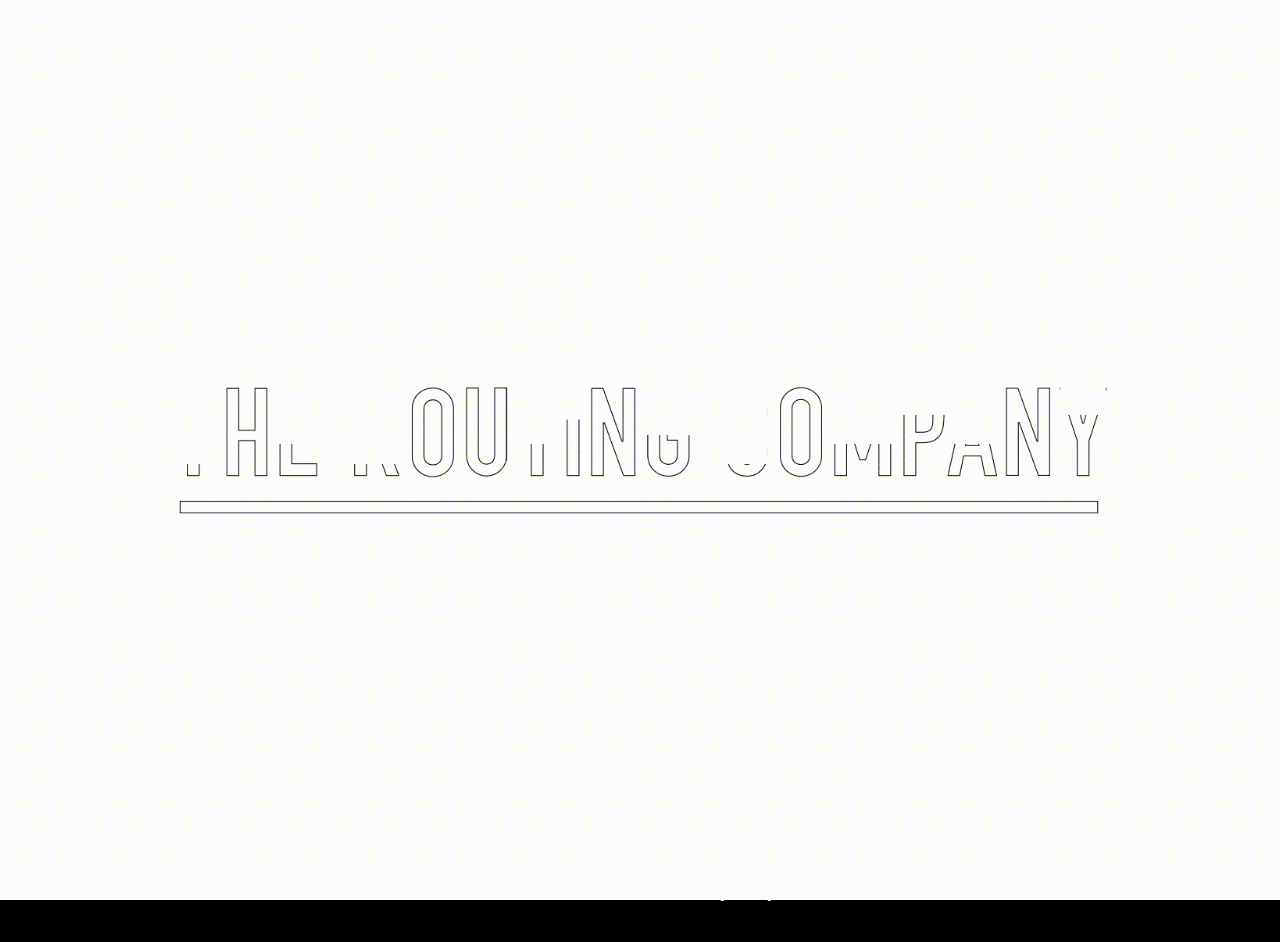
<file: privacypolicy/index.html>
<!DOCTYPE html><html><head><meta charSet="utf-8"/><meta http-equiv="x-ua-compatible" content="ie=edge"/><meta name="viewport" content="width=device-width, initial-scale=1, shrink-to-fit=no"/><style data-href="/styles.62a5a24b6130374dc411.css" id="gatsby-global-css">/*!
 * Bootstrap v5.0.0-beta1 (https://getbootstrap.com/)
 * Copyright 2011-2020 The Bootstrap Authors
 * Copyright 2011-2020 Twitter, Inc.
 * Licensed under MIT (https://github.com/twbs/bootstrap/blob/main/LICENSE)
 */:root{--bs-blue:#0d6efd;--bs-indigo:#6610f2;--bs-purple:#6f42c1;--bs-pink:#d63384;--bs-red:#dc3545;--bs-orange:#fd7e14;--bs-yellow:#ffc107;--bs-green:#198754;--bs-teal:#20c997;--bs-cyan:#0dcaf0;--bs-white:#fff;--bs-gray:#6c757d;--bs-gray-dark:#343a40;--bs-primary:#0d6efd;--bs-secondary:#6c757d;--bs-success:#198754;--bs-info:#0dcaf0;--bs-warning:#ffc107;--bs-danger:#dc3545;--bs-light:#f8f9fa;--bs-dark:#212529;--bs-font-sans-serif:system-ui,-apple-system,"Segoe UI",Roboto,"Helvetica Neue",Arial,"Noto Sans","Liberation Sans",sans-serif,"Apple Color Emoji","Segoe UI Emoji","Segoe UI Symbol","Noto Color Emoji";--bs-font-monospace:SFMono-Regular,Menlo,Monaco,Consolas,"Liberation Mono","Courier New",monospace;--bs-gradient:linear-gradient(180deg,hsla(0,0%,100%,0.15),hsla(0,0%,100%,0))}*,:after,:before{box-sizing:border-box}@media (prefers-reduced-motion:no-preference){:root{scroll-behavior:smooth}}body{margin:0;font-family:var(--bs-font-sans-serif);font-size:1rem;font-weight:400;line-height:1.5;color:#212529;background-color:#fff;-webkit-text-size-adjust:100%;-webkit-tap-highlight-color:rgba(0,0,0,0)}[tabindex="-1"]:focus:not(:focus-visible){outline:0!important}hr{margin:1rem 0;color:inherit;background-color:currentColor;border:0;opacity:.25}hr:not([size]){height:1px}.h1,.h2,.h3,.h4,.h5,.h6,h1,h2,h3,h4,h5,h6{margin-top:0;margin-bottom:.5rem;font-weight:500;line-height:1.2}.h1,h1{font-size:calc(1.375rem + 1.5vw)}@media (min-width:1200px){.h1,h1{font-size:2.5rem}}.h2,h2{font-size:calc(1.325rem + .9vw)}@media (min-width:1200px){.h2,h2{font-size:2rem}}.h3,h3{font-size:calc(1.3rem + .6vw)}@media (min-width:1200px){.h3,h3{font-size:1.75rem}}.h4,h4{font-size:calc(1.275rem + .3vw)}@media (min-width:1200px){.h4,h4{font-size:1.5rem}}.h5,h5{font-size:1.25rem}.h6,h6{font-size:1rem}p{margin-top:0;margin-bottom:1rem}abbr[data-bs-original-title],abbr[title]{text-decoration:underline;-webkit-text-decoration:underline dotted;text-decoration:underline dotted;cursor:help;-webkit-text-decoration-skip-ink:none;text-decoration-skip-ink:none}address{margin-bottom:1rem;font-style:normal;line-height:inherit}ol,ul{padding-left:2rem}dl,ol,ul{margin-top:0;margin-bottom:1rem}ol ol,ol ul,ul ol,ul ul{margin-bottom:0}dt{font-weight:700}dd{margin-bottom:.5rem;margin-left:0}blockquote{margin:0 0 1rem}b,strong{font-weight:bolder}.small,small{font-size:.875em}.mark,mark{padding:.2em;background-color:#fcf8e3}sub,sup{position:relative;font-size:.75em;line-height:0;vertical-align:baseline}sub{bottom:-.25em}sup{top:-.5em}a{color:#0d6efd;text-decoration:underline}a:hover{color:#0a58ca}a:not([href]):not([class]),a:not([href]):not([class]):hover{color:inherit;text-decoration:none}code,kbd,pre,samp{font-family:var(--bs-font-monospace);font-size:1em;direction:ltr;unicode-bidi:bidi-override}pre{display:block;margin-top:0;margin-bottom:1rem;overflow:auto;font-size:.875em}pre code{font-size:inherit;color:inherit;word-break:normal}code{font-size:.875em;color:#d63384;word-wrap:break-word}a>code{color:inherit}kbd{padding:.2rem .4rem;font-size:.875em;color:#fff;background-color:#212529;border-radius:.2rem}kbd kbd{padding:0;font-size:1em;font-weight:700}figure{margin:0 0 1rem}img,svg{vertical-align:middle}table{caption-side:bottom;border-collapse:collapse}caption{padding-top:.5rem;padding-bottom:.5rem;color:#6c757d;text-align:left}th{text-align:inherit;text-align:-webkit-match-parent}tbody,td,tfoot,th,thead,tr{border:0 solid;border-color:inherit}label{display:inline-block}button{border-radius:0}button:focus{outline:1px dotted;outline:5px auto -webkit-focus-ring-color}button,input,optgroup,select,textarea{margin:0;font-family:inherit;font-size:inherit;line-height:inherit}button,select{text-transform:none}[role=button]{cursor:pointer}select{word-wrap:normal}[list]::-webkit-calendar-picker-indicator{display:none}[type=button],[type=reset],[type=submit],button{-webkit-appearance:button}[type=button]:not(:disabled),[type=reset]:not(:disabled),[type=submit]:not(:disabled),button:not(:disabled){cursor:pointer}::-moz-focus-inner{padding:0;border-style:none}textarea{resize:vertical}fieldset{min-width:0;padding:0;margin:0;border:0}legend{float:left;width:100%;padding:0;margin-bottom:.5rem;font-size:calc(1.275rem + .3vw);line-height:inherit}@media (min-width:1200px){legend{font-size:1.5rem}}legend+*{clear:left}::-webkit-datetime-edit-day-field,::-webkit-datetime-edit-fields-wrapper,::-webkit-datetime-edit-hour-field,::-webkit-datetime-edit-minute,::-webkit-datetime-edit-month-field,::-webkit-datetime-edit-text,::-webkit-datetime-edit-year-field{padding:0}::-webkit-inner-spin-button{height:auto}[type=search]{outline-offset:-2px;-webkit-appearance:textfield}::-webkit-search-decoration{-webkit-appearance:none}::-webkit-color-swatch-wrapper{padding:0}::file-selector-button{font:inherit}::-webkit-file-upload-button{font:inherit;-webkit-appearance:button}output{display:inline-block}iframe{border:0}summary{display:list-item;cursor:pointer}progress{vertical-align:baseline}[hidden]{display:none!important}.lead{font-size:1.25rem;font-weight:300}.display-1{font-size:calc(1.625rem + 4.5vw);font-weight:300;line-height:1.2}@media (min-width:1200px){.display-1{font-size:5rem}}.display-2{font-size:calc(1.575rem + 3.9vw);font-weight:300;line-height:1.2}@media (min-width:1200px){.display-2{font-size:4.5rem}}.display-3{font-size:calc(1.525rem + 3.3vw);font-weight:300;line-height:1.2}@media (min-width:1200px){.display-3{font-size:4rem}}.display-4{font-size:calc(1.475rem + 2.7vw);font-weight:300;line-height:1.2}@media (min-width:1200px){.display-4{font-size:3.5rem}}.display-5{font-size:calc(1.425rem + 2.1vw);font-weight:300;line-height:1.2}@media (min-width:1200px){.display-5{font-size:3rem}}.display-6{font-size:calc(1.375rem + 1.5vw);font-weight:300;line-height:1.2}@media (min-width:1200px){.display-6{font-size:2.5rem}}.list-inline,.list-unstyled{padding-left:0;list-style:none}.list-inline-item{display:inline-block}.list-inline-item:not(:last-child){margin-right:.5rem}.initialism{font-size:.875em;text-transform:uppercase}.blockquote{margin-bottom:1rem;font-size:1.25rem}.blockquote>:last-child{margin-bottom:0}.blockquote-footer{margin-top:-1rem;margin-bottom:1rem;font-size:.875em;color:#6c757d}.blockquote-footer:before{content:"\2014\A0"}.img-fluid,.img-thumbnail{max-width:100%;height:auto}.img-thumbnail{padding:.25rem;background-color:#fff;border:1px solid #dee2e6;border-radius:.25rem}.figure{display:inline-block}.figure-img{margin-bottom:.5rem;line-height:1}.figure-caption{font-size:.875em;color:#6c757d}.container,.container-fluid,.container-lg,.container-md,.container-sm,.container-xl,.container-xxl{width:100%;padding-right:var(--bs-gutter-x,.75rem);padding-left:var(--bs-gutter-x,.75rem);margin-right:auto;margin-left:auto}@media (min-width:576px){.container,.container-sm{max-width:540px}}@media (min-width:768px){.container,.container-md,.container-sm{max-width:720px}}@media (min-width:992px){.container,.container-lg,.container-md,.container-sm{max-width:960px}}@media (min-width:1200px){.container,.container-lg,.container-md,.container-sm,.container-xl{max-width:1140px}}@media (min-width:1400px){.container,.container-lg,.container-md,.container-sm,.container-xl,.container-xxl{max-width:1320px}}.row{--bs-gutter-x:1.5rem;--bs-gutter-y:0;display:flex;flex-wrap:wrap;margin-top:calc(var(--bs-gutter-y)*-1);margin-right:calc(var(--bs-gutter-x)/-2);margin-left:calc(var(--bs-gutter-x)/-2)}.row>*{flex-shrink:0;width:100%;max-width:100%;padding-right:calc(var(--bs-gutter-x)/2);padding-left:calc(var(--bs-gutter-x)/2);margin-top:var(--bs-gutter-y)}.col{flex:1 0}.row-cols-auto>*{flex:0 0 auto;width:auto}.row-cols-1>*{flex:0 0 auto;width:100%}.row-cols-2>*{flex:0 0 auto;width:50%}.row-cols-3>*{flex:0 0 auto;width:33.3333333333%}.row-cols-4>*{flex:0 0 auto;width:25%}.row-cols-5>*{flex:0 0 auto;width:20%}.row-cols-6>*{flex:0 0 auto;width:16.6666666667%}.col-auto{flex:0 0 auto;width:auto}.col-1{flex:0 0 auto;width:8.3333333333%}.col-2{flex:0 0 auto;width:16.6666666667%}.col-3{flex:0 0 auto;width:25%}.col-4{flex:0 0 auto;width:33.3333333333%}.col-5{flex:0 0 auto;width:41.6666666667%}.col-6{flex:0 0 auto;width:50%}.col-7{flex:0 0 auto;width:58.3333333333%}.col-8{flex:0 0 auto;width:66.6666666667%}.col-9{flex:0 0 auto;width:75%}.col-10{flex:0 0 auto;width:83.3333333333%}.col-11{flex:0 0 auto;width:91.6666666667%}.col-12{flex:0 0 auto;width:100%}.offset-1{margin-left:8.3333333333%}.offset-2{margin-left:16.6666666667%}.offset-3{margin-left:25%}.offset-4{margin-left:33.3333333333%}.offset-5{margin-left:41.6666666667%}.offset-6{margin-left:50%}.offset-7{margin-left:58.3333333333%}.offset-8{margin-left:66.6666666667%}.offset-9{margin-left:75%}.offset-10{margin-left:83.3333333333%}.offset-11{margin-left:91.6666666667%}.g-0,.gx-0{--bs-gutter-x:0}.g-0,.gy-0{--bs-gutter-y:0}.g-1,.gx-1{--bs-gutter-x:0.25rem}.g-1,.gy-1{--bs-gutter-y:0.25rem}.g-2,.gx-2{--bs-gutter-x:0.5rem}.g-2,.gy-2{--bs-gutter-y:0.5rem}.g-3,.gx-3{--bs-gutter-x:1rem}.g-3,.gy-3{--bs-gutter-y:1rem}.g-4,.gx-4{--bs-gutter-x:1.5rem}.g-4,.gy-4{--bs-gutter-y:1.5rem}.g-5,.gx-5{--bs-gutter-x:3rem}.g-5,.gy-5{--bs-gutter-y:3rem}@media (min-width:576px){.col-sm{flex:1 0}.row-cols-sm-auto>*{flex:0 0 auto;width:auto}.row-cols-sm-1>*{flex:0 0 auto;width:100%}.row-cols-sm-2>*{flex:0 0 auto;width:50%}.row-cols-sm-3>*{flex:0 0 auto;width:33.3333333333%}.row-cols-sm-4>*{flex:0 0 auto;width:25%}.row-cols-sm-5>*{flex:0 0 auto;width:20%}.row-cols-sm-6>*{flex:0 0 auto;width:16.6666666667%}.col-sm-auto{flex:0 0 auto;width:auto}.col-sm-1{flex:0 0 auto;width:8.3333333333%}.col-sm-2{flex:0 0 auto;width:16.6666666667%}.col-sm-3{flex:0 0 auto;width:25%}.col-sm-4{flex:0 0 auto;width:33.3333333333%}.col-sm-5{flex:0 0 auto;width:41.6666666667%}.col-sm-6{flex:0 0 auto;width:50%}.col-sm-7{flex:0 0 auto;width:58.3333333333%}.col-sm-8{flex:0 0 auto;width:66.6666666667%}.col-sm-9{flex:0 0 auto;width:75%}.col-sm-10{flex:0 0 auto;width:83.3333333333%}.col-sm-11{flex:0 0 auto;width:91.6666666667%}.col-sm-12{flex:0 0 auto;width:100%}.offset-sm-0{margin-left:0}.offset-sm-1{margin-left:8.3333333333%}.offset-sm-2{margin-left:16.6666666667%}.offset-sm-3{margin-left:25%}.offset-sm-4{margin-left:33.3333333333%}.offset-sm-5{margin-left:41.6666666667%}.offset-sm-6{margin-left:50%}.offset-sm-7{margin-left:58.3333333333%}.offset-sm-8{margin-left:66.6666666667%}.offset-sm-9{margin-left:75%}.offset-sm-10{margin-left:83.3333333333%}.offset-sm-11{margin-left:91.6666666667%}.g-sm-0,.gx-sm-0{--bs-gutter-x:0}.g-sm-0,.gy-sm-0{--bs-gutter-y:0}.g-sm-1,.gx-sm-1{--bs-gutter-x:0.25rem}.g-sm-1,.gy-sm-1{--bs-gutter-y:0.25rem}.g-sm-2,.gx-sm-2{--bs-gutter-x:0.5rem}.g-sm-2,.gy-sm-2{--bs-gutter-y:0.5rem}.g-sm-3,.gx-sm-3{--bs-gutter-x:1rem}.g-sm-3,.gy-sm-3{--bs-gutter-y:1rem}.g-sm-4,.gx-sm-4{--bs-gutter-x:1.5rem}.g-sm-4,.gy-sm-4{--bs-gutter-y:1.5rem}.g-sm-5,.gx-sm-5{--bs-gutter-x:3rem}.g-sm-5,.gy-sm-5{--bs-gutter-y:3rem}}@media (min-width:768px){.col-md{flex:1 0}.row-cols-md-auto>*{flex:0 0 auto;width:auto}.row-cols-md-1>*{flex:0 0 auto;width:100%}.row-cols-md-2>*{flex:0 0 auto;width:50%}.row-cols-md-3>*{flex:0 0 auto;width:33.3333333333%}.row-cols-md-4>*{flex:0 0 auto;width:25%}.row-cols-md-5>*{flex:0 0 auto;width:20%}.row-cols-md-6>*{flex:0 0 auto;width:16.6666666667%}.col-md-auto{flex:0 0 auto;width:auto}.col-md-1{flex:0 0 auto;width:8.3333333333%}.col-md-2{flex:0 0 auto;width:16.6666666667%}.col-md-3{flex:0 0 auto;width:25%}.col-md-4{flex:0 0 auto;width:33.3333333333%}.col-md-5{flex:0 0 auto;width:41.6666666667%}.col-md-6{flex:0 0 auto;width:50%}.col-md-7{flex:0 0 auto;width:58.3333333333%}.col-md-8{flex:0 0 auto;width:66.6666666667%}.col-md-9{flex:0 0 auto;width:75%}.col-md-10{flex:0 0 auto;width:83.3333333333%}.col-md-11{flex:0 0 auto;width:91.6666666667%}.col-md-12{flex:0 0 auto;width:100%}.offset-md-0{margin-left:0}.offset-md-1{margin-left:8.3333333333%}.offset-md-2{margin-left:16.6666666667%}.offset-md-3{margin-left:25%}.offset-md-4{margin-left:33.3333333333%}.offset-md-5{margin-left:41.6666666667%}.offset-md-6{margin-left:50%}.offset-md-7{margin-left:58.3333333333%}.offset-md-8{margin-left:66.6666666667%}.offset-md-9{margin-left:75%}.offset-md-10{margin-left:83.3333333333%}.offset-md-11{margin-left:91.6666666667%}.g-md-0,.gx-md-0{--bs-gutter-x:0}.g-md-0,.gy-md-0{--bs-gutter-y:0}.g-md-1,.gx-md-1{--bs-gutter-x:0.25rem}.g-md-1,.gy-md-1{--bs-gutter-y:0.25rem}.g-md-2,.gx-md-2{--bs-gutter-x:0.5rem}.g-md-2,.gy-md-2{--bs-gutter-y:0.5rem}.g-md-3,.gx-md-3{--bs-gutter-x:1rem}.g-md-3,.gy-md-3{--bs-gutter-y:1rem}.g-md-4,.gx-md-4{--bs-gutter-x:1.5rem}.g-md-4,.gy-md-4{--bs-gutter-y:1.5rem}.g-md-5,.gx-md-5{--bs-gutter-x:3rem}.g-md-5,.gy-md-5{--bs-gutter-y:3rem}}@media (min-width:992px){.col-lg{flex:1 0}.row-cols-lg-auto>*{flex:0 0 auto;width:auto}.row-cols-lg-1>*{flex:0 0 auto;width:100%}.row-cols-lg-2>*{flex:0 0 auto;width:50%}.row-cols-lg-3>*{flex:0 0 auto;width:33.3333333333%}.row-cols-lg-4>*{flex:0 0 auto;width:25%}.row-cols-lg-5>*{flex:0 0 auto;width:20%}.row-cols-lg-6>*{flex:0 0 auto;width:16.6666666667%}.col-lg-auto{flex:0 0 auto;width:auto}.col-lg-1{flex:0 0 auto;width:8.3333333333%}.col-lg-2{flex:0 0 auto;width:16.6666666667%}.col-lg-3{flex:0 0 auto;width:25%}.col-lg-4{flex:0 0 auto;width:33.3333333333%}.col-lg-5{flex:0 0 auto;width:41.6666666667%}.col-lg-6{flex:0 0 auto;width:50%}.col-lg-7{flex:0 0 auto;width:58.3333333333%}.col-lg-8{flex:0 0 auto;width:66.6666666667%}.col-lg-9{flex:0 0 auto;width:75%}.col-lg-10{flex:0 0 auto;width:83.3333333333%}.col-lg-11{flex:0 0 auto;width:91.6666666667%}.col-lg-12{flex:0 0 auto;width:100%}.offset-lg-0{margin-left:0}.offset-lg-1{margin-left:8.3333333333%}.offset-lg-2{margin-left:16.6666666667%}.offset-lg-3{margin-left:25%}.offset-lg-4{margin-left:33.3333333333%}.offset-lg-5{margin-left:41.6666666667%}.offset-lg-6{margin-left:50%}.offset-lg-7{margin-left:58.3333333333%}.offset-lg-8{margin-left:66.6666666667%}.offset-lg-9{margin-left:75%}.offset-lg-10{margin-left:83.3333333333%}.offset-lg-11{margin-left:91.6666666667%}.g-lg-0,.gx-lg-0{--bs-gutter-x:0}.g-lg-0,.gy-lg-0{--bs-gutter-y:0}.g-lg-1,.gx-lg-1{--bs-gutter-x:0.25rem}.g-lg-1,.gy-lg-1{--bs-gutter-y:0.25rem}.g-lg-2,.gx-lg-2{--bs-gutter-x:0.5rem}.g-lg-2,.gy-lg-2{--bs-gutter-y:0.5rem}.g-lg-3,.gx-lg-3{--bs-gutter-x:1rem}.g-lg-3,.gy-lg-3{--bs-gutter-y:1rem}.g-lg-4,.gx-lg-4{--bs-gutter-x:1.5rem}.g-lg-4,.gy-lg-4{--bs-gutter-y:1.5rem}.g-lg-5,.gx-lg-5{--bs-gutter-x:3rem}.g-lg-5,.gy-lg-5{--bs-gutter-y:3rem}}@media (min-width:1200px){.col-xl{flex:1 0}.row-cols-xl-auto>*{flex:0 0 auto;width:auto}.row-cols-xl-1>*{flex:0 0 auto;width:100%}.row-cols-xl-2>*{flex:0 0 auto;width:50%}.row-cols-xl-3>*{flex:0 0 auto;width:33.3333333333%}.row-cols-xl-4>*{flex:0 0 auto;width:25%}.row-cols-xl-5>*{flex:0 0 auto;width:20%}.row-cols-xl-6>*{flex:0 0 auto;width:16.6666666667%}.col-xl-auto{flex:0 0 auto;width:auto}.col-xl-1{flex:0 0 auto;width:8.3333333333%}.col-xl-2{flex:0 0 auto;width:16.6666666667%}.col-xl-3{flex:0 0 auto;width:25%}.col-xl-4{flex:0 0 auto;width:33.3333333333%}.col-xl-5{flex:0 0 auto;width:41.6666666667%}.col-xl-6{flex:0 0 auto;width:50%}.col-xl-7{flex:0 0 auto;width:58.3333333333%}.col-xl-8{flex:0 0 auto;width:66.6666666667%}.col-xl-9{flex:0 0 auto;width:75%}.col-xl-10{flex:0 0 auto;width:83.3333333333%}.col-xl-11{flex:0 0 auto;width:91.6666666667%}.col-xl-12{flex:0 0 auto;width:100%}.offset-xl-0{margin-left:0}.offset-xl-1{margin-left:8.3333333333%}.offset-xl-2{margin-left:16.6666666667%}.offset-xl-3{margin-left:25%}.offset-xl-4{margin-left:33.3333333333%}.offset-xl-5{margin-left:41.6666666667%}.offset-xl-6{margin-left:50%}.offset-xl-7{margin-left:58.3333333333%}.offset-xl-8{margin-left:66.6666666667%}.offset-xl-9{margin-left:75%}.offset-xl-10{margin-left:83.3333333333%}.offset-xl-11{margin-left:91.6666666667%}.g-xl-0,.gx-xl-0{--bs-gutter-x:0}.g-xl-0,.gy-xl-0{--bs-gutter-y:0}.g-xl-1,.gx-xl-1{--bs-gutter-x:0.25rem}.g-xl-1,.gy-xl-1{--bs-gutter-y:0.25rem}.g-xl-2,.gx-xl-2{--bs-gutter-x:0.5rem}.g-xl-2,.gy-xl-2{--bs-gutter-y:0.5rem}.g-xl-3,.gx-xl-3{--bs-gutter-x:1rem}.g-xl-3,.gy-xl-3{--bs-gutter-y:1rem}.g-xl-4,.gx-xl-4{--bs-gutter-x:1.5rem}.g-xl-4,.gy-xl-4{--bs-gutter-y:1.5rem}.g-xl-5,.gx-xl-5{--bs-gutter-x:3rem}.g-xl-5,.gy-xl-5{--bs-gutter-y:3rem}}@media (min-width:1400px){.col-xxl{flex:1 0}.row-cols-xxl-auto>*{flex:0 0 auto;width:auto}.row-cols-xxl-1>*{flex:0 0 auto;width:100%}.row-cols-xxl-2>*{flex:0 0 auto;width:50%}.row-cols-xxl-3>*{flex:0 0 auto;width:33.3333333333%}.row-cols-xxl-4>*{flex:0 0 auto;width:25%}.row-cols-xxl-5>*{flex:0 0 auto;width:20%}.row-cols-xxl-6>*{flex:0 0 auto;width:16.6666666667%}.col-xxl-auto{flex:0 0 auto;width:auto}.col-xxl-1{flex:0 0 auto;width:8.3333333333%}.col-xxl-2{flex:0 0 auto;width:16.6666666667%}.col-xxl-3{flex:0 0 auto;width:25%}.col-xxl-4{flex:0 0 auto;width:33.3333333333%}.col-xxl-5{flex:0 0 auto;width:41.6666666667%}.col-xxl-6{flex:0 0 auto;width:50%}.col-xxl-7{flex:0 0 auto;width:58.3333333333%}.col-xxl-8{flex:0 0 auto;width:66.6666666667%}.col-xxl-9{flex:0 0 auto;width:75%}.col-xxl-10{flex:0 0 auto;width:83.3333333333%}.col-xxl-11{flex:0 0 auto;width:91.6666666667%}.col-xxl-12{flex:0 0 auto;width:100%}.offset-xxl-0{margin-left:0}.offset-xxl-1{margin-left:8.3333333333%}.offset-xxl-2{margin-left:16.6666666667%}.offset-xxl-3{margin-left:25%}.offset-xxl-4{margin-left:33.3333333333%}.offset-xxl-5{margin-left:41.6666666667%}.offset-xxl-6{margin-left:50%}.offset-xxl-7{margin-left:58.3333333333%}.offset-xxl-8{margin-left:66.6666666667%}.offset-xxl-9{margin-left:75%}.offset-xxl-10{margin-left:83.3333333333%}.offset-xxl-11{margin-left:91.6666666667%}.g-xxl-0,.gx-xxl-0{--bs-gutter-x:0}.g-xxl-0,.gy-xxl-0{--bs-gutter-y:0}.g-xxl-1,.gx-xxl-1{--bs-gutter-x:0.25rem}.g-xxl-1,.gy-xxl-1{--bs-gutter-y:0.25rem}.g-xxl-2,.gx-xxl-2{--bs-gutter-x:0.5rem}.g-xxl-2,.gy-xxl-2{--bs-gutter-y:0.5rem}.g-xxl-3,.gx-xxl-3{--bs-gutter-x:1rem}.g-xxl-3,.gy-xxl-3{--bs-gutter-y:1rem}.g-xxl-4,.gx-xxl-4{--bs-gutter-x:1.5rem}.g-xxl-4,.gy-xxl-4{--bs-gutter-y:1.5rem}.g-xxl-5,.gx-xxl-5{--bs-gutter-x:3rem}.g-xxl-5,.gy-xxl-5{--bs-gutter-y:3rem}}.table{--bs-table-bg:transparent;--bs-table-striped-color:#212529;--bs-table-striped-bg:rgba(0,0,0,0.05);--bs-table-active-color:#212529;--bs-table-active-bg:rgba(0,0,0,0.1);--bs-table-hover-color:#212529;--bs-table-hover-bg:rgba(0,0,0,0.075);width:100%;margin-bottom:1rem;color:#212529;vertical-align:top;border-color:#dee2e6}.table>:not(caption)>*>*{padding:.5rem;background-color:var(--bs-table-bg);background-image:linear-gradient(var(--bs-table-accent-bg),var(--bs-table-accent-bg));border-bottom-width:1px}.table>tbody{vertical-align:inherit}.table>thead{vertical-align:bottom}.table>:not(:last-child)>:last-child>*{border-bottom-color:currentColor}.caption-top{caption-side:top}.table-sm>:not(caption)>*>*{padding:.25rem}.table-bordered>:not(caption)>*{border-width:1px 0}.table-bordered>:not(caption)>*>*{border-width:0 1px}.table-borderless>:not(caption)>*>*{border-bottom-width:0}.table-striped>tbody>tr:nth-of-type(odd){--bs-table-accent-bg:var(--bs-table-striped-bg);color:var(--bs-table-striped-color)}.table-active{--bs-table-accent-bg:var(--bs-table-active-bg);color:var(--bs-table-active-color)}.table-hover>tbody>tr:hover{--bs-table-accent-bg:var(--bs-table-hover-bg);color:var(--bs-table-hover-color)}.table-primary{--bs-table-bg:#cfe2ff;--bs-table-striped-bg:#c5d7f2;--bs-table-striped-color:#000;--bs-table-active-bg:#bacbe6;--bs-table-active-color:#000;--bs-table-hover-bg:#bfd1ec;--bs-table-hover-color:#000;color:#000;border-color:#bacbe6}.table-secondary{--bs-table-bg:#e2e3e5;--bs-table-striped-bg:#d7d8da;--bs-table-striped-color:#000;--bs-table-active-bg:#cbccce;--bs-table-active-color:#000;--bs-table-hover-bg:#d1d2d4;--bs-table-hover-color:#000;color:#000;border-color:#cbccce}.table-success{--bs-table-bg:#d1e7dd;--bs-table-striped-bg:#c7dbd2;--bs-table-striped-color:#000;--bs-table-active-bg:#bcd0c7;--bs-table-active-color:#000;--bs-table-hover-bg:#c1d6cc;--bs-table-hover-color:#000;color:#000;border-color:#bcd0c7}.table-info{--bs-table-bg:#cff4fc;--bs-table-striped-bg:#c5e8ef;--bs-table-striped-color:#000;--bs-table-active-bg:#badce3;--bs-table-active-color:#000;--bs-table-hover-bg:#bfe2e9;--bs-table-hover-color:#000;color:#000;border-color:#badce3}.table-warning{--bs-table-bg:#fff3cd;--bs-table-striped-bg:#f2e7c3;--bs-table-striped-color:#000;--bs-table-active-bg:#e6dbb9;--bs-table-active-color:#000;--bs-table-hover-bg:#ece1be;--bs-table-hover-color:#000;color:#000;border-color:#e6dbb9}.table-danger{--bs-table-bg:#f8d7da;--bs-table-striped-bg:#eccccf;--bs-table-striped-color:#000;--bs-table-active-bg:#dfc2c4;--bs-table-active-color:#000;--bs-table-hover-bg:#e5c7ca;--bs-table-hover-color:#000;color:#000;border-color:#dfc2c4}.table-light{--bs-table-bg:#f8f9fa;--bs-table-striped-bg:#ecedee;--bs-table-striped-color:#000;--bs-table-active-bg:#dfe0e1;--bs-table-active-color:#000;--bs-table-hover-bg:#e5e6e7;--bs-table-hover-color:#000;color:#000;border-color:#dfe0e1}.table-dark{--bs-table-bg:#212529;--bs-table-striped-bg:#2c3034;--bs-table-striped-color:#fff;--bs-table-active-bg:#373b3e;--bs-table-active-color:#fff;--bs-table-hover-bg:#323539;--bs-table-hover-color:#fff;color:#fff;border-color:#373b3e}.table-responsive{overflow-x:auto;-webkit-overflow-scrolling:touch}@media (max-width:575.98px){.table-responsive-sm{overflow-x:auto;-webkit-overflow-scrolling:touch}}@media (max-width:767.98px){.table-responsive-md{overflow-x:auto;-webkit-overflow-scrolling:touch}}@media (max-width:991.98px){.table-responsive-lg{overflow-x:auto;-webkit-overflow-scrolling:touch}}@media (max-width:1199.98px){.table-responsive-xl{overflow-x:auto;-webkit-overflow-scrolling:touch}}@media (max-width:1399.98px){.table-responsive-xxl{overflow-x:auto;-webkit-overflow-scrolling:touch}}.form-label{margin-bottom:.5rem}.col-form-label{padding-top:calc(.375rem + 1px);padding-bottom:calc(.375rem + 1px);margin-bottom:0;font-size:inherit;line-height:1.5}.col-form-label-lg{padding-top:calc(.5rem + 1px);padding-bottom:calc(.5rem + 1px);font-size:1.25rem}.col-form-label-sm{padding-top:calc(.25rem + 1px);padding-bottom:calc(.25rem + 1px);font-size:.875rem}.form-text{margin-top:.25rem;font-size:.875em;color:#6c757d}.form-control{display:block;width:100%;padding:.375rem .75rem;font-size:1rem;font-weight:400;line-height:1.5;color:#212529;background-color:#fff;background-clip:padding-box;border:1px solid #ced4da;-webkit-appearance:none;appearance:none;border-radius:.25rem;transition:border-color .15s ease-in-out,box-shadow .15s ease-in-out}@media (prefers-reduced-motion:reduce){.form-control{transition:none}}.form-control[type=file]{overflow:hidden}.form-control[type=file]:not(:disabled):not([readonly]){cursor:pointer}.form-control:focus{color:#212529;background-color:#fff;border-color:#86b7fe;outline:0;box-shadow:0 0 0 .25rem rgba(13,110,253,.25)}.form-control::-webkit-date-and-time-value{height:1.5em}.form-control::-webkit-input-placeholder{color:#6c757d;opacity:1}.form-control:-ms-input-placeholder{color:#6c757d;opacity:1}.form-control::-ms-input-placeholder{color:#6c757d;opacity:1}.form-control::placeholder{color:#6c757d;opacity:1}.form-control:disabled,.form-control[readonly]{background-color:#e9ecef;opacity:1}.form-control::file-selector-button{padding:.375rem .75rem;margin:-.375rem -.75rem;-webkit-margin-end:.75rem;margin-inline-end:.75rem;color:#212529;background-color:#e9ecef;pointer-events:none;border:0 solid;border-color:inherit;border-inline-end-width:1px;border-radius:0;transition:color .15s ease-in-out,background-color .15s ease-in-out,border-color .15s ease-in-out,box-shadow .15s ease-in-out}@media (prefers-reduced-motion:reduce){.form-control::file-selector-button{transition:none}}.form-control:hover:not(:disabled):not([readonly])::file-selector-button{background-color:#dde0e3}.form-control::-webkit-file-upload-button{padding:.375rem .75rem;margin:-.375rem -.75rem;-webkit-margin-end:.75rem;margin-inline-end:.75rem;color:#212529;background-color:#e9ecef;pointer-events:none;border:0 solid;border-color:inherit;border-inline-end-width:1px;border-radius:0;-webkit-transition:color .15s ease-in-out,background-color .15s ease-in-out,border-color .15s ease-in-out,box-shadow .15s ease-in-out;transition:color .15s ease-in-out,background-color .15s ease-in-out,border-color .15s ease-in-out,box-shadow .15s ease-in-out}@media (prefers-reduced-motion:reduce){.form-control::-webkit-file-upload-button{-webkit-transition:none;transition:none}}.form-control:hover:not(:disabled):not([readonly])::-webkit-file-upload-button{background-color:#dde0e3}.form-control-plaintext{display:block;width:100%;padding:.375rem 0;margin-bottom:0;line-height:1.5;color:#212529;background-color:transparent;border:solid transparent;border-width:1px 0}.form-control-plaintext.form-control-lg,.form-control-plaintext.form-control-sm{padding-right:0;padding-left:0}.form-control-sm{min-height:calc(1.5em + .5rem + 2px);padding:.25rem .5rem;font-size:.875rem;border-radius:.2rem}.form-control-sm::file-selector-button{padding:.25rem .5rem;margin:-.25rem -.5rem;-webkit-margin-end:.5rem;margin-inline-end:.5rem}.form-control-sm::-webkit-file-upload-button{padding:.25rem .5rem;margin:-.25rem -.5rem;-webkit-margin-end:.5rem;margin-inline-end:.5rem}.form-control-lg{min-height:calc(1.5em + 1rem + 2px);padding:.5rem 1rem;font-size:1.25rem;border-radius:.3rem}.form-control-lg::file-selector-button{padding:.5rem 1rem;margin:-.5rem -1rem;-webkit-margin-end:1rem;margin-inline-end:1rem}.form-control-lg::-webkit-file-upload-button{padding:.5rem 1rem;margin:-.5rem -1rem;-webkit-margin-end:1rem;margin-inline-end:1rem}textarea.form-control{min-height:calc(1.5em + .75rem + 2px)}textarea.form-control-sm{min-height:calc(1.5em + .5rem + 2px)}textarea.form-control-lg{min-height:calc(1.5em + 1rem + 2px)}.form-control-color{max-width:3rem;height:auto;padding:.375rem}.form-control-color:not(:disabled):not([readonly]){cursor:pointer}.form-control-color::-moz-color-swatch{height:1.5em;border-radius:.25rem}.form-control-color::-webkit-color-swatch{height:1.5em;border-radius:.25rem}.form-select{display:block;width:100%;padding:.375rem 1.75rem .375rem .75rem;font-size:1rem;font-weight:400;line-height:1.5;color:#212529;vertical-align:middle;background-color:#fff;background-image:url("data:image/svg+xml;charset=utf-8,%3Csvg xmlns='http://www.w3.org/2000/svg' viewBox='0 0 16 16'%3E%3Cpath fill='none' stroke='%23343a40' stroke-linecap='round' stroke-linejoin='round' stroke-width='2' d='M2 5l6 6 6-6'/%3E%3C/svg%3E");background-repeat:no-repeat;background-position:right .75rem center;background-size:16px 12px;border:1px solid #ced4da;border-radius:.25rem;-webkit-appearance:none;appearance:none}.form-select:focus{border-color:#86b7fe;outline:0;box-shadow:0 0 0 .25rem rgba(13,110,253,.25)}.form-select[multiple],.form-select[size]:not([size="1"]){padding-right:.75rem;background-image:none}.form-select:disabled{color:#6c757d;background-color:#e9ecef}.form-select:-moz-focusring{color:transparent;text-shadow:0 0 0 #212529}.form-select-sm{padding-top:.25rem;padding-bottom:.25rem;padding-left:.5rem;font-size:.875rem}.form-select-lg{padding-top:.5rem;padding-bottom:.5rem;padding-left:1rem;font-size:1.25rem}.form-check{display:block;min-height:1.5rem;padding-left:1.5em;margin-bottom:.125rem}.form-check .form-check-input{float:left;margin-left:-1.5em}.form-check-input{width:1em;height:1em;margin-top:.25em;vertical-align:top;background-color:#fff;background-repeat:no-repeat;background-position:50%;background-size:contain;border:1px solid rgba(0,0,0,.25);-webkit-appearance:none;appearance:none;-webkit-print-color-adjust:exact;color-adjust:exact;transition:background-color .15s ease-in-out,background-position .15s ease-in-out,border-color .15s ease-in-out,box-shadow .15s ease-in-out}@media (prefers-reduced-motion:reduce){.form-check-input{transition:none}}.form-check-input[type=checkbox]{border-radius:.25em}.form-check-input[type=radio]{border-radius:50%}.form-check-input:active{filter:brightness(90%)}.form-check-input:focus{border-color:#86b7fe;outline:0;box-shadow:0 0 0 .25rem rgba(13,110,253,.25)}.form-check-input:checked{background-color:#0d6efd;border-color:#0d6efd}.form-check-input:checked[type=checkbox]{background-image:url("data:image/svg+xml;charset=utf-8,%3Csvg xmlns='http://www.w3.org/2000/svg' viewBox='0 0 20 20'%3E%3Cpath fill='none' stroke='%23fff' stroke-linecap='round' stroke-linejoin='round' stroke-width='3' d='M6 10l3 3l6-6'/%3E%3C/svg%3E")}.form-check-input:checked[type=radio]{background-image:url("data:image/svg+xml;charset=utf-8,%3Csvg xmlns='http://www.w3.org/2000/svg' viewBox='-4 -4 8 8'%3E%3Ccircle r='2' fill='%23fff'/%3E%3C/svg%3E")}.form-check-input[type=checkbox]:indeterminate{background-color:#0d6efd;border-color:#0d6efd;background-image:url("data:image/svg+xml;charset=utf-8,%3Csvg xmlns='http://www.w3.org/2000/svg' viewBox='0 0 20 20'%3E%3Cpath fill='none' stroke='%23fff' stroke-linecap='round' stroke-linejoin='round' stroke-width='3' d='M6 10h8'/%3E%3C/svg%3E")}.form-check-input:disabled{pointer-events:none;filter:none;opacity:.5}.form-check-input:disabled~.form-check-label,.form-check-input[disabled]~.form-check-label{opacity:.5}.form-switch{padding-left:2.5em}.form-switch .form-check-input{width:2em;margin-left:-2.5em;background-image:url("data:image/svg+xml;charset=utf-8,%3Csvg xmlns='http://www.w3.org/2000/svg' viewBox='-4 -4 8 8'%3E%3Ccircle r='3' fill='rgba(0, 0, 0, 0.25)'/%3E%3C/svg%3E");background-position:0;border-radius:2em}.form-switch .form-check-input:focus{background-image:url("data:image/svg+xml;charset=utf-8,%3Csvg xmlns='http://www.w3.org/2000/svg' viewBox='-4 -4 8 8'%3E%3Ccircle r='3' fill='%2386b7fe'/%3E%3C/svg%3E")}.form-switch .form-check-input:checked{background-position:100%;background-image:url("data:image/svg+xml;charset=utf-8,%3Csvg xmlns='http://www.w3.org/2000/svg' viewBox='-4 -4 8 8'%3E%3Ccircle r='3' fill='%23fff'/%3E%3C/svg%3E")}.form-check-inline{display:inline-block;margin-right:1rem}.btn-check{position:absolute;clip:rect(0,0,0,0);pointer-events:none}.btn-check:disabled+.btn,.btn-check[disabled]+.btn{pointer-events:none;filter:none;opacity:.65}.form-range{width:100%;height:1.5rem;padding:0;background-color:transparent;-webkit-appearance:none;appearance:none}.form-range:focus{outline:none}.form-range:focus::-webkit-slider-thumb{box-shadow:0 0 0 1px #fff,0 0 0 .25rem rgba(13,110,253,.25)}.form-range:focus::-moz-range-thumb{box-shadow:0 0 0 1px #fff,0 0 0 .25rem rgba(13,110,253,.25)}.form-range::-moz-focus-outer{border:0}.form-range::-webkit-slider-thumb{width:1rem;height:1rem;margin-top:-.25rem;background-color:#0d6efd;border:0;border-radius:1rem;-webkit-transition:background-color .15s ease-in-out,border-color .15s ease-in-out,box-shadow .15s ease-in-out;transition:background-color .15s ease-in-out,border-color .15s ease-in-out,box-shadow .15s ease-in-out;-webkit-appearance:none;appearance:none}@media (prefers-reduced-motion:reduce){.form-range::-webkit-slider-thumb{-webkit-transition:none;transition:none}}.form-range::-webkit-slider-thumb:active{background-color:#b6d4fe}.form-range::-webkit-slider-runnable-track{width:100%;height:.5rem;color:transparent;cursor:pointer;background-color:#dee2e6;border-color:transparent;border-radius:1rem}.form-range::-moz-range-thumb{width:1rem;height:1rem;background-color:#0d6efd;border:0;border-radius:1rem;-moz-transition:background-color .15s ease-in-out,border-color .15s ease-in-out,box-shadow .15s ease-in-out;transition:background-color .15s ease-in-out,border-color .15s ease-in-out,box-shadow .15s ease-in-out;appearance:none}@media (prefers-reduced-motion:reduce){.form-range::-moz-range-thumb{-moz-transition:none;transition:none}}.form-range::-moz-range-thumb:active{background-color:#b6d4fe}.form-range::-moz-range-track{width:100%;height:.5rem;color:transparent;cursor:pointer;background-color:#dee2e6;border-color:transparent;border-radius:1rem}.form-range:disabled{pointer-events:none}.form-range:disabled::-webkit-slider-thumb{background-color:#adb5bd}.form-range:disabled::-moz-range-thumb{background-color:#adb5bd}.form-floating{position:relative}.form-floating>.form-control,.form-floating>.form-select{height:calc(3.5rem + 2px);padding:1rem .75rem}.form-floating>label{position:absolute;top:0;left:0;height:100%;padding:1rem .75rem;pointer-events:none;border:1px solid transparent;transform-origin:0 0;transition:opacity .1s ease-in-out,transform .1s ease-in-out}@media (prefers-reduced-motion:reduce){.form-floating>label{transition:none}}.form-floating>.form-control::-webkit-input-placeholder{color:transparent}.form-floating>.form-control:-ms-input-placeholder{color:transparent}.form-floating>.form-control::-ms-input-placeholder{color:transparent}.form-floating>.form-control::placeholder{color:transparent}.form-floating>.form-control:not(:-ms-input-placeholder){padding-top:1.625rem;padding-bottom:.625rem}.form-floating>.form-control:focus,.form-floating>.form-control:not(:placeholder-shown){padding-top:1.625rem;padding-bottom:.625rem}.form-floating>.form-control:-webkit-autofill{padding-top:1.625rem;padding-bottom:.625rem}.form-floating>.form-select{padding-top:1.625rem;padding-bottom:.625rem}.form-floating>.form-control:not(:-ms-input-placeholder)~label{opacity:.65;transform:scale(.85) translateY(-.5rem) translateX(.15rem)}.form-floating>.form-control:focus~label,.form-floating>.form-control:not(:placeholder-shown)~label,.form-floating>.form-select~label{opacity:.65;transform:scale(.85) translateY(-.5rem) translateX(.15rem)}.form-floating>.form-control:-webkit-autofill~label{opacity:.65;transform:scale(.85) translateY(-.5rem) translateX(.15rem)}.input-group{position:relative;display:flex;flex-wrap:wrap;align-items:stretch;width:100%}.input-group>.form-control,.input-group>.form-select{position:relative;flex:1 1 auto;width:1%;min-width:0}.input-group>.form-control:focus,.input-group>.form-select:focus{z-index:3}.input-group .btn{position:relative;z-index:2}.input-group .btn:focus{z-index:3}.input-group-text{display:flex;align-items:center;padding:.375rem .75rem;font-size:1rem;font-weight:400;line-height:1.5;color:#212529;text-align:center;white-space:nowrap;background-color:#e9ecef;border:1px solid #ced4da;border-radius:.25rem}.input-group-lg>.btn,.input-group-lg>.form-control,.input-group-lg>.form-select,.input-group-lg>.input-group-text{padding:.5rem 1rem;font-size:1.25rem;border-radius:.3rem}.input-group-sm>.btn,.input-group-sm>.form-control,.input-group-sm>.form-select,.input-group-sm>.input-group-text{padding:.25rem .5rem;font-size:.875rem;border-radius:.2rem}.input-group-lg>.form-select,.input-group-sm>.form-select{padding-right:1.75rem}.input-group.has-validation>.dropdown-toggle:nth-last-child(n+4),.input-group.has-validation>:nth-last-child(n+3):not(.dropdown-toggle):not(.dropdown-menu),.input-group:not(.has-validation)>.dropdown-toggle:nth-last-child(n+3),.input-group:not(.has-validation)>:not(:last-child):not(.dropdown-toggle):not(.dropdown-menu){border-top-right-radius:0;border-bottom-right-radius:0}.input-group>:not(:first-child):not(.dropdown-menu):not(.valid-tooltip):not(.valid-feedback):not(.invalid-tooltip):not(.invalid-feedback){margin-left:-1px;border-top-left-radius:0;border-bottom-left-radius:0}.valid-feedback{display:none;width:100%;margin-top:.25rem;font-size:.875em;color:#198754}.valid-tooltip{position:absolute;top:100%;z-index:5;display:none;max-width:100%;padding:.25rem .5rem;margin-top:.1rem;font-size:.875rem;color:#fff;background-color:rgba(25,135,84,.9);border-radius:.25rem}.is-valid~.valid-feedback,.is-valid~.valid-tooltip,.was-validated :valid~.valid-feedback,.was-validated :valid~.valid-tooltip{display:block}.form-control.is-valid,.was-validated .form-control:valid{border-color:#198754;padding-right:calc(1.5em + .75rem);background-image:url("data:image/svg+xml;charset=utf-8,%3Csvg xmlns='http://www.w3.org/2000/svg' viewBox='0 0 8 8'%3E%3Cpath fill='%23198754' d='M2.3 6.73L.6 4.53c-.4-1.04.46-1.4 1.1-.8l1.1 1.4 3.4-3.8c.6-.63 1.6-.27 1.2.7l-4 4.6c-.43.5-.8.4-1.1.1z'/%3E%3C/svg%3E");background-repeat:no-repeat;background-position:right calc(.375em + .1875rem) center;background-size:calc(.75em + .375rem) calc(.75em + .375rem)}.form-control.is-valid:focus,.was-validated .form-control:valid:focus{border-color:#198754;box-shadow:0 0 0 .25rem rgba(25,135,84,.25)}.was-validated textarea.form-control:valid,textarea.form-control.is-valid{padding-right:calc(1.5em + .75rem);background-position:top calc(.375em + .1875rem) right calc(.375em + .1875rem)}.form-select.is-valid,.was-validated .form-select:valid{border-color:#198754;padding-right:calc(.75em + 2.3125rem);background-image:url("data:image/svg+xml;charset=utf-8,%3Csvg xmlns='http://www.w3.org/2000/svg' viewBox='0 0 16 16'%3E%3Cpath fill='none' stroke='%23343a40' stroke-linecap='round' stroke-linejoin='round' stroke-width='2' d='M2 5l6 6 6-6'/%3E%3C/svg%3E"),url("data:image/svg+xml;charset=utf-8,%3Csvg xmlns='http://www.w3.org/2000/svg' viewBox='0 0 8 8'%3E%3Cpath fill='%23198754' d='M2.3 6.73L.6 4.53c-.4-1.04.46-1.4 1.1-.8l1.1 1.4 3.4-3.8c.6-.63 1.6-.27 1.2.7l-4 4.6c-.43.5-.8.4-1.1.1z'/%3E%3C/svg%3E");background-position:right .75rem center,center right 1.75rem;background-size:16px 12px,calc(.75em + .375rem) calc(.75em + .375rem)}.form-select.is-valid:focus,.was-validated .form-select:valid:focus{border-color:#198754;box-shadow:0 0 0 .25rem rgba(25,135,84,.25)}.form-check-input.is-valid,.was-validated .form-check-input:valid{border-color:#198754}.form-check-input.is-valid:checked,.was-validated .form-check-input:valid:checked{background-color:#198754}.form-check-input.is-valid:focus,.was-validated .form-check-input:valid:focus{box-shadow:0 0 0 .25rem rgba(25,135,84,.25)}.form-check-input.is-valid~.form-check-label,.was-validated .form-check-input:valid~.form-check-label{color:#198754}.form-check-inline .form-check-input~.valid-feedback{margin-left:.5em}.invalid-feedback{display:none;width:100%;margin-top:.25rem;font-size:.875em;color:#dc3545}.invalid-tooltip{position:absolute;top:100%;z-index:5;display:none;max-width:100%;padding:.25rem .5rem;margin-top:.1rem;font-size:.875rem;color:#fff;background-color:rgba(220,53,69,.9);border-radius:.25rem}.is-invalid~.invalid-feedback,.is-invalid~.invalid-tooltip,.was-validated :invalid~.invalid-feedback,.was-validated :invalid~.invalid-tooltip{display:block}.form-control.is-invalid,.was-validated .form-control:invalid{border-color:#dc3545;padding-right:calc(1.5em + .75rem);background-image:url("data:image/svg+xml;charset=utf-8,%3Csvg xmlns='http://www.w3.org/2000/svg' viewBox='0 0 12 12' width='12' height='12' fill='none' stroke='%23dc3545'%3E%3Ccircle cx='6' cy='6' r='4.5'/%3E%3Cpath stroke-linejoin='round' d='M5.8 3.6h.4L6 6.5z'/%3E%3Ccircle cx='6' cy='8.2' r='.6' fill='%23dc3545' stroke='none'/%3E%3C/svg%3E");background-repeat:no-repeat;background-position:right calc(.375em + .1875rem) center;background-size:calc(.75em + .375rem) calc(.75em + .375rem)}.form-control.is-invalid:focus,.was-validated .form-control:invalid:focus{border-color:#dc3545;box-shadow:0 0 0 .25rem rgba(220,53,69,.25)}.was-validated textarea.form-control:invalid,textarea.form-control.is-invalid{padding-right:calc(1.5em + .75rem);background-position:top calc(.375em + .1875rem) right calc(.375em + .1875rem)}.form-select.is-invalid,.was-validated .form-select:invalid{border-color:#dc3545;padding-right:calc(.75em + 2.3125rem);background-image:url("data:image/svg+xml;charset=utf-8,%3Csvg xmlns='http://www.w3.org/2000/svg' viewBox='0 0 16 16'%3E%3Cpath fill='none' stroke='%23343a40' stroke-linecap='round' stroke-linejoin='round' stroke-width='2' d='M2 5l6 6 6-6'/%3E%3C/svg%3E"),url("data:image/svg+xml;charset=utf-8,%3Csvg xmlns='http://www.w3.org/2000/svg' viewBox='0 0 12 12' width='12' height='12' fill='none' stroke='%23dc3545'%3E%3Ccircle cx='6' cy='6' r='4.5'/%3E%3Cpath stroke-linejoin='round' d='M5.8 3.6h.4L6 6.5z'/%3E%3Ccircle cx='6' cy='8.2' r='.6' fill='%23dc3545' stroke='none'/%3E%3C/svg%3E");background-position:right .75rem center,center right 1.75rem;background-size:16px 12px,calc(.75em + .375rem) calc(.75em + .375rem)}.form-select.is-invalid:focus,.was-validated .form-select:invalid:focus{border-color:#dc3545;box-shadow:0 0 0 .25rem rgba(220,53,69,.25)}.form-check-input.is-invalid,.was-validated .form-check-input:invalid{border-color:#dc3545}.form-check-input.is-invalid:checked,.was-validated .form-check-input:invalid:checked{background-color:#dc3545}.form-check-input.is-invalid:focus,.was-validated .form-check-input:invalid:focus{box-shadow:0 0 0 .25rem rgba(220,53,69,.25)}.form-check-input.is-invalid~.form-check-label,.was-validated .form-check-input:invalid~.form-check-label{color:#dc3545}.form-check-inline .form-check-input~.invalid-feedback{margin-left:.5em}.btn{display:inline-block;font-weight:400;line-height:1.5;color:#212529;text-align:center;text-decoration:none;vertical-align:middle;cursor:pointer;-webkit-user-select:none;-ms-user-select:none;user-select:none;background-color:transparent;border:1px solid transparent;padding:.375rem .75rem;font-size:1rem;border-radius:.25rem;transition:color .15s ease-in-out,background-color .15s ease-in-out,border-color .15s ease-in-out,box-shadow .15s ease-in-out}@media (prefers-reduced-motion:reduce){.btn{transition:none}}.btn:hover{color:#212529}.btn-check:focus+.btn,.btn:focus{outline:0;box-shadow:0 0 0 .25rem rgba(13,110,253,.25)}.btn.disabled,.btn:disabled,fieldset:disabled .btn{pointer-events:none;opacity:.65}.btn-primary{color:#fff;background-color:#0d6efd;border-color:#0d6efd}.btn-check:focus+.btn-primary,.btn-primary:focus,.btn-primary:hover{color:#fff;background-color:#0b5ed7;border-color:#0a58ca}.btn-check:focus+.btn-primary,.btn-primary:focus{box-shadow:0 0 0 .25rem rgba(49,132,253,.5)}.btn-check:active+.btn-primary,.btn-check:checked+.btn-primary,.btn-primary.active,.btn-primary:active,.show>.btn-primary.dropdown-toggle{color:#fff;background-color:#0a58ca;border-color:#0a53be}.btn-check:active+.btn-primary:focus,.btn-check:checked+.btn-primary:focus,.btn-primary.active:focus,.btn-primary:active:focus,.show>.btn-primary.dropdown-toggle:focus{box-shadow:0 0 0 .25rem rgba(49,132,253,.5)}.btn-primary.disabled,.btn-primary:disabled{color:#fff;background-color:#0d6efd;border-color:#0d6efd}.btn-secondary{color:#fff;background-color:#6c757d;border-color:#6c757d}.btn-check:focus+.btn-secondary,.btn-secondary:focus,.btn-secondary:hover{color:#fff;background-color:#5c636a;border-color:#565e64}.btn-check:focus+.btn-secondary,.btn-secondary:focus{box-shadow:0 0 0 .25rem rgba(130,138,145,.5)}.btn-check:active+.btn-secondary,.btn-check:checked+.btn-secondary,.btn-secondary.active,.btn-secondary:active,.show>.btn-secondary.dropdown-toggle{color:#fff;background-color:#565e64;border-color:#51585e}.btn-check:active+.btn-secondary:focus,.btn-check:checked+.btn-secondary:focus,.btn-secondary.active:focus,.btn-secondary:active:focus,.show>.btn-secondary.dropdown-toggle:focus{box-shadow:0 0 0 .25rem rgba(130,138,145,.5)}.btn-secondary.disabled,.btn-secondary:disabled{color:#fff;background-color:#6c757d;border-color:#6c757d}.btn-success{color:#fff;background-color:#198754;border-color:#198754}.btn-check:focus+.btn-success,.btn-success:focus,.btn-success:hover{color:#fff;background-color:#157347;border-color:#146c43}.btn-check:focus+.btn-success,.btn-success:focus{box-shadow:0 0 0 .25rem rgba(60,153,110,.5)}.btn-check:active+.btn-success,.btn-check:checked+.btn-success,.btn-success.active,.btn-success:active,.show>.btn-success.dropdown-toggle{color:#fff;background-color:#146c43;border-color:#13653f}.btn-check:active+.btn-success:focus,.btn-check:checked+.btn-success:focus,.btn-success.active:focus,.btn-success:active:focus,.show>.btn-success.dropdown-toggle:focus{box-shadow:0 0 0 .25rem rgba(60,153,110,.5)}.btn-success.disabled,.btn-success:disabled{color:#fff;background-color:#198754;border-color:#198754}.btn-info{color:#000;background-color:#0dcaf0;border-color:#0dcaf0}.btn-check:focus+.btn-info,.btn-info:focus,.btn-info:hover{color:#000;background-color:#31d2f2;border-color:#25cff2}.btn-check:focus+.btn-info,.btn-info:focus{box-shadow:0 0 0 .25rem rgba(11,172,204,.5)}.btn-check:active+.btn-info,.btn-check:checked+.btn-info,.btn-info.active,.btn-info:active,.show>.btn-info.dropdown-toggle{color:#000;background-color:#3dd5f3;border-color:#25cff2}.btn-check:active+.btn-info:focus,.btn-check:checked+.btn-info:focus,.btn-info.active:focus,.btn-info:active:focus,.show>.btn-info.dropdown-toggle:focus{box-shadow:0 0 0 .25rem rgba(11,172,204,.5)}.btn-info.disabled,.btn-info:disabled{color:#000;background-color:#0dcaf0;border-color:#0dcaf0}.btn-warning{color:#000;background-color:#ffc107;border-color:#ffc107}.btn-check:focus+.btn-warning,.btn-warning:focus,.btn-warning:hover{color:#000;background-color:#ffca2c;border-color:#ffc720}.btn-check:focus+.btn-warning,.btn-warning:focus{box-shadow:0 0 0 .25rem rgba(217,164,6,.5)}.btn-check:active+.btn-warning,.btn-check:checked+.btn-warning,.btn-warning.active,.btn-warning:active,.show>.btn-warning.dropdown-toggle{color:#000;background-color:#ffcd39;border-color:#ffc720}.btn-check:active+.btn-warning:focus,.btn-check:checked+.btn-warning:focus,.btn-warning.active:focus,.btn-warning:active:focus,.show>.btn-warning.dropdown-toggle:focus{box-shadow:0 0 0 .25rem rgba(217,164,6,.5)}.btn-warning.disabled,.btn-warning:disabled{color:#000;background-color:#ffc107;border-color:#ffc107}.btn-danger{color:#fff;background-color:#dc3545;border-color:#dc3545}.btn-check:focus+.btn-danger,.btn-danger:focus,.btn-danger:hover{color:#fff;background-color:#bb2d3b;border-color:#b02a37}.btn-check:focus+.btn-danger,.btn-danger:focus{box-shadow:0 0 0 .25rem rgba(225,83,97,.5)}.btn-check:active+.btn-danger,.btn-check:checked+.btn-danger,.btn-danger.active,.btn-danger:active,.show>.btn-danger.dropdown-toggle{color:#fff;background-color:#b02a37;border-color:#a52834}.btn-check:active+.btn-danger:focus,.btn-check:checked+.btn-danger:focus,.btn-danger.active:focus,.btn-danger:active:focus,.show>.btn-danger.dropdown-toggle:focus{box-shadow:0 0 0 .25rem rgba(225,83,97,.5)}.btn-danger.disabled,.btn-danger:disabled{color:#fff;background-color:#dc3545;border-color:#dc3545}.btn-light{color:#000;background-color:#f8f9fa;border-color:#f8f9fa}.btn-check:focus+.btn-light,.btn-light:focus,.btn-light:hover{color:#000;background-color:#f9fafb;border-color:#f9fafb}.btn-check:focus+.btn-light,.btn-light:focus{box-shadow:0 0 0 .25rem rgba(211,212,213,.5)}.btn-check:active+.btn-light,.btn-check:checked+.btn-light,.btn-light.active,.btn-light:active,.show>.btn-light.dropdown-toggle{color:#000;background-color:#f9fafb;border-color:#f9fafb}.btn-check:active+.btn-light:focus,.btn-check:checked+.btn-light:focus,.btn-light.active:focus,.btn-light:active:focus,.show>.btn-light.dropdown-toggle:focus{box-shadow:0 0 0 .25rem rgba(211,212,213,.5)}.btn-light.disabled,.btn-light:disabled{color:#000;background-color:#f8f9fa;border-color:#f8f9fa}.btn-dark{color:#fff;background-color:#212529;border-color:#212529}.btn-check:focus+.btn-dark,.btn-dark:focus,.btn-dark:hover{color:#fff;background-color:#1c1f23;border-color:#1a1e21}.btn-check:focus+.btn-dark,.btn-dark:focus{box-shadow:0 0 0 .25rem rgba(66,70,73,.5)}.btn-check:active+.btn-dark,.btn-check:checked+.btn-dark,.btn-dark.active,.btn-dark:active,.show>.btn-dark.dropdown-toggle{color:#fff;background-color:#1a1e21;border-color:#191c1f}.btn-check:active+.btn-dark:focus,.btn-check:checked+.btn-dark:focus,.btn-dark.active:focus,.btn-dark:active:focus,.show>.btn-dark.dropdown-toggle:focus{box-shadow:0 0 0 .25rem rgba(66,70,73,.5)}.btn-dark.disabled,.btn-dark:disabled{color:#fff;background-color:#212529;border-color:#212529}.btn-outline-primary{color:#0d6efd;border-color:#0d6efd}.btn-outline-primary:hover{color:#fff;background-color:#0d6efd;border-color:#0d6efd}.btn-check:focus+.btn-outline-primary,.btn-outline-primary:focus{box-shadow:0 0 0 .25rem rgba(13,110,253,.5)}.btn-check:active+.btn-outline-primary,.btn-check:checked+.btn-outline-primary,.btn-outline-primary.active,.btn-outline-primary.dropdown-toggle.show,.btn-outline-primary:active{color:#fff;background-color:#0d6efd;border-color:#0d6efd}.btn-check:active+.btn-outline-primary:focus,.btn-check:checked+.btn-outline-primary:focus,.btn-outline-primary.active:focus,.btn-outline-primary.dropdown-toggle.show:focus,.btn-outline-primary:active:focus{box-shadow:0 0 0 .25rem rgba(13,110,253,.5)}.btn-outline-primary.disabled,.btn-outline-primary:disabled{color:#0d6efd;background-color:transparent}.btn-outline-secondary{color:#6c757d;border-color:#6c757d}.btn-outline-secondary:hover{color:#fff;background-color:#6c757d;border-color:#6c757d}.btn-check:focus+.btn-outline-secondary,.btn-outline-secondary:focus{box-shadow:0 0 0 .25rem rgba(108,117,125,.5)}.btn-check:active+.btn-outline-secondary,.btn-check:checked+.btn-outline-secondary,.btn-outline-secondary.active,.btn-outline-secondary.dropdown-toggle.show,.btn-outline-secondary:active{color:#fff;background-color:#6c757d;border-color:#6c757d}.btn-check:active+.btn-outline-secondary:focus,.btn-check:checked+.btn-outline-secondary:focus,.btn-outline-secondary.active:focus,.btn-outline-secondary.dropdown-toggle.show:focus,.btn-outline-secondary:active:focus{box-shadow:0 0 0 .25rem rgba(108,117,125,.5)}.btn-outline-secondary.disabled,.btn-outline-secondary:disabled{color:#6c757d;background-color:transparent}.btn-outline-success{color:#198754;border-color:#198754}.btn-outline-success:hover{color:#fff;background-color:#198754;border-color:#198754}.btn-check:focus+.btn-outline-success,.btn-outline-success:focus{box-shadow:0 0 0 .25rem rgba(25,135,84,.5)}.btn-check:active+.btn-outline-success,.btn-check:checked+.btn-outline-success,.btn-outline-success.active,.btn-outline-success.dropdown-toggle.show,.btn-outline-success:active{color:#fff;background-color:#198754;border-color:#198754}.btn-check:active+.btn-outline-success:focus,.btn-check:checked+.btn-outline-success:focus,.btn-outline-success.active:focus,.btn-outline-success.dropdown-toggle.show:focus,.btn-outline-success:active:focus{box-shadow:0 0 0 .25rem rgba(25,135,84,.5)}.btn-outline-success.disabled,.btn-outline-success:disabled{color:#198754;background-color:transparent}.btn-outline-info{color:#0dcaf0;border-color:#0dcaf0}.btn-outline-info:hover{color:#000;background-color:#0dcaf0;border-color:#0dcaf0}.btn-check:focus+.btn-outline-info,.btn-outline-info:focus{box-shadow:0 0 0 .25rem rgba(13,202,240,.5)}.btn-check:active+.btn-outline-info,.btn-check:checked+.btn-outline-info,.btn-outline-info.active,.btn-outline-info.dropdown-toggle.show,.btn-outline-info:active{color:#000;background-color:#0dcaf0;border-color:#0dcaf0}.btn-check:active+.btn-outline-info:focus,.btn-check:checked+.btn-outline-info:focus,.btn-outline-info.active:focus,.btn-outline-info.dropdown-toggle.show:focus,.btn-outline-info:active:focus{box-shadow:0 0 0 .25rem rgba(13,202,240,.5)}.btn-outline-info.disabled,.btn-outline-info:disabled{color:#0dcaf0;background-color:transparent}.btn-outline-warning{color:#ffc107;border-color:#ffc107}.btn-outline-warning:hover{color:#000;background-color:#ffc107;border-color:#ffc107}.btn-check:focus+.btn-outline-warning,.btn-outline-warning:focus{box-shadow:0 0 0 .25rem rgba(255,193,7,.5)}.btn-check:active+.btn-outline-warning,.btn-check:checked+.btn-outline-warning,.btn-outline-warning.active,.btn-outline-warning.dropdown-toggle.show,.btn-outline-warning:active{color:#000;background-color:#ffc107;border-color:#ffc107}.btn-check:active+.btn-outline-warning:focus,.btn-check:checked+.btn-outline-warning:focus,.btn-outline-warning.active:focus,.btn-outline-warning.dropdown-toggle.show:focus,.btn-outline-warning:active:focus{box-shadow:0 0 0 .25rem rgba(255,193,7,.5)}.btn-outline-warning.disabled,.btn-outline-warning:disabled{color:#ffc107;background-color:transparent}.btn-outline-danger{color:#dc3545;border-color:#dc3545}.btn-outline-danger:hover{color:#fff;background-color:#dc3545;border-color:#dc3545}.btn-check:focus+.btn-outline-danger,.btn-outline-danger:focus{box-shadow:0 0 0 .25rem rgba(220,53,69,.5)}.btn-check:active+.btn-outline-danger,.btn-check:checked+.btn-outline-danger,.btn-outline-danger.active,.btn-outline-danger.dropdown-toggle.show,.btn-outline-danger:active{color:#fff;background-color:#dc3545;border-color:#dc3545}.btn-check:active+.btn-outline-danger:focus,.btn-check:checked+.btn-outline-danger:focus,.btn-outline-danger.active:focus,.btn-outline-danger.dropdown-toggle.show:focus,.btn-outline-danger:active:focus{box-shadow:0 0 0 .25rem rgba(220,53,69,.5)}.btn-outline-danger.disabled,.btn-outline-danger:disabled{color:#dc3545;background-color:transparent}.btn-outline-light{color:#f8f9fa;border-color:#f8f9fa}.btn-outline-light:hover{color:#000;background-color:#f8f9fa;border-color:#f8f9fa}.btn-check:focus+.btn-outline-light,.btn-outline-light:focus{box-shadow:0 0 0 .25rem rgba(248,249,250,.5)}.btn-check:active+.btn-outline-light,.btn-check:checked+.btn-outline-light,.btn-outline-light.active,.btn-outline-light.dropdown-toggle.show,.btn-outline-light:active{color:#000;background-color:#f8f9fa;border-color:#f8f9fa}.btn-check:active+.btn-outline-light:focus,.btn-check:checked+.btn-outline-light:focus,.btn-outline-light.active:focus,.btn-outline-light.dropdown-toggle.show:focus,.btn-outline-light:active:focus{box-shadow:0 0 0 .25rem rgba(248,249,250,.5)}.btn-outline-light.disabled,.btn-outline-light:disabled{color:#f8f9fa;background-color:transparent}.btn-outline-dark{color:#212529;border-color:#212529}.btn-outline-dark:hover{color:#fff;background-color:#212529;border-color:#212529}.btn-check:focus+.btn-outline-dark,.btn-outline-dark:focus{box-shadow:0 0 0 .25rem rgba(33,37,41,.5)}.btn-check:active+.btn-outline-dark,.btn-check:checked+.btn-outline-dark,.btn-outline-dark.active,.btn-outline-dark.dropdown-toggle.show,.btn-outline-dark:active{color:#fff;background-color:#212529;border-color:#212529}.btn-check:active+.btn-outline-dark:focus,.btn-check:checked+.btn-outline-dark:focus,.btn-outline-dark.active:focus,.btn-outline-dark.dropdown-toggle.show:focus,.btn-outline-dark:active:focus{box-shadow:0 0 0 .25rem rgba(33,37,41,.5)}.btn-outline-dark.disabled,.btn-outline-dark:disabled{color:#212529;background-color:transparent}.btn-link{font-weight:400;color:#0d6efd;text-decoration:underline}.btn-link:hover{color:#0a58ca}.btn-link.disabled,.btn-link:disabled{color:#6c757d}.btn-group-lg>.btn,.btn-lg{padding:.5rem 1rem;font-size:1.25rem;border-radius:.3rem}.btn-group-sm>.btn,.btn-sm{padding:.25rem .5rem;font-size:.875rem;border-radius:.2rem}.fade{transition:opacity .15s linear}@media (prefers-reduced-motion:reduce){.fade{transition:none}}.fade:not(.show){opacity:0}.collapse:not(.show){display:none}.collapsing{height:0;overflow:hidden;transition:height .35s ease}@media (prefers-reduced-motion:reduce){.collapsing{transition:none}}.dropdown,.dropend,.dropstart,.dropup{position:relative}.dropdown-toggle{white-space:nowrap}.dropdown-toggle:after{display:inline-block;margin-left:.255em;vertical-align:.255em;content:"";border-top:.3em solid;border-right:.3em solid transparent;border-bottom:0;border-left:.3em solid transparent}.dropdown-toggle:empty:after{margin-left:0}.dropdown-menu{position:absolute;top:100%;left:0;z-index:1000;display:none;min-width:10rem;padding:.5rem 0;margin:.125rem 0 0;font-size:1rem;color:#212529;text-align:left;list-style:none;background-color:#fff;background-clip:padding-box;border:1px solid rgba(0,0,0,.15);border-radius:.25rem}.dropdown-menu[style]{right:auto!important}.dropdown-menu-start{--bs-position:start;right:auto;left:0}.dropdown-menu-end{--bs-position:end;right:0;left:auto}@media (min-width:576px){.dropdown-menu-sm-start{--bs-position:start;right:auto;left:0}.dropdown-menu-sm-end{--bs-position:end;right:0;left:auto}}@media (min-width:768px){.dropdown-menu-md-start{--bs-position:start;right:auto;left:0}.dropdown-menu-md-end{--bs-position:end;right:0;left:auto}}@media (min-width:992px){.dropdown-menu-lg-start{--bs-position:start;right:auto;left:0}.dropdown-menu-lg-end{--bs-position:end;right:0;left:auto}}@media (min-width:1200px){.dropdown-menu-xl-start{--bs-position:start;right:auto;left:0}.dropdown-menu-xl-end{--bs-position:end;right:0;left:auto}}@media (min-width:1400px){.dropdown-menu-xxl-start{--bs-position:start;right:auto;left:0}.dropdown-menu-xxl-end{--bs-position:end;right:0;left:auto}}.dropup .dropdown-menu{top:auto;bottom:100%;margin-top:0;margin-bottom:.125rem}.dropup .dropdown-toggle:after{display:inline-block;margin-left:.255em;vertical-align:.255em;content:"";border-top:0;border-right:.3em solid transparent;border-bottom:.3em solid;border-left:.3em solid transparent}.dropup .dropdown-toggle:empty:after{margin-left:0}.dropend .dropdown-menu{top:0;right:auto;left:100%;margin-top:0;margin-left:.125rem}.dropend .dropdown-toggle:after{display:inline-block;margin-left:.255em;vertical-align:.255em;content:"";border-top:.3em solid transparent;border-right:0;border-bottom:.3em solid transparent;border-left:.3em solid}.dropend .dropdown-toggle:empty:after{margin-left:0}.dropend .dropdown-toggle:after{vertical-align:0}.dropstart .dropdown-menu{top:0;right:100%;left:auto;margin-top:0;margin-right:.125rem}.dropstart .dropdown-toggle:after{display:inline-block;margin-left:.255em;vertical-align:.255em;content:"";display:none}.dropstart .dropdown-toggle:before{display:inline-block;margin-right:.255em;vertical-align:.255em;content:"";border-top:.3em solid transparent;border-right:.3em solid;border-bottom:.3em solid transparent}.dropstart .dropdown-toggle:empty:after{margin-left:0}.dropstart .dropdown-toggle:before{vertical-align:0}.dropdown-divider{height:0;margin:.5rem 0;overflow:hidden;border-top:1px solid rgba(0,0,0,.15)}.dropdown-item{display:block;width:100%;padding:.25rem 1rem;clear:both;font-weight:400;color:#212529;text-align:inherit;text-decoration:none;white-space:nowrap;background-color:transparent;border:0}.dropdown-item:focus,.dropdown-item:hover{color:#1e2125;background-color:#f8f9fa}.dropdown-item.active,.dropdown-item:active{color:#fff;text-decoration:none;background-color:#0d6efd}.dropdown-item.disabled,.dropdown-item:disabled{color:#6c757d;pointer-events:none;background-color:transparent}.dropdown-menu.show{display:block}.dropdown-header{display:block;padding:.5rem 1rem;margin-bottom:0;font-size:.875rem;color:#6c757d;white-space:nowrap}.dropdown-item-text{display:block;padding:.25rem 1rem;color:#212529}.dropdown-menu-dark{color:#dee2e6;background-color:#343a40;border-color:rgba(0,0,0,.15)}.dropdown-menu-dark .dropdown-item{color:#dee2e6}.dropdown-menu-dark .dropdown-item:focus,.dropdown-menu-dark .dropdown-item:hover{color:#fff;background-color:hsla(0,0%,100%,.15)}.dropdown-menu-dark .dropdown-item.active,.dropdown-menu-dark .dropdown-item:active{color:#fff;background-color:#0d6efd}.dropdown-menu-dark .dropdown-item.disabled,.dropdown-menu-dark .dropdown-item:disabled{color:#adb5bd}.dropdown-menu-dark .dropdown-divider{border-color:rgba(0,0,0,.15)}.dropdown-menu-dark .dropdown-item-text{color:#dee2e6}.dropdown-menu-dark .dropdown-header{color:#adb5bd}.btn-group,.btn-group-vertical{position:relative;display:inline-flex;vertical-align:middle}.btn-group-vertical>.btn,.btn-group>.btn{position:relative;flex:1 1 auto}.btn-group-vertical>.btn-check:checked+.btn,.btn-group-vertical>.btn-check:focus+.btn,.btn-group-vertical>.btn.active,.btn-group-vertical>.btn:active,.btn-group-vertical>.btn:focus,.btn-group-vertical>.btn:hover,.btn-group>.btn-check:checked+.btn,.btn-group>.btn-check:focus+.btn,.btn-group>.btn.active,.btn-group>.btn:active,.btn-group>.btn:focus,.btn-group>.btn:hover{z-index:1}.btn-toolbar{display:flex;flex-wrap:wrap;justify-content:flex-start}.btn-toolbar .input-group{width:auto}.btn-group>.btn-group:not(:first-child),.btn-group>.btn:not(:first-child){margin-left:-1px}.btn-group>.btn-group:not(:last-child)>.btn,.btn-group>.btn:not(:last-child):not(.dropdown-toggle){border-top-right-radius:0;border-bottom-right-radius:0}.btn-group>.btn-group:not(:first-child)>.btn,.btn-group>.btn:nth-child(n+3),.btn-group>:not(.btn-check)+.btn{border-top-left-radius:0;border-bottom-left-radius:0}.dropdown-toggle-split{padding-right:.5625rem;padding-left:.5625rem}.dropdown-toggle-split:after,.dropend .dropdown-toggle-split:after,.dropup .dropdown-toggle-split:after{margin-left:0}.dropstart .dropdown-toggle-split:before{margin-right:0}.btn-group-sm>.btn+.dropdown-toggle-split,.btn-sm+.dropdown-toggle-split{padding-right:.375rem;padding-left:.375rem}.btn-group-lg>.btn+.dropdown-toggle-split,.btn-lg+.dropdown-toggle-split{padding-right:.75rem;padding-left:.75rem}.btn-group-vertical{flex-direction:column;align-items:flex-start;justify-content:center}.btn-group-vertical>.btn,.btn-group-vertical>.btn-group{width:100%}.btn-group-vertical>.btn-group:not(:first-child),.btn-group-vertical>.btn:not(:first-child){margin-top:-1px}.btn-group-vertical>.btn-group:not(:last-child)>.btn,.btn-group-vertical>.btn:not(:last-child):not(.dropdown-toggle){border-bottom-right-radius:0;border-bottom-left-radius:0}.btn-group-vertical>.btn-group:not(:first-child)>.btn,.btn-group-vertical>.btn~.btn{border-top-left-radius:0;border-top-right-radius:0}.nav{display:flex;flex-wrap:wrap;padding-left:0;margin-bottom:0;list-style:none}.nav-link{display:block;padding:.5rem 1rem;text-decoration:none;transition:color .15s ease-in-out,background-color .15s ease-in-out,border-color .15s ease-in-out}@media (prefers-reduced-motion:reduce){.nav-link{transition:none}}.nav-link.disabled{color:#6c757d;pointer-events:none;cursor:default}.nav-tabs{border-bottom:1px solid #dee2e6}.nav-tabs .nav-link{margin-bottom:-1px;border:1px solid transparent;border-top-left-radius:.25rem;border-top-right-radius:.25rem}.nav-tabs .nav-link:focus,.nav-tabs .nav-link:hover{border-color:#e9ecef #e9ecef #dee2e6}.nav-tabs .nav-link.disabled{color:#6c757d;background-color:transparent;border-color:transparent}.nav-tabs .nav-item.show .nav-link,.nav-tabs .nav-link.active{color:#495057;background-color:#fff;border-color:#dee2e6 #dee2e6 #fff}.nav-tabs .dropdown-menu{margin-top:-1px;border-top-left-radius:0;border-top-right-radius:0}.nav-pills .nav-link{border-radius:.25rem}.nav-pills .nav-link.active,.nav-pills .show>.nav-link{color:#fff;background-color:#0d6efd}.nav-fill .nav-item,.nav-fill>.nav-link{flex:1 1 auto;text-align:center}.nav-justified .nav-item,.nav-justified>.nav-link{flex-basis:0;flex-grow:1;text-align:center}.tab-content>.tab-pane{display:none}.tab-content>.active{display:block}.navbar{position:relative;display:flex;flex-wrap:wrap;align-items:center;justify-content:space-between;padding-top:.5rem;padding-bottom:.5rem}.navbar>.container,.navbar>.container-fluid,.navbar>.container-lg,.navbar>.container-md,.navbar>.container-sm,.navbar>.container-xl,.navbar>.container-xxl{display:flex;flex-wrap:inherit;align-items:center;justify-content:space-between}.navbar-brand{padding-top:.3125rem;padding-bottom:.3125rem;margin-right:1rem;font-size:1.25rem;text-decoration:none;white-space:nowrap}.navbar-nav{display:flex;flex-direction:column;padding-left:0;margin-bottom:0;list-style:none}.navbar-nav .nav-link{padding-right:0;padding-left:0}.navbar-nav .dropdown-menu{position:static}.navbar-text{padding-top:.5rem;padding-bottom:.5rem}.navbar-collapse{align-items:center;width:100%}.navbar-toggler{padding:.25rem .75rem;font-size:1.25rem;line-height:1;background-color:transparent;border:1px solid transparent;border-radius:.25rem;transition:box-shadow .15s ease-in-out}@media (prefers-reduced-motion:reduce){.navbar-toggler{transition:none}}.navbar-toggler:hover{text-decoration:none}.navbar-toggler:focus{text-decoration:none;outline:0;box-shadow:0 0 0 .25rem}.navbar-toggler-icon{display:inline-block;width:1.5em;height:1.5em;vertical-align:middle;background-repeat:no-repeat;background-position:50%;background-size:100%}@media (min-width:576px){.navbar-expand-sm{flex-wrap:nowrap;justify-content:flex-start}.navbar-expand-sm .navbar-nav{flex-direction:row}.navbar-expand-sm .navbar-nav .dropdown-menu{position:absolute}.navbar-expand-sm .navbar-nav .nav-link{padding-right:.5rem;padding-left:.5rem}.navbar-expand-sm .navbar-collapse{display:flex!important}.navbar-expand-sm .navbar-toggler{display:none}}@media (min-width:768px){.navbar-expand-md{flex-wrap:nowrap;justify-content:flex-start}.navbar-expand-md .navbar-nav{flex-direction:row}.navbar-expand-md .navbar-nav .dropdown-menu{position:absolute}.navbar-expand-md .navbar-nav .nav-link{padding-right:.5rem;padding-left:.5rem}.navbar-expand-md .navbar-collapse{display:flex!important}.navbar-expand-md .navbar-toggler{display:none}}@media (min-width:992px){.navbar-expand-lg{flex-wrap:nowrap;justify-content:flex-start}.navbar-expand-lg .navbar-nav{flex-direction:row}.navbar-expand-lg .navbar-nav .dropdown-menu{position:absolute}.navbar-expand-lg .navbar-nav .nav-link{padding-right:.5rem;padding-left:.5rem}.navbar-expand-lg .navbar-collapse{display:flex!important}.navbar-expand-lg .navbar-toggler{display:none}}@media (min-width:1200px){.navbar-expand-xl{flex-wrap:nowrap;justify-content:flex-start}.navbar-expand-xl .navbar-nav{flex-direction:row}.navbar-expand-xl .navbar-nav .dropdown-menu{position:absolute}.navbar-expand-xl .navbar-nav .nav-link{padding-right:.5rem;padding-left:.5rem}.navbar-expand-xl .navbar-collapse{display:flex!important}.navbar-expand-xl .navbar-toggler{display:none}}@media (min-width:1400px){.navbar-expand-xxl{flex-wrap:nowrap;justify-content:flex-start}.navbar-expand-xxl .navbar-nav{flex-direction:row}.navbar-expand-xxl .navbar-nav .dropdown-menu{position:absolute}.navbar-expand-xxl .navbar-nav .nav-link{padding-right:.5rem;padding-left:.5rem}.navbar-expand-xxl .navbar-collapse{display:flex!important}.navbar-expand-xxl .navbar-toggler{display:none}}.navbar-expand{flex-wrap:nowrap;justify-content:flex-start}.navbar-expand .navbar-nav{flex-direction:row}.navbar-expand .navbar-nav .dropdown-menu{position:absolute}.navbar-expand .navbar-nav .nav-link{padding-right:.5rem;padding-left:.5rem}.navbar-expand .navbar-collapse{display:flex!important}.navbar-expand .navbar-toggler{display:none}.navbar-light .navbar-brand,.navbar-light .navbar-brand:focus,.navbar-light .navbar-brand:hover{color:rgba(0,0,0,.9)}.navbar-light .navbar-nav .nav-link{color:rgba(0,0,0,.55)}.navbar-light .navbar-nav .nav-link:focus,.navbar-light .navbar-nav .nav-link:hover{color:rgba(0,0,0,.7)}.navbar-light .navbar-nav .nav-link.disabled{color:rgba(0,0,0,.3)}.navbar-light .navbar-nav .nav-link.active,.navbar-light .navbar-nav .show>.nav-link{color:rgba(0,0,0,.9)}.navbar-light .navbar-toggler{color:rgba(0,0,0,.55);border-color:rgba(0,0,0,.1)}.navbar-light .navbar-toggler-icon{background-image:url("data:image/svg+xml;charset=utf-8,%3Csvg xmlns='http://www.w3.org/2000/svg' viewBox='0 0 30 30'%3E%3Cpath stroke='rgba(0, 0, 0, 0.55)' stroke-linecap='round' stroke-miterlimit='10' stroke-width='2' d='M4 7h22M4 15h22M4 23h22'/%3E%3C/svg%3E")}.navbar-light .navbar-text{color:rgba(0,0,0,.55)}.navbar-light .navbar-text a,.navbar-light .navbar-text a:focus,.navbar-light .navbar-text a:hover{color:rgba(0,0,0,.9)}.navbar-dark .navbar-brand,.navbar-dark .navbar-brand:focus,.navbar-dark .navbar-brand:hover{color:#fff}.navbar-dark .navbar-nav .nav-link{color:hsla(0,0%,100%,.55)}.navbar-dark .navbar-nav .nav-link:focus,.navbar-dark .navbar-nav .nav-link:hover{color:hsla(0,0%,100%,.75)}.navbar-dark .navbar-nav .nav-link.disabled{color:hsla(0,0%,100%,.25)}.navbar-dark .navbar-nav .nav-link.active,.navbar-dark .navbar-nav .show>.nav-link{color:#fff}.navbar-dark .navbar-toggler{color:hsla(0,0%,100%,.55);border-color:hsla(0,0%,100%,.1)}.navbar-dark .navbar-toggler-icon{background-image:url("data:image/svg+xml;charset=utf-8,%3Csvg xmlns='http://www.w3.org/2000/svg' viewBox='0 0 30 30'%3E%3Cpath stroke='rgba(255, 255, 255, 0.55)' stroke-linecap='round' stroke-miterlimit='10' stroke-width='2' d='M4 7h22M4 15h22M4 23h22'/%3E%3C/svg%3E")}.navbar-dark .navbar-text{color:hsla(0,0%,100%,.55)}.navbar-dark .navbar-text a,.navbar-dark .navbar-text a:focus,.navbar-dark .navbar-text a:hover{color:#fff}.card{position:relative;display:flex;flex-direction:column;min-width:0;word-wrap:break-word;background-color:#fff;background-clip:border-box;border:1px solid rgba(0,0,0,.125);border-radius:.25rem}.card>hr{margin-right:0;margin-left:0}.card>.list-group{border-top:inherit;border-bottom:inherit}.card>.list-group:first-child{border-top-width:0;border-top-left-radius:calc(.25rem - 1px);border-top-right-radius:calc(.25rem - 1px)}.card>.list-group:last-child{border-bottom-width:0;border-bottom-right-radius:calc(.25rem - 1px);border-bottom-left-radius:calc(.25rem - 1px)}.card>.card-header+.list-group,.card>.list-group+.card-footer{border-top:0}.card-body{flex:1 1 auto;padding:1rem}.card-title{margin-bottom:.5rem}.card-subtitle{margin-top:-.25rem}.card-subtitle,.card-text:last-child{margin-bottom:0}.card-link:hover{text-decoration:none}.card-link+.card-link{margin-left:1rem}.card-header{padding:.5rem 1rem;margin-bottom:0;background-color:rgba(0,0,0,.03);border-bottom:1px solid rgba(0,0,0,.125)}.card-header:first-child{border-radius:calc(.25rem - 1px) calc(.25rem - 1px) 0 0}.card-footer{padding:.5rem 1rem;background-color:rgba(0,0,0,.03);border-top:1px solid rgba(0,0,0,.125)}.card-footer:last-child{border-radius:0 0 calc(.25rem - 1px) calc(.25rem - 1px)}.card-header-tabs{margin-bottom:-.5rem;border-bottom:0}.card-header-pills,.card-header-tabs{margin-right:-.5rem;margin-left:-.5rem}.card-img-overlay{position:absolute;top:0;right:0;bottom:0;left:0;padding:1rem;border-radius:calc(.25rem - 1px)}.card-img,.card-img-bottom,.card-img-top{width:100%}.card-img,.card-img-top{border-top-left-radius:calc(.25rem - 1px);border-top-right-radius:calc(.25rem - 1px)}.card-img,.card-img-bottom{border-bottom-right-radius:calc(.25rem - 1px);border-bottom-left-radius:calc(.25rem - 1px)}.card-group>.card{margin-bottom:.75rem}@media (min-width:576px){.card-group{display:flex;flex-flow:row wrap}.card-group>.card{flex:1 0;margin-bottom:0}.card-group>.card+.card{margin-left:0;border-left:0}.card-group>.card:not(:last-child){border-top-right-radius:0;border-bottom-right-radius:0}.card-group>.card:not(:last-child) .card-header,.card-group>.card:not(:last-child) .card-img-top{border-top-right-radius:0}.card-group>.card:not(:last-child) .card-footer,.card-group>.card:not(:last-child) .card-img-bottom{border-bottom-right-radius:0}.card-group>.card:not(:first-child){border-top-left-radius:0;border-bottom-left-radius:0}.card-group>.card:not(:first-child) .card-header,.card-group>.card:not(:first-child) .card-img-top{border-top-left-radius:0}.card-group>.card:not(:first-child) .card-footer,.card-group>.card:not(:first-child) .card-img-bottom{border-bottom-left-radius:0}}.accordion-button{position:relative;display:flex;align-items:center;width:100%;padding:1rem 1.25rem;font-size:1rem;color:#212529;background-color:transparent;border:1px solid rgba(0,0,0,.125);border-radius:0;overflow-anchor:none;transition:color .15s ease-in-out,background-color .15s ease-in-out,border-color .15s ease-in-out,box-shadow .15s ease-in-out,border-radius .15s ease}@media (prefers-reduced-motion:reduce){.accordion-button{transition:none}}.accordion-button.collapsed{border-bottom-width:0}.accordion-button:not(.collapsed){color:#0c63e4;background-color:#e7f1ff}.accordion-button:not(.collapsed):after{background-image:url("data:image/svg+xml;charset=utf-8,%3Csvg xmlns='http://www.w3.org/2000/svg' viewBox='0 0 16 16' fill='%230c63e4'%3E%3Cpath fill-rule='evenodd' d='M1.646 4.646a.5.5 0 0 1 .708 0L8 10.293l5.646-5.647a.5.5 0 0 1 .708.708l-6 6a.5.5 0 0 1-.708 0l-6-6a.5.5 0 0 1 0-.708z'/%3E%3C/svg%3E");transform:rotate(180deg)}.accordion-button:after{flex-shrink:0;width:1.25rem;height:1.25rem;margin-left:auto;content:"";background-image:url("data:image/svg+xml;charset=utf-8,%3Csvg xmlns='http://www.w3.org/2000/svg' viewBox='0 0 16 16' fill='%23212529'%3E%3Cpath fill-rule='evenodd' d='M1.646 4.646a.5.5 0 0 1 .708 0L8 10.293l5.646-5.647a.5.5 0 0 1 .708.708l-6 6a.5.5 0 0 1-.708 0l-6-6a.5.5 0 0 1 0-.708z'/%3E%3C/svg%3E");background-repeat:no-repeat;background-size:1.25rem;transition:transform .2s ease-in-out}@media (prefers-reduced-motion:reduce){.accordion-button:after{transition:none}}.accordion-button:hover{z-index:2}.accordion-button:focus{z-index:3;border-color:#86b7fe;outline:0;box-shadow:0 0 0 .25rem rgba(13,110,253,.25)}.accordion-header{margin-bottom:0}.accordion-item:first-of-type .accordion-button{border-top-left-radius:.25rem;border-top-right-radius:.25rem}.accordion-item:last-of-type .accordion-button.collapsed,.accordion-item:last-of-type .accordion-collapse{border-bottom-width:1px;border-bottom-right-radius:.25rem;border-bottom-left-radius:.25rem}.accordion-collapse{border:solid rgba(0,0,0,.125);border-width:0 1px}.accordion-body{padding:1rem 1.25rem}.accordion-flush .accordion-button{border-right:0;border-left:0;border-radius:0}.accordion-flush .accordion-collapse{border-width:0}.accordion-flush .accordion-item:first-of-type .accordion-button{border-top-width:0;border-top-left-radius:0;border-top-right-radius:0}.accordion-flush .accordion-item:last-of-type .accordion-button.collapsed{border-bottom-width:0;border-bottom-right-radius:0;border-bottom-left-radius:0}.breadcrumb{display:flex;flex-wrap:wrap;padding:0;margin-bottom:1rem;list-style:none}.breadcrumb-item+.breadcrumb-item{padding-left:.5rem}.breadcrumb-item+.breadcrumb-item:before{float:left;padding-right:.5rem;color:#6c757d;content:var(--bs-breadcrumb-divider,"/")}.breadcrumb-item.active{color:#6c757d}.pagination{display:flex;padding-left:0;list-style:none}.page-link{position:relative;display:block;color:#0d6efd;text-decoration:none;background-color:#fff;border:1px solid #dee2e6;transition:color .15s ease-in-out,background-color .15s ease-in-out,border-color .15s ease-in-out,box-shadow .15s ease-in-out}@media (prefers-reduced-motion:reduce){.page-link{transition:none}}.page-link:hover{z-index:2;border-color:#dee2e6}.page-link:focus,.page-link:hover{color:#0a58ca;background-color:#e9ecef}.page-link:focus{z-index:3;outline:0;box-shadow:0 0 0 .25rem rgba(13,110,253,.25)}.page-item:not(:first-child) .page-link{margin-left:-1px}.page-item.active .page-link{z-index:3;color:#fff;background-color:#0d6efd;border-color:#0d6efd}.page-item.disabled .page-link{color:#6c757d;pointer-events:none;background-color:#fff;border-color:#dee2e6}.page-link{padding:.375rem .75rem}.page-item:first-child .page-link{border-top-left-radius:.25rem;border-bottom-left-radius:.25rem}.page-item:last-child .page-link{border-top-right-radius:.25rem;border-bottom-right-radius:.25rem}.pagination-lg .page-link{padding:.75rem 1.5rem;font-size:1.25rem}.pagination-lg .page-item:first-child .page-link{border-top-left-radius:.3rem;border-bottom-left-radius:.3rem}.pagination-lg .page-item:last-child .page-link{border-top-right-radius:.3rem;border-bottom-right-radius:.3rem}.pagination-sm .page-link{padding:.25rem .5rem;font-size:.875rem}.pagination-sm .page-item:first-child .page-link{border-top-left-radius:.2rem;border-bottom-left-radius:.2rem}.pagination-sm .page-item:last-child .page-link{border-top-right-radius:.2rem;border-bottom-right-radius:.2rem}.badge{display:inline-block;padding:.35em .65em;font-size:.75em;font-weight:700;line-height:1;color:#fff;text-align:center;white-space:nowrap;vertical-align:baseline;border-radius:.25rem}.badge:empty{display:none}.btn .badge{position:relative;top:-1px}.alert{position:relative;padding:1rem;margin-bottom:1rem;border:1px solid transparent;border-radius:.25rem}.alert-heading{color:inherit}.alert-link{font-weight:700}.alert-dismissible{padding-right:3rem}.alert-dismissible .btn-close{position:absolute;top:0;right:0;z-index:2;padding:1.25rem 1rem}.alert-primary{color:#084298;background-color:#cfe2ff;border-color:#b6d4fe}.alert-primary .alert-link{color:#06357a}.alert-secondary{color:#41464b;background-color:#e2e3e5;border-color:#d3d6d8}.alert-secondary .alert-link{color:#34383c}.alert-success{color:#0f5132;background-color:#d1e7dd;border-color:#badbcc}.alert-success .alert-link{color:#0c4128}.alert-info{color:#055160;background-color:#cff4fc;border-color:#b6effb}.alert-info .alert-link{color:#04414d}.alert-warning{color:#664d03;background-color:#fff3cd;border-color:#ffecb5}.alert-warning .alert-link{color:#523e02}.alert-danger{color:#842029;background-color:#f8d7da;border-color:#f5c2c7}.alert-danger .alert-link{color:#6a1a21}.alert-light{color:#636464;background-color:#fefefe;border-color:#fdfdfe}.alert-light .alert-link{color:#4f5050}.alert-dark{color:#141619;background-color:#d3d3d4;border-color:#bcbebf}.alert-dark .alert-link{color:#101214}@keyframes progress-bar-stripes{0%{background-position-x:1rem}}.progress{height:1rem;font-size:.75rem;background-color:#e9ecef;border-radius:.25rem}.progress,.progress-bar{display:flex;overflow:hidden}.progress-bar{flex-direction:column;justify-content:center;color:#fff;text-align:center;white-space:nowrap;background-color:#0d6efd;transition:width .6s ease}@media (prefers-reduced-motion:reduce){.progress-bar{transition:none}}.progress-bar-striped{background-image:linear-gradient(45deg,hsla(0,0%,100%,.15) 25%,transparent 0,transparent 50%,hsla(0,0%,100%,.15) 0,hsla(0,0%,100%,.15) 75%,transparent 0,transparent);background-size:1rem 1rem}.progress-bar-animated{animation:progress-bar-stripes 1s linear infinite}@media (prefers-reduced-motion:reduce){.progress-bar-animated{animation:none}}.list-group{display:flex;flex-direction:column;padding-left:0;margin-bottom:0;border-radius:.25rem}.list-group-item-action{width:100%;color:#495057;text-align:inherit}.list-group-item-action:focus,.list-group-item-action:hover{z-index:1;color:#495057;text-decoration:none;background-color:#f8f9fa}.list-group-item-action:active{color:#212529;background-color:#e9ecef}.list-group-item{position:relative;display:block;padding:.5rem 1rem;text-decoration:none;background-color:#fff;border:1px solid rgba(0,0,0,.125)}.list-group-item:first-child{border-top-left-radius:inherit;border-top-right-radius:inherit}.list-group-item:last-child{border-bottom-right-radius:inherit;border-bottom-left-radius:inherit}.list-group-item.disabled,.list-group-item:disabled{color:#6c757d;pointer-events:none;background-color:#fff}.list-group-item.active{z-index:2;color:#fff;background-color:#0d6efd;border-color:#0d6efd}.list-group-item+.list-group-item{border-top-width:0}.list-group-item+.list-group-item.active{margin-top:-1px;border-top-width:1px}.list-group-horizontal{flex-direction:row}.list-group-horizontal>.list-group-item:first-child{border-bottom-left-radius:.25rem;border-top-right-radius:0}.list-group-horizontal>.list-group-item:last-child{border-top-right-radius:.25rem;border-bottom-left-radius:0}.list-group-horizontal>.list-group-item.active{margin-top:0}.list-group-horizontal>.list-group-item+.list-group-item{border-top-width:1px;border-left-width:0}.list-group-horizontal>.list-group-item+.list-group-item.active{margin-left:-1px;border-left-width:1px}@media (min-width:576px){.list-group-horizontal-sm{flex-direction:row}.list-group-horizontal-sm>.list-group-item:first-child{border-bottom-left-radius:.25rem;border-top-right-radius:0}.list-group-horizontal-sm>.list-group-item:last-child{border-top-right-radius:.25rem;border-bottom-left-radius:0}.list-group-horizontal-sm>.list-group-item.active{margin-top:0}.list-group-horizontal-sm>.list-group-item+.list-group-item{border-top-width:1px;border-left-width:0}.list-group-horizontal-sm>.list-group-item+.list-group-item.active{margin-left:-1px;border-left-width:1px}}@media (min-width:768px){.list-group-horizontal-md{flex-direction:row}.list-group-horizontal-md>.list-group-item:first-child{border-bottom-left-radius:.25rem;border-top-right-radius:0}.list-group-horizontal-md>.list-group-item:last-child{border-top-right-radius:.25rem;border-bottom-left-radius:0}.list-group-horizontal-md>.list-group-item.active{margin-top:0}.list-group-horizontal-md>.list-group-item+.list-group-item{border-top-width:1px;border-left-width:0}.list-group-horizontal-md>.list-group-item+.list-group-item.active{margin-left:-1px;border-left-width:1px}}@media (min-width:992px){.list-group-horizontal-lg{flex-direction:row}.list-group-horizontal-lg>.list-group-item:first-child{border-bottom-left-radius:.25rem;border-top-right-radius:0}.list-group-horizontal-lg>.list-group-item:last-child{border-top-right-radius:.25rem;border-bottom-left-radius:0}.list-group-horizontal-lg>.list-group-item.active{margin-top:0}.list-group-horizontal-lg>.list-group-item+.list-group-item{border-top-width:1px;border-left-width:0}.list-group-horizontal-lg>.list-group-item+.list-group-item.active{margin-left:-1px;border-left-width:1px}}@media (min-width:1200px){.list-group-horizontal-xl{flex-direction:row}.list-group-horizontal-xl>.list-group-item:first-child{border-bottom-left-radius:.25rem;border-top-right-radius:0}.list-group-horizontal-xl>.list-group-item:last-child{border-top-right-radius:.25rem;border-bottom-left-radius:0}.list-group-horizontal-xl>.list-group-item.active{margin-top:0}.list-group-horizontal-xl>.list-group-item+.list-group-item{border-top-width:1px;border-left-width:0}.list-group-horizontal-xl>.list-group-item+.list-group-item.active{margin-left:-1px;border-left-width:1px}}@media (min-width:1400px){.list-group-horizontal-xxl{flex-direction:row}.list-group-horizontal-xxl>.list-group-item:first-child{border-bottom-left-radius:.25rem;border-top-right-radius:0}.list-group-horizontal-xxl>.list-group-item:last-child{border-top-right-radius:.25rem;border-bottom-left-radius:0}.list-group-horizontal-xxl>.list-group-item.active{margin-top:0}.list-group-horizontal-xxl>.list-group-item+.list-group-item{border-top-width:1px;border-left-width:0}.list-group-horizontal-xxl>.list-group-item+.list-group-item.active{margin-left:-1px;border-left-width:1px}}.list-group-flush{border-radius:0}.list-group-flush>.list-group-item{border-width:0 0 1px}.list-group-flush>.list-group-item:last-child{border-bottom-width:0}.list-group-item-primary{color:#084298;background-color:#cfe2ff}.list-group-item-primary.list-group-item-action:focus,.list-group-item-primary.list-group-item-action:hover{color:#084298;background-color:#bacbe6}.list-group-item-primary.list-group-item-action.active{color:#fff;background-color:#084298;border-color:#084298}.list-group-item-secondary{color:#41464b;background-color:#e2e3e5}.list-group-item-secondary.list-group-item-action:focus,.list-group-item-secondary.list-group-item-action:hover{color:#41464b;background-color:#cbccce}.list-group-item-secondary.list-group-item-action.active{color:#fff;background-color:#41464b;border-color:#41464b}.list-group-item-success{color:#0f5132;background-color:#d1e7dd}.list-group-item-success.list-group-item-action:focus,.list-group-item-success.list-group-item-action:hover{color:#0f5132;background-color:#bcd0c7}.list-group-item-success.list-group-item-action.active{color:#fff;background-color:#0f5132;border-color:#0f5132}.list-group-item-info{color:#055160;background-color:#cff4fc}.list-group-item-info.list-group-item-action:focus,.list-group-item-info.list-group-item-action:hover{color:#055160;background-color:#badce3}.list-group-item-info.list-group-item-action.active{color:#fff;background-color:#055160;border-color:#055160}.list-group-item-warning{color:#664d03;background-color:#fff3cd}.list-group-item-warning.list-group-item-action:focus,.list-group-item-warning.list-group-item-action:hover{color:#664d03;background-color:#e6dbb9}.list-group-item-warning.list-group-item-action.active{color:#fff;background-color:#664d03;border-color:#664d03}.list-group-item-danger{color:#842029;background-color:#f8d7da}.list-group-item-danger.list-group-item-action:focus,.list-group-item-danger.list-group-item-action:hover{color:#842029;background-color:#dfc2c4}.list-group-item-danger.list-group-item-action.active{color:#fff;background-color:#842029;border-color:#842029}.list-group-item-light{color:#636464;background-color:#fefefe}.list-group-item-light.list-group-item-action:focus,.list-group-item-light.list-group-item-action:hover{color:#636464;background-color:#e5e5e5}.list-group-item-light.list-group-item-action.active{color:#fff;background-color:#636464;border-color:#636464}.list-group-item-dark{color:#141619;background-color:#d3d3d4}.list-group-item-dark.list-group-item-action:focus,.list-group-item-dark.list-group-item-action:hover{color:#141619;background-color:#bebebf}.list-group-item-dark.list-group-item-action.active{color:#fff;background-color:#141619;border-color:#141619}.btn-close{box-sizing:content-box;width:1em;height:1em;padding:.25em;color:#000;background:transparent url("data:image/svg+xml;charset=utf-8,%3Csvg xmlns='http://www.w3.org/2000/svg' viewBox='0 0 16 16' fill='%23000'%3E%3Cpath d='M.293.293a1 1 0 011.414 0L8 6.586 14.293.293a1 1 0 111.414 1.414L9.414 8l6.293 6.293a1 1 0 01-1.414 1.414L8 9.414l-6.293 6.293a1 1 0 01-1.414-1.414L6.586 8 .293 1.707a1 1 0 010-1.414z'/%3E%3C/svg%3E") 50%/1em auto no-repeat;border:0;border-radius:.25rem;opacity:.5}.btn-close:hover{color:#000;text-decoration:none;opacity:.75}.btn-close:focus{outline:none;box-shadow:0 0 0 .25rem rgba(13,110,253,.25);opacity:1}.btn-close.disabled,.btn-close:disabled{pointer-events:none;-webkit-user-select:none;-ms-user-select:none;user-select:none;opacity:.25}.btn-close-white{filter:invert(1) grayscale(100%) brightness(200%)}.toast{width:350px;max-width:100%;font-size:.875rem;pointer-events:auto;background-color:hsla(0,0%,100%,.85);background-clip:padding-box;border:1px solid rgba(0,0,0,.1);box-shadow:0 .5rem 1rem rgba(0,0,0,.15);border-radius:.25rem}.toast:not(.showing):not(.show){opacity:0}.toast.hide{display:none}.toast-container{width:-webkit-max-content;width:max-content;max-width:100%;pointer-events:none}.toast-container>:not(:last-child){margin-bottom:.75rem}.toast-header{display:flex;align-items:center;padding:.5rem .75rem;color:#6c757d;background-color:hsla(0,0%,100%,.85);background-clip:padding-box;border-bottom:1px solid rgba(0,0,0,.05);border-top-left-radius:calc(.25rem - 1px);border-top-right-radius:calc(.25rem - 1px)}.toast-header .btn-close{margin-right:-.375rem;margin-left:.75rem}.toast-body{padding:.75rem}.modal-open{overflow:hidden}.modal-open .modal{overflow-x:hidden;overflow-y:auto}.modal{position:fixed;top:0;left:0;z-index:1050;display:none;width:100%;height:100%;overflow:hidden;outline:0}.modal-dialog{position:relative;width:auto;margin:.5rem;pointer-events:none}.modal.fade .modal-dialog{transition:transform .3s ease-out;transform:translateY(-50px)}@media (prefers-reduced-motion:reduce){.modal.fade .modal-dialog{transition:none}}.modal.show .modal-dialog{transform:none}.modal.modal-static .modal-dialog{transform:scale(1.02)}.modal-dialog-scrollable{height:calc(100% - 1rem)}.modal-dialog-scrollable .modal-content{max-height:100%;overflow:hidden}.modal-dialog-scrollable .modal-body{overflow-y:auto}.modal-dialog-centered{display:flex;align-items:center;min-height:calc(100% - 1rem)}.modal-content{position:relative;display:flex;flex-direction:column;width:100%;pointer-events:auto;background-color:#fff;background-clip:padding-box;border:1px solid rgba(0,0,0,.2);border-radius:.3rem;outline:0}.modal-backdrop{position:fixed;top:0;left:0;z-index:1040;width:100vw;height:100vh;background-color:#000}.modal-backdrop.fade{opacity:0}.modal-backdrop.show{opacity:.5}.modal-header{display:flex;flex-shrink:0;align-items:center;justify-content:space-between;padding:1rem;border-bottom:1px solid #dee2e6;border-top-left-radius:calc(.3rem - 1px);border-top-right-radius:calc(.3rem - 1px)}.modal-header .btn-close{padding:.5rem;margin:-.5rem -.5rem -.5rem auto}.modal-title{margin-bottom:0;line-height:1.5}.modal-body{position:relative;flex:1 1 auto;padding:1rem}.modal-footer{display:flex;flex-wrap:wrap;flex-shrink:0;align-items:center;justify-content:flex-end;padding:.75rem;border-top:1px solid #dee2e6;border-bottom-right-radius:calc(.3rem - 1px);border-bottom-left-radius:calc(.3rem - 1px)}.modal-footer>*{margin:.25rem}.modal-scrollbar-measure{position:absolute;top:-9999px;width:50px;height:50px;overflow:scroll}@media (min-width:576px){.modal-dialog{max-width:500px;margin:1.75rem auto}.modal-dialog-scrollable{height:calc(100% - 3.5rem)}.modal-dialog-centered{min-height:calc(100% - 3.5rem)}.modal-sm{max-width:300px}}@media (min-width:992px){.modal-lg,.modal-xl{max-width:800px}}@media (min-width:1200px){.modal-xl{max-width:1140px}}.modal-fullscreen{width:100vw;max-width:none;height:100%;margin:0}.modal-fullscreen .modal-content{height:100%;border:0;border-radius:0}.modal-fullscreen .modal-header{border-radius:0}.modal-fullscreen .modal-body{overflow-y:auto}.modal-fullscreen .modal-footer{border-radius:0}@media (max-width:575.98px){.modal-fullscreen-sm-down{width:100vw;max-width:none;height:100%;margin:0}.modal-fullscreen-sm-down .modal-content{height:100%;border:0;border-radius:0}.modal-fullscreen-sm-down .modal-header{border-radius:0}.modal-fullscreen-sm-down .modal-body{overflow-y:auto}.modal-fullscreen-sm-down .modal-footer{border-radius:0}}@media (max-width:767.98px){.modal-fullscreen-md-down{width:100vw;max-width:none;height:100%;margin:0}.modal-fullscreen-md-down .modal-content{height:100%;border:0;border-radius:0}.modal-fullscreen-md-down .modal-header{border-radius:0}.modal-fullscreen-md-down .modal-body{overflow-y:auto}.modal-fullscreen-md-down .modal-footer{border-radius:0}}@media (max-width:991.98px){.modal-fullscreen-lg-down{width:100vw;max-width:none;height:100%;margin:0}.modal-fullscreen-lg-down .modal-content{height:100%;border:0;border-radius:0}.modal-fullscreen-lg-down .modal-header{border-radius:0}.modal-fullscreen-lg-down .modal-body{overflow-y:auto}.modal-fullscreen-lg-down .modal-footer{border-radius:0}}@media (max-width:1199.98px){.modal-fullscreen-xl-down{width:100vw;max-width:none;height:100%;margin:0}.modal-fullscreen-xl-down .modal-content{height:100%;border:0;border-radius:0}.modal-fullscreen-xl-down .modal-header{border-radius:0}.modal-fullscreen-xl-down .modal-body{overflow-y:auto}.modal-fullscreen-xl-down .modal-footer{border-radius:0}}@media (max-width:1399.98px){.modal-fullscreen-xxl-down{width:100vw;max-width:none;height:100%;margin:0}.modal-fullscreen-xxl-down .modal-content{height:100%;border:0;border-radius:0}.modal-fullscreen-xxl-down .modal-header{border-radius:0}.modal-fullscreen-xxl-down .modal-body{overflow-y:auto}.modal-fullscreen-xxl-down .modal-footer{border-radius:0}}.tooltip{position:absolute;z-index:1070;display:block;margin:0;font-family:var(--bs-font-sans-serif);font-style:normal;font-weight:400;line-height:1.5;text-align:left;text-align:start;text-decoration:none;text-shadow:none;text-transform:none;letter-spacing:normal;word-break:normal;word-spacing:normal;white-space:normal;line-break:auto;font-size:.875rem;word-wrap:break-word;opacity:0}.tooltip.show{opacity:.9}.tooltip .tooltip-arrow{position:absolute;display:block;width:.8rem;height:.4rem}.tooltip .tooltip-arrow:before{position:absolute;content:"";border-color:transparent;border-style:solid}.bs-tooltip-auto[data-popper-placement^=top],.bs-tooltip-top{padding:.4rem 0}.bs-tooltip-auto[data-popper-placement^=top] .tooltip-arrow,.bs-tooltip-top .tooltip-arrow{bottom:0}.bs-tooltip-auto[data-popper-placement^=top] .tooltip-arrow:before,.bs-tooltip-top .tooltip-arrow:before{top:-1px;border-width:.4rem .4rem 0;border-top-color:#000}.bs-tooltip-auto[data-popper-placement^=right],.bs-tooltip-end{padding:0 .4rem}.bs-tooltip-auto[data-popper-placement^=right] .tooltip-arrow,.bs-tooltip-end .tooltip-arrow{left:0;width:.4rem;height:.8rem}.bs-tooltip-auto[data-popper-placement^=right] .tooltip-arrow:before,.bs-tooltip-end .tooltip-arrow:before{right:-1px;border-width:.4rem .4rem .4rem 0;border-right-color:#000}.bs-tooltip-auto[data-popper-placement^=bottom],.bs-tooltip-bottom{padding:.4rem 0}.bs-tooltip-auto[data-popper-placement^=bottom] .tooltip-arrow,.bs-tooltip-bottom .tooltip-arrow{top:0}.bs-tooltip-auto[data-popper-placement^=bottom] .tooltip-arrow:before,.bs-tooltip-bottom .tooltip-arrow:before{bottom:-1px;border-width:0 .4rem .4rem;border-bottom-color:#000}.bs-tooltip-auto[data-popper-placement^=left],.bs-tooltip-start{padding:0 .4rem}.bs-tooltip-auto[data-popper-placement^=left] .tooltip-arrow,.bs-tooltip-start .tooltip-arrow{right:0;width:.4rem;height:.8rem}.bs-tooltip-auto[data-popper-placement^=left] .tooltip-arrow:before,.bs-tooltip-start .tooltip-arrow:before{left:-1px;border-width:.4rem 0 .4rem .4rem;border-left-color:#000}.tooltip-inner{max-width:200px;padding:.25rem .5rem;color:#fff;text-align:center;background-color:#000;border-radius:.25rem}.popover{position:absolute;top:0;left:0;z-index:1060;display:block;max-width:276px;font-family:var(--bs-font-sans-serif);font-style:normal;font-weight:400;line-height:1.5;text-align:left;text-align:start;text-decoration:none;text-shadow:none;text-transform:none;letter-spacing:normal;word-break:normal;word-spacing:normal;white-space:normal;line-break:auto;font-size:.875rem;word-wrap:break-word;background-color:#fff;background-clip:padding-box;border:1px solid rgba(0,0,0,.2);border-radius:.3rem}.popover .popover-arrow{position:absolute;display:block;width:1rem;height:.5rem;margin:0 .3rem}.popover .popover-arrow:after,.popover .popover-arrow:before{position:absolute;display:block;content:"";border-color:transparent;border-style:solid}.bs-popover-auto[data-popper-placement^=top],.bs-popover-top{margin-bottom:.5rem!important}.bs-popover-auto[data-popper-placement^=top]>.popover-arrow,.bs-popover-top>.popover-arrow{bottom:calc(-.5rem - 1px)}.bs-popover-auto[data-popper-placement^=top]>.popover-arrow:before,.bs-popover-top>.popover-arrow:before{bottom:0;border-width:.5rem .5rem 0;border-top-color:rgba(0,0,0,.25)}.bs-popover-auto[data-popper-placement^=top]>.popover-arrow:after,.bs-popover-top>.popover-arrow:after{bottom:1px;border-width:.5rem .5rem 0;border-top-color:#fff}.bs-popover-auto[data-popper-placement^=right],.bs-popover-end{margin-left:.5rem!important}.bs-popover-auto[data-popper-placement^=right]>.popover-arrow,.bs-popover-end>.popover-arrow{left:calc(-.5rem - 1px);width:.5rem;height:1rem;margin:.3rem 0}.bs-popover-auto[data-popper-placement^=right]>.popover-arrow:before,.bs-popover-end>.popover-arrow:before{left:0;border-width:.5rem .5rem .5rem 0;border-right-color:rgba(0,0,0,.25)}.bs-popover-auto[data-popper-placement^=right]>.popover-arrow:after,.bs-popover-end>.popover-arrow:after{left:1px;border-width:.5rem .5rem .5rem 0;border-right-color:#fff}.bs-popover-auto[data-popper-placement^=bottom],.bs-popover-bottom{margin-top:.5rem!important}.bs-popover-auto[data-popper-placement^=bottom]>.popover-arrow,.bs-popover-bottom>.popover-arrow{top:calc(-.5rem - 1px)}.bs-popover-auto[data-popper-placement^=bottom]>.popover-arrow:before,.bs-popover-bottom>.popover-arrow:before{top:0;border-width:0 .5rem .5rem;border-bottom-color:rgba(0,0,0,.25)}.bs-popover-auto[data-popper-placement^=bottom]>.popover-arrow:after,.bs-popover-bottom>.popover-arrow:after{top:1px;border-width:0 .5rem .5rem;border-bottom-color:#fff}.bs-popover-auto[data-popper-placement^=bottom] .popover-header:before,.bs-popover-bottom .popover-header:before{position:absolute;top:0;left:50%;display:block;width:1rem;margin-left:-.5rem;content:"";border-bottom:1px solid #f0f0f0}.bs-popover-auto[data-popper-placement^=left],.bs-popover-start{margin-right:.5rem!important}.bs-popover-auto[data-popper-placement^=left]>.popover-arrow,.bs-popover-start>.popover-arrow{right:calc(-.5rem - 1px);width:.5rem;height:1rem;margin:.3rem 0}.bs-popover-auto[data-popper-placement^=left]>.popover-arrow:before,.bs-popover-start>.popover-arrow:before{right:0;border-width:.5rem 0 .5rem .5rem;border-left-color:rgba(0,0,0,.25)}.bs-popover-auto[data-popper-placement^=left]>.popover-arrow:after,.bs-popover-start>.popover-arrow:after{right:1px;border-width:.5rem 0 .5rem .5rem;border-left-color:#fff}.popover-header{padding:.5rem 1rem;margin-bottom:0;font-size:1rem;background-color:#f0f0f0;border-bottom:1px solid #d8d8d8;border-top-left-radius:calc(.3rem - 1px);border-top-right-radius:calc(.3rem - 1px)}.popover-header:empty{display:none}.popover-body{padding:1rem;color:#212529}.carousel{position:relative}.carousel.pointer-event{touch-action:pan-y}.carousel-inner{position:relative;width:100%;overflow:hidden}.carousel-inner:after{display:block;clear:both;content:""}.carousel-item{position:relative;display:none;float:left;width:100%;margin-right:-100%;-webkit-backface-visibility:hidden;backface-visibility:hidden;transition:transform .6s ease-in-out}@media (prefers-reduced-motion:reduce){.carousel-item{transition:none}}.carousel-item-next,.carousel-item-prev,.carousel-item.active{display:block}.active.carousel-item-end,.carousel-item-next:not(.carousel-item-start){transform:translateX(100%)}.active.carousel-item-start,.carousel-item-prev:not(.carousel-item-end){transform:translateX(-100%)}.carousel-fade .carousel-item{opacity:0;transition-property:opacity;transform:none}.carousel-fade .carousel-item-next.carousel-item-start,.carousel-fade .carousel-item-prev.carousel-item-end,.carousel-fade .carousel-item.active{z-index:1;opacity:1}.carousel-fade .active.carousel-item-end,.carousel-fade .active.carousel-item-start{z-index:0;opacity:0;transition:opacity 0s .6s}@media (prefers-reduced-motion:reduce){.carousel-fade .active.carousel-item-end,.carousel-fade .active.carousel-item-start{transition:none}}.carousel-control-next,.carousel-control-prev{position:absolute;top:0;bottom:0;z-index:1;display:flex;align-items:center;justify-content:center;width:15%;color:#fff;text-align:center;opacity:.5;transition:opacity .15s ease}@media (prefers-reduced-motion:reduce){.carousel-control-next,.carousel-control-prev{transition:none}}.carousel-control-next:focus,.carousel-control-next:hover,.carousel-control-prev:focus,.carousel-control-prev:hover{color:#fff;text-decoration:none;outline:0;opacity:.9}.carousel-control-prev{left:0}.carousel-control-next{right:0}.carousel-control-next-icon,.carousel-control-prev-icon{display:inline-block;width:2rem;height:2rem;background-repeat:no-repeat;background-position:50%;background-size:100% 100%}.carousel-control-prev-icon{background-image:url("data:image/svg+xml;charset=utf-8,%3Csvg xmlns='http://www.w3.org/2000/svg' viewBox='0 0 16 16' fill='%23fff'%3E%3Cpath d='M11.354 1.646a.5.5 0 0 1 0 .708L5.707 8l5.647 5.646a.5.5 0 0 1-.708.708l-6-6a.5.5 0 0 1 0-.708l6-6a.5.5 0 0 1 .708 0z'/%3E%3C/svg%3E")}.carousel-control-next-icon{background-image:url("data:image/svg+xml;charset=utf-8,%3Csvg xmlns='http://www.w3.org/2000/svg' viewBox='0 0 16 16' fill='%23fff'%3E%3Cpath d='M4.646 1.646a.5.5 0 0 1 .708 0l6 6a.5.5 0 0 1 0 .708l-6 6a.5.5 0 0 1-.708-.708L10.293 8 4.646 2.354a.5.5 0 0 1 0-.708z'/%3E%3C/svg%3E")}.carousel-indicators{position:absolute;right:0;bottom:0;left:0;z-index:2;display:flex;justify-content:center;padding-left:0;margin-right:15%;margin-left:15%;list-style:none}.carousel-indicators li{box-sizing:content-box;flex:0 1 auto;width:30px;height:3px;margin-right:3px;margin-left:3px;text-indent:-999px;cursor:pointer;background-color:#fff;background-clip:padding-box;border-top:10px solid transparent;border-bottom:10px solid transparent;opacity:.5;transition:opacity .6s ease}@media (prefers-reduced-motion:reduce){.carousel-indicators li{transition:none}}.carousel-indicators .active{opacity:1}.carousel-caption{position:absolute;right:15%;bottom:1.25rem;left:15%;padding-top:1.25rem;padding-bottom:1.25rem;color:#fff;text-align:center}.carousel-dark .carousel-control-next-icon,.carousel-dark .carousel-control-prev-icon{filter:invert(1) grayscale(100)}.carousel-dark .carousel-indicators li{background-color:#000}.carousel-dark .carousel-caption{color:#000}@keyframes spinner-border{to{transform:rotate(1turn)}}.spinner-border{display:inline-block;width:2rem;height:2rem;vertical-align:text-bottom;border:.25em solid;border-right:.25em solid transparent;border-radius:50%;animation:spinner-border .75s linear infinite}.spinner-border-sm{width:1rem;height:1rem;border-width:.2em}@keyframes spinner-grow{0%{transform:scale(0)}50%{opacity:1;transform:none}}.spinner-grow{display:inline-block;width:2rem;height:2rem;vertical-align:text-bottom;background-color:currentColor;border-radius:50%;opacity:0;animation:spinner-grow .75s linear infinite}.spinner-grow-sm{width:1rem;height:1rem}@media (prefers-reduced-motion:reduce){.spinner-border,.spinner-grow{animation-duration:1.5s}}.clearfix:after{display:block;clear:both;content:""}.link-primary{color:#0d6efd}.link-primary:focus,.link-primary:hover{color:#0a58ca}.link-secondary{color:#6c757d}.link-secondary:focus,.link-secondary:hover{color:#565e64}.link-success{color:#198754}.link-success:focus,.link-success:hover{color:#146c43}.link-info{color:#0dcaf0}.link-info:focus,.link-info:hover{color:#3dd5f3}.link-warning{color:#ffc107}.link-warning:focus,.link-warning:hover{color:#ffcd39}.link-danger{color:#dc3545}.link-danger:focus,.link-danger:hover{color:#b02a37}.link-light{color:#f8f9fa}.link-light:focus,.link-light:hover{color:#f9fafb}.link-dark{color:#212529}.link-dark:focus,.link-dark:hover{color:#1a1e21}.ratio{position:relative;width:100%}.ratio:before{display:block;padding-top:var(--aspect-ratio);content:""}.ratio>*{position:absolute;top:0;left:0;width:100%;height:100%}.ratio-1x1{--aspect-ratio:100%}.ratio-4x3{--aspect-ratio:75%}.ratio-16x9{--aspect-ratio:56.25%}.ratio-21x9{--aspect-ratio:42.85714%}.fixed-top{top:0}.fixed-bottom,.fixed-top{position:fixed;right:0;left:0;z-index:1030}.fixed-bottom{bottom:0}.sticky-top{position:-webkit-sticky;position:sticky;top:0;z-index:1020}@media (min-width:576px){.sticky-sm-top{position:-webkit-sticky;position:sticky;top:0;z-index:1020}}@media (min-width:768px){.sticky-md-top{position:-webkit-sticky;position:sticky;top:0;z-index:1020}}@media (min-width:992px){.sticky-lg-top{position:-webkit-sticky;position:sticky;top:0;z-index:1020}}@media (min-width:1200px){.sticky-xl-top{position:-webkit-sticky;position:sticky;top:0;z-index:1020}}@media (min-width:1400px){.sticky-xxl-top{position:-webkit-sticky;position:sticky;top:0;z-index:1020}}.visually-hidden,.visually-hidden-focusable:not(:focus){position:absolute!important;width:1px!important;height:1px!important;padding:0!important;margin:-1px!important;overflow:hidden!important;clip:rect(0,0,0,0)!important;white-space:nowrap!important;border:0!important}.stretched-link:after{position:absolute;top:0;right:0;bottom:0;left:0;z-index:1;content:""}.text-truncate{overflow:hidden;text-overflow:ellipsis;white-space:nowrap}.align-baseline{vertical-align:baseline!important}.align-top{vertical-align:top!important}.align-middle{vertical-align:middle!important}.align-bottom{vertical-align:bottom!important}.align-text-bottom{vertical-align:text-bottom!important}.align-text-top{vertical-align:text-top!important}.float-start{float:left!important}.float-end{float:right!important}.float-none{float:none!important}.overflow-auto{overflow:auto!important}.overflow-hidden{overflow:hidden!important}.overflow-visible{overflow:visible!important}.overflow-scroll{overflow:scroll!important}.d-inline{display:inline!important}.d-inline-block{display:inline-block!important}.d-block{display:block!important}.d-grid{display:grid!important}.d-table{display:table!important}.d-table-row{display:table-row!important}.d-table-cell{display:table-cell!important}.d-flex{display:flex!important}.d-inline-flex{display:inline-flex!important}.d-none{display:none!important}.shadow{box-shadow:0 .5rem 1rem rgba(0,0,0,.15)!important}.shadow-sm{box-shadow:0 .125rem .25rem rgba(0,0,0,.075)!important}.shadow-lg{box-shadow:0 1rem 3rem rgba(0,0,0,.175)!important}.shadow-none{box-shadow:none!important}.position-static{position:static!important}.position-relative{position:relative!important}.position-absolute{position:absolute!important}.position-fixed{position:fixed!important}.position-sticky{position:-webkit-sticky!important;position:sticky!important}.top-0{top:0!important}.top-50{top:50%!important}.top-100{top:100%!important}.bottom-0{bottom:0!important}.bottom-50{bottom:50%!important}.bottom-100{bottom:100%!important}.start-0{left:0!important}.start-50{left:50%!important}.start-100{left:100%!important}.end-0{right:0!important}.end-50{right:50%!important}.end-100{right:100%!important}.translate-middle{transform:translate(-50%,-50%)!important}.translate-middle-x{transform:translateX(-50%)!important}.translate-middle-y{transform:translateY(-50%)!important}.border{border:1px solid #dee2e6!important}.border-0{border:0!important}.border-top{border-top:1px solid #dee2e6!important}.border-top-0{border-top:0!important}.border-end{border-right:1px solid #dee2e6!important}.border-end-0{border-right:0!important}.border-bottom{border-bottom:1px solid #dee2e6!important}.border-bottom-0{border-bottom:0!important}.border-start{border-left:1px solid #dee2e6!important}.border-start-0{border-left:0!important}.border-primary{border-color:#0d6efd!important}.border-secondary{border-color:#6c757d!important}.border-success{border-color:#198754!important}.border-info{border-color:#0dcaf0!important}.border-warning{border-color:#ffc107!important}.border-danger{border-color:#dc3545!important}.border-light{border-color:#f8f9fa!important}.border-dark{border-color:#212529!important}.border-white{border-color:#fff!important}.border-0{border-width:0!important}.border-1{border-width:1px!important}.border-2{border-width:2px!important}.border-3{border-width:3px!important}.border-4{border-width:4px!important}.border-5{border-width:5px!important}.w-25{width:25%!important}.w-50{width:50%!important}.w-75{width:75%!important}.w-100{width:100%!important}.w-auto{width:auto!important}.mw-100{max-width:100%!important}.vw-100{width:100vw!important}.min-vw-100{min-width:100vw!important}.h-25{height:25%!important}.h-50{height:50%!important}.h-75{height:75%!important}.h-100{height:100%!important}.h-auto{height:auto!important}.mh-100{max-height:100%!important}.vh-100{height:100vh!important}.min-vh-100{min-height:100vh!important}.flex-fill{flex:1 1 auto!important}.flex-row{flex-direction:row!important}.flex-column{flex-direction:column!important}.flex-row-reverse{flex-direction:row-reverse!important}.flex-column-reverse{flex-direction:column-reverse!important}.flex-grow-0{flex-grow:0!important}.flex-grow-1{flex-grow:1!important}.flex-shrink-0{flex-shrink:0!important}.flex-shrink-1{flex-shrink:1!important}.flex-wrap{flex-wrap:wrap!important}.flex-nowrap{flex-wrap:nowrap!important}.flex-wrap-reverse{flex-wrap:wrap-reverse!important}.gap-0{gap:0!important}.gap-1{gap:.25rem!important}.gap-2{gap:.5rem!important}.gap-3{gap:1rem!important}.gap-4{gap:1.5rem!important}.gap-5{gap:3rem!important}.justify-content-start{justify-content:flex-start!important}.justify-content-end{justify-content:flex-end!important}.justify-content-center{justify-content:center!important}.justify-content-between{justify-content:space-between!important}.justify-content-around{justify-content:space-around!important}.justify-content-evenly{justify-content:space-evenly!important}.align-items-start{align-items:flex-start!important}.align-items-end{align-items:flex-end!important}.align-items-center{align-items:center!important}.align-items-baseline{align-items:baseline!important}.align-items-stretch{align-items:stretch!important}.align-content-start{align-content:flex-start!important}.align-content-end{align-content:flex-end!important}.align-content-center{align-content:center!important}.align-content-between{align-content:space-between!important}.align-content-around{align-content:space-around!important}.align-content-stretch{align-content:stretch!important}.align-self-auto{align-self:auto!important}.align-self-start{align-self:flex-start!important}.align-self-end{align-self:flex-end!important}.align-self-center{align-self:center!important}.align-self-baseline{align-self:baseline!important}.align-self-stretch{align-self:stretch!important}.order-first{order:-1!important}.order-0{order:0!important}.order-1{order:1!important}.order-2{order:2!important}.order-3{order:3!important}.order-4{order:4!important}.order-5{order:5!important}.order-last{order:6!important}.m-0{margin:0!important}.m-1{margin:.25rem!important}.m-2{margin:.5rem!important}.m-3{margin:1rem!important}.m-4{margin:1.5rem!important}.m-5{margin:3rem!important}.m-auto{margin:auto!important}.mx-0{margin-right:0!important;margin-left:0!important}.mx-1{margin-right:.25rem!important;margin-left:.25rem!important}.mx-2{margin-right:.5rem!important;margin-left:.5rem!important}.mx-3{margin-right:1rem!important;margin-left:1rem!important}.mx-4{margin-right:1.5rem!important;margin-left:1.5rem!important}.mx-5{margin-right:3rem!important;margin-left:3rem!important}.mx-auto{margin-right:auto!important;margin-left:auto!important}.my-0{margin-top:0!important;margin-bottom:0!important}.my-1{margin-top:.25rem!important;margin-bottom:.25rem!important}.my-2{margin-top:.5rem!important;margin-bottom:.5rem!important}.my-3{margin-top:1rem!important;margin-bottom:1rem!important}.my-4{margin-top:1.5rem!important;margin-bottom:1.5rem!important}.my-5{margin-top:3rem!important;margin-bottom:3rem!important}.my-auto{margin-top:auto!important;margin-bottom:auto!important}.mt-0{margin-top:0!important}.mt-1{margin-top:.25rem!important}.mt-2{margin-top:.5rem!important}.mt-3{margin-top:1rem!important}.mt-4{margin-top:1.5rem!important}.mt-5{margin-top:3rem!important}.mt-auto{margin-top:auto!important}.me-0{margin-right:0!important}.me-1{margin-right:.25rem!important}.me-2{margin-right:.5rem!important}.me-3{margin-right:1rem!important}.me-4{margin-right:1.5rem!important}.me-5{margin-right:3rem!important}.me-auto{margin-right:auto!important}.mb-0{margin-bottom:0!important}.mb-1{margin-bottom:.25rem!important}.mb-2{margin-bottom:.5rem!important}.mb-3{margin-bottom:1rem!important}.mb-4{margin-bottom:1.5rem!important}.mb-5{margin-bottom:3rem!important}.mb-auto{margin-bottom:auto!important}.ms-0{margin-left:0!important}.ms-1{margin-left:.25rem!important}.ms-2{margin-left:.5rem!important}.ms-3{margin-left:1rem!important}.ms-4{margin-left:1.5rem!important}.ms-5{margin-left:3rem!important}.ms-auto{margin-left:auto!important}.p-0{padding:0!important}.p-1{padding:.25rem!important}.p-2{padding:.5rem!important}.p-3{padding:1rem!important}.p-4{padding:1.5rem!important}.p-5{padding:3rem!important}.px-0{padding-right:0!important;padding-left:0!important}.px-1{padding-right:.25rem!important;padding-left:.25rem!important}.px-2{padding-right:.5rem!important;padding-left:.5rem!important}.px-3{padding-right:1rem!important;padding-left:1rem!important}.px-4{padding-right:1.5rem!important;padding-left:1.5rem!important}.px-5{padding-right:3rem!important;padding-left:3rem!important}.py-0{padding-top:0!important;padding-bottom:0!important}.py-1{padding-top:.25rem!important;padding-bottom:.25rem!important}.py-2{padding-top:.5rem!important;padding-bottom:.5rem!important}.py-3{padding-top:1rem!important;padding-bottom:1rem!important}.py-4{padding-top:1.5rem!important;padding-bottom:1.5rem!important}.py-5{padding-top:3rem!important;padding-bottom:3rem!important}.pt-0{padding-top:0!important}.pt-1{padding-top:.25rem!important}.pt-2{padding-top:.5rem!important}.pt-3{padding-top:1rem!important}.pt-4{padding-top:1.5rem!important}.pt-5{padding-top:3rem!important}.pe-0{padding-right:0!important}.pe-1{padding-right:.25rem!important}.pe-2{padding-right:.5rem!important}.pe-3{padding-right:1rem!important}.pe-4{padding-right:1.5rem!important}.pe-5{padding-right:3rem!important}.pb-0{padding-bottom:0!important}.pb-1{padding-bottom:.25rem!important}.pb-2{padding-bottom:.5rem!important}.pb-3{padding-bottom:1rem!important}.pb-4{padding-bottom:1.5rem!important}.pb-5{padding-bottom:3rem!important}.ps-0{padding-left:0!important}.ps-1{padding-left:.25rem!important}.ps-2{padding-left:.5rem!important}.ps-3{padding-left:1rem!important}.ps-4{padding-left:1.5rem!important}.ps-5{padding-left:3rem!important}.fs-1{font-size:calc(1.375rem + 1.5vw)!important}.fs-2{font-size:calc(1.325rem + .9vw)!important}.fs-3{font-size:calc(1.3rem + .6vw)!important}.fs-4{font-size:calc(1.275rem + .3vw)!important}.fs-5{font-size:1.25rem!important}.fs-6{font-size:1rem!important}.fst-italic{font-style:italic!important}.fst-normal{font-style:normal!important}.fw-light{font-weight:300!important}.fw-lighter{font-weight:lighter!important}.fw-normal{font-weight:400!important}.fw-bold{font-weight:700!important}.fw-bolder{font-weight:bolder!important}.text-lowercase{text-transform:lowercase!important}.text-uppercase{text-transform:uppercase!important}.text-capitalize{text-transform:capitalize!important}.text-start{text-align:left!important}.text-end{text-align:right!important}.text-center{text-align:center!important}.text-primary{color:#0d6efd!important}.text-secondary{color:#6c757d!important}.text-success{color:#198754!important}.text-info{color:#0dcaf0!important}.text-warning{color:#ffc107!important}.text-danger{color:#dc3545!important}.text-light{color:#f8f9fa!important}.text-dark{color:#212529!important}.text-white{color:#fff!important}.text-body{color:#212529!important}.text-muted{color:#6c757d!important}.text-black-50{color:rgba(0,0,0,.5)!important}.text-white-50{color:hsla(0,0%,100%,.5)!important}.text-reset{color:inherit!important}.lh-1{line-height:1!important}.lh-sm{line-height:1.25!important}.lh-base{line-height:1.5!important}.lh-lg{line-height:2!important}.bg-primary{background-color:#0d6efd!important}.bg-secondary{background-color:#6c757d!important}.bg-success{background-color:#198754!important}.bg-info{background-color:#0dcaf0!important}.bg-warning{background-color:#ffc107!important}.bg-danger{background-color:#dc3545!important}.bg-light{background-color:#f8f9fa!important}.bg-dark{background-color:#212529!important}.bg-body,.bg-white{background-color:#fff!important}.bg-transparent{background-color:transparent!important}.bg-gradient{background-image:var(--bs-gradient)!important}.text-wrap{white-space:normal!important}.text-nowrap{white-space:nowrap!important}.text-decoration-none{text-decoration:none!important}.text-decoration-underline{text-decoration:underline!important}.text-decoration-line-through{text-decoration:line-through!important}.text-break{word-wrap:break-word!important;word-break:break-word!important}.font-monospace{font-family:var(--bs-font-monospace)!important}.user-select-all{-webkit-user-select:all!important;-ms-user-select:all!important;user-select:all!important}.user-select-auto{-webkit-user-select:auto!important;-ms-user-select:auto!important;user-select:auto!important}.user-select-none{-webkit-user-select:none!important;-ms-user-select:none!important;user-select:none!important}.pe-none{pointer-events:none!important}.pe-auto{pointer-events:auto!important}.rounded{border-radius:.25rem!important}.rounded-0{border-radius:0!important}.rounded-1{border-radius:.2rem!important}.rounded-2{border-radius:.25rem!important}.rounded-3{border-radius:.3rem!important}.rounded-circle{border-radius:50%!important}.rounded-pill{border-radius:50rem!important}.rounded-top{border-top-left-radius:.25rem!important}.rounded-end,.rounded-top{border-top-right-radius:.25rem!important}.rounded-bottom,.rounded-end{border-bottom-right-radius:.25rem!important}.rounded-bottom,.rounded-start{border-bottom-left-radius:.25rem!important}.rounded-start{border-top-left-radius:.25rem!important}.visible{visibility:visible!important}.invisible{visibility:hidden!important}@media (min-width:576px){.float-sm-start{float:left!important}.float-sm-end{float:right!important}.float-sm-none{float:none!important}.d-sm-inline{display:inline!important}.d-sm-inline-block{display:inline-block!important}.d-sm-block{display:block!important}.d-sm-grid{display:grid!important}.d-sm-table{display:table!important}.d-sm-table-row{display:table-row!important}.d-sm-table-cell{display:table-cell!important}.d-sm-flex{display:flex!important}.d-sm-inline-flex{display:inline-flex!important}.d-sm-none{display:none!important}.flex-sm-fill{flex:1 1 auto!important}.flex-sm-row{flex-direction:row!important}.flex-sm-column{flex-direction:column!important}.flex-sm-row-reverse{flex-direction:row-reverse!important}.flex-sm-column-reverse{flex-direction:column-reverse!important}.flex-sm-grow-0{flex-grow:0!important}.flex-sm-grow-1{flex-grow:1!important}.flex-sm-shrink-0{flex-shrink:0!important}.flex-sm-shrink-1{flex-shrink:1!important}.flex-sm-wrap{flex-wrap:wrap!important}.flex-sm-nowrap{flex-wrap:nowrap!important}.flex-sm-wrap-reverse{flex-wrap:wrap-reverse!important}.gap-sm-0{gap:0!important}.gap-sm-1{gap:.25rem!important}.gap-sm-2{gap:.5rem!important}.gap-sm-3{gap:1rem!important}.gap-sm-4{gap:1.5rem!important}.gap-sm-5{gap:3rem!important}.justify-content-sm-start{justify-content:flex-start!important}.justify-content-sm-end{justify-content:flex-end!important}.justify-content-sm-center{justify-content:center!important}.justify-content-sm-between{justify-content:space-between!important}.justify-content-sm-around{justify-content:space-around!important}.justify-content-sm-evenly{justify-content:space-evenly!important}.align-items-sm-start{align-items:flex-start!important}.align-items-sm-end{align-items:flex-end!important}.align-items-sm-center{align-items:center!important}.align-items-sm-baseline{align-items:baseline!important}.align-items-sm-stretch{align-items:stretch!important}.align-content-sm-start{align-content:flex-start!important}.align-content-sm-end{align-content:flex-end!important}.align-content-sm-center{align-content:center!important}.align-content-sm-between{align-content:space-between!important}.align-content-sm-around{align-content:space-around!important}.align-content-sm-stretch{align-content:stretch!important}.align-self-sm-auto{align-self:auto!important}.align-self-sm-start{align-self:flex-start!important}.align-self-sm-end{align-self:flex-end!important}.align-self-sm-center{align-self:center!important}.align-self-sm-baseline{align-self:baseline!important}.align-self-sm-stretch{align-self:stretch!important}.order-sm-first{order:-1!important}.order-sm-0{order:0!important}.order-sm-1{order:1!important}.order-sm-2{order:2!important}.order-sm-3{order:3!important}.order-sm-4{order:4!important}.order-sm-5{order:5!important}.order-sm-last{order:6!important}.m-sm-0{margin:0!important}.m-sm-1{margin:.25rem!important}.m-sm-2{margin:.5rem!important}.m-sm-3{margin:1rem!important}.m-sm-4{margin:1.5rem!important}.m-sm-5{margin:3rem!important}.m-sm-auto{margin:auto!important}.mx-sm-0{margin-right:0!important;margin-left:0!important}.mx-sm-1{margin-right:.25rem!important;margin-left:.25rem!important}.mx-sm-2{margin-right:.5rem!important;margin-left:.5rem!important}.mx-sm-3{margin-right:1rem!important;margin-left:1rem!important}.mx-sm-4{margin-right:1.5rem!important;margin-left:1.5rem!important}.mx-sm-5{margin-right:3rem!important;margin-left:3rem!important}.mx-sm-auto{margin-right:auto!important;margin-left:auto!important}.my-sm-0{margin-top:0!important;margin-bottom:0!important}.my-sm-1{margin-top:.25rem!important;margin-bottom:.25rem!important}.my-sm-2{margin-top:.5rem!important;margin-bottom:.5rem!important}.my-sm-3{margin-top:1rem!important;margin-bottom:1rem!important}.my-sm-4{margin-top:1.5rem!important;margin-bottom:1.5rem!important}.my-sm-5{margin-top:3rem!important;margin-bottom:3rem!important}.my-sm-auto{margin-top:auto!important;margin-bottom:auto!important}.mt-sm-0{margin-top:0!important}.mt-sm-1{margin-top:.25rem!important}.mt-sm-2{margin-top:.5rem!important}.mt-sm-3{margin-top:1rem!important}.mt-sm-4{margin-top:1.5rem!important}.mt-sm-5{margin-top:3rem!important}.mt-sm-auto{margin-top:auto!important}.me-sm-0{margin-right:0!important}.me-sm-1{margin-right:.25rem!important}.me-sm-2{margin-right:.5rem!important}.me-sm-3{margin-right:1rem!important}.me-sm-4{margin-right:1.5rem!important}.me-sm-5{margin-right:3rem!important}.me-sm-auto{margin-right:auto!important}.mb-sm-0{margin-bottom:0!important}.mb-sm-1{margin-bottom:.25rem!important}.mb-sm-2{margin-bottom:.5rem!important}.mb-sm-3{margin-bottom:1rem!important}.mb-sm-4{margin-bottom:1.5rem!important}.mb-sm-5{margin-bottom:3rem!important}.mb-sm-auto{margin-bottom:auto!important}.ms-sm-0{margin-left:0!important}.ms-sm-1{margin-left:.25rem!important}.ms-sm-2{margin-left:.5rem!important}.ms-sm-3{margin-left:1rem!important}.ms-sm-4{margin-left:1.5rem!important}.ms-sm-5{margin-left:3rem!important}.ms-sm-auto{margin-left:auto!important}.p-sm-0{padding:0!important}.p-sm-1{padding:.25rem!important}.p-sm-2{padding:.5rem!important}.p-sm-3{padding:1rem!important}.p-sm-4{padding:1.5rem!important}.p-sm-5{padding:3rem!important}.px-sm-0{padding-right:0!important;padding-left:0!important}.px-sm-1{padding-right:.25rem!important;padding-left:.25rem!important}.px-sm-2{padding-right:.5rem!important;padding-left:.5rem!important}.px-sm-3{padding-right:1rem!important;padding-left:1rem!important}.px-sm-4{padding-right:1.5rem!important;padding-left:1.5rem!important}.px-sm-5{padding-right:3rem!important;padding-left:3rem!important}.py-sm-0{padding-top:0!important;padding-bottom:0!important}.py-sm-1{padding-top:.25rem!important;padding-bottom:.25rem!important}.py-sm-2{padding-top:.5rem!important;padding-bottom:.5rem!important}.py-sm-3{padding-top:1rem!important;padding-bottom:1rem!important}.py-sm-4{padding-top:1.5rem!important;padding-bottom:1.5rem!important}.py-sm-5{padding-top:3rem!important;padding-bottom:3rem!important}.pt-sm-0{padding-top:0!important}.pt-sm-1{padding-top:.25rem!important}.pt-sm-2{padding-top:.5rem!important}.pt-sm-3{padding-top:1rem!important}.pt-sm-4{padding-top:1.5rem!important}.pt-sm-5{padding-top:3rem!important}.pe-sm-0{padding-right:0!important}.pe-sm-1{padding-right:.25rem!important}.pe-sm-2{padding-right:.5rem!important}.pe-sm-3{padding-right:1rem!important}.pe-sm-4{padding-right:1.5rem!important}.pe-sm-5{padding-right:3rem!important}.pb-sm-0{padding-bottom:0!important}.pb-sm-1{padding-bottom:.25rem!important}.pb-sm-2{padding-bottom:.5rem!important}.pb-sm-3{padding-bottom:1rem!important}.pb-sm-4{padding-bottom:1.5rem!important}.pb-sm-5{padding-bottom:3rem!important}.ps-sm-0{padding-left:0!important}.ps-sm-1{padding-left:.25rem!important}.ps-sm-2{padding-left:.5rem!important}.ps-sm-3{padding-left:1rem!important}.ps-sm-4{padding-left:1.5rem!important}.ps-sm-5{padding-left:3rem!important}.text-sm-start{text-align:left!important}.text-sm-end{text-align:right!important}.text-sm-center{text-align:center!important}}@media (min-width:768px){.float-md-start{float:left!important}.float-md-end{float:right!important}.float-md-none{float:none!important}.d-md-inline{display:inline!important}.d-md-inline-block{display:inline-block!important}.d-md-block{display:block!important}.d-md-grid{display:grid!important}.d-md-table{display:table!important}.d-md-table-row{display:table-row!important}.d-md-table-cell{display:table-cell!important}.d-md-flex{display:flex!important}.d-md-inline-flex{display:inline-flex!important}.d-md-none{display:none!important}.flex-md-fill{flex:1 1 auto!important}.flex-md-row{flex-direction:row!important}.flex-md-column{flex-direction:column!important}.flex-md-row-reverse{flex-direction:row-reverse!important}.flex-md-column-reverse{flex-direction:column-reverse!important}.flex-md-grow-0{flex-grow:0!important}.flex-md-grow-1{flex-grow:1!important}.flex-md-shrink-0{flex-shrink:0!important}.flex-md-shrink-1{flex-shrink:1!important}.flex-md-wrap{flex-wrap:wrap!important}.flex-md-nowrap{flex-wrap:nowrap!important}.flex-md-wrap-reverse{flex-wrap:wrap-reverse!important}.gap-md-0{gap:0!important}.gap-md-1{gap:.25rem!important}.gap-md-2{gap:.5rem!important}.gap-md-3{gap:1rem!important}.gap-md-4{gap:1.5rem!important}.gap-md-5{gap:3rem!important}.justify-content-md-start{justify-content:flex-start!important}.justify-content-md-end{justify-content:flex-end!important}.justify-content-md-center{justify-content:center!important}.justify-content-md-between{justify-content:space-between!important}.justify-content-md-around{justify-content:space-around!important}.justify-content-md-evenly{justify-content:space-evenly!important}.align-items-md-start{align-items:flex-start!important}.align-items-md-end{align-items:flex-end!important}.align-items-md-center{align-items:center!important}.align-items-md-baseline{align-items:baseline!important}.align-items-md-stretch{align-items:stretch!important}.align-content-md-start{align-content:flex-start!important}.align-content-md-end{align-content:flex-end!important}.align-content-md-center{align-content:center!important}.align-content-md-between{align-content:space-between!important}.align-content-md-around{align-content:space-around!important}.align-content-md-stretch{align-content:stretch!important}.align-self-md-auto{align-self:auto!important}.align-self-md-start{align-self:flex-start!important}.align-self-md-end{align-self:flex-end!important}.align-self-md-center{align-self:center!important}.align-self-md-baseline{align-self:baseline!important}.align-self-md-stretch{align-self:stretch!important}.order-md-first{order:-1!important}.order-md-0{order:0!important}.order-md-1{order:1!important}.order-md-2{order:2!important}.order-md-3{order:3!important}.order-md-4{order:4!important}.order-md-5{order:5!important}.order-md-last{order:6!important}.m-md-0{margin:0!important}.m-md-1{margin:.25rem!important}.m-md-2{margin:.5rem!important}.m-md-3{margin:1rem!important}.m-md-4{margin:1.5rem!important}.m-md-5{margin:3rem!important}.m-md-auto{margin:auto!important}.mx-md-0{margin-right:0!important;margin-left:0!important}.mx-md-1{margin-right:.25rem!important;margin-left:.25rem!important}.mx-md-2{margin-right:.5rem!important;margin-left:.5rem!important}.mx-md-3{margin-right:1rem!important;margin-left:1rem!important}.mx-md-4{margin-right:1.5rem!important;margin-left:1.5rem!important}.mx-md-5{margin-right:3rem!important;margin-left:3rem!important}.mx-md-auto{margin-right:auto!important;margin-left:auto!important}.my-md-0{margin-top:0!important;margin-bottom:0!important}.my-md-1{margin-top:.25rem!important;margin-bottom:.25rem!important}.my-md-2{margin-top:.5rem!important;margin-bottom:.5rem!important}.my-md-3{margin-top:1rem!important;margin-bottom:1rem!important}.my-md-4{margin-top:1.5rem!important;margin-bottom:1.5rem!important}.my-md-5{margin-top:3rem!important;margin-bottom:3rem!important}.my-md-auto{margin-top:auto!important;margin-bottom:auto!important}.mt-md-0{margin-top:0!important}.mt-md-1{margin-top:.25rem!important}.mt-md-2{margin-top:.5rem!important}.mt-md-3{margin-top:1rem!important}.mt-md-4{margin-top:1.5rem!important}.mt-md-5{margin-top:3rem!important}.mt-md-auto{margin-top:auto!important}.me-md-0{margin-right:0!important}.me-md-1{margin-right:.25rem!important}.me-md-2{margin-right:.5rem!important}.me-md-3{margin-right:1rem!important}.me-md-4{margin-right:1.5rem!important}.me-md-5{margin-right:3rem!important}.me-md-auto{margin-right:auto!important}.mb-md-0{margin-bottom:0!important}.mb-md-1{margin-bottom:.25rem!important}.mb-md-2{margin-bottom:.5rem!important}.mb-md-3{margin-bottom:1rem!important}.mb-md-4{margin-bottom:1.5rem!important}.mb-md-5{margin-bottom:3rem!important}.mb-md-auto{margin-bottom:auto!important}.ms-md-0{margin-left:0!important}.ms-md-1{margin-left:.25rem!important}.ms-md-2{margin-left:.5rem!important}.ms-md-3{margin-left:1rem!important}.ms-md-4{margin-left:1.5rem!important}.ms-md-5{margin-left:3rem!important}.ms-md-auto{margin-left:auto!important}.p-md-0{padding:0!important}.p-md-1{padding:.25rem!important}.p-md-2{padding:.5rem!important}.p-md-3{padding:1rem!important}.p-md-4{padding:1.5rem!important}.p-md-5{padding:3rem!important}.px-md-0{padding-right:0!important;padding-left:0!important}.px-md-1{padding-right:.25rem!important;padding-left:.25rem!important}.px-md-2{padding-right:.5rem!important;padding-left:.5rem!important}.px-md-3{padding-right:1rem!important;padding-left:1rem!important}.px-md-4{padding-right:1.5rem!important;padding-left:1.5rem!important}.px-md-5{padding-right:3rem!important;padding-left:3rem!important}.py-md-0{padding-top:0!important;padding-bottom:0!important}.py-md-1{padding-top:.25rem!important;padding-bottom:.25rem!important}.py-md-2{padding-top:.5rem!important;padding-bottom:.5rem!important}.py-md-3{padding-top:1rem!important;padding-bottom:1rem!important}.py-md-4{padding-top:1.5rem!important;padding-bottom:1.5rem!important}.py-md-5{padding-top:3rem!important;padding-bottom:3rem!important}.pt-md-0{padding-top:0!important}.pt-md-1{padding-top:.25rem!important}.pt-md-2{padding-top:.5rem!important}.pt-md-3{padding-top:1rem!important}.pt-md-4{padding-top:1.5rem!important}.pt-md-5{padding-top:3rem!important}.pe-md-0{padding-right:0!important}.pe-md-1{padding-right:.25rem!important}.pe-md-2{padding-right:.5rem!important}.pe-md-3{padding-right:1rem!important}.pe-md-4{padding-right:1.5rem!important}.pe-md-5{padding-right:3rem!important}.pb-md-0{padding-bottom:0!important}.pb-md-1{padding-bottom:.25rem!important}.pb-md-2{padding-bottom:.5rem!important}.pb-md-3{padding-bottom:1rem!important}.pb-md-4{padding-bottom:1.5rem!important}.pb-md-5{padding-bottom:3rem!important}.ps-md-0{padding-left:0!important}.ps-md-1{padding-left:.25rem!important}.ps-md-2{padding-left:.5rem!important}.ps-md-3{padding-left:1rem!important}.ps-md-4{padding-left:1.5rem!important}.ps-md-5{padding-left:3rem!important}.text-md-start{text-align:left!important}.text-md-end{text-align:right!important}.text-md-center{text-align:center!important}}@media (min-width:992px){.float-lg-start{float:left!important}.float-lg-end{float:right!important}.float-lg-none{float:none!important}.d-lg-inline{display:inline!important}.d-lg-inline-block{display:inline-block!important}.d-lg-block{display:block!important}.d-lg-grid{display:grid!important}.d-lg-table{display:table!important}.d-lg-table-row{display:table-row!important}.d-lg-table-cell{display:table-cell!important}.d-lg-flex{display:flex!important}.d-lg-inline-flex{display:inline-flex!important}.d-lg-none{display:none!important}.flex-lg-fill{flex:1 1 auto!important}.flex-lg-row{flex-direction:row!important}.flex-lg-column{flex-direction:column!important}.flex-lg-row-reverse{flex-direction:row-reverse!important}.flex-lg-column-reverse{flex-direction:column-reverse!important}.flex-lg-grow-0{flex-grow:0!important}.flex-lg-grow-1{flex-grow:1!important}.flex-lg-shrink-0{flex-shrink:0!important}.flex-lg-shrink-1{flex-shrink:1!important}.flex-lg-wrap{flex-wrap:wrap!important}.flex-lg-nowrap{flex-wrap:nowrap!important}.flex-lg-wrap-reverse{flex-wrap:wrap-reverse!important}.gap-lg-0{gap:0!important}.gap-lg-1{gap:.25rem!important}.gap-lg-2{gap:.5rem!important}.gap-lg-3{gap:1rem!important}.gap-lg-4{gap:1.5rem!important}.gap-lg-5{gap:3rem!important}.justify-content-lg-start{justify-content:flex-start!important}.justify-content-lg-end{justify-content:flex-end!important}.justify-content-lg-center{justify-content:center!important}.justify-content-lg-between{justify-content:space-between!important}.justify-content-lg-around{justify-content:space-around!important}.justify-content-lg-evenly{justify-content:space-evenly!important}.align-items-lg-start{align-items:flex-start!important}.align-items-lg-end{align-items:flex-end!important}.align-items-lg-center{align-items:center!important}.align-items-lg-baseline{align-items:baseline!important}.align-items-lg-stretch{align-items:stretch!important}.align-content-lg-start{align-content:flex-start!important}.align-content-lg-end{align-content:flex-end!important}.align-content-lg-center{align-content:center!important}.align-content-lg-between{align-content:space-between!important}.align-content-lg-around{align-content:space-around!important}.align-content-lg-stretch{align-content:stretch!important}.align-self-lg-auto{align-self:auto!important}.align-self-lg-start{align-self:flex-start!important}.align-self-lg-end{align-self:flex-end!important}.align-self-lg-center{align-self:center!important}.align-self-lg-baseline{align-self:baseline!important}.align-self-lg-stretch{align-self:stretch!important}.order-lg-first{order:-1!important}.order-lg-0{order:0!important}.order-lg-1{order:1!important}.order-lg-2{order:2!important}.order-lg-3{order:3!important}.order-lg-4{order:4!important}.order-lg-5{order:5!important}.order-lg-last{order:6!important}.m-lg-0{margin:0!important}.m-lg-1{margin:.25rem!important}.m-lg-2{margin:.5rem!important}.m-lg-3{margin:1rem!important}.m-lg-4{margin:1.5rem!important}.m-lg-5{margin:3rem!important}.m-lg-auto{margin:auto!important}.mx-lg-0{margin-right:0!important;margin-left:0!important}.mx-lg-1{margin-right:.25rem!important;margin-left:.25rem!important}.mx-lg-2{margin-right:.5rem!important;margin-left:.5rem!important}.mx-lg-3{margin-right:1rem!important;margin-left:1rem!important}.mx-lg-4{margin-right:1.5rem!important;margin-left:1.5rem!important}.mx-lg-5{margin-right:3rem!important;margin-left:3rem!important}.mx-lg-auto{margin-right:auto!important;margin-left:auto!important}.my-lg-0{margin-top:0!important;margin-bottom:0!important}.my-lg-1{margin-top:.25rem!important;margin-bottom:.25rem!important}.my-lg-2{margin-top:.5rem!important;margin-bottom:.5rem!important}.my-lg-3{margin-top:1rem!important;margin-bottom:1rem!important}.my-lg-4{margin-top:1.5rem!important;margin-bottom:1.5rem!important}.my-lg-5{margin-top:3rem!important;margin-bottom:3rem!important}.my-lg-auto{margin-top:auto!important;margin-bottom:auto!important}.mt-lg-0{margin-top:0!important}.mt-lg-1{margin-top:.25rem!important}.mt-lg-2{margin-top:.5rem!important}.mt-lg-3{margin-top:1rem!important}.mt-lg-4{margin-top:1.5rem!important}.mt-lg-5{margin-top:3rem!important}.mt-lg-auto{margin-top:auto!important}.me-lg-0{margin-right:0!important}.me-lg-1{margin-right:.25rem!important}.me-lg-2{margin-right:.5rem!important}.me-lg-3{margin-right:1rem!important}.me-lg-4{margin-right:1.5rem!important}.me-lg-5{margin-right:3rem!important}.me-lg-auto{margin-right:auto!important}.mb-lg-0{margin-bottom:0!important}.mb-lg-1{margin-bottom:.25rem!important}.mb-lg-2{margin-bottom:.5rem!important}.mb-lg-3{margin-bottom:1rem!important}.mb-lg-4{margin-bottom:1.5rem!important}.mb-lg-5{margin-bottom:3rem!important}.mb-lg-auto{margin-bottom:auto!important}.ms-lg-0{margin-left:0!important}.ms-lg-1{margin-left:.25rem!important}.ms-lg-2{margin-left:.5rem!important}.ms-lg-3{margin-left:1rem!important}.ms-lg-4{margin-left:1.5rem!important}.ms-lg-5{margin-left:3rem!important}.ms-lg-auto{margin-left:auto!important}.p-lg-0{padding:0!important}.p-lg-1{padding:.25rem!important}.p-lg-2{padding:.5rem!important}.p-lg-3{padding:1rem!important}.p-lg-4{padding:1.5rem!important}.p-lg-5{padding:3rem!important}.px-lg-0{padding-right:0!important;padding-left:0!important}.px-lg-1{padding-right:.25rem!important;padding-left:.25rem!important}.px-lg-2{padding-right:.5rem!important;padding-left:.5rem!important}.px-lg-3{padding-right:1rem!important;padding-left:1rem!important}.px-lg-4{padding-right:1.5rem!important;padding-left:1.5rem!important}.px-lg-5{padding-right:3rem!important;padding-left:3rem!important}.py-lg-0{padding-top:0!important;padding-bottom:0!important}.py-lg-1{padding-top:.25rem!important;padding-bottom:.25rem!important}.py-lg-2{padding-top:.5rem!important;padding-bottom:.5rem!important}.py-lg-3{padding-top:1rem!important;padding-bottom:1rem!important}.py-lg-4{padding-top:1.5rem!important;padding-bottom:1.5rem!important}.py-lg-5{padding-top:3rem!important;padding-bottom:3rem!important}.pt-lg-0{padding-top:0!important}.pt-lg-1{padding-top:.25rem!important}.pt-lg-2{padding-top:.5rem!important}.pt-lg-3{padding-top:1rem!important}.pt-lg-4{padding-top:1.5rem!important}.pt-lg-5{padding-top:3rem!important}.pe-lg-0{padding-right:0!important}.pe-lg-1{padding-right:.25rem!important}.pe-lg-2{padding-right:.5rem!important}.pe-lg-3{padding-right:1rem!important}.pe-lg-4{padding-right:1.5rem!important}.pe-lg-5{padding-right:3rem!important}.pb-lg-0{padding-bottom:0!important}.pb-lg-1{padding-bottom:.25rem!important}.pb-lg-2{padding-bottom:.5rem!important}.pb-lg-3{padding-bottom:1rem!important}.pb-lg-4{padding-bottom:1.5rem!important}.pb-lg-5{padding-bottom:3rem!important}.ps-lg-0{padding-left:0!important}.ps-lg-1{padding-left:.25rem!important}.ps-lg-2{padding-left:.5rem!important}.ps-lg-3{padding-left:1rem!important}.ps-lg-4{padding-left:1.5rem!important}.ps-lg-5{padding-left:3rem!important}.text-lg-start{text-align:left!important}.text-lg-end{text-align:right!important}.text-lg-center{text-align:center!important}}@media (min-width:1200px){.float-xl-start{float:left!important}.float-xl-end{float:right!important}.float-xl-none{float:none!important}.d-xl-inline{display:inline!important}.d-xl-inline-block{display:inline-block!important}.d-xl-block{display:block!important}.d-xl-grid{display:grid!important}.d-xl-table{display:table!important}.d-xl-table-row{display:table-row!important}.d-xl-table-cell{display:table-cell!important}.d-xl-flex{display:flex!important}.d-xl-inline-flex{display:inline-flex!important}.d-xl-none{display:none!important}.flex-xl-fill{flex:1 1 auto!important}.flex-xl-row{flex-direction:row!important}.flex-xl-column{flex-direction:column!important}.flex-xl-row-reverse{flex-direction:row-reverse!important}.flex-xl-column-reverse{flex-direction:column-reverse!important}.flex-xl-grow-0{flex-grow:0!important}.flex-xl-grow-1{flex-grow:1!important}.flex-xl-shrink-0{flex-shrink:0!important}.flex-xl-shrink-1{flex-shrink:1!important}.flex-xl-wrap{flex-wrap:wrap!important}.flex-xl-nowrap{flex-wrap:nowrap!important}.flex-xl-wrap-reverse{flex-wrap:wrap-reverse!important}.gap-xl-0{gap:0!important}.gap-xl-1{gap:.25rem!important}.gap-xl-2{gap:.5rem!important}.gap-xl-3{gap:1rem!important}.gap-xl-4{gap:1.5rem!important}.gap-xl-5{gap:3rem!important}.justify-content-xl-start{justify-content:flex-start!important}.justify-content-xl-end{justify-content:flex-end!important}.justify-content-xl-center{justify-content:center!important}.justify-content-xl-between{justify-content:space-between!important}.justify-content-xl-around{justify-content:space-around!important}.justify-content-xl-evenly{justify-content:space-evenly!important}.align-items-xl-start{align-items:flex-start!important}.align-items-xl-end{align-items:flex-end!important}.align-items-xl-center{align-items:center!important}.align-items-xl-baseline{align-items:baseline!important}.align-items-xl-stretch{align-items:stretch!important}.align-content-xl-start{align-content:flex-start!important}.align-content-xl-end{align-content:flex-end!important}.align-content-xl-center{align-content:center!important}.align-content-xl-between{align-content:space-between!important}.align-content-xl-around{align-content:space-around!important}.align-content-xl-stretch{align-content:stretch!important}.align-self-xl-auto{align-self:auto!important}.align-self-xl-start{align-self:flex-start!important}.align-self-xl-end{align-self:flex-end!important}.align-self-xl-center{align-self:center!important}.align-self-xl-baseline{align-self:baseline!important}.align-self-xl-stretch{align-self:stretch!important}.order-xl-first{order:-1!important}.order-xl-0{order:0!important}.order-xl-1{order:1!important}.order-xl-2{order:2!important}.order-xl-3{order:3!important}.order-xl-4{order:4!important}.order-xl-5{order:5!important}.order-xl-last{order:6!important}.m-xl-0{margin:0!important}.m-xl-1{margin:.25rem!important}.m-xl-2{margin:.5rem!important}.m-xl-3{margin:1rem!important}.m-xl-4{margin:1.5rem!important}.m-xl-5{margin:3rem!important}.m-xl-auto{margin:auto!important}.mx-xl-0{margin-right:0!important;margin-left:0!important}.mx-xl-1{margin-right:.25rem!important;margin-left:.25rem!important}.mx-xl-2{margin-right:.5rem!important;margin-left:.5rem!important}.mx-xl-3{margin-right:1rem!important;margin-left:1rem!important}.mx-xl-4{margin-right:1.5rem!important;margin-left:1.5rem!important}.mx-xl-5{margin-right:3rem!important;margin-left:3rem!important}.mx-xl-auto{margin-right:auto!important;margin-left:auto!important}.my-xl-0{margin-top:0!important;margin-bottom:0!important}.my-xl-1{margin-top:.25rem!important;margin-bottom:.25rem!important}.my-xl-2{margin-top:.5rem!important;margin-bottom:.5rem!important}.my-xl-3{margin-top:1rem!important;margin-bottom:1rem!important}.my-xl-4{margin-top:1.5rem!important;margin-bottom:1.5rem!important}.my-xl-5{margin-top:3rem!important;margin-bottom:3rem!important}.my-xl-auto{margin-top:auto!important;margin-bottom:auto!important}.mt-xl-0{margin-top:0!important}.mt-xl-1{margin-top:.25rem!important}.mt-xl-2{margin-top:.5rem!important}.mt-xl-3{margin-top:1rem!important}.mt-xl-4{margin-top:1.5rem!important}.mt-xl-5{margin-top:3rem!important}.mt-xl-auto{margin-top:auto!important}.me-xl-0{margin-right:0!important}.me-xl-1{margin-right:.25rem!important}.me-xl-2{margin-right:.5rem!important}.me-xl-3{margin-right:1rem!important}.me-xl-4{margin-right:1.5rem!important}.me-xl-5{margin-right:3rem!important}.me-xl-auto{margin-right:auto!important}.mb-xl-0{margin-bottom:0!important}.mb-xl-1{margin-bottom:.25rem!important}.mb-xl-2{margin-bottom:.5rem!important}.mb-xl-3{margin-bottom:1rem!important}.mb-xl-4{margin-bottom:1.5rem!important}.mb-xl-5{margin-bottom:3rem!important}.mb-xl-auto{margin-bottom:auto!important}.ms-xl-0{margin-left:0!important}.ms-xl-1{margin-left:.25rem!important}.ms-xl-2{margin-left:.5rem!important}.ms-xl-3{margin-left:1rem!important}.ms-xl-4{margin-left:1.5rem!important}.ms-xl-5{margin-left:3rem!important}.ms-xl-auto{margin-left:auto!important}.p-xl-0{padding:0!important}.p-xl-1{padding:.25rem!important}.p-xl-2{padding:.5rem!important}.p-xl-3{padding:1rem!important}.p-xl-4{padding:1.5rem!important}.p-xl-5{padding:3rem!important}.px-xl-0{padding-right:0!important;padding-left:0!important}.px-xl-1{padding-right:.25rem!important;padding-left:.25rem!important}.px-xl-2{padding-right:.5rem!important;padding-left:.5rem!important}.px-xl-3{padding-right:1rem!important;padding-left:1rem!important}.px-xl-4{padding-right:1.5rem!important;padding-left:1.5rem!important}.px-xl-5{padding-right:3rem!important;padding-left:3rem!important}.py-xl-0{padding-top:0!important;padding-bottom:0!important}.py-xl-1{padding-top:.25rem!important;padding-bottom:.25rem!important}.py-xl-2{padding-top:.5rem!important;padding-bottom:.5rem!important}.py-xl-3{padding-top:1rem!important;padding-bottom:1rem!important}.py-xl-4{padding-top:1.5rem!important;padding-bottom:1.5rem!important}.py-xl-5{padding-top:3rem!important;padding-bottom:3rem!important}.pt-xl-0{padding-top:0!important}.pt-xl-1{padding-top:.25rem!important}.pt-xl-2{padding-top:.5rem!important}.pt-xl-3{padding-top:1rem!important}.pt-xl-4{padding-top:1.5rem!important}.pt-xl-5{padding-top:3rem!important}.pe-xl-0{padding-right:0!important}.pe-xl-1{padding-right:.25rem!important}.pe-xl-2{padding-right:.5rem!important}.pe-xl-3{padding-right:1rem!important}.pe-xl-4{padding-right:1.5rem!important}.pe-xl-5{padding-right:3rem!important}.pb-xl-0{padding-bottom:0!important}.pb-xl-1{padding-bottom:.25rem!important}.pb-xl-2{padding-bottom:.5rem!important}.pb-xl-3{padding-bottom:1rem!important}.pb-xl-4{padding-bottom:1.5rem!important}.pb-xl-5{padding-bottom:3rem!important}.ps-xl-0{padding-left:0!important}.ps-xl-1{padding-left:.25rem!important}.ps-xl-2{padding-left:.5rem!important}.ps-xl-3{padding-left:1rem!important}.ps-xl-4{padding-left:1.5rem!important}.ps-xl-5{padding-left:3rem!important}.text-xl-start{text-align:left!important}.text-xl-end{text-align:right!important}.text-xl-center{text-align:center!important}}@media (min-width:1400px){.float-xxl-start{float:left!important}.float-xxl-end{float:right!important}.float-xxl-none{float:none!important}.d-xxl-inline{display:inline!important}.d-xxl-inline-block{display:inline-block!important}.d-xxl-block{display:block!important}.d-xxl-grid{display:grid!important}.d-xxl-table{display:table!important}.d-xxl-table-row{display:table-row!important}.d-xxl-table-cell{display:table-cell!important}.d-xxl-flex{display:flex!important}.d-xxl-inline-flex{display:inline-flex!important}.d-xxl-none{display:none!important}.flex-xxl-fill{flex:1 1 auto!important}.flex-xxl-row{flex-direction:row!important}.flex-xxl-column{flex-direction:column!important}.flex-xxl-row-reverse{flex-direction:row-reverse!important}.flex-xxl-column-reverse{flex-direction:column-reverse!important}.flex-xxl-grow-0{flex-grow:0!important}.flex-xxl-grow-1{flex-grow:1!important}.flex-xxl-shrink-0{flex-shrink:0!important}.flex-xxl-shrink-1{flex-shrink:1!important}.flex-xxl-wrap{flex-wrap:wrap!important}.flex-xxl-nowrap{flex-wrap:nowrap!important}.flex-xxl-wrap-reverse{flex-wrap:wrap-reverse!important}.gap-xxl-0{gap:0!important}.gap-xxl-1{gap:.25rem!important}.gap-xxl-2{gap:.5rem!important}.gap-xxl-3{gap:1rem!important}.gap-xxl-4{gap:1.5rem!important}.gap-xxl-5{gap:3rem!important}.justify-content-xxl-start{justify-content:flex-start!important}.justify-content-xxl-end{justify-content:flex-end!important}.justify-content-xxl-center{justify-content:center!important}.justify-content-xxl-between{justify-content:space-between!important}.justify-content-xxl-around{justify-content:space-around!important}.justify-content-xxl-evenly{justify-content:space-evenly!important}.align-items-xxl-start{align-items:flex-start!important}.align-items-xxl-end{align-items:flex-end!important}.align-items-xxl-center{align-items:center!important}.align-items-xxl-baseline{align-items:baseline!important}.align-items-xxl-stretch{align-items:stretch!important}.align-content-xxl-start{align-content:flex-start!important}.align-content-xxl-end{align-content:flex-end!important}.align-content-xxl-center{align-content:center!important}.align-content-xxl-between{align-content:space-between!important}.align-content-xxl-around{align-content:space-around!important}.align-content-xxl-stretch{align-content:stretch!important}.align-self-xxl-auto{align-self:auto!important}.align-self-xxl-start{align-self:flex-start!important}.align-self-xxl-end{align-self:flex-end!important}.align-self-xxl-center{align-self:center!important}.align-self-xxl-baseline{align-self:baseline!important}.align-self-xxl-stretch{align-self:stretch!important}.order-xxl-first{order:-1!important}.order-xxl-0{order:0!important}.order-xxl-1{order:1!important}.order-xxl-2{order:2!important}.order-xxl-3{order:3!important}.order-xxl-4{order:4!important}.order-xxl-5{order:5!important}.order-xxl-last{order:6!important}.m-xxl-0{margin:0!important}.m-xxl-1{margin:.25rem!important}.m-xxl-2{margin:.5rem!important}.m-xxl-3{margin:1rem!important}.m-xxl-4{margin:1.5rem!important}.m-xxl-5{margin:3rem!important}.m-xxl-auto{margin:auto!important}.mx-xxl-0{margin-right:0!important;margin-left:0!important}.mx-xxl-1{margin-right:.25rem!important;margin-left:.25rem!important}.mx-xxl-2{margin-right:.5rem!important;margin-left:.5rem!important}.mx-xxl-3{margin-right:1rem!important;margin-left:1rem!important}.mx-xxl-4{margin-right:1.5rem!important;margin-left:1.5rem!important}.mx-xxl-5{margin-right:3rem!important;margin-left:3rem!important}.mx-xxl-auto{margin-right:auto!important;margin-left:auto!important}.my-xxl-0{margin-top:0!important;margin-bottom:0!important}.my-xxl-1{margin-top:.25rem!important;margin-bottom:.25rem!important}.my-xxl-2{margin-top:.5rem!important;margin-bottom:.5rem!important}.my-xxl-3{margin-top:1rem!important;margin-bottom:1rem!important}.my-xxl-4{margin-top:1.5rem!important;margin-bottom:1.5rem!important}.my-xxl-5{margin-top:3rem!important;margin-bottom:3rem!important}.my-xxl-auto{margin-top:auto!important;margin-bottom:auto!important}.mt-xxl-0{margin-top:0!important}.mt-xxl-1{margin-top:.25rem!important}.mt-xxl-2{margin-top:.5rem!important}.mt-xxl-3{margin-top:1rem!important}.mt-xxl-4{margin-top:1.5rem!important}.mt-xxl-5{margin-top:3rem!important}.mt-xxl-auto{margin-top:auto!important}.me-xxl-0{margin-right:0!important}.me-xxl-1{margin-right:.25rem!important}.me-xxl-2{margin-right:.5rem!important}.me-xxl-3{margin-right:1rem!important}.me-xxl-4{margin-right:1.5rem!important}.me-xxl-5{margin-right:3rem!important}.me-xxl-auto{margin-right:auto!important}.mb-xxl-0{margin-bottom:0!important}.mb-xxl-1{margin-bottom:.25rem!important}.mb-xxl-2{margin-bottom:.5rem!important}.mb-xxl-3{margin-bottom:1rem!important}.mb-xxl-4{margin-bottom:1.5rem!important}.mb-xxl-5{margin-bottom:3rem!important}.mb-xxl-auto{margin-bottom:auto!important}.ms-xxl-0{margin-left:0!important}.ms-xxl-1{margin-left:.25rem!important}.ms-xxl-2{margin-left:.5rem!important}.ms-xxl-3{margin-left:1rem!important}.ms-xxl-4{margin-left:1.5rem!important}.ms-xxl-5{margin-left:3rem!important}.ms-xxl-auto{margin-left:auto!important}.p-xxl-0{padding:0!important}.p-xxl-1{padding:.25rem!important}.p-xxl-2{padding:.5rem!important}.p-xxl-3{padding:1rem!important}.p-xxl-4{padding:1.5rem!important}.p-xxl-5{padding:3rem!important}.px-xxl-0{padding-right:0!important;padding-left:0!important}.px-xxl-1{padding-right:.25rem!important;padding-left:.25rem!important}.px-xxl-2{padding-right:.5rem!important;padding-left:.5rem!important}.px-xxl-3{padding-right:1rem!important;padding-left:1rem!important}.px-xxl-4{padding-right:1.5rem!important;padding-left:1.5rem!important}.px-xxl-5{padding-right:3rem!important;padding-left:3rem!important}.py-xxl-0{padding-top:0!important;padding-bottom:0!important}.py-xxl-1{padding-top:.25rem!important;padding-bottom:.25rem!important}.py-xxl-2{padding-top:.5rem!important;padding-bottom:.5rem!important}.py-xxl-3{padding-top:1rem!important;padding-bottom:1rem!important}.py-xxl-4{padding-top:1.5rem!important;padding-bottom:1.5rem!important}.py-xxl-5{padding-top:3rem!important;padding-bottom:3rem!important}.pt-xxl-0{padding-top:0!important}.pt-xxl-1{padding-top:.25rem!important}.pt-xxl-2{padding-top:.5rem!important}.pt-xxl-3{padding-top:1rem!important}.pt-xxl-4{padding-top:1.5rem!important}.pt-xxl-5{padding-top:3rem!important}.pe-xxl-0{padding-right:0!important}.pe-xxl-1{padding-right:.25rem!important}.pe-xxl-2{padding-right:.5rem!important}.pe-xxl-3{padding-right:1rem!important}.pe-xxl-4{padding-right:1.5rem!important}.pe-xxl-5{padding-right:3rem!important}.pb-xxl-0{padding-bottom:0!important}.pb-xxl-1{padding-bottom:.25rem!important}.pb-xxl-2{padding-bottom:.5rem!important}.pb-xxl-3{padding-bottom:1rem!important}.pb-xxl-4{padding-bottom:1.5rem!important}.pb-xxl-5{padding-bottom:3rem!important}.ps-xxl-0{padding-left:0!important}.ps-xxl-1{padding-left:.25rem!important}.ps-xxl-2{padding-left:.5rem!important}.ps-xxl-3{padding-left:1rem!important}.ps-xxl-4{padding-left:1.5rem!important}.ps-xxl-5{padding-left:3rem!important}.text-xxl-start{text-align:left!important}.text-xxl-end{text-align:right!important}.text-xxl-center{text-align:center!important}}@media (min-width:1200px){.fs-1{font-size:2.5rem!important}.fs-2{font-size:2rem!important}.fs-3{font-size:1.75rem!important}.fs-4{font-size:1.5rem!important}.fs-sm-1{font-size:2.5rem!important}.fs-sm-2{font-size:2rem!important}.fs-sm-3{font-size:1.75rem!important}.fs-sm-4{font-size:1.5rem!important}.fs-md-1{font-size:2.5rem!important}.fs-md-2{font-size:2rem!important}.fs-md-3{font-size:1.75rem!important}.fs-md-4{font-size:1.5rem!important}.fs-lg-1{font-size:2.5rem!important}.fs-lg-2{font-size:2rem!important}.fs-lg-3{font-size:1.75rem!important}.fs-lg-4{font-size:1.5rem!important}}@media print{.d-print-inline{display:inline!important}.d-print-inline-block{display:inline-block!important}.d-print-block{display:block!important}.d-print-grid{display:grid!important}.d-print-table{display:table!important}.d-print-table-row{display:table-row!important}.d-print-table-cell{display:table-cell!important}.d-print-flex{display:flex!important}.d-print-inline-flex{display:inline-flex!important}.d-print-none{display:none!important}}.btn-black{background-color:#333!important;color:#fff!important}.btn-black,.btn-white{border-radius:0!important}.btn-white{background-color:#fff!important;color:#000!important}.btn-white:focus{outline-color:#a7a7a7}#demo-component .btn-action{min-width:183px}.text-hover:hover>span{transition:all .5s ease-in-out;color:#58968a}.underline-right{position:relative}.underline-right:before{content:"";position:absolute;width:0;height:4px;bottom:0;left:0;background-color:#58968a;visibility:hidden;transition:all .5s ease-in-out}.text-hover:hover>.underline-right:before{visibility:visible;width:100%}.green{color:#58968a}.section{padding-top:min(8rem,140px);padding-bottom:min(4rem,70px)}.section-mini{padding-top:min(6rem,60px);padding-bottom:min(3rem,30px)}.text-margin{padding-top:min(4rem,70px)}.main-container{padding-top:100px}body{font-family:Roboto;--line-height:1.5}hr{opacity:1}h1,h2{font-family:Poppins}h1,h2,h3{line-height:var(--line-height)}textarea{resize:none}.container-fluid{padding-right:0;padding-left:0}.row{margin:auto!important}.loading{position:fixed;height:100%;width:100%;display:flex;align-items:center;justify-content:center;background-color:#fcfcfe;z-index:1033;visibility:hidden}.loading-pingo.open,.loading.open{visibility:visible}.card-content{height:220px;width:220px}.card-content,.card-content-mobile{text-transform:none}.card-modal-mobile{height:140px;width:115px}.button-modal:hover,.card-content:hover{background-color:#e4e1e5}.go-back{color:#c3cbcd}.wrap-mockup{position:relative}.mockup{width:390px;position:fixed;top:15%;right:0;z-index:2}.mockup-mobile{width:160px;position:fixed;top:65%;right:30%}.submit{font-family:Helvetica;font-size:12px;padding-top:12rem}.link,.submit{color:#707070}.submit-mobile{font-family:Helvetica;color:#707070;font-size:12px}.btn{color:#c3cbcd}.box-confirm{background-color:#e4e1e5}.goback-btn{position:absolute;bottom:40px;left:50px}.text-confirm{text-transform:none}.modal-wrapper{position:fixed;top:0;bottom:0;right:0;left:0;background:#fff;width:85%;height:550px;margin:4rem auto;transition:all .5s ease;z-index:3000}#modal .arrow{transform:rotate(90deg)}.wrap-close-btn{position:fixed;bottom:5%;right:0}.close-button{background-color:transparent;border:none}.close-button:focus{outline:none}#close-sidebar-button{position:absolute;top:26px;right:39px;margin-left:10px;z-index:98;cursor:pointer}#overlay{position:fixed;z-index:1030;height:100%;opacity:1}#overlay h1{font-family:Roboto}#side-menu a{position:relative;display:inline-block;text-transform:uppercase;line-height:1.5;-webkit-text-stroke:.5px #fff;overflow:hidden;background:linear-gradient(90deg,transparent,transparent 50%,#fff 0);background-clip:text;background-size:200% 100%;-webkit-background-clip:text;-webkit-text-fill-color:transparent;background-position:100%;transition:background-position .5s ease-out}#side-menu a:hover,#side-menu li.nav-item.active a{background-position:0 100%}.email-link a{color:#fff;text-decoration:underline}.sidebar{margin:0;width:100%;background-color:#333;position:fixed;height:100%;overflow:auto;text-align:left;transition:all .3s linear;visibility:hidden;right:-100vw;display:flex}.sidebar.open{right:0;transition:right .3s,padding .3s linear;visibility:visible}.btn:focus{outline:none!important}.container-fluid.main-container{padding-right:0!important;transition:padding .3s linear}.container-fluid.main-container.open{padding-right:80px!important;transition:padding .3s linear}@media (min-width:768px){#overlay .menu-logo{width:30%}}@media (max-width:767px){#overlay .menu-logo{width:70%}}@media (min-width:768px){#side-menu{padding-left:120px}}.logo-header{max-width:230px;max-height:50px;width:auto;height:auto}@media (max-width:600px){.navbar .navbar-brand{max-width:250px}}.collapse-button{z-index:1032;right:1rem;left:unset;top:1.7rem;outline:none!important}.btn-black-header{background-color:#333!important;color:#fff!important;border-radius:0!important;width:150px;height:35px}.btn-black:focus{outline-color:#a7a7a7}#header .back-drop{background:rgba(63,61,61,.692);position:fixed;top:0;bottom:0;right:0;left:0;z-index:2999}#outlined-email-input{padding-top:5vw;padding-bottom:15vh}.warning-text{color:#737b7d}#footer,#footer-mobile{background-color:#000;color:#fff;font-family:Roboto;text-decoration:none}#footer .links>div{padding-bottom:1vw}#footer .form-control{background-color:#000;border:1px solid #fff;border-radius:0}#footer hr{height:1px;background-color:hsla(0,0%,100%,.25098039215686274)}#footer a{color:#fff;text-decoration:none;line-height:38px}@media (min-width:768px){.trclogo{width:10%}}@media (min-width:768px){.pingologo{width:15%}}@media (max-width:767px){.trclogo{width:50%}}@media (max-width:767px){.pingologo{width:60%}}#contact{background-color:#f5f4f5}#contact .form{position:relative}#contact .card-text{border-radius:0;font-family:Mulish;color:#373f41;line-height:20px;letter-spacing:.14px;margin:0}#contact .technical{padding-left:8rem}#contact .btn{min-width:183px}#contact n:hover{color:#000}#contact>.title{position:relative;padding-left:0!important;padding-top:0;padding-bottom:0}#contact>.title>.title-content{padding-top:6vw;padding-bottom:6vw;position:relative}#contact>.title>.animation-container,#index>.title>.animation-container>.fallback{position:absolute;width:100%;height:100%;display:flex;background-color:#e4e1e5}#contact .box{cursor:pointer}@media (max-width:768px){h1{font-size:1.5rem}}@media (min-width:769px){h1{font-size:2.75rem}}#privacy{background-color:#f5f4f5;font-family:Poppins;font-size:14px}#privacy .accordion-button{font-size:36px!important;font-family:Poppins}#privacy p{font-family:Roboto}.accordion-button:focus{outline-style:none;box-shadow:none;border-color:transparent}.accordion-button:not(.collapsed){color:#f5f4f5;background-color:rgba(51,51,51,.18823529411764706)}.rolling-arrow .arrow2{background-color:#000;width:1px;opacity:1;position:relative;transition:height .1s;transition-timing-function:linear}.rolling-arrow .line{background-color:#000;width:1px;height:20px;position:absolute;bottom:-3px}.rolling-arrow .line.line-1{left:7px;transform:rotate(45deg)}.rolling-arrow .line.line-2{left:-7px;transform:rotate(-45deg)}#whytrc{position:relative;overflow:hidden;width:100%;height:auto;min-height:35rem;background-color:#f5f4f5}#whytrc .title{background-color:#e4e1e5}#whytrc .card{border-radius:0;font-size:14px;line-height:20px;letter-spacing:.14px;cursor:pointer}#whytrc .card-body:hover{background-color:#e4e1e5}.box-shadow{background-color:#f5f4f5}.equal-icon{padding-top:min(2rem,35px)}.wrap-illustration{position:relative;height:100%}.somewhere-illustration{position:absolute;bottom:-215px;left:930px;width:300px}.wrap-illustration-mobile{position:relative}.somewhere-illustration-mobile{position:absolute;bottom:-230px;left:170px}#whytrc .line-middle{width:70vw;height:3px;background-color:#505050;margin:auto auto 1rem}.whytrc-arrow{-o-object-fit:cover;object-fit:cover}.btn-action{min-width:183px}#whytrc .back-drop{background:rgba(63,61,61,.692);position:fixed;top:0;bottom:0;right:0;left:0;z-index:2999}#whytrc .green{color:#58968a}#demo-components .back-drop{background:rgba(63,61,61,.692);position:fixed;top:0;bottom:0;right:0;left:0;z-index:2999}#demo-component .btn-black-demo{background-color:#333!important;color:#fff!important;border-radius:0!important;width:183px;height:36px}.card-text{font-size:.8rem}.card-pic{position:relative;overflow:hidden}.card-pic>img{position:absolute;min-height:100%;min-width:100%;width:0}.card-img-top{height:100%;width:100%}.card-img-mobile,.card-img-top{-o-object-fit:cover;object-fit:cover}#team-card .card:hover{background-color:#e4e1e5}#team-card .card-body{font-size:calc(1.525rem + 3.3vw)}@media (min-width:1200px){#team-card .card-body{font-size:4rem}}#index{position:relative;overflow:hidden;width:100%;height:auto;min-height:35rem}#index>.title{position:relative;padding-left:0!important;padding-top:0;padding-bottom:0}#index>.title>.title-content{padding-top:6vw;padding-bottom:6vw;position:relative;transform:translateY(30px) 3s}#index>.title>.animation-container,#index>.title>.animation-container>.fallback{position:absolute;width:100%;height:100%;display:flex;background-color:#e4e1e5}#index>.title>.action-buttons{margin-top:2rem!important}#index .title-green{color:#58968a}#index .btn-black-modal{width:25rem}#index .btn-black-modal,#index .btn-black-modal-mobile{background-color:#333;color:#fff;border-radius:0;height:45px}#index .btn-black-modal-mobile{width:8rem}#index .card{background-color:#fff}.show{display:block!important}#index .back-drop{background:rgba(63,61,61,.692);position:fixed;top:0;bottom:0;right:0;left:0;z-index:2999}@media (max-width:768px){.title-green{font-size:1.5rem}}@media (min-width:769px){.title-green{font-size:3.75rem}}#team{position:relative;overflow:hidden;width:100%;height:auto;min-height:35rem}#team,.card{background-color:#f5f4f5}@media (max-width:768px){.main-title{font-size:1.5rem}}@media (min-width:769px){.main-title{font-size:2.75rem}}</style><meta name="generator" content="Gatsby 2.27.1"/><title data-react-helmet="true"></title><link href="https://fonts.googleapis.com/css?family=Poppins|Mulish|Roboto&amp;display=swap" rel="stylesheet"/><link as="script" rel="preload" href="/webpack-runtime-7460bf1386a260ded271.js"/><link as="script" rel="preload" href="/framework-acd7498685eeb36e39da.js"/><link as="script" rel="preload" href="/app-8efb9b98bf443565cdc9.js"/><link as="script" rel="preload" href="/styles-407fe62976dc5310c43e.js"/><link as="script" rel="preload" href="/commons-c7432b36885670a02048.js"/><link as="script" rel="preload" href="/component---src-pages-privacypolicy-js-831396f1acee6374660c.js"/><link as="fetch" rel="preload" href="/page-data/privacypolicy/page-data.json" crossorigin="anonymous"/><link as="fetch" rel="preload" href="/page-data/app-data.json" crossorigin="anonymous"/></head><body><div id="___gatsby"><div style="outline:none" tabindex="-1" id="gatsby-focus-wrapper"></div><div id="gatsby-announcer" style="position:absolute;top:0;width:1px;height:1px;padding:0;overflow:hidden;clip:rect(0, 0, 0, 0);white-space:nowrap;border:0" aria-live="assertive" aria-atomic="true"></div></div><script id="gatsby-script-loader">/*<![CDATA[*/window.pagePath="/privacypolicy/";/*]]>*/</script><script id="gatsby-chunk-mapping">/*<![CDATA[*/window.___chunkMapping={"polyfill":["/polyfill-1fb7205eafb5a87ecdae.js"],"app":["/app-8efb9b98bf443565cdc9.js"],"component---src-pages-blog-js":["/component---src-pages-blog-js-9fb5064a554eb96336b6.js"],"component---src-pages-contact-js":["/component---src-pages-contact-js-5aa0fea747c7b7afbc33.js"],"component---src-pages-index-js":["/component---src-pages-index-js-d273b642ac76b872e7a1.js"],"component---src-pages-privacypolicy-js":["/component---src-pages-privacypolicy-js-831396f1acee6374660c.js"],"component---src-pages-team-js":["/component---src-pages-team-js-7a10868b5d525f841cbd.js"],"component---src-pages-whytrc-js":["/component---src-pages-whytrc-js-a042a416750e3c709033.js"]};/*]]>*/</script><script src="/polyfill-1fb7205eafb5a87ecdae.js" nomodule=""></script><script src="/component---src-pages-privacypolicy-js-831396f1acee6374660c.js" async=""></script><script src="/commons-c7432b36885670a02048.js" async=""></script><script src="/styles-407fe62976dc5310c43e.js" async=""></script><script src="/app-8efb9b98bf443565cdc9.js" async=""></script><script src="/framework-acd7498685eeb36e39da.js" async=""></script><script src="/webpack-runtime-7460bf1386a260ded271.js" async=""></script></body></html>
</file>
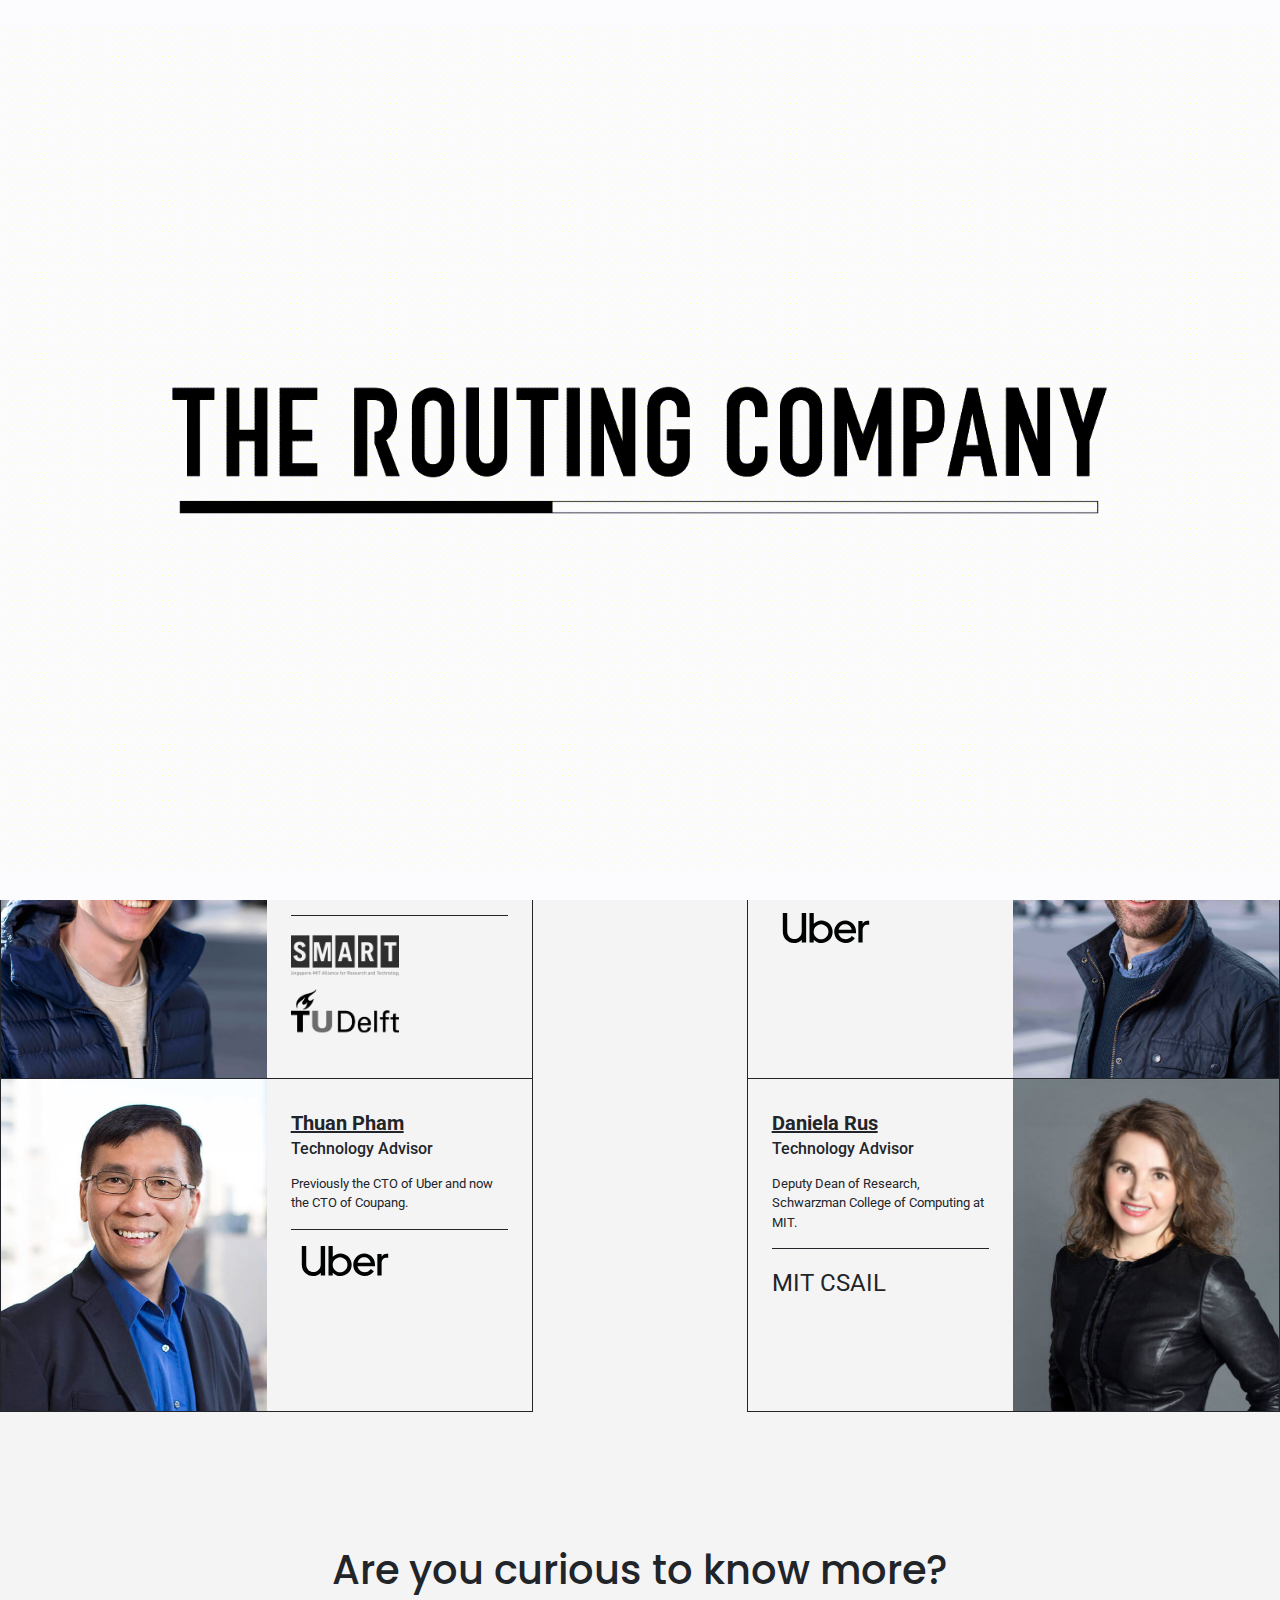
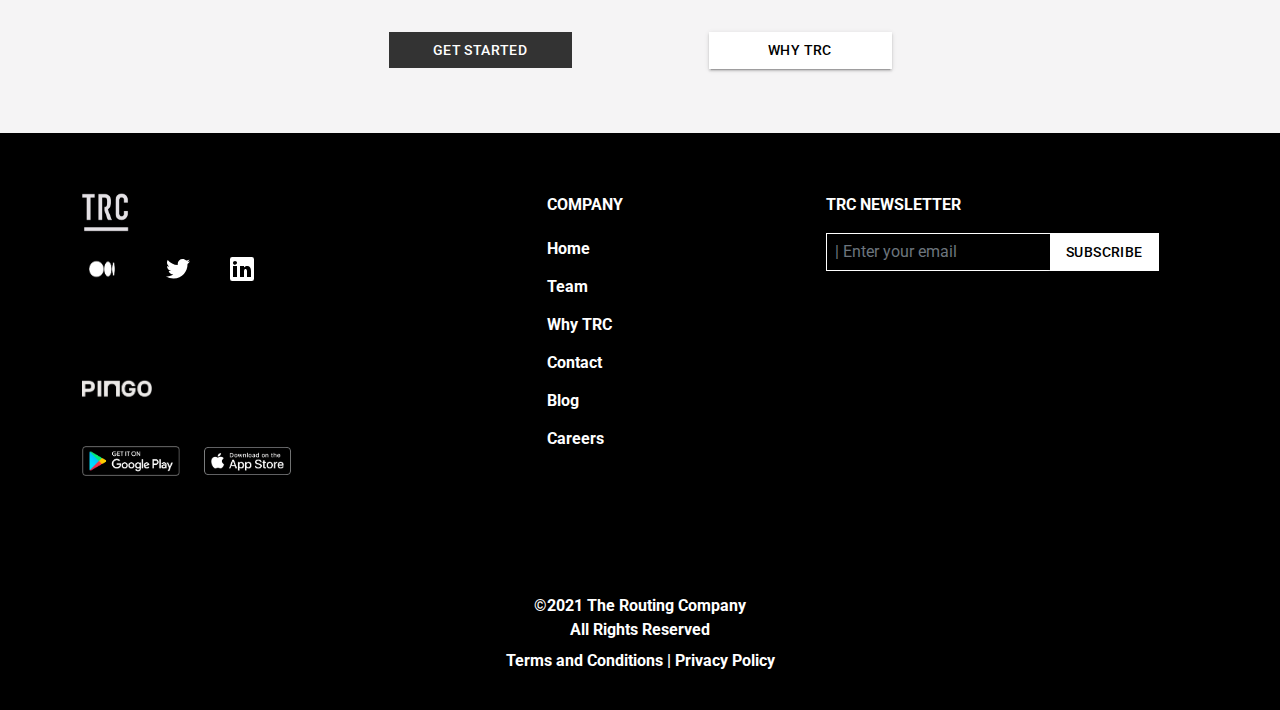
<file: team/index.html>
<!DOCTYPE html><html><head><meta charSet="utf-8"/><meta http-equiv="x-ua-compatible" content="ie=edge"/><meta name="viewport" content="width=device-width, initial-scale=1, shrink-to-fit=no"/><style data-href="/styles.62a5a24b6130374dc411.css" id="gatsby-global-css">/*!
 * Bootstrap v5.0.0-beta1 (https://getbootstrap.com/)
 * Copyright 2011-2020 The Bootstrap Authors
 * Copyright 2011-2020 Twitter, Inc.
 * Licensed under MIT (https://github.com/twbs/bootstrap/blob/main/LICENSE)
 */:root{--bs-blue:#0d6efd;--bs-indigo:#6610f2;--bs-purple:#6f42c1;--bs-pink:#d63384;--bs-red:#dc3545;--bs-orange:#fd7e14;--bs-yellow:#ffc107;--bs-green:#198754;--bs-teal:#20c997;--bs-cyan:#0dcaf0;--bs-white:#fff;--bs-gray:#6c757d;--bs-gray-dark:#343a40;--bs-primary:#0d6efd;--bs-secondary:#6c757d;--bs-success:#198754;--bs-info:#0dcaf0;--bs-warning:#ffc107;--bs-danger:#dc3545;--bs-light:#f8f9fa;--bs-dark:#212529;--bs-font-sans-serif:system-ui,-apple-system,"Segoe UI",Roboto,"Helvetica Neue",Arial,"Noto Sans","Liberation Sans",sans-serif,"Apple Color Emoji","Segoe UI Emoji","Segoe UI Symbol","Noto Color Emoji";--bs-font-monospace:SFMono-Regular,Menlo,Monaco,Consolas,"Liberation Mono","Courier New",monospace;--bs-gradient:linear-gradient(180deg,hsla(0,0%,100%,0.15),hsla(0,0%,100%,0))}*,:after,:before{box-sizing:border-box}@media (prefers-reduced-motion:no-preference){:root{scroll-behavior:smooth}}body{margin:0;font-family:var(--bs-font-sans-serif);font-size:1rem;font-weight:400;line-height:1.5;color:#212529;background-color:#fff;-webkit-text-size-adjust:100%;-webkit-tap-highlight-color:rgba(0,0,0,0)}[tabindex="-1"]:focus:not(:focus-visible){outline:0!important}hr{margin:1rem 0;color:inherit;background-color:currentColor;border:0;opacity:.25}hr:not([size]){height:1px}.h1,.h2,.h3,.h4,.h5,.h6,h1,h2,h3,h4,h5,h6{margin-top:0;margin-bottom:.5rem;font-weight:500;line-height:1.2}.h1,h1{font-size:calc(1.375rem + 1.5vw)}@media (min-width:1200px){.h1,h1{font-size:2.5rem}}.h2,h2{font-size:calc(1.325rem + .9vw)}@media (min-width:1200px){.h2,h2{font-size:2rem}}.h3,h3{font-size:calc(1.3rem + .6vw)}@media (min-width:1200px){.h3,h3{font-size:1.75rem}}.h4,h4{font-size:calc(1.275rem + .3vw)}@media (min-width:1200px){.h4,h4{font-size:1.5rem}}.h5,h5{font-size:1.25rem}.h6,h6{font-size:1rem}p{margin-top:0;margin-bottom:1rem}abbr[data-bs-original-title],abbr[title]{text-decoration:underline;-webkit-text-decoration:underline dotted;text-decoration:underline dotted;cursor:help;-webkit-text-decoration-skip-ink:none;text-decoration-skip-ink:none}address{margin-bottom:1rem;font-style:normal;line-height:inherit}ol,ul{padding-left:2rem}dl,ol,ul{margin-top:0;margin-bottom:1rem}ol ol,ol ul,ul ol,ul ul{margin-bottom:0}dt{font-weight:700}dd{margin-bottom:.5rem;margin-left:0}blockquote{margin:0 0 1rem}b,strong{font-weight:bolder}.small,small{font-size:.875em}.mark,mark{padding:.2em;background-color:#fcf8e3}sub,sup{position:relative;font-size:.75em;line-height:0;vertical-align:baseline}sub{bottom:-.25em}sup{top:-.5em}a{color:#0d6efd;text-decoration:underline}a:hover{color:#0a58ca}a:not([href]):not([class]),a:not([href]):not([class]):hover{color:inherit;text-decoration:none}code,kbd,pre,samp{font-family:var(--bs-font-monospace);font-size:1em;direction:ltr;unicode-bidi:bidi-override}pre{display:block;margin-top:0;margin-bottom:1rem;overflow:auto;font-size:.875em}pre code{font-size:inherit;color:inherit;word-break:normal}code{font-size:.875em;color:#d63384;word-wrap:break-word}a>code{color:inherit}kbd{padding:.2rem .4rem;font-size:.875em;color:#fff;background-color:#212529;border-radius:.2rem}kbd kbd{padding:0;font-size:1em;font-weight:700}figure{margin:0 0 1rem}img,svg{vertical-align:middle}table{caption-side:bottom;border-collapse:collapse}caption{padding-top:.5rem;padding-bottom:.5rem;color:#6c757d;text-align:left}th{text-align:inherit;text-align:-webkit-match-parent}tbody,td,tfoot,th,thead,tr{border:0 solid;border-color:inherit}label{display:inline-block}button{border-radius:0}button:focus{outline:1px dotted;outline:5px auto -webkit-focus-ring-color}button,input,optgroup,select,textarea{margin:0;font-family:inherit;font-size:inherit;line-height:inherit}button,select{text-transform:none}[role=button]{cursor:pointer}select{word-wrap:normal}[list]::-webkit-calendar-picker-indicator{display:none}[type=button],[type=reset],[type=submit],button{-webkit-appearance:button}[type=button]:not(:disabled),[type=reset]:not(:disabled),[type=submit]:not(:disabled),button:not(:disabled){cursor:pointer}::-moz-focus-inner{padding:0;border-style:none}textarea{resize:vertical}fieldset{min-width:0;padding:0;margin:0;border:0}legend{float:left;width:100%;padding:0;margin-bottom:.5rem;font-size:calc(1.275rem + .3vw);line-height:inherit}@media (min-width:1200px){legend{font-size:1.5rem}}legend+*{clear:left}::-webkit-datetime-edit-day-field,::-webkit-datetime-edit-fields-wrapper,::-webkit-datetime-edit-hour-field,::-webkit-datetime-edit-minute,::-webkit-datetime-edit-month-field,::-webkit-datetime-edit-text,::-webkit-datetime-edit-year-field{padding:0}::-webkit-inner-spin-button{height:auto}[type=search]{outline-offset:-2px;-webkit-appearance:textfield}::-webkit-search-decoration{-webkit-appearance:none}::-webkit-color-swatch-wrapper{padding:0}::file-selector-button{font:inherit}::-webkit-file-upload-button{font:inherit;-webkit-appearance:button}output{display:inline-block}iframe{border:0}summary{display:list-item;cursor:pointer}progress{vertical-align:baseline}[hidden]{display:none!important}.lead{font-size:1.25rem;font-weight:300}.display-1{font-size:calc(1.625rem + 4.5vw);font-weight:300;line-height:1.2}@media (min-width:1200px){.display-1{font-size:5rem}}.display-2{font-size:calc(1.575rem + 3.9vw);font-weight:300;line-height:1.2}@media (min-width:1200px){.display-2{font-size:4.5rem}}.display-3{font-size:calc(1.525rem + 3.3vw);font-weight:300;line-height:1.2}@media (min-width:1200px){.display-3{font-size:4rem}}.display-4{font-size:calc(1.475rem + 2.7vw);font-weight:300;line-height:1.2}@media (min-width:1200px){.display-4{font-size:3.5rem}}.display-5{font-size:calc(1.425rem + 2.1vw);font-weight:300;line-height:1.2}@media (min-width:1200px){.display-5{font-size:3rem}}.display-6{font-size:calc(1.375rem + 1.5vw);font-weight:300;line-height:1.2}@media (min-width:1200px){.display-6{font-size:2.5rem}}.list-inline,.list-unstyled{padding-left:0;list-style:none}.list-inline-item{display:inline-block}.list-inline-item:not(:last-child){margin-right:.5rem}.initialism{font-size:.875em;text-transform:uppercase}.blockquote{margin-bottom:1rem;font-size:1.25rem}.blockquote>:last-child{margin-bottom:0}.blockquote-footer{margin-top:-1rem;margin-bottom:1rem;font-size:.875em;color:#6c757d}.blockquote-footer:before{content:"\2014\A0"}.img-fluid,.img-thumbnail{max-width:100%;height:auto}.img-thumbnail{padding:.25rem;background-color:#fff;border:1px solid #dee2e6;border-radius:.25rem}.figure{display:inline-block}.figure-img{margin-bottom:.5rem;line-height:1}.figure-caption{font-size:.875em;color:#6c757d}.container,.container-fluid,.container-lg,.container-md,.container-sm,.container-xl,.container-xxl{width:100%;padding-right:var(--bs-gutter-x,.75rem);padding-left:var(--bs-gutter-x,.75rem);margin-right:auto;margin-left:auto}@media (min-width:576px){.container,.container-sm{max-width:540px}}@media (min-width:768px){.container,.container-md,.container-sm{max-width:720px}}@media (min-width:992px){.container,.container-lg,.container-md,.container-sm{max-width:960px}}@media (min-width:1200px){.container,.container-lg,.container-md,.container-sm,.container-xl{max-width:1140px}}@media (min-width:1400px){.container,.container-lg,.container-md,.container-sm,.container-xl,.container-xxl{max-width:1320px}}.row{--bs-gutter-x:1.5rem;--bs-gutter-y:0;display:flex;flex-wrap:wrap;margin-top:calc(var(--bs-gutter-y)*-1);margin-right:calc(var(--bs-gutter-x)/-2);margin-left:calc(var(--bs-gutter-x)/-2)}.row>*{flex-shrink:0;width:100%;max-width:100%;padding-right:calc(var(--bs-gutter-x)/2);padding-left:calc(var(--bs-gutter-x)/2);margin-top:var(--bs-gutter-y)}.col{flex:1 0}.row-cols-auto>*{flex:0 0 auto;width:auto}.row-cols-1>*{flex:0 0 auto;width:100%}.row-cols-2>*{flex:0 0 auto;width:50%}.row-cols-3>*{flex:0 0 auto;width:33.3333333333%}.row-cols-4>*{flex:0 0 auto;width:25%}.row-cols-5>*{flex:0 0 auto;width:20%}.row-cols-6>*{flex:0 0 auto;width:16.6666666667%}.col-auto{flex:0 0 auto;width:auto}.col-1{flex:0 0 auto;width:8.3333333333%}.col-2{flex:0 0 auto;width:16.6666666667%}.col-3{flex:0 0 auto;width:25%}.col-4{flex:0 0 auto;width:33.3333333333%}.col-5{flex:0 0 auto;width:41.6666666667%}.col-6{flex:0 0 auto;width:50%}.col-7{flex:0 0 auto;width:58.3333333333%}.col-8{flex:0 0 auto;width:66.6666666667%}.col-9{flex:0 0 auto;width:75%}.col-10{flex:0 0 auto;width:83.3333333333%}.col-11{flex:0 0 auto;width:91.6666666667%}.col-12{flex:0 0 auto;width:100%}.offset-1{margin-left:8.3333333333%}.offset-2{margin-left:16.6666666667%}.offset-3{margin-left:25%}.offset-4{margin-left:33.3333333333%}.offset-5{margin-left:41.6666666667%}.offset-6{margin-left:50%}.offset-7{margin-left:58.3333333333%}.offset-8{margin-left:66.6666666667%}.offset-9{margin-left:75%}.offset-10{margin-left:83.3333333333%}.offset-11{margin-left:91.6666666667%}.g-0,.gx-0{--bs-gutter-x:0}.g-0,.gy-0{--bs-gutter-y:0}.g-1,.gx-1{--bs-gutter-x:0.25rem}.g-1,.gy-1{--bs-gutter-y:0.25rem}.g-2,.gx-2{--bs-gutter-x:0.5rem}.g-2,.gy-2{--bs-gutter-y:0.5rem}.g-3,.gx-3{--bs-gutter-x:1rem}.g-3,.gy-3{--bs-gutter-y:1rem}.g-4,.gx-4{--bs-gutter-x:1.5rem}.g-4,.gy-4{--bs-gutter-y:1.5rem}.g-5,.gx-5{--bs-gutter-x:3rem}.g-5,.gy-5{--bs-gutter-y:3rem}@media (min-width:576px){.col-sm{flex:1 0}.row-cols-sm-auto>*{flex:0 0 auto;width:auto}.row-cols-sm-1>*{flex:0 0 auto;width:100%}.row-cols-sm-2>*{flex:0 0 auto;width:50%}.row-cols-sm-3>*{flex:0 0 auto;width:33.3333333333%}.row-cols-sm-4>*{flex:0 0 auto;width:25%}.row-cols-sm-5>*{flex:0 0 auto;width:20%}.row-cols-sm-6>*{flex:0 0 auto;width:16.6666666667%}.col-sm-auto{flex:0 0 auto;width:auto}.col-sm-1{flex:0 0 auto;width:8.3333333333%}.col-sm-2{flex:0 0 auto;width:16.6666666667%}.col-sm-3{flex:0 0 auto;width:25%}.col-sm-4{flex:0 0 auto;width:33.3333333333%}.col-sm-5{flex:0 0 auto;width:41.6666666667%}.col-sm-6{flex:0 0 auto;width:50%}.col-sm-7{flex:0 0 auto;width:58.3333333333%}.col-sm-8{flex:0 0 auto;width:66.6666666667%}.col-sm-9{flex:0 0 auto;width:75%}.col-sm-10{flex:0 0 auto;width:83.3333333333%}.col-sm-11{flex:0 0 auto;width:91.6666666667%}.col-sm-12{flex:0 0 auto;width:100%}.offset-sm-0{margin-left:0}.offset-sm-1{margin-left:8.3333333333%}.offset-sm-2{margin-left:16.6666666667%}.offset-sm-3{margin-left:25%}.offset-sm-4{margin-left:33.3333333333%}.offset-sm-5{margin-left:41.6666666667%}.offset-sm-6{margin-left:50%}.offset-sm-7{margin-left:58.3333333333%}.offset-sm-8{margin-left:66.6666666667%}.offset-sm-9{margin-left:75%}.offset-sm-10{margin-left:83.3333333333%}.offset-sm-11{margin-left:91.6666666667%}.g-sm-0,.gx-sm-0{--bs-gutter-x:0}.g-sm-0,.gy-sm-0{--bs-gutter-y:0}.g-sm-1,.gx-sm-1{--bs-gutter-x:0.25rem}.g-sm-1,.gy-sm-1{--bs-gutter-y:0.25rem}.g-sm-2,.gx-sm-2{--bs-gutter-x:0.5rem}.g-sm-2,.gy-sm-2{--bs-gutter-y:0.5rem}.g-sm-3,.gx-sm-3{--bs-gutter-x:1rem}.g-sm-3,.gy-sm-3{--bs-gutter-y:1rem}.g-sm-4,.gx-sm-4{--bs-gutter-x:1.5rem}.g-sm-4,.gy-sm-4{--bs-gutter-y:1.5rem}.g-sm-5,.gx-sm-5{--bs-gutter-x:3rem}.g-sm-5,.gy-sm-5{--bs-gutter-y:3rem}}@media (min-width:768px){.col-md{flex:1 0}.row-cols-md-auto>*{flex:0 0 auto;width:auto}.row-cols-md-1>*{flex:0 0 auto;width:100%}.row-cols-md-2>*{flex:0 0 auto;width:50%}.row-cols-md-3>*{flex:0 0 auto;width:33.3333333333%}.row-cols-md-4>*{flex:0 0 auto;width:25%}.row-cols-md-5>*{flex:0 0 auto;width:20%}.row-cols-md-6>*{flex:0 0 auto;width:16.6666666667%}.col-md-auto{flex:0 0 auto;width:auto}.col-md-1{flex:0 0 auto;width:8.3333333333%}.col-md-2{flex:0 0 auto;width:16.6666666667%}.col-md-3{flex:0 0 auto;width:25%}.col-md-4{flex:0 0 auto;width:33.3333333333%}.col-md-5{flex:0 0 auto;width:41.6666666667%}.col-md-6{flex:0 0 auto;width:50%}.col-md-7{flex:0 0 auto;width:58.3333333333%}.col-md-8{flex:0 0 auto;width:66.6666666667%}.col-md-9{flex:0 0 auto;width:75%}.col-md-10{flex:0 0 auto;width:83.3333333333%}.col-md-11{flex:0 0 auto;width:91.6666666667%}.col-md-12{flex:0 0 auto;width:100%}.offset-md-0{margin-left:0}.offset-md-1{margin-left:8.3333333333%}.offset-md-2{margin-left:16.6666666667%}.offset-md-3{margin-left:25%}.offset-md-4{margin-left:33.3333333333%}.offset-md-5{margin-left:41.6666666667%}.offset-md-6{margin-left:50%}.offset-md-7{margin-left:58.3333333333%}.offset-md-8{margin-left:66.6666666667%}.offset-md-9{margin-left:75%}.offset-md-10{margin-left:83.3333333333%}.offset-md-11{margin-left:91.6666666667%}.g-md-0,.gx-md-0{--bs-gutter-x:0}.g-md-0,.gy-md-0{--bs-gutter-y:0}.g-md-1,.gx-md-1{--bs-gutter-x:0.25rem}.g-md-1,.gy-md-1{--bs-gutter-y:0.25rem}.g-md-2,.gx-md-2{--bs-gutter-x:0.5rem}.g-md-2,.gy-md-2{--bs-gutter-y:0.5rem}.g-md-3,.gx-md-3{--bs-gutter-x:1rem}.g-md-3,.gy-md-3{--bs-gutter-y:1rem}.g-md-4,.gx-md-4{--bs-gutter-x:1.5rem}.g-md-4,.gy-md-4{--bs-gutter-y:1.5rem}.g-md-5,.gx-md-5{--bs-gutter-x:3rem}.g-md-5,.gy-md-5{--bs-gutter-y:3rem}}@media (min-width:992px){.col-lg{flex:1 0}.row-cols-lg-auto>*{flex:0 0 auto;width:auto}.row-cols-lg-1>*{flex:0 0 auto;width:100%}.row-cols-lg-2>*{flex:0 0 auto;width:50%}.row-cols-lg-3>*{flex:0 0 auto;width:33.3333333333%}.row-cols-lg-4>*{flex:0 0 auto;width:25%}.row-cols-lg-5>*{flex:0 0 auto;width:20%}.row-cols-lg-6>*{flex:0 0 auto;width:16.6666666667%}.col-lg-auto{flex:0 0 auto;width:auto}.col-lg-1{flex:0 0 auto;width:8.3333333333%}.col-lg-2{flex:0 0 auto;width:16.6666666667%}.col-lg-3{flex:0 0 auto;width:25%}.col-lg-4{flex:0 0 auto;width:33.3333333333%}.col-lg-5{flex:0 0 auto;width:41.6666666667%}.col-lg-6{flex:0 0 auto;width:50%}.col-lg-7{flex:0 0 auto;width:58.3333333333%}.col-lg-8{flex:0 0 auto;width:66.6666666667%}.col-lg-9{flex:0 0 auto;width:75%}.col-lg-10{flex:0 0 auto;width:83.3333333333%}.col-lg-11{flex:0 0 auto;width:91.6666666667%}.col-lg-12{flex:0 0 auto;width:100%}.offset-lg-0{margin-left:0}.offset-lg-1{margin-left:8.3333333333%}.offset-lg-2{margin-left:16.6666666667%}.offset-lg-3{margin-left:25%}.offset-lg-4{margin-left:33.3333333333%}.offset-lg-5{margin-left:41.6666666667%}.offset-lg-6{margin-left:50%}.offset-lg-7{margin-left:58.3333333333%}.offset-lg-8{margin-left:66.6666666667%}.offset-lg-9{margin-left:75%}.offset-lg-10{margin-left:83.3333333333%}.offset-lg-11{margin-left:91.6666666667%}.g-lg-0,.gx-lg-0{--bs-gutter-x:0}.g-lg-0,.gy-lg-0{--bs-gutter-y:0}.g-lg-1,.gx-lg-1{--bs-gutter-x:0.25rem}.g-lg-1,.gy-lg-1{--bs-gutter-y:0.25rem}.g-lg-2,.gx-lg-2{--bs-gutter-x:0.5rem}.g-lg-2,.gy-lg-2{--bs-gutter-y:0.5rem}.g-lg-3,.gx-lg-3{--bs-gutter-x:1rem}.g-lg-3,.gy-lg-3{--bs-gutter-y:1rem}.g-lg-4,.gx-lg-4{--bs-gutter-x:1.5rem}.g-lg-4,.gy-lg-4{--bs-gutter-y:1.5rem}.g-lg-5,.gx-lg-5{--bs-gutter-x:3rem}.g-lg-5,.gy-lg-5{--bs-gutter-y:3rem}}@media (min-width:1200px){.col-xl{flex:1 0}.row-cols-xl-auto>*{flex:0 0 auto;width:auto}.row-cols-xl-1>*{flex:0 0 auto;width:100%}.row-cols-xl-2>*{flex:0 0 auto;width:50%}.row-cols-xl-3>*{flex:0 0 auto;width:33.3333333333%}.row-cols-xl-4>*{flex:0 0 auto;width:25%}.row-cols-xl-5>*{flex:0 0 auto;width:20%}.row-cols-xl-6>*{flex:0 0 auto;width:16.6666666667%}.col-xl-auto{flex:0 0 auto;width:auto}.col-xl-1{flex:0 0 auto;width:8.3333333333%}.col-xl-2{flex:0 0 auto;width:16.6666666667%}.col-xl-3{flex:0 0 auto;width:25%}.col-xl-4{flex:0 0 auto;width:33.3333333333%}.col-xl-5{flex:0 0 auto;width:41.6666666667%}.col-xl-6{flex:0 0 auto;width:50%}.col-xl-7{flex:0 0 auto;width:58.3333333333%}.col-xl-8{flex:0 0 auto;width:66.6666666667%}.col-xl-9{flex:0 0 auto;width:75%}.col-xl-10{flex:0 0 auto;width:83.3333333333%}.col-xl-11{flex:0 0 auto;width:91.6666666667%}.col-xl-12{flex:0 0 auto;width:100%}.offset-xl-0{margin-left:0}.offset-xl-1{margin-left:8.3333333333%}.offset-xl-2{margin-left:16.6666666667%}.offset-xl-3{margin-left:25%}.offset-xl-4{margin-left:33.3333333333%}.offset-xl-5{margin-left:41.6666666667%}.offset-xl-6{margin-left:50%}.offset-xl-7{margin-left:58.3333333333%}.offset-xl-8{margin-left:66.6666666667%}.offset-xl-9{margin-left:75%}.offset-xl-10{margin-left:83.3333333333%}.offset-xl-11{margin-left:91.6666666667%}.g-xl-0,.gx-xl-0{--bs-gutter-x:0}.g-xl-0,.gy-xl-0{--bs-gutter-y:0}.g-xl-1,.gx-xl-1{--bs-gutter-x:0.25rem}.g-xl-1,.gy-xl-1{--bs-gutter-y:0.25rem}.g-xl-2,.gx-xl-2{--bs-gutter-x:0.5rem}.g-xl-2,.gy-xl-2{--bs-gutter-y:0.5rem}.g-xl-3,.gx-xl-3{--bs-gutter-x:1rem}.g-xl-3,.gy-xl-3{--bs-gutter-y:1rem}.g-xl-4,.gx-xl-4{--bs-gutter-x:1.5rem}.g-xl-4,.gy-xl-4{--bs-gutter-y:1.5rem}.g-xl-5,.gx-xl-5{--bs-gutter-x:3rem}.g-xl-5,.gy-xl-5{--bs-gutter-y:3rem}}@media (min-width:1400px){.col-xxl{flex:1 0}.row-cols-xxl-auto>*{flex:0 0 auto;width:auto}.row-cols-xxl-1>*{flex:0 0 auto;width:100%}.row-cols-xxl-2>*{flex:0 0 auto;width:50%}.row-cols-xxl-3>*{flex:0 0 auto;width:33.3333333333%}.row-cols-xxl-4>*{flex:0 0 auto;width:25%}.row-cols-xxl-5>*{flex:0 0 auto;width:20%}.row-cols-xxl-6>*{flex:0 0 auto;width:16.6666666667%}.col-xxl-auto{flex:0 0 auto;width:auto}.col-xxl-1{flex:0 0 auto;width:8.3333333333%}.col-xxl-2{flex:0 0 auto;width:16.6666666667%}.col-xxl-3{flex:0 0 auto;width:25%}.col-xxl-4{flex:0 0 auto;width:33.3333333333%}.col-xxl-5{flex:0 0 auto;width:41.6666666667%}.col-xxl-6{flex:0 0 auto;width:50%}.col-xxl-7{flex:0 0 auto;width:58.3333333333%}.col-xxl-8{flex:0 0 auto;width:66.6666666667%}.col-xxl-9{flex:0 0 auto;width:75%}.col-xxl-10{flex:0 0 auto;width:83.3333333333%}.col-xxl-11{flex:0 0 auto;width:91.6666666667%}.col-xxl-12{flex:0 0 auto;width:100%}.offset-xxl-0{margin-left:0}.offset-xxl-1{margin-left:8.3333333333%}.offset-xxl-2{margin-left:16.6666666667%}.offset-xxl-3{margin-left:25%}.offset-xxl-4{margin-left:33.3333333333%}.offset-xxl-5{margin-left:41.6666666667%}.offset-xxl-6{margin-left:50%}.offset-xxl-7{margin-left:58.3333333333%}.offset-xxl-8{margin-left:66.6666666667%}.offset-xxl-9{margin-left:75%}.offset-xxl-10{margin-left:83.3333333333%}.offset-xxl-11{margin-left:91.6666666667%}.g-xxl-0,.gx-xxl-0{--bs-gutter-x:0}.g-xxl-0,.gy-xxl-0{--bs-gutter-y:0}.g-xxl-1,.gx-xxl-1{--bs-gutter-x:0.25rem}.g-xxl-1,.gy-xxl-1{--bs-gutter-y:0.25rem}.g-xxl-2,.gx-xxl-2{--bs-gutter-x:0.5rem}.g-xxl-2,.gy-xxl-2{--bs-gutter-y:0.5rem}.g-xxl-3,.gx-xxl-3{--bs-gutter-x:1rem}.g-xxl-3,.gy-xxl-3{--bs-gutter-y:1rem}.g-xxl-4,.gx-xxl-4{--bs-gutter-x:1.5rem}.g-xxl-4,.gy-xxl-4{--bs-gutter-y:1.5rem}.g-xxl-5,.gx-xxl-5{--bs-gutter-x:3rem}.g-xxl-5,.gy-xxl-5{--bs-gutter-y:3rem}}.table{--bs-table-bg:transparent;--bs-table-striped-color:#212529;--bs-table-striped-bg:rgba(0,0,0,0.05);--bs-table-active-color:#212529;--bs-table-active-bg:rgba(0,0,0,0.1);--bs-table-hover-color:#212529;--bs-table-hover-bg:rgba(0,0,0,0.075);width:100%;margin-bottom:1rem;color:#212529;vertical-align:top;border-color:#dee2e6}.table>:not(caption)>*>*{padding:.5rem;background-color:var(--bs-table-bg);background-image:linear-gradient(var(--bs-table-accent-bg),var(--bs-table-accent-bg));border-bottom-width:1px}.table>tbody{vertical-align:inherit}.table>thead{vertical-align:bottom}.table>:not(:last-child)>:last-child>*{border-bottom-color:currentColor}.caption-top{caption-side:top}.table-sm>:not(caption)>*>*{padding:.25rem}.table-bordered>:not(caption)>*{border-width:1px 0}.table-bordered>:not(caption)>*>*{border-width:0 1px}.table-borderless>:not(caption)>*>*{border-bottom-width:0}.table-striped>tbody>tr:nth-of-type(odd){--bs-table-accent-bg:var(--bs-table-striped-bg);color:var(--bs-table-striped-color)}.table-active{--bs-table-accent-bg:var(--bs-table-active-bg);color:var(--bs-table-active-color)}.table-hover>tbody>tr:hover{--bs-table-accent-bg:var(--bs-table-hover-bg);color:var(--bs-table-hover-color)}.table-primary{--bs-table-bg:#cfe2ff;--bs-table-striped-bg:#c5d7f2;--bs-table-striped-color:#000;--bs-table-active-bg:#bacbe6;--bs-table-active-color:#000;--bs-table-hover-bg:#bfd1ec;--bs-table-hover-color:#000;color:#000;border-color:#bacbe6}.table-secondary{--bs-table-bg:#e2e3e5;--bs-table-striped-bg:#d7d8da;--bs-table-striped-color:#000;--bs-table-active-bg:#cbccce;--bs-table-active-color:#000;--bs-table-hover-bg:#d1d2d4;--bs-table-hover-color:#000;color:#000;border-color:#cbccce}.table-success{--bs-table-bg:#d1e7dd;--bs-table-striped-bg:#c7dbd2;--bs-table-striped-color:#000;--bs-table-active-bg:#bcd0c7;--bs-table-active-color:#000;--bs-table-hover-bg:#c1d6cc;--bs-table-hover-color:#000;color:#000;border-color:#bcd0c7}.table-info{--bs-table-bg:#cff4fc;--bs-table-striped-bg:#c5e8ef;--bs-table-striped-color:#000;--bs-table-active-bg:#badce3;--bs-table-active-color:#000;--bs-table-hover-bg:#bfe2e9;--bs-table-hover-color:#000;color:#000;border-color:#badce3}.table-warning{--bs-table-bg:#fff3cd;--bs-table-striped-bg:#f2e7c3;--bs-table-striped-color:#000;--bs-table-active-bg:#e6dbb9;--bs-table-active-color:#000;--bs-table-hover-bg:#ece1be;--bs-table-hover-color:#000;color:#000;border-color:#e6dbb9}.table-danger{--bs-table-bg:#f8d7da;--bs-table-striped-bg:#eccccf;--bs-table-striped-color:#000;--bs-table-active-bg:#dfc2c4;--bs-table-active-color:#000;--bs-table-hover-bg:#e5c7ca;--bs-table-hover-color:#000;color:#000;border-color:#dfc2c4}.table-light{--bs-table-bg:#f8f9fa;--bs-table-striped-bg:#ecedee;--bs-table-striped-color:#000;--bs-table-active-bg:#dfe0e1;--bs-table-active-color:#000;--bs-table-hover-bg:#e5e6e7;--bs-table-hover-color:#000;color:#000;border-color:#dfe0e1}.table-dark{--bs-table-bg:#212529;--bs-table-striped-bg:#2c3034;--bs-table-striped-color:#fff;--bs-table-active-bg:#373b3e;--bs-table-active-color:#fff;--bs-table-hover-bg:#323539;--bs-table-hover-color:#fff;color:#fff;border-color:#373b3e}.table-responsive{overflow-x:auto;-webkit-overflow-scrolling:touch}@media (max-width:575.98px){.table-responsive-sm{overflow-x:auto;-webkit-overflow-scrolling:touch}}@media (max-width:767.98px){.table-responsive-md{overflow-x:auto;-webkit-overflow-scrolling:touch}}@media (max-width:991.98px){.table-responsive-lg{overflow-x:auto;-webkit-overflow-scrolling:touch}}@media (max-width:1199.98px){.table-responsive-xl{overflow-x:auto;-webkit-overflow-scrolling:touch}}@media (max-width:1399.98px){.table-responsive-xxl{overflow-x:auto;-webkit-overflow-scrolling:touch}}.form-label{margin-bottom:.5rem}.col-form-label{padding-top:calc(.375rem + 1px);padding-bottom:calc(.375rem + 1px);margin-bottom:0;font-size:inherit;line-height:1.5}.col-form-label-lg{padding-top:calc(.5rem + 1px);padding-bottom:calc(.5rem + 1px);font-size:1.25rem}.col-form-label-sm{padding-top:calc(.25rem + 1px);padding-bottom:calc(.25rem + 1px);font-size:.875rem}.form-text{margin-top:.25rem;font-size:.875em;color:#6c757d}.form-control{display:block;width:100%;padding:.375rem .75rem;font-size:1rem;font-weight:400;line-height:1.5;color:#212529;background-color:#fff;background-clip:padding-box;border:1px solid #ced4da;-webkit-appearance:none;appearance:none;border-radius:.25rem;transition:border-color .15s ease-in-out,box-shadow .15s ease-in-out}@media (prefers-reduced-motion:reduce){.form-control{transition:none}}.form-control[type=file]{overflow:hidden}.form-control[type=file]:not(:disabled):not([readonly]){cursor:pointer}.form-control:focus{color:#212529;background-color:#fff;border-color:#86b7fe;outline:0;box-shadow:0 0 0 .25rem rgba(13,110,253,.25)}.form-control::-webkit-date-and-time-value{height:1.5em}.form-control::-webkit-input-placeholder{color:#6c757d;opacity:1}.form-control:-ms-input-placeholder{color:#6c757d;opacity:1}.form-control::-ms-input-placeholder{color:#6c757d;opacity:1}.form-control::placeholder{color:#6c757d;opacity:1}.form-control:disabled,.form-control[readonly]{background-color:#e9ecef;opacity:1}.form-control::file-selector-button{padding:.375rem .75rem;margin:-.375rem -.75rem;-webkit-margin-end:.75rem;margin-inline-end:.75rem;color:#212529;background-color:#e9ecef;pointer-events:none;border:0 solid;border-color:inherit;border-inline-end-width:1px;border-radius:0;transition:color .15s ease-in-out,background-color .15s ease-in-out,border-color .15s ease-in-out,box-shadow .15s ease-in-out}@media (prefers-reduced-motion:reduce){.form-control::file-selector-button{transition:none}}.form-control:hover:not(:disabled):not([readonly])::file-selector-button{background-color:#dde0e3}.form-control::-webkit-file-upload-button{padding:.375rem .75rem;margin:-.375rem -.75rem;-webkit-margin-end:.75rem;margin-inline-end:.75rem;color:#212529;background-color:#e9ecef;pointer-events:none;border:0 solid;border-color:inherit;border-inline-end-width:1px;border-radius:0;-webkit-transition:color .15s ease-in-out,background-color .15s ease-in-out,border-color .15s ease-in-out,box-shadow .15s ease-in-out;transition:color .15s ease-in-out,background-color .15s ease-in-out,border-color .15s ease-in-out,box-shadow .15s ease-in-out}@media (prefers-reduced-motion:reduce){.form-control::-webkit-file-upload-button{-webkit-transition:none;transition:none}}.form-control:hover:not(:disabled):not([readonly])::-webkit-file-upload-button{background-color:#dde0e3}.form-control-plaintext{display:block;width:100%;padding:.375rem 0;margin-bottom:0;line-height:1.5;color:#212529;background-color:transparent;border:solid transparent;border-width:1px 0}.form-control-plaintext.form-control-lg,.form-control-plaintext.form-control-sm{padding-right:0;padding-left:0}.form-control-sm{min-height:calc(1.5em + .5rem + 2px);padding:.25rem .5rem;font-size:.875rem;border-radius:.2rem}.form-control-sm::file-selector-button{padding:.25rem .5rem;margin:-.25rem -.5rem;-webkit-margin-end:.5rem;margin-inline-end:.5rem}.form-control-sm::-webkit-file-upload-button{padding:.25rem .5rem;margin:-.25rem -.5rem;-webkit-margin-end:.5rem;margin-inline-end:.5rem}.form-control-lg{min-height:calc(1.5em + 1rem + 2px);padding:.5rem 1rem;font-size:1.25rem;border-radius:.3rem}.form-control-lg::file-selector-button{padding:.5rem 1rem;margin:-.5rem -1rem;-webkit-margin-end:1rem;margin-inline-end:1rem}.form-control-lg::-webkit-file-upload-button{padding:.5rem 1rem;margin:-.5rem -1rem;-webkit-margin-end:1rem;margin-inline-end:1rem}textarea.form-control{min-height:calc(1.5em + .75rem + 2px)}textarea.form-control-sm{min-height:calc(1.5em + .5rem + 2px)}textarea.form-control-lg{min-height:calc(1.5em + 1rem + 2px)}.form-control-color{max-width:3rem;height:auto;padding:.375rem}.form-control-color:not(:disabled):not([readonly]){cursor:pointer}.form-control-color::-moz-color-swatch{height:1.5em;border-radius:.25rem}.form-control-color::-webkit-color-swatch{height:1.5em;border-radius:.25rem}.form-select{display:block;width:100%;padding:.375rem 1.75rem .375rem .75rem;font-size:1rem;font-weight:400;line-height:1.5;color:#212529;vertical-align:middle;background-color:#fff;background-image:url("data:image/svg+xml;charset=utf-8,%3Csvg xmlns='http://www.w3.org/2000/svg' viewBox='0 0 16 16'%3E%3Cpath fill='none' stroke='%23343a40' stroke-linecap='round' stroke-linejoin='round' stroke-width='2' d='M2 5l6 6 6-6'/%3E%3C/svg%3E");background-repeat:no-repeat;background-position:right .75rem center;background-size:16px 12px;border:1px solid #ced4da;border-radius:.25rem;-webkit-appearance:none;appearance:none}.form-select:focus{border-color:#86b7fe;outline:0;box-shadow:0 0 0 .25rem rgba(13,110,253,.25)}.form-select[multiple],.form-select[size]:not([size="1"]){padding-right:.75rem;background-image:none}.form-select:disabled{color:#6c757d;background-color:#e9ecef}.form-select:-moz-focusring{color:transparent;text-shadow:0 0 0 #212529}.form-select-sm{padding-top:.25rem;padding-bottom:.25rem;padding-left:.5rem;font-size:.875rem}.form-select-lg{padding-top:.5rem;padding-bottom:.5rem;padding-left:1rem;font-size:1.25rem}.form-check{display:block;min-height:1.5rem;padding-left:1.5em;margin-bottom:.125rem}.form-check .form-check-input{float:left;margin-left:-1.5em}.form-check-input{width:1em;height:1em;margin-top:.25em;vertical-align:top;background-color:#fff;background-repeat:no-repeat;background-position:50%;background-size:contain;border:1px solid rgba(0,0,0,.25);-webkit-appearance:none;appearance:none;-webkit-print-color-adjust:exact;color-adjust:exact;transition:background-color .15s ease-in-out,background-position .15s ease-in-out,border-color .15s ease-in-out,box-shadow .15s ease-in-out}@media (prefers-reduced-motion:reduce){.form-check-input{transition:none}}.form-check-input[type=checkbox]{border-radius:.25em}.form-check-input[type=radio]{border-radius:50%}.form-check-input:active{filter:brightness(90%)}.form-check-input:focus{border-color:#86b7fe;outline:0;box-shadow:0 0 0 .25rem rgba(13,110,253,.25)}.form-check-input:checked{background-color:#0d6efd;border-color:#0d6efd}.form-check-input:checked[type=checkbox]{background-image:url("data:image/svg+xml;charset=utf-8,%3Csvg xmlns='http://www.w3.org/2000/svg' viewBox='0 0 20 20'%3E%3Cpath fill='none' stroke='%23fff' stroke-linecap='round' stroke-linejoin='round' stroke-width='3' d='M6 10l3 3l6-6'/%3E%3C/svg%3E")}.form-check-input:checked[type=radio]{background-image:url("data:image/svg+xml;charset=utf-8,%3Csvg xmlns='http://www.w3.org/2000/svg' viewBox='-4 -4 8 8'%3E%3Ccircle r='2' fill='%23fff'/%3E%3C/svg%3E")}.form-check-input[type=checkbox]:indeterminate{background-color:#0d6efd;border-color:#0d6efd;background-image:url("data:image/svg+xml;charset=utf-8,%3Csvg xmlns='http://www.w3.org/2000/svg' viewBox='0 0 20 20'%3E%3Cpath fill='none' stroke='%23fff' stroke-linecap='round' stroke-linejoin='round' stroke-width='3' d='M6 10h8'/%3E%3C/svg%3E")}.form-check-input:disabled{pointer-events:none;filter:none;opacity:.5}.form-check-input:disabled~.form-check-label,.form-check-input[disabled]~.form-check-label{opacity:.5}.form-switch{padding-left:2.5em}.form-switch .form-check-input{width:2em;margin-left:-2.5em;background-image:url("data:image/svg+xml;charset=utf-8,%3Csvg xmlns='http://www.w3.org/2000/svg' viewBox='-4 -4 8 8'%3E%3Ccircle r='3' fill='rgba(0, 0, 0, 0.25)'/%3E%3C/svg%3E");background-position:0;border-radius:2em}.form-switch .form-check-input:focus{background-image:url("data:image/svg+xml;charset=utf-8,%3Csvg xmlns='http://www.w3.org/2000/svg' viewBox='-4 -4 8 8'%3E%3Ccircle r='3' fill='%2386b7fe'/%3E%3C/svg%3E")}.form-switch .form-check-input:checked{background-position:100%;background-image:url("data:image/svg+xml;charset=utf-8,%3Csvg xmlns='http://www.w3.org/2000/svg' viewBox='-4 -4 8 8'%3E%3Ccircle r='3' fill='%23fff'/%3E%3C/svg%3E")}.form-check-inline{display:inline-block;margin-right:1rem}.btn-check{position:absolute;clip:rect(0,0,0,0);pointer-events:none}.btn-check:disabled+.btn,.btn-check[disabled]+.btn{pointer-events:none;filter:none;opacity:.65}.form-range{width:100%;height:1.5rem;padding:0;background-color:transparent;-webkit-appearance:none;appearance:none}.form-range:focus{outline:none}.form-range:focus::-webkit-slider-thumb{box-shadow:0 0 0 1px #fff,0 0 0 .25rem rgba(13,110,253,.25)}.form-range:focus::-moz-range-thumb{box-shadow:0 0 0 1px #fff,0 0 0 .25rem rgba(13,110,253,.25)}.form-range::-moz-focus-outer{border:0}.form-range::-webkit-slider-thumb{width:1rem;height:1rem;margin-top:-.25rem;background-color:#0d6efd;border:0;border-radius:1rem;-webkit-transition:background-color .15s ease-in-out,border-color .15s ease-in-out,box-shadow .15s ease-in-out;transition:background-color .15s ease-in-out,border-color .15s ease-in-out,box-shadow .15s ease-in-out;-webkit-appearance:none;appearance:none}@media (prefers-reduced-motion:reduce){.form-range::-webkit-slider-thumb{-webkit-transition:none;transition:none}}.form-range::-webkit-slider-thumb:active{background-color:#b6d4fe}.form-range::-webkit-slider-runnable-track{width:100%;height:.5rem;color:transparent;cursor:pointer;background-color:#dee2e6;border-color:transparent;border-radius:1rem}.form-range::-moz-range-thumb{width:1rem;height:1rem;background-color:#0d6efd;border:0;border-radius:1rem;-moz-transition:background-color .15s ease-in-out,border-color .15s ease-in-out,box-shadow .15s ease-in-out;transition:background-color .15s ease-in-out,border-color .15s ease-in-out,box-shadow .15s ease-in-out;appearance:none}@media (prefers-reduced-motion:reduce){.form-range::-moz-range-thumb{-moz-transition:none;transition:none}}.form-range::-moz-range-thumb:active{background-color:#b6d4fe}.form-range::-moz-range-track{width:100%;height:.5rem;color:transparent;cursor:pointer;background-color:#dee2e6;border-color:transparent;border-radius:1rem}.form-range:disabled{pointer-events:none}.form-range:disabled::-webkit-slider-thumb{background-color:#adb5bd}.form-range:disabled::-moz-range-thumb{background-color:#adb5bd}.form-floating{position:relative}.form-floating>.form-control,.form-floating>.form-select{height:calc(3.5rem + 2px);padding:1rem .75rem}.form-floating>label{position:absolute;top:0;left:0;height:100%;padding:1rem .75rem;pointer-events:none;border:1px solid transparent;transform-origin:0 0;transition:opacity .1s ease-in-out,transform .1s ease-in-out}@media (prefers-reduced-motion:reduce){.form-floating>label{transition:none}}.form-floating>.form-control::-webkit-input-placeholder{color:transparent}.form-floating>.form-control:-ms-input-placeholder{color:transparent}.form-floating>.form-control::-ms-input-placeholder{color:transparent}.form-floating>.form-control::placeholder{color:transparent}.form-floating>.form-control:not(:-ms-input-placeholder){padding-top:1.625rem;padding-bottom:.625rem}.form-floating>.form-control:focus,.form-floating>.form-control:not(:placeholder-shown){padding-top:1.625rem;padding-bottom:.625rem}.form-floating>.form-control:-webkit-autofill{padding-top:1.625rem;padding-bottom:.625rem}.form-floating>.form-select{padding-top:1.625rem;padding-bottom:.625rem}.form-floating>.form-control:not(:-ms-input-placeholder)~label{opacity:.65;transform:scale(.85) translateY(-.5rem) translateX(.15rem)}.form-floating>.form-control:focus~label,.form-floating>.form-control:not(:placeholder-shown)~label,.form-floating>.form-select~label{opacity:.65;transform:scale(.85) translateY(-.5rem) translateX(.15rem)}.form-floating>.form-control:-webkit-autofill~label{opacity:.65;transform:scale(.85) translateY(-.5rem) translateX(.15rem)}.input-group{position:relative;display:flex;flex-wrap:wrap;align-items:stretch;width:100%}.input-group>.form-control,.input-group>.form-select{position:relative;flex:1 1 auto;width:1%;min-width:0}.input-group>.form-control:focus,.input-group>.form-select:focus{z-index:3}.input-group .btn{position:relative;z-index:2}.input-group .btn:focus{z-index:3}.input-group-text{display:flex;align-items:center;padding:.375rem .75rem;font-size:1rem;font-weight:400;line-height:1.5;color:#212529;text-align:center;white-space:nowrap;background-color:#e9ecef;border:1px solid #ced4da;border-radius:.25rem}.input-group-lg>.btn,.input-group-lg>.form-control,.input-group-lg>.form-select,.input-group-lg>.input-group-text{padding:.5rem 1rem;font-size:1.25rem;border-radius:.3rem}.input-group-sm>.btn,.input-group-sm>.form-control,.input-group-sm>.form-select,.input-group-sm>.input-group-text{padding:.25rem .5rem;font-size:.875rem;border-radius:.2rem}.input-group-lg>.form-select,.input-group-sm>.form-select{padding-right:1.75rem}.input-group.has-validation>.dropdown-toggle:nth-last-child(n+4),.input-group.has-validation>:nth-last-child(n+3):not(.dropdown-toggle):not(.dropdown-menu),.input-group:not(.has-validation)>.dropdown-toggle:nth-last-child(n+3),.input-group:not(.has-validation)>:not(:last-child):not(.dropdown-toggle):not(.dropdown-menu){border-top-right-radius:0;border-bottom-right-radius:0}.input-group>:not(:first-child):not(.dropdown-menu):not(.valid-tooltip):not(.valid-feedback):not(.invalid-tooltip):not(.invalid-feedback){margin-left:-1px;border-top-left-radius:0;border-bottom-left-radius:0}.valid-feedback{display:none;width:100%;margin-top:.25rem;font-size:.875em;color:#198754}.valid-tooltip{position:absolute;top:100%;z-index:5;display:none;max-width:100%;padding:.25rem .5rem;margin-top:.1rem;font-size:.875rem;color:#fff;background-color:rgba(25,135,84,.9);border-radius:.25rem}.is-valid~.valid-feedback,.is-valid~.valid-tooltip,.was-validated :valid~.valid-feedback,.was-validated :valid~.valid-tooltip{display:block}.form-control.is-valid,.was-validated .form-control:valid{border-color:#198754;padding-right:calc(1.5em + .75rem);background-image:url("data:image/svg+xml;charset=utf-8,%3Csvg xmlns='http://www.w3.org/2000/svg' viewBox='0 0 8 8'%3E%3Cpath fill='%23198754' d='M2.3 6.73L.6 4.53c-.4-1.04.46-1.4 1.1-.8l1.1 1.4 3.4-3.8c.6-.63 1.6-.27 1.2.7l-4 4.6c-.43.5-.8.4-1.1.1z'/%3E%3C/svg%3E");background-repeat:no-repeat;background-position:right calc(.375em + .1875rem) center;background-size:calc(.75em + .375rem) calc(.75em + .375rem)}.form-control.is-valid:focus,.was-validated .form-control:valid:focus{border-color:#198754;box-shadow:0 0 0 .25rem rgba(25,135,84,.25)}.was-validated textarea.form-control:valid,textarea.form-control.is-valid{padding-right:calc(1.5em + .75rem);background-position:top calc(.375em + .1875rem) right calc(.375em + .1875rem)}.form-select.is-valid,.was-validated .form-select:valid{border-color:#198754;padding-right:calc(.75em + 2.3125rem);background-image:url("data:image/svg+xml;charset=utf-8,%3Csvg xmlns='http://www.w3.org/2000/svg' viewBox='0 0 16 16'%3E%3Cpath fill='none' stroke='%23343a40' stroke-linecap='round' stroke-linejoin='round' stroke-width='2' d='M2 5l6 6 6-6'/%3E%3C/svg%3E"),url("data:image/svg+xml;charset=utf-8,%3Csvg xmlns='http://www.w3.org/2000/svg' viewBox='0 0 8 8'%3E%3Cpath fill='%23198754' d='M2.3 6.73L.6 4.53c-.4-1.04.46-1.4 1.1-.8l1.1 1.4 3.4-3.8c.6-.63 1.6-.27 1.2.7l-4 4.6c-.43.5-.8.4-1.1.1z'/%3E%3C/svg%3E");background-position:right .75rem center,center right 1.75rem;background-size:16px 12px,calc(.75em + .375rem) calc(.75em + .375rem)}.form-select.is-valid:focus,.was-validated .form-select:valid:focus{border-color:#198754;box-shadow:0 0 0 .25rem rgba(25,135,84,.25)}.form-check-input.is-valid,.was-validated .form-check-input:valid{border-color:#198754}.form-check-input.is-valid:checked,.was-validated .form-check-input:valid:checked{background-color:#198754}.form-check-input.is-valid:focus,.was-validated .form-check-input:valid:focus{box-shadow:0 0 0 .25rem rgba(25,135,84,.25)}.form-check-input.is-valid~.form-check-label,.was-validated .form-check-input:valid~.form-check-label{color:#198754}.form-check-inline .form-check-input~.valid-feedback{margin-left:.5em}.invalid-feedback{display:none;width:100%;margin-top:.25rem;font-size:.875em;color:#dc3545}.invalid-tooltip{position:absolute;top:100%;z-index:5;display:none;max-width:100%;padding:.25rem .5rem;margin-top:.1rem;font-size:.875rem;color:#fff;background-color:rgba(220,53,69,.9);border-radius:.25rem}.is-invalid~.invalid-feedback,.is-invalid~.invalid-tooltip,.was-validated :invalid~.invalid-feedback,.was-validated :invalid~.invalid-tooltip{display:block}.form-control.is-invalid,.was-validated .form-control:invalid{border-color:#dc3545;padding-right:calc(1.5em + .75rem);background-image:url("data:image/svg+xml;charset=utf-8,%3Csvg xmlns='http://www.w3.org/2000/svg' viewBox='0 0 12 12' width='12' height='12' fill='none' stroke='%23dc3545'%3E%3Ccircle cx='6' cy='6' r='4.5'/%3E%3Cpath stroke-linejoin='round' d='M5.8 3.6h.4L6 6.5z'/%3E%3Ccircle cx='6' cy='8.2' r='.6' fill='%23dc3545' stroke='none'/%3E%3C/svg%3E");background-repeat:no-repeat;background-position:right calc(.375em + .1875rem) center;background-size:calc(.75em + .375rem) calc(.75em + .375rem)}.form-control.is-invalid:focus,.was-validated .form-control:invalid:focus{border-color:#dc3545;box-shadow:0 0 0 .25rem rgba(220,53,69,.25)}.was-validated textarea.form-control:invalid,textarea.form-control.is-invalid{padding-right:calc(1.5em + .75rem);background-position:top calc(.375em + .1875rem) right calc(.375em + .1875rem)}.form-select.is-invalid,.was-validated .form-select:invalid{border-color:#dc3545;padding-right:calc(.75em + 2.3125rem);background-image:url("data:image/svg+xml;charset=utf-8,%3Csvg xmlns='http://www.w3.org/2000/svg' viewBox='0 0 16 16'%3E%3Cpath fill='none' stroke='%23343a40' stroke-linecap='round' stroke-linejoin='round' stroke-width='2' d='M2 5l6 6 6-6'/%3E%3C/svg%3E"),url("data:image/svg+xml;charset=utf-8,%3Csvg xmlns='http://www.w3.org/2000/svg' viewBox='0 0 12 12' width='12' height='12' fill='none' stroke='%23dc3545'%3E%3Ccircle cx='6' cy='6' r='4.5'/%3E%3Cpath stroke-linejoin='round' d='M5.8 3.6h.4L6 6.5z'/%3E%3Ccircle cx='6' cy='8.2' r='.6' fill='%23dc3545' stroke='none'/%3E%3C/svg%3E");background-position:right .75rem center,center right 1.75rem;background-size:16px 12px,calc(.75em + .375rem) calc(.75em + .375rem)}.form-select.is-invalid:focus,.was-validated .form-select:invalid:focus{border-color:#dc3545;box-shadow:0 0 0 .25rem rgba(220,53,69,.25)}.form-check-input.is-invalid,.was-validated .form-check-input:invalid{border-color:#dc3545}.form-check-input.is-invalid:checked,.was-validated .form-check-input:invalid:checked{background-color:#dc3545}.form-check-input.is-invalid:focus,.was-validated .form-check-input:invalid:focus{box-shadow:0 0 0 .25rem rgba(220,53,69,.25)}.form-check-input.is-invalid~.form-check-label,.was-validated .form-check-input:invalid~.form-check-label{color:#dc3545}.form-check-inline .form-check-input~.invalid-feedback{margin-left:.5em}.btn{display:inline-block;font-weight:400;line-height:1.5;color:#212529;text-align:center;text-decoration:none;vertical-align:middle;cursor:pointer;-webkit-user-select:none;-ms-user-select:none;user-select:none;background-color:transparent;border:1px solid transparent;padding:.375rem .75rem;font-size:1rem;border-radius:.25rem;transition:color .15s ease-in-out,background-color .15s ease-in-out,border-color .15s ease-in-out,box-shadow .15s ease-in-out}@media (prefers-reduced-motion:reduce){.btn{transition:none}}.btn:hover{color:#212529}.btn-check:focus+.btn,.btn:focus{outline:0;box-shadow:0 0 0 .25rem rgba(13,110,253,.25)}.btn.disabled,.btn:disabled,fieldset:disabled .btn{pointer-events:none;opacity:.65}.btn-primary{color:#fff;background-color:#0d6efd;border-color:#0d6efd}.btn-check:focus+.btn-primary,.btn-primary:focus,.btn-primary:hover{color:#fff;background-color:#0b5ed7;border-color:#0a58ca}.btn-check:focus+.btn-primary,.btn-primary:focus{box-shadow:0 0 0 .25rem rgba(49,132,253,.5)}.btn-check:active+.btn-primary,.btn-check:checked+.btn-primary,.btn-primary.active,.btn-primary:active,.show>.btn-primary.dropdown-toggle{color:#fff;background-color:#0a58ca;border-color:#0a53be}.btn-check:active+.btn-primary:focus,.btn-check:checked+.btn-primary:focus,.btn-primary.active:focus,.btn-primary:active:focus,.show>.btn-primary.dropdown-toggle:focus{box-shadow:0 0 0 .25rem rgba(49,132,253,.5)}.btn-primary.disabled,.btn-primary:disabled{color:#fff;background-color:#0d6efd;border-color:#0d6efd}.btn-secondary{color:#fff;background-color:#6c757d;border-color:#6c757d}.btn-check:focus+.btn-secondary,.btn-secondary:focus,.btn-secondary:hover{color:#fff;background-color:#5c636a;border-color:#565e64}.btn-check:focus+.btn-secondary,.btn-secondary:focus{box-shadow:0 0 0 .25rem rgba(130,138,145,.5)}.btn-check:active+.btn-secondary,.btn-check:checked+.btn-secondary,.btn-secondary.active,.btn-secondary:active,.show>.btn-secondary.dropdown-toggle{color:#fff;background-color:#565e64;border-color:#51585e}.btn-check:active+.btn-secondary:focus,.btn-check:checked+.btn-secondary:focus,.btn-secondary.active:focus,.btn-secondary:active:focus,.show>.btn-secondary.dropdown-toggle:focus{box-shadow:0 0 0 .25rem rgba(130,138,145,.5)}.btn-secondary.disabled,.btn-secondary:disabled{color:#fff;background-color:#6c757d;border-color:#6c757d}.btn-success{color:#fff;background-color:#198754;border-color:#198754}.btn-check:focus+.btn-success,.btn-success:focus,.btn-success:hover{color:#fff;background-color:#157347;border-color:#146c43}.btn-check:focus+.btn-success,.btn-success:focus{box-shadow:0 0 0 .25rem rgba(60,153,110,.5)}.btn-check:active+.btn-success,.btn-check:checked+.btn-success,.btn-success.active,.btn-success:active,.show>.btn-success.dropdown-toggle{color:#fff;background-color:#146c43;border-color:#13653f}.btn-check:active+.btn-success:focus,.btn-check:checked+.btn-success:focus,.btn-success.active:focus,.btn-success:active:focus,.show>.btn-success.dropdown-toggle:focus{box-shadow:0 0 0 .25rem rgba(60,153,110,.5)}.btn-success.disabled,.btn-success:disabled{color:#fff;background-color:#198754;border-color:#198754}.btn-info{color:#000;background-color:#0dcaf0;border-color:#0dcaf0}.btn-check:focus+.btn-info,.btn-info:focus,.btn-info:hover{color:#000;background-color:#31d2f2;border-color:#25cff2}.btn-check:focus+.btn-info,.btn-info:focus{box-shadow:0 0 0 .25rem rgba(11,172,204,.5)}.btn-check:active+.btn-info,.btn-check:checked+.btn-info,.btn-info.active,.btn-info:active,.show>.btn-info.dropdown-toggle{color:#000;background-color:#3dd5f3;border-color:#25cff2}.btn-check:active+.btn-info:focus,.btn-check:checked+.btn-info:focus,.btn-info.active:focus,.btn-info:active:focus,.show>.btn-info.dropdown-toggle:focus{box-shadow:0 0 0 .25rem rgba(11,172,204,.5)}.btn-info.disabled,.btn-info:disabled{color:#000;background-color:#0dcaf0;border-color:#0dcaf0}.btn-warning{color:#000;background-color:#ffc107;border-color:#ffc107}.btn-check:focus+.btn-warning,.btn-warning:focus,.btn-warning:hover{color:#000;background-color:#ffca2c;border-color:#ffc720}.btn-check:focus+.btn-warning,.btn-warning:focus{box-shadow:0 0 0 .25rem rgba(217,164,6,.5)}.btn-check:active+.btn-warning,.btn-check:checked+.btn-warning,.btn-warning.active,.btn-warning:active,.show>.btn-warning.dropdown-toggle{color:#000;background-color:#ffcd39;border-color:#ffc720}.btn-check:active+.btn-warning:focus,.btn-check:checked+.btn-warning:focus,.btn-warning.active:focus,.btn-warning:active:focus,.show>.btn-warning.dropdown-toggle:focus{box-shadow:0 0 0 .25rem rgba(217,164,6,.5)}.btn-warning.disabled,.btn-warning:disabled{color:#000;background-color:#ffc107;border-color:#ffc107}.btn-danger{color:#fff;background-color:#dc3545;border-color:#dc3545}.btn-check:focus+.btn-danger,.btn-danger:focus,.btn-danger:hover{color:#fff;background-color:#bb2d3b;border-color:#b02a37}.btn-check:focus+.btn-danger,.btn-danger:focus{box-shadow:0 0 0 .25rem rgba(225,83,97,.5)}.btn-check:active+.btn-danger,.btn-check:checked+.btn-danger,.btn-danger.active,.btn-danger:active,.show>.btn-danger.dropdown-toggle{color:#fff;background-color:#b02a37;border-color:#a52834}.btn-check:active+.btn-danger:focus,.btn-check:checked+.btn-danger:focus,.btn-danger.active:focus,.btn-danger:active:focus,.show>.btn-danger.dropdown-toggle:focus{box-shadow:0 0 0 .25rem rgba(225,83,97,.5)}.btn-danger.disabled,.btn-danger:disabled{color:#fff;background-color:#dc3545;border-color:#dc3545}.btn-light{color:#000;background-color:#f8f9fa;border-color:#f8f9fa}.btn-check:focus+.btn-light,.btn-light:focus,.btn-light:hover{color:#000;background-color:#f9fafb;border-color:#f9fafb}.btn-check:focus+.btn-light,.btn-light:focus{box-shadow:0 0 0 .25rem rgba(211,212,213,.5)}.btn-check:active+.btn-light,.btn-check:checked+.btn-light,.btn-light.active,.btn-light:active,.show>.btn-light.dropdown-toggle{color:#000;background-color:#f9fafb;border-color:#f9fafb}.btn-check:active+.btn-light:focus,.btn-check:checked+.btn-light:focus,.btn-light.active:focus,.btn-light:active:focus,.show>.btn-light.dropdown-toggle:focus{box-shadow:0 0 0 .25rem rgba(211,212,213,.5)}.btn-light.disabled,.btn-light:disabled{color:#000;background-color:#f8f9fa;border-color:#f8f9fa}.btn-dark{color:#fff;background-color:#212529;border-color:#212529}.btn-check:focus+.btn-dark,.btn-dark:focus,.btn-dark:hover{color:#fff;background-color:#1c1f23;border-color:#1a1e21}.btn-check:focus+.btn-dark,.btn-dark:focus{box-shadow:0 0 0 .25rem rgba(66,70,73,.5)}.btn-check:active+.btn-dark,.btn-check:checked+.btn-dark,.btn-dark.active,.btn-dark:active,.show>.btn-dark.dropdown-toggle{color:#fff;background-color:#1a1e21;border-color:#191c1f}.btn-check:active+.btn-dark:focus,.btn-check:checked+.btn-dark:focus,.btn-dark.active:focus,.btn-dark:active:focus,.show>.btn-dark.dropdown-toggle:focus{box-shadow:0 0 0 .25rem rgba(66,70,73,.5)}.btn-dark.disabled,.btn-dark:disabled{color:#fff;background-color:#212529;border-color:#212529}.btn-outline-primary{color:#0d6efd;border-color:#0d6efd}.btn-outline-primary:hover{color:#fff;background-color:#0d6efd;border-color:#0d6efd}.btn-check:focus+.btn-outline-primary,.btn-outline-primary:focus{box-shadow:0 0 0 .25rem rgba(13,110,253,.5)}.btn-check:active+.btn-outline-primary,.btn-check:checked+.btn-outline-primary,.btn-outline-primary.active,.btn-outline-primary.dropdown-toggle.show,.btn-outline-primary:active{color:#fff;background-color:#0d6efd;border-color:#0d6efd}.btn-check:active+.btn-outline-primary:focus,.btn-check:checked+.btn-outline-primary:focus,.btn-outline-primary.active:focus,.btn-outline-primary.dropdown-toggle.show:focus,.btn-outline-primary:active:focus{box-shadow:0 0 0 .25rem rgba(13,110,253,.5)}.btn-outline-primary.disabled,.btn-outline-primary:disabled{color:#0d6efd;background-color:transparent}.btn-outline-secondary{color:#6c757d;border-color:#6c757d}.btn-outline-secondary:hover{color:#fff;background-color:#6c757d;border-color:#6c757d}.btn-check:focus+.btn-outline-secondary,.btn-outline-secondary:focus{box-shadow:0 0 0 .25rem rgba(108,117,125,.5)}.btn-check:active+.btn-outline-secondary,.btn-check:checked+.btn-outline-secondary,.btn-outline-secondary.active,.btn-outline-secondary.dropdown-toggle.show,.btn-outline-secondary:active{color:#fff;background-color:#6c757d;border-color:#6c757d}.btn-check:active+.btn-outline-secondary:focus,.btn-check:checked+.btn-outline-secondary:focus,.btn-outline-secondary.active:focus,.btn-outline-secondary.dropdown-toggle.show:focus,.btn-outline-secondary:active:focus{box-shadow:0 0 0 .25rem rgba(108,117,125,.5)}.btn-outline-secondary.disabled,.btn-outline-secondary:disabled{color:#6c757d;background-color:transparent}.btn-outline-success{color:#198754;border-color:#198754}.btn-outline-success:hover{color:#fff;background-color:#198754;border-color:#198754}.btn-check:focus+.btn-outline-success,.btn-outline-success:focus{box-shadow:0 0 0 .25rem rgba(25,135,84,.5)}.btn-check:active+.btn-outline-success,.btn-check:checked+.btn-outline-success,.btn-outline-success.active,.btn-outline-success.dropdown-toggle.show,.btn-outline-success:active{color:#fff;background-color:#198754;border-color:#198754}.btn-check:active+.btn-outline-success:focus,.btn-check:checked+.btn-outline-success:focus,.btn-outline-success.active:focus,.btn-outline-success.dropdown-toggle.show:focus,.btn-outline-success:active:focus{box-shadow:0 0 0 .25rem rgba(25,135,84,.5)}.btn-outline-success.disabled,.btn-outline-success:disabled{color:#198754;background-color:transparent}.btn-outline-info{color:#0dcaf0;border-color:#0dcaf0}.btn-outline-info:hover{color:#000;background-color:#0dcaf0;border-color:#0dcaf0}.btn-check:focus+.btn-outline-info,.btn-outline-info:focus{box-shadow:0 0 0 .25rem rgba(13,202,240,.5)}.btn-check:active+.btn-outline-info,.btn-check:checked+.btn-outline-info,.btn-outline-info.active,.btn-outline-info.dropdown-toggle.show,.btn-outline-info:active{color:#000;background-color:#0dcaf0;border-color:#0dcaf0}.btn-check:active+.btn-outline-info:focus,.btn-check:checked+.btn-outline-info:focus,.btn-outline-info.active:focus,.btn-outline-info.dropdown-toggle.show:focus,.btn-outline-info:active:focus{box-shadow:0 0 0 .25rem rgba(13,202,240,.5)}.btn-outline-info.disabled,.btn-outline-info:disabled{color:#0dcaf0;background-color:transparent}.btn-outline-warning{color:#ffc107;border-color:#ffc107}.btn-outline-warning:hover{color:#000;background-color:#ffc107;border-color:#ffc107}.btn-check:focus+.btn-outline-warning,.btn-outline-warning:focus{box-shadow:0 0 0 .25rem rgba(255,193,7,.5)}.btn-check:active+.btn-outline-warning,.btn-check:checked+.btn-outline-warning,.btn-outline-warning.active,.btn-outline-warning.dropdown-toggle.show,.btn-outline-warning:active{color:#000;background-color:#ffc107;border-color:#ffc107}.btn-check:active+.btn-outline-warning:focus,.btn-check:checked+.btn-outline-warning:focus,.btn-outline-warning.active:focus,.btn-outline-warning.dropdown-toggle.show:focus,.btn-outline-warning:active:focus{box-shadow:0 0 0 .25rem rgba(255,193,7,.5)}.btn-outline-warning.disabled,.btn-outline-warning:disabled{color:#ffc107;background-color:transparent}.btn-outline-danger{color:#dc3545;border-color:#dc3545}.btn-outline-danger:hover{color:#fff;background-color:#dc3545;border-color:#dc3545}.btn-check:focus+.btn-outline-danger,.btn-outline-danger:focus{box-shadow:0 0 0 .25rem rgba(220,53,69,.5)}.btn-check:active+.btn-outline-danger,.btn-check:checked+.btn-outline-danger,.btn-outline-danger.active,.btn-outline-danger.dropdown-toggle.show,.btn-outline-danger:active{color:#fff;background-color:#dc3545;border-color:#dc3545}.btn-check:active+.btn-outline-danger:focus,.btn-check:checked+.btn-outline-danger:focus,.btn-outline-danger.active:focus,.btn-outline-danger.dropdown-toggle.show:focus,.btn-outline-danger:active:focus{box-shadow:0 0 0 .25rem rgba(220,53,69,.5)}.btn-outline-danger.disabled,.btn-outline-danger:disabled{color:#dc3545;background-color:transparent}.btn-outline-light{color:#f8f9fa;border-color:#f8f9fa}.btn-outline-light:hover{color:#000;background-color:#f8f9fa;border-color:#f8f9fa}.btn-check:focus+.btn-outline-light,.btn-outline-light:focus{box-shadow:0 0 0 .25rem rgba(248,249,250,.5)}.btn-check:active+.btn-outline-light,.btn-check:checked+.btn-outline-light,.btn-outline-light.active,.btn-outline-light.dropdown-toggle.show,.btn-outline-light:active{color:#000;background-color:#f8f9fa;border-color:#f8f9fa}.btn-check:active+.btn-outline-light:focus,.btn-check:checked+.btn-outline-light:focus,.btn-outline-light.active:focus,.btn-outline-light.dropdown-toggle.show:focus,.btn-outline-light:active:focus{box-shadow:0 0 0 .25rem rgba(248,249,250,.5)}.btn-outline-light.disabled,.btn-outline-light:disabled{color:#f8f9fa;background-color:transparent}.btn-outline-dark{color:#212529;border-color:#212529}.btn-outline-dark:hover{color:#fff;background-color:#212529;border-color:#212529}.btn-check:focus+.btn-outline-dark,.btn-outline-dark:focus{box-shadow:0 0 0 .25rem rgba(33,37,41,.5)}.btn-check:active+.btn-outline-dark,.btn-check:checked+.btn-outline-dark,.btn-outline-dark.active,.btn-outline-dark.dropdown-toggle.show,.btn-outline-dark:active{color:#fff;background-color:#212529;border-color:#212529}.btn-check:active+.btn-outline-dark:focus,.btn-check:checked+.btn-outline-dark:focus,.btn-outline-dark.active:focus,.btn-outline-dark.dropdown-toggle.show:focus,.btn-outline-dark:active:focus{box-shadow:0 0 0 .25rem rgba(33,37,41,.5)}.btn-outline-dark.disabled,.btn-outline-dark:disabled{color:#212529;background-color:transparent}.btn-link{font-weight:400;color:#0d6efd;text-decoration:underline}.btn-link:hover{color:#0a58ca}.btn-link.disabled,.btn-link:disabled{color:#6c757d}.btn-group-lg>.btn,.btn-lg{padding:.5rem 1rem;font-size:1.25rem;border-radius:.3rem}.btn-group-sm>.btn,.btn-sm{padding:.25rem .5rem;font-size:.875rem;border-radius:.2rem}.fade{transition:opacity .15s linear}@media (prefers-reduced-motion:reduce){.fade{transition:none}}.fade:not(.show){opacity:0}.collapse:not(.show){display:none}.collapsing{height:0;overflow:hidden;transition:height .35s ease}@media (prefers-reduced-motion:reduce){.collapsing{transition:none}}.dropdown,.dropend,.dropstart,.dropup{position:relative}.dropdown-toggle{white-space:nowrap}.dropdown-toggle:after{display:inline-block;margin-left:.255em;vertical-align:.255em;content:"";border-top:.3em solid;border-right:.3em solid transparent;border-bottom:0;border-left:.3em solid transparent}.dropdown-toggle:empty:after{margin-left:0}.dropdown-menu{position:absolute;top:100%;left:0;z-index:1000;display:none;min-width:10rem;padding:.5rem 0;margin:.125rem 0 0;font-size:1rem;color:#212529;text-align:left;list-style:none;background-color:#fff;background-clip:padding-box;border:1px solid rgba(0,0,0,.15);border-radius:.25rem}.dropdown-menu[style]{right:auto!important}.dropdown-menu-start{--bs-position:start;right:auto;left:0}.dropdown-menu-end{--bs-position:end;right:0;left:auto}@media (min-width:576px){.dropdown-menu-sm-start{--bs-position:start;right:auto;left:0}.dropdown-menu-sm-end{--bs-position:end;right:0;left:auto}}@media (min-width:768px){.dropdown-menu-md-start{--bs-position:start;right:auto;left:0}.dropdown-menu-md-end{--bs-position:end;right:0;left:auto}}@media (min-width:992px){.dropdown-menu-lg-start{--bs-position:start;right:auto;left:0}.dropdown-menu-lg-end{--bs-position:end;right:0;left:auto}}@media (min-width:1200px){.dropdown-menu-xl-start{--bs-position:start;right:auto;left:0}.dropdown-menu-xl-end{--bs-position:end;right:0;left:auto}}@media (min-width:1400px){.dropdown-menu-xxl-start{--bs-position:start;right:auto;left:0}.dropdown-menu-xxl-end{--bs-position:end;right:0;left:auto}}.dropup .dropdown-menu{top:auto;bottom:100%;margin-top:0;margin-bottom:.125rem}.dropup .dropdown-toggle:after{display:inline-block;margin-left:.255em;vertical-align:.255em;content:"";border-top:0;border-right:.3em solid transparent;border-bottom:.3em solid;border-left:.3em solid transparent}.dropup .dropdown-toggle:empty:after{margin-left:0}.dropend .dropdown-menu{top:0;right:auto;left:100%;margin-top:0;margin-left:.125rem}.dropend .dropdown-toggle:after{display:inline-block;margin-left:.255em;vertical-align:.255em;content:"";border-top:.3em solid transparent;border-right:0;border-bottom:.3em solid transparent;border-left:.3em solid}.dropend .dropdown-toggle:empty:after{margin-left:0}.dropend .dropdown-toggle:after{vertical-align:0}.dropstart .dropdown-menu{top:0;right:100%;left:auto;margin-top:0;margin-right:.125rem}.dropstart .dropdown-toggle:after{display:inline-block;margin-left:.255em;vertical-align:.255em;content:"";display:none}.dropstart .dropdown-toggle:before{display:inline-block;margin-right:.255em;vertical-align:.255em;content:"";border-top:.3em solid transparent;border-right:.3em solid;border-bottom:.3em solid transparent}.dropstart .dropdown-toggle:empty:after{margin-left:0}.dropstart .dropdown-toggle:before{vertical-align:0}.dropdown-divider{height:0;margin:.5rem 0;overflow:hidden;border-top:1px solid rgba(0,0,0,.15)}.dropdown-item{display:block;width:100%;padding:.25rem 1rem;clear:both;font-weight:400;color:#212529;text-align:inherit;text-decoration:none;white-space:nowrap;background-color:transparent;border:0}.dropdown-item:focus,.dropdown-item:hover{color:#1e2125;background-color:#f8f9fa}.dropdown-item.active,.dropdown-item:active{color:#fff;text-decoration:none;background-color:#0d6efd}.dropdown-item.disabled,.dropdown-item:disabled{color:#6c757d;pointer-events:none;background-color:transparent}.dropdown-menu.show{display:block}.dropdown-header{display:block;padding:.5rem 1rem;margin-bottom:0;font-size:.875rem;color:#6c757d;white-space:nowrap}.dropdown-item-text{display:block;padding:.25rem 1rem;color:#212529}.dropdown-menu-dark{color:#dee2e6;background-color:#343a40;border-color:rgba(0,0,0,.15)}.dropdown-menu-dark .dropdown-item{color:#dee2e6}.dropdown-menu-dark .dropdown-item:focus,.dropdown-menu-dark .dropdown-item:hover{color:#fff;background-color:hsla(0,0%,100%,.15)}.dropdown-menu-dark .dropdown-item.active,.dropdown-menu-dark .dropdown-item:active{color:#fff;background-color:#0d6efd}.dropdown-menu-dark .dropdown-item.disabled,.dropdown-menu-dark .dropdown-item:disabled{color:#adb5bd}.dropdown-menu-dark .dropdown-divider{border-color:rgba(0,0,0,.15)}.dropdown-menu-dark .dropdown-item-text{color:#dee2e6}.dropdown-menu-dark .dropdown-header{color:#adb5bd}.btn-group,.btn-group-vertical{position:relative;display:inline-flex;vertical-align:middle}.btn-group-vertical>.btn,.btn-group>.btn{position:relative;flex:1 1 auto}.btn-group-vertical>.btn-check:checked+.btn,.btn-group-vertical>.btn-check:focus+.btn,.btn-group-vertical>.btn.active,.btn-group-vertical>.btn:active,.btn-group-vertical>.btn:focus,.btn-group-vertical>.btn:hover,.btn-group>.btn-check:checked+.btn,.btn-group>.btn-check:focus+.btn,.btn-group>.btn.active,.btn-group>.btn:active,.btn-group>.btn:focus,.btn-group>.btn:hover{z-index:1}.btn-toolbar{display:flex;flex-wrap:wrap;justify-content:flex-start}.btn-toolbar .input-group{width:auto}.btn-group>.btn-group:not(:first-child),.btn-group>.btn:not(:first-child){margin-left:-1px}.btn-group>.btn-group:not(:last-child)>.btn,.btn-group>.btn:not(:last-child):not(.dropdown-toggle){border-top-right-radius:0;border-bottom-right-radius:0}.btn-group>.btn-group:not(:first-child)>.btn,.btn-group>.btn:nth-child(n+3),.btn-group>:not(.btn-check)+.btn{border-top-left-radius:0;border-bottom-left-radius:0}.dropdown-toggle-split{padding-right:.5625rem;padding-left:.5625rem}.dropdown-toggle-split:after,.dropend .dropdown-toggle-split:after,.dropup .dropdown-toggle-split:after{margin-left:0}.dropstart .dropdown-toggle-split:before{margin-right:0}.btn-group-sm>.btn+.dropdown-toggle-split,.btn-sm+.dropdown-toggle-split{padding-right:.375rem;padding-left:.375rem}.btn-group-lg>.btn+.dropdown-toggle-split,.btn-lg+.dropdown-toggle-split{padding-right:.75rem;padding-left:.75rem}.btn-group-vertical{flex-direction:column;align-items:flex-start;justify-content:center}.btn-group-vertical>.btn,.btn-group-vertical>.btn-group{width:100%}.btn-group-vertical>.btn-group:not(:first-child),.btn-group-vertical>.btn:not(:first-child){margin-top:-1px}.btn-group-vertical>.btn-group:not(:last-child)>.btn,.btn-group-vertical>.btn:not(:last-child):not(.dropdown-toggle){border-bottom-right-radius:0;border-bottom-left-radius:0}.btn-group-vertical>.btn-group:not(:first-child)>.btn,.btn-group-vertical>.btn~.btn{border-top-left-radius:0;border-top-right-radius:0}.nav{display:flex;flex-wrap:wrap;padding-left:0;margin-bottom:0;list-style:none}.nav-link{display:block;padding:.5rem 1rem;text-decoration:none;transition:color .15s ease-in-out,background-color .15s ease-in-out,border-color .15s ease-in-out}@media (prefers-reduced-motion:reduce){.nav-link{transition:none}}.nav-link.disabled{color:#6c757d;pointer-events:none;cursor:default}.nav-tabs{border-bottom:1px solid #dee2e6}.nav-tabs .nav-link{margin-bottom:-1px;border:1px solid transparent;border-top-left-radius:.25rem;border-top-right-radius:.25rem}.nav-tabs .nav-link:focus,.nav-tabs .nav-link:hover{border-color:#e9ecef #e9ecef #dee2e6}.nav-tabs .nav-link.disabled{color:#6c757d;background-color:transparent;border-color:transparent}.nav-tabs .nav-item.show .nav-link,.nav-tabs .nav-link.active{color:#495057;background-color:#fff;border-color:#dee2e6 #dee2e6 #fff}.nav-tabs .dropdown-menu{margin-top:-1px;border-top-left-radius:0;border-top-right-radius:0}.nav-pills .nav-link{border-radius:.25rem}.nav-pills .nav-link.active,.nav-pills .show>.nav-link{color:#fff;background-color:#0d6efd}.nav-fill .nav-item,.nav-fill>.nav-link{flex:1 1 auto;text-align:center}.nav-justified .nav-item,.nav-justified>.nav-link{flex-basis:0;flex-grow:1;text-align:center}.tab-content>.tab-pane{display:none}.tab-content>.active{display:block}.navbar{position:relative;display:flex;flex-wrap:wrap;align-items:center;justify-content:space-between;padding-top:.5rem;padding-bottom:.5rem}.navbar>.container,.navbar>.container-fluid,.navbar>.container-lg,.navbar>.container-md,.navbar>.container-sm,.navbar>.container-xl,.navbar>.container-xxl{display:flex;flex-wrap:inherit;align-items:center;justify-content:space-between}.navbar-brand{padding-top:.3125rem;padding-bottom:.3125rem;margin-right:1rem;font-size:1.25rem;text-decoration:none;white-space:nowrap}.navbar-nav{display:flex;flex-direction:column;padding-left:0;margin-bottom:0;list-style:none}.navbar-nav .nav-link{padding-right:0;padding-left:0}.navbar-nav .dropdown-menu{position:static}.navbar-text{padding-top:.5rem;padding-bottom:.5rem}.navbar-collapse{align-items:center;width:100%}.navbar-toggler{padding:.25rem .75rem;font-size:1.25rem;line-height:1;background-color:transparent;border:1px solid transparent;border-radius:.25rem;transition:box-shadow .15s ease-in-out}@media (prefers-reduced-motion:reduce){.navbar-toggler{transition:none}}.navbar-toggler:hover{text-decoration:none}.navbar-toggler:focus{text-decoration:none;outline:0;box-shadow:0 0 0 .25rem}.navbar-toggler-icon{display:inline-block;width:1.5em;height:1.5em;vertical-align:middle;background-repeat:no-repeat;background-position:50%;background-size:100%}@media (min-width:576px){.navbar-expand-sm{flex-wrap:nowrap;justify-content:flex-start}.navbar-expand-sm .navbar-nav{flex-direction:row}.navbar-expand-sm .navbar-nav .dropdown-menu{position:absolute}.navbar-expand-sm .navbar-nav .nav-link{padding-right:.5rem;padding-left:.5rem}.navbar-expand-sm .navbar-collapse{display:flex!important}.navbar-expand-sm .navbar-toggler{display:none}}@media (min-width:768px){.navbar-expand-md{flex-wrap:nowrap;justify-content:flex-start}.navbar-expand-md .navbar-nav{flex-direction:row}.navbar-expand-md .navbar-nav .dropdown-menu{position:absolute}.navbar-expand-md .navbar-nav .nav-link{padding-right:.5rem;padding-left:.5rem}.navbar-expand-md .navbar-collapse{display:flex!important}.navbar-expand-md .navbar-toggler{display:none}}@media (min-width:992px){.navbar-expand-lg{flex-wrap:nowrap;justify-content:flex-start}.navbar-expand-lg .navbar-nav{flex-direction:row}.navbar-expand-lg .navbar-nav .dropdown-menu{position:absolute}.navbar-expand-lg .navbar-nav .nav-link{padding-right:.5rem;padding-left:.5rem}.navbar-expand-lg .navbar-collapse{display:flex!important}.navbar-expand-lg .navbar-toggler{display:none}}@media (min-width:1200px){.navbar-expand-xl{flex-wrap:nowrap;justify-content:flex-start}.navbar-expand-xl .navbar-nav{flex-direction:row}.navbar-expand-xl .navbar-nav .dropdown-menu{position:absolute}.navbar-expand-xl .navbar-nav .nav-link{padding-right:.5rem;padding-left:.5rem}.navbar-expand-xl .navbar-collapse{display:flex!important}.navbar-expand-xl .navbar-toggler{display:none}}@media (min-width:1400px){.navbar-expand-xxl{flex-wrap:nowrap;justify-content:flex-start}.navbar-expand-xxl .navbar-nav{flex-direction:row}.navbar-expand-xxl .navbar-nav .dropdown-menu{position:absolute}.navbar-expand-xxl .navbar-nav .nav-link{padding-right:.5rem;padding-left:.5rem}.navbar-expand-xxl .navbar-collapse{display:flex!important}.navbar-expand-xxl .navbar-toggler{display:none}}.navbar-expand{flex-wrap:nowrap;justify-content:flex-start}.navbar-expand .navbar-nav{flex-direction:row}.navbar-expand .navbar-nav .dropdown-menu{position:absolute}.navbar-expand .navbar-nav .nav-link{padding-right:.5rem;padding-left:.5rem}.navbar-expand .navbar-collapse{display:flex!important}.navbar-expand .navbar-toggler{display:none}.navbar-light .navbar-brand,.navbar-light .navbar-brand:focus,.navbar-light .navbar-brand:hover{color:rgba(0,0,0,.9)}.navbar-light .navbar-nav .nav-link{color:rgba(0,0,0,.55)}.navbar-light .navbar-nav .nav-link:focus,.navbar-light .navbar-nav .nav-link:hover{color:rgba(0,0,0,.7)}.navbar-light .navbar-nav .nav-link.disabled{color:rgba(0,0,0,.3)}.navbar-light .navbar-nav .nav-link.active,.navbar-light .navbar-nav .show>.nav-link{color:rgba(0,0,0,.9)}.navbar-light .navbar-toggler{color:rgba(0,0,0,.55);border-color:rgba(0,0,0,.1)}.navbar-light .navbar-toggler-icon{background-image:url("data:image/svg+xml;charset=utf-8,%3Csvg xmlns='http://www.w3.org/2000/svg' viewBox='0 0 30 30'%3E%3Cpath stroke='rgba(0, 0, 0, 0.55)' stroke-linecap='round' stroke-miterlimit='10' stroke-width='2' d='M4 7h22M4 15h22M4 23h22'/%3E%3C/svg%3E")}.navbar-light .navbar-text{color:rgba(0,0,0,.55)}.navbar-light .navbar-text a,.navbar-light .navbar-text a:focus,.navbar-light .navbar-text a:hover{color:rgba(0,0,0,.9)}.navbar-dark .navbar-brand,.navbar-dark .navbar-brand:focus,.navbar-dark .navbar-brand:hover{color:#fff}.navbar-dark .navbar-nav .nav-link{color:hsla(0,0%,100%,.55)}.navbar-dark .navbar-nav .nav-link:focus,.navbar-dark .navbar-nav .nav-link:hover{color:hsla(0,0%,100%,.75)}.navbar-dark .navbar-nav .nav-link.disabled{color:hsla(0,0%,100%,.25)}.navbar-dark .navbar-nav .nav-link.active,.navbar-dark .navbar-nav .show>.nav-link{color:#fff}.navbar-dark .navbar-toggler{color:hsla(0,0%,100%,.55);border-color:hsla(0,0%,100%,.1)}.navbar-dark .navbar-toggler-icon{background-image:url("data:image/svg+xml;charset=utf-8,%3Csvg xmlns='http://www.w3.org/2000/svg' viewBox='0 0 30 30'%3E%3Cpath stroke='rgba(255, 255, 255, 0.55)' stroke-linecap='round' stroke-miterlimit='10' stroke-width='2' d='M4 7h22M4 15h22M4 23h22'/%3E%3C/svg%3E")}.navbar-dark .navbar-text{color:hsla(0,0%,100%,.55)}.navbar-dark .navbar-text a,.navbar-dark .navbar-text a:focus,.navbar-dark .navbar-text a:hover{color:#fff}.card{position:relative;display:flex;flex-direction:column;min-width:0;word-wrap:break-word;background-color:#fff;background-clip:border-box;border:1px solid rgba(0,0,0,.125);border-radius:.25rem}.card>hr{margin-right:0;margin-left:0}.card>.list-group{border-top:inherit;border-bottom:inherit}.card>.list-group:first-child{border-top-width:0;border-top-left-radius:calc(.25rem - 1px);border-top-right-radius:calc(.25rem - 1px)}.card>.list-group:last-child{border-bottom-width:0;border-bottom-right-radius:calc(.25rem - 1px);border-bottom-left-radius:calc(.25rem - 1px)}.card>.card-header+.list-group,.card>.list-group+.card-footer{border-top:0}.card-body{flex:1 1 auto;padding:1rem}.card-title{margin-bottom:.5rem}.card-subtitle{margin-top:-.25rem}.card-subtitle,.card-text:last-child{margin-bottom:0}.card-link:hover{text-decoration:none}.card-link+.card-link{margin-left:1rem}.card-header{padding:.5rem 1rem;margin-bottom:0;background-color:rgba(0,0,0,.03);border-bottom:1px solid rgba(0,0,0,.125)}.card-header:first-child{border-radius:calc(.25rem - 1px) calc(.25rem - 1px) 0 0}.card-footer{padding:.5rem 1rem;background-color:rgba(0,0,0,.03);border-top:1px solid rgba(0,0,0,.125)}.card-footer:last-child{border-radius:0 0 calc(.25rem - 1px) calc(.25rem - 1px)}.card-header-tabs{margin-bottom:-.5rem;border-bottom:0}.card-header-pills,.card-header-tabs{margin-right:-.5rem;margin-left:-.5rem}.card-img-overlay{position:absolute;top:0;right:0;bottom:0;left:0;padding:1rem;border-radius:calc(.25rem - 1px)}.card-img,.card-img-bottom,.card-img-top{width:100%}.card-img,.card-img-top{border-top-left-radius:calc(.25rem - 1px);border-top-right-radius:calc(.25rem - 1px)}.card-img,.card-img-bottom{border-bottom-right-radius:calc(.25rem - 1px);border-bottom-left-radius:calc(.25rem - 1px)}.card-group>.card{margin-bottom:.75rem}@media (min-width:576px){.card-group{display:flex;flex-flow:row wrap}.card-group>.card{flex:1 0;margin-bottom:0}.card-group>.card+.card{margin-left:0;border-left:0}.card-group>.card:not(:last-child){border-top-right-radius:0;border-bottom-right-radius:0}.card-group>.card:not(:last-child) .card-header,.card-group>.card:not(:last-child) .card-img-top{border-top-right-radius:0}.card-group>.card:not(:last-child) .card-footer,.card-group>.card:not(:last-child) .card-img-bottom{border-bottom-right-radius:0}.card-group>.card:not(:first-child){border-top-left-radius:0;border-bottom-left-radius:0}.card-group>.card:not(:first-child) .card-header,.card-group>.card:not(:first-child) .card-img-top{border-top-left-radius:0}.card-group>.card:not(:first-child) .card-footer,.card-group>.card:not(:first-child) .card-img-bottom{border-bottom-left-radius:0}}.accordion-button{position:relative;display:flex;align-items:center;width:100%;padding:1rem 1.25rem;font-size:1rem;color:#212529;background-color:transparent;border:1px solid rgba(0,0,0,.125);border-radius:0;overflow-anchor:none;transition:color .15s ease-in-out,background-color .15s ease-in-out,border-color .15s ease-in-out,box-shadow .15s ease-in-out,border-radius .15s ease}@media (prefers-reduced-motion:reduce){.accordion-button{transition:none}}.accordion-button.collapsed{border-bottom-width:0}.accordion-button:not(.collapsed){color:#0c63e4;background-color:#e7f1ff}.accordion-button:not(.collapsed):after{background-image:url("data:image/svg+xml;charset=utf-8,%3Csvg xmlns='http://www.w3.org/2000/svg' viewBox='0 0 16 16' fill='%230c63e4'%3E%3Cpath fill-rule='evenodd' d='M1.646 4.646a.5.5 0 0 1 .708 0L8 10.293l5.646-5.647a.5.5 0 0 1 .708.708l-6 6a.5.5 0 0 1-.708 0l-6-6a.5.5 0 0 1 0-.708z'/%3E%3C/svg%3E");transform:rotate(180deg)}.accordion-button:after{flex-shrink:0;width:1.25rem;height:1.25rem;margin-left:auto;content:"";background-image:url("data:image/svg+xml;charset=utf-8,%3Csvg xmlns='http://www.w3.org/2000/svg' viewBox='0 0 16 16' fill='%23212529'%3E%3Cpath fill-rule='evenodd' d='M1.646 4.646a.5.5 0 0 1 .708 0L8 10.293l5.646-5.647a.5.5 0 0 1 .708.708l-6 6a.5.5 0 0 1-.708 0l-6-6a.5.5 0 0 1 0-.708z'/%3E%3C/svg%3E");background-repeat:no-repeat;background-size:1.25rem;transition:transform .2s ease-in-out}@media (prefers-reduced-motion:reduce){.accordion-button:after{transition:none}}.accordion-button:hover{z-index:2}.accordion-button:focus{z-index:3;border-color:#86b7fe;outline:0;box-shadow:0 0 0 .25rem rgba(13,110,253,.25)}.accordion-header{margin-bottom:0}.accordion-item:first-of-type .accordion-button{border-top-left-radius:.25rem;border-top-right-radius:.25rem}.accordion-item:last-of-type .accordion-button.collapsed,.accordion-item:last-of-type .accordion-collapse{border-bottom-width:1px;border-bottom-right-radius:.25rem;border-bottom-left-radius:.25rem}.accordion-collapse{border:solid rgba(0,0,0,.125);border-width:0 1px}.accordion-body{padding:1rem 1.25rem}.accordion-flush .accordion-button{border-right:0;border-left:0;border-radius:0}.accordion-flush .accordion-collapse{border-width:0}.accordion-flush .accordion-item:first-of-type .accordion-button{border-top-width:0;border-top-left-radius:0;border-top-right-radius:0}.accordion-flush .accordion-item:last-of-type .accordion-button.collapsed{border-bottom-width:0;border-bottom-right-radius:0;border-bottom-left-radius:0}.breadcrumb{display:flex;flex-wrap:wrap;padding:0;margin-bottom:1rem;list-style:none}.breadcrumb-item+.breadcrumb-item{padding-left:.5rem}.breadcrumb-item+.breadcrumb-item:before{float:left;padding-right:.5rem;color:#6c757d;content:var(--bs-breadcrumb-divider,"/")}.breadcrumb-item.active{color:#6c757d}.pagination{display:flex;padding-left:0;list-style:none}.page-link{position:relative;display:block;color:#0d6efd;text-decoration:none;background-color:#fff;border:1px solid #dee2e6;transition:color .15s ease-in-out,background-color .15s ease-in-out,border-color .15s ease-in-out,box-shadow .15s ease-in-out}@media (prefers-reduced-motion:reduce){.page-link{transition:none}}.page-link:hover{z-index:2;border-color:#dee2e6}.page-link:focus,.page-link:hover{color:#0a58ca;background-color:#e9ecef}.page-link:focus{z-index:3;outline:0;box-shadow:0 0 0 .25rem rgba(13,110,253,.25)}.page-item:not(:first-child) .page-link{margin-left:-1px}.page-item.active .page-link{z-index:3;color:#fff;background-color:#0d6efd;border-color:#0d6efd}.page-item.disabled .page-link{color:#6c757d;pointer-events:none;background-color:#fff;border-color:#dee2e6}.page-link{padding:.375rem .75rem}.page-item:first-child .page-link{border-top-left-radius:.25rem;border-bottom-left-radius:.25rem}.page-item:last-child .page-link{border-top-right-radius:.25rem;border-bottom-right-radius:.25rem}.pagination-lg .page-link{padding:.75rem 1.5rem;font-size:1.25rem}.pagination-lg .page-item:first-child .page-link{border-top-left-radius:.3rem;border-bottom-left-radius:.3rem}.pagination-lg .page-item:last-child .page-link{border-top-right-radius:.3rem;border-bottom-right-radius:.3rem}.pagination-sm .page-link{padding:.25rem .5rem;font-size:.875rem}.pagination-sm .page-item:first-child .page-link{border-top-left-radius:.2rem;border-bottom-left-radius:.2rem}.pagination-sm .page-item:last-child .page-link{border-top-right-radius:.2rem;border-bottom-right-radius:.2rem}.badge{display:inline-block;padding:.35em .65em;font-size:.75em;font-weight:700;line-height:1;color:#fff;text-align:center;white-space:nowrap;vertical-align:baseline;border-radius:.25rem}.badge:empty{display:none}.btn .badge{position:relative;top:-1px}.alert{position:relative;padding:1rem;margin-bottom:1rem;border:1px solid transparent;border-radius:.25rem}.alert-heading{color:inherit}.alert-link{font-weight:700}.alert-dismissible{padding-right:3rem}.alert-dismissible .btn-close{position:absolute;top:0;right:0;z-index:2;padding:1.25rem 1rem}.alert-primary{color:#084298;background-color:#cfe2ff;border-color:#b6d4fe}.alert-primary .alert-link{color:#06357a}.alert-secondary{color:#41464b;background-color:#e2e3e5;border-color:#d3d6d8}.alert-secondary .alert-link{color:#34383c}.alert-success{color:#0f5132;background-color:#d1e7dd;border-color:#badbcc}.alert-success .alert-link{color:#0c4128}.alert-info{color:#055160;background-color:#cff4fc;border-color:#b6effb}.alert-info .alert-link{color:#04414d}.alert-warning{color:#664d03;background-color:#fff3cd;border-color:#ffecb5}.alert-warning .alert-link{color:#523e02}.alert-danger{color:#842029;background-color:#f8d7da;border-color:#f5c2c7}.alert-danger .alert-link{color:#6a1a21}.alert-light{color:#636464;background-color:#fefefe;border-color:#fdfdfe}.alert-light .alert-link{color:#4f5050}.alert-dark{color:#141619;background-color:#d3d3d4;border-color:#bcbebf}.alert-dark .alert-link{color:#101214}@keyframes progress-bar-stripes{0%{background-position-x:1rem}}.progress{height:1rem;font-size:.75rem;background-color:#e9ecef;border-radius:.25rem}.progress,.progress-bar{display:flex;overflow:hidden}.progress-bar{flex-direction:column;justify-content:center;color:#fff;text-align:center;white-space:nowrap;background-color:#0d6efd;transition:width .6s ease}@media (prefers-reduced-motion:reduce){.progress-bar{transition:none}}.progress-bar-striped{background-image:linear-gradient(45deg,hsla(0,0%,100%,.15) 25%,transparent 0,transparent 50%,hsla(0,0%,100%,.15) 0,hsla(0,0%,100%,.15) 75%,transparent 0,transparent);background-size:1rem 1rem}.progress-bar-animated{animation:progress-bar-stripes 1s linear infinite}@media (prefers-reduced-motion:reduce){.progress-bar-animated{animation:none}}.list-group{display:flex;flex-direction:column;padding-left:0;margin-bottom:0;border-radius:.25rem}.list-group-item-action{width:100%;color:#495057;text-align:inherit}.list-group-item-action:focus,.list-group-item-action:hover{z-index:1;color:#495057;text-decoration:none;background-color:#f8f9fa}.list-group-item-action:active{color:#212529;background-color:#e9ecef}.list-group-item{position:relative;display:block;padding:.5rem 1rem;text-decoration:none;background-color:#fff;border:1px solid rgba(0,0,0,.125)}.list-group-item:first-child{border-top-left-radius:inherit;border-top-right-radius:inherit}.list-group-item:last-child{border-bottom-right-radius:inherit;border-bottom-left-radius:inherit}.list-group-item.disabled,.list-group-item:disabled{color:#6c757d;pointer-events:none;background-color:#fff}.list-group-item.active{z-index:2;color:#fff;background-color:#0d6efd;border-color:#0d6efd}.list-group-item+.list-group-item{border-top-width:0}.list-group-item+.list-group-item.active{margin-top:-1px;border-top-width:1px}.list-group-horizontal{flex-direction:row}.list-group-horizontal>.list-group-item:first-child{border-bottom-left-radius:.25rem;border-top-right-radius:0}.list-group-horizontal>.list-group-item:last-child{border-top-right-radius:.25rem;border-bottom-left-radius:0}.list-group-horizontal>.list-group-item.active{margin-top:0}.list-group-horizontal>.list-group-item+.list-group-item{border-top-width:1px;border-left-width:0}.list-group-horizontal>.list-group-item+.list-group-item.active{margin-left:-1px;border-left-width:1px}@media (min-width:576px){.list-group-horizontal-sm{flex-direction:row}.list-group-horizontal-sm>.list-group-item:first-child{border-bottom-left-radius:.25rem;border-top-right-radius:0}.list-group-horizontal-sm>.list-group-item:last-child{border-top-right-radius:.25rem;border-bottom-left-radius:0}.list-group-horizontal-sm>.list-group-item.active{margin-top:0}.list-group-horizontal-sm>.list-group-item+.list-group-item{border-top-width:1px;border-left-width:0}.list-group-horizontal-sm>.list-group-item+.list-group-item.active{margin-left:-1px;border-left-width:1px}}@media (min-width:768px){.list-group-horizontal-md{flex-direction:row}.list-group-horizontal-md>.list-group-item:first-child{border-bottom-left-radius:.25rem;border-top-right-radius:0}.list-group-horizontal-md>.list-group-item:last-child{border-top-right-radius:.25rem;border-bottom-left-radius:0}.list-group-horizontal-md>.list-group-item.active{margin-top:0}.list-group-horizontal-md>.list-group-item+.list-group-item{border-top-width:1px;border-left-width:0}.list-group-horizontal-md>.list-group-item+.list-group-item.active{margin-left:-1px;border-left-width:1px}}@media (min-width:992px){.list-group-horizontal-lg{flex-direction:row}.list-group-horizontal-lg>.list-group-item:first-child{border-bottom-left-radius:.25rem;border-top-right-radius:0}.list-group-horizontal-lg>.list-group-item:last-child{border-top-right-radius:.25rem;border-bottom-left-radius:0}.list-group-horizontal-lg>.list-group-item.active{margin-top:0}.list-group-horizontal-lg>.list-group-item+.list-group-item{border-top-width:1px;border-left-width:0}.list-group-horizontal-lg>.list-group-item+.list-group-item.active{margin-left:-1px;border-left-width:1px}}@media (min-width:1200px){.list-group-horizontal-xl{flex-direction:row}.list-group-horizontal-xl>.list-group-item:first-child{border-bottom-left-radius:.25rem;border-top-right-radius:0}.list-group-horizontal-xl>.list-group-item:last-child{border-top-right-radius:.25rem;border-bottom-left-radius:0}.list-group-horizontal-xl>.list-group-item.active{margin-top:0}.list-group-horizontal-xl>.list-group-item+.list-group-item{border-top-width:1px;border-left-width:0}.list-group-horizontal-xl>.list-group-item+.list-group-item.active{margin-left:-1px;border-left-width:1px}}@media (min-width:1400px){.list-group-horizontal-xxl{flex-direction:row}.list-group-horizontal-xxl>.list-group-item:first-child{border-bottom-left-radius:.25rem;border-top-right-radius:0}.list-group-horizontal-xxl>.list-group-item:last-child{border-top-right-radius:.25rem;border-bottom-left-radius:0}.list-group-horizontal-xxl>.list-group-item.active{margin-top:0}.list-group-horizontal-xxl>.list-group-item+.list-group-item{border-top-width:1px;border-left-width:0}.list-group-horizontal-xxl>.list-group-item+.list-group-item.active{margin-left:-1px;border-left-width:1px}}.list-group-flush{border-radius:0}.list-group-flush>.list-group-item{border-width:0 0 1px}.list-group-flush>.list-group-item:last-child{border-bottom-width:0}.list-group-item-primary{color:#084298;background-color:#cfe2ff}.list-group-item-primary.list-group-item-action:focus,.list-group-item-primary.list-group-item-action:hover{color:#084298;background-color:#bacbe6}.list-group-item-primary.list-group-item-action.active{color:#fff;background-color:#084298;border-color:#084298}.list-group-item-secondary{color:#41464b;background-color:#e2e3e5}.list-group-item-secondary.list-group-item-action:focus,.list-group-item-secondary.list-group-item-action:hover{color:#41464b;background-color:#cbccce}.list-group-item-secondary.list-group-item-action.active{color:#fff;background-color:#41464b;border-color:#41464b}.list-group-item-success{color:#0f5132;background-color:#d1e7dd}.list-group-item-success.list-group-item-action:focus,.list-group-item-success.list-group-item-action:hover{color:#0f5132;background-color:#bcd0c7}.list-group-item-success.list-group-item-action.active{color:#fff;background-color:#0f5132;border-color:#0f5132}.list-group-item-info{color:#055160;background-color:#cff4fc}.list-group-item-info.list-group-item-action:focus,.list-group-item-info.list-group-item-action:hover{color:#055160;background-color:#badce3}.list-group-item-info.list-group-item-action.active{color:#fff;background-color:#055160;border-color:#055160}.list-group-item-warning{color:#664d03;background-color:#fff3cd}.list-group-item-warning.list-group-item-action:focus,.list-group-item-warning.list-group-item-action:hover{color:#664d03;background-color:#e6dbb9}.list-group-item-warning.list-group-item-action.active{color:#fff;background-color:#664d03;border-color:#664d03}.list-group-item-danger{color:#842029;background-color:#f8d7da}.list-group-item-danger.list-group-item-action:focus,.list-group-item-danger.list-group-item-action:hover{color:#842029;background-color:#dfc2c4}.list-group-item-danger.list-group-item-action.active{color:#fff;background-color:#842029;border-color:#842029}.list-group-item-light{color:#636464;background-color:#fefefe}.list-group-item-light.list-group-item-action:focus,.list-group-item-light.list-group-item-action:hover{color:#636464;background-color:#e5e5e5}.list-group-item-light.list-group-item-action.active{color:#fff;background-color:#636464;border-color:#636464}.list-group-item-dark{color:#141619;background-color:#d3d3d4}.list-group-item-dark.list-group-item-action:focus,.list-group-item-dark.list-group-item-action:hover{color:#141619;background-color:#bebebf}.list-group-item-dark.list-group-item-action.active{color:#fff;background-color:#141619;border-color:#141619}.btn-close{box-sizing:content-box;width:1em;height:1em;padding:.25em;color:#000;background:transparent url("data:image/svg+xml;charset=utf-8,%3Csvg xmlns='http://www.w3.org/2000/svg' viewBox='0 0 16 16' fill='%23000'%3E%3Cpath d='M.293.293a1 1 0 011.414 0L8 6.586 14.293.293a1 1 0 111.414 1.414L9.414 8l6.293 6.293a1 1 0 01-1.414 1.414L8 9.414l-6.293 6.293a1 1 0 01-1.414-1.414L6.586 8 .293 1.707a1 1 0 010-1.414z'/%3E%3C/svg%3E") 50%/1em auto no-repeat;border:0;border-radius:.25rem;opacity:.5}.btn-close:hover{color:#000;text-decoration:none;opacity:.75}.btn-close:focus{outline:none;box-shadow:0 0 0 .25rem rgba(13,110,253,.25);opacity:1}.btn-close.disabled,.btn-close:disabled{pointer-events:none;-webkit-user-select:none;-ms-user-select:none;user-select:none;opacity:.25}.btn-close-white{filter:invert(1) grayscale(100%) brightness(200%)}.toast{width:350px;max-width:100%;font-size:.875rem;pointer-events:auto;background-color:hsla(0,0%,100%,.85);background-clip:padding-box;border:1px solid rgba(0,0,0,.1);box-shadow:0 .5rem 1rem rgba(0,0,0,.15);border-radius:.25rem}.toast:not(.showing):not(.show){opacity:0}.toast.hide{display:none}.toast-container{width:-webkit-max-content;width:max-content;max-width:100%;pointer-events:none}.toast-container>:not(:last-child){margin-bottom:.75rem}.toast-header{display:flex;align-items:center;padding:.5rem .75rem;color:#6c757d;background-color:hsla(0,0%,100%,.85);background-clip:padding-box;border-bottom:1px solid rgba(0,0,0,.05);border-top-left-radius:calc(.25rem - 1px);border-top-right-radius:calc(.25rem - 1px)}.toast-header .btn-close{margin-right:-.375rem;margin-left:.75rem}.toast-body{padding:.75rem}.modal-open{overflow:hidden}.modal-open .modal{overflow-x:hidden;overflow-y:auto}.modal{position:fixed;top:0;left:0;z-index:1050;display:none;width:100%;height:100%;overflow:hidden;outline:0}.modal-dialog{position:relative;width:auto;margin:.5rem;pointer-events:none}.modal.fade .modal-dialog{transition:transform .3s ease-out;transform:translateY(-50px)}@media (prefers-reduced-motion:reduce){.modal.fade .modal-dialog{transition:none}}.modal.show .modal-dialog{transform:none}.modal.modal-static .modal-dialog{transform:scale(1.02)}.modal-dialog-scrollable{height:calc(100% - 1rem)}.modal-dialog-scrollable .modal-content{max-height:100%;overflow:hidden}.modal-dialog-scrollable .modal-body{overflow-y:auto}.modal-dialog-centered{display:flex;align-items:center;min-height:calc(100% - 1rem)}.modal-content{position:relative;display:flex;flex-direction:column;width:100%;pointer-events:auto;background-color:#fff;background-clip:padding-box;border:1px solid rgba(0,0,0,.2);border-radius:.3rem;outline:0}.modal-backdrop{position:fixed;top:0;left:0;z-index:1040;width:100vw;height:100vh;background-color:#000}.modal-backdrop.fade{opacity:0}.modal-backdrop.show{opacity:.5}.modal-header{display:flex;flex-shrink:0;align-items:center;justify-content:space-between;padding:1rem;border-bottom:1px solid #dee2e6;border-top-left-radius:calc(.3rem - 1px);border-top-right-radius:calc(.3rem - 1px)}.modal-header .btn-close{padding:.5rem;margin:-.5rem -.5rem -.5rem auto}.modal-title{margin-bottom:0;line-height:1.5}.modal-body{position:relative;flex:1 1 auto;padding:1rem}.modal-footer{display:flex;flex-wrap:wrap;flex-shrink:0;align-items:center;justify-content:flex-end;padding:.75rem;border-top:1px solid #dee2e6;border-bottom-right-radius:calc(.3rem - 1px);border-bottom-left-radius:calc(.3rem - 1px)}.modal-footer>*{margin:.25rem}.modal-scrollbar-measure{position:absolute;top:-9999px;width:50px;height:50px;overflow:scroll}@media (min-width:576px){.modal-dialog{max-width:500px;margin:1.75rem auto}.modal-dialog-scrollable{height:calc(100% - 3.5rem)}.modal-dialog-centered{min-height:calc(100% - 3.5rem)}.modal-sm{max-width:300px}}@media (min-width:992px){.modal-lg,.modal-xl{max-width:800px}}@media (min-width:1200px){.modal-xl{max-width:1140px}}.modal-fullscreen{width:100vw;max-width:none;height:100%;margin:0}.modal-fullscreen .modal-content{height:100%;border:0;border-radius:0}.modal-fullscreen .modal-header{border-radius:0}.modal-fullscreen .modal-body{overflow-y:auto}.modal-fullscreen .modal-footer{border-radius:0}@media (max-width:575.98px){.modal-fullscreen-sm-down{width:100vw;max-width:none;height:100%;margin:0}.modal-fullscreen-sm-down .modal-content{height:100%;border:0;border-radius:0}.modal-fullscreen-sm-down .modal-header{border-radius:0}.modal-fullscreen-sm-down .modal-body{overflow-y:auto}.modal-fullscreen-sm-down .modal-footer{border-radius:0}}@media (max-width:767.98px){.modal-fullscreen-md-down{width:100vw;max-width:none;height:100%;margin:0}.modal-fullscreen-md-down .modal-content{height:100%;border:0;border-radius:0}.modal-fullscreen-md-down .modal-header{border-radius:0}.modal-fullscreen-md-down .modal-body{overflow-y:auto}.modal-fullscreen-md-down .modal-footer{border-radius:0}}@media (max-width:991.98px){.modal-fullscreen-lg-down{width:100vw;max-width:none;height:100%;margin:0}.modal-fullscreen-lg-down .modal-content{height:100%;border:0;border-radius:0}.modal-fullscreen-lg-down .modal-header{border-radius:0}.modal-fullscreen-lg-down .modal-body{overflow-y:auto}.modal-fullscreen-lg-down .modal-footer{border-radius:0}}@media (max-width:1199.98px){.modal-fullscreen-xl-down{width:100vw;max-width:none;height:100%;margin:0}.modal-fullscreen-xl-down .modal-content{height:100%;border:0;border-radius:0}.modal-fullscreen-xl-down .modal-header{border-radius:0}.modal-fullscreen-xl-down .modal-body{overflow-y:auto}.modal-fullscreen-xl-down .modal-footer{border-radius:0}}@media (max-width:1399.98px){.modal-fullscreen-xxl-down{width:100vw;max-width:none;height:100%;margin:0}.modal-fullscreen-xxl-down .modal-content{height:100%;border:0;border-radius:0}.modal-fullscreen-xxl-down .modal-header{border-radius:0}.modal-fullscreen-xxl-down .modal-body{overflow-y:auto}.modal-fullscreen-xxl-down .modal-footer{border-radius:0}}.tooltip{position:absolute;z-index:1070;display:block;margin:0;font-family:var(--bs-font-sans-serif);font-style:normal;font-weight:400;line-height:1.5;text-align:left;text-align:start;text-decoration:none;text-shadow:none;text-transform:none;letter-spacing:normal;word-break:normal;word-spacing:normal;white-space:normal;line-break:auto;font-size:.875rem;word-wrap:break-word;opacity:0}.tooltip.show{opacity:.9}.tooltip .tooltip-arrow{position:absolute;display:block;width:.8rem;height:.4rem}.tooltip .tooltip-arrow:before{position:absolute;content:"";border-color:transparent;border-style:solid}.bs-tooltip-auto[data-popper-placement^=top],.bs-tooltip-top{padding:.4rem 0}.bs-tooltip-auto[data-popper-placement^=top] .tooltip-arrow,.bs-tooltip-top .tooltip-arrow{bottom:0}.bs-tooltip-auto[data-popper-placement^=top] .tooltip-arrow:before,.bs-tooltip-top .tooltip-arrow:before{top:-1px;border-width:.4rem .4rem 0;border-top-color:#000}.bs-tooltip-auto[data-popper-placement^=right],.bs-tooltip-end{padding:0 .4rem}.bs-tooltip-auto[data-popper-placement^=right] .tooltip-arrow,.bs-tooltip-end .tooltip-arrow{left:0;width:.4rem;height:.8rem}.bs-tooltip-auto[data-popper-placement^=right] .tooltip-arrow:before,.bs-tooltip-end .tooltip-arrow:before{right:-1px;border-width:.4rem .4rem .4rem 0;border-right-color:#000}.bs-tooltip-auto[data-popper-placement^=bottom],.bs-tooltip-bottom{padding:.4rem 0}.bs-tooltip-auto[data-popper-placement^=bottom] .tooltip-arrow,.bs-tooltip-bottom .tooltip-arrow{top:0}.bs-tooltip-auto[data-popper-placement^=bottom] .tooltip-arrow:before,.bs-tooltip-bottom .tooltip-arrow:before{bottom:-1px;border-width:0 .4rem .4rem;border-bottom-color:#000}.bs-tooltip-auto[data-popper-placement^=left],.bs-tooltip-start{padding:0 .4rem}.bs-tooltip-auto[data-popper-placement^=left] .tooltip-arrow,.bs-tooltip-start .tooltip-arrow{right:0;width:.4rem;height:.8rem}.bs-tooltip-auto[data-popper-placement^=left] .tooltip-arrow:before,.bs-tooltip-start .tooltip-arrow:before{left:-1px;border-width:.4rem 0 .4rem .4rem;border-left-color:#000}.tooltip-inner{max-width:200px;padding:.25rem .5rem;color:#fff;text-align:center;background-color:#000;border-radius:.25rem}.popover{position:absolute;top:0;left:0;z-index:1060;display:block;max-width:276px;font-family:var(--bs-font-sans-serif);font-style:normal;font-weight:400;line-height:1.5;text-align:left;text-align:start;text-decoration:none;text-shadow:none;text-transform:none;letter-spacing:normal;word-break:normal;word-spacing:normal;white-space:normal;line-break:auto;font-size:.875rem;word-wrap:break-word;background-color:#fff;background-clip:padding-box;border:1px solid rgba(0,0,0,.2);border-radius:.3rem}.popover .popover-arrow{position:absolute;display:block;width:1rem;height:.5rem;margin:0 .3rem}.popover .popover-arrow:after,.popover .popover-arrow:before{position:absolute;display:block;content:"";border-color:transparent;border-style:solid}.bs-popover-auto[data-popper-placement^=top],.bs-popover-top{margin-bottom:.5rem!important}.bs-popover-auto[data-popper-placement^=top]>.popover-arrow,.bs-popover-top>.popover-arrow{bottom:calc(-.5rem - 1px)}.bs-popover-auto[data-popper-placement^=top]>.popover-arrow:before,.bs-popover-top>.popover-arrow:before{bottom:0;border-width:.5rem .5rem 0;border-top-color:rgba(0,0,0,.25)}.bs-popover-auto[data-popper-placement^=top]>.popover-arrow:after,.bs-popover-top>.popover-arrow:after{bottom:1px;border-width:.5rem .5rem 0;border-top-color:#fff}.bs-popover-auto[data-popper-placement^=right],.bs-popover-end{margin-left:.5rem!important}.bs-popover-auto[data-popper-placement^=right]>.popover-arrow,.bs-popover-end>.popover-arrow{left:calc(-.5rem - 1px);width:.5rem;height:1rem;margin:.3rem 0}.bs-popover-auto[data-popper-placement^=right]>.popover-arrow:before,.bs-popover-end>.popover-arrow:before{left:0;border-width:.5rem .5rem .5rem 0;border-right-color:rgba(0,0,0,.25)}.bs-popover-auto[data-popper-placement^=right]>.popover-arrow:after,.bs-popover-end>.popover-arrow:after{left:1px;border-width:.5rem .5rem .5rem 0;border-right-color:#fff}.bs-popover-auto[data-popper-placement^=bottom],.bs-popover-bottom{margin-top:.5rem!important}.bs-popover-auto[data-popper-placement^=bottom]>.popover-arrow,.bs-popover-bottom>.popover-arrow{top:calc(-.5rem - 1px)}.bs-popover-auto[data-popper-placement^=bottom]>.popover-arrow:before,.bs-popover-bottom>.popover-arrow:before{top:0;border-width:0 .5rem .5rem;border-bottom-color:rgba(0,0,0,.25)}.bs-popover-auto[data-popper-placement^=bottom]>.popover-arrow:after,.bs-popover-bottom>.popover-arrow:after{top:1px;border-width:0 .5rem .5rem;border-bottom-color:#fff}.bs-popover-auto[data-popper-placement^=bottom] .popover-header:before,.bs-popover-bottom .popover-header:before{position:absolute;top:0;left:50%;display:block;width:1rem;margin-left:-.5rem;content:"";border-bottom:1px solid #f0f0f0}.bs-popover-auto[data-popper-placement^=left],.bs-popover-start{margin-right:.5rem!important}.bs-popover-auto[data-popper-placement^=left]>.popover-arrow,.bs-popover-start>.popover-arrow{right:calc(-.5rem - 1px);width:.5rem;height:1rem;margin:.3rem 0}.bs-popover-auto[data-popper-placement^=left]>.popover-arrow:before,.bs-popover-start>.popover-arrow:before{right:0;border-width:.5rem 0 .5rem .5rem;border-left-color:rgba(0,0,0,.25)}.bs-popover-auto[data-popper-placement^=left]>.popover-arrow:after,.bs-popover-start>.popover-arrow:after{right:1px;border-width:.5rem 0 .5rem .5rem;border-left-color:#fff}.popover-header{padding:.5rem 1rem;margin-bottom:0;font-size:1rem;background-color:#f0f0f0;border-bottom:1px solid #d8d8d8;border-top-left-radius:calc(.3rem - 1px);border-top-right-radius:calc(.3rem - 1px)}.popover-header:empty{display:none}.popover-body{padding:1rem;color:#212529}.carousel{position:relative}.carousel.pointer-event{touch-action:pan-y}.carousel-inner{position:relative;width:100%;overflow:hidden}.carousel-inner:after{display:block;clear:both;content:""}.carousel-item{position:relative;display:none;float:left;width:100%;margin-right:-100%;-webkit-backface-visibility:hidden;backface-visibility:hidden;transition:transform .6s ease-in-out}@media (prefers-reduced-motion:reduce){.carousel-item{transition:none}}.carousel-item-next,.carousel-item-prev,.carousel-item.active{display:block}.active.carousel-item-end,.carousel-item-next:not(.carousel-item-start){transform:translateX(100%)}.active.carousel-item-start,.carousel-item-prev:not(.carousel-item-end){transform:translateX(-100%)}.carousel-fade .carousel-item{opacity:0;transition-property:opacity;transform:none}.carousel-fade .carousel-item-next.carousel-item-start,.carousel-fade .carousel-item-prev.carousel-item-end,.carousel-fade .carousel-item.active{z-index:1;opacity:1}.carousel-fade .active.carousel-item-end,.carousel-fade .active.carousel-item-start{z-index:0;opacity:0;transition:opacity 0s .6s}@media (prefers-reduced-motion:reduce){.carousel-fade .active.carousel-item-end,.carousel-fade .active.carousel-item-start{transition:none}}.carousel-control-next,.carousel-control-prev{position:absolute;top:0;bottom:0;z-index:1;display:flex;align-items:center;justify-content:center;width:15%;color:#fff;text-align:center;opacity:.5;transition:opacity .15s ease}@media (prefers-reduced-motion:reduce){.carousel-control-next,.carousel-control-prev{transition:none}}.carousel-control-next:focus,.carousel-control-next:hover,.carousel-control-prev:focus,.carousel-control-prev:hover{color:#fff;text-decoration:none;outline:0;opacity:.9}.carousel-control-prev{left:0}.carousel-control-next{right:0}.carousel-control-next-icon,.carousel-control-prev-icon{display:inline-block;width:2rem;height:2rem;background-repeat:no-repeat;background-position:50%;background-size:100% 100%}.carousel-control-prev-icon{background-image:url("data:image/svg+xml;charset=utf-8,%3Csvg xmlns='http://www.w3.org/2000/svg' viewBox='0 0 16 16' fill='%23fff'%3E%3Cpath d='M11.354 1.646a.5.5 0 0 1 0 .708L5.707 8l5.647 5.646a.5.5 0 0 1-.708.708l-6-6a.5.5 0 0 1 0-.708l6-6a.5.5 0 0 1 .708 0z'/%3E%3C/svg%3E")}.carousel-control-next-icon{background-image:url("data:image/svg+xml;charset=utf-8,%3Csvg xmlns='http://www.w3.org/2000/svg' viewBox='0 0 16 16' fill='%23fff'%3E%3Cpath d='M4.646 1.646a.5.5 0 0 1 .708 0l6 6a.5.5 0 0 1 0 .708l-6 6a.5.5 0 0 1-.708-.708L10.293 8 4.646 2.354a.5.5 0 0 1 0-.708z'/%3E%3C/svg%3E")}.carousel-indicators{position:absolute;right:0;bottom:0;left:0;z-index:2;display:flex;justify-content:center;padding-left:0;margin-right:15%;margin-left:15%;list-style:none}.carousel-indicators li{box-sizing:content-box;flex:0 1 auto;width:30px;height:3px;margin-right:3px;margin-left:3px;text-indent:-999px;cursor:pointer;background-color:#fff;background-clip:padding-box;border-top:10px solid transparent;border-bottom:10px solid transparent;opacity:.5;transition:opacity .6s ease}@media (prefers-reduced-motion:reduce){.carousel-indicators li{transition:none}}.carousel-indicators .active{opacity:1}.carousel-caption{position:absolute;right:15%;bottom:1.25rem;left:15%;padding-top:1.25rem;padding-bottom:1.25rem;color:#fff;text-align:center}.carousel-dark .carousel-control-next-icon,.carousel-dark .carousel-control-prev-icon{filter:invert(1) grayscale(100)}.carousel-dark .carousel-indicators li{background-color:#000}.carousel-dark .carousel-caption{color:#000}@keyframes spinner-border{to{transform:rotate(1turn)}}.spinner-border{display:inline-block;width:2rem;height:2rem;vertical-align:text-bottom;border:.25em solid;border-right:.25em solid transparent;border-radius:50%;animation:spinner-border .75s linear infinite}.spinner-border-sm{width:1rem;height:1rem;border-width:.2em}@keyframes spinner-grow{0%{transform:scale(0)}50%{opacity:1;transform:none}}.spinner-grow{display:inline-block;width:2rem;height:2rem;vertical-align:text-bottom;background-color:currentColor;border-radius:50%;opacity:0;animation:spinner-grow .75s linear infinite}.spinner-grow-sm{width:1rem;height:1rem}@media (prefers-reduced-motion:reduce){.spinner-border,.spinner-grow{animation-duration:1.5s}}.clearfix:after{display:block;clear:both;content:""}.link-primary{color:#0d6efd}.link-primary:focus,.link-primary:hover{color:#0a58ca}.link-secondary{color:#6c757d}.link-secondary:focus,.link-secondary:hover{color:#565e64}.link-success{color:#198754}.link-success:focus,.link-success:hover{color:#146c43}.link-info{color:#0dcaf0}.link-info:focus,.link-info:hover{color:#3dd5f3}.link-warning{color:#ffc107}.link-warning:focus,.link-warning:hover{color:#ffcd39}.link-danger{color:#dc3545}.link-danger:focus,.link-danger:hover{color:#b02a37}.link-light{color:#f8f9fa}.link-light:focus,.link-light:hover{color:#f9fafb}.link-dark{color:#212529}.link-dark:focus,.link-dark:hover{color:#1a1e21}.ratio{position:relative;width:100%}.ratio:before{display:block;padding-top:var(--aspect-ratio);content:""}.ratio>*{position:absolute;top:0;left:0;width:100%;height:100%}.ratio-1x1{--aspect-ratio:100%}.ratio-4x3{--aspect-ratio:75%}.ratio-16x9{--aspect-ratio:56.25%}.ratio-21x9{--aspect-ratio:42.85714%}.fixed-top{top:0}.fixed-bottom,.fixed-top{position:fixed;right:0;left:0;z-index:1030}.fixed-bottom{bottom:0}.sticky-top{position:-webkit-sticky;position:sticky;top:0;z-index:1020}@media (min-width:576px){.sticky-sm-top{position:-webkit-sticky;position:sticky;top:0;z-index:1020}}@media (min-width:768px){.sticky-md-top{position:-webkit-sticky;position:sticky;top:0;z-index:1020}}@media (min-width:992px){.sticky-lg-top{position:-webkit-sticky;position:sticky;top:0;z-index:1020}}@media (min-width:1200px){.sticky-xl-top{position:-webkit-sticky;position:sticky;top:0;z-index:1020}}@media (min-width:1400px){.sticky-xxl-top{position:-webkit-sticky;position:sticky;top:0;z-index:1020}}.visually-hidden,.visually-hidden-focusable:not(:focus){position:absolute!important;width:1px!important;height:1px!important;padding:0!important;margin:-1px!important;overflow:hidden!important;clip:rect(0,0,0,0)!important;white-space:nowrap!important;border:0!important}.stretched-link:after{position:absolute;top:0;right:0;bottom:0;left:0;z-index:1;content:""}.text-truncate{overflow:hidden;text-overflow:ellipsis;white-space:nowrap}.align-baseline{vertical-align:baseline!important}.align-top{vertical-align:top!important}.align-middle{vertical-align:middle!important}.align-bottom{vertical-align:bottom!important}.align-text-bottom{vertical-align:text-bottom!important}.align-text-top{vertical-align:text-top!important}.float-start{float:left!important}.float-end{float:right!important}.float-none{float:none!important}.overflow-auto{overflow:auto!important}.overflow-hidden{overflow:hidden!important}.overflow-visible{overflow:visible!important}.overflow-scroll{overflow:scroll!important}.d-inline{display:inline!important}.d-inline-block{display:inline-block!important}.d-block{display:block!important}.d-grid{display:grid!important}.d-table{display:table!important}.d-table-row{display:table-row!important}.d-table-cell{display:table-cell!important}.d-flex{display:flex!important}.d-inline-flex{display:inline-flex!important}.d-none{display:none!important}.shadow{box-shadow:0 .5rem 1rem rgba(0,0,0,.15)!important}.shadow-sm{box-shadow:0 .125rem .25rem rgba(0,0,0,.075)!important}.shadow-lg{box-shadow:0 1rem 3rem rgba(0,0,0,.175)!important}.shadow-none{box-shadow:none!important}.position-static{position:static!important}.position-relative{position:relative!important}.position-absolute{position:absolute!important}.position-fixed{position:fixed!important}.position-sticky{position:-webkit-sticky!important;position:sticky!important}.top-0{top:0!important}.top-50{top:50%!important}.top-100{top:100%!important}.bottom-0{bottom:0!important}.bottom-50{bottom:50%!important}.bottom-100{bottom:100%!important}.start-0{left:0!important}.start-50{left:50%!important}.start-100{left:100%!important}.end-0{right:0!important}.end-50{right:50%!important}.end-100{right:100%!important}.translate-middle{transform:translate(-50%,-50%)!important}.translate-middle-x{transform:translateX(-50%)!important}.translate-middle-y{transform:translateY(-50%)!important}.border{border:1px solid #dee2e6!important}.border-0{border:0!important}.border-top{border-top:1px solid #dee2e6!important}.border-top-0{border-top:0!important}.border-end{border-right:1px solid #dee2e6!important}.border-end-0{border-right:0!important}.border-bottom{border-bottom:1px solid #dee2e6!important}.border-bottom-0{border-bottom:0!important}.border-start{border-left:1px solid #dee2e6!important}.border-start-0{border-left:0!important}.border-primary{border-color:#0d6efd!important}.border-secondary{border-color:#6c757d!important}.border-success{border-color:#198754!important}.border-info{border-color:#0dcaf0!important}.border-warning{border-color:#ffc107!important}.border-danger{border-color:#dc3545!important}.border-light{border-color:#f8f9fa!important}.border-dark{border-color:#212529!important}.border-white{border-color:#fff!important}.border-0{border-width:0!important}.border-1{border-width:1px!important}.border-2{border-width:2px!important}.border-3{border-width:3px!important}.border-4{border-width:4px!important}.border-5{border-width:5px!important}.w-25{width:25%!important}.w-50{width:50%!important}.w-75{width:75%!important}.w-100{width:100%!important}.w-auto{width:auto!important}.mw-100{max-width:100%!important}.vw-100{width:100vw!important}.min-vw-100{min-width:100vw!important}.h-25{height:25%!important}.h-50{height:50%!important}.h-75{height:75%!important}.h-100{height:100%!important}.h-auto{height:auto!important}.mh-100{max-height:100%!important}.vh-100{height:100vh!important}.min-vh-100{min-height:100vh!important}.flex-fill{flex:1 1 auto!important}.flex-row{flex-direction:row!important}.flex-column{flex-direction:column!important}.flex-row-reverse{flex-direction:row-reverse!important}.flex-column-reverse{flex-direction:column-reverse!important}.flex-grow-0{flex-grow:0!important}.flex-grow-1{flex-grow:1!important}.flex-shrink-0{flex-shrink:0!important}.flex-shrink-1{flex-shrink:1!important}.flex-wrap{flex-wrap:wrap!important}.flex-nowrap{flex-wrap:nowrap!important}.flex-wrap-reverse{flex-wrap:wrap-reverse!important}.gap-0{gap:0!important}.gap-1{gap:.25rem!important}.gap-2{gap:.5rem!important}.gap-3{gap:1rem!important}.gap-4{gap:1.5rem!important}.gap-5{gap:3rem!important}.justify-content-start{justify-content:flex-start!important}.justify-content-end{justify-content:flex-end!important}.justify-content-center{justify-content:center!important}.justify-content-between{justify-content:space-between!important}.justify-content-around{justify-content:space-around!important}.justify-content-evenly{justify-content:space-evenly!important}.align-items-start{align-items:flex-start!important}.align-items-end{align-items:flex-end!important}.align-items-center{align-items:center!important}.align-items-baseline{align-items:baseline!important}.align-items-stretch{align-items:stretch!important}.align-content-start{align-content:flex-start!important}.align-content-end{align-content:flex-end!important}.align-content-center{align-content:center!important}.align-content-between{align-content:space-between!important}.align-content-around{align-content:space-around!important}.align-content-stretch{align-content:stretch!important}.align-self-auto{align-self:auto!important}.align-self-start{align-self:flex-start!important}.align-self-end{align-self:flex-end!important}.align-self-center{align-self:center!important}.align-self-baseline{align-self:baseline!important}.align-self-stretch{align-self:stretch!important}.order-first{order:-1!important}.order-0{order:0!important}.order-1{order:1!important}.order-2{order:2!important}.order-3{order:3!important}.order-4{order:4!important}.order-5{order:5!important}.order-last{order:6!important}.m-0{margin:0!important}.m-1{margin:.25rem!important}.m-2{margin:.5rem!important}.m-3{margin:1rem!important}.m-4{margin:1.5rem!important}.m-5{margin:3rem!important}.m-auto{margin:auto!important}.mx-0{margin-right:0!important;margin-left:0!important}.mx-1{margin-right:.25rem!important;margin-left:.25rem!important}.mx-2{margin-right:.5rem!important;margin-left:.5rem!important}.mx-3{margin-right:1rem!important;margin-left:1rem!important}.mx-4{margin-right:1.5rem!important;margin-left:1.5rem!important}.mx-5{margin-right:3rem!important;margin-left:3rem!important}.mx-auto{margin-right:auto!important;margin-left:auto!important}.my-0{margin-top:0!important;margin-bottom:0!important}.my-1{margin-top:.25rem!important;margin-bottom:.25rem!important}.my-2{margin-top:.5rem!important;margin-bottom:.5rem!important}.my-3{margin-top:1rem!important;margin-bottom:1rem!important}.my-4{margin-top:1.5rem!important;margin-bottom:1.5rem!important}.my-5{margin-top:3rem!important;margin-bottom:3rem!important}.my-auto{margin-top:auto!important;margin-bottom:auto!important}.mt-0{margin-top:0!important}.mt-1{margin-top:.25rem!important}.mt-2{margin-top:.5rem!important}.mt-3{margin-top:1rem!important}.mt-4{margin-top:1.5rem!important}.mt-5{margin-top:3rem!important}.mt-auto{margin-top:auto!important}.me-0{margin-right:0!important}.me-1{margin-right:.25rem!important}.me-2{margin-right:.5rem!important}.me-3{margin-right:1rem!important}.me-4{margin-right:1.5rem!important}.me-5{margin-right:3rem!important}.me-auto{margin-right:auto!important}.mb-0{margin-bottom:0!important}.mb-1{margin-bottom:.25rem!important}.mb-2{margin-bottom:.5rem!important}.mb-3{margin-bottom:1rem!important}.mb-4{margin-bottom:1.5rem!important}.mb-5{margin-bottom:3rem!important}.mb-auto{margin-bottom:auto!important}.ms-0{margin-left:0!important}.ms-1{margin-left:.25rem!important}.ms-2{margin-left:.5rem!important}.ms-3{margin-left:1rem!important}.ms-4{margin-left:1.5rem!important}.ms-5{margin-left:3rem!important}.ms-auto{margin-left:auto!important}.p-0{padding:0!important}.p-1{padding:.25rem!important}.p-2{padding:.5rem!important}.p-3{padding:1rem!important}.p-4{padding:1.5rem!important}.p-5{padding:3rem!important}.px-0{padding-right:0!important;padding-left:0!important}.px-1{padding-right:.25rem!important;padding-left:.25rem!important}.px-2{padding-right:.5rem!important;padding-left:.5rem!important}.px-3{padding-right:1rem!important;padding-left:1rem!important}.px-4{padding-right:1.5rem!important;padding-left:1.5rem!important}.px-5{padding-right:3rem!important;padding-left:3rem!important}.py-0{padding-top:0!important;padding-bottom:0!important}.py-1{padding-top:.25rem!important;padding-bottom:.25rem!important}.py-2{padding-top:.5rem!important;padding-bottom:.5rem!important}.py-3{padding-top:1rem!important;padding-bottom:1rem!important}.py-4{padding-top:1.5rem!important;padding-bottom:1.5rem!important}.py-5{padding-top:3rem!important;padding-bottom:3rem!important}.pt-0{padding-top:0!important}.pt-1{padding-top:.25rem!important}.pt-2{padding-top:.5rem!important}.pt-3{padding-top:1rem!important}.pt-4{padding-top:1.5rem!important}.pt-5{padding-top:3rem!important}.pe-0{padding-right:0!important}.pe-1{padding-right:.25rem!important}.pe-2{padding-right:.5rem!important}.pe-3{padding-right:1rem!important}.pe-4{padding-right:1.5rem!important}.pe-5{padding-right:3rem!important}.pb-0{padding-bottom:0!important}.pb-1{padding-bottom:.25rem!important}.pb-2{padding-bottom:.5rem!important}.pb-3{padding-bottom:1rem!important}.pb-4{padding-bottom:1.5rem!important}.pb-5{padding-bottom:3rem!important}.ps-0{padding-left:0!important}.ps-1{padding-left:.25rem!important}.ps-2{padding-left:.5rem!important}.ps-3{padding-left:1rem!important}.ps-4{padding-left:1.5rem!important}.ps-5{padding-left:3rem!important}.fs-1{font-size:calc(1.375rem + 1.5vw)!important}.fs-2{font-size:calc(1.325rem + .9vw)!important}.fs-3{font-size:calc(1.3rem + .6vw)!important}.fs-4{font-size:calc(1.275rem + .3vw)!important}.fs-5{font-size:1.25rem!important}.fs-6{font-size:1rem!important}.fst-italic{font-style:italic!important}.fst-normal{font-style:normal!important}.fw-light{font-weight:300!important}.fw-lighter{font-weight:lighter!important}.fw-normal{font-weight:400!important}.fw-bold{font-weight:700!important}.fw-bolder{font-weight:bolder!important}.text-lowercase{text-transform:lowercase!important}.text-uppercase{text-transform:uppercase!important}.text-capitalize{text-transform:capitalize!important}.text-start{text-align:left!important}.text-end{text-align:right!important}.text-center{text-align:center!important}.text-primary{color:#0d6efd!important}.text-secondary{color:#6c757d!important}.text-success{color:#198754!important}.text-info{color:#0dcaf0!important}.text-warning{color:#ffc107!important}.text-danger{color:#dc3545!important}.text-light{color:#f8f9fa!important}.text-dark{color:#212529!important}.text-white{color:#fff!important}.text-body{color:#212529!important}.text-muted{color:#6c757d!important}.text-black-50{color:rgba(0,0,0,.5)!important}.text-white-50{color:hsla(0,0%,100%,.5)!important}.text-reset{color:inherit!important}.lh-1{line-height:1!important}.lh-sm{line-height:1.25!important}.lh-base{line-height:1.5!important}.lh-lg{line-height:2!important}.bg-primary{background-color:#0d6efd!important}.bg-secondary{background-color:#6c757d!important}.bg-success{background-color:#198754!important}.bg-info{background-color:#0dcaf0!important}.bg-warning{background-color:#ffc107!important}.bg-danger{background-color:#dc3545!important}.bg-light{background-color:#f8f9fa!important}.bg-dark{background-color:#212529!important}.bg-body,.bg-white{background-color:#fff!important}.bg-transparent{background-color:transparent!important}.bg-gradient{background-image:var(--bs-gradient)!important}.text-wrap{white-space:normal!important}.text-nowrap{white-space:nowrap!important}.text-decoration-none{text-decoration:none!important}.text-decoration-underline{text-decoration:underline!important}.text-decoration-line-through{text-decoration:line-through!important}.text-break{word-wrap:break-word!important;word-break:break-word!important}.font-monospace{font-family:var(--bs-font-monospace)!important}.user-select-all{-webkit-user-select:all!important;-ms-user-select:all!important;user-select:all!important}.user-select-auto{-webkit-user-select:auto!important;-ms-user-select:auto!important;user-select:auto!important}.user-select-none{-webkit-user-select:none!important;-ms-user-select:none!important;user-select:none!important}.pe-none{pointer-events:none!important}.pe-auto{pointer-events:auto!important}.rounded{border-radius:.25rem!important}.rounded-0{border-radius:0!important}.rounded-1{border-radius:.2rem!important}.rounded-2{border-radius:.25rem!important}.rounded-3{border-radius:.3rem!important}.rounded-circle{border-radius:50%!important}.rounded-pill{border-radius:50rem!important}.rounded-top{border-top-left-radius:.25rem!important}.rounded-end,.rounded-top{border-top-right-radius:.25rem!important}.rounded-bottom,.rounded-end{border-bottom-right-radius:.25rem!important}.rounded-bottom,.rounded-start{border-bottom-left-radius:.25rem!important}.rounded-start{border-top-left-radius:.25rem!important}.visible{visibility:visible!important}.invisible{visibility:hidden!important}@media (min-width:576px){.float-sm-start{float:left!important}.float-sm-end{float:right!important}.float-sm-none{float:none!important}.d-sm-inline{display:inline!important}.d-sm-inline-block{display:inline-block!important}.d-sm-block{display:block!important}.d-sm-grid{display:grid!important}.d-sm-table{display:table!important}.d-sm-table-row{display:table-row!important}.d-sm-table-cell{display:table-cell!important}.d-sm-flex{display:flex!important}.d-sm-inline-flex{display:inline-flex!important}.d-sm-none{display:none!important}.flex-sm-fill{flex:1 1 auto!important}.flex-sm-row{flex-direction:row!important}.flex-sm-column{flex-direction:column!important}.flex-sm-row-reverse{flex-direction:row-reverse!important}.flex-sm-column-reverse{flex-direction:column-reverse!important}.flex-sm-grow-0{flex-grow:0!important}.flex-sm-grow-1{flex-grow:1!important}.flex-sm-shrink-0{flex-shrink:0!important}.flex-sm-shrink-1{flex-shrink:1!important}.flex-sm-wrap{flex-wrap:wrap!important}.flex-sm-nowrap{flex-wrap:nowrap!important}.flex-sm-wrap-reverse{flex-wrap:wrap-reverse!important}.gap-sm-0{gap:0!important}.gap-sm-1{gap:.25rem!important}.gap-sm-2{gap:.5rem!important}.gap-sm-3{gap:1rem!important}.gap-sm-4{gap:1.5rem!important}.gap-sm-5{gap:3rem!important}.justify-content-sm-start{justify-content:flex-start!important}.justify-content-sm-end{justify-content:flex-end!important}.justify-content-sm-center{justify-content:center!important}.justify-content-sm-between{justify-content:space-between!important}.justify-content-sm-around{justify-content:space-around!important}.justify-content-sm-evenly{justify-content:space-evenly!important}.align-items-sm-start{align-items:flex-start!important}.align-items-sm-end{align-items:flex-end!important}.align-items-sm-center{align-items:center!important}.align-items-sm-baseline{align-items:baseline!important}.align-items-sm-stretch{align-items:stretch!important}.align-content-sm-start{align-content:flex-start!important}.align-content-sm-end{align-content:flex-end!important}.align-content-sm-center{align-content:center!important}.align-content-sm-between{align-content:space-between!important}.align-content-sm-around{align-content:space-around!important}.align-content-sm-stretch{align-content:stretch!important}.align-self-sm-auto{align-self:auto!important}.align-self-sm-start{align-self:flex-start!important}.align-self-sm-end{align-self:flex-end!important}.align-self-sm-center{align-self:center!important}.align-self-sm-baseline{align-self:baseline!important}.align-self-sm-stretch{align-self:stretch!important}.order-sm-first{order:-1!important}.order-sm-0{order:0!important}.order-sm-1{order:1!important}.order-sm-2{order:2!important}.order-sm-3{order:3!important}.order-sm-4{order:4!important}.order-sm-5{order:5!important}.order-sm-last{order:6!important}.m-sm-0{margin:0!important}.m-sm-1{margin:.25rem!important}.m-sm-2{margin:.5rem!important}.m-sm-3{margin:1rem!important}.m-sm-4{margin:1.5rem!important}.m-sm-5{margin:3rem!important}.m-sm-auto{margin:auto!important}.mx-sm-0{margin-right:0!important;margin-left:0!important}.mx-sm-1{margin-right:.25rem!important;margin-left:.25rem!important}.mx-sm-2{margin-right:.5rem!important;margin-left:.5rem!important}.mx-sm-3{margin-right:1rem!important;margin-left:1rem!important}.mx-sm-4{margin-right:1.5rem!important;margin-left:1.5rem!important}.mx-sm-5{margin-right:3rem!important;margin-left:3rem!important}.mx-sm-auto{margin-right:auto!important;margin-left:auto!important}.my-sm-0{margin-top:0!important;margin-bottom:0!important}.my-sm-1{margin-top:.25rem!important;margin-bottom:.25rem!important}.my-sm-2{margin-top:.5rem!important;margin-bottom:.5rem!important}.my-sm-3{margin-top:1rem!important;margin-bottom:1rem!important}.my-sm-4{margin-top:1.5rem!important;margin-bottom:1.5rem!important}.my-sm-5{margin-top:3rem!important;margin-bottom:3rem!important}.my-sm-auto{margin-top:auto!important;margin-bottom:auto!important}.mt-sm-0{margin-top:0!important}.mt-sm-1{margin-top:.25rem!important}.mt-sm-2{margin-top:.5rem!important}.mt-sm-3{margin-top:1rem!important}.mt-sm-4{margin-top:1.5rem!important}.mt-sm-5{margin-top:3rem!important}.mt-sm-auto{margin-top:auto!important}.me-sm-0{margin-right:0!important}.me-sm-1{margin-right:.25rem!important}.me-sm-2{margin-right:.5rem!important}.me-sm-3{margin-right:1rem!important}.me-sm-4{margin-right:1.5rem!important}.me-sm-5{margin-right:3rem!important}.me-sm-auto{margin-right:auto!important}.mb-sm-0{margin-bottom:0!important}.mb-sm-1{margin-bottom:.25rem!important}.mb-sm-2{margin-bottom:.5rem!important}.mb-sm-3{margin-bottom:1rem!important}.mb-sm-4{margin-bottom:1.5rem!important}.mb-sm-5{margin-bottom:3rem!important}.mb-sm-auto{margin-bottom:auto!important}.ms-sm-0{margin-left:0!important}.ms-sm-1{margin-left:.25rem!important}.ms-sm-2{margin-left:.5rem!important}.ms-sm-3{margin-left:1rem!important}.ms-sm-4{margin-left:1.5rem!important}.ms-sm-5{margin-left:3rem!important}.ms-sm-auto{margin-left:auto!important}.p-sm-0{padding:0!important}.p-sm-1{padding:.25rem!important}.p-sm-2{padding:.5rem!important}.p-sm-3{padding:1rem!important}.p-sm-4{padding:1.5rem!important}.p-sm-5{padding:3rem!important}.px-sm-0{padding-right:0!important;padding-left:0!important}.px-sm-1{padding-right:.25rem!important;padding-left:.25rem!important}.px-sm-2{padding-right:.5rem!important;padding-left:.5rem!important}.px-sm-3{padding-right:1rem!important;padding-left:1rem!important}.px-sm-4{padding-right:1.5rem!important;padding-left:1.5rem!important}.px-sm-5{padding-right:3rem!important;padding-left:3rem!important}.py-sm-0{padding-top:0!important;padding-bottom:0!important}.py-sm-1{padding-top:.25rem!important;padding-bottom:.25rem!important}.py-sm-2{padding-top:.5rem!important;padding-bottom:.5rem!important}.py-sm-3{padding-top:1rem!important;padding-bottom:1rem!important}.py-sm-4{padding-top:1.5rem!important;padding-bottom:1.5rem!important}.py-sm-5{padding-top:3rem!important;padding-bottom:3rem!important}.pt-sm-0{padding-top:0!important}.pt-sm-1{padding-top:.25rem!important}.pt-sm-2{padding-top:.5rem!important}.pt-sm-3{padding-top:1rem!important}.pt-sm-4{padding-top:1.5rem!important}.pt-sm-5{padding-top:3rem!important}.pe-sm-0{padding-right:0!important}.pe-sm-1{padding-right:.25rem!important}.pe-sm-2{padding-right:.5rem!important}.pe-sm-3{padding-right:1rem!important}.pe-sm-4{padding-right:1.5rem!important}.pe-sm-5{padding-right:3rem!important}.pb-sm-0{padding-bottom:0!important}.pb-sm-1{padding-bottom:.25rem!important}.pb-sm-2{padding-bottom:.5rem!important}.pb-sm-3{padding-bottom:1rem!important}.pb-sm-4{padding-bottom:1.5rem!important}.pb-sm-5{padding-bottom:3rem!important}.ps-sm-0{padding-left:0!important}.ps-sm-1{padding-left:.25rem!important}.ps-sm-2{padding-left:.5rem!important}.ps-sm-3{padding-left:1rem!important}.ps-sm-4{padding-left:1.5rem!important}.ps-sm-5{padding-left:3rem!important}.text-sm-start{text-align:left!important}.text-sm-end{text-align:right!important}.text-sm-center{text-align:center!important}}@media (min-width:768px){.float-md-start{float:left!important}.float-md-end{float:right!important}.float-md-none{float:none!important}.d-md-inline{display:inline!important}.d-md-inline-block{display:inline-block!important}.d-md-block{display:block!important}.d-md-grid{display:grid!important}.d-md-table{display:table!important}.d-md-table-row{display:table-row!important}.d-md-table-cell{display:table-cell!important}.d-md-flex{display:flex!important}.d-md-inline-flex{display:inline-flex!important}.d-md-none{display:none!important}.flex-md-fill{flex:1 1 auto!important}.flex-md-row{flex-direction:row!important}.flex-md-column{flex-direction:column!important}.flex-md-row-reverse{flex-direction:row-reverse!important}.flex-md-column-reverse{flex-direction:column-reverse!important}.flex-md-grow-0{flex-grow:0!important}.flex-md-grow-1{flex-grow:1!important}.flex-md-shrink-0{flex-shrink:0!important}.flex-md-shrink-1{flex-shrink:1!important}.flex-md-wrap{flex-wrap:wrap!important}.flex-md-nowrap{flex-wrap:nowrap!important}.flex-md-wrap-reverse{flex-wrap:wrap-reverse!important}.gap-md-0{gap:0!important}.gap-md-1{gap:.25rem!important}.gap-md-2{gap:.5rem!important}.gap-md-3{gap:1rem!important}.gap-md-4{gap:1.5rem!important}.gap-md-5{gap:3rem!important}.justify-content-md-start{justify-content:flex-start!important}.justify-content-md-end{justify-content:flex-end!important}.justify-content-md-center{justify-content:center!important}.justify-content-md-between{justify-content:space-between!important}.justify-content-md-around{justify-content:space-around!important}.justify-content-md-evenly{justify-content:space-evenly!important}.align-items-md-start{align-items:flex-start!important}.align-items-md-end{align-items:flex-end!important}.align-items-md-center{align-items:center!important}.align-items-md-baseline{align-items:baseline!important}.align-items-md-stretch{align-items:stretch!important}.align-content-md-start{align-content:flex-start!important}.align-content-md-end{align-content:flex-end!important}.align-content-md-center{align-content:center!important}.align-content-md-between{align-content:space-between!important}.align-content-md-around{align-content:space-around!important}.align-content-md-stretch{align-content:stretch!important}.align-self-md-auto{align-self:auto!important}.align-self-md-start{align-self:flex-start!important}.align-self-md-end{align-self:flex-end!important}.align-self-md-center{align-self:center!important}.align-self-md-baseline{align-self:baseline!important}.align-self-md-stretch{align-self:stretch!important}.order-md-first{order:-1!important}.order-md-0{order:0!important}.order-md-1{order:1!important}.order-md-2{order:2!important}.order-md-3{order:3!important}.order-md-4{order:4!important}.order-md-5{order:5!important}.order-md-last{order:6!important}.m-md-0{margin:0!important}.m-md-1{margin:.25rem!important}.m-md-2{margin:.5rem!important}.m-md-3{margin:1rem!important}.m-md-4{margin:1.5rem!important}.m-md-5{margin:3rem!important}.m-md-auto{margin:auto!important}.mx-md-0{margin-right:0!important;margin-left:0!important}.mx-md-1{margin-right:.25rem!important;margin-left:.25rem!important}.mx-md-2{margin-right:.5rem!important;margin-left:.5rem!important}.mx-md-3{margin-right:1rem!important;margin-left:1rem!important}.mx-md-4{margin-right:1.5rem!important;margin-left:1.5rem!important}.mx-md-5{margin-right:3rem!important;margin-left:3rem!important}.mx-md-auto{margin-right:auto!important;margin-left:auto!important}.my-md-0{margin-top:0!important;margin-bottom:0!important}.my-md-1{margin-top:.25rem!important;margin-bottom:.25rem!important}.my-md-2{margin-top:.5rem!important;margin-bottom:.5rem!important}.my-md-3{margin-top:1rem!important;margin-bottom:1rem!important}.my-md-4{margin-top:1.5rem!important;margin-bottom:1.5rem!important}.my-md-5{margin-top:3rem!important;margin-bottom:3rem!important}.my-md-auto{margin-top:auto!important;margin-bottom:auto!important}.mt-md-0{margin-top:0!important}.mt-md-1{margin-top:.25rem!important}.mt-md-2{margin-top:.5rem!important}.mt-md-3{margin-top:1rem!important}.mt-md-4{margin-top:1.5rem!important}.mt-md-5{margin-top:3rem!important}.mt-md-auto{margin-top:auto!important}.me-md-0{margin-right:0!important}.me-md-1{margin-right:.25rem!important}.me-md-2{margin-right:.5rem!important}.me-md-3{margin-right:1rem!important}.me-md-4{margin-right:1.5rem!important}.me-md-5{margin-right:3rem!important}.me-md-auto{margin-right:auto!important}.mb-md-0{margin-bottom:0!important}.mb-md-1{margin-bottom:.25rem!important}.mb-md-2{margin-bottom:.5rem!important}.mb-md-3{margin-bottom:1rem!important}.mb-md-4{margin-bottom:1.5rem!important}.mb-md-5{margin-bottom:3rem!important}.mb-md-auto{margin-bottom:auto!important}.ms-md-0{margin-left:0!important}.ms-md-1{margin-left:.25rem!important}.ms-md-2{margin-left:.5rem!important}.ms-md-3{margin-left:1rem!important}.ms-md-4{margin-left:1.5rem!important}.ms-md-5{margin-left:3rem!important}.ms-md-auto{margin-left:auto!important}.p-md-0{padding:0!important}.p-md-1{padding:.25rem!important}.p-md-2{padding:.5rem!important}.p-md-3{padding:1rem!important}.p-md-4{padding:1.5rem!important}.p-md-5{padding:3rem!important}.px-md-0{padding-right:0!important;padding-left:0!important}.px-md-1{padding-right:.25rem!important;padding-left:.25rem!important}.px-md-2{padding-right:.5rem!important;padding-left:.5rem!important}.px-md-3{padding-right:1rem!important;padding-left:1rem!important}.px-md-4{padding-right:1.5rem!important;padding-left:1.5rem!important}.px-md-5{padding-right:3rem!important;padding-left:3rem!important}.py-md-0{padding-top:0!important;padding-bottom:0!important}.py-md-1{padding-top:.25rem!important;padding-bottom:.25rem!important}.py-md-2{padding-top:.5rem!important;padding-bottom:.5rem!important}.py-md-3{padding-top:1rem!important;padding-bottom:1rem!important}.py-md-4{padding-top:1.5rem!important;padding-bottom:1.5rem!important}.py-md-5{padding-top:3rem!important;padding-bottom:3rem!important}.pt-md-0{padding-top:0!important}.pt-md-1{padding-top:.25rem!important}.pt-md-2{padding-top:.5rem!important}.pt-md-3{padding-top:1rem!important}.pt-md-4{padding-top:1.5rem!important}.pt-md-5{padding-top:3rem!important}.pe-md-0{padding-right:0!important}.pe-md-1{padding-right:.25rem!important}.pe-md-2{padding-right:.5rem!important}.pe-md-3{padding-right:1rem!important}.pe-md-4{padding-right:1.5rem!important}.pe-md-5{padding-right:3rem!important}.pb-md-0{padding-bottom:0!important}.pb-md-1{padding-bottom:.25rem!important}.pb-md-2{padding-bottom:.5rem!important}.pb-md-3{padding-bottom:1rem!important}.pb-md-4{padding-bottom:1.5rem!important}.pb-md-5{padding-bottom:3rem!important}.ps-md-0{padding-left:0!important}.ps-md-1{padding-left:.25rem!important}.ps-md-2{padding-left:.5rem!important}.ps-md-3{padding-left:1rem!important}.ps-md-4{padding-left:1.5rem!important}.ps-md-5{padding-left:3rem!important}.text-md-start{text-align:left!important}.text-md-end{text-align:right!important}.text-md-center{text-align:center!important}}@media (min-width:992px){.float-lg-start{float:left!important}.float-lg-end{float:right!important}.float-lg-none{float:none!important}.d-lg-inline{display:inline!important}.d-lg-inline-block{display:inline-block!important}.d-lg-block{display:block!important}.d-lg-grid{display:grid!important}.d-lg-table{display:table!important}.d-lg-table-row{display:table-row!important}.d-lg-table-cell{display:table-cell!important}.d-lg-flex{display:flex!important}.d-lg-inline-flex{display:inline-flex!important}.d-lg-none{display:none!important}.flex-lg-fill{flex:1 1 auto!important}.flex-lg-row{flex-direction:row!important}.flex-lg-column{flex-direction:column!important}.flex-lg-row-reverse{flex-direction:row-reverse!important}.flex-lg-column-reverse{flex-direction:column-reverse!important}.flex-lg-grow-0{flex-grow:0!important}.flex-lg-grow-1{flex-grow:1!important}.flex-lg-shrink-0{flex-shrink:0!important}.flex-lg-shrink-1{flex-shrink:1!important}.flex-lg-wrap{flex-wrap:wrap!important}.flex-lg-nowrap{flex-wrap:nowrap!important}.flex-lg-wrap-reverse{flex-wrap:wrap-reverse!important}.gap-lg-0{gap:0!important}.gap-lg-1{gap:.25rem!important}.gap-lg-2{gap:.5rem!important}.gap-lg-3{gap:1rem!important}.gap-lg-4{gap:1.5rem!important}.gap-lg-5{gap:3rem!important}.justify-content-lg-start{justify-content:flex-start!important}.justify-content-lg-end{justify-content:flex-end!important}.justify-content-lg-center{justify-content:center!important}.justify-content-lg-between{justify-content:space-between!important}.justify-content-lg-around{justify-content:space-around!important}.justify-content-lg-evenly{justify-content:space-evenly!important}.align-items-lg-start{align-items:flex-start!important}.align-items-lg-end{align-items:flex-end!important}.align-items-lg-center{align-items:center!important}.align-items-lg-baseline{align-items:baseline!important}.align-items-lg-stretch{align-items:stretch!important}.align-content-lg-start{align-content:flex-start!important}.align-content-lg-end{align-content:flex-end!important}.align-content-lg-center{align-content:center!important}.align-content-lg-between{align-content:space-between!important}.align-content-lg-around{align-content:space-around!important}.align-content-lg-stretch{align-content:stretch!important}.align-self-lg-auto{align-self:auto!important}.align-self-lg-start{align-self:flex-start!important}.align-self-lg-end{align-self:flex-end!important}.align-self-lg-center{align-self:center!important}.align-self-lg-baseline{align-self:baseline!important}.align-self-lg-stretch{align-self:stretch!important}.order-lg-first{order:-1!important}.order-lg-0{order:0!important}.order-lg-1{order:1!important}.order-lg-2{order:2!important}.order-lg-3{order:3!important}.order-lg-4{order:4!important}.order-lg-5{order:5!important}.order-lg-last{order:6!important}.m-lg-0{margin:0!important}.m-lg-1{margin:.25rem!important}.m-lg-2{margin:.5rem!important}.m-lg-3{margin:1rem!important}.m-lg-4{margin:1.5rem!important}.m-lg-5{margin:3rem!important}.m-lg-auto{margin:auto!important}.mx-lg-0{margin-right:0!important;margin-left:0!important}.mx-lg-1{margin-right:.25rem!important;margin-left:.25rem!important}.mx-lg-2{margin-right:.5rem!important;margin-left:.5rem!important}.mx-lg-3{margin-right:1rem!important;margin-left:1rem!important}.mx-lg-4{margin-right:1.5rem!important;margin-left:1.5rem!important}.mx-lg-5{margin-right:3rem!important;margin-left:3rem!important}.mx-lg-auto{margin-right:auto!important;margin-left:auto!important}.my-lg-0{margin-top:0!important;margin-bottom:0!important}.my-lg-1{margin-top:.25rem!important;margin-bottom:.25rem!important}.my-lg-2{margin-top:.5rem!important;margin-bottom:.5rem!important}.my-lg-3{margin-top:1rem!important;margin-bottom:1rem!important}.my-lg-4{margin-top:1.5rem!important;margin-bottom:1.5rem!important}.my-lg-5{margin-top:3rem!important;margin-bottom:3rem!important}.my-lg-auto{margin-top:auto!important;margin-bottom:auto!important}.mt-lg-0{margin-top:0!important}.mt-lg-1{margin-top:.25rem!important}.mt-lg-2{margin-top:.5rem!important}.mt-lg-3{margin-top:1rem!important}.mt-lg-4{margin-top:1.5rem!important}.mt-lg-5{margin-top:3rem!important}.mt-lg-auto{margin-top:auto!important}.me-lg-0{margin-right:0!important}.me-lg-1{margin-right:.25rem!important}.me-lg-2{margin-right:.5rem!important}.me-lg-3{margin-right:1rem!important}.me-lg-4{margin-right:1.5rem!important}.me-lg-5{margin-right:3rem!important}.me-lg-auto{margin-right:auto!important}.mb-lg-0{margin-bottom:0!important}.mb-lg-1{margin-bottom:.25rem!important}.mb-lg-2{margin-bottom:.5rem!important}.mb-lg-3{margin-bottom:1rem!important}.mb-lg-4{margin-bottom:1.5rem!important}.mb-lg-5{margin-bottom:3rem!important}.mb-lg-auto{margin-bottom:auto!important}.ms-lg-0{margin-left:0!important}.ms-lg-1{margin-left:.25rem!important}.ms-lg-2{margin-left:.5rem!important}.ms-lg-3{margin-left:1rem!important}.ms-lg-4{margin-left:1.5rem!important}.ms-lg-5{margin-left:3rem!important}.ms-lg-auto{margin-left:auto!important}.p-lg-0{padding:0!important}.p-lg-1{padding:.25rem!important}.p-lg-2{padding:.5rem!important}.p-lg-3{padding:1rem!important}.p-lg-4{padding:1.5rem!important}.p-lg-5{padding:3rem!important}.px-lg-0{padding-right:0!important;padding-left:0!important}.px-lg-1{padding-right:.25rem!important;padding-left:.25rem!important}.px-lg-2{padding-right:.5rem!important;padding-left:.5rem!important}.px-lg-3{padding-right:1rem!important;padding-left:1rem!important}.px-lg-4{padding-right:1.5rem!important;padding-left:1.5rem!important}.px-lg-5{padding-right:3rem!important;padding-left:3rem!important}.py-lg-0{padding-top:0!important;padding-bottom:0!important}.py-lg-1{padding-top:.25rem!important;padding-bottom:.25rem!important}.py-lg-2{padding-top:.5rem!important;padding-bottom:.5rem!important}.py-lg-3{padding-top:1rem!important;padding-bottom:1rem!important}.py-lg-4{padding-top:1.5rem!important;padding-bottom:1.5rem!important}.py-lg-5{padding-top:3rem!important;padding-bottom:3rem!important}.pt-lg-0{padding-top:0!important}.pt-lg-1{padding-top:.25rem!important}.pt-lg-2{padding-top:.5rem!important}.pt-lg-3{padding-top:1rem!important}.pt-lg-4{padding-top:1.5rem!important}.pt-lg-5{padding-top:3rem!important}.pe-lg-0{padding-right:0!important}.pe-lg-1{padding-right:.25rem!important}.pe-lg-2{padding-right:.5rem!important}.pe-lg-3{padding-right:1rem!important}.pe-lg-4{padding-right:1.5rem!important}.pe-lg-5{padding-right:3rem!important}.pb-lg-0{padding-bottom:0!important}.pb-lg-1{padding-bottom:.25rem!important}.pb-lg-2{padding-bottom:.5rem!important}.pb-lg-3{padding-bottom:1rem!important}.pb-lg-4{padding-bottom:1.5rem!important}.pb-lg-5{padding-bottom:3rem!important}.ps-lg-0{padding-left:0!important}.ps-lg-1{padding-left:.25rem!important}.ps-lg-2{padding-left:.5rem!important}.ps-lg-3{padding-left:1rem!important}.ps-lg-4{padding-left:1.5rem!important}.ps-lg-5{padding-left:3rem!important}.text-lg-start{text-align:left!important}.text-lg-end{text-align:right!important}.text-lg-center{text-align:center!important}}@media (min-width:1200px){.float-xl-start{float:left!important}.float-xl-end{float:right!important}.float-xl-none{float:none!important}.d-xl-inline{display:inline!important}.d-xl-inline-block{display:inline-block!important}.d-xl-block{display:block!important}.d-xl-grid{display:grid!important}.d-xl-table{display:table!important}.d-xl-table-row{display:table-row!important}.d-xl-table-cell{display:table-cell!important}.d-xl-flex{display:flex!important}.d-xl-inline-flex{display:inline-flex!important}.d-xl-none{display:none!important}.flex-xl-fill{flex:1 1 auto!important}.flex-xl-row{flex-direction:row!important}.flex-xl-column{flex-direction:column!important}.flex-xl-row-reverse{flex-direction:row-reverse!important}.flex-xl-column-reverse{flex-direction:column-reverse!important}.flex-xl-grow-0{flex-grow:0!important}.flex-xl-grow-1{flex-grow:1!important}.flex-xl-shrink-0{flex-shrink:0!important}.flex-xl-shrink-1{flex-shrink:1!important}.flex-xl-wrap{flex-wrap:wrap!important}.flex-xl-nowrap{flex-wrap:nowrap!important}.flex-xl-wrap-reverse{flex-wrap:wrap-reverse!important}.gap-xl-0{gap:0!important}.gap-xl-1{gap:.25rem!important}.gap-xl-2{gap:.5rem!important}.gap-xl-3{gap:1rem!important}.gap-xl-4{gap:1.5rem!important}.gap-xl-5{gap:3rem!important}.justify-content-xl-start{justify-content:flex-start!important}.justify-content-xl-end{justify-content:flex-end!important}.justify-content-xl-center{justify-content:center!important}.justify-content-xl-between{justify-content:space-between!important}.justify-content-xl-around{justify-content:space-around!important}.justify-content-xl-evenly{justify-content:space-evenly!important}.align-items-xl-start{align-items:flex-start!important}.align-items-xl-end{align-items:flex-end!important}.align-items-xl-center{align-items:center!important}.align-items-xl-baseline{align-items:baseline!important}.align-items-xl-stretch{align-items:stretch!important}.align-content-xl-start{align-content:flex-start!important}.align-content-xl-end{align-content:flex-end!important}.align-content-xl-center{align-content:center!important}.align-content-xl-between{align-content:space-between!important}.align-content-xl-around{align-content:space-around!important}.align-content-xl-stretch{align-content:stretch!important}.align-self-xl-auto{align-self:auto!important}.align-self-xl-start{align-self:flex-start!important}.align-self-xl-end{align-self:flex-end!important}.align-self-xl-center{align-self:center!important}.align-self-xl-baseline{align-self:baseline!important}.align-self-xl-stretch{align-self:stretch!important}.order-xl-first{order:-1!important}.order-xl-0{order:0!important}.order-xl-1{order:1!important}.order-xl-2{order:2!important}.order-xl-3{order:3!important}.order-xl-4{order:4!important}.order-xl-5{order:5!important}.order-xl-last{order:6!important}.m-xl-0{margin:0!important}.m-xl-1{margin:.25rem!important}.m-xl-2{margin:.5rem!important}.m-xl-3{margin:1rem!important}.m-xl-4{margin:1.5rem!important}.m-xl-5{margin:3rem!important}.m-xl-auto{margin:auto!important}.mx-xl-0{margin-right:0!important;margin-left:0!important}.mx-xl-1{margin-right:.25rem!important;margin-left:.25rem!important}.mx-xl-2{margin-right:.5rem!important;margin-left:.5rem!important}.mx-xl-3{margin-right:1rem!important;margin-left:1rem!important}.mx-xl-4{margin-right:1.5rem!important;margin-left:1.5rem!important}.mx-xl-5{margin-right:3rem!important;margin-left:3rem!important}.mx-xl-auto{margin-right:auto!important;margin-left:auto!important}.my-xl-0{margin-top:0!important;margin-bottom:0!important}.my-xl-1{margin-top:.25rem!important;margin-bottom:.25rem!important}.my-xl-2{margin-top:.5rem!important;margin-bottom:.5rem!important}.my-xl-3{margin-top:1rem!important;margin-bottom:1rem!important}.my-xl-4{margin-top:1.5rem!important;margin-bottom:1.5rem!important}.my-xl-5{margin-top:3rem!important;margin-bottom:3rem!important}.my-xl-auto{margin-top:auto!important;margin-bottom:auto!important}.mt-xl-0{margin-top:0!important}.mt-xl-1{margin-top:.25rem!important}.mt-xl-2{margin-top:.5rem!important}.mt-xl-3{margin-top:1rem!important}.mt-xl-4{margin-top:1.5rem!important}.mt-xl-5{margin-top:3rem!important}.mt-xl-auto{margin-top:auto!important}.me-xl-0{margin-right:0!important}.me-xl-1{margin-right:.25rem!important}.me-xl-2{margin-right:.5rem!important}.me-xl-3{margin-right:1rem!important}.me-xl-4{margin-right:1.5rem!important}.me-xl-5{margin-right:3rem!important}.me-xl-auto{margin-right:auto!important}.mb-xl-0{margin-bottom:0!important}.mb-xl-1{margin-bottom:.25rem!important}.mb-xl-2{margin-bottom:.5rem!important}.mb-xl-3{margin-bottom:1rem!important}.mb-xl-4{margin-bottom:1.5rem!important}.mb-xl-5{margin-bottom:3rem!important}.mb-xl-auto{margin-bottom:auto!important}.ms-xl-0{margin-left:0!important}.ms-xl-1{margin-left:.25rem!important}.ms-xl-2{margin-left:.5rem!important}.ms-xl-3{margin-left:1rem!important}.ms-xl-4{margin-left:1.5rem!important}.ms-xl-5{margin-left:3rem!important}.ms-xl-auto{margin-left:auto!important}.p-xl-0{padding:0!important}.p-xl-1{padding:.25rem!important}.p-xl-2{padding:.5rem!important}.p-xl-3{padding:1rem!important}.p-xl-4{padding:1.5rem!important}.p-xl-5{padding:3rem!important}.px-xl-0{padding-right:0!important;padding-left:0!important}.px-xl-1{padding-right:.25rem!important;padding-left:.25rem!important}.px-xl-2{padding-right:.5rem!important;padding-left:.5rem!important}.px-xl-3{padding-right:1rem!important;padding-left:1rem!important}.px-xl-4{padding-right:1.5rem!important;padding-left:1.5rem!important}.px-xl-5{padding-right:3rem!important;padding-left:3rem!important}.py-xl-0{padding-top:0!important;padding-bottom:0!important}.py-xl-1{padding-top:.25rem!important;padding-bottom:.25rem!important}.py-xl-2{padding-top:.5rem!important;padding-bottom:.5rem!important}.py-xl-3{padding-top:1rem!important;padding-bottom:1rem!important}.py-xl-4{padding-top:1.5rem!important;padding-bottom:1.5rem!important}.py-xl-5{padding-top:3rem!important;padding-bottom:3rem!important}.pt-xl-0{padding-top:0!important}.pt-xl-1{padding-top:.25rem!important}.pt-xl-2{padding-top:.5rem!important}.pt-xl-3{padding-top:1rem!important}.pt-xl-4{padding-top:1.5rem!important}.pt-xl-5{padding-top:3rem!important}.pe-xl-0{padding-right:0!important}.pe-xl-1{padding-right:.25rem!important}.pe-xl-2{padding-right:.5rem!important}.pe-xl-3{padding-right:1rem!important}.pe-xl-4{padding-right:1.5rem!important}.pe-xl-5{padding-right:3rem!important}.pb-xl-0{padding-bottom:0!important}.pb-xl-1{padding-bottom:.25rem!important}.pb-xl-2{padding-bottom:.5rem!important}.pb-xl-3{padding-bottom:1rem!important}.pb-xl-4{padding-bottom:1.5rem!important}.pb-xl-5{padding-bottom:3rem!important}.ps-xl-0{padding-left:0!important}.ps-xl-1{padding-left:.25rem!important}.ps-xl-2{padding-left:.5rem!important}.ps-xl-3{padding-left:1rem!important}.ps-xl-4{padding-left:1.5rem!important}.ps-xl-5{padding-left:3rem!important}.text-xl-start{text-align:left!important}.text-xl-end{text-align:right!important}.text-xl-center{text-align:center!important}}@media (min-width:1400px){.float-xxl-start{float:left!important}.float-xxl-end{float:right!important}.float-xxl-none{float:none!important}.d-xxl-inline{display:inline!important}.d-xxl-inline-block{display:inline-block!important}.d-xxl-block{display:block!important}.d-xxl-grid{display:grid!important}.d-xxl-table{display:table!important}.d-xxl-table-row{display:table-row!important}.d-xxl-table-cell{display:table-cell!important}.d-xxl-flex{display:flex!important}.d-xxl-inline-flex{display:inline-flex!important}.d-xxl-none{display:none!important}.flex-xxl-fill{flex:1 1 auto!important}.flex-xxl-row{flex-direction:row!important}.flex-xxl-column{flex-direction:column!important}.flex-xxl-row-reverse{flex-direction:row-reverse!important}.flex-xxl-column-reverse{flex-direction:column-reverse!important}.flex-xxl-grow-0{flex-grow:0!important}.flex-xxl-grow-1{flex-grow:1!important}.flex-xxl-shrink-0{flex-shrink:0!important}.flex-xxl-shrink-1{flex-shrink:1!important}.flex-xxl-wrap{flex-wrap:wrap!important}.flex-xxl-nowrap{flex-wrap:nowrap!important}.flex-xxl-wrap-reverse{flex-wrap:wrap-reverse!important}.gap-xxl-0{gap:0!important}.gap-xxl-1{gap:.25rem!important}.gap-xxl-2{gap:.5rem!important}.gap-xxl-3{gap:1rem!important}.gap-xxl-4{gap:1.5rem!important}.gap-xxl-5{gap:3rem!important}.justify-content-xxl-start{justify-content:flex-start!important}.justify-content-xxl-end{justify-content:flex-end!important}.justify-content-xxl-center{justify-content:center!important}.justify-content-xxl-between{justify-content:space-between!important}.justify-content-xxl-around{justify-content:space-around!important}.justify-content-xxl-evenly{justify-content:space-evenly!important}.align-items-xxl-start{align-items:flex-start!important}.align-items-xxl-end{align-items:flex-end!important}.align-items-xxl-center{align-items:center!important}.align-items-xxl-baseline{align-items:baseline!important}.align-items-xxl-stretch{align-items:stretch!important}.align-content-xxl-start{align-content:flex-start!important}.align-content-xxl-end{align-content:flex-end!important}.align-content-xxl-center{align-content:center!important}.align-content-xxl-between{align-content:space-between!important}.align-content-xxl-around{align-content:space-around!important}.align-content-xxl-stretch{align-content:stretch!important}.align-self-xxl-auto{align-self:auto!important}.align-self-xxl-start{align-self:flex-start!important}.align-self-xxl-end{align-self:flex-end!important}.align-self-xxl-center{align-self:center!important}.align-self-xxl-baseline{align-self:baseline!important}.align-self-xxl-stretch{align-self:stretch!important}.order-xxl-first{order:-1!important}.order-xxl-0{order:0!important}.order-xxl-1{order:1!important}.order-xxl-2{order:2!important}.order-xxl-3{order:3!important}.order-xxl-4{order:4!important}.order-xxl-5{order:5!important}.order-xxl-last{order:6!important}.m-xxl-0{margin:0!important}.m-xxl-1{margin:.25rem!important}.m-xxl-2{margin:.5rem!important}.m-xxl-3{margin:1rem!important}.m-xxl-4{margin:1.5rem!important}.m-xxl-5{margin:3rem!important}.m-xxl-auto{margin:auto!important}.mx-xxl-0{margin-right:0!important;margin-left:0!important}.mx-xxl-1{margin-right:.25rem!important;margin-left:.25rem!important}.mx-xxl-2{margin-right:.5rem!important;margin-left:.5rem!important}.mx-xxl-3{margin-right:1rem!important;margin-left:1rem!important}.mx-xxl-4{margin-right:1.5rem!important;margin-left:1.5rem!important}.mx-xxl-5{margin-right:3rem!important;margin-left:3rem!important}.mx-xxl-auto{margin-right:auto!important;margin-left:auto!important}.my-xxl-0{margin-top:0!important;margin-bottom:0!important}.my-xxl-1{margin-top:.25rem!important;margin-bottom:.25rem!important}.my-xxl-2{margin-top:.5rem!important;margin-bottom:.5rem!important}.my-xxl-3{margin-top:1rem!important;margin-bottom:1rem!important}.my-xxl-4{margin-top:1.5rem!important;margin-bottom:1.5rem!important}.my-xxl-5{margin-top:3rem!important;margin-bottom:3rem!important}.my-xxl-auto{margin-top:auto!important;margin-bottom:auto!important}.mt-xxl-0{margin-top:0!important}.mt-xxl-1{margin-top:.25rem!important}.mt-xxl-2{margin-top:.5rem!important}.mt-xxl-3{margin-top:1rem!important}.mt-xxl-4{margin-top:1.5rem!important}.mt-xxl-5{margin-top:3rem!important}.mt-xxl-auto{margin-top:auto!important}.me-xxl-0{margin-right:0!important}.me-xxl-1{margin-right:.25rem!important}.me-xxl-2{margin-right:.5rem!important}.me-xxl-3{margin-right:1rem!important}.me-xxl-4{margin-right:1.5rem!important}.me-xxl-5{margin-right:3rem!important}.me-xxl-auto{margin-right:auto!important}.mb-xxl-0{margin-bottom:0!important}.mb-xxl-1{margin-bottom:.25rem!important}.mb-xxl-2{margin-bottom:.5rem!important}.mb-xxl-3{margin-bottom:1rem!important}.mb-xxl-4{margin-bottom:1.5rem!important}.mb-xxl-5{margin-bottom:3rem!important}.mb-xxl-auto{margin-bottom:auto!important}.ms-xxl-0{margin-left:0!important}.ms-xxl-1{margin-left:.25rem!important}.ms-xxl-2{margin-left:.5rem!important}.ms-xxl-3{margin-left:1rem!important}.ms-xxl-4{margin-left:1.5rem!important}.ms-xxl-5{margin-left:3rem!important}.ms-xxl-auto{margin-left:auto!important}.p-xxl-0{padding:0!important}.p-xxl-1{padding:.25rem!important}.p-xxl-2{padding:.5rem!important}.p-xxl-3{padding:1rem!important}.p-xxl-4{padding:1.5rem!important}.p-xxl-5{padding:3rem!important}.px-xxl-0{padding-right:0!important;padding-left:0!important}.px-xxl-1{padding-right:.25rem!important;padding-left:.25rem!important}.px-xxl-2{padding-right:.5rem!important;padding-left:.5rem!important}.px-xxl-3{padding-right:1rem!important;padding-left:1rem!important}.px-xxl-4{padding-right:1.5rem!important;padding-left:1.5rem!important}.px-xxl-5{padding-right:3rem!important;padding-left:3rem!important}.py-xxl-0{padding-top:0!important;padding-bottom:0!important}.py-xxl-1{padding-top:.25rem!important;padding-bottom:.25rem!important}.py-xxl-2{padding-top:.5rem!important;padding-bottom:.5rem!important}.py-xxl-3{padding-top:1rem!important;padding-bottom:1rem!important}.py-xxl-4{padding-top:1.5rem!important;padding-bottom:1.5rem!important}.py-xxl-5{padding-top:3rem!important;padding-bottom:3rem!important}.pt-xxl-0{padding-top:0!important}.pt-xxl-1{padding-top:.25rem!important}.pt-xxl-2{padding-top:.5rem!important}.pt-xxl-3{padding-top:1rem!important}.pt-xxl-4{padding-top:1.5rem!important}.pt-xxl-5{padding-top:3rem!important}.pe-xxl-0{padding-right:0!important}.pe-xxl-1{padding-right:.25rem!important}.pe-xxl-2{padding-right:.5rem!important}.pe-xxl-3{padding-right:1rem!important}.pe-xxl-4{padding-right:1.5rem!important}.pe-xxl-5{padding-right:3rem!important}.pb-xxl-0{padding-bottom:0!important}.pb-xxl-1{padding-bottom:.25rem!important}.pb-xxl-2{padding-bottom:.5rem!important}.pb-xxl-3{padding-bottom:1rem!important}.pb-xxl-4{padding-bottom:1.5rem!important}.pb-xxl-5{padding-bottom:3rem!important}.ps-xxl-0{padding-left:0!important}.ps-xxl-1{padding-left:.25rem!important}.ps-xxl-2{padding-left:.5rem!important}.ps-xxl-3{padding-left:1rem!important}.ps-xxl-4{padding-left:1.5rem!important}.ps-xxl-5{padding-left:3rem!important}.text-xxl-start{text-align:left!important}.text-xxl-end{text-align:right!important}.text-xxl-center{text-align:center!important}}@media (min-width:1200px){.fs-1{font-size:2.5rem!important}.fs-2{font-size:2rem!important}.fs-3{font-size:1.75rem!important}.fs-4{font-size:1.5rem!important}.fs-sm-1{font-size:2.5rem!important}.fs-sm-2{font-size:2rem!important}.fs-sm-3{font-size:1.75rem!important}.fs-sm-4{font-size:1.5rem!important}.fs-md-1{font-size:2.5rem!important}.fs-md-2{font-size:2rem!important}.fs-md-3{font-size:1.75rem!important}.fs-md-4{font-size:1.5rem!important}.fs-lg-1{font-size:2.5rem!important}.fs-lg-2{font-size:2rem!important}.fs-lg-3{font-size:1.75rem!important}.fs-lg-4{font-size:1.5rem!important}}@media print{.d-print-inline{display:inline!important}.d-print-inline-block{display:inline-block!important}.d-print-block{display:block!important}.d-print-grid{display:grid!important}.d-print-table{display:table!important}.d-print-table-row{display:table-row!important}.d-print-table-cell{display:table-cell!important}.d-print-flex{display:flex!important}.d-print-inline-flex{display:inline-flex!important}.d-print-none{display:none!important}}.btn-black{background-color:#333!important;color:#fff!important}.btn-black,.btn-white{border-radius:0!important}.btn-white{background-color:#fff!important;color:#000!important}.btn-white:focus{outline-color:#a7a7a7}#demo-component .btn-action{min-width:183px}.text-hover:hover>span{transition:all .5s ease-in-out;color:#58968a}.underline-right{position:relative}.underline-right:before{content:"";position:absolute;width:0;height:4px;bottom:0;left:0;background-color:#58968a;visibility:hidden;transition:all .5s ease-in-out}.text-hover:hover>.underline-right:before{visibility:visible;width:100%}.green{color:#58968a}.section{padding-top:min(8rem,140px);padding-bottom:min(4rem,70px)}.section-mini{padding-top:min(6rem,60px);padding-bottom:min(3rem,30px)}.text-margin{padding-top:min(4rem,70px)}.main-container{padding-top:100px}body{font-family:Roboto;--line-height:1.5}hr{opacity:1}h1,h2{font-family:Poppins}h1,h2,h3{line-height:var(--line-height)}textarea{resize:none}.container-fluid{padding-right:0;padding-left:0}.row{margin:auto!important}.loading{position:fixed;height:100%;width:100%;display:flex;align-items:center;justify-content:center;background-color:#fcfcfe;z-index:1033;visibility:hidden}.loading-pingo.open,.loading.open{visibility:visible}.card-content{height:220px;width:220px}.card-content,.card-content-mobile{text-transform:none}.card-modal-mobile{height:140px;width:115px}.button-modal:hover,.card-content:hover{background-color:#e4e1e5}.go-back{color:#c3cbcd}.wrap-mockup{position:relative}.mockup{width:390px;position:fixed;top:15%;right:0;z-index:2}.mockup-mobile{width:160px;position:fixed;top:65%;right:30%}.submit{font-family:Helvetica;font-size:12px;padding-top:12rem}.link,.submit{color:#707070}.submit-mobile{font-family:Helvetica;color:#707070;font-size:12px}.btn{color:#c3cbcd}.box-confirm{background-color:#e4e1e5}.goback-btn{position:absolute;bottom:40px;left:50px}.text-confirm{text-transform:none}.modal-wrapper{position:fixed;top:0;bottom:0;right:0;left:0;background:#fff;width:85%;height:550px;margin:4rem auto;transition:all .5s ease;z-index:3000}#modal .arrow{transform:rotate(90deg)}.wrap-close-btn{position:fixed;bottom:5%;right:0}.close-button{background-color:transparent;border:none}.close-button:focus{outline:none}#close-sidebar-button{position:absolute;top:26px;right:39px;margin-left:10px;z-index:98;cursor:pointer}#overlay{position:fixed;z-index:1030;height:100%;opacity:1}#overlay h1{font-family:Roboto}#side-menu a{position:relative;display:inline-block;text-transform:uppercase;line-height:1.5;-webkit-text-stroke:.5px #fff;overflow:hidden;background:linear-gradient(90deg,transparent,transparent 50%,#fff 0);background-clip:text;background-size:200% 100%;-webkit-background-clip:text;-webkit-text-fill-color:transparent;background-position:100%;transition:background-position .5s ease-out}#side-menu a:hover,#side-menu li.nav-item.active a{background-position:0 100%}.email-link a{color:#fff;text-decoration:underline}.sidebar{margin:0;width:100%;background-color:#333;position:fixed;height:100%;overflow:auto;text-align:left;transition:all .3s linear;visibility:hidden;right:-100vw;display:flex}.sidebar.open{right:0;transition:right .3s,padding .3s linear;visibility:visible}.btn:focus{outline:none!important}.container-fluid.main-container{padding-right:0!important;transition:padding .3s linear}.container-fluid.main-container.open{padding-right:80px!important;transition:padding .3s linear}@media (min-width:768px){#overlay .menu-logo{width:30%}}@media (max-width:767px){#overlay .menu-logo{width:70%}}@media (min-width:768px){#side-menu{padding-left:120px}}.logo-header{max-width:230px;max-height:50px;width:auto;height:auto}@media (max-width:600px){.navbar .navbar-brand{max-width:250px}}.collapse-button{z-index:1032;right:1rem;left:unset;top:1.7rem;outline:none!important}.btn-black-header{background-color:#333!important;color:#fff!important;border-radius:0!important;width:150px;height:35px}.btn-black:focus{outline-color:#a7a7a7}#header .back-drop{background:rgba(63,61,61,.692);position:fixed;top:0;bottom:0;right:0;left:0;z-index:2999}#outlined-email-input{padding-top:5vw;padding-bottom:15vh}.warning-text{color:#737b7d}#footer,#footer-mobile{background-color:#000;color:#fff;font-family:Roboto;text-decoration:none}#footer .links>div{padding-bottom:1vw}#footer .form-control{background-color:#000;border:1px solid #fff;border-radius:0}#footer hr{height:1px;background-color:hsla(0,0%,100%,.25098039215686274)}#footer a{color:#fff;text-decoration:none;line-height:38px}@media (min-width:768px){.trclogo{width:10%}}@media (min-width:768px){.pingologo{width:15%}}@media (max-width:767px){.trclogo{width:50%}}@media (max-width:767px){.pingologo{width:60%}}#contact{background-color:#f5f4f5}#contact .form{position:relative}#contact .card-text{border-radius:0;font-family:Mulish;color:#373f41;line-height:20px;letter-spacing:.14px;margin:0}#contact .technical{padding-left:8rem}#contact .btn{min-width:183px}#contact n:hover{color:#000}#contact>.title{position:relative;padding-left:0!important;padding-top:0;padding-bottom:0}#contact>.title>.title-content{padding-top:6vw;padding-bottom:6vw;position:relative}#contact>.title>.animation-container,#index>.title>.animation-container>.fallback{position:absolute;width:100%;height:100%;display:flex;background-color:#e4e1e5}#contact .box{cursor:pointer}@media (max-width:768px){h1{font-size:1.5rem}}@media (min-width:769px){h1{font-size:2.75rem}}#privacy{background-color:#f5f4f5;font-family:Poppins;font-size:14px}#privacy .accordion-button{font-size:36px!important;font-family:Poppins}#privacy p{font-family:Roboto}.accordion-button:focus{outline-style:none;box-shadow:none;border-color:transparent}.accordion-button:not(.collapsed){color:#f5f4f5;background-color:rgba(51,51,51,.18823529411764706)}.rolling-arrow .arrow2{background-color:#000;width:1px;opacity:1;position:relative;transition:height .1s;transition-timing-function:linear}.rolling-arrow .line{background-color:#000;width:1px;height:20px;position:absolute;bottom:-3px}.rolling-arrow .line.line-1{left:7px;transform:rotate(45deg)}.rolling-arrow .line.line-2{left:-7px;transform:rotate(-45deg)}#whytrc{position:relative;overflow:hidden;width:100%;height:auto;min-height:35rem;background-color:#f5f4f5}#whytrc .title{background-color:#e4e1e5}#whytrc .card{border-radius:0;font-size:14px;line-height:20px;letter-spacing:.14px;cursor:pointer}#whytrc .card-body:hover{background-color:#e4e1e5}.box-shadow{background-color:#f5f4f5}.equal-icon{padding-top:min(2rem,35px)}.wrap-illustration{position:relative;height:100%}.somewhere-illustration{position:absolute;bottom:-215px;left:930px;width:300px}.wrap-illustration-mobile{position:relative}.somewhere-illustration-mobile{position:absolute;bottom:-230px;left:170px}#whytrc .line-middle{width:70vw;height:3px;background-color:#505050;margin:auto auto 1rem}.whytrc-arrow{-o-object-fit:cover;object-fit:cover}.btn-action{min-width:183px}#whytrc .back-drop{background:rgba(63,61,61,.692);position:fixed;top:0;bottom:0;right:0;left:0;z-index:2999}#whytrc .green{color:#58968a}#demo-components .back-drop{background:rgba(63,61,61,.692);position:fixed;top:0;bottom:0;right:0;left:0;z-index:2999}#demo-component .btn-black-demo{background-color:#333!important;color:#fff!important;border-radius:0!important;width:183px;height:36px}.card-text{font-size:.8rem}.card-pic{position:relative;overflow:hidden}.card-pic>img{position:absolute;min-height:100%;min-width:100%;width:0}.card-img-top{height:100%;width:100%}.card-img-mobile,.card-img-top{-o-object-fit:cover;object-fit:cover}#team-card .card:hover{background-color:#e4e1e5}#team-card .card-body{font-size:calc(1.525rem + 3.3vw)}@media (min-width:1200px){#team-card .card-body{font-size:4rem}}#index{position:relative;overflow:hidden;width:100%;height:auto;min-height:35rem}#index>.title{position:relative;padding-left:0!important;padding-top:0;padding-bottom:0}#index>.title>.title-content{padding-top:6vw;padding-bottom:6vw;position:relative;transform:translateY(30px) 3s}#index>.title>.animation-container,#index>.title>.animation-container>.fallback{position:absolute;width:100%;height:100%;display:flex;background-color:#e4e1e5}#index>.title>.action-buttons{margin-top:2rem!important}#index .title-green{color:#58968a}#index .btn-black-modal{width:25rem}#index .btn-black-modal,#index .btn-black-modal-mobile{background-color:#333;color:#fff;border-radius:0;height:45px}#index .btn-black-modal-mobile{width:8rem}#index .card{background-color:#fff}.show{display:block!important}#index .back-drop{background:rgba(63,61,61,.692);position:fixed;top:0;bottom:0;right:0;left:0;z-index:2999}@media (max-width:768px){.title-green{font-size:1.5rem}}@media (min-width:769px){.title-green{font-size:3.75rem}}#team{position:relative;overflow:hidden;width:100%;height:auto;min-height:35rem}#team,.card{background-color:#f5f4f5}@media (max-width:768px){.main-title{font-size:1.5rem}}@media (min-width:769px){.main-title{font-size:2.75rem}}</style><meta name="generator" content="Gatsby 2.27.1"/><title data-react-helmet="true"></title><link href="https://fonts.googleapis.com/css?family=Poppins|Mulish|Roboto&amp;display=swap" rel="stylesheet"/><link as="script" rel="preload" href="/webpack-runtime-7460bf1386a260ded271.js"/><link as="script" rel="preload" href="/framework-acd7498685eeb36e39da.js"/><link as="script" rel="preload" href="/app-8efb9b98bf443565cdc9.js"/><link as="script" rel="preload" href="/styles-407fe62976dc5310c43e.js"/><link as="script" rel="preload" href="/commons-c7432b36885670a02048.js"/><link as="script" rel="preload" href="/c9b38bc3159c0fffe8849f1de508b6eee00e9685-2f23a8c0d4ead29b8354.js"/><link as="script" rel="preload" href="/component---src-pages-team-js-7a10868b5d525f841cbd.js"/><link as="fetch" rel="preload" href="/page-data/team/page-data.json" crossorigin="anonymous"/><link as="fetch" rel="preload" href="/page-data/app-data.json" crossorigin="anonymous"/></head><body><div id="___gatsby"><div style="outline:none" tabindex="-1" id="gatsby-focus-wrapper"></div><div id="gatsby-announcer" style="position:absolute;top:0;width:1px;height:1px;padding:0;overflow:hidden;clip:rect(0, 0, 0, 0);white-space:nowrap;border:0" aria-live="assertive" aria-atomic="true"></div></div><script id="gatsby-script-loader">/*<![CDATA[*/window.pagePath="/team/";/*]]>*/</script><script id="gatsby-chunk-mapping">/*<![CDATA[*/window.___chunkMapping={"polyfill":["/polyfill-1fb7205eafb5a87ecdae.js"],"app":["/app-8efb9b98bf443565cdc9.js"],"component---src-pages-blog-js":["/component---src-pages-blog-js-9fb5064a554eb96336b6.js"],"component---src-pages-contact-js":["/component---src-pages-contact-js-5aa0fea747c7b7afbc33.js"],"component---src-pages-index-js":["/component---src-pages-index-js-d273b642ac76b872e7a1.js"],"component---src-pages-privacypolicy-js":["/component---src-pages-privacypolicy-js-831396f1acee6374660c.js"],"component---src-pages-team-js":["/component---src-pages-team-js-7a10868b5d525f841cbd.js"],"component---src-pages-whytrc-js":["/component---src-pages-whytrc-js-a042a416750e3c709033.js"]};/*]]>*/</script><script src="/polyfill-1fb7205eafb5a87ecdae.js" nomodule=""></script><script src="/component---src-pages-team-js-7a10868b5d525f841cbd.js" async=""></script><script src="/c9b38bc3159c0fffe8849f1de508b6eee00e9685-2f23a8c0d4ead29b8354.js" async=""></script><script src="/commons-c7432b36885670a02048.js" async=""></script><script src="/styles-407fe62976dc5310c43e.js" async=""></script><script src="/app-8efb9b98bf443565cdc9.js" async=""></script><script src="/framework-acd7498685eeb36e39da.js" async=""></script><script src="/webpack-runtime-7460bf1386a260ded271.js" async=""></script></body></html>
</file>
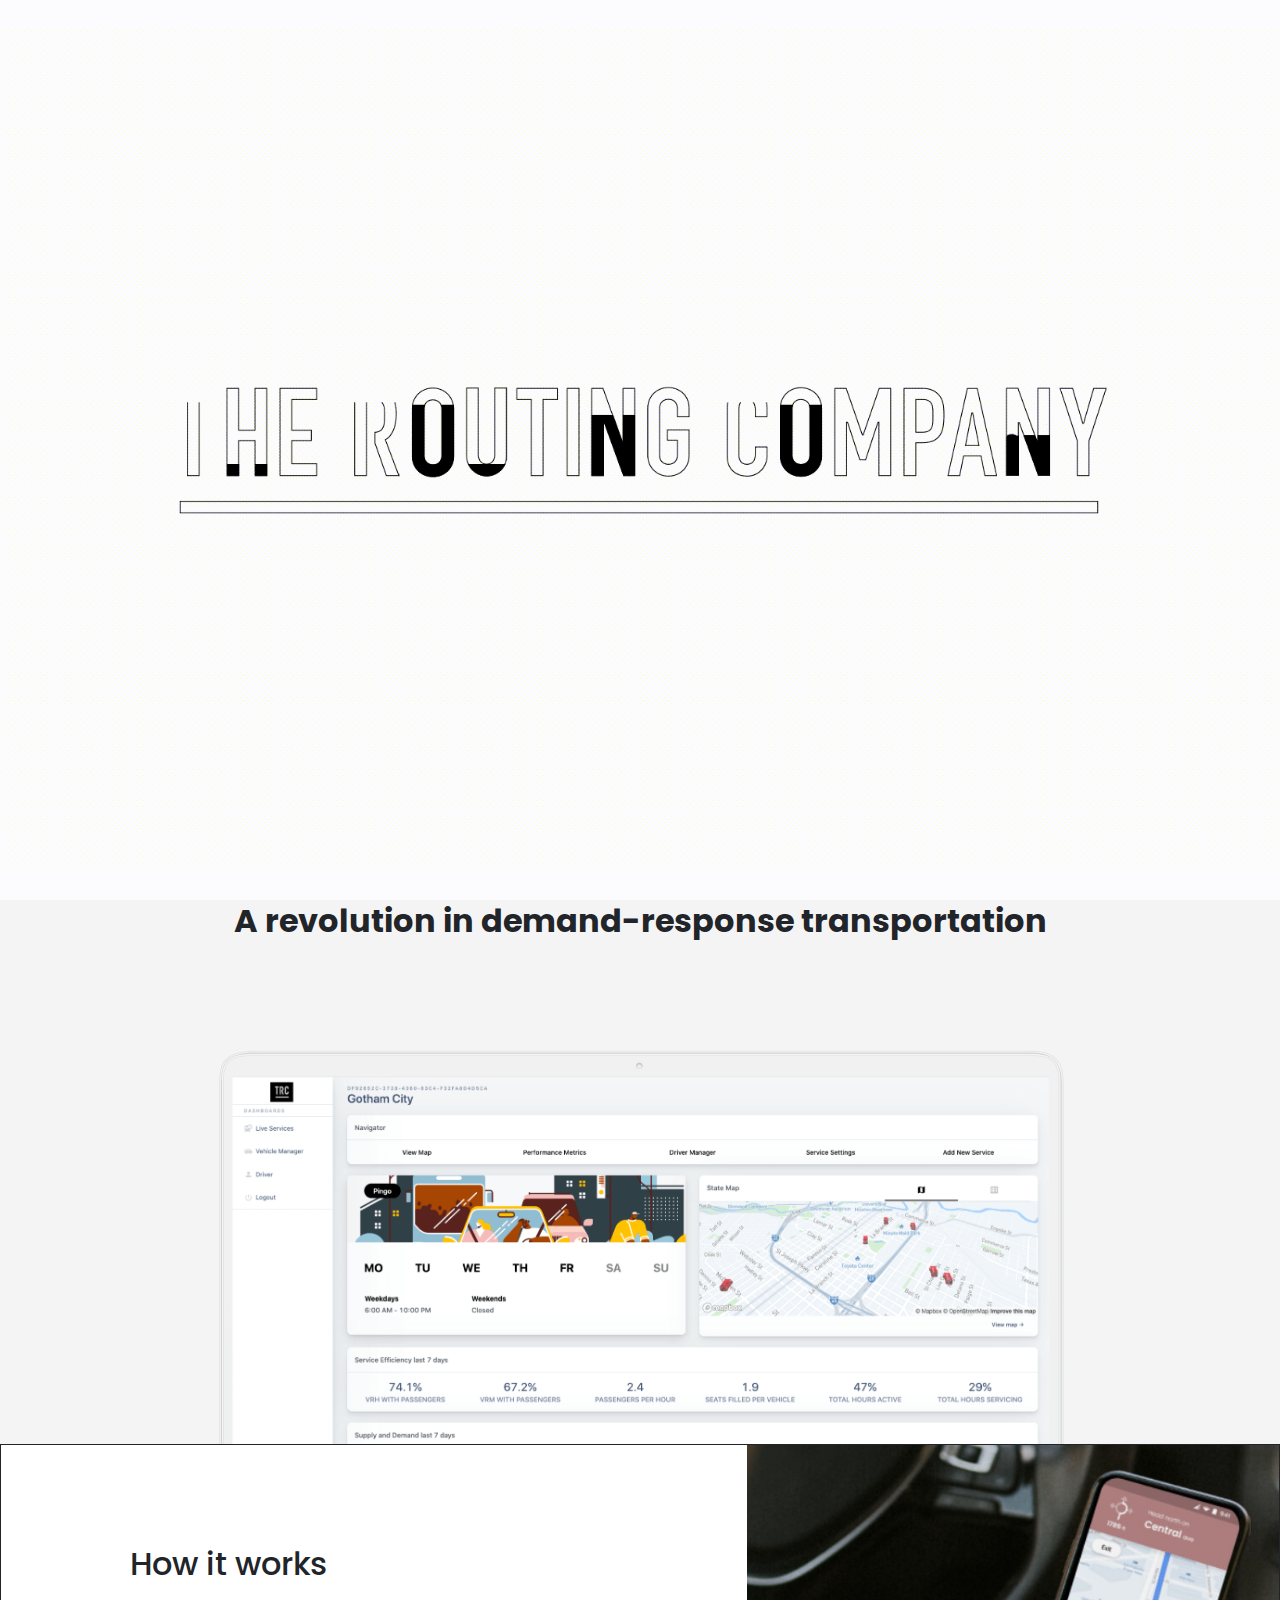
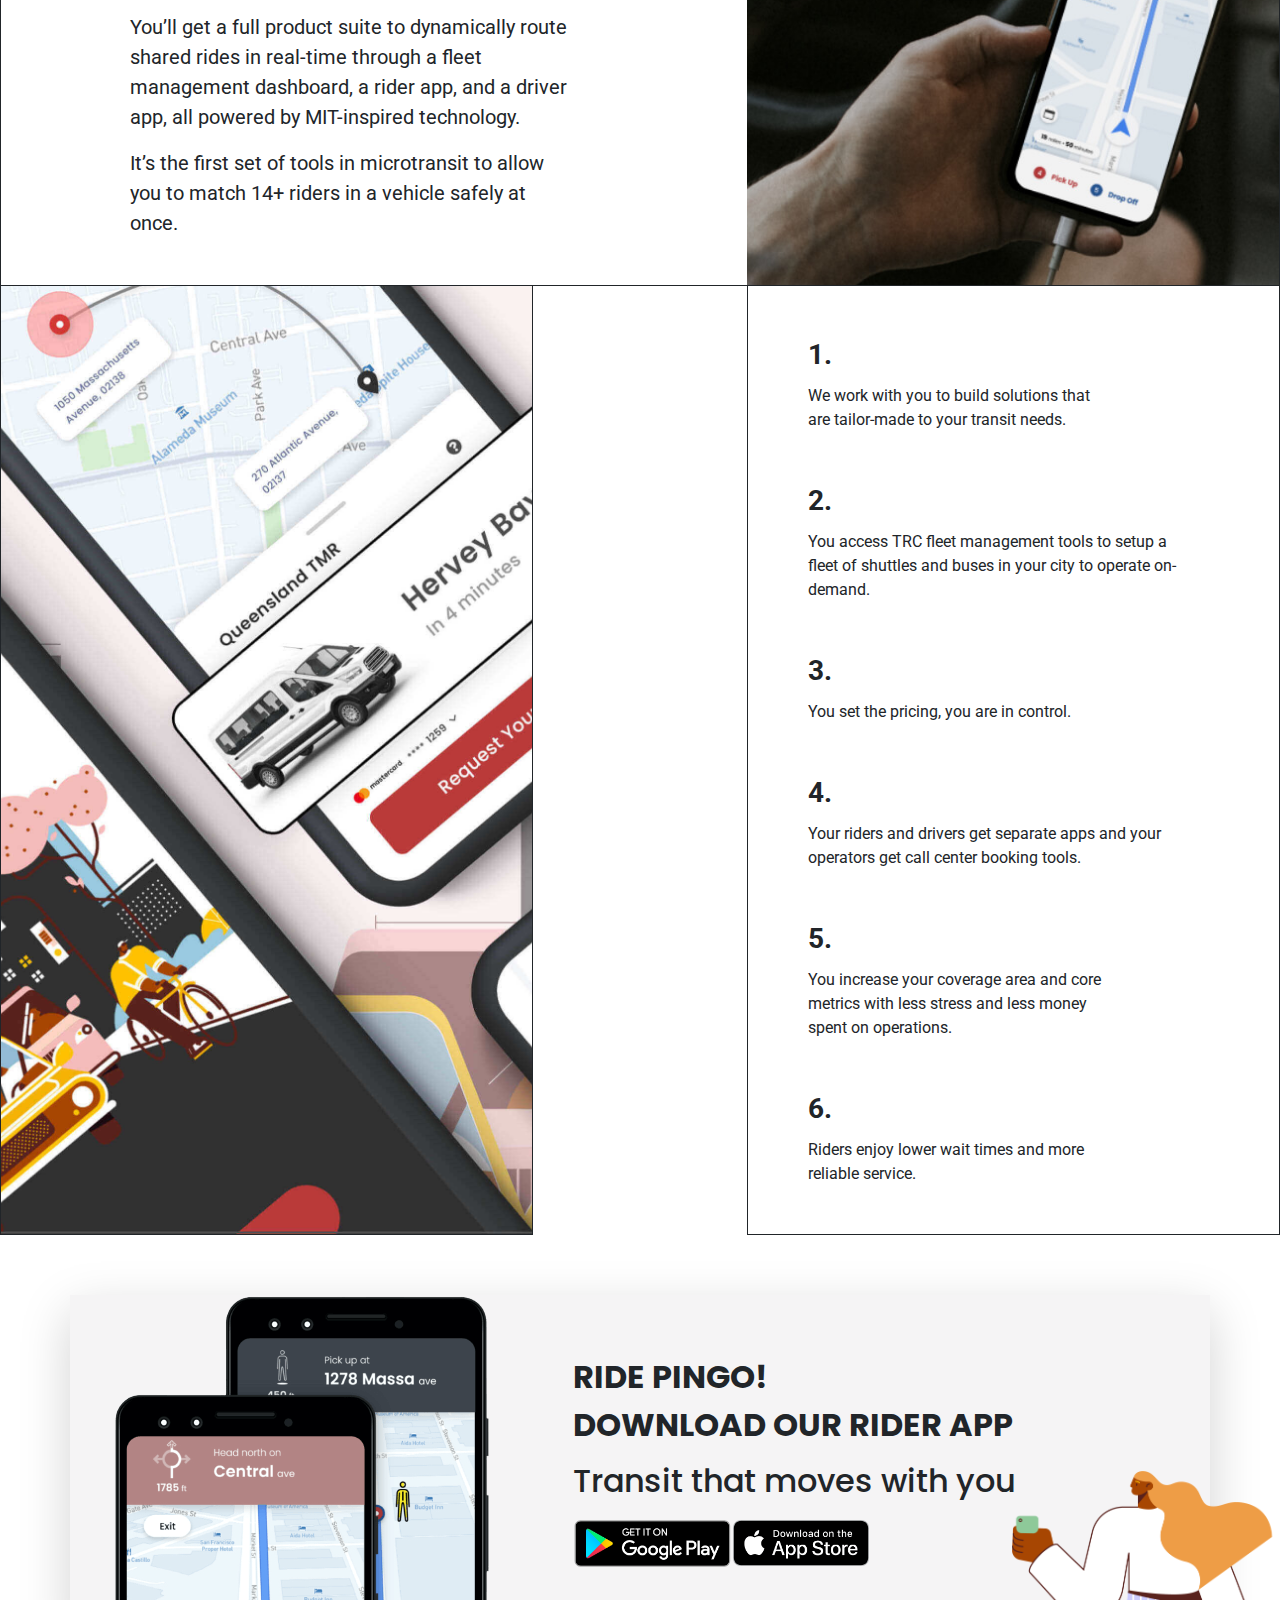
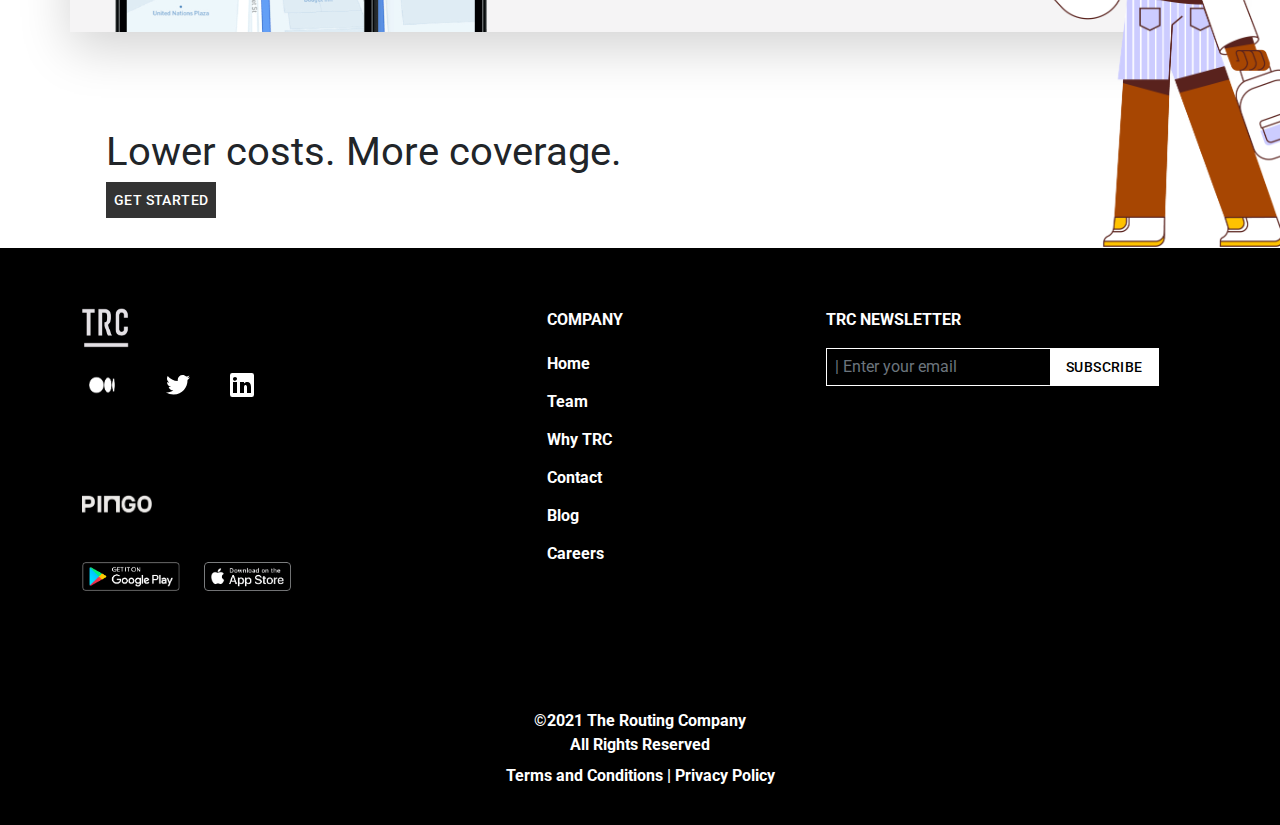
<file: whytrc/index.html>
<!DOCTYPE html><html><head><meta charSet="utf-8"/><meta http-equiv="x-ua-compatible" content="ie=edge"/><meta name="viewport" content="width=device-width, initial-scale=1, shrink-to-fit=no"/><style data-href="/styles.62a5a24b6130374dc411.css" id="gatsby-global-css">/*!
 * Bootstrap v5.0.0-beta1 (https://getbootstrap.com/)
 * Copyright 2011-2020 The Bootstrap Authors
 * Copyright 2011-2020 Twitter, Inc.
 * Licensed under MIT (https://github.com/twbs/bootstrap/blob/main/LICENSE)
 */:root{--bs-blue:#0d6efd;--bs-indigo:#6610f2;--bs-purple:#6f42c1;--bs-pink:#d63384;--bs-red:#dc3545;--bs-orange:#fd7e14;--bs-yellow:#ffc107;--bs-green:#198754;--bs-teal:#20c997;--bs-cyan:#0dcaf0;--bs-white:#fff;--bs-gray:#6c757d;--bs-gray-dark:#343a40;--bs-primary:#0d6efd;--bs-secondary:#6c757d;--bs-success:#198754;--bs-info:#0dcaf0;--bs-warning:#ffc107;--bs-danger:#dc3545;--bs-light:#f8f9fa;--bs-dark:#212529;--bs-font-sans-serif:system-ui,-apple-system,"Segoe UI",Roboto,"Helvetica Neue",Arial,"Noto Sans","Liberation Sans",sans-serif,"Apple Color Emoji","Segoe UI Emoji","Segoe UI Symbol","Noto Color Emoji";--bs-font-monospace:SFMono-Regular,Menlo,Monaco,Consolas,"Liberation Mono","Courier New",monospace;--bs-gradient:linear-gradient(180deg,hsla(0,0%,100%,0.15),hsla(0,0%,100%,0))}*,:after,:before{box-sizing:border-box}@media (prefers-reduced-motion:no-preference){:root{scroll-behavior:smooth}}body{margin:0;font-family:var(--bs-font-sans-serif);font-size:1rem;font-weight:400;line-height:1.5;color:#212529;background-color:#fff;-webkit-text-size-adjust:100%;-webkit-tap-highlight-color:rgba(0,0,0,0)}[tabindex="-1"]:focus:not(:focus-visible){outline:0!important}hr{margin:1rem 0;color:inherit;background-color:currentColor;border:0;opacity:.25}hr:not([size]){height:1px}.h1,.h2,.h3,.h4,.h5,.h6,h1,h2,h3,h4,h5,h6{margin-top:0;margin-bottom:.5rem;font-weight:500;line-height:1.2}.h1,h1{font-size:calc(1.375rem + 1.5vw)}@media (min-width:1200px){.h1,h1{font-size:2.5rem}}.h2,h2{font-size:calc(1.325rem + .9vw)}@media (min-width:1200px){.h2,h2{font-size:2rem}}.h3,h3{font-size:calc(1.3rem + .6vw)}@media (min-width:1200px){.h3,h3{font-size:1.75rem}}.h4,h4{font-size:calc(1.275rem + .3vw)}@media (min-width:1200px){.h4,h4{font-size:1.5rem}}.h5,h5{font-size:1.25rem}.h6,h6{font-size:1rem}p{margin-top:0;margin-bottom:1rem}abbr[data-bs-original-title],abbr[title]{text-decoration:underline;-webkit-text-decoration:underline dotted;text-decoration:underline dotted;cursor:help;-webkit-text-decoration-skip-ink:none;text-decoration-skip-ink:none}address{margin-bottom:1rem;font-style:normal;line-height:inherit}ol,ul{padding-left:2rem}dl,ol,ul{margin-top:0;margin-bottom:1rem}ol ol,ol ul,ul ol,ul ul{margin-bottom:0}dt{font-weight:700}dd{margin-bottom:.5rem;margin-left:0}blockquote{margin:0 0 1rem}b,strong{font-weight:bolder}.small,small{font-size:.875em}.mark,mark{padding:.2em;background-color:#fcf8e3}sub,sup{position:relative;font-size:.75em;line-height:0;vertical-align:baseline}sub{bottom:-.25em}sup{top:-.5em}a{color:#0d6efd;text-decoration:underline}a:hover{color:#0a58ca}a:not([href]):not([class]),a:not([href]):not([class]):hover{color:inherit;text-decoration:none}code,kbd,pre,samp{font-family:var(--bs-font-monospace);font-size:1em;direction:ltr;unicode-bidi:bidi-override}pre{display:block;margin-top:0;margin-bottom:1rem;overflow:auto;font-size:.875em}pre code{font-size:inherit;color:inherit;word-break:normal}code{font-size:.875em;color:#d63384;word-wrap:break-word}a>code{color:inherit}kbd{padding:.2rem .4rem;font-size:.875em;color:#fff;background-color:#212529;border-radius:.2rem}kbd kbd{padding:0;font-size:1em;font-weight:700}figure{margin:0 0 1rem}img,svg{vertical-align:middle}table{caption-side:bottom;border-collapse:collapse}caption{padding-top:.5rem;padding-bottom:.5rem;color:#6c757d;text-align:left}th{text-align:inherit;text-align:-webkit-match-parent}tbody,td,tfoot,th,thead,tr{border:0 solid;border-color:inherit}label{display:inline-block}button{border-radius:0}button:focus{outline:1px dotted;outline:5px auto -webkit-focus-ring-color}button,input,optgroup,select,textarea{margin:0;font-family:inherit;font-size:inherit;line-height:inherit}button,select{text-transform:none}[role=button]{cursor:pointer}select{word-wrap:normal}[list]::-webkit-calendar-picker-indicator{display:none}[type=button],[type=reset],[type=submit],button{-webkit-appearance:button}[type=button]:not(:disabled),[type=reset]:not(:disabled),[type=submit]:not(:disabled),button:not(:disabled){cursor:pointer}::-moz-focus-inner{padding:0;border-style:none}textarea{resize:vertical}fieldset{min-width:0;padding:0;margin:0;border:0}legend{float:left;width:100%;padding:0;margin-bottom:.5rem;font-size:calc(1.275rem + .3vw);line-height:inherit}@media (min-width:1200px){legend{font-size:1.5rem}}legend+*{clear:left}::-webkit-datetime-edit-day-field,::-webkit-datetime-edit-fields-wrapper,::-webkit-datetime-edit-hour-field,::-webkit-datetime-edit-minute,::-webkit-datetime-edit-month-field,::-webkit-datetime-edit-text,::-webkit-datetime-edit-year-field{padding:0}::-webkit-inner-spin-button{height:auto}[type=search]{outline-offset:-2px;-webkit-appearance:textfield}::-webkit-search-decoration{-webkit-appearance:none}::-webkit-color-swatch-wrapper{padding:0}::file-selector-button{font:inherit}::-webkit-file-upload-button{font:inherit;-webkit-appearance:button}output{display:inline-block}iframe{border:0}summary{display:list-item;cursor:pointer}progress{vertical-align:baseline}[hidden]{display:none!important}.lead{font-size:1.25rem;font-weight:300}.display-1{font-size:calc(1.625rem + 4.5vw);font-weight:300;line-height:1.2}@media (min-width:1200px){.display-1{font-size:5rem}}.display-2{font-size:calc(1.575rem + 3.9vw);font-weight:300;line-height:1.2}@media (min-width:1200px){.display-2{font-size:4.5rem}}.display-3{font-size:calc(1.525rem + 3.3vw);font-weight:300;line-height:1.2}@media (min-width:1200px){.display-3{font-size:4rem}}.display-4{font-size:calc(1.475rem + 2.7vw);font-weight:300;line-height:1.2}@media (min-width:1200px){.display-4{font-size:3.5rem}}.display-5{font-size:calc(1.425rem + 2.1vw);font-weight:300;line-height:1.2}@media (min-width:1200px){.display-5{font-size:3rem}}.display-6{font-size:calc(1.375rem + 1.5vw);font-weight:300;line-height:1.2}@media (min-width:1200px){.display-6{font-size:2.5rem}}.list-inline,.list-unstyled{padding-left:0;list-style:none}.list-inline-item{display:inline-block}.list-inline-item:not(:last-child){margin-right:.5rem}.initialism{font-size:.875em;text-transform:uppercase}.blockquote{margin-bottom:1rem;font-size:1.25rem}.blockquote>:last-child{margin-bottom:0}.blockquote-footer{margin-top:-1rem;margin-bottom:1rem;font-size:.875em;color:#6c757d}.blockquote-footer:before{content:"\2014\A0"}.img-fluid,.img-thumbnail{max-width:100%;height:auto}.img-thumbnail{padding:.25rem;background-color:#fff;border:1px solid #dee2e6;border-radius:.25rem}.figure{display:inline-block}.figure-img{margin-bottom:.5rem;line-height:1}.figure-caption{font-size:.875em;color:#6c757d}.container,.container-fluid,.container-lg,.container-md,.container-sm,.container-xl,.container-xxl{width:100%;padding-right:var(--bs-gutter-x,.75rem);padding-left:var(--bs-gutter-x,.75rem);margin-right:auto;margin-left:auto}@media (min-width:576px){.container,.container-sm{max-width:540px}}@media (min-width:768px){.container,.container-md,.container-sm{max-width:720px}}@media (min-width:992px){.container,.container-lg,.container-md,.container-sm{max-width:960px}}@media (min-width:1200px){.container,.container-lg,.container-md,.container-sm,.container-xl{max-width:1140px}}@media (min-width:1400px){.container,.container-lg,.container-md,.container-sm,.container-xl,.container-xxl{max-width:1320px}}.row{--bs-gutter-x:1.5rem;--bs-gutter-y:0;display:flex;flex-wrap:wrap;margin-top:calc(var(--bs-gutter-y)*-1);margin-right:calc(var(--bs-gutter-x)/-2);margin-left:calc(var(--bs-gutter-x)/-2)}.row>*{flex-shrink:0;width:100%;max-width:100%;padding-right:calc(var(--bs-gutter-x)/2);padding-left:calc(var(--bs-gutter-x)/2);margin-top:var(--bs-gutter-y)}.col{flex:1 0}.row-cols-auto>*{flex:0 0 auto;width:auto}.row-cols-1>*{flex:0 0 auto;width:100%}.row-cols-2>*{flex:0 0 auto;width:50%}.row-cols-3>*{flex:0 0 auto;width:33.3333333333%}.row-cols-4>*{flex:0 0 auto;width:25%}.row-cols-5>*{flex:0 0 auto;width:20%}.row-cols-6>*{flex:0 0 auto;width:16.6666666667%}.col-auto{flex:0 0 auto;width:auto}.col-1{flex:0 0 auto;width:8.3333333333%}.col-2{flex:0 0 auto;width:16.6666666667%}.col-3{flex:0 0 auto;width:25%}.col-4{flex:0 0 auto;width:33.3333333333%}.col-5{flex:0 0 auto;width:41.6666666667%}.col-6{flex:0 0 auto;width:50%}.col-7{flex:0 0 auto;width:58.3333333333%}.col-8{flex:0 0 auto;width:66.6666666667%}.col-9{flex:0 0 auto;width:75%}.col-10{flex:0 0 auto;width:83.3333333333%}.col-11{flex:0 0 auto;width:91.6666666667%}.col-12{flex:0 0 auto;width:100%}.offset-1{margin-left:8.3333333333%}.offset-2{margin-left:16.6666666667%}.offset-3{margin-left:25%}.offset-4{margin-left:33.3333333333%}.offset-5{margin-left:41.6666666667%}.offset-6{margin-left:50%}.offset-7{margin-left:58.3333333333%}.offset-8{margin-left:66.6666666667%}.offset-9{margin-left:75%}.offset-10{margin-left:83.3333333333%}.offset-11{margin-left:91.6666666667%}.g-0,.gx-0{--bs-gutter-x:0}.g-0,.gy-0{--bs-gutter-y:0}.g-1,.gx-1{--bs-gutter-x:0.25rem}.g-1,.gy-1{--bs-gutter-y:0.25rem}.g-2,.gx-2{--bs-gutter-x:0.5rem}.g-2,.gy-2{--bs-gutter-y:0.5rem}.g-3,.gx-3{--bs-gutter-x:1rem}.g-3,.gy-3{--bs-gutter-y:1rem}.g-4,.gx-4{--bs-gutter-x:1.5rem}.g-4,.gy-4{--bs-gutter-y:1.5rem}.g-5,.gx-5{--bs-gutter-x:3rem}.g-5,.gy-5{--bs-gutter-y:3rem}@media (min-width:576px){.col-sm{flex:1 0}.row-cols-sm-auto>*{flex:0 0 auto;width:auto}.row-cols-sm-1>*{flex:0 0 auto;width:100%}.row-cols-sm-2>*{flex:0 0 auto;width:50%}.row-cols-sm-3>*{flex:0 0 auto;width:33.3333333333%}.row-cols-sm-4>*{flex:0 0 auto;width:25%}.row-cols-sm-5>*{flex:0 0 auto;width:20%}.row-cols-sm-6>*{flex:0 0 auto;width:16.6666666667%}.col-sm-auto{flex:0 0 auto;width:auto}.col-sm-1{flex:0 0 auto;width:8.3333333333%}.col-sm-2{flex:0 0 auto;width:16.6666666667%}.col-sm-3{flex:0 0 auto;width:25%}.col-sm-4{flex:0 0 auto;width:33.3333333333%}.col-sm-5{flex:0 0 auto;width:41.6666666667%}.col-sm-6{flex:0 0 auto;width:50%}.col-sm-7{flex:0 0 auto;width:58.3333333333%}.col-sm-8{flex:0 0 auto;width:66.6666666667%}.col-sm-9{flex:0 0 auto;width:75%}.col-sm-10{flex:0 0 auto;width:83.3333333333%}.col-sm-11{flex:0 0 auto;width:91.6666666667%}.col-sm-12{flex:0 0 auto;width:100%}.offset-sm-0{margin-left:0}.offset-sm-1{margin-left:8.3333333333%}.offset-sm-2{margin-left:16.6666666667%}.offset-sm-3{margin-left:25%}.offset-sm-4{margin-left:33.3333333333%}.offset-sm-5{margin-left:41.6666666667%}.offset-sm-6{margin-left:50%}.offset-sm-7{margin-left:58.3333333333%}.offset-sm-8{margin-left:66.6666666667%}.offset-sm-9{margin-left:75%}.offset-sm-10{margin-left:83.3333333333%}.offset-sm-11{margin-left:91.6666666667%}.g-sm-0,.gx-sm-0{--bs-gutter-x:0}.g-sm-0,.gy-sm-0{--bs-gutter-y:0}.g-sm-1,.gx-sm-1{--bs-gutter-x:0.25rem}.g-sm-1,.gy-sm-1{--bs-gutter-y:0.25rem}.g-sm-2,.gx-sm-2{--bs-gutter-x:0.5rem}.g-sm-2,.gy-sm-2{--bs-gutter-y:0.5rem}.g-sm-3,.gx-sm-3{--bs-gutter-x:1rem}.g-sm-3,.gy-sm-3{--bs-gutter-y:1rem}.g-sm-4,.gx-sm-4{--bs-gutter-x:1.5rem}.g-sm-4,.gy-sm-4{--bs-gutter-y:1.5rem}.g-sm-5,.gx-sm-5{--bs-gutter-x:3rem}.g-sm-5,.gy-sm-5{--bs-gutter-y:3rem}}@media (min-width:768px){.col-md{flex:1 0}.row-cols-md-auto>*{flex:0 0 auto;width:auto}.row-cols-md-1>*{flex:0 0 auto;width:100%}.row-cols-md-2>*{flex:0 0 auto;width:50%}.row-cols-md-3>*{flex:0 0 auto;width:33.3333333333%}.row-cols-md-4>*{flex:0 0 auto;width:25%}.row-cols-md-5>*{flex:0 0 auto;width:20%}.row-cols-md-6>*{flex:0 0 auto;width:16.6666666667%}.col-md-auto{flex:0 0 auto;width:auto}.col-md-1{flex:0 0 auto;width:8.3333333333%}.col-md-2{flex:0 0 auto;width:16.6666666667%}.col-md-3{flex:0 0 auto;width:25%}.col-md-4{flex:0 0 auto;width:33.3333333333%}.col-md-5{flex:0 0 auto;width:41.6666666667%}.col-md-6{flex:0 0 auto;width:50%}.col-md-7{flex:0 0 auto;width:58.3333333333%}.col-md-8{flex:0 0 auto;width:66.6666666667%}.col-md-9{flex:0 0 auto;width:75%}.col-md-10{flex:0 0 auto;width:83.3333333333%}.col-md-11{flex:0 0 auto;width:91.6666666667%}.col-md-12{flex:0 0 auto;width:100%}.offset-md-0{margin-left:0}.offset-md-1{margin-left:8.3333333333%}.offset-md-2{margin-left:16.6666666667%}.offset-md-3{margin-left:25%}.offset-md-4{margin-left:33.3333333333%}.offset-md-5{margin-left:41.6666666667%}.offset-md-6{margin-left:50%}.offset-md-7{margin-left:58.3333333333%}.offset-md-8{margin-left:66.6666666667%}.offset-md-9{margin-left:75%}.offset-md-10{margin-left:83.3333333333%}.offset-md-11{margin-left:91.6666666667%}.g-md-0,.gx-md-0{--bs-gutter-x:0}.g-md-0,.gy-md-0{--bs-gutter-y:0}.g-md-1,.gx-md-1{--bs-gutter-x:0.25rem}.g-md-1,.gy-md-1{--bs-gutter-y:0.25rem}.g-md-2,.gx-md-2{--bs-gutter-x:0.5rem}.g-md-2,.gy-md-2{--bs-gutter-y:0.5rem}.g-md-3,.gx-md-3{--bs-gutter-x:1rem}.g-md-3,.gy-md-3{--bs-gutter-y:1rem}.g-md-4,.gx-md-4{--bs-gutter-x:1.5rem}.g-md-4,.gy-md-4{--bs-gutter-y:1.5rem}.g-md-5,.gx-md-5{--bs-gutter-x:3rem}.g-md-5,.gy-md-5{--bs-gutter-y:3rem}}@media (min-width:992px){.col-lg{flex:1 0}.row-cols-lg-auto>*{flex:0 0 auto;width:auto}.row-cols-lg-1>*{flex:0 0 auto;width:100%}.row-cols-lg-2>*{flex:0 0 auto;width:50%}.row-cols-lg-3>*{flex:0 0 auto;width:33.3333333333%}.row-cols-lg-4>*{flex:0 0 auto;width:25%}.row-cols-lg-5>*{flex:0 0 auto;width:20%}.row-cols-lg-6>*{flex:0 0 auto;width:16.6666666667%}.col-lg-auto{flex:0 0 auto;width:auto}.col-lg-1{flex:0 0 auto;width:8.3333333333%}.col-lg-2{flex:0 0 auto;width:16.6666666667%}.col-lg-3{flex:0 0 auto;width:25%}.col-lg-4{flex:0 0 auto;width:33.3333333333%}.col-lg-5{flex:0 0 auto;width:41.6666666667%}.col-lg-6{flex:0 0 auto;width:50%}.col-lg-7{flex:0 0 auto;width:58.3333333333%}.col-lg-8{flex:0 0 auto;width:66.6666666667%}.col-lg-9{flex:0 0 auto;width:75%}.col-lg-10{flex:0 0 auto;width:83.3333333333%}.col-lg-11{flex:0 0 auto;width:91.6666666667%}.col-lg-12{flex:0 0 auto;width:100%}.offset-lg-0{margin-left:0}.offset-lg-1{margin-left:8.3333333333%}.offset-lg-2{margin-left:16.6666666667%}.offset-lg-3{margin-left:25%}.offset-lg-4{margin-left:33.3333333333%}.offset-lg-5{margin-left:41.6666666667%}.offset-lg-6{margin-left:50%}.offset-lg-7{margin-left:58.3333333333%}.offset-lg-8{margin-left:66.6666666667%}.offset-lg-9{margin-left:75%}.offset-lg-10{margin-left:83.3333333333%}.offset-lg-11{margin-left:91.6666666667%}.g-lg-0,.gx-lg-0{--bs-gutter-x:0}.g-lg-0,.gy-lg-0{--bs-gutter-y:0}.g-lg-1,.gx-lg-1{--bs-gutter-x:0.25rem}.g-lg-1,.gy-lg-1{--bs-gutter-y:0.25rem}.g-lg-2,.gx-lg-2{--bs-gutter-x:0.5rem}.g-lg-2,.gy-lg-2{--bs-gutter-y:0.5rem}.g-lg-3,.gx-lg-3{--bs-gutter-x:1rem}.g-lg-3,.gy-lg-3{--bs-gutter-y:1rem}.g-lg-4,.gx-lg-4{--bs-gutter-x:1.5rem}.g-lg-4,.gy-lg-4{--bs-gutter-y:1.5rem}.g-lg-5,.gx-lg-5{--bs-gutter-x:3rem}.g-lg-5,.gy-lg-5{--bs-gutter-y:3rem}}@media (min-width:1200px){.col-xl{flex:1 0}.row-cols-xl-auto>*{flex:0 0 auto;width:auto}.row-cols-xl-1>*{flex:0 0 auto;width:100%}.row-cols-xl-2>*{flex:0 0 auto;width:50%}.row-cols-xl-3>*{flex:0 0 auto;width:33.3333333333%}.row-cols-xl-4>*{flex:0 0 auto;width:25%}.row-cols-xl-5>*{flex:0 0 auto;width:20%}.row-cols-xl-6>*{flex:0 0 auto;width:16.6666666667%}.col-xl-auto{flex:0 0 auto;width:auto}.col-xl-1{flex:0 0 auto;width:8.3333333333%}.col-xl-2{flex:0 0 auto;width:16.6666666667%}.col-xl-3{flex:0 0 auto;width:25%}.col-xl-4{flex:0 0 auto;width:33.3333333333%}.col-xl-5{flex:0 0 auto;width:41.6666666667%}.col-xl-6{flex:0 0 auto;width:50%}.col-xl-7{flex:0 0 auto;width:58.3333333333%}.col-xl-8{flex:0 0 auto;width:66.6666666667%}.col-xl-9{flex:0 0 auto;width:75%}.col-xl-10{flex:0 0 auto;width:83.3333333333%}.col-xl-11{flex:0 0 auto;width:91.6666666667%}.col-xl-12{flex:0 0 auto;width:100%}.offset-xl-0{margin-left:0}.offset-xl-1{margin-left:8.3333333333%}.offset-xl-2{margin-left:16.6666666667%}.offset-xl-3{margin-left:25%}.offset-xl-4{margin-left:33.3333333333%}.offset-xl-5{margin-left:41.6666666667%}.offset-xl-6{margin-left:50%}.offset-xl-7{margin-left:58.3333333333%}.offset-xl-8{margin-left:66.6666666667%}.offset-xl-9{margin-left:75%}.offset-xl-10{margin-left:83.3333333333%}.offset-xl-11{margin-left:91.6666666667%}.g-xl-0,.gx-xl-0{--bs-gutter-x:0}.g-xl-0,.gy-xl-0{--bs-gutter-y:0}.g-xl-1,.gx-xl-1{--bs-gutter-x:0.25rem}.g-xl-1,.gy-xl-1{--bs-gutter-y:0.25rem}.g-xl-2,.gx-xl-2{--bs-gutter-x:0.5rem}.g-xl-2,.gy-xl-2{--bs-gutter-y:0.5rem}.g-xl-3,.gx-xl-3{--bs-gutter-x:1rem}.g-xl-3,.gy-xl-3{--bs-gutter-y:1rem}.g-xl-4,.gx-xl-4{--bs-gutter-x:1.5rem}.g-xl-4,.gy-xl-4{--bs-gutter-y:1.5rem}.g-xl-5,.gx-xl-5{--bs-gutter-x:3rem}.g-xl-5,.gy-xl-5{--bs-gutter-y:3rem}}@media (min-width:1400px){.col-xxl{flex:1 0}.row-cols-xxl-auto>*{flex:0 0 auto;width:auto}.row-cols-xxl-1>*{flex:0 0 auto;width:100%}.row-cols-xxl-2>*{flex:0 0 auto;width:50%}.row-cols-xxl-3>*{flex:0 0 auto;width:33.3333333333%}.row-cols-xxl-4>*{flex:0 0 auto;width:25%}.row-cols-xxl-5>*{flex:0 0 auto;width:20%}.row-cols-xxl-6>*{flex:0 0 auto;width:16.6666666667%}.col-xxl-auto{flex:0 0 auto;width:auto}.col-xxl-1{flex:0 0 auto;width:8.3333333333%}.col-xxl-2{flex:0 0 auto;width:16.6666666667%}.col-xxl-3{flex:0 0 auto;width:25%}.col-xxl-4{flex:0 0 auto;width:33.3333333333%}.col-xxl-5{flex:0 0 auto;width:41.6666666667%}.col-xxl-6{flex:0 0 auto;width:50%}.col-xxl-7{flex:0 0 auto;width:58.3333333333%}.col-xxl-8{flex:0 0 auto;width:66.6666666667%}.col-xxl-9{flex:0 0 auto;width:75%}.col-xxl-10{flex:0 0 auto;width:83.3333333333%}.col-xxl-11{flex:0 0 auto;width:91.6666666667%}.col-xxl-12{flex:0 0 auto;width:100%}.offset-xxl-0{margin-left:0}.offset-xxl-1{margin-left:8.3333333333%}.offset-xxl-2{margin-left:16.6666666667%}.offset-xxl-3{margin-left:25%}.offset-xxl-4{margin-left:33.3333333333%}.offset-xxl-5{margin-left:41.6666666667%}.offset-xxl-6{margin-left:50%}.offset-xxl-7{margin-left:58.3333333333%}.offset-xxl-8{margin-left:66.6666666667%}.offset-xxl-9{margin-left:75%}.offset-xxl-10{margin-left:83.3333333333%}.offset-xxl-11{margin-left:91.6666666667%}.g-xxl-0,.gx-xxl-0{--bs-gutter-x:0}.g-xxl-0,.gy-xxl-0{--bs-gutter-y:0}.g-xxl-1,.gx-xxl-1{--bs-gutter-x:0.25rem}.g-xxl-1,.gy-xxl-1{--bs-gutter-y:0.25rem}.g-xxl-2,.gx-xxl-2{--bs-gutter-x:0.5rem}.g-xxl-2,.gy-xxl-2{--bs-gutter-y:0.5rem}.g-xxl-3,.gx-xxl-3{--bs-gutter-x:1rem}.g-xxl-3,.gy-xxl-3{--bs-gutter-y:1rem}.g-xxl-4,.gx-xxl-4{--bs-gutter-x:1.5rem}.g-xxl-4,.gy-xxl-4{--bs-gutter-y:1.5rem}.g-xxl-5,.gx-xxl-5{--bs-gutter-x:3rem}.g-xxl-5,.gy-xxl-5{--bs-gutter-y:3rem}}.table{--bs-table-bg:transparent;--bs-table-striped-color:#212529;--bs-table-striped-bg:rgba(0,0,0,0.05);--bs-table-active-color:#212529;--bs-table-active-bg:rgba(0,0,0,0.1);--bs-table-hover-color:#212529;--bs-table-hover-bg:rgba(0,0,0,0.075);width:100%;margin-bottom:1rem;color:#212529;vertical-align:top;border-color:#dee2e6}.table>:not(caption)>*>*{padding:.5rem;background-color:var(--bs-table-bg);background-image:linear-gradient(var(--bs-table-accent-bg),var(--bs-table-accent-bg));border-bottom-width:1px}.table>tbody{vertical-align:inherit}.table>thead{vertical-align:bottom}.table>:not(:last-child)>:last-child>*{border-bottom-color:currentColor}.caption-top{caption-side:top}.table-sm>:not(caption)>*>*{padding:.25rem}.table-bordered>:not(caption)>*{border-width:1px 0}.table-bordered>:not(caption)>*>*{border-width:0 1px}.table-borderless>:not(caption)>*>*{border-bottom-width:0}.table-striped>tbody>tr:nth-of-type(odd){--bs-table-accent-bg:var(--bs-table-striped-bg);color:var(--bs-table-striped-color)}.table-active{--bs-table-accent-bg:var(--bs-table-active-bg);color:var(--bs-table-active-color)}.table-hover>tbody>tr:hover{--bs-table-accent-bg:var(--bs-table-hover-bg);color:var(--bs-table-hover-color)}.table-primary{--bs-table-bg:#cfe2ff;--bs-table-striped-bg:#c5d7f2;--bs-table-striped-color:#000;--bs-table-active-bg:#bacbe6;--bs-table-active-color:#000;--bs-table-hover-bg:#bfd1ec;--bs-table-hover-color:#000;color:#000;border-color:#bacbe6}.table-secondary{--bs-table-bg:#e2e3e5;--bs-table-striped-bg:#d7d8da;--bs-table-striped-color:#000;--bs-table-active-bg:#cbccce;--bs-table-active-color:#000;--bs-table-hover-bg:#d1d2d4;--bs-table-hover-color:#000;color:#000;border-color:#cbccce}.table-success{--bs-table-bg:#d1e7dd;--bs-table-striped-bg:#c7dbd2;--bs-table-striped-color:#000;--bs-table-active-bg:#bcd0c7;--bs-table-active-color:#000;--bs-table-hover-bg:#c1d6cc;--bs-table-hover-color:#000;color:#000;border-color:#bcd0c7}.table-info{--bs-table-bg:#cff4fc;--bs-table-striped-bg:#c5e8ef;--bs-table-striped-color:#000;--bs-table-active-bg:#badce3;--bs-table-active-color:#000;--bs-table-hover-bg:#bfe2e9;--bs-table-hover-color:#000;color:#000;border-color:#badce3}.table-warning{--bs-table-bg:#fff3cd;--bs-table-striped-bg:#f2e7c3;--bs-table-striped-color:#000;--bs-table-active-bg:#e6dbb9;--bs-table-active-color:#000;--bs-table-hover-bg:#ece1be;--bs-table-hover-color:#000;color:#000;border-color:#e6dbb9}.table-danger{--bs-table-bg:#f8d7da;--bs-table-striped-bg:#eccccf;--bs-table-striped-color:#000;--bs-table-active-bg:#dfc2c4;--bs-table-active-color:#000;--bs-table-hover-bg:#e5c7ca;--bs-table-hover-color:#000;color:#000;border-color:#dfc2c4}.table-light{--bs-table-bg:#f8f9fa;--bs-table-striped-bg:#ecedee;--bs-table-striped-color:#000;--bs-table-active-bg:#dfe0e1;--bs-table-active-color:#000;--bs-table-hover-bg:#e5e6e7;--bs-table-hover-color:#000;color:#000;border-color:#dfe0e1}.table-dark{--bs-table-bg:#212529;--bs-table-striped-bg:#2c3034;--bs-table-striped-color:#fff;--bs-table-active-bg:#373b3e;--bs-table-active-color:#fff;--bs-table-hover-bg:#323539;--bs-table-hover-color:#fff;color:#fff;border-color:#373b3e}.table-responsive{overflow-x:auto;-webkit-overflow-scrolling:touch}@media (max-width:575.98px){.table-responsive-sm{overflow-x:auto;-webkit-overflow-scrolling:touch}}@media (max-width:767.98px){.table-responsive-md{overflow-x:auto;-webkit-overflow-scrolling:touch}}@media (max-width:991.98px){.table-responsive-lg{overflow-x:auto;-webkit-overflow-scrolling:touch}}@media (max-width:1199.98px){.table-responsive-xl{overflow-x:auto;-webkit-overflow-scrolling:touch}}@media (max-width:1399.98px){.table-responsive-xxl{overflow-x:auto;-webkit-overflow-scrolling:touch}}.form-label{margin-bottom:.5rem}.col-form-label{padding-top:calc(.375rem + 1px);padding-bottom:calc(.375rem + 1px);margin-bottom:0;font-size:inherit;line-height:1.5}.col-form-label-lg{padding-top:calc(.5rem + 1px);padding-bottom:calc(.5rem + 1px);font-size:1.25rem}.col-form-label-sm{padding-top:calc(.25rem + 1px);padding-bottom:calc(.25rem + 1px);font-size:.875rem}.form-text{margin-top:.25rem;font-size:.875em;color:#6c757d}.form-control{display:block;width:100%;padding:.375rem .75rem;font-size:1rem;font-weight:400;line-height:1.5;color:#212529;background-color:#fff;background-clip:padding-box;border:1px solid #ced4da;-webkit-appearance:none;appearance:none;border-radius:.25rem;transition:border-color .15s ease-in-out,box-shadow .15s ease-in-out}@media (prefers-reduced-motion:reduce){.form-control{transition:none}}.form-control[type=file]{overflow:hidden}.form-control[type=file]:not(:disabled):not([readonly]){cursor:pointer}.form-control:focus{color:#212529;background-color:#fff;border-color:#86b7fe;outline:0;box-shadow:0 0 0 .25rem rgba(13,110,253,.25)}.form-control::-webkit-date-and-time-value{height:1.5em}.form-control::-webkit-input-placeholder{color:#6c757d;opacity:1}.form-control:-ms-input-placeholder{color:#6c757d;opacity:1}.form-control::-ms-input-placeholder{color:#6c757d;opacity:1}.form-control::placeholder{color:#6c757d;opacity:1}.form-control:disabled,.form-control[readonly]{background-color:#e9ecef;opacity:1}.form-control::file-selector-button{padding:.375rem .75rem;margin:-.375rem -.75rem;-webkit-margin-end:.75rem;margin-inline-end:.75rem;color:#212529;background-color:#e9ecef;pointer-events:none;border:0 solid;border-color:inherit;border-inline-end-width:1px;border-radius:0;transition:color .15s ease-in-out,background-color .15s ease-in-out,border-color .15s ease-in-out,box-shadow .15s ease-in-out}@media (prefers-reduced-motion:reduce){.form-control::file-selector-button{transition:none}}.form-control:hover:not(:disabled):not([readonly])::file-selector-button{background-color:#dde0e3}.form-control::-webkit-file-upload-button{padding:.375rem .75rem;margin:-.375rem -.75rem;-webkit-margin-end:.75rem;margin-inline-end:.75rem;color:#212529;background-color:#e9ecef;pointer-events:none;border:0 solid;border-color:inherit;border-inline-end-width:1px;border-radius:0;-webkit-transition:color .15s ease-in-out,background-color .15s ease-in-out,border-color .15s ease-in-out,box-shadow .15s ease-in-out;transition:color .15s ease-in-out,background-color .15s ease-in-out,border-color .15s ease-in-out,box-shadow .15s ease-in-out}@media (prefers-reduced-motion:reduce){.form-control::-webkit-file-upload-button{-webkit-transition:none;transition:none}}.form-control:hover:not(:disabled):not([readonly])::-webkit-file-upload-button{background-color:#dde0e3}.form-control-plaintext{display:block;width:100%;padding:.375rem 0;margin-bottom:0;line-height:1.5;color:#212529;background-color:transparent;border:solid transparent;border-width:1px 0}.form-control-plaintext.form-control-lg,.form-control-plaintext.form-control-sm{padding-right:0;padding-left:0}.form-control-sm{min-height:calc(1.5em + .5rem + 2px);padding:.25rem .5rem;font-size:.875rem;border-radius:.2rem}.form-control-sm::file-selector-button{padding:.25rem .5rem;margin:-.25rem -.5rem;-webkit-margin-end:.5rem;margin-inline-end:.5rem}.form-control-sm::-webkit-file-upload-button{padding:.25rem .5rem;margin:-.25rem -.5rem;-webkit-margin-end:.5rem;margin-inline-end:.5rem}.form-control-lg{min-height:calc(1.5em + 1rem + 2px);padding:.5rem 1rem;font-size:1.25rem;border-radius:.3rem}.form-control-lg::file-selector-button{padding:.5rem 1rem;margin:-.5rem -1rem;-webkit-margin-end:1rem;margin-inline-end:1rem}.form-control-lg::-webkit-file-upload-button{padding:.5rem 1rem;margin:-.5rem -1rem;-webkit-margin-end:1rem;margin-inline-end:1rem}textarea.form-control{min-height:calc(1.5em + .75rem + 2px)}textarea.form-control-sm{min-height:calc(1.5em + .5rem + 2px)}textarea.form-control-lg{min-height:calc(1.5em + 1rem + 2px)}.form-control-color{max-width:3rem;height:auto;padding:.375rem}.form-control-color:not(:disabled):not([readonly]){cursor:pointer}.form-control-color::-moz-color-swatch{height:1.5em;border-radius:.25rem}.form-control-color::-webkit-color-swatch{height:1.5em;border-radius:.25rem}.form-select{display:block;width:100%;padding:.375rem 1.75rem .375rem .75rem;font-size:1rem;font-weight:400;line-height:1.5;color:#212529;vertical-align:middle;background-color:#fff;background-image:url("data:image/svg+xml;charset=utf-8,%3Csvg xmlns='http://www.w3.org/2000/svg' viewBox='0 0 16 16'%3E%3Cpath fill='none' stroke='%23343a40' stroke-linecap='round' stroke-linejoin='round' stroke-width='2' d='M2 5l6 6 6-6'/%3E%3C/svg%3E");background-repeat:no-repeat;background-position:right .75rem center;background-size:16px 12px;border:1px solid #ced4da;border-radius:.25rem;-webkit-appearance:none;appearance:none}.form-select:focus{border-color:#86b7fe;outline:0;box-shadow:0 0 0 .25rem rgba(13,110,253,.25)}.form-select[multiple],.form-select[size]:not([size="1"]){padding-right:.75rem;background-image:none}.form-select:disabled{color:#6c757d;background-color:#e9ecef}.form-select:-moz-focusring{color:transparent;text-shadow:0 0 0 #212529}.form-select-sm{padding-top:.25rem;padding-bottom:.25rem;padding-left:.5rem;font-size:.875rem}.form-select-lg{padding-top:.5rem;padding-bottom:.5rem;padding-left:1rem;font-size:1.25rem}.form-check{display:block;min-height:1.5rem;padding-left:1.5em;margin-bottom:.125rem}.form-check .form-check-input{float:left;margin-left:-1.5em}.form-check-input{width:1em;height:1em;margin-top:.25em;vertical-align:top;background-color:#fff;background-repeat:no-repeat;background-position:50%;background-size:contain;border:1px solid rgba(0,0,0,.25);-webkit-appearance:none;appearance:none;-webkit-print-color-adjust:exact;color-adjust:exact;transition:background-color .15s ease-in-out,background-position .15s ease-in-out,border-color .15s ease-in-out,box-shadow .15s ease-in-out}@media (prefers-reduced-motion:reduce){.form-check-input{transition:none}}.form-check-input[type=checkbox]{border-radius:.25em}.form-check-input[type=radio]{border-radius:50%}.form-check-input:active{filter:brightness(90%)}.form-check-input:focus{border-color:#86b7fe;outline:0;box-shadow:0 0 0 .25rem rgba(13,110,253,.25)}.form-check-input:checked{background-color:#0d6efd;border-color:#0d6efd}.form-check-input:checked[type=checkbox]{background-image:url("data:image/svg+xml;charset=utf-8,%3Csvg xmlns='http://www.w3.org/2000/svg' viewBox='0 0 20 20'%3E%3Cpath fill='none' stroke='%23fff' stroke-linecap='round' stroke-linejoin='round' stroke-width='3' d='M6 10l3 3l6-6'/%3E%3C/svg%3E")}.form-check-input:checked[type=radio]{background-image:url("data:image/svg+xml;charset=utf-8,%3Csvg xmlns='http://www.w3.org/2000/svg' viewBox='-4 -4 8 8'%3E%3Ccircle r='2' fill='%23fff'/%3E%3C/svg%3E")}.form-check-input[type=checkbox]:indeterminate{background-color:#0d6efd;border-color:#0d6efd;background-image:url("data:image/svg+xml;charset=utf-8,%3Csvg xmlns='http://www.w3.org/2000/svg' viewBox='0 0 20 20'%3E%3Cpath fill='none' stroke='%23fff' stroke-linecap='round' stroke-linejoin='round' stroke-width='3' d='M6 10h8'/%3E%3C/svg%3E")}.form-check-input:disabled{pointer-events:none;filter:none;opacity:.5}.form-check-input:disabled~.form-check-label,.form-check-input[disabled]~.form-check-label{opacity:.5}.form-switch{padding-left:2.5em}.form-switch .form-check-input{width:2em;margin-left:-2.5em;background-image:url("data:image/svg+xml;charset=utf-8,%3Csvg xmlns='http://www.w3.org/2000/svg' viewBox='-4 -4 8 8'%3E%3Ccircle r='3' fill='rgba(0, 0, 0, 0.25)'/%3E%3C/svg%3E");background-position:0;border-radius:2em}.form-switch .form-check-input:focus{background-image:url("data:image/svg+xml;charset=utf-8,%3Csvg xmlns='http://www.w3.org/2000/svg' viewBox='-4 -4 8 8'%3E%3Ccircle r='3' fill='%2386b7fe'/%3E%3C/svg%3E")}.form-switch .form-check-input:checked{background-position:100%;background-image:url("data:image/svg+xml;charset=utf-8,%3Csvg xmlns='http://www.w3.org/2000/svg' viewBox='-4 -4 8 8'%3E%3Ccircle r='3' fill='%23fff'/%3E%3C/svg%3E")}.form-check-inline{display:inline-block;margin-right:1rem}.btn-check{position:absolute;clip:rect(0,0,0,0);pointer-events:none}.btn-check:disabled+.btn,.btn-check[disabled]+.btn{pointer-events:none;filter:none;opacity:.65}.form-range{width:100%;height:1.5rem;padding:0;background-color:transparent;-webkit-appearance:none;appearance:none}.form-range:focus{outline:none}.form-range:focus::-webkit-slider-thumb{box-shadow:0 0 0 1px #fff,0 0 0 .25rem rgba(13,110,253,.25)}.form-range:focus::-moz-range-thumb{box-shadow:0 0 0 1px #fff,0 0 0 .25rem rgba(13,110,253,.25)}.form-range::-moz-focus-outer{border:0}.form-range::-webkit-slider-thumb{width:1rem;height:1rem;margin-top:-.25rem;background-color:#0d6efd;border:0;border-radius:1rem;-webkit-transition:background-color .15s ease-in-out,border-color .15s ease-in-out,box-shadow .15s ease-in-out;transition:background-color .15s ease-in-out,border-color .15s ease-in-out,box-shadow .15s ease-in-out;-webkit-appearance:none;appearance:none}@media (prefers-reduced-motion:reduce){.form-range::-webkit-slider-thumb{-webkit-transition:none;transition:none}}.form-range::-webkit-slider-thumb:active{background-color:#b6d4fe}.form-range::-webkit-slider-runnable-track{width:100%;height:.5rem;color:transparent;cursor:pointer;background-color:#dee2e6;border-color:transparent;border-radius:1rem}.form-range::-moz-range-thumb{width:1rem;height:1rem;background-color:#0d6efd;border:0;border-radius:1rem;-moz-transition:background-color .15s ease-in-out,border-color .15s ease-in-out,box-shadow .15s ease-in-out;transition:background-color .15s ease-in-out,border-color .15s ease-in-out,box-shadow .15s ease-in-out;appearance:none}@media (prefers-reduced-motion:reduce){.form-range::-moz-range-thumb{-moz-transition:none;transition:none}}.form-range::-moz-range-thumb:active{background-color:#b6d4fe}.form-range::-moz-range-track{width:100%;height:.5rem;color:transparent;cursor:pointer;background-color:#dee2e6;border-color:transparent;border-radius:1rem}.form-range:disabled{pointer-events:none}.form-range:disabled::-webkit-slider-thumb{background-color:#adb5bd}.form-range:disabled::-moz-range-thumb{background-color:#adb5bd}.form-floating{position:relative}.form-floating>.form-control,.form-floating>.form-select{height:calc(3.5rem + 2px);padding:1rem .75rem}.form-floating>label{position:absolute;top:0;left:0;height:100%;padding:1rem .75rem;pointer-events:none;border:1px solid transparent;transform-origin:0 0;transition:opacity .1s ease-in-out,transform .1s ease-in-out}@media (prefers-reduced-motion:reduce){.form-floating>label{transition:none}}.form-floating>.form-control::-webkit-input-placeholder{color:transparent}.form-floating>.form-control:-ms-input-placeholder{color:transparent}.form-floating>.form-control::-ms-input-placeholder{color:transparent}.form-floating>.form-control::placeholder{color:transparent}.form-floating>.form-control:not(:-ms-input-placeholder){padding-top:1.625rem;padding-bottom:.625rem}.form-floating>.form-control:focus,.form-floating>.form-control:not(:placeholder-shown){padding-top:1.625rem;padding-bottom:.625rem}.form-floating>.form-control:-webkit-autofill{padding-top:1.625rem;padding-bottom:.625rem}.form-floating>.form-select{padding-top:1.625rem;padding-bottom:.625rem}.form-floating>.form-control:not(:-ms-input-placeholder)~label{opacity:.65;transform:scale(.85) translateY(-.5rem) translateX(.15rem)}.form-floating>.form-control:focus~label,.form-floating>.form-control:not(:placeholder-shown)~label,.form-floating>.form-select~label{opacity:.65;transform:scale(.85) translateY(-.5rem) translateX(.15rem)}.form-floating>.form-control:-webkit-autofill~label{opacity:.65;transform:scale(.85) translateY(-.5rem) translateX(.15rem)}.input-group{position:relative;display:flex;flex-wrap:wrap;align-items:stretch;width:100%}.input-group>.form-control,.input-group>.form-select{position:relative;flex:1 1 auto;width:1%;min-width:0}.input-group>.form-control:focus,.input-group>.form-select:focus{z-index:3}.input-group .btn{position:relative;z-index:2}.input-group .btn:focus{z-index:3}.input-group-text{display:flex;align-items:center;padding:.375rem .75rem;font-size:1rem;font-weight:400;line-height:1.5;color:#212529;text-align:center;white-space:nowrap;background-color:#e9ecef;border:1px solid #ced4da;border-radius:.25rem}.input-group-lg>.btn,.input-group-lg>.form-control,.input-group-lg>.form-select,.input-group-lg>.input-group-text{padding:.5rem 1rem;font-size:1.25rem;border-radius:.3rem}.input-group-sm>.btn,.input-group-sm>.form-control,.input-group-sm>.form-select,.input-group-sm>.input-group-text{padding:.25rem .5rem;font-size:.875rem;border-radius:.2rem}.input-group-lg>.form-select,.input-group-sm>.form-select{padding-right:1.75rem}.input-group.has-validation>.dropdown-toggle:nth-last-child(n+4),.input-group.has-validation>:nth-last-child(n+3):not(.dropdown-toggle):not(.dropdown-menu),.input-group:not(.has-validation)>.dropdown-toggle:nth-last-child(n+3),.input-group:not(.has-validation)>:not(:last-child):not(.dropdown-toggle):not(.dropdown-menu){border-top-right-radius:0;border-bottom-right-radius:0}.input-group>:not(:first-child):not(.dropdown-menu):not(.valid-tooltip):not(.valid-feedback):not(.invalid-tooltip):not(.invalid-feedback){margin-left:-1px;border-top-left-radius:0;border-bottom-left-radius:0}.valid-feedback{display:none;width:100%;margin-top:.25rem;font-size:.875em;color:#198754}.valid-tooltip{position:absolute;top:100%;z-index:5;display:none;max-width:100%;padding:.25rem .5rem;margin-top:.1rem;font-size:.875rem;color:#fff;background-color:rgba(25,135,84,.9);border-radius:.25rem}.is-valid~.valid-feedback,.is-valid~.valid-tooltip,.was-validated :valid~.valid-feedback,.was-validated :valid~.valid-tooltip{display:block}.form-control.is-valid,.was-validated .form-control:valid{border-color:#198754;padding-right:calc(1.5em + .75rem);background-image:url("data:image/svg+xml;charset=utf-8,%3Csvg xmlns='http://www.w3.org/2000/svg' viewBox='0 0 8 8'%3E%3Cpath fill='%23198754' d='M2.3 6.73L.6 4.53c-.4-1.04.46-1.4 1.1-.8l1.1 1.4 3.4-3.8c.6-.63 1.6-.27 1.2.7l-4 4.6c-.43.5-.8.4-1.1.1z'/%3E%3C/svg%3E");background-repeat:no-repeat;background-position:right calc(.375em + .1875rem) center;background-size:calc(.75em + .375rem) calc(.75em + .375rem)}.form-control.is-valid:focus,.was-validated .form-control:valid:focus{border-color:#198754;box-shadow:0 0 0 .25rem rgba(25,135,84,.25)}.was-validated textarea.form-control:valid,textarea.form-control.is-valid{padding-right:calc(1.5em + .75rem);background-position:top calc(.375em + .1875rem) right calc(.375em + .1875rem)}.form-select.is-valid,.was-validated .form-select:valid{border-color:#198754;padding-right:calc(.75em + 2.3125rem);background-image:url("data:image/svg+xml;charset=utf-8,%3Csvg xmlns='http://www.w3.org/2000/svg' viewBox='0 0 16 16'%3E%3Cpath fill='none' stroke='%23343a40' stroke-linecap='round' stroke-linejoin='round' stroke-width='2' d='M2 5l6 6 6-6'/%3E%3C/svg%3E"),url("data:image/svg+xml;charset=utf-8,%3Csvg xmlns='http://www.w3.org/2000/svg' viewBox='0 0 8 8'%3E%3Cpath fill='%23198754' d='M2.3 6.73L.6 4.53c-.4-1.04.46-1.4 1.1-.8l1.1 1.4 3.4-3.8c.6-.63 1.6-.27 1.2.7l-4 4.6c-.43.5-.8.4-1.1.1z'/%3E%3C/svg%3E");background-position:right .75rem center,center right 1.75rem;background-size:16px 12px,calc(.75em + .375rem) calc(.75em + .375rem)}.form-select.is-valid:focus,.was-validated .form-select:valid:focus{border-color:#198754;box-shadow:0 0 0 .25rem rgba(25,135,84,.25)}.form-check-input.is-valid,.was-validated .form-check-input:valid{border-color:#198754}.form-check-input.is-valid:checked,.was-validated .form-check-input:valid:checked{background-color:#198754}.form-check-input.is-valid:focus,.was-validated .form-check-input:valid:focus{box-shadow:0 0 0 .25rem rgba(25,135,84,.25)}.form-check-input.is-valid~.form-check-label,.was-validated .form-check-input:valid~.form-check-label{color:#198754}.form-check-inline .form-check-input~.valid-feedback{margin-left:.5em}.invalid-feedback{display:none;width:100%;margin-top:.25rem;font-size:.875em;color:#dc3545}.invalid-tooltip{position:absolute;top:100%;z-index:5;display:none;max-width:100%;padding:.25rem .5rem;margin-top:.1rem;font-size:.875rem;color:#fff;background-color:rgba(220,53,69,.9);border-radius:.25rem}.is-invalid~.invalid-feedback,.is-invalid~.invalid-tooltip,.was-validated :invalid~.invalid-feedback,.was-validated :invalid~.invalid-tooltip{display:block}.form-control.is-invalid,.was-validated .form-control:invalid{border-color:#dc3545;padding-right:calc(1.5em + .75rem);background-image:url("data:image/svg+xml;charset=utf-8,%3Csvg xmlns='http://www.w3.org/2000/svg' viewBox='0 0 12 12' width='12' height='12' fill='none' stroke='%23dc3545'%3E%3Ccircle cx='6' cy='6' r='4.5'/%3E%3Cpath stroke-linejoin='round' d='M5.8 3.6h.4L6 6.5z'/%3E%3Ccircle cx='6' cy='8.2' r='.6' fill='%23dc3545' stroke='none'/%3E%3C/svg%3E");background-repeat:no-repeat;background-position:right calc(.375em + .1875rem) center;background-size:calc(.75em + .375rem) calc(.75em + .375rem)}.form-control.is-invalid:focus,.was-validated .form-control:invalid:focus{border-color:#dc3545;box-shadow:0 0 0 .25rem rgba(220,53,69,.25)}.was-validated textarea.form-control:invalid,textarea.form-control.is-invalid{padding-right:calc(1.5em + .75rem);background-position:top calc(.375em + .1875rem) right calc(.375em + .1875rem)}.form-select.is-invalid,.was-validated .form-select:invalid{border-color:#dc3545;padding-right:calc(.75em + 2.3125rem);background-image:url("data:image/svg+xml;charset=utf-8,%3Csvg xmlns='http://www.w3.org/2000/svg' viewBox='0 0 16 16'%3E%3Cpath fill='none' stroke='%23343a40' stroke-linecap='round' stroke-linejoin='round' stroke-width='2' d='M2 5l6 6 6-6'/%3E%3C/svg%3E"),url("data:image/svg+xml;charset=utf-8,%3Csvg xmlns='http://www.w3.org/2000/svg' viewBox='0 0 12 12' width='12' height='12' fill='none' stroke='%23dc3545'%3E%3Ccircle cx='6' cy='6' r='4.5'/%3E%3Cpath stroke-linejoin='round' d='M5.8 3.6h.4L6 6.5z'/%3E%3Ccircle cx='6' cy='8.2' r='.6' fill='%23dc3545' stroke='none'/%3E%3C/svg%3E");background-position:right .75rem center,center right 1.75rem;background-size:16px 12px,calc(.75em + .375rem) calc(.75em + .375rem)}.form-select.is-invalid:focus,.was-validated .form-select:invalid:focus{border-color:#dc3545;box-shadow:0 0 0 .25rem rgba(220,53,69,.25)}.form-check-input.is-invalid,.was-validated .form-check-input:invalid{border-color:#dc3545}.form-check-input.is-invalid:checked,.was-validated .form-check-input:invalid:checked{background-color:#dc3545}.form-check-input.is-invalid:focus,.was-validated .form-check-input:invalid:focus{box-shadow:0 0 0 .25rem rgba(220,53,69,.25)}.form-check-input.is-invalid~.form-check-label,.was-validated .form-check-input:invalid~.form-check-label{color:#dc3545}.form-check-inline .form-check-input~.invalid-feedback{margin-left:.5em}.btn{display:inline-block;font-weight:400;line-height:1.5;color:#212529;text-align:center;text-decoration:none;vertical-align:middle;cursor:pointer;-webkit-user-select:none;-ms-user-select:none;user-select:none;background-color:transparent;border:1px solid transparent;padding:.375rem .75rem;font-size:1rem;border-radius:.25rem;transition:color .15s ease-in-out,background-color .15s ease-in-out,border-color .15s ease-in-out,box-shadow .15s ease-in-out}@media (prefers-reduced-motion:reduce){.btn{transition:none}}.btn:hover{color:#212529}.btn-check:focus+.btn,.btn:focus{outline:0;box-shadow:0 0 0 .25rem rgba(13,110,253,.25)}.btn.disabled,.btn:disabled,fieldset:disabled .btn{pointer-events:none;opacity:.65}.btn-primary{color:#fff;background-color:#0d6efd;border-color:#0d6efd}.btn-check:focus+.btn-primary,.btn-primary:focus,.btn-primary:hover{color:#fff;background-color:#0b5ed7;border-color:#0a58ca}.btn-check:focus+.btn-primary,.btn-primary:focus{box-shadow:0 0 0 .25rem rgba(49,132,253,.5)}.btn-check:active+.btn-primary,.btn-check:checked+.btn-primary,.btn-primary.active,.btn-primary:active,.show>.btn-primary.dropdown-toggle{color:#fff;background-color:#0a58ca;border-color:#0a53be}.btn-check:active+.btn-primary:focus,.btn-check:checked+.btn-primary:focus,.btn-primary.active:focus,.btn-primary:active:focus,.show>.btn-primary.dropdown-toggle:focus{box-shadow:0 0 0 .25rem rgba(49,132,253,.5)}.btn-primary.disabled,.btn-primary:disabled{color:#fff;background-color:#0d6efd;border-color:#0d6efd}.btn-secondary{color:#fff;background-color:#6c757d;border-color:#6c757d}.btn-check:focus+.btn-secondary,.btn-secondary:focus,.btn-secondary:hover{color:#fff;background-color:#5c636a;border-color:#565e64}.btn-check:focus+.btn-secondary,.btn-secondary:focus{box-shadow:0 0 0 .25rem rgba(130,138,145,.5)}.btn-check:active+.btn-secondary,.btn-check:checked+.btn-secondary,.btn-secondary.active,.btn-secondary:active,.show>.btn-secondary.dropdown-toggle{color:#fff;background-color:#565e64;border-color:#51585e}.btn-check:active+.btn-secondary:focus,.btn-check:checked+.btn-secondary:focus,.btn-secondary.active:focus,.btn-secondary:active:focus,.show>.btn-secondary.dropdown-toggle:focus{box-shadow:0 0 0 .25rem rgba(130,138,145,.5)}.btn-secondary.disabled,.btn-secondary:disabled{color:#fff;background-color:#6c757d;border-color:#6c757d}.btn-success{color:#fff;background-color:#198754;border-color:#198754}.btn-check:focus+.btn-success,.btn-success:focus,.btn-success:hover{color:#fff;background-color:#157347;border-color:#146c43}.btn-check:focus+.btn-success,.btn-success:focus{box-shadow:0 0 0 .25rem rgba(60,153,110,.5)}.btn-check:active+.btn-success,.btn-check:checked+.btn-success,.btn-success.active,.btn-success:active,.show>.btn-success.dropdown-toggle{color:#fff;background-color:#146c43;border-color:#13653f}.btn-check:active+.btn-success:focus,.btn-check:checked+.btn-success:focus,.btn-success.active:focus,.btn-success:active:focus,.show>.btn-success.dropdown-toggle:focus{box-shadow:0 0 0 .25rem rgba(60,153,110,.5)}.btn-success.disabled,.btn-success:disabled{color:#fff;background-color:#198754;border-color:#198754}.btn-info{color:#000;background-color:#0dcaf0;border-color:#0dcaf0}.btn-check:focus+.btn-info,.btn-info:focus,.btn-info:hover{color:#000;background-color:#31d2f2;border-color:#25cff2}.btn-check:focus+.btn-info,.btn-info:focus{box-shadow:0 0 0 .25rem rgba(11,172,204,.5)}.btn-check:active+.btn-info,.btn-check:checked+.btn-info,.btn-info.active,.btn-info:active,.show>.btn-info.dropdown-toggle{color:#000;background-color:#3dd5f3;border-color:#25cff2}.btn-check:active+.btn-info:focus,.btn-check:checked+.btn-info:focus,.btn-info.active:focus,.btn-info:active:focus,.show>.btn-info.dropdown-toggle:focus{box-shadow:0 0 0 .25rem rgba(11,172,204,.5)}.btn-info.disabled,.btn-info:disabled{color:#000;background-color:#0dcaf0;border-color:#0dcaf0}.btn-warning{color:#000;background-color:#ffc107;border-color:#ffc107}.btn-check:focus+.btn-warning,.btn-warning:focus,.btn-warning:hover{color:#000;background-color:#ffca2c;border-color:#ffc720}.btn-check:focus+.btn-warning,.btn-warning:focus{box-shadow:0 0 0 .25rem rgba(217,164,6,.5)}.btn-check:active+.btn-warning,.btn-check:checked+.btn-warning,.btn-warning.active,.btn-warning:active,.show>.btn-warning.dropdown-toggle{color:#000;background-color:#ffcd39;border-color:#ffc720}.btn-check:active+.btn-warning:focus,.btn-check:checked+.btn-warning:focus,.btn-warning.active:focus,.btn-warning:active:focus,.show>.btn-warning.dropdown-toggle:focus{box-shadow:0 0 0 .25rem rgba(217,164,6,.5)}.btn-warning.disabled,.btn-warning:disabled{color:#000;background-color:#ffc107;border-color:#ffc107}.btn-danger{color:#fff;background-color:#dc3545;border-color:#dc3545}.btn-check:focus+.btn-danger,.btn-danger:focus,.btn-danger:hover{color:#fff;background-color:#bb2d3b;border-color:#b02a37}.btn-check:focus+.btn-danger,.btn-danger:focus{box-shadow:0 0 0 .25rem rgba(225,83,97,.5)}.btn-check:active+.btn-danger,.btn-check:checked+.btn-danger,.btn-danger.active,.btn-danger:active,.show>.btn-danger.dropdown-toggle{color:#fff;background-color:#b02a37;border-color:#a52834}.btn-check:active+.btn-danger:focus,.btn-check:checked+.btn-danger:focus,.btn-danger.active:focus,.btn-danger:active:focus,.show>.btn-danger.dropdown-toggle:focus{box-shadow:0 0 0 .25rem rgba(225,83,97,.5)}.btn-danger.disabled,.btn-danger:disabled{color:#fff;background-color:#dc3545;border-color:#dc3545}.btn-light{color:#000;background-color:#f8f9fa;border-color:#f8f9fa}.btn-check:focus+.btn-light,.btn-light:focus,.btn-light:hover{color:#000;background-color:#f9fafb;border-color:#f9fafb}.btn-check:focus+.btn-light,.btn-light:focus{box-shadow:0 0 0 .25rem rgba(211,212,213,.5)}.btn-check:active+.btn-light,.btn-check:checked+.btn-light,.btn-light.active,.btn-light:active,.show>.btn-light.dropdown-toggle{color:#000;background-color:#f9fafb;border-color:#f9fafb}.btn-check:active+.btn-light:focus,.btn-check:checked+.btn-light:focus,.btn-light.active:focus,.btn-light:active:focus,.show>.btn-light.dropdown-toggle:focus{box-shadow:0 0 0 .25rem rgba(211,212,213,.5)}.btn-light.disabled,.btn-light:disabled{color:#000;background-color:#f8f9fa;border-color:#f8f9fa}.btn-dark{color:#fff;background-color:#212529;border-color:#212529}.btn-check:focus+.btn-dark,.btn-dark:focus,.btn-dark:hover{color:#fff;background-color:#1c1f23;border-color:#1a1e21}.btn-check:focus+.btn-dark,.btn-dark:focus{box-shadow:0 0 0 .25rem rgba(66,70,73,.5)}.btn-check:active+.btn-dark,.btn-check:checked+.btn-dark,.btn-dark.active,.btn-dark:active,.show>.btn-dark.dropdown-toggle{color:#fff;background-color:#1a1e21;border-color:#191c1f}.btn-check:active+.btn-dark:focus,.btn-check:checked+.btn-dark:focus,.btn-dark.active:focus,.btn-dark:active:focus,.show>.btn-dark.dropdown-toggle:focus{box-shadow:0 0 0 .25rem rgba(66,70,73,.5)}.btn-dark.disabled,.btn-dark:disabled{color:#fff;background-color:#212529;border-color:#212529}.btn-outline-primary{color:#0d6efd;border-color:#0d6efd}.btn-outline-primary:hover{color:#fff;background-color:#0d6efd;border-color:#0d6efd}.btn-check:focus+.btn-outline-primary,.btn-outline-primary:focus{box-shadow:0 0 0 .25rem rgba(13,110,253,.5)}.btn-check:active+.btn-outline-primary,.btn-check:checked+.btn-outline-primary,.btn-outline-primary.active,.btn-outline-primary.dropdown-toggle.show,.btn-outline-primary:active{color:#fff;background-color:#0d6efd;border-color:#0d6efd}.btn-check:active+.btn-outline-primary:focus,.btn-check:checked+.btn-outline-primary:focus,.btn-outline-primary.active:focus,.btn-outline-primary.dropdown-toggle.show:focus,.btn-outline-primary:active:focus{box-shadow:0 0 0 .25rem rgba(13,110,253,.5)}.btn-outline-primary.disabled,.btn-outline-primary:disabled{color:#0d6efd;background-color:transparent}.btn-outline-secondary{color:#6c757d;border-color:#6c757d}.btn-outline-secondary:hover{color:#fff;background-color:#6c757d;border-color:#6c757d}.btn-check:focus+.btn-outline-secondary,.btn-outline-secondary:focus{box-shadow:0 0 0 .25rem rgba(108,117,125,.5)}.btn-check:active+.btn-outline-secondary,.btn-check:checked+.btn-outline-secondary,.btn-outline-secondary.active,.btn-outline-secondary.dropdown-toggle.show,.btn-outline-secondary:active{color:#fff;background-color:#6c757d;border-color:#6c757d}.btn-check:active+.btn-outline-secondary:focus,.btn-check:checked+.btn-outline-secondary:focus,.btn-outline-secondary.active:focus,.btn-outline-secondary.dropdown-toggle.show:focus,.btn-outline-secondary:active:focus{box-shadow:0 0 0 .25rem rgba(108,117,125,.5)}.btn-outline-secondary.disabled,.btn-outline-secondary:disabled{color:#6c757d;background-color:transparent}.btn-outline-success{color:#198754;border-color:#198754}.btn-outline-success:hover{color:#fff;background-color:#198754;border-color:#198754}.btn-check:focus+.btn-outline-success,.btn-outline-success:focus{box-shadow:0 0 0 .25rem rgba(25,135,84,.5)}.btn-check:active+.btn-outline-success,.btn-check:checked+.btn-outline-success,.btn-outline-success.active,.btn-outline-success.dropdown-toggle.show,.btn-outline-success:active{color:#fff;background-color:#198754;border-color:#198754}.btn-check:active+.btn-outline-success:focus,.btn-check:checked+.btn-outline-success:focus,.btn-outline-success.active:focus,.btn-outline-success.dropdown-toggle.show:focus,.btn-outline-success:active:focus{box-shadow:0 0 0 .25rem rgba(25,135,84,.5)}.btn-outline-success.disabled,.btn-outline-success:disabled{color:#198754;background-color:transparent}.btn-outline-info{color:#0dcaf0;border-color:#0dcaf0}.btn-outline-info:hover{color:#000;background-color:#0dcaf0;border-color:#0dcaf0}.btn-check:focus+.btn-outline-info,.btn-outline-info:focus{box-shadow:0 0 0 .25rem rgba(13,202,240,.5)}.btn-check:active+.btn-outline-info,.btn-check:checked+.btn-outline-info,.btn-outline-info.active,.btn-outline-info.dropdown-toggle.show,.btn-outline-info:active{color:#000;background-color:#0dcaf0;border-color:#0dcaf0}.btn-check:active+.btn-outline-info:focus,.btn-check:checked+.btn-outline-info:focus,.btn-outline-info.active:focus,.btn-outline-info.dropdown-toggle.show:focus,.btn-outline-info:active:focus{box-shadow:0 0 0 .25rem rgba(13,202,240,.5)}.btn-outline-info.disabled,.btn-outline-info:disabled{color:#0dcaf0;background-color:transparent}.btn-outline-warning{color:#ffc107;border-color:#ffc107}.btn-outline-warning:hover{color:#000;background-color:#ffc107;border-color:#ffc107}.btn-check:focus+.btn-outline-warning,.btn-outline-warning:focus{box-shadow:0 0 0 .25rem rgba(255,193,7,.5)}.btn-check:active+.btn-outline-warning,.btn-check:checked+.btn-outline-warning,.btn-outline-warning.active,.btn-outline-warning.dropdown-toggle.show,.btn-outline-warning:active{color:#000;background-color:#ffc107;border-color:#ffc107}.btn-check:active+.btn-outline-warning:focus,.btn-check:checked+.btn-outline-warning:focus,.btn-outline-warning.active:focus,.btn-outline-warning.dropdown-toggle.show:focus,.btn-outline-warning:active:focus{box-shadow:0 0 0 .25rem rgba(255,193,7,.5)}.btn-outline-warning.disabled,.btn-outline-warning:disabled{color:#ffc107;background-color:transparent}.btn-outline-danger{color:#dc3545;border-color:#dc3545}.btn-outline-danger:hover{color:#fff;background-color:#dc3545;border-color:#dc3545}.btn-check:focus+.btn-outline-danger,.btn-outline-danger:focus{box-shadow:0 0 0 .25rem rgba(220,53,69,.5)}.btn-check:active+.btn-outline-danger,.btn-check:checked+.btn-outline-danger,.btn-outline-danger.active,.btn-outline-danger.dropdown-toggle.show,.btn-outline-danger:active{color:#fff;background-color:#dc3545;border-color:#dc3545}.btn-check:active+.btn-outline-danger:focus,.btn-check:checked+.btn-outline-danger:focus,.btn-outline-danger.active:focus,.btn-outline-danger.dropdown-toggle.show:focus,.btn-outline-danger:active:focus{box-shadow:0 0 0 .25rem rgba(220,53,69,.5)}.btn-outline-danger.disabled,.btn-outline-danger:disabled{color:#dc3545;background-color:transparent}.btn-outline-light{color:#f8f9fa;border-color:#f8f9fa}.btn-outline-light:hover{color:#000;background-color:#f8f9fa;border-color:#f8f9fa}.btn-check:focus+.btn-outline-light,.btn-outline-light:focus{box-shadow:0 0 0 .25rem rgba(248,249,250,.5)}.btn-check:active+.btn-outline-light,.btn-check:checked+.btn-outline-light,.btn-outline-light.active,.btn-outline-light.dropdown-toggle.show,.btn-outline-light:active{color:#000;background-color:#f8f9fa;border-color:#f8f9fa}.btn-check:active+.btn-outline-light:focus,.btn-check:checked+.btn-outline-light:focus,.btn-outline-light.active:focus,.btn-outline-light.dropdown-toggle.show:focus,.btn-outline-light:active:focus{box-shadow:0 0 0 .25rem rgba(248,249,250,.5)}.btn-outline-light.disabled,.btn-outline-light:disabled{color:#f8f9fa;background-color:transparent}.btn-outline-dark{color:#212529;border-color:#212529}.btn-outline-dark:hover{color:#fff;background-color:#212529;border-color:#212529}.btn-check:focus+.btn-outline-dark,.btn-outline-dark:focus{box-shadow:0 0 0 .25rem rgba(33,37,41,.5)}.btn-check:active+.btn-outline-dark,.btn-check:checked+.btn-outline-dark,.btn-outline-dark.active,.btn-outline-dark.dropdown-toggle.show,.btn-outline-dark:active{color:#fff;background-color:#212529;border-color:#212529}.btn-check:active+.btn-outline-dark:focus,.btn-check:checked+.btn-outline-dark:focus,.btn-outline-dark.active:focus,.btn-outline-dark.dropdown-toggle.show:focus,.btn-outline-dark:active:focus{box-shadow:0 0 0 .25rem rgba(33,37,41,.5)}.btn-outline-dark.disabled,.btn-outline-dark:disabled{color:#212529;background-color:transparent}.btn-link{font-weight:400;color:#0d6efd;text-decoration:underline}.btn-link:hover{color:#0a58ca}.btn-link.disabled,.btn-link:disabled{color:#6c757d}.btn-group-lg>.btn,.btn-lg{padding:.5rem 1rem;font-size:1.25rem;border-radius:.3rem}.btn-group-sm>.btn,.btn-sm{padding:.25rem .5rem;font-size:.875rem;border-radius:.2rem}.fade{transition:opacity .15s linear}@media (prefers-reduced-motion:reduce){.fade{transition:none}}.fade:not(.show){opacity:0}.collapse:not(.show){display:none}.collapsing{height:0;overflow:hidden;transition:height .35s ease}@media (prefers-reduced-motion:reduce){.collapsing{transition:none}}.dropdown,.dropend,.dropstart,.dropup{position:relative}.dropdown-toggle{white-space:nowrap}.dropdown-toggle:after{display:inline-block;margin-left:.255em;vertical-align:.255em;content:"";border-top:.3em solid;border-right:.3em solid transparent;border-bottom:0;border-left:.3em solid transparent}.dropdown-toggle:empty:after{margin-left:0}.dropdown-menu{position:absolute;top:100%;left:0;z-index:1000;display:none;min-width:10rem;padding:.5rem 0;margin:.125rem 0 0;font-size:1rem;color:#212529;text-align:left;list-style:none;background-color:#fff;background-clip:padding-box;border:1px solid rgba(0,0,0,.15);border-radius:.25rem}.dropdown-menu[style]{right:auto!important}.dropdown-menu-start{--bs-position:start;right:auto;left:0}.dropdown-menu-end{--bs-position:end;right:0;left:auto}@media (min-width:576px){.dropdown-menu-sm-start{--bs-position:start;right:auto;left:0}.dropdown-menu-sm-end{--bs-position:end;right:0;left:auto}}@media (min-width:768px){.dropdown-menu-md-start{--bs-position:start;right:auto;left:0}.dropdown-menu-md-end{--bs-position:end;right:0;left:auto}}@media (min-width:992px){.dropdown-menu-lg-start{--bs-position:start;right:auto;left:0}.dropdown-menu-lg-end{--bs-position:end;right:0;left:auto}}@media (min-width:1200px){.dropdown-menu-xl-start{--bs-position:start;right:auto;left:0}.dropdown-menu-xl-end{--bs-position:end;right:0;left:auto}}@media (min-width:1400px){.dropdown-menu-xxl-start{--bs-position:start;right:auto;left:0}.dropdown-menu-xxl-end{--bs-position:end;right:0;left:auto}}.dropup .dropdown-menu{top:auto;bottom:100%;margin-top:0;margin-bottom:.125rem}.dropup .dropdown-toggle:after{display:inline-block;margin-left:.255em;vertical-align:.255em;content:"";border-top:0;border-right:.3em solid transparent;border-bottom:.3em solid;border-left:.3em solid transparent}.dropup .dropdown-toggle:empty:after{margin-left:0}.dropend .dropdown-menu{top:0;right:auto;left:100%;margin-top:0;margin-left:.125rem}.dropend .dropdown-toggle:after{display:inline-block;margin-left:.255em;vertical-align:.255em;content:"";border-top:.3em solid transparent;border-right:0;border-bottom:.3em solid transparent;border-left:.3em solid}.dropend .dropdown-toggle:empty:after{margin-left:0}.dropend .dropdown-toggle:after{vertical-align:0}.dropstart .dropdown-menu{top:0;right:100%;left:auto;margin-top:0;margin-right:.125rem}.dropstart .dropdown-toggle:after{display:inline-block;margin-left:.255em;vertical-align:.255em;content:"";display:none}.dropstart .dropdown-toggle:before{display:inline-block;margin-right:.255em;vertical-align:.255em;content:"";border-top:.3em solid transparent;border-right:.3em solid;border-bottom:.3em solid transparent}.dropstart .dropdown-toggle:empty:after{margin-left:0}.dropstart .dropdown-toggle:before{vertical-align:0}.dropdown-divider{height:0;margin:.5rem 0;overflow:hidden;border-top:1px solid rgba(0,0,0,.15)}.dropdown-item{display:block;width:100%;padding:.25rem 1rem;clear:both;font-weight:400;color:#212529;text-align:inherit;text-decoration:none;white-space:nowrap;background-color:transparent;border:0}.dropdown-item:focus,.dropdown-item:hover{color:#1e2125;background-color:#f8f9fa}.dropdown-item.active,.dropdown-item:active{color:#fff;text-decoration:none;background-color:#0d6efd}.dropdown-item.disabled,.dropdown-item:disabled{color:#6c757d;pointer-events:none;background-color:transparent}.dropdown-menu.show{display:block}.dropdown-header{display:block;padding:.5rem 1rem;margin-bottom:0;font-size:.875rem;color:#6c757d;white-space:nowrap}.dropdown-item-text{display:block;padding:.25rem 1rem;color:#212529}.dropdown-menu-dark{color:#dee2e6;background-color:#343a40;border-color:rgba(0,0,0,.15)}.dropdown-menu-dark .dropdown-item{color:#dee2e6}.dropdown-menu-dark .dropdown-item:focus,.dropdown-menu-dark .dropdown-item:hover{color:#fff;background-color:hsla(0,0%,100%,.15)}.dropdown-menu-dark .dropdown-item.active,.dropdown-menu-dark .dropdown-item:active{color:#fff;background-color:#0d6efd}.dropdown-menu-dark .dropdown-item.disabled,.dropdown-menu-dark .dropdown-item:disabled{color:#adb5bd}.dropdown-menu-dark .dropdown-divider{border-color:rgba(0,0,0,.15)}.dropdown-menu-dark .dropdown-item-text{color:#dee2e6}.dropdown-menu-dark .dropdown-header{color:#adb5bd}.btn-group,.btn-group-vertical{position:relative;display:inline-flex;vertical-align:middle}.btn-group-vertical>.btn,.btn-group>.btn{position:relative;flex:1 1 auto}.btn-group-vertical>.btn-check:checked+.btn,.btn-group-vertical>.btn-check:focus+.btn,.btn-group-vertical>.btn.active,.btn-group-vertical>.btn:active,.btn-group-vertical>.btn:focus,.btn-group-vertical>.btn:hover,.btn-group>.btn-check:checked+.btn,.btn-group>.btn-check:focus+.btn,.btn-group>.btn.active,.btn-group>.btn:active,.btn-group>.btn:focus,.btn-group>.btn:hover{z-index:1}.btn-toolbar{display:flex;flex-wrap:wrap;justify-content:flex-start}.btn-toolbar .input-group{width:auto}.btn-group>.btn-group:not(:first-child),.btn-group>.btn:not(:first-child){margin-left:-1px}.btn-group>.btn-group:not(:last-child)>.btn,.btn-group>.btn:not(:last-child):not(.dropdown-toggle){border-top-right-radius:0;border-bottom-right-radius:0}.btn-group>.btn-group:not(:first-child)>.btn,.btn-group>.btn:nth-child(n+3),.btn-group>:not(.btn-check)+.btn{border-top-left-radius:0;border-bottom-left-radius:0}.dropdown-toggle-split{padding-right:.5625rem;padding-left:.5625rem}.dropdown-toggle-split:after,.dropend .dropdown-toggle-split:after,.dropup .dropdown-toggle-split:after{margin-left:0}.dropstart .dropdown-toggle-split:before{margin-right:0}.btn-group-sm>.btn+.dropdown-toggle-split,.btn-sm+.dropdown-toggle-split{padding-right:.375rem;padding-left:.375rem}.btn-group-lg>.btn+.dropdown-toggle-split,.btn-lg+.dropdown-toggle-split{padding-right:.75rem;padding-left:.75rem}.btn-group-vertical{flex-direction:column;align-items:flex-start;justify-content:center}.btn-group-vertical>.btn,.btn-group-vertical>.btn-group{width:100%}.btn-group-vertical>.btn-group:not(:first-child),.btn-group-vertical>.btn:not(:first-child){margin-top:-1px}.btn-group-vertical>.btn-group:not(:last-child)>.btn,.btn-group-vertical>.btn:not(:last-child):not(.dropdown-toggle){border-bottom-right-radius:0;border-bottom-left-radius:0}.btn-group-vertical>.btn-group:not(:first-child)>.btn,.btn-group-vertical>.btn~.btn{border-top-left-radius:0;border-top-right-radius:0}.nav{display:flex;flex-wrap:wrap;padding-left:0;margin-bottom:0;list-style:none}.nav-link{display:block;padding:.5rem 1rem;text-decoration:none;transition:color .15s ease-in-out,background-color .15s ease-in-out,border-color .15s ease-in-out}@media (prefers-reduced-motion:reduce){.nav-link{transition:none}}.nav-link.disabled{color:#6c757d;pointer-events:none;cursor:default}.nav-tabs{border-bottom:1px solid #dee2e6}.nav-tabs .nav-link{margin-bottom:-1px;border:1px solid transparent;border-top-left-radius:.25rem;border-top-right-radius:.25rem}.nav-tabs .nav-link:focus,.nav-tabs .nav-link:hover{border-color:#e9ecef #e9ecef #dee2e6}.nav-tabs .nav-link.disabled{color:#6c757d;background-color:transparent;border-color:transparent}.nav-tabs .nav-item.show .nav-link,.nav-tabs .nav-link.active{color:#495057;background-color:#fff;border-color:#dee2e6 #dee2e6 #fff}.nav-tabs .dropdown-menu{margin-top:-1px;border-top-left-radius:0;border-top-right-radius:0}.nav-pills .nav-link{border-radius:.25rem}.nav-pills .nav-link.active,.nav-pills .show>.nav-link{color:#fff;background-color:#0d6efd}.nav-fill .nav-item,.nav-fill>.nav-link{flex:1 1 auto;text-align:center}.nav-justified .nav-item,.nav-justified>.nav-link{flex-basis:0;flex-grow:1;text-align:center}.tab-content>.tab-pane{display:none}.tab-content>.active{display:block}.navbar{position:relative;display:flex;flex-wrap:wrap;align-items:center;justify-content:space-between;padding-top:.5rem;padding-bottom:.5rem}.navbar>.container,.navbar>.container-fluid,.navbar>.container-lg,.navbar>.container-md,.navbar>.container-sm,.navbar>.container-xl,.navbar>.container-xxl{display:flex;flex-wrap:inherit;align-items:center;justify-content:space-between}.navbar-brand{padding-top:.3125rem;padding-bottom:.3125rem;margin-right:1rem;font-size:1.25rem;text-decoration:none;white-space:nowrap}.navbar-nav{display:flex;flex-direction:column;padding-left:0;margin-bottom:0;list-style:none}.navbar-nav .nav-link{padding-right:0;padding-left:0}.navbar-nav .dropdown-menu{position:static}.navbar-text{padding-top:.5rem;padding-bottom:.5rem}.navbar-collapse{align-items:center;width:100%}.navbar-toggler{padding:.25rem .75rem;font-size:1.25rem;line-height:1;background-color:transparent;border:1px solid transparent;border-radius:.25rem;transition:box-shadow .15s ease-in-out}@media (prefers-reduced-motion:reduce){.navbar-toggler{transition:none}}.navbar-toggler:hover{text-decoration:none}.navbar-toggler:focus{text-decoration:none;outline:0;box-shadow:0 0 0 .25rem}.navbar-toggler-icon{display:inline-block;width:1.5em;height:1.5em;vertical-align:middle;background-repeat:no-repeat;background-position:50%;background-size:100%}@media (min-width:576px){.navbar-expand-sm{flex-wrap:nowrap;justify-content:flex-start}.navbar-expand-sm .navbar-nav{flex-direction:row}.navbar-expand-sm .navbar-nav .dropdown-menu{position:absolute}.navbar-expand-sm .navbar-nav .nav-link{padding-right:.5rem;padding-left:.5rem}.navbar-expand-sm .navbar-collapse{display:flex!important}.navbar-expand-sm .navbar-toggler{display:none}}@media (min-width:768px){.navbar-expand-md{flex-wrap:nowrap;justify-content:flex-start}.navbar-expand-md .navbar-nav{flex-direction:row}.navbar-expand-md .navbar-nav .dropdown-menu{position:absolute}.navbar-expand-md .navbar-nav .nav-link{padding-right:.5rem;padding-left:.5rem}.navbar-expand-md .navbar-collapse{display:flex!important}.navbar-expand-md .navbar-toggler{display:none}}@media (min-width:992px){.navbar-expand-lg{flex-wrap:nowrap;justify-content:flex-start}.navbar-expand-lg .navbar-nav{flex-direction:row}.navbar-expand-lg .navbar-nav .dropdown-menu{position:absolute}.navbar-expand-lg .navbar-nav .nav-link{padding-right:.5rem;padding-left:.5rem}.navbar-expand-lg .navbar-collapse{display:flex!important}.navbar-expand-lg .navbar-toggler{display:none}}@media (min-width:1200px){.navbar-expand-xl{flex-wrap:nowrap;justify-content:flex-start}.navbar-expand-xl .navbar-nav{flex-direction:row}.navbar-expand-xl .navbar-nav .dropdown-menu{position:absolute}.navbar-expand-xl .navbar-nav .nav-link{padding-right:.5rem;padding-left:.5rem}.navbar-expand-xl .navbar-collapse{display:flex!important}.navbar-expand-xl .navbar-toggler{display:none}}@media (min-width:1400px){.navbar-expand-xxl{flex-wrap:nowrap;justify-content:flex-start}.navbar-expand-xxl .navbar-nav{flex-direction:row}.navbar-expand-xxl .navbar-nav .dropdown-menu{position:absolute}.navbar-expand-xxl .navbar-nav .nav-link{padding-right:.5rem;padding-left:.5rem}.navbar-expand-xxl .navbar-collapse{display:flex!important}.navbar-expand-xxl .navbar-toggler{display:none}}.navbar-expand{flex-wrap:nowrap;justify-content:flex-start}.navbar-expand .navbar-nav{flex-direction:row}.navbar-expand .navbar-nav .dropdown-menu{position:absolute}.navbar-expand .navbar-nav .nav-link{padding-right:.5rem;padding-left:.5rem}.navbar-expand .navbar-collapse{display:flex!important}.navbar-expand .navbar-toggler{display:none}.navbar-light .navbar-brand,.navbar-light .navbar-brand:focus,.navbar-light .navbar-brand:hover{color:rgba(0,0,0,.9)}.navbar-light .navbar-nav .nav-link{color:rgba(0,0,0,.55)}.navbar-light .navbar-nav .nav-link:focus,.navbar-light .navbar-nav .nav-link:hover{color:rgba(0,0,0,.7)}.navbar-light .navbar-nav .nav-link.disabled{color:rgba(0,0,0,.3)}.navbar-light .navbar-nav .nav-link.active,.navbar-light .navbar-nav .show>.nav-link{color:rgba(0,0,0,.9)}.navbar-light .navbar-toggler{color:rgba(0,0,0,.55);border-color:rgba(0,0,0,.1)}.navbar-light .navbar-toggler-icon{background-image:url("data:image/svg+xml;charset=utf-8,%3Csvg xmlns='http://www.w3.org/2000/svg' viewBox='0 0 30 30'%3E%3Cpath stroke='rgba(0, 0, 0, 0.55)' stroke-linecap='round' stroke-miterlimit='10' stroke-width='2' d='M4 7h22M4 15h22M4 23h22'/%3E%3C/svg%3E")}.navbar-light .navbar-text{color:rgba(0,0,0,.55)}.navbar-light .navbar-text a,.navbar-light .navbar-text a:focus,.navbar-light .navbar-text a:hover{color:rgba(0,0,0,.9)}.navbar-dark .navbar-brand,.navbar-dark .navbar-brand:focus,.navbar-dark .navbar-brand:hover{color:#fff}.navbar-dark .navbar-nav .nav-link{color:hsla(0,0%,100%,.55)}.navbar-dark .navbar-nav .nav-link:focus,.navbar-dark .navbar-nav .nav-link:hover{color:hsla(0,0%,100%,.75)}.navbar-dark .navbar-nav .nav-link.disabled{color:hsla(0,0%,100%,.25)}.navbar-dark .navbar-nav .nav-link.active,.navbar-dark .navbar-nav .show>.nav-link{color:#fff}.navbar-dark .navbar-toggler{color:hsla(0,0%,100%,.55);border-color:hsla(0,0%,100%,.1)}.navbar-dark .navbar-toggler-icon{background-image:url("data:image/svg+xml;charset=utf-8,%3Csvg xmlns='http://www.w3.org/2000/svg' viewBox='0 0 30 30'%3E%3Cpath stroke='rgba(255, 255, 255, 0.55)' stroke-linecap='round' stroke-miterlimit='10' stroke-width='2' d='M4 7h22M4 15h22M4 23h22'/%3E%3C/svg%3E")}.navbar-dark .navbar-text{color:hsla(0,0%,100%,.55)}.navbar-dark .navbar-text a,.navbar-dark .navbar-text a:focus,.navbar-dark .navbar-text a:hover{color:#fff}.card{position:relative;display:flex;flex-direction:column;min-width:0;word-wrap:break-word;background-color:#fff;background-clip:border-box;border:1px solid rgba(0,0,0,.125);border-radius:.25rem}.card>hr{margin-right:0;margin-left:0}.card>.list-group{border-top:inherit;border-bottom:inherit}.card>.list-group:first-child{border-top-width:0;border-top-left-radius:calc(.25rem - 1px);border-top-right-radius:calc(.25rem - 1px)}.card>.list-group:last-child{border-bottom-width:0;border-bottom-right-radius:calc(.25rem - 1px);border-bottom-left-radius:calc(.25rem - 1px)}.card>.card-header+.list-group,.card>.list-group+.card-footer{border-top:0}.card-body{flex:1 1 auto;padding:1rem}.card-title{margin-bottom:.5rem}.card-subtitle{margin-top:-.25rem}.card-subtitle,.card-text:last-child{margin-bottom:0}.card-link:hover{text-decoration:none}.card-link+.card-link{margin-left:1rem}.card-header{padding:.5rem 1rem;margin-bottom:0;background-color:rgba(0,0,0,.03);border-bottom:1px solid rgba(0,0,0,.125)}.card-header:first-child{border-radius:calc(.25rem - 1px) calc(.25rem - 1px) 0 0}.card-footer{padding:.5rem 1rem;background-color:rgba(0,0,0,.03);border-top:1px solid rgba(0,0,0,.125)}.card-footer:last-child{border-radius:0 0 calc(.25rem - 1px) calc(.25rem - 1px)}.card-header-tabs{margin-bottom:-.5rem;border-bottom:0}.card-header-pills,.card-header-tabs{margin-right:-.5rem;margin-left:-.5rem}.card-img-overlay{position:absolute;top:0;right:0;bottom:0;left:0;padding:1rem;border-radius:calc(.25rem - 1px)}.card-img,.card-img-bottom,.card-img-top{width:100%}.card-img,.card-img-top{border-top-left-radius:calc(.25rem - 1px);border-top-right-radius:calc(.25rem - 1px)}.card-img,.card-img-bottom{border-bottom-right-radius:calc(.25rem - 1px);border-bottom-left-radius:calc(.25rem - 1px)}.card-group>.card{margin-bottom:.75rem}@media (min-width:576px){.card-group{display:flex;flex-flow:row wrap}.card-group>.card{flex:1 0;margin-bottom:0}.card-group>.card+.card{margin-left:0;border-left:0}.card-group>.card:not(:last-child){border-top-right-radius:0;border-bottom-right-radius:0}.card-group>.card:not(:last-child) .card-header,.card-group>.card:not(:last-child) .card-img-top{border-top-right-radius:0}.card-group>.card:not(:last-child) .card-footer,.card-group>.card:not(:last-child) .card-img-bottom{border-bottom-right-radius:0}.card-group>.card:not(:first-child){border-top-left-radius:0;border-bottom-left-radius:0}.card-group>.card:not(:first-child) .card-header,.card-group>.card:not(:first-child) .card-img-top{border-top-left-radius:0}.card-group>.card:not(:first-child) .card-footer,.card-group>.card:not(:first-child) .card-img-bottom{border-bottom-left-radius:0}}.accordion-button{position:relative;display:flex;align-items:center;width:100%;padding:1rem 1.25rem;font-size:1rem;color:#212529;background-color:transparent;border:1px solid rgba(0,0,0,.125);border-radius:0;overflow-anchor:none;transition:color .15s ease-in-out,background-color .15s ease-in-out,border-color .15s ease-in-out,box-shadow .15s ease-in-out,border-radius .15s ease}@media (prefers-reduced-motion:reduce){.accordion-button{transition:none}}.accordion-button.collapsed{border-bottom-width:0}.accordion-button:not(.collapsed){color:#0c63e4;background-color:#e7f1ff}.accordion-button:not(.collapsed):after{background-image:url("data:image/svg+xml;charset=utf-8,%3Csvg xmlns='http://www.w3.org/2000/svg' viewBox='0 0 16 16' fill='%230c63e4'%3E%3Cpath fill-rule='evenodd' d='M1.646 4.646a.5.5 0 0 1 .708 0L8 10.293l5.646-5.647a.5.5 0 0 1 .708.708l-6 6a.5.5 0 0 1-.708 0l-6-6a.5.5 0 0 1 0-.708z'/%3E%3C/svg%3E");transform:rotate(180deg)}.accordion-button:after{flex-shrink:0;width:1.25rem;height:1.25rem;margin-left:auto;content:"";background-image:url("data:image/svg+xml;charset=utf-8,%3Csvg xmlns='http://www.w3.org/2000/svg' viewBox='0 0 16 16' fill='%23212529'%3E%3Cpath fill-rule='evenodd' d='M1.646 4.646a.5.5 0 0 1 .708 0L8 10.293l5.646-5.647a.5.5 0 0 1 .708.708l-6 6a.5.5 0 0 1-.708 0l-6-6a.5.5 0 0 1 0-.708z'/%3E%3C/svg%3E");background-repeat:no-repeat;background-size:1.25rem;transition:transform .2s ease-in-out}@media (prefers-reduced-motion:reduce){.accordion-button:after{transition:none}}.accordion-button:hover{z-index:2}.accordion-button:focus{z-index:3;border-color:#86b7fe;outline:0;box-shadow:0 0 0 .25rem rgba(13,110,253,.25)}.accordion-header{margin-bottom:0}.accordion-item:first-of-type .accordion-button{border-top-left-radius:.25rem;border-top-right-radius:.25rem}.accordion-item:last-of-type .accordion-button.collapsed,.accordion-item:last-of-type .accordion-collapse{border-bottom-width:1px;border-bottom-right-radius:.25rem;border-bottom-left-radius:.25rem}.accordion-collapse{border:solid rgba(0,0,0,.125);border-width:0 1px}.accordion-body{padding:1rem 1.25rem}.accordion-flush .accordion-button{border-right:0;border-left:0;border-radius:0}.accordion-flush .accordion-collapse{border-width:0}.accordion-flush .accordion-item:first-of-type .accordion-button{border-top-width:0;border-top-left-radius:0;border-top-right-radius:0}.accordion-flush .accordion-item:last-of-type .accordion-button.collapsed{border-bottom-width:0;border-bottom-right-radius:0;border-bottom-left-radius:0}.breadcrumb{display:flex;flex-wrap:wrap;padding:0;margin-bottom:1rem;list-style:none}.breadcrumb-item+.breadcrumb-item{padding-left:.5rem}.breadcrumb-item+.breadcrumb-item:before{float:left;padding-right:.5rem;color:#6c757d;content:var(--bs-breadcrumb-divider,"/")}.breadcrumb-item.active{color:#6c757d}.pagination{display:flex;padding-left:0;list-style:none}.page-link{position:relative;display:block;color:#0d6efd;text-decoration:none;background-color:#fff;border:1px solid #dee2e6;transition:color .15s ease-in-out,background-color .15s ease-in-out,border-color .15s ease-in-out,box-shadow .15s ease-in-out}@media (prefers-reduced-motion:reduce){.page-link{transition:none}}.page-link:hover{z-index:2;border-color:#dee2e6}.page-link:focus,.page-link:hover{color:#0a58ca;background-color:#e9ecef}.page-link:focus{z-index:3;outline:0;box-shadow:0 0 0 .25rem rgba(13,110,253,.25)}.page-item:not(:first-child) .page-link{margin-left:-1px}.page-item.active .page-link{z-index:3;color:#fff;background-color:#0d6efd;border-color:#0d6efd}.page-item.disabled .page-link{color:#6c757d;pointer-events:none;background-color:#fff;border-color:#dee2e6}.page-link{padding:.375rem .75rem}.page-item:first-child .page-link{border-top-left-radius:.25rem;border-bottom-left-radius:.25rem}.page-item:last-child .page-link{border-top-right-radius:.25rem;border-bottom-right-radius:.25rem}.pagination-lg .page-link{padding:.75rem 1.5rem;font-size:1.25rem}.pagination-lg .page-item:first-child .page-link{border-top-left-radius:.3rem;border-bottom-left-radius:.3rem}.pagination-lg .page-item:last-child .page-link{border-top-right-radius:.3rem;border-bottom-right-radius:.3rem}.pagination-sm .page-link{padding:.25rem .5rem;font-size:.875rem}.pagination-sm .page-item:first-child .page-link{border-top-left-radius:.2rem;border-bottom-left-radius:.2rem}.pagination-sm .page-item:last-child .page-link{border-top-right-radius:.2rem;border-bottom-right-radius:.2rem}.badge{display:inline-block;padding:.35em .65em;font-size:.75em;font-weight:700;line-height:1;color:#fff;text-align:center;white-space:nowrap;vertical-align:baseline;border-radius:.25rem}.badge:empty{display:none}.btn .badge{position:relative;top:-1px}.alert{position:relative;padding:1rem;margin-bottom:1rem;border:1px solid transparent;border-radius:.25rem}.alert-heading{color:inherit}.alert-link{font-weight:700}.alert-dismissible{padding-right:3rem}.alert-dismissible .btn-close{position:absolute;top:0;right:0;z-index:2;padding:1.25rem 1rem}.alert-primary{color:#084298;background-color:#cfe2ff;border-color:#b6d4fe}.alert-primary .alert-link{color:#06357a}.alert-secondary{color:#41464b;background-color:#e2e3e5;border-color:#d3d6d8}.alert-secondary .alert-link{color:#34383c}.alert-success{color:#0f5132;background-color:#d1e7dd;border-color:#badbcc}.alert-success .alert-link{color:#0c4128}.alert-info{color:#055160;background-color:#cff4fc;border-color:#b6effb}.alert-info .alert-link{color:#04414d}.alert-warning{color:#664d03;background-color:#fff3cd;border-color:#ffecb5}.alert-warning .alert-link{color:#523e02}.alert-danger{color:#842029;background-color:#f8d7da;border-color:#f5c2c7}.alert-danger .alert-link{color:#6a1a21}.alert-light{color:#636464;background-color:#fefefe;border-color:#fdfdfe}.alert-light .alert-link{color:#4f5050}.alert-dark{color:#141619;background-color:#d3d3d4;border-color:#bcbebf}.alert-dark .alert-link{color:#101214}@keyframes progress-bar-stripes{0%{background-position-x:1rem}}.progress{height:1rem;font-size:.75rem;background-color:#e9ecef;border-radius:.25rem}.progress,.progress-bar{display:flex;overflow:hidden}.progress-bar{flex-direction:column;justify-content:center;color:#fff;text-align:center;white-space:nowrap;background-color:#0d6efd;transition:width .6s ease}@media (prefers-reduced-motion:reduce){.progress-bar{transition:none}}.progress-bar-striped{background-image:linear-gradient(45deg,hsla(0,0%,100%,.15) 25%,transparent 0,transparent 50%,hsla(0,0%,100%,.15) 0,hsla(0,0%,100%,.15) 75%,transparent 0,transparent);background-size:1rem 1rem}.progress-bar-animated{animation:progress-bar-stripes 1s linear infinite}@media (prefers-reduced-motion:reduce){.progress-bar-animated{animation:none}}.list-group{display:flex;flex-direction:column;padding-left:0;margin-bottom:0;border-radius:.25rem}.list-group-item-action{width:100%;color:#495057;text-align:inherit}.list-group-item-action:focus,.list-group-item-action:hover{z-index:1;color:#495057;text-decoration:none;background-color:#f8f9fa}.list-group-item-action:active{color:#212529;background-color:#e9ecef}.list-group-item{position:relative;display:block;padding:.5rem 1rem;text-decoration:none;background-color:#fff;border:1px solid rgba(0,0,0,.125)}.list-group-item:first-child{border-top-left-radius:inherit;border-top-right-radius:inherit}.list-group-item:last-child{border-bottom-right-radius:inherit;border-bottom-left-radius:inherit}.list-group-item.disabled,.list-group-item:disabled{color:#6c757d;pointer-events:none;background-color:#fff}.list-group-item.active{z-index:2;color:#fff;background-color:#0d6efd;border-color:#0d6efd}.list-group-item+.list-group-item{border-top-width:0}.list-group-item+.list-group-item.active{margin-top:-1px;border-top-width:1px}.list-group-horizontal{flex-direction:row}.list-group-horizontal>.list-group-item:first-child{border-bottom-left-radius:.25rem;border-top-right-radius:0}.list-group-horizontal>.list-group-item:last-child{border-top-right-radius:.25rem;border-bottom-left-radius:0}.list-group-horizontal>.list-group-item.active{margin-top:0}.list-group-horizontal>.list-group-item+.list-group-item{border-top-width:1px;border-left-width:0}.list-group-horizontal>.list-group-item+.list-group-item.active{margin-left:-1px;border-left-width:1px}@media (min-width:576px){.list-group-horizontal-sm{flex-direction:row}.list-group-horizontal-sm>.list-group-item:first-child{border-bottom-left-radius:.25rem;border-top-right-radius:0}.list-group-horizontal-sm>.list-group-item:last-child{border-top-right-radius:.25rem;border-bottom-left-radius:0}.list-group-horizontal-sm>.list-group-item.active{margin-top:0}.list-group-horizontal-sm>.list-group-item+.list-group-item{border-top-width:1px;border-left-width:0}.list-group-horizontal-sm>.list-group-item+.list-group-item.active{margin-left:-1px;border-left-width:1px}}@media (min-width:768px){.list-group-horizontal-md{flex-direction:row}.list-group-horizontal-md>.list-group-item:first-child{border-bottom-left-radius:.25rem;border-top-right-radius:0}.list-group-horizontal-md>.list-group-item:last-child{border-top-right-radius:.25rem;border-bottom-left-radius:0}.list-group-horizontal-md>.list-group-item.active{margin-top:0}.list-group-horizontal-md>.list-group-item+.list-group-item{border-top-width:1px;border-left-width:0}.list-group-horizontal-md>.list-group-item+.list-group-item.active{margin-left:-1px;border-left-width:1px}}@media (min-width:992px){.list-group-horizontal-lg{flex-direction:row}.list-group-horizontal-lg>.list-group-item:first-child{border-bottom-left-radius:.25rem;border-top-right-radius:0}.list-group-horizontal-lg>.list-group-item:last-child{border-top-right-radius:.25rem;border-bottom-left-radius:0}.list-group-horizontal-lg>.list-group-item.active{margin-top:0}.list-group-horizontal-lg>.list-group-item+.list-group-item{border-top-width:1px;border-left-width:0}.list-group-horizontal-lg>.list-group-item+.list-group-item.active{margin-left:-1px;border-left-width:1px}}@media (min-width:1200px){.list-group-horizontal-xl{flex-direction:row}.list-group-horizontal-xl>.list-group-item:first-child{border-bottom-left-radius:.25rem;border-top-right-radius:0}.list-group-horizontal-xl>.list-group-item:last-child{border-top-right-radius:.25rem;border-bottom-left-radius:0}.list-group-horizontal-xl>.list-group-item.active{margin-top:0}.list-group-horizontal-xl>.list-group-item+.list-group-item{border-top-width:1px;border-left-width:0}.list-group-horizontal-xl>.list-group-item+.list-group-item.active{margin-left:-1px;border-left-width:1px}}@media (min-width:1400px){.list-group-horizontal-xxl{flex-direction:row}.list-group-horizontal-xxl>.list-group-item:first-child{border-bottom-left-radius:.25rem;border-top-right-radius:0}.list-group-horizontal-xxl>.list-group-item:last-child{border-top-right-radius:.25rem;border-bottom-left-radius:0}.list-group-horizontal-xxl>.list-group-item.active{margin-top:0}.list-group-horizontal-xxl>.list-group-item+.list-group-item{border-top-width:1px;border-left-width:0}.list-group-horizontal-xxl>.list-group-item+.list-group-item.active{margin-left:-1px;border-left-width:1px}}.list-group-flush{border-radius:0}.list-group-flush>.list-group-item{border-width:0 0 1px}.list-group-flush>.list-group-item:last-child{border-bottom-width:0}.list-group-item-primary{color:#084298;background-color:#cfe2ff}.list-group-item-primary.list-group-item-action:focus,.list-group-item-primary.list-group-item-action:hover{color:#084298;background-color:#bacbe6}.list-group-item-primary.list-group-item-action.active{color:#fff;background-color:#084298;border-color:#084298}.list-group-item-secondary{color:#41464b;background-color:#e2e3e5}.list-group-item-secondary.list-group-item-action:focus,.list-group-item-secondary.list-group-item-action:hover{color:#41464b;background-color:#cbccce}.list-group-item-secondary.list-group-item-action.active{color:#fff;background-color:#41464b;border-color:#41464b}.list-group-item-success{color:#0f5132;background-color:#d1e7dd}.list-group-item-success.list-group-item-action:focus,.list-group-item-success.list-group-item-action:hover{color:#0f5132;background-color:#bcd0c7}.list-group-item-success.list-group-item-action.active{color:#fff;background-color:#0f5132;border-color:#0f5132}.list-group-item-info{color:#055160;background-color:#cff4fc}.list-group-item-info.list-group-item-action:focus,.list-group-item-info.list-group-item-action:hover{color:#055160;background-color:#badce3}.list-group-item-info.list-group-item-action.active{color:#fff;background-color:#055160;border-color:#055160}.list-group-item-warning{color:#664d03;background-color:#fff3cd}.list-group-item-warning.list-group-item-action:focus,.list-group-item-warning.list-group-item-action:hover{color:#664d03;background-color:#e6dbb9}.list-group-item-warning.list-group-item-action.active{color:#fff;background-color:#664d03;border-color:#664d03}.list-group-item-danger{color:#842029;background-color:#f8d7da}.list-group-item-danger.list-group-item-action:focus,.list-group-item-danger.list-group-item-action:hover{color:#842029;background-color:#dfc2c4}.list-group-item-danger.list-group-item-action.active{color:#fff;background-color:#842029;border-color:#842029}.list-group-item-light{color:#636464;background-color:#fefefe}.list-group-item-light.list-group-item-action:focus,.list-group-item-light.list-group-item-action:hover{color:#636464;background-color:#e5e5e5}.list-group-item-light.list-group-item-action.active{color:#fff;background-color:#636464;border-color:#636464}.list-group-item-dark{color:#141619;background-color:#d3d3d4}.list-group-item-dark.list-group-item-action:focus,.list-group-item-dark.list-group-item-action:hover{color:#141619;background-color:#bebebf}.list-group-item-dark.list-group-item-action.active{color:#fff;background-color:#141619;border-color:#141619}.btn-close{box-sizing:content-box;width:1em;height:1em;padding:.25em;color:#000;background:transparent url("data:image/svg+xml;charset=utf-8,%3Csvg xmlns='http://www.w3.org/2000/svg' viewBox='0 0 16 16' fill='%23000'%3E%3Cpath d='M.293.293a1 1 0 011.414 0L8 6.586 14.293.293a1 1 0 111.414 1.414L9.414 8l6.293 6.293a1 1 0 01-1.414 1.414L8 9.414l-6.293 6.293a1 1 0 01-1.414-1.414L6.586 8 .293 1.707a1 1 0 010-1.414z'/%3E%3C/svg%3E") 50%/1em auto no-repeat;border:0;border-radius:.25rem;opacity:.5}.btn-close:hover{color:#000;text-decoration:none;opacity:.75}.btn-close:focus{outline:none;box-shadow:0 0 0 .25rem rgba(13,110,253,.25);opacity:1}.btn-close.disabled,.btn-close:disabled{pointer-events:none;-webkit-user-select:none;-ms-user-select:none;user-select:none;opacity:.25}.btn-close-white{filter:invert(1) grayscale(100%) brightness(200%)}.toast{width:350px;max-width:100%;font-size:.875rem;pointer-events:auto;background-color:hsla(0,0%,100%,.85);background-clip:padding-box;border:1px solid rgba(0,0,0,.1);box-shadow:0 .5rem 1rem rgba(0,0,0,.15);border-radius:.25rem}.toast:not(.showing):not(.show){opacity:0}.toast.hide{display:none}.toast-container{width:-webkit-max-content;width:max-content;max-width:100%;pointer-events:none}.toast-container>:not(:last-child){margin-bottom:.75rem}.toast-header{display:flex;align-items:center;padding:.5rem .75rem;color:#6c757d;background-color:hsla(0,0%,100%,.85);background-clip:padding-box;border-bottom:1px solid rgba(0,0,0,.05);border-top-left-radius:calc(.25rem - 1px);border-top-right-radius:calc(.25rem - 1px)}.toast-header .btn-close{margin-right:-.375rem;margin-left:.75rem}.toast-body{padding:.75rem}.modal-open{overflow:hidden}.modal-open .modal{overflow-x:hidden;overflow-y:auto}.modal{position:fixed;top:0;left:0;z-index:1050;display:none;width:100%;height:100%;overflow:hidden;outline:0}.modal-dialog{position:relative;width:auto;margin:.5rem;pointer-events:none}.modal.fade .modal-dialog{transition:transform .3s ease-out;transform:translateY(-50px)}@media (prefers-reduced-motion:reduce){.modal.fade .modal-dialog{transition:none}}.modal.show .modal-dialog{transform:none}.modal.modal-static .modal-dialog{transform:scale(1.02)}.modal-dialog-scrollable{height:calc(100% - 1rem)}.modal-dialog-scrollable .modal-content{max-height:100%;overflow:hidden}.modal-dialog-scrollable .modal-body{overflow-y:auto}.modal-dialog-centered{display:flex;align-items:center;min-height:calc(100% - 1rem)}.modal-content{position:relative;display:flex;flex-direction:column;width:100%;pointer-events:auto;background-color:#fff;background-clip:padding-box;border:1px solid rgba(0,0,0,.2);border-radius:.3rem;outline:0}.modal-backdrop{position:fixed;top:0;left:0;z-index:1040;width:100vw;height:100vh;background-color:#000}.modal-backdrop.fade{opacity:0}.modal-backdrop.show{opacity:.5}.modal-header{display:flex;flex-shrink:0;align-items:center;justify-content:space-between;padding:1rem;border-bottom:1px solid #dee2e6;border-top-left-radius:calc(.3rem - 1px);border-top-right-radius:calc(.3rem - 1px)}.modal-header .btn-close{padding:.5rem;margin:-.5rem -.5rem -.5rem auto}.modal-title{margin-bottom:0;line-height:1.5}.modal-body{position:relative;flex:1 1 auto;padding:1rem}.modal-footer{display:flex;flex-wrap:wrap;flex-shrink:0;align-items:center;justify-content:flex-end;padding:.75rem;border-top:1px solid #dee2e6;border-bottom-right-radius:calc(.3rem - 1px);border-bottom-left-radius:calc(.3rem - 1px)}.modal-footer>*{margin:.25rem}.modal-scrollbar-measure{position:absolute;top:-9999px;width:50px;height:50px;overflow:scroll}@media (min-width:576px){.modal-dialog{max-width:500px;margin:1.75rem auto}.modal-dialog-scrollable{height:calc(100% - 3.5rem)}.modal-dialog-centered{min-height:calc(100% - 3.5rem)}.modal-sm{max-width:300px}}@media (min-width:992px){.modal-lg,.modal-xl{max-width:800px}}@media (min-width:1200px){.modal-xl{max-width:1140px}}.modal-fullscreen{width:100vw;max-width:none;height:100%;margin:0}.modal-fullscreen .modal-content{height:100%;border:0;border-radius:0}.modal-fullscreen .modal-header{border-radius:0}.modal-fullscreen .modal-body{overflow-y:auto}.modal-fullscreen .modal-footer{border-radius:0}@media (max-width:575.98px){.modal-fullscreen-sm-down{width:100vw;max-width:none;height:100%;margin:0}.modal-fullscreen-sm-down .modal-content{height:100%;border:0;border-radius:0}.modal-fullscreen-sm-down .modal-header{border-radius:0}.modal-fullscreen-sm-down .modal-body{overflow-y:auto}.modal-fullscreen-sm-down .modal-footer{border-radius:0}}@media (max-width:767.98px){.modal-fullscreen-md-down{width:100vw;max-width:none;height:100%;margin:0}.modal-fullscreen-md-down .modal-content{height:100%;border:0;border-radius:0}.modal-fullscreen-md-down .modal-header{border-radius:0}.modal-fullscreen-md-down .modal-body{overflow-y:auto}.modal-fullscreen-md-down .modal-footer{border-radius:0}}@media (max-width:991.98px){.modal-fullscreen-lg-down{width:100vw;max-width:none;height:100%;margin:0}.modal-fullscreen-lg-down .modal-content{height:100%;border:0;border-radius:0}.modal-fullscreen-lg-down .modal-header{border-radius:0}.modal-fullscreen-lg-down .modal-body{overflow-y:auto}.modal-fullscreen-lg-down .modal-footer{border-radius:0}}@media (max-width:1199.98px){.modal-fullscreen-xl-down{width:100vw;max-width:none;height:100%;margin:0}.modal-fullscreen-xl-down .modal-content{height:100%;border:0;border-radius:0}.modal-fullscreen-xl-down .modal-header{border-radius:0}.modal-fullscreen-xl-down .modal-body{overflow-y:auto}.modal-fullscreen-xl-down .modal-footer{border-radius:0}}@media (max-width:1399.98px){.modal-fullscreen-xxl-down{width:100vw;max-width:none;height:100%;margin:0}.modal-fullscreen-xxl-down .modal-content{height:100%;border:0;border-radius:0}.modal-fullscreen-xxl-down .modal-header{border-radius:0}.modal-fullscreen-xxl-down .modal-body{overflow-y:auto}.modal-fullscreen-xxl-down .modal-footer{border-radius:0}}.tooltip{position:absolute;z-index:1070;display:block;margin:0;font-family:var(--bs-font-sans-serif);font-style:normal;font-weight:400;line-height:1.5;text-align:left;text-align:start;text-decoration:none;text-shadow:none;text-transform:none;letter-spacing:normal;word-break:normal;word-spacing:normal;white-space:normal;line-break:auto;font-size:.875rem;word-wrap:break-word;opacity:0}.tooltip.show{opacity:.9}.tooltip .tooltip-arrow{position:absolute;display:block;width:.8rem;height:.4rem}.tooltip .tooltip-arrow:before{position:absolute;content:"";border-color:transparent;border-style:solid}.bs-tooltip-auto[data-popper-placement^=top],.bs-tooltip-top{padding:.4rem 0}.bs-tooltip-auto[data-popper-placement^=top] .tooltip-arrow,.bs-tooltip-top .tooltip-arrow{bottom:0}.bs-tooltip-auto[data-popper-placement^=top] .tooltip-arrow:before,.bs-tooltip-top .tooltip-arrow:before{top:-1px;border-width:.4rem .4rem 0;border-top-color:#000}.bs-tooltip-auto[data-popper-placement^=right],.bs-tooltip-end{padding:0 .4rem}.bs-tooltip-auto[data-popper-placement^=right] .tooltip-arrow,.bs-tooltip-end .tooltip-arrow{left:0;width:.4rem;height:.8rem}.bs-tooltip-auto[data-popper-placement^=right] .tooltip-arrow:before,.bs-tooltip-end .tooltip-arrow:before{right:-1px;border-width:.4rem .4rem .4rem 0;border-right-color:#000}.bs-tooltip-auto[data-popper-placement^=bottom],.bs-tooltip-bottom{padding:.4rem 0}.bs-tooltip-auto[data-popper-placement^=bottom] .tooltip-arrow,.bs-tooltip-bottom .tooltip-arrow{top:0}.bs-tooltip-auto[data-popper-placement^=bottom] .tooltip-arrow:before,.bs-tooltip-bottom .tooltip-arrow:before{bottom:-1px;border-width:0 .4rem .4rem;border-bottom-color:#000}.bs-tooltip-auto[data-popper-placement^=left],.bs-tooltip-start{padding:0 .4rem}.bs-tooltip-auto[data-popper-placement^=left] .tooltip-arrow,.bs-tooltip-start .tooltip-arrow{right:0;width:.4rem;height:.8rem}.bs-tooltip-auto[data-popper-placement^=left] .tooltip-arrow:before,.bs-tooltip-start .tooltip-arrow:before{left:-1px;border-width:.4rem 0 .4rem .4rem;border-left-color:#000}.tooltip-inner{max-width:200px;padding:.25rem .5rem;color:#fff;text-align:center;background-color:#000;border-radius:.25rem}.popover{position:absolute;top:0;left:0;z-index:1060;display:block;max-width:276px;font-family:var(--bs-font-sans-serif);font-style:normal;font-weight:400;line-height:1.5;text-align:left;text-align:start;text-decoration:none;text-shadow:none;text-transform:none;letter-spacing:normal;word-break:normal;word-spacing:normal;white-space:normal;line-break:auto;font-size:.875rem;word-wrap:break-word;background-color:#fff;background-clip:padding-box;border:1px solid rgba(0,0,0,.2);border-radius:.3rem}.popover .popover-arrow{position:absolute;display:block;width:1rem;height:.5rem;margin:0 .3rem}.popover .popover-arrow:after,.popover .popover-arrow:before{position:absolute;display:block;content:"";border-color:transparent;border-style:solid}.bs-popover-auto[data-popper-placement^=top],.bs-popover-top{margin-bottom:.5rem!important}.bs-popover-auto[data-popper-placement^=top]>.popover-arrow,.bs-popover-top>.popover-arrow{bottom:calc(-.5rem - 1px)}.bs-popover-auto[data-popper-placement^=top]>.popover-arrow:before,.bs-popover-top>.popover-arrow:before{bottom:0;border-width:.5rem .5rem 0;border-top-color:rgba(0,0,0,.25)}.bs-popover-auto[data-popper-placement^=top]>.popover-arrow:after,.bs-popover-top>.popover-arrow:after{bottom:1px;border-width:.5rem .5rem 0;border-top-color:#fff}.bs-popover-auto[data-popper-placement^=right],.bs-popover-end{margin-left:.5rem!important}.bs-popover-auto[data-popper-placement^=right]>.popover-arrow,.bs-popover-end>.popover-arrow{left:calc(-.5rem - 1px);width:.5rem;height:1rem;margin:.3rem 0}.bs-popover-auto[data-popper-placement^=right]>.popover-arrow:before,.bs-popover-end>.popover-arrow:before{left:0;border-width:.5rem .5rem .5rem 0;border-right-color:rgba(0,0,0,.25)}.bs-popover-auto[data-popper-placement^=right]>.popover-arrow:after,.bs-popover-end>.popover-arrow:after{left:1px;border-width:.5rem .5rem .5rem 0;border-right-color:#fff}.bs-popover-auto[data-popper-placement^=bottom],.bs-popover-bottom{margin-top:.5rem!important}.bs-popover-auto[data-popper-placement^=bottom]>.popover-arrow,.bs-popover-bottom>.popover-arrow{top:calc(-.5rem - 1px)}.bs-popover-auto[data-popper-placement^=bottom]>.popover-arrow:before,.bs-popover-bottom>.popover-arrow:before{top:0;border-width:0 .5rem .5rem;border-bottom-color:rgba(0,0,0,.25)}.bs-popover-auto[data-popper-placement^=bottom]>.popover-arrow:after,.bs-popover-bottom>.popover-arrow:after{top:1px;border-width:0 .5rem .5rem;border-bottom-color:#fff}.bs-popover-auto[data-popper-placement^=bottom] .popover-header:before,.bs-popover-bottom .popover-header:before{position:absolute;top:0;left:50%;display:block;width:1rem;margin-left:-.5rem;content:"";border-bottom:1px solid #f0f0f0}.bs-popover-auto[data-popper-placement^=left],.bs-popover-start{margin-right:.5rem!important}.bs-popover-auto[data-popper-placement^=left]>.popover-arrow,.bs-popover-start>.popover-arrow{right:calc(-.5rem - 1px);width:.5rem;height:1rem;margin:.3rem 0}.bs-popover-auto[data-popper-placement^=left]>.popover-arrow:before,.bs-popover-start>.popover-arrow:before{right:0;border-width:.5rem 0 .5rem .5rem;border-left-color:rgba(0,0,0,.25)}.bs-popover-auto[data-popper-placement^=left]>.popover-arrow:after,.bs-popover-start>.popover-arrow:after{right:1px;border-width:.5rem 0 .5rem .5rem;border-left-color:#fff}.popover-header{padding:.5rem 1rem;margin-bottom:0;font-size:1rem;background-color:#f0f0f0;border-bottom:1px solid #d8d8d8;border-top-left-radius:calc(.3rem - 1px);border-top-right-radius:calc(.3rem - 1px)}.popover-header:empty{display:none}.popover-body{padding:1rem;color:#212529}.carousel{position:relative}.carousel.pointer-event{touch-action:pan-y}.carousel-inner{position:relative;width:100%;overflow:hidden}.carousel-inner:after{display:block;clear:both;content:""}.carousel-item{position:relative;display:none;float:left;width:100%;margin-right:-100%;-webkit-backface-visibility:hidden;backface-visibility:hidden;transition:transform .6s ease-in-out}@media (prefers-reduced-motion:reduce){.carousel-item{transition:none}}.carousel-item-next,.carousel-item-prev,.carousel-item.active{display:block}.active.carousel-item-end,.carousel-item-next:not(.carousel-item-start){transform:translateX(100%)}.active.carousel-item-start,.carousel-item-prev:not(.carousel-item-end){transform:translateX(-100%)}.carousel-fade .carousel-item{opacity:0;transition-property:opacity;transform:none}.carousel-fade .carousel-item-next.carousel-item-start,.carousel-fade .carousel-item-prev.carousel-item-end,.carousel-fade .carousel-item.active{z-index:1;opacity:1}.carousel-fade .active.carousel-item-end,.carousel-fade .active.carousel-item-start{z-index:0;opacity:0;transition:opacity 0s .6s}@media (prefers-reduced-motion:reduce){.carousel-fade .active.carousel-item-end,.carousel-fade .active.carousel-item-start{transition:none}}.carousel-control-next,.carousel-control-prev{position:absolute;top:0;bottom:0;z-index:1;display:flex;align-items:center;justify-content:center;width:15%;color:#fff;text-align:center;opacity:.5;transition:opacity .15s ease}@media (prefers-reduced-motion:reduce){.carousel-control-next,.carousel-control-prev{transition:none}}.carousel-control-next:focus,.carousel-control-next:hover,.carousel-control-prev:focus,.carousel-control-prev:hover{color:#fff;text-decoration:none;outline:0;opacity:.9}.carousel-control-prev{left:0}.carousel-control-next{right:0}.carousel-control-next-icon,.carousel-control-prev-icon{display:inline-block;width:2rem;height:2rem;background-repeat:no-repeat;background-position:50%;background-size:100% 100%}.carousel-control-prev-icon{background-image:url("data:image/svg+xml;charset=utf-8,%3Csvg xmlns='http://www.w3.org/2000/svg' viewBox='0 0 16 16' fill='%23fff'%3E%3Cpath d='M11.354 1.646a.5.5 0 0 1 0 .708L5.707 8l5.647 5.646a.5.5 0 0 1-.708.708l-6-6a.5.5 0 0 1 0-.708l6-6a.5.5 0 0 1 .708 0z'/%3E%3C/svg%3E")}.carousel-control-next-icon{background-image:url("data:image/svg+xml;charset=utf-8,%3Csvg xmlns='http://www.w3.org/2000/svg' viewBox='0 0 16 16' fill='%23fff'%3E%3Cpath d='M4.646 1.646a.5.5 0 0 1 .708 0l6 6a.5.5 0 0 1 0 .708l-6 6a.5.5 0 0 1-.708-.708L10.293 8 4.646 2.354a.5.5 0 0 1 0-.708z'/%3E%3C/svg%3E")}.carousel-indicators{position:absolute;right:0;bottom:0;left:0;z-index:2;display:flex;justify-content:center;padding-left:0;margin-right:15%;margin-left:15%;list-style:none}.carousel-indicators li{box-sizing:content-box;flex:0 1 auto;width:30px;height:3px;margin-right:3px;margin-left:3px;text-indent:-999px;cursor:pointer;background-color:#fff;background-clip:padding-box;border-top:10px solid transparent;border-bottom:10px solid transparent;opacity:.5;transition:opacity .6s ease}@media (prefers-reduced-motion:reduce){.carousel-indicators li{transition:none}}.carousel-indicators .active{opacity:1}.carousel-caption{position:absolute;right:15%;bottom:1.25rem;left:15%;padding-top:1.25rem;padding-bottom:1.25rem;color:#fff;text-align:center}.carousel-dark .carousel-control-next-icon,.carousel-dark .carousel-control-prev-icon{filter:invert(1) grayscale(100)}.carousel-dark .carousel-indicators li{background-color:#000}.carousel-dark .carousel-caption{color:#000}@keyframes spinner-border{to{transform:rotate(1turn)}}.spinner-border{display:inline-block;width:2rem;height:2rem;vertical-align:text-bottom;border:.25em solid;border-right:.25em solid transparent;border-radius:50%;animation:spinner-border .75s linear infinite}.spinner-border-sm{width:1rem;height:1rem;border-width:.2em}@keyframes spinner-grow{0%{transform:scale(0)}50%{opacity:1;transform:none}}.spinner-grow{display:inline-block;width:2rem;height:2rem;vertical-align:text-bottom;background-color:currentColor;border-radius:50%;opacity:0;animation:spinner-grow .75s linear infinite}.spinner-grow-sm{width:1rem;height:1rem}@media (prefers-reduced-motion:reduce){.spinner-border,.spinner-grow{animation-duration:1.5s}}.clearfix:after{display:block;clear:both;content:""}.link-primary{color:#0d6efd}.link-primary:focus,.link-primary:hover{color:#0a58ca}.link-secondary{color:#6c757d}.link-secondary:focus,.link-secondary:hover{color:#565e64}.link-success{color:#198754}.link-success:focus,.link-success:hover{color:#146c43}.link-info{color:#0dcaf0}.link-info:focus,.link-info:hover{color:#3dd5f3}.link-warning{color:#ffc107}.link-warning:focus,.link-warning:hover{color:#ffcd39}.link-danger{color:#dc3545}.link-danger:focus,.link-danger:hover{color:#b02a37}.link-light{color:#f8f9fa}.link-light:focus,.link-light:hover{color:#f9fafb}.link-dark{color:#212529}.link-dark:focus,.link-dark:hover{color:#1a1e21}.ratio{position:relative;width:100%}.ratio:before{display:block;padding-top:var(--aspect-ratio);content:""}.ratio>*{position:absolute;top:0;left:0;width:100%;height:100%}.ratio-1x1{--aspect-ratio:100%}.ratio-4x3{--aspect-ratio:75%}.ratio-16x9{--aspect-ratio:56.25%}.ratio-21x9{--aspect-ratio:42.85714%}.fixed-top{top:0}.fixed-bottom,.fixed-top{position:fixed;right:0;left:0;z-index:1030}.fixed-bottom{bottom:0}.sticky-top{position:-webkit-sticky;position:sticky;top:0;z-index:1020}@media (min-width:576px){.sticky-sm-top{position:-webkit-sticky;position:sticky;top:0;z-index:1020}}@media (min-width:768px){.sticky-md-top{position:-webkit-sticky;position:sticky;top:0;z-index:1020}}@media (min-width:992px){.sticky-lg-top{position:-webkit-sticky;position:sticky;top:0;z-index:1020}}@media (min-width:1200px){.sticky-xl-top{position:-webkit-sticky;position:sticky;top:0;z-index:1020}}@media (min-width:1400px){.sticky-xxl-top{position:-webkit-sticky;position:sticky;top:0;z-index:1020}}.visually-hidden,.visually-hidden-focusable:not(:focus){position:absolute!important;width:1px!important;height:1px!important;padding:0!important;margin:-1px!important;overflow:hidden!important;clip:rect(0,0,0,0)!important;white-space:nowrap!important;border:0!important}.stretched-link:after{position:absolute;top:0;right:0;bottom:0;left:0;z-index:1;content:""}.text-truncate{overflow:hidden;text-overflow:ellipsis;white-space:nowrap}.align-baseline{vertical-align:baseline!important}.align-top{vertical-align:top!important}.align-middle{vertical-align:middle!important}.align-bottom{vertical-align:bottom!important}.align-text-bottom{vertical-align:text-bottom!important}.align-text-top{vertical-align:text-top!important}.float-start{float:left!important}.float-end{float:right!important}.float-none{float:none!important}.overflow-auto{overflow:auto!important}.overflow-hidden{overflow:hidden!important}.overflow-visible{overflow:visible!important}.overflow-scroll{overflow:scroll!important}.d-inline{display:inline!important}.d-inline-block{display:inline-block!important}.d-block{display:block!important}.d-grid{display:grid!important}.d-table{display:table!important}.d-table-row{display:table-row!important}.d-table-cell{display:table-cell!important}.d-flex{display:flex!important}.d-inline-flex{display:inline-flex!important}.d-none{display:none!important}.shadow{box-shadow:0 .5rem 1rem rgba(0,0,0,.15)!important}.shadow-sm{box-shadow:0 .125rem .25rem rgba(0,0,0,.075)!important}.shadow-lg{box-shadow:0 1rem 3rem rgba(0,0,0,.175)!important}.shadow-none{box-shadow:none!important}.position-static{position:static!important}.position-relative{position:relative!important}.position-absolute{position:absolute!important}.position-fixed{position:fixed!important}.position-sticky{position:-webkit-sticky!important;position:sticky!important}.top-0{top:0!important}.top-50{top:50%!important}.top-100{top:100%!important}.bottom-0{bottom:0!important}.bottom-50{bottom:50%!important}.bottom-100{bottom:100%!important}.start-0{left:0!important}.start-50{left:50%!important}.start-100{left:100%!important}.end-0{right:0!important}.end-50{right:50%!important}.end-100{right:100%!important}.translate-middle{transform:translate(-50%,-50%)!important}.translate-middle-x{transform:translateX(-50%)!important}.translate-middle-y{transform:translateY(-50%)!important}.border{border:1px solid #dee2e6!important}.border-0{border:0!important}.border-top{border-top:1px solid #dee2e6!important}.border-top-0{border-top:0!important}.border-end{border-right:1px solid #dee2e6!important}.border-end-0{border-right:0!important}.border-bottom{border-bottom:1px solid #dee2e6!important}.border-bottom-0{border-bottom:0!important}.border-start{border-left:1px solid #dee2e6!important}.border-start-0{border-left:0!important}.border-primary{border-color:#0d6efd!important}.border-secondary{border-color:#6c757d!important}.border-success{border-color:#198754!important}.border-info{border-color:#0dcaf0!important}.border-warning{border-color:#ffc107!important}.border-danger{border-color:#dc3545!important}.border-light{border-color:#f8f9fa!important}.border-dark{border-color:#212529!important}.border-white{border-color:#fff!important}.border-0{border-width:0!important}.border-1{border-width:1px!important}.border-2{border-width:2px!important}.border-3{border-width:3px!important}.border-4{border-width:4px!important}.border-5{border-width:5px!important}.w-25{width:25%!important}.w-50{width:50%!important}.w-75{width:75%!important}.w-100{width:100%!important}.w-auto{width:auto!important}.mw-100{max-width:100%!important}.vw-100{width:100vw!important}.min-vw-100{min-width:100vw!important}.h-25{height:25%!important}.h-50{height:50%!important}.h-75{height:75%!important}.h-100{height:100%!important}.h-auto{height:auto!important}.mh-100{max-height:100%!important}.vh-100{height:100vh!important}.min-vh-100{min-height:100vh!important}.flex-fill{flex:1 1 auto!important}.flex-row{flex-direction:row!important}.flex-column{flex-direction:column!important}.flex-row-reverse{flex-direction:row-reverse!important}.flex-column-reverse{flex-direction:column-reverse!important}.flex-grow-0{flex-grow:0!important}.flex-grow-1{flex-grow:1!important}.flex-shrink-0{flex-shrink:0!important}.flex-shrink-1{flex-shrink:1!important}.flex-wrap{flex-wrap:wrap!important}.flex-nowrap{flex-wrap:nowrap!important}.flex-wrap-reverse{flex-wrap:wrap-reverse!important}.gap-0{gap:0!important}.gap-1{gap:.25rem!important}.gap-2{gap:.5rem!important}.gap-3{gap:1rem!important}.gap-4{gap:1.5rem!important}.gap-5{gap:3rem!important}.justify-content-start{justify-content:flex-start!important}.justify-content-end{justify-content:flex-end!important}.justify-content-center{justify-content:center!important}.justify-content-between{justify-content:space-between!important}.justify-content-around{justify-content:space-around!important}.justify-content-evenly{justify-content:space-evenly!important}.align-items-start{align-items:flex-start!important}.align-items-end{align-items:flex-end!important}.align-items-center{align-items:center!important}.align-items-baseline{align-items:baseline!important}.align-items-stretch{align-items:stretch!important}.align-content-start{align-content:flex-start!important}.align-content-end{align-content:flex-end!important}.align-content-center{align-content:center!important}.align-content-between{align-content:space-between!important}.align-content-around{align-content:space-around!important}.align-content-stretch{align-content:stretch!important}.align-self-auto{align-self:auto!important}.align-self-start{align-self:flex-start!important}.align-self-end{align-self:flex-end!important}.align-self-center{align-self:center!important}.align-self-baseline{align-self:baseline!important}.align-self-stretch{align-self:stretch!important}.order-first{order:-1!important}.order-0{order:0!important}.order-1{order:1!important}.order-2{order:2!important}.order-3{order:3!important}.order-4{order:4!important}.order-5{order:5!important}.order-last{order:6!important}.m-0{margin:0!important}.m-1{margin:.25rem!important}.m-2{margin:.5rem!important}.m-3{margin:1rem!important}.m-4{margin:1.5rem!important}.m-5{margin:3rem!important}.m-auto{margin:auto!important}.mx-0{margin-right:0!important;margin-left:0!important}.mx-1{margin-right:.25rem!important;margin-left:.25rem!important}.mx-2{margin-right:.5rem!important;margin-left:.5rem!important}.mx-3{margin-right:1rem!important;margin-left:1rem!important}.mx-4{margin-right:1.5rem!important;margin-left:1.5rem!important}.mx-5{margin-right:3rem!important;margin-left:3rem!important}.mx-auto{margin-right:auto!important;margin-left:auto!important}.my-0{margin-top:0!important;margin-bottom:0!important}.my-1{margin-top:.25rem!important;margin-bottom:.25rem!important}.my-2{margin-top:.5rem!important;margin-bottom:.5rem!important}.my-3{margin-top:1rem!important;margin-bottom:1rem!important}.my-4{margin-top:1.5rem!important;margin-bottom:1.5rem!important}.my-5{margin-top:3rem!important;margin-bottom:3rem!important}.my-auto{margin-top:auto!important;margin-bottom:auto!important}.mt-0{margin-top:0!important}.mt-1{margin-top:.25rem!important}.mt-2{margin-top:.5rem!important}.mt-3{margin-top:1rem!important}.mt-4{margin-top:1.5rem!important}.mt-5{margin-top:3rem!important}.mt-auto{margin-top:auto!important}.me-0{margin-right:0!important}.me-1{margin-right:.25rem!important}.me-2{margin-right:.5rem!important}.me-3{margin-right:1rem!important}.me-4{margin-right:1.5rem!important}.me-5{margin-right:3rem!important}.me-auto{margin-right:auto!important}.mb-0{margin-bottom:0!important}.mb-1{margin-bottom:.25rem!important}.mb-2{margin-bottom:.5rem!important}.mb-3{margin-bottom:1rem!important}.mb-4{margin-bottom:1.5rem!important}.mb-5{margin-bottom:3rem!important}.mb-auto{margin-bottom:auto!important}.ms-0{margin-left:0!important}.ms-1{margin-left:.25rem!important}.ms-2{margin-left:.5rem!important}.ms-3{margin-left:1rem!important}.ms-4{margin-left:1.5rem!important}.ms-5{margin-left:3rem!important}.ms-auto{margin-left:auto!important}.p-0{padding:0!important}.p-1{padding:.25rem!important}.p-2{padding:.5rem!important}.p-3{padding:1rem!important}.p-4{padding:1.5rem!important}.p-5{padding:3rem!important}.px-0{padding-right:0!important;padding-left:0!important}.px-1{padding-right:.25rem!important;padding-left:.25rem!important}.px-2{padding-right:.5rem!important;padding-left:.5rem!important}.px-3{padding-right:1rem!important;padding-left:1rem!important}.px-4{padding-right:1.5rem!important;padding-left:1.5rem!important}.px-5{padding-right:3rem!important;padding-left:3rem!important}.py-0{padding-top:0!important;padding-bottom:0!important}.py-1{padding-top:.25rem!important;padding-bottom:.25rem!important}.py-2{padding-top:.5rem!important;padding-bottom:.5rem!important}.py-3{padding-top:1rem!important;padding-bottom:1rem!important}.py-4{padding-top:1.5rem!important;padding-bottom:1.5rem!important}.py-5{padding-top:3rem!important;padding-bottom:3rem!important}.pt-0{padding-top:0!important}.pt-1{padding-top:.25rem!important}.pt-2{padding-top:.5rem!important}.pt-3{padding-top:1rem!important}.pt-4{padding-top:1.5rem!important}.pt-5{padding-top:3rem!important}.pe-0{padding-right:0!important}.pe-1{padding-right:.25rem!important}.pe-2{padding-right:.5rem!important}.pe-3{padding-right:1rem!important}.pe-4{padding-right:1.5rem!important}.pe-5{padding-right:3rem!important}.pb-0{padding-bottom:0!important}.pb-1{padding-bottom:.25rem!important}.pb-2{padding-bottom:.5rem!important}.pb-3{padding-bottom:1rem!important}.pb-4{padding-bottom:1.5rem!important}.pb-5{padding-bottom:3rem!important}.ps-0{padding-left:0!important}.ps-1{padding-left:.25rem!important}.ps-2{padding-left:.5rem!important}.ps-3{padding-left:1rem!important}.ps-4{padding-left:1.5rem!important}.ps-5{padding-left:3rem!important}.fs-1{font-size:calc(1.375rem + 1.5vw)!important}.fs-2{font-size:calc(1.325rem + .9vw)!important}.fs-3{font-size:calc(1.3rem + .6vw)!important}.fs-4{font-size:calc(1.275rem + .3vw)!important}.fs-5{font-size:1.25rem!important}.fs-6{font-size:1rem!important}.fst-italic{font-style:italic!important}.fst-normal{font-style:normal!important}.fw-light{font-weight:300!important}.fw-lighter{font-weight:lighter!important}.fw-normal{font-weight:400!important}.fw-bold{font-weight:700!important}.fw-bolder{font-weight:bolder!important}.text-lowercase{text-transform:lowercase!important}.text-uppercase{text-transform:uppercase!important}.text-capitalize{text-transform:capitalize!important}.text-start{text-align:left!important}.text-end{text-align:right!important}.text-center{text-align:center!important}.text-primary{color:#0d6efd!important}.text-secondary{color:#6c757d!important}.text-success{color:#198754!important}.text-info{color:#0dcaf0!important}.text-warning{color:#ffc107!important}.text-danger{color:#dc3545!important}.text-light{color:#f8f9fa!important}.text-dark{color:#212529!important}.text-white{color:#fff!important}.text-body{color:#212529!important}.text-muted{color:#6c757d!important}.text-black-50{color:rgba(0,0,0,.5)!important}.text-white-50{color:hsla(0,0%,100%,.5)!important}.text-reset{color:inherit!important}.lh-1{line-height:1!important}.lh-sm{line-height:1.25!important}.lh-base{line-height:1.5!important}.lh-lg{line-height:2!important}.bg-primary{background-color:#0d6efd!important}.bg-secondary{background-color:#6c757d!important}.bg-success{background-color:#198754!important}.bg-info{background-color:#0dcaf0!important}.bg-warning{background-color:#ffc107!important}.bg-danger{background-color:#dc3545!important}.bg-light{background-color:#f8f9fa!important}.bg-dark{background-color:#212529!important}.bg-body,.bg-white{background-color:#fff!important}.bg-transparent{background-color:transparent!important}.bg-gradient{background-image:var(--bs-gradient)!important}.text-wrap{white-space:normal!important}.text-nowrap{white-space:nowrap!important}.text-decoration-none{text-decoration:none!important}.text-decoration-underline{text-decoration:underline!important}.text-decoration-line-through{text-decoration:line-through!important}.text-break{word-wrap:break-word!important;word-break:break-word!important}.font-monospace{font-family:var(--bs-font-monospace)!important}.user-select-all{-webkit-user-select:all!important;-ms-user-select:all!important;user-select:all!important}.user-select-auto{-webkit-user-select:auto!important;-ms-user-select:auto!important;user-select:auto!important}.user-select-none{-webkit-user-select:none!important;-ms-user-select:none!important;user-select:none!important}.pe-none{pointer-events:none!important}.pe-auto{pointer-events:auto!important}.rounded{border-radius:.25rem!important}.rounded-0{border-radius:0!important}.rounded-1{border-radius:.2rem!important}.rounded-2{border-radius:.25rem!important}.rounded-3{border-radius:.3rem!important}.rounded-circle{border-radius:50%!important}.rounded-pill{border-radius:50rem!important}.rounded-top{border-top-left-radius:.25rem!important}.rounded-end,.rounded-top{border-top-right-radius:.25rem!important}.rounded-bottom,.rounded-end{border-bottom-right-radius:.25rem!important}.rounded-bottom,.rounded-start{border-bottom-left-radius:.25rem!important}.rounded-start{border-top-left-radius:.25rem!important}.visible{visibility:visible!important}.invisible{visibility:hidden!important}@media (min-width:576px){.float-sm-start{float:left!important}.float-sm-end{float:right!important}.float-sm-none{float:none!important}.d-sm-inline{display:inline!important}.d-sm-inline-block{display:inline-block!important}.d-sm-block{display:block!important}.d-sm-grid{display:grid!important}.d-sm-table{display:table!important}.d-sm-table-row{display:table-row!important}.d-sm-table-cell{display:table-cell!important}.d-sm-flex{display:flex!important}.d-sm-inline-flex{display:inline-flex!important}.d-sm-none{display:none!important}.flex-sm-fill{flex:1 1 auto!important}.flex-sm-row{flex-direction:row!important}.flex-sm-column{flex-direction:column!important}.flex-sm-row-reverse{flex-direction:row-reverse!important}.flex-sm-column-reverse{flex-direction:column-reverse!important}.flex-sm-grow-0{flex-grow:0!important}.flex-sm-grow-1{flex-grow:1!important}.flex-sm-shrink-0{flex-shrink:0!important}.flex-sm-shrink-1{flex-shrink:1!important}.flex-sm-wrap{flex-wrap:wrap!important}.flex-sm-nowrap{flex-wrap:nowrap!important}.flex-sm-wrap-reverse{flex-wrap:wrap-reverse!important}.gap-sm-0{gap:0!important}.gap-sm-1{gap:.25rem!important}.gap-sm-2{gap:.5rem!important}.gap-sm-3{gap:1rem!important}.gap-sm-4{gap:1.5rem!important}.gap-sm-5{gap:3rem!important}.justify-content-sm-start{justify-content:flex-start!important}.justify-content-sm-end{justify-content:flex-end!important}.justify-content-sm-center{justify-content:center!important}.justify-content-sm-between{justify-content:space-between!important}.justify-content-sm-around{justify-content:space-around!important}.justify-content-sm-evenly{justify-content:space-evenly!important}.align-items-sm-start{align-items:flex-start!important}.align-items-sm-end{align-items:flex-end!important}.align-items-sm-center{align-items:center!important}.align-items-sm-baseline{align-items:baseline!important}.align-items-sm-stretch{align-items:stretch!important}.align-content-sm-start{align-content:flex-start!important}.align-content-sm-end{align-content:flex-end!important}.align-content-sm-center{align-content:center!important}.align-content-sm-between{align-content:space-between!important}.align-content-sm-around{align-content:space-around!important}.align-content-sm-stretch{align-content:stretch!important}.align-self-sm-auto{align-self:auto!important}.align-self-sm-start{align-self:flex-start!important}.align-self-sm-end{align-self:flex-end!important}.align-self-sm-center{align-self:center!important}.align-self-sm-baseline{align-self:baseline!important}.align-self-sm-stretch{align-self:stretch!important}.order-sm-first{order:-1!important}.order-sm-0{order:0!important}.order-sm-1{order:1!important}.order-sm-2{order:2!important}.order-sm-3{order:3!important}.order-sm-4{order:4!important}.order-sm-5{order:5!important}.order-sm-last{order:6!important}.m-sm-0{margin:0!important}.m-sm-1{margin:.25rem!important}.m-sm-2{margin:.5rem!important}.m-sm-3{margin:1rem!important}.m-sm-4{margin:1.5rem!important}.m-sm-5{margin:3rem!important}.m-sm-auto{margin:auto!important}.mx-sm-0{margin-right:0!important;margin-left:0!important}.mx-sm-1{margin-right:.25rem!important;margin-left:.25rem!important}.mx-sm-2{margin-right:.5rem!important;margin-left:.5rem!important}.mx-sm-3{margin-right:1rem!important;margin-left:1rem!important}.mx-sm-4{margin-right:1.5rem!important;margin-left:1.5rem!important}.mx-sm-5{margin-right:3rem!important;margin-left:3rem!important}.mx-sm-auto{margin-right:auto!important;margin-left:auto!important}.my-sm-0{margin-top:0!important;margin-bottom:0!important}.my-sm-1{margin-top:.25rem!important;margin-bottom:.25rem!important}.my-sm-2{margin-top:.5rem!important;margin-bottom:.5rem!important}.my-sm-3{margin-top:1rem!important;margin-bottom:1rem!important}.my-sm-4{margin-top:1.5rem!important;margin-bottom:1.5rem!important}.my-sm-5{margin-top:3rem!important;margin-bottom:3rem!important}.my-sm-auto{margin-top:auto!important;margin-bottom:auto!important}.mt-sm-0{margin-top:0!important}.mt-sm-1{margin-top:.25rem!important}.mt-sm-2{margin-top:.5rem!important}.mt-sm-3{margin-top:1rem!important}.mt-sm-4{margin-top:1.5rem!important}.mt-sm-5{margin-top:3rem!important}.mt-sm-auto{margin-top:auto!important}.me-sm-0{margin-right:0!important}.me-sm-1{margin-right:.25rem!important}.me-sm-2{margin-right:.5rem!important}.me-sm-3{margin-right:1rem!important}.me-sm-4{margin-right:1.5rem!important}.me-sm-5{margin-right:3rem!important}.me-sm-auto{margin-right:auto!important}.mb-sm-0{margin-bottom:0!important}.mb-sm-1{margin-bottom:.25rem!important}.mb-sm-2{margin-bottom:.5rem!important}.mb-sm-3{margin-bottom:1rem!important}.mb-sm-4{margin-bottom:1.5rem!important}.mb-sm-5{margin-bottom:3rem!important}.mb-sm-auto{margin-bottom:auto!important}.ms-sm-0{margin-left:0!important}.ms-sm-1{margin-left:.25rem!important}.ms-sm-2{margin-left:.5rem!important}.ms-sm-3{margin-left:1rem!important}.ms-sm-4{margin-left:1.5rem!important}.ms-sm-5{margin-left:3rem!important}.ms-sm-auto{margin-left:auto!important}.p-sm-0{padding:0!important}.p-sm-1{padding:.25rem!important}.p-sm-2{padding:.5rem!important}.p-sm-3{padding:1rem!important}.p-sm-4{padding:1.5rem!important}.p-sm-5{padding:3rem!important}.px-sm-0{padding-right:0!important;padding-left:0!important}.px-sm-1{padding-right:.25rem!important;padding-left:.25rem!important}.px-sm-2{padding-right:.5rem!important;padding-left:.5rem!important}.px-sm-3{padding-right:1rem!important;padding-left:1rem!important}.px-sm-4{padding-right:1.5rem!important;padding-left:1.5rem!important}.px-sm-5{padding-right:3rem!important;padding-left:3rem!important}.py-sm-0{padding-top:0!important;padding-bottom:0!important}.py-sm-1{padding-top:.25rem!important;padding-bottom:.25rem!important}.py-sm-2{padding-top:.5rem!important;padding-bottom:.5rem!important}.py-sm-3{padding-top:1rem!important;padding-bottom:1rem!important}.py-sm-4{padding-top:1.5rem!important;padding-bottom:1.5rem!important}.py-sm-5{padding-top:3rem!important;padding-bottom:3rem!important}.pt-sm-0{padding-top:0!important}.pt-sm-1{padding-top:.25rem!important}.pt-sm-2{padding-top:.5rem!important}.pt-sm-3{padding-top:1rem!important}.pt-sm-4{padding-top:1.5rem!important}.pt-sm-5{padding-top:3rem!important}.pe-sm-0{padding-right:0!important}.pe-sm-1{padding-right:.25rem!important}.pe-sm-2{padding-right:.5rem!important}.pe-sm-3{padding-right:1rem!important}.pe-sm-4{padding-right:1.5rem!important}.pe-sm-5{padding-right:3rem!important}.pb-sm-0{padding-bottom:0!important}.pb-sm-1{padding-bottom:.25rem!important}.pb-sm-2{padding-bottom:.5rem!important}.pb-sm-3{padding-bottom:1rem!important}.pb-sm-4{padding-bottom:1.5rem!important}.pb-sm-5{padding-bottom:3rem!important}.ps-sm-0{padding-left:0!important}.ps-sm-1{padding-left:.25rem!important}.ps-sm-2{padding-left:.5rem!important}.ps-sm-3{padding-left:1rem!important}.ps-sm-4{padding-left:1.5rem!important}.ps-sm-5{padding-left:3rem!important}.text-sm-start{text-align:left!important}.text-sm-end{text-align:right!important}.text-sm-center{text-align:center!important}}@media (min-width:768px){.float-md-start{float:left!important}.float-md-end{float:right!important}.float-md-none{float:none!important}.d-md-inline{display:inline!important}.d-md-inline-block{display:inline-block!important}.d-md-block{display:block!important}.d-md-grid{display:grid!important}.d-md-table{display:table!important}.d-md-table-row{display:table-row!important}.d-md-table-cell{display:table-cell!important}.d-md-flex{display:flex!important}.d-md-inline-flex{display:inline-flex!important}.d-md-none{display:none!important}.flex-md-fill{flex:1 1 auto!important}.flex-md-row{flex-direction:row!important}.flex-md-column{flex-direction:column!important}.flex-md-row-reverse{flex-direction:row-reverse!important}.flex-md-column-reverse{flex-direction:column-reverse!important}.flex-md-grow-0{flex-grow:0!important}.flex-md-grow-1{flex-grow:1!important}.flex-md-shrink-0{flex-shrink:0!important}.flex-md-shrink-1{flex-shrink:1!important}.flex-md-wrap{flex-wrap:wrap!important}.flex-md-nowrap{flex-wrap:nowrap!important}.flex-md-wrap-reverse{flex-wrap:wrap-reverse!important}.gap-md-0{gap:0!important}.gap-md-1{gap:.25rem!important}.gap-md-2{gap:.5rem!important}.gap-md-3{gap:1rem!important}.gap-md-4{gap:1.5rem!important}.gap-md-5{gap:3rem!important}.justify-content-md-start{justify-content:flex-start!important}.justify-content-md-end{justify-content:flex-end!important}.justify-content-md-center{justify-content:center!important}.justify-content-md-between{justify-content:space-between!important}.justify-content-md-around{justify-content:space-around!important}.justify-content-md-evenly{justify-content:space-evenly!important}.align-items-md-start{align-items:flex-start!important}.align-items-md-end{align-items:flex-end!important}.align-items-md-center{align-items:center!important}.align-items-md-baseline{align-items:baseline!important}.align-items-md-stretch{align-items:stretch!important}.align-content-md-start{align-content:flex-start!important}.align-content-md-end{align-content:flex-end!important}.align-content-md-center{align-content:center!important}.align-content-md-between{align-content:space-between!important}.align-content-md-around{align-content:space-around!important}.align-content-md-stretch{align-content:stretch!important}.align-self-md-auto{align-self:auto!important}.align-self-md-start{align-self:flex-start!important}.align-self-md-end{align-self:flex-end!important}.align-self-md-center{align-self:center!important}.align-self-md-baseline{align-self:baseline!important}.align-self-md-stretch{align-self:stretch!important}.order-md-first{order:-1!important}.order-md-0{order:0!important}.order-md-1{order:1!important}.order-md-2{order:2!important}.order-md-3{order:3!important}.order-md-4{order:4!important}.order-md-5{order:5!important}.order-md-last{order:6!important}.m-md-0{margin:0!important}.m-md-1{margin:.25rem!important}.m-md-2{margin:.5rem!important}.m-md-3{margin:1rem!important}.m-md-4{margin:1.5rem!important}.m-md-5{margin:3rem!important}.m-md-auto{margin:auto!important}.mx-md-0{margin-right:0!important;margin-left:0!important}.mx-md-1{margin-right:.25rem!important;margin-left:.25rem!important}.mx-md-2{margin-right:.5rem!important;margin-left:.5rem!important}.mx-md-3{margin-right:1rem!important;margin-left:1rem!important}.mx-md-4{margin-right:1.5rem!important;margin-left:1.5rem!important}.mx-md-5{margin-right:3rem!important;margin-left:3rem!important}.mx-md-auto{margin-right:auto!important;margin-left:auto!important}.my-md-0{margin-top:0!important;margin-bottom:0!important}.my-md-1{margin-top:.25rem!important;margin-bottom:.25rem!important}.my-md-2{margin-top:.5rem!important;margin-bottom:.5rem!important}.my-md-3{margin-top:1rem!important;margin-bottom:1rem!important}.my-md-4{margin-top:1.5rem!important;margin-bottom:1.5rem!important}.my-md-5{margin-top:3rem!important;margin-bottom:3rem!important}.my-md-auto{margin-top:auto!important;margin-bottom:auto!important}.mt-md-0{margin-top:0!important}.mt-md-1{margin-top:.25rem!important}.mt-md-2{margin-top:.5rem!important}.mt-md-3{margin-top:1rem!important}.mt-md-4{margin-top:1.5rem!important}.mt-md-5{margin-top:3rem!important}.mt-md-auto{margin-top:auto!important}.me-md-0{margin-right:0!important}.me-md-1{margin-right:.25rem!important}.me-md-2{margin-right:.5rem!important}.me-md-3{margin-right:1rem!important}.me-md-4{margin-right:1.5rem!important}.me-md-5{margin-right:3rem!important}.me-md-auto{margin-right:auto!important}.mb-md-0{margin-bottom:0!important}.mb-md-1{margin-bottom:.25rem!important}.mb-md-2{margin-bottom:.5rem!important}.mb-md-3{margin-bottom:1rem!important}.mb-md-4{margin-bottom:1.5rem!important}.mb-md-5{margin-bottom:3rem!important}.mb-md-auto{margin-bottom:auto!important}.ms-md-0{margin-left:0!important}.ms-md-1{margin-left:.25rem!important}.ms-md-2{margin-left:.5rem!important}.ms-md-3{margin-left:1rem!important}.ms-md-4{margin-left:1.5rem!important}.ms-md-5{margin-left:3rem!important}.ms-md-auto{margin-left:auto!important}.p-md-0{padding:0!important}.p-md-1{padding:.25rem!important}.p-md-2{padding:.5rem!important}.p-md-3{padding:1rem!important}.p-md-4{padding:1.5rem!important}.p-md-5{padding:3rem!important}.px-md-0{padding-right:0!important;padding-left:0!important}.px-md-1{padding-right:.25rem!important;padding-left:.25rem!important}.px-md-2{padding-right:.5rem!important;padding-left:.5rem!important}.px-md-3{padding-right:1rem!important;padding-left:1rem!important}.px-md-4{padding-right:1.5rem!important;padding-left:1.5rem!important}.px-md-5{padding-right:3rem!important;padding-left:3rem!important}.py-md-0{padding-top:0!important;padding-bottom:0!important}.py-md-1{padding-top:.25rem!important;padding-bottom:.25rem!important}.py-md-2{padding-top:.5rem!important;padding-bottom:.5rem!important}.py-md-3{padding-top:1rem!important;padding-bottom:1rem!important}.py-md-4{padding-top:1.5rem!important;padding-bottom:1.5rem!important}.py-md-5{padding-top:3rem!important;padding-bottom:3rem!important}.pt-md-0{padding-top:0!important}.pt-md-1{padding-top:.25rem!important}.pt-md-2{padding-top:.5rem!important}.pt-md-3{padding-top:1rem!important}.pt-md-4{padding-top:1.5rem!important}.pt-md-5{padding-top:3rem!important}.pe-md-0{padding-right:0!important}.pe-md-1{padding-right:.25rem!important}.pe-md-2{padding-right:.5rem!important}.pe-md-3{padding-right:1rem!important}.pe-md-4{padding-right:1.5rem!important}.pe-md-5{padding-right:3rem!important}.pb-md-0{padding-bottom:0!important}.pb-md-1{padding-bottom:.25rem!important}.pb-md-2{padding-bottom:.5rem!important}.pb-md-3{padding-bottom:1rem!important}.pb-md-4{padding-bottom:1.5rem!important}.pb-md-5{padding-bottom:3rem!important}.ps-md-0{padding-left:0!important}.ps-md-1{padding-left:.25rem!important}.ps-md-2{padding-left:.5rem!important}.ps-md-3{padding-left:1rem!important}.ps-md-4{padding-left:1.5rem!important}.ps-md-5{padding-left:3rem!important}.text-md-start{text-align:left!important}.text-md-end{text-align:right!important}.text-md-center{text-align:center!important}}@media (min-width:992px){.float-lg-start{float:left!important}.float-lg-end{float:right!important}.float-lg-none{float:none!important}.d-lg-inline{display:inline!important}.d-lg-inline-block{display:inline-block!important}.d-lg-block{display:block!important}.d-lg-grid{display:grid!important}.d-lg-table{display:table!important}.d-lg-table-row{display:table-row!important}.d-lg-table-cell{display:table-cell!important}.d-lg-flex{display:flex!important}.d-lg-inline-flex{display:inline-flex!important}.d-lg-none{display:none!important}.flex-lg-fill{flex:1 1 auto!important}.flex-lg-row{flex-direction:row!important}.flex-lg-column{flex-direction:column!important}.flex-lg-row-reverse{flex-direction:row-reverse!important}.flex-lg-column-reverse{flex-direction:column-reverse!important}.flex-lg-grow-0{flex-grow:0!important}.flex-lg-grow-1{flex-grow:1!important}.flex-lg-shrink-0{flex-shrink:0!important}.flex-lg-shrink-1{flex-shrink:1!important}.flex-lg-wrap{flex-wrap:wrap!important}.flex-lg-nowrap{flex-wrap:nowrap!important}.flex-lg-wrap-reverse{flex-wrap:wrap-reverse!important}.gap-lg-0{gap:0!important}.gap-lg-1{gap:.25rem!important}.gap-lg-2{gap:.5rem!important}.gap-lg-3{gap:1rem!important}.gap-lg-4{gap:1.5rem!important}.gap-lg-5{gap:3rem!important}.justify-content-lg-start{justify-content:flex-start!important}.justify-content-lg-end{justify-content:flex-end!important}.justify-content-lg-center{justify-content:center!important}.justify-content-lg-between{justify-content:space-between!important}.justify-content-lg-around{justify-content:space-around!important}.justify-content-lg-evenly{justify-content:space-evenly!important}.align-items-lg-start{align-items:flex-start!important}.align-items-lg-end{align-items:flex-end!important}.align-items-lg-center{align-items:center!important}.align-items-lg-baseline{align-items:baseline!important}.align-items-lg-stretch{align-items:stretch!important}.align-content-lg-start{align-content:flex-start!important}.align-content-lg-end{align-content:flex-end!important}.align-content-lg-center{align-content:center!important}.align-content-lg-between{align-content:space-between!important}.align-content-lg-around{align-content:space-around!important}.align-content-lg-stretch{align-content:stretch!important}.align-self-lg-auto{align-self:auto!important}.align-self-lg-start{align-self:flex-start!important}.align-self-lg-end{align-self:flex-end!important}.align-self-lg-center{align-self:center!important}.align-self-lg-baseline{align-self:baseline!important}.align-self-lg-stretch{align-self:stretch!important}.order-lg-first{order:-1!important}.order-lg-0{order:0!important}.order-lg-1{order:1!important}.order-lg-2{order:2!important}.order-lg-3{order:3!important}.order-lg-4{order:4!important}.order-lg-5{order:5!important}.order-lg-last{order:6!important}.m-lg-0{margin:0!important}.m-lg-1{margin:.25rem!important}.m-lg-2{margin:.5rem!important}.m-lg-3{margin:1rem!important}.m-lg-4{margin:1.5rem!important}.m-lg-5{margin:3rem!important}.m-lg-auto{margin:auto!important}.mx-lg-0{margin-right:0!important;margin-left:0!important}.mx-lg-1{margin-right:.25rem!important;margin-left:.25rem!important}.mx-lg-2{margin-right:.5rem!important;margin-left:.5rem!important}.mx-lg-3{margin-right:1rem!important;margin-left:1rem!important}.mx-lg-4{margin-right:1.5rem!important;margin-left:1.5rem!important}.mx-lg-5{margin-right:3rem!important;margin-left:3rem!important}.mx-lg-auto{margin-right:auto!important;margin-left:auto!important}.my-lg-0{margin-top:0!important;margin-bottom:0!important}.my-lg-1{margin-top:.25rem!important;margin-bottom:.25rem!important}.my-lg-2{margin-top:.5rem!important;margin-bottom:.5rem!important}.my-lg-3{margin-top:1rem!important;margin-bottom:1rem!important}.my-lg-4{margin-top:1.5rem!important;margin-bottom:1.5rem!important}.my-lg-5{margin-top:3rem!important;margin-bottom:3rem!important}.my-lg-auto{margin-top:auto!important;margin-bottom:auto!important}.mt-lg-0{margin-top:0!important}.mt-lg-1{margin-top:.25rem!important}.mt-lg-2{margin-top:.5rem!important}.mt-lg-3{margin-top:1rem!important}.mt-lg-4{margin-top:1.5rem!important}.mt-lg-5{margin-top:3rem!important}.mt-lg-auto{margin-top:auto!important}.me-lg-0{margin-right:0!important}.me-lg-1{margin-right:.25rem!important}.me-lg-2{margin-right:.5rem!important}.me-lg-3{margin-right:1rem!important}.me-lg-4{margin-right:1.5rem!important}.me-lg-5{margin-right:3rem!important}.me-lg-auto{margin-right:auto!important}.mb-lg-0{margin-bottom:0!important}.mb-lg-1{margin-bottom:.25rem!important}.mb-lg-2{margin-bottom:.5rem!important}.mb-lg-3{margin-bottom:1rem!important}.mb-lg-4{margin-bottom:1.5rem!important}.mb-lg-5{margin-bottom:3rem!important}.mb-lg-auto{margin-bottom:auto!important}.ms-lg-0{margin-left:0!important}.ms-lg-1{margin-left:.25rem!important}.ms-lg-2{margin-left:.5rem!important}.ms-lg-3{margin-left:1rem!important}.ms-lg-4{margin-left:1.5rem!important}.ms-lg-5{margin-left:3rem!important}.ms-lg-auto{margin-left:auto!important}.p-lg-0{padding:0!important}.p-lg-1{padding:.25rem!important}.p-lg-2{padding:.5rem!important}.p-lg-3{padding:1rem!important}.p-lg-4{padding:1.5rem!important}.p-lg-5{padding:3rem!important}.px-lg-0{padding-right:0!important;padding-left:0!important}.px-lg-1{padding-right:.25rem!important;padding-left:.25rem!important}.px-lg-2{padding-right:.5rem!important;padding-left:.5rem!important}.px-lg-3{padding-right:1rem!important;padding-left:1rem!important}.px-lg-4{padding-right:1.5rem!important;padding-left:1.5rem!important}.px-lg-5{padding-right:3rem!important;padding-left:3rem!important}.py-lg-0{padding-top:0!important;padding-bottom:0!important}.py-lg-1{padding-top:.25rem!important;padding-bottom:.25rem!important}.py-lg-2{padding-top:.5rem!important;padding-bottom:.5rem!important}.py-lg-3{padding-top:1rem!important;padding-bottom:1rem!important}.py-lg-4{padding-top:1.5rem!important;padding-bottom:1.5rem!important}.py-lg-5{padding-top:3rem!important;padding-bottom:3rem!important}.pt-lg-0{padding-top:0!important}.pt-lg-1{padding-top:.25rem!important}.pt-lg-2{padding-top:.5rem!important}.pt-lg-3{padding-top:1rem!important}.pt-lg-4{padding-top:1.5rem!important}.pt-lg-5{padding-top:3rem!important}.pe-lg-0{padding-right:0!important}.pe-lg-1{padding-right:.25rem!important}.pe-lg-2{padding-right:.5rem!important}.pe-lg-3{padding-right:1rem!important}.pe-lg-4{padding-right:1.5rem!important}.pe-lg-5{padding-right:3rem!important}.pb-lg-0{padding-bottom:0!important}.pb-lg-1{padding-bottom:.25rem!important}.pb-lg-2{padding-bottom:.5rem!important}.pb-lg-3{padding-bottom:1rem!important}.pb-lg-4{padding-bottom:1.5rem!important}.pb-lg-5{padding-bottom:3rem!important}.ps-lg-0{padding-left:0!important}.ps-lg-1{padding-left:.25rem!important}.ps-lg-2{padding-left:.5rem!important}.ps-lg-3{padding-left:1rem!important}.ps-lg-4{padding-left:1.5rem!important}.ps-lg-5{padding-left:3rem!important}.text-lg-start{text-align:left!important}.text-lg-end{text-align:right!important}.text-lg-center{text-align:center!important}}@media (min-width:1200px){.float-xl-start{float:left!important}.float-xl-end{float:right!important}.float-xl-none{float:none!important}.d-xl-inline{display:inline!important}.d-xl-inline-block{display:inline-block!important}.d-xl-block{display:block!important}.d-xl-grid{display:grid!important}.d-xl-table{display:table!important}.d-xl-table-row{display:table-row!important}.d-xl-table-cell{display:table-cell!important}.d-xl-flex{display:flex!important}.d-xl-inline-flex{display:inline-flex!important}.d-xl-none{display:none!important}.flex-xl-fill{flex:1 1 auto!important}.flex-xl-row{flex-direction:row!important}.flex-xl-column{flex-direction:column!important}.flex-xl-row-reverse{flex-direction:row-reverse!important}.flex-xl-column-reverse{flex-direction:column-reverse!important}.flex-xl-grow-0{flex-grow:0!important}.flex-xl-grow-1{flex-grow:1!important}.flex-xl-shrink-0{flex-shrink:0!important}.flex-xl-shrink-1{flex-shrink:1!important}.flex-xl-wrap{flex-wrap:wrap!important}.flex-xl-nowrap{flex-wrap:nowrap!important}.flex-xl-wrap-reverse{flex-wrap:wrap-reverse!important}.gap-xl-0{gap:0!important}.gap-xl-1{gap:.25rem!important}.gap-xl-2{gap:.5rem!important}.gap-xl-3{gap:1rem!important}.gap-xl-4{gap:1.5rem!important}.gap-xl-5{gap:3rem!important}.justify-content-xl-start{justify-content:flex-start!important}.justify-content-xl-end{justify-content:flex-end!important}.justify-content-xl-center{justify-content:center!important}.justify-content-xl-between{justify-content:space-between!important}.justify-content-xl-around{justify-content:space-around!important}.justify-content-xl-evenly{justify-content:space-evenly!important}.align-items-xl-start{align-items:flex-start!important}.align-items-xl-end{align-items:flex-end!important}.align-items-xl-center{align-items:center!important}.align-items-xl-baseline{align-items:baseline!important}.align-items-xl-stretch{align-items:stretch!important}.align-content-xl-start{align-content:flex-start!important}.align-content-xl-end{align-content:flex-end!important}.align-content-xl-center{align-content:center!important}.align-content-xl-between{align-content:space-between!important}.align-content-xl-around{align-content:space-around!important}.align-content-xl-stretch{align-content:stretch!important}.align-self-xl-auto{align-self:auto!important}.align-self-xl-start{align-self:flex-start!important}.align-self-xl-end{align-self:flex-end!important}.align-self-xl-center{align-self:center!important}.align-self-xl-baseline{align-self:baseline!important}.align-self-xl-stretch{align-self:stretch!important}.order-xl-first{order:-1!important}.order-xl-0{order:0!important}.order-xl-1{order:1!important}.order-xl-2{order:2!important}.order-xl-3{order:3!important}.order-xl-4{order:4!important}.order-xl-5{order:5!important}.order-xl-last{order:6!important}.m-xl-0{margin:0!important}.m-xl-1{margin:.25rem!important}.m-xl-2{margin:.5rem!important}.m-xl-3{margin:1rem!important}.m-xl-4{margin:1.5rem!important}.m-xl-5{margin:3rem!important}.m-xl-auto{margin:auto!important}.mx-xl-0{margin-right:0!important;margin-left:0!important}.mx-xl-1{margin-right:.25rem!important;margin-left:.25rem!important}.mx-xl-2{margin-right:.5rem!important;margin-left:.5rem!important}.mx-xl-3{margin-right:1rem!important;margin-left:1rem!important}.mx-xl-4{margin-right:1.5rem!important;margin-left:1.5rem!important}.mx-xl-5{margin-right:3rem!important;margin-left:3rem!important}.mx-xl-auto{margin-right:auto!important;margin-left:auto!important}.my-xl-0{margin-top:0!important;margin-bottom:0!important}.my-xl-1{margin-top:.25rem!important;margin-bottom:.25rem!important}.my-xl-2{margin-top:.5rem!important;margin-bottom:.5rem!important}.my-xl-3{margin-top:1rem!important;margin-bottom:1rem!important}.my-xl-4{margin-top:1.5rem!important;margin-bottom:1.5rem!important}.my-xl-5{margin-top:3rem!important;margin-bottom:3rem!important}.my-xl-auto{margin-top:auto!important;margin-bottom:auto!important}.mt-xl-0{margin-top:0!important}.mt-xl-1{margin-top:.25rem!important}.mt-xl-2{margin-top:.5rem!important}.mt-xl-3{margin-top:1rem!important}.mt-xl-4{margin-top:1.5rem!important}.mt-xl-5{margin-top:3rem!important}.mt-xl-auto{margin-top:auto!important}.me-xl-0{margin-right:0!important}.me-xl-1{margin-right:.25rem!important}.me-xl-2{margin-right:.5rem!important}.me-xl-3{margin-right:1rem!important}.me-xl-4{margin-right:1.5rem!important}.me-xl-5{margin-right:3rem!important}.me-xl-auto{margin-right:auto!important}.mb-xl-0{margin-bottom:0!important}.mb-xl-1{margin-bottom:.25rem!important}.mb-xl-2{margin-bottom:.5rem!important}.mb-xl-3{margin-bottom:1rem!important}.mb-xl-4{margin-bottom:1.5rem!important}.mb-xl-5{margin-bottom:3rem!important}.mb-xl-auto{margin-bottom:auto!important}.ms-xl-0{margin-left:0!important}.ms-xl-1{margin-left:.25rem!important}.ms-xl-2{margin-left:.5rem!important}.ms-xl-3{margin-left:1rem!important}.ms-xl-4{margin-left:1.5rem!important}.ms-xl-5{margin-left:3rem!important}.ms-xl-auto{margin-left:auto!important}.p-xl-0{padding:0!important}.p-xl-1{padding:.25rem!important}.p-xl-2{padding:.5rem!important}.p-xl-3{padding:1rem!important}.p-xl-4{padding:1.5rem!important}.p-xl-5{padding:3rem!important}.px-xl-0{padding-right:0!important;padding-left:0!important}.px-xl-1{padding-right:.25rem!important;padding-left:.25rem!important}.px-xl-2{padding-right:.5rem!important;padding-left:.5rem!important}.px-xl-3{padding-right:1rem!important;padding-left:1rem!important}.px-xl-4{padding-right:1.5rem!important;padding-left:1.5rem!important}.px-xl-5{padding-right:3rem!important;padding-left:3rem!important}.py-xl-0{padding-top:0!important;padding-bottom:0!important}.py-xl-1{padding-top:.25rem!important;padding-bottom:.25rem!important}.py-xl-2{padding-top:.5rem!important;padding-bottom:.5rem!important}.py-xl-3{padding-top:1rem!important;padding-bottom:1rem!important}.py-xl-4{padding-top:1.5rem!important;padding-bottom:1.5rem!important}.py-xl-5{padding-top:3rem!important;padding-bottom:3rem!important}.pt-xl-0{padding-top:0!important}.pt-xl-1{padding-top:.25rem!important}.pt-xl-2{padding-top:.5rem!important}.pt-xl-3{padding-top:1rem!important}.pt-xl-4{padding-top:1.5rem!important}.pt-xl-5{padding-top:3rem!important}.pe-xl-0{padding-right:0!important}.pe-xl-1{padding-right:.25rem!important}.pe-xl-2{padding-right:.5rem!important}.pe-xl-3{padding-right:1rem!important}.pe-xl-4{padding-right:1.5rem!important}.pe-xl-5{padding-right:3rem!important}.pb-xl-0{padding-bottom:0!important}.pb-xl-1{padding-bottom:.25rem!important}.pb-xl-2{padding-bottom:.5rem!important}.pb-xl-3{padding-bottom:1rem!important}.pb-xl-4{padding-bottom:1.5rem!important}.pb-xl-5{padding-bottom:3rem!important}.ps-xl-0{padding-left:0!important}.ps-xl-1{padding-left:.25rem!important}.ps-xl-2{padding-left:.5rem!important}.ps-xl-3{padding-left:1rem!important}.ps-xl-4{padding-left:1.5rem!important}.ps-xl-5{padding-left:3rem!important}.text-xl-start{text-align:left!important}.text-xl-end{text-align:right!important}.text-xl-center{text-align:center!important}}@media (min-width:1400px){.float-xxl-start{float:left!important}.float-xxl-end{float:right!important}.float-xxl-none{float:none!important}.d-xxl-inline{display:inline!important}.d-xxl-inline-block{display:inline-block!important}.d-xxl-block{display:block!important}.d-xxl-grid{display:grid!important}.d-xxl-table{display:table!important}.d-xxl-table-row{display:table-row!important}.d-xxl-table-cell{display:table-cell!important}.d-xxl-flex{display:flex!important}.d-xxl-inline-flex{display:inline-flex!important}.d-xxl-none{display:none!important}.flex-xxl-fill{flex:1 1 auto!important}.flex-xxl-row{flex-direction:row!important}.flex-xxl-column{flex-direction:column!important}.flex-xxl-row-reverse{flex-direction:row-reverse!important}.flex-xxl-column-reverse{flex-direction:column-reverse!important}.flex-xxl-grow-0{flex-grow:0!important}.flex-xxl-grow-1{flex-grow:1!important}.flex-xxl-shrink-0{flex-shrink:0!important}.flex-xxl-shrink-1{flex-shrink:1!important}.flex-xxl-wrap{flex-wrap:wrap!important}.flex-xxl-nowrap{flex-wrap:nowrap!important}.flex-xxl-wrap-reverse{flex-wrap:wrap-reverse!important}.gap-xxl-0{gap:0!important}.gap-xxl-1{gap:.25rem!important}.gap-xxl-2{gap:.5rem!important}.gap-xxl-3{gap:1rem!important}.gap-xxl-4{gap:1.5rem!important}.gap-xxl-5{gap:3rem!important}.justify-content-xxl-start{justify-content:flex-start!important}.justify-content-xxl-end{justify-content:flex-end!important}.justify-content-xxl-center{justify-content:center!important}.justify-content-xxl-between{justify-content:space-between!important}.justify-content-xxl-around{justify-content:space-around!important}.justify-content-xxl-evenly{justify-content:space-evenly!important}.align-items-xxl-start{align-items:flex-start!important}.align-items-xxl-end{align-items:flex-end!important}.align-items-xxl-center{align-items:center!important}.align-items-xxl-baseline{align-items:baseline!important}.align-items-xxl-stretch{align-items:stretch!important}.align-content-xxl-start{align-content:flex-start!important}.align-content-xxl-end{align-content:flex-end!important}.align-content-xxl-center{align-content:center!important}.align-content-xxl-between{align-content:space-between!important}.align-content-xxl-around{align-content:space-around!important}.align-content-xxl-stretch{align-content:stretch!important}.align-self-xxl-auto{align-self:auto!important}.align-self-xxl-start{align-self:flex-start!important}.align-self-xxl-end{align-self:flex-end!important}.align-self-xxl-center{align-self:center!important}.align-self-xxl-baseline{align-self:baseline!important}.align-self-xxl-stretch{align-self:stretch!important}.order-xxl-first{order:-1!important}.order-xxl-0{order:0!important}.order-xxl-1{order:1!important}.order-xxl-2{order:2!important}.order-xxl-3{order:3!important}.order-xxl-4{order:4!important}.order-xxl-5{order:5!important}.order-xxl-last{order:6!important}.m-xxl-0{margin:0!important}.m-xxl-1{margin:.25rem!important}.m-xxl-2{margin:.5rem!important}.m-xxl-3{margin:1rem!important}.m-xxl-4{margin:1.5rem!important}.m-xxl-5{margin:3rem!important}.m-xxl-auto{margin:auto!important}.mx-xxl-0{margin-right:0!important;margin-left:0!important}.mx-xxl-1{margin-right:.25rem!important;margin-left:.25rem!important}.mx-xxl-2{margin-right:.5rem!important;margin-left:.5rem!important}.mx-xxl-3{margin-right:1rem!important;margin-left:1rem!important}.mx-xxl-4{margin-right:1.5rem!important;margin-left:1.5rem!important}.mx-xxl-5{margin-right:3rem!important;margin-left:3rem!important}.mx-xxl-auto{margin-right:auto!important;margin-left:auto!important}.my-xxl-0{margin-top:0!important;margin-bottom:0!important}.my-xxl-1{margin-top:.25rem!important;margin-bottom:.25rem!important}.my-xxl-2{margin-top:.5rem!important;margin-bottom:.5rem!important}.my-xxl-3{margin-top:1rem!important;margin-bottom:1rem!important}.my-xxl-4{margin-top:1.5rem!important;margin-bottom:1.5rem!important}.my-xxl-5{margin-top:3rem!important;margin-bottom:3rem!important}.my-xxl-auto{margin-top:auto!important;margin-bottom:auto!important}.mt-xxl-0{margin-top:0!important}.mt-xxl-1{margin-top:.25rem!important}.mt-xxl-2{margin-top:.5rem!important}.mt-xxl-3{margin-top:1rem!important}.mt-xxl-4{margin-top:1.5rem!important}.mt-xxl-5{margin-top:3rem!important}.mt-xxl-auto{margin-top:auto!important}.me-xxl-0{margin-right:0!important}.me-xxl-1{margin-right:.25rem!important}.me-xxl-2{margin-right:.5rem!important}.me-xxl-3{margin-right:1rem!important}.me-xxl-4{margin-right:1.5rem!important}.me-xxl-5{margin-right:3rem!important}.me-xxl-auto{margin-right:auto!important}.mb-xxl-0{margin-bottom:0!important}.mb-xxl-1{margin-bottom:.25rem!important}.mb-xxl-2{margin-bottom:.5rem!important}.mb-xxl-3{margin-bottom:1rem!important}.mb-xxl-4{margin-bottom:1.5rem!important}.mb-xxl-5{margin-bottom:3rem!important}.mb-xxl-auto{margin-bottom:auto!important}.ms-xxl-0{margin-left:0!important}.ms-xxl-1{margin-left:.25rem!important}.ms-xxl-2{margin-left:.5rem!important}.ms-xxl-3{margin-left:1rem!important}.ms-xxl-4{margin-left:1.5rem!important}.ms-xxl-5{margin-left:3rem!important}.ms-xxl-auto{margin-left:auto!important}.p-xxl-0{padding:0!important}.p-xxl-1{padding:.25rem!important}.p-xxl-2{padding:.5rem!important}.p-xxl-3{padding:1rem!important}.p-xxl-4{padding:1.5rem!important}.p-xxl-5{padding:3rem!important}.px-xxl-0{padding-right:0!important;padding-left:0!important}.px-xxl-1{padding-right:.25rem!important;padding-left:.25rem!important}.px-xxl-2{padding-right:.5rem!important;padding-left:.5rem!important}.px-xxl-3{padding-right:1rem!important;padding-left:1rem!important}.px-xxl-4{padding-right:1.5rem!important;padding-left:1.5rem!important}.px-xxl-5{padding-right:3rem!important;padding-left:3rem!important}.py-xxl-0{padding-top:0!important;padding-bottom:0!important}.py-xxl-1{padding-top:.25rem!important;padding-bottom:.25rem!important}.py-xxl-2{padding-top:.5rem!important;padding-bottom:.5rem!important}.py-xxl-3{padding-top:1rem!important;padding-bottom:1rem!important}.py-xxl-4{padding-top:1.5rem!important;padding-bottom:1.5rem!important}.py-xxl-5{padding-top:3rem!important;padding-bottom:3rem!important}.pt-xxl-0{padding-top:0!important}.pt-xxl-1{padding-top:.25rem!important}.pt-xxl-2{padding-top:.5rem!important}.pt-xxl-3{padding-top:1rem!important}.pt-xxl-4{padding-top:1.5rem!important}.pt-xxl-5{padding-top:3rem!important}.pe-xxl-0{padding-right:0!important}.pe-xxl-1{padding-right:.25rem!important}.pe-xxl-2{padding-right:.5rem!important}.pe-xxl-3{padding-right:1rem!important}.pe-xxl-4{padding-right:1.5rem!important}.pe-xxl-5{padding-right:3rem!important}.pb-xxl-0{padding-bottom:0!important}.pb-xxl-1{padding-bottom:.25rem!important}.pb-xxl-2{padding-bottom:.5rem!important}.pb-xxl-3{padding-bottom:1rem!important}.pb-xxl-4{padding-bottom:1.5rem!important}.pb-xxl-5{padding-bottom:3rem!important}.ps-xxl-0{padding-left:0!important}.ps-xxl-1{padding-left:.25rem!important}.ps-xxl-2{padding-left:.5rem!important}.ps-xxl-3{padding-left:1rem!important}.ps-xxl-4{padding-left:1.5rem!important}.ps-xxl-5{padding-left:3rem!important}.text-xxl-start{text-align:left!important}.text-xxl-end{text-align:right!important}.text-xxl-center{text-align:center!important}}@media (min-width:1200px){.fs-1{font-size:2.5rem!important}.fs-2{font-size:2rem!important}.fs-3{font-size:1.75rem!important}.fs-4{font-size:1.5rem!important}.fs-sm-1{font-size:2.5rem!important}.fs-sm-2{font-size:2rem!important}.fs-sm-3{font-size:1.75rem!important}.fs-sm-4{font-size:1.5rem!important}.fs-md-1{font-size:2.5rem!important}.fs-md-2{font-size:2rem!important}.fs-md-3{font-size:1.75rem!important}.fs-md-4{font-size:1.5rem!important}.fs-lg-1{font-size:2.5rem!important}.fs-lg-2{font-size:2rem!important}.fs-lg-3{font-size:1.75rem!important}.fs-lg-4{font-size:1.5rem!important}}@media print{.d-print-inline{display:inline!important}.d-print-inline-block{display:inline-block!important}.d-print-block{display:block!important}.d-print-grid{display:grid!important}.d-print-table{display:table!important}.d-print-table-row{display:table-row!important}.d-print-table-cell{display:table-cell!important}.d-print-flex{display:flex!important}.d-print-inline-flex{display:inline-flex!important}.d-print-none{display:none!important}}.btn-black{background-color:#333!important;color:#fff!important}.btn-black,.btn-white{border-radius:0!important}.btn-white{background-color:#fff!important;color:#000!important}.btn-white:focus{outline-color:#a7a7a7}#demo-component .btn-action{min-width:183px}.text-hover:hover>span{transition:all .5s ease-in-out;color:#58968a}.underline-right{position:relative}.underline-right:before{content:"";position:absolute;width:0;height:4px;bottom:0;left:0;background-color:#58968a;visibility:hidden;transition:all .5s ease-in-out}.text-hover:hover>.underline-right:before{visibility:visible;width:100%}.green{color:#58968a}.section{padding-top:min(8rem,140px);padding-bottom:min(4rem,70px)}.section-mini{padding-top:min(6rem,60px);padding-bottom:min(3rem,30px)}.text-margin{padding-top:min(4rem,70px)}.main-container{padding-top:100px}body{font-family:Roboto;--line-height:1.5}hr{opacity:1}h1,h2{font-family:Poppins}h1,h2,h3{line-height:var(--line-height)}textarea{resize:none}.container-fluid{padding-right:0;padding-left:0}.row{margin:auto!important}.loading{position:fixed;height:100%;width:100%;display:flex;align-items:center;justify-content:center;background-color:#fcfcfe;z-index:1033;visibility:hidden}.loading-pingo.open,.loading.open{visibility:visible}.card-content{height:220px;width:220px}.card-content,.card-content-mobile{text-transform:none}.card-modal-mobile{height:140px;width:115px}.button-modal:hover,.card-content:hover{background-color:#e4e1e5}.go-back{color:#c3cbcd}.wrap-mockup{position:relative}.mockup{width:390px;position:fixed;top:15%;right:0;z-index:2}.mockup-mobile{width:160px;position:fixed;top:65%;right:30%}.submit{font-family:Helvetica;font-size:12px;padding-top:12rem}.link,.submit{color:#707070}.submit-mobile{font-family:Helvetica;color:#707070;font-size:12px}.btn{color:#c3cbcd}.box-confirm{background-color:#e4e1e5}.goback-btn{position:absolute;bottom:40px;left:50px}.text-confirm{text-transform:none}.modal-wrapper{position:fixed;top:0;bottom:0;right:0;left:0;background:#fff;width:85%;height:550px;margin:4rem auto;transition:all .5s ease;z-index:3000}#modal .arrow{transform:rotate(90deg)}.wrap-close-btn{position:fixed;bottom:5%;right:0}.close-button{background-color:transparent;border:none}.close-button:focus{outline:none}#close-sidebar-button{position:absolute;top:26px;right:39px;margin-left:10px;z-index:98;cursor:pointer}#overlay{position:fixed;z-index:1030;height:100%;opacity:1}#overlay h1{font-family:Roboto}#side-menu a{position:relative;display:inline-block;text-transform:uppercase;line-height:1.5;-webkit-text-stroke:.5px #fff;overflow:hidden;background:linear-gradient(90deg,transparent,transparent 50%,#fff 0);background-clip:text;background-size:200% 100%;-webkit-background-clip:text;-webkit-text-fill-color:transparent;background-position:100%;transition:background-position .5s ease-out}#side-menu a:hover,#side-menu li.nav-item.active a{background-position:0 100%}.email-link a{color:#fff;text-decoration:underline}.sidebar{margin:0;width:100%;background-color:#333;position:fixed;height:100%;overflow:auto;text-align:left;transition:all .3s linear;visibility:hidden;right:-100vw;display:flex}.sidebar.open{right:0;transition:right .3s,padding .3s linear;visibility:visible}.btn:focus{outline:none!important}.container-fluid.main-container{padding-right:0!important;transition:padding .3s linear}.container-fluid.main-container.open{padding-right:80px!important;transition:padding .3s linear}@media (min-width:768px){#overlay .menu-logo{width:30%}}@media (max-width:767px){#overlay .menu-logo{width:70%}}@media (min-width:768px){#side-menu{padding-left:120px}}.logo-header{max-width:230px;max-height:50px;width:auto;height:auto}@media (max-width:600px){.navbar .navbar-brand{max-width:250px}}.collapse-button{z-index:1032;right:1rem;left:unset;top:1.7rem;outline:none!important}.btn-black-header{background-color:#333!important;color:#fff!important;border-radius:0!important;width:150px;height:35px}.btn-black:focus{outline-color:#a7a7a7}#header .back-drop{background:rgba(63,61,61,.692);position:fixed;top:0;bottom:0;right:0;left:0;z-index:2999}#outlined-email-input{padding-top:5vw;padding-bottom:15vh}.warning-text{color:#737b7d}#footer,#footer-mobile{background-color:#000;color:#fff;font-family:Roboto;text-decoration:none}#footer .links>div{padding-bottom:1vw}#footer .form-control{background-color:#000;border:1px solid #fff;border-radius:0}#footer hr{height:1px;background-color:hsla(0,0%,100%,.25098039215686274)}#footer a{color:#fff;text-decoration:none;line-height:38px}@media (min-width:768px){.trclogo{width:10%}}@media (min-width:768px){.pingologo{width:15%}}@media (max-width:767px){.trclogo{width:50%}}@media (max-width:767px){.pingologo{width:60%}}#contact{background-color:#f5f4f5}#contact .form{position:relative}#contact .card-text{border-radius:0;font-family:Mulish;color:#373f41;line-height:20px;letter-spacing:.14px;margin:0}#contact .technical{padding-left:8rem}#contact .btn{min-width:183px}#contact n:hover{color:#000}#contact>.title{position:relative;padding-left:0!important;padding-top:0;padding-bottom:0}#contact>.title>.title-content{padding-top:6vw;padding-bottom:6vw;position:relative}#contact>.title>.animation-container,#index>.title>.animation-container>.fallback{position:absolute;width:100%;height:100%;display:flex;background-color:#e4e1e5}#contact .box{cursor:pointer}@media (max-width:768px){h1{font-size:1.5rem}}@media (min-width:769px){h1{font-size:2.75rem}}#privacy{background-color:#f5f4f5;font-family:Poppins;font-size:14px}#privacy .accordion-button{font-size:36px!important;font-family:Poppins}#privacy p{font-family:Roboto}.accordion-button:focus{outline-style:none;box-shadow:none;border-color:transparent}.accordion-button:not(.collapsed){color:#f5f4f5;background-color:rgba(51,51,51,.18823529411764706)}.rolling-arrow .arrow2{background-color:#000;width:1px;opacity:1;position:relative;transition:height .1s;transition-timing-function:linear}.rolling-arrow .line{background-color:#000;width:1px;height:20px;position:absolute;bottom:-3px}.rolling-arrow .line.line-1{left:7px;transform:rotate(45deg)}.rolling-arrow .line.line-2{left:-7px;transform:rotate(-45deg)}#whytrc{position:relative;overflow:hidden;width:100%;height:auto;min-height:35rem;background-color:#f5f4f5}#whytrc .title{background-color:#e4e1e5}#whytrc .card{border-radius:0;font-size:14px;line-height:20px;letter-spacing:.14px;cursor:pointer}#whytrc .card-body:hover{background-color:#e4e1e5}.box-shadow{background-color:#f5f4f5}.equal-icon{padding-top:min(2rem,35px)}.wrap-illustration{position:relative;height:100%}.somewhere-illustration{position:absolute;bottom:-215px;left:930px;width:300px}.wrap-illustration-mobile{position:relative}.somewhere-illustration-mobile{position:absolute;bottom:-230px;left:170px}#whytrc .line-middle{width:70vw;height:3px;background-color:#505050;margin:auto auto 1rem}.whytrc-arrow{-o-object-fit:cover;object-fit:cover}.btn-action{min-width:183px}#whytrc .back-drop{background:rgba(63,61,61,.692);position:fixed;top:0;bottom:0;right:0;left:0;z-index:2999}#whytrc .green{color:#58968a}#demo-components .back-drop{background:rgba(63,61,61,.692);position:fixed;top:0;bottom:0;right:0;left:0;z-index:2999}#demo-component .btn-black-demo{background-color:#333!important;color:#fff!important;border-radius:0!important;width:183px;height:36px}.card-text{font-size:.8rem}.card-pic{position:relative;overflow:hidden}.card-pic>img{position:absolute;min-height:100%;min-width:100%;width:0}.card-img-top{height:100%;width:100%}.card-img-mobile,.card-img-top{-o-object-fit:cover;object-fit:cover}#team-card .card:hover{background-color:#e4e1e5}#team-card .card-body{font-size:calc(1.525rem + 3.3vw)}@media (min-width:1200px){#team-card .card-body{font-size:4rem}}#index{position:relative;overflow:hidden;width:100%;height:auto;min-height:35rem}#index>.title{position:relative;padding-left:0!important;padding-top:0;padding-bottom:0}#index>.title>.title-content{padding-top:6vw;padding-bottom:6vw;position:relative;transform:translateY(30px) 3s}#index>.title>.animation-container,#index>.title>.animation-container>.fallback{position:absolute;width:100%;height:100%;display:flex;background-color:#e4e1e5}#index>.title>.action-buttons{margin-top:2rem!important}#index .title-green{color:#58968a}#index .btn-black-modal{width:25rem}#index .btn-black-modal,#index .btn-black-modal-mobile{background-color:#333;color:#fff;border-radius:0;height:45px}#index .btn-black-modal-mobile{width:8rem}#index .card{background-color:#fff}.show{display:block!important}#index .back-drop{background:rgba(63,61,61,.692);position:fixed;top:0;bottom:0;right:0;left:0;z-index:2999}@media (max-width:768px){.title-green{font-size:1.5rem}}@media (min-width:769px){.title-green{font-size:3.75rem}}#team{position:relative;overflow:hidden;width:100%;height:auto;min-height:35rem}#team,.card{background-color:#f5f4f5}@media (max-width:768px){.main-title{font-size:1.5rem}}@media (min-width:769px){.main-title{font-size:2.75rem}}</style><meta name="generator" content="Gatsby 2.27.1"/><title data-react-helmet="true"></title><link href="https://fonts.googleapis.com/css?family=Poppins|Mulish|Roboto&amp;display=swap" rel="stylesheet"/><link as="script" rel="preload" href="/webpack-runtime-7460bf1386a260ded271.js"/><link as="script" rel="preload" href="/framework-acd7498685eeb36e39da.js"/><link as="script" rel="preload" href="/app-8efb9b98bf443565cdc9.js"/><link as="script" rel="preload" href="/styles-407fe62976dc5310c43e.js"/><link as="script" rel="preload" href="/commons-c7432b36885670a02048.js"/><link as="script" rel="preload" href="/component---src-pages-whytrc-js-a042a416750e3c709033.js"/><link as="fetch" rel="preload" href="/page-data/whytrc/page-data.json" crossorigin="anonymous"/><link as="fetch" rel="preload" href="/page-data/app-data.json" crossorigin="anonymous"/></head><body><div id="___gatsby"><div style="outline:none" tabindex="-1" id="gatsby-focus-wrapper"></div><div id="gatsby-announcer" style="position:absolute;top:0;width:1px;height:1px;padding:0;overflow:hidden;clip:rect(0, 0, 0, 0);white-space:nowrap;border:0" aria-live="assertive" aria-atomic="true"></div></div><script id="gatsby-script-loader">/*<![CDATA[*/window.pagePath="/whytrc/";/*]]>*/</script><script id="gatsby-chunk-mapping">/*<![CDATA[*/window.___chunkMapping={"polyfill":["/polyfill-1fb7205eafb5a87ecdae.js"],"app":["/app-8efb9b98bf443565cdc9.js"],"component---src-pages-blog-js":["/component---src-pages-blog-js-9fb5064a554eb96336b6.js"],"component---src-pages-contact-js":["/component---src-pages-contact-js-5aa0fea747c7b7afbc33.js"],"component---src-pages-index-js":["/component---src-pages-index-js-d273b642ac76b872e7a1.js"],"component---src-pages-privacypolicy-js":["/component---src-pages-privacypolicy-js-831396f1acee6374660c.js"],"component---src-pages-team-js":["/component---src-pages-team-js-7a10868b5d525f841cbd.js"],"component---src-pages-whytrc-js":["/component---src-pages-whytrc-js-a042a416750e3c709033.js"]};/*]]>*/</script><script src="/polyfill-1fb7205eafb5a87ecdae.js" nomodule=""></script><script src="/component---src-pages-whytrc-js-a042a416750e3c709033.js" async=""></script><script src="/commons-c7432b36885670a02048.js" async=""></script><script src="/styles-407fe62976dc5310c43e.js" async=""></script><script src="/app-8efb9b98bf443565cdc9.js" async=""></script><script src="/framework-acd7498685eeb36e39da.js" async=""></script><script src="/webpack-runtime-7460bf1386a260ded271.js" async=""></script></body></html>
</file>
